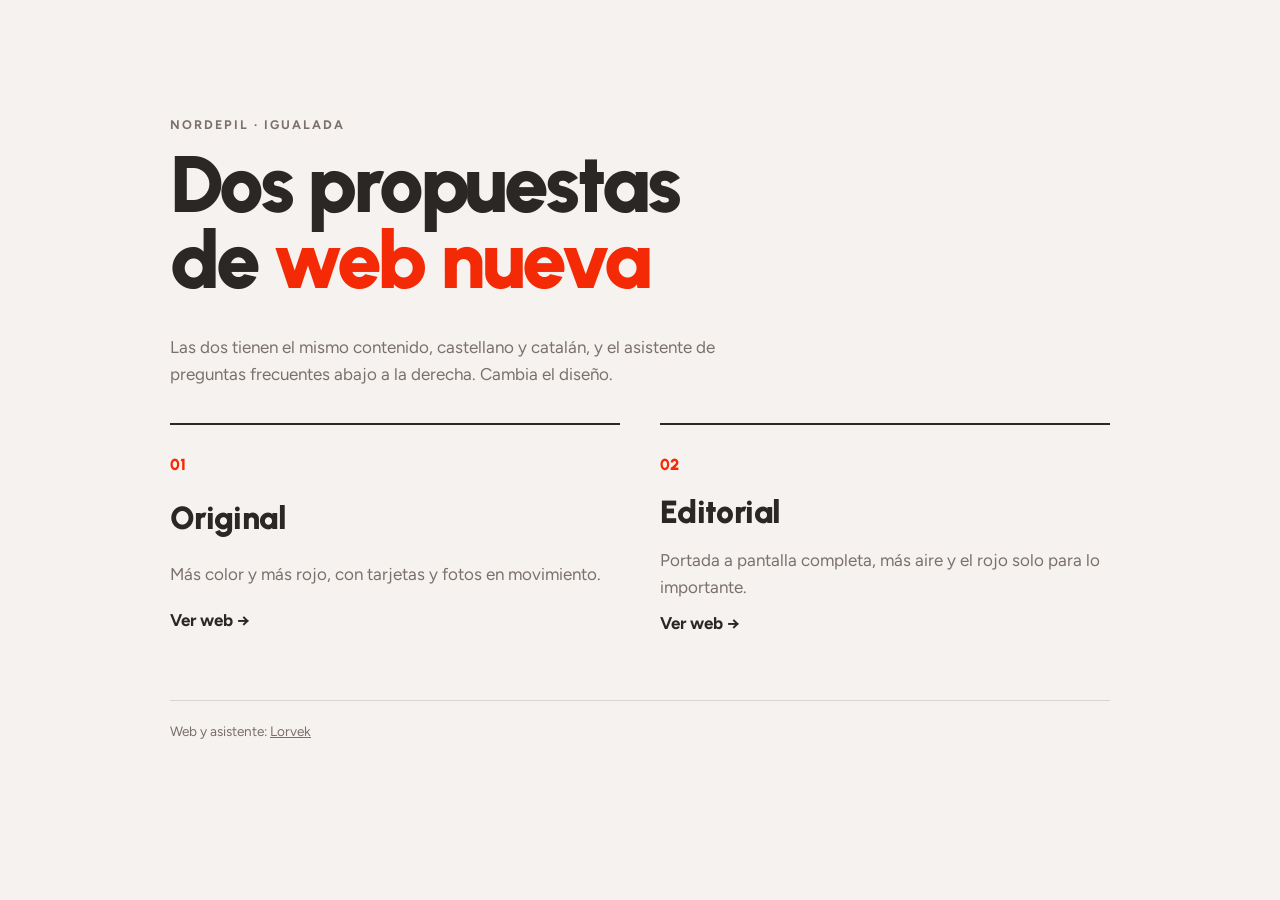
<file: index.html>
<!doctype html>
<html lang="es">
<head>
<meta charset="utf-8">
<meta name="robots" content="noindex, nofollow">
<meta name="viewport" content="width=device-width, initial-scale=1, viewport-fit=cover">
<title>Nordepil · Propuestas de web</title>
<link rel="icon" type="image/png" href="favicon-32.png">
<link rel="stylesheet" href="https://fonts.googleapis.com/css2?family=Figtree:wght@400;600;700&family=Urbanist:wght@800;900&display=swap">
<style>
  :root { --red: #F32A05; --ink: #2B2725; --muted: #7A706C; --cream: #F6F2EF; --hair: rgba(43,39,37,.14); }
  * { box-sizing: border-box; }
  body { margin: 0; background: var(--cream); color: var(--ink); font: 17px/1.55 "Figtree", system-ui, sans-serif; }
  main { max-width: 980px; margin: 0 auto; padding: clamp(48px, 9vw, 110px) 20px 48px; display: grid; gap: 36px; }
  .eyebrow { font-size: .78rem; font-weight: 700; letter-spacing: .16em; text-transform: uppercase; color: var(--muted); }
  h1 { font-family: "Urbanist", system-ui, sans-serif; font-weight: 900; font-size: clamp(2.6rem, 1.6rem + 5vw, 5rem); line-height: .95; letter-spacing: -.04em; margin: 10px 0 0; }
  h1 em { font-style: normal; color: var(--red); }
  p { margin: 0; color: var(--muted); max-width: 56ch; }
  .options { display: grid; grid-template-columns: repeat(2, minmax(0, 1fr)); gap: 0 40px; }
  .opt { display: grid; gap: 10px; padding: 28px 0; border-top: 2px solid var(--ink); text-decoration: none; color: inherit; }
  .opt .n { font-family: "Urbanist", sans-serif; font-weight: 900; color: var(--red); font-size: 1rem; }
  .opt h2 { font-family: "Urbanist", sans-serif; font-weight: 900; font-size: 2rem; margin: 0; letter-spacing: -.02em; }
  .opt span.go { font-weight: 700; display: inline-flex; gap: 8px; align-items: center; }
  .opt:hover h2, .opt:focus-visible h2 { color: var(--red); }
  footer { font-size: .85rem; color: var(--muted); border-top: 1px solid var(--hair); padding-top: 20px; }
  footer a { color: inherit; }
  @media (max-width: 640px) { .options { grid-template-columns: 1fr; } }
</style>
</head>
<body>
<main>
  <div>
    <span class="eyebrow">Nordepil · Igualada</span>
    <h1>Dos propuestas<br>de <em>web nueva</em></h1>
  </div>
  <p>Las dos tienen el mismo contenido, castellano y catalán, y el asistente de preguntas frecuentes abajo a la derecha. Cambia el diseño.</p>
  <div class="options">
    <a class="opt" href="original/"><span class="n">01</span><h2>Original</h2><p>Más color y más rojo, con tarjetas y fotos en movimiento.</p><span class="go">Ver web →</span></a>
    <a class="opt" href="editorial/"><span class="n">02</span><h2>Editorial</h2><p>Portada a pantalla completa, más aire y el rojo solo para lo importante.</p><span class="go">Ver web →</span></a>
  </div>
  <footer>Web y asistente: <a href="https://lorvekai.github.io/lorvekai-web/" target="_blank" rel="noopener">Lorvek</a></footer>
</main>
</body>
</html>
</file>
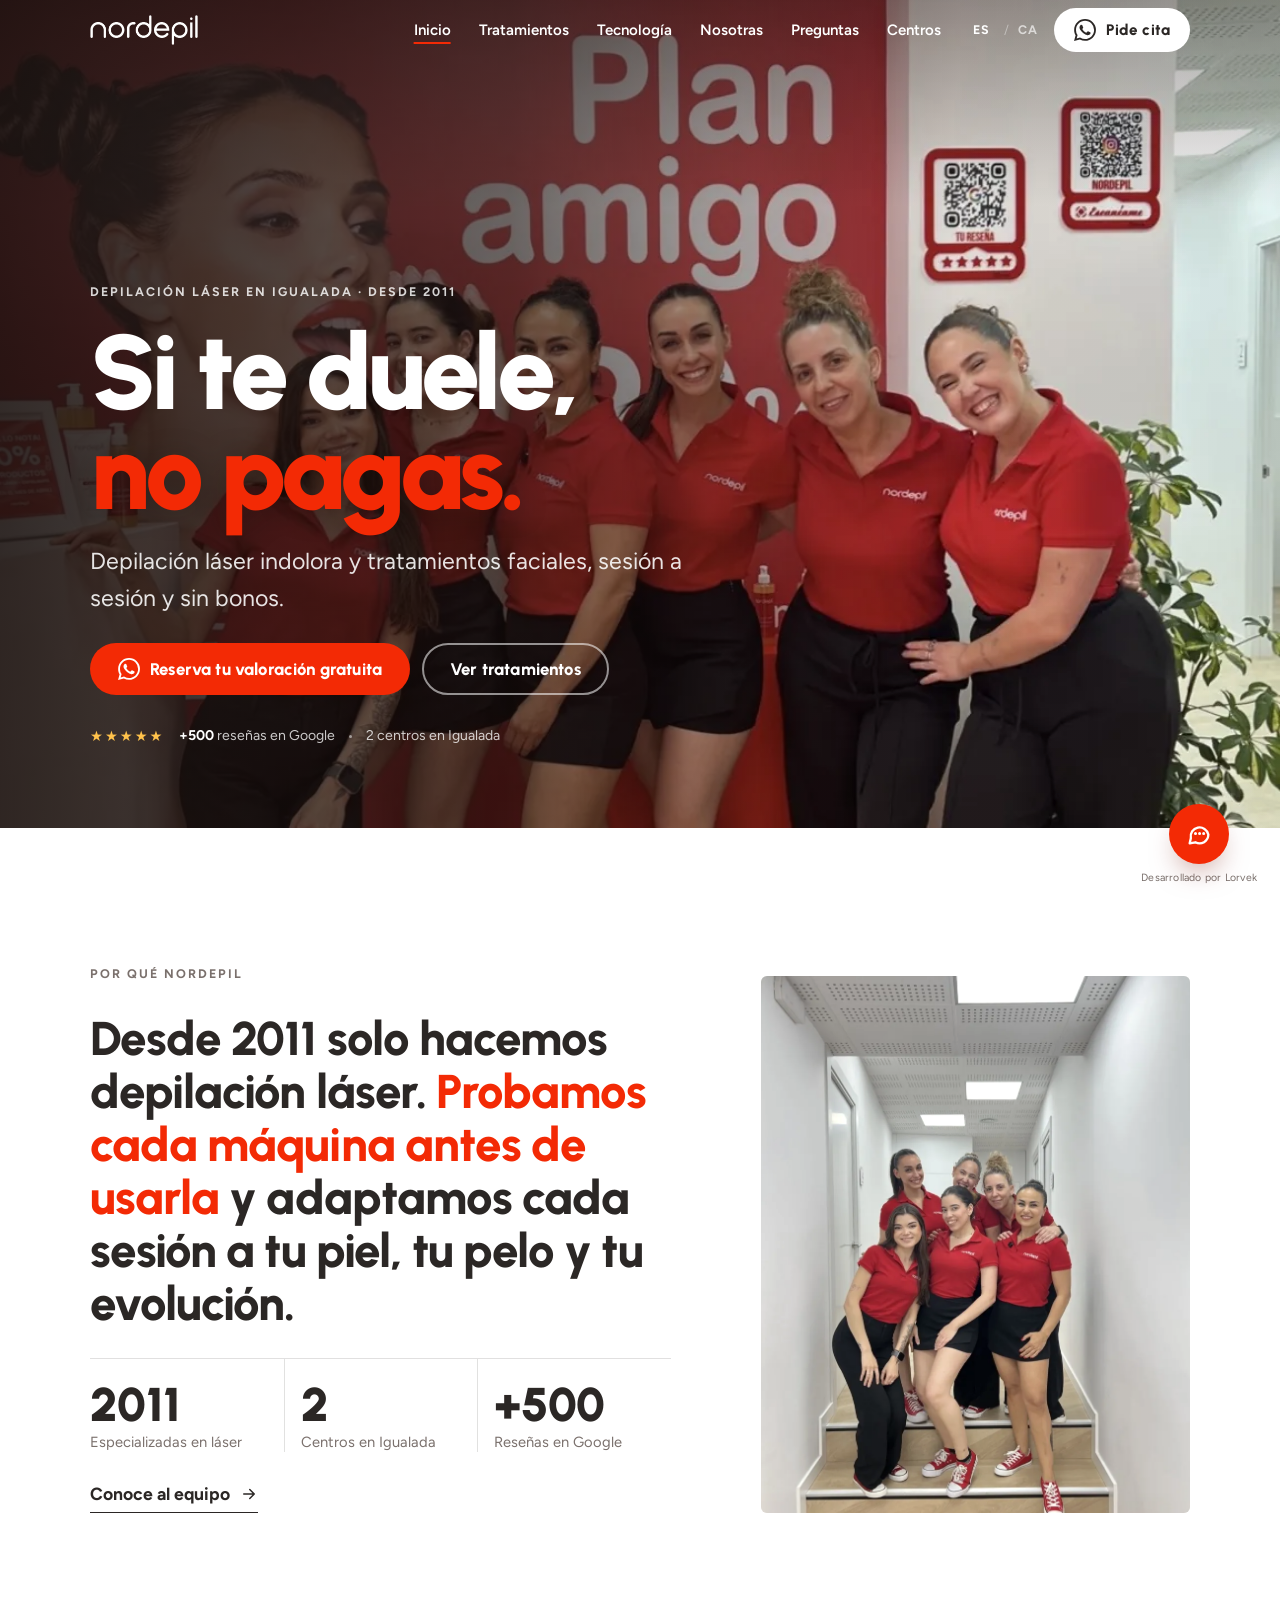
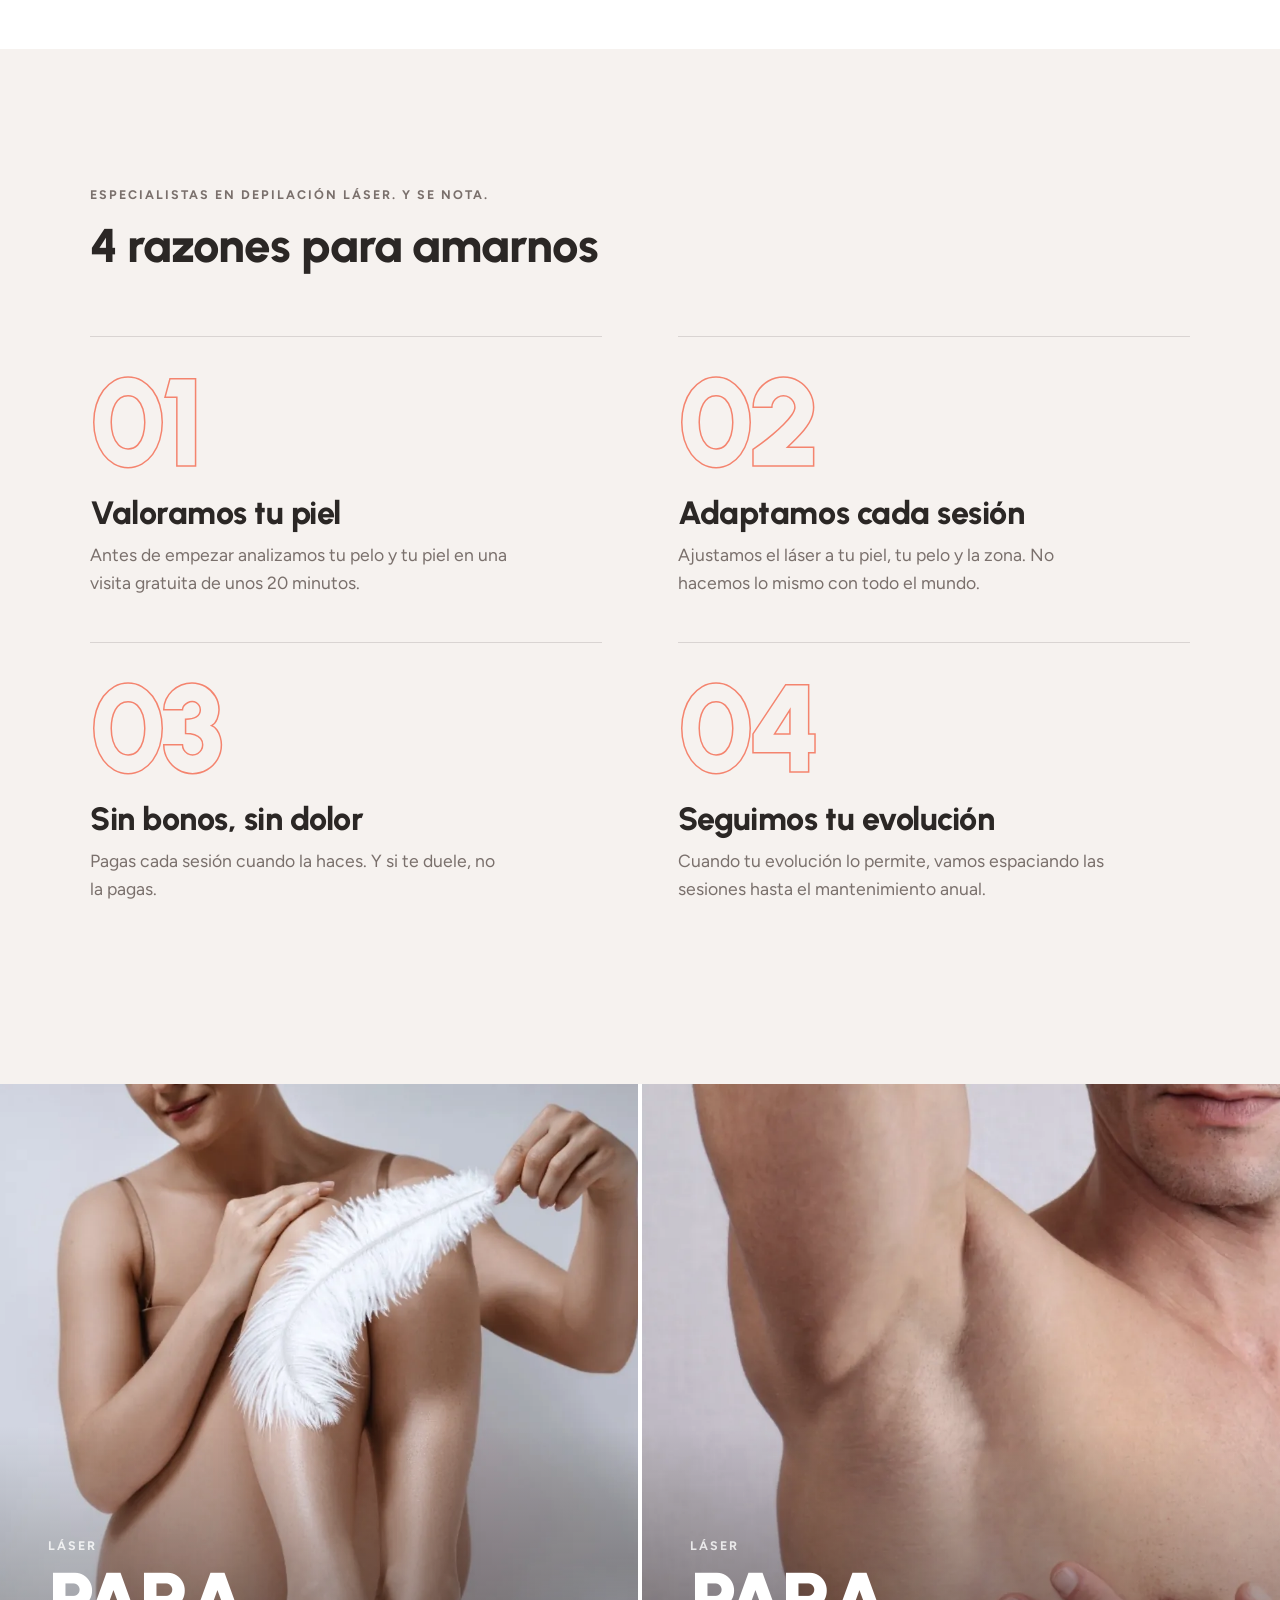
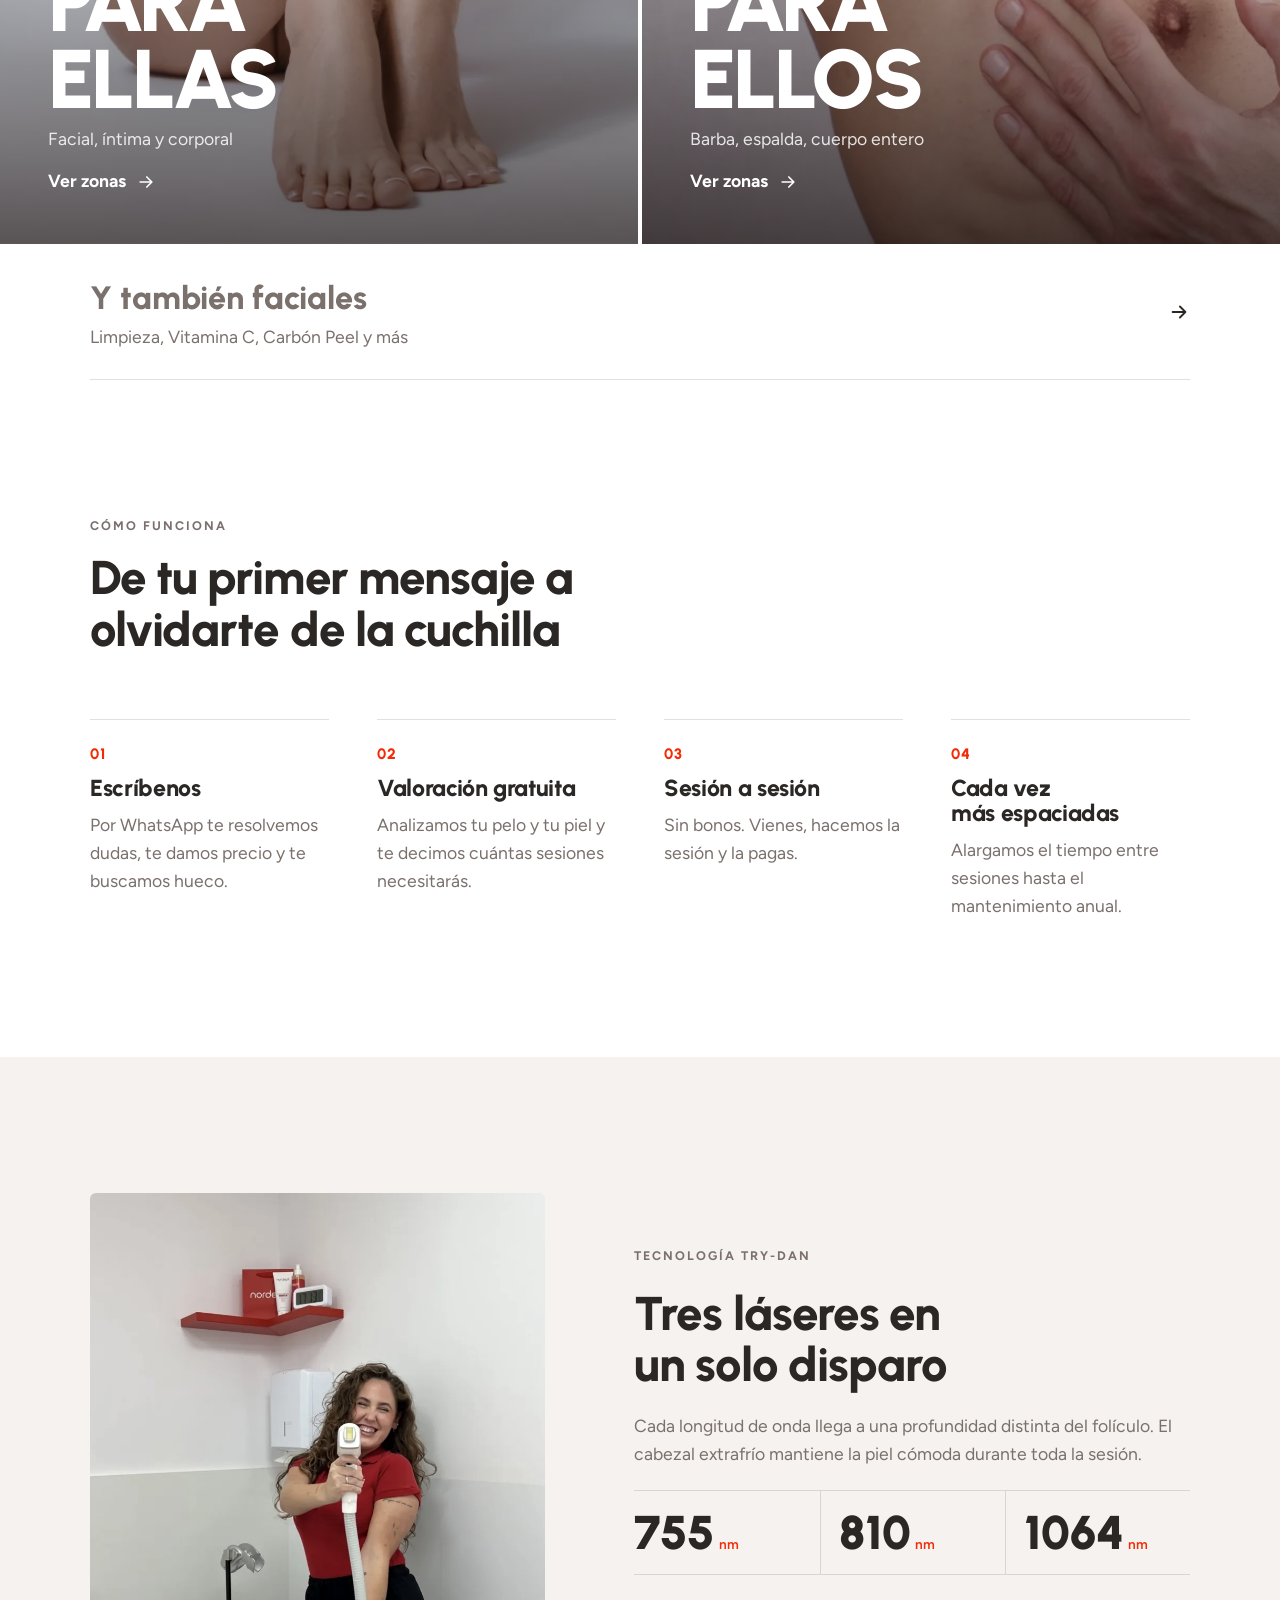
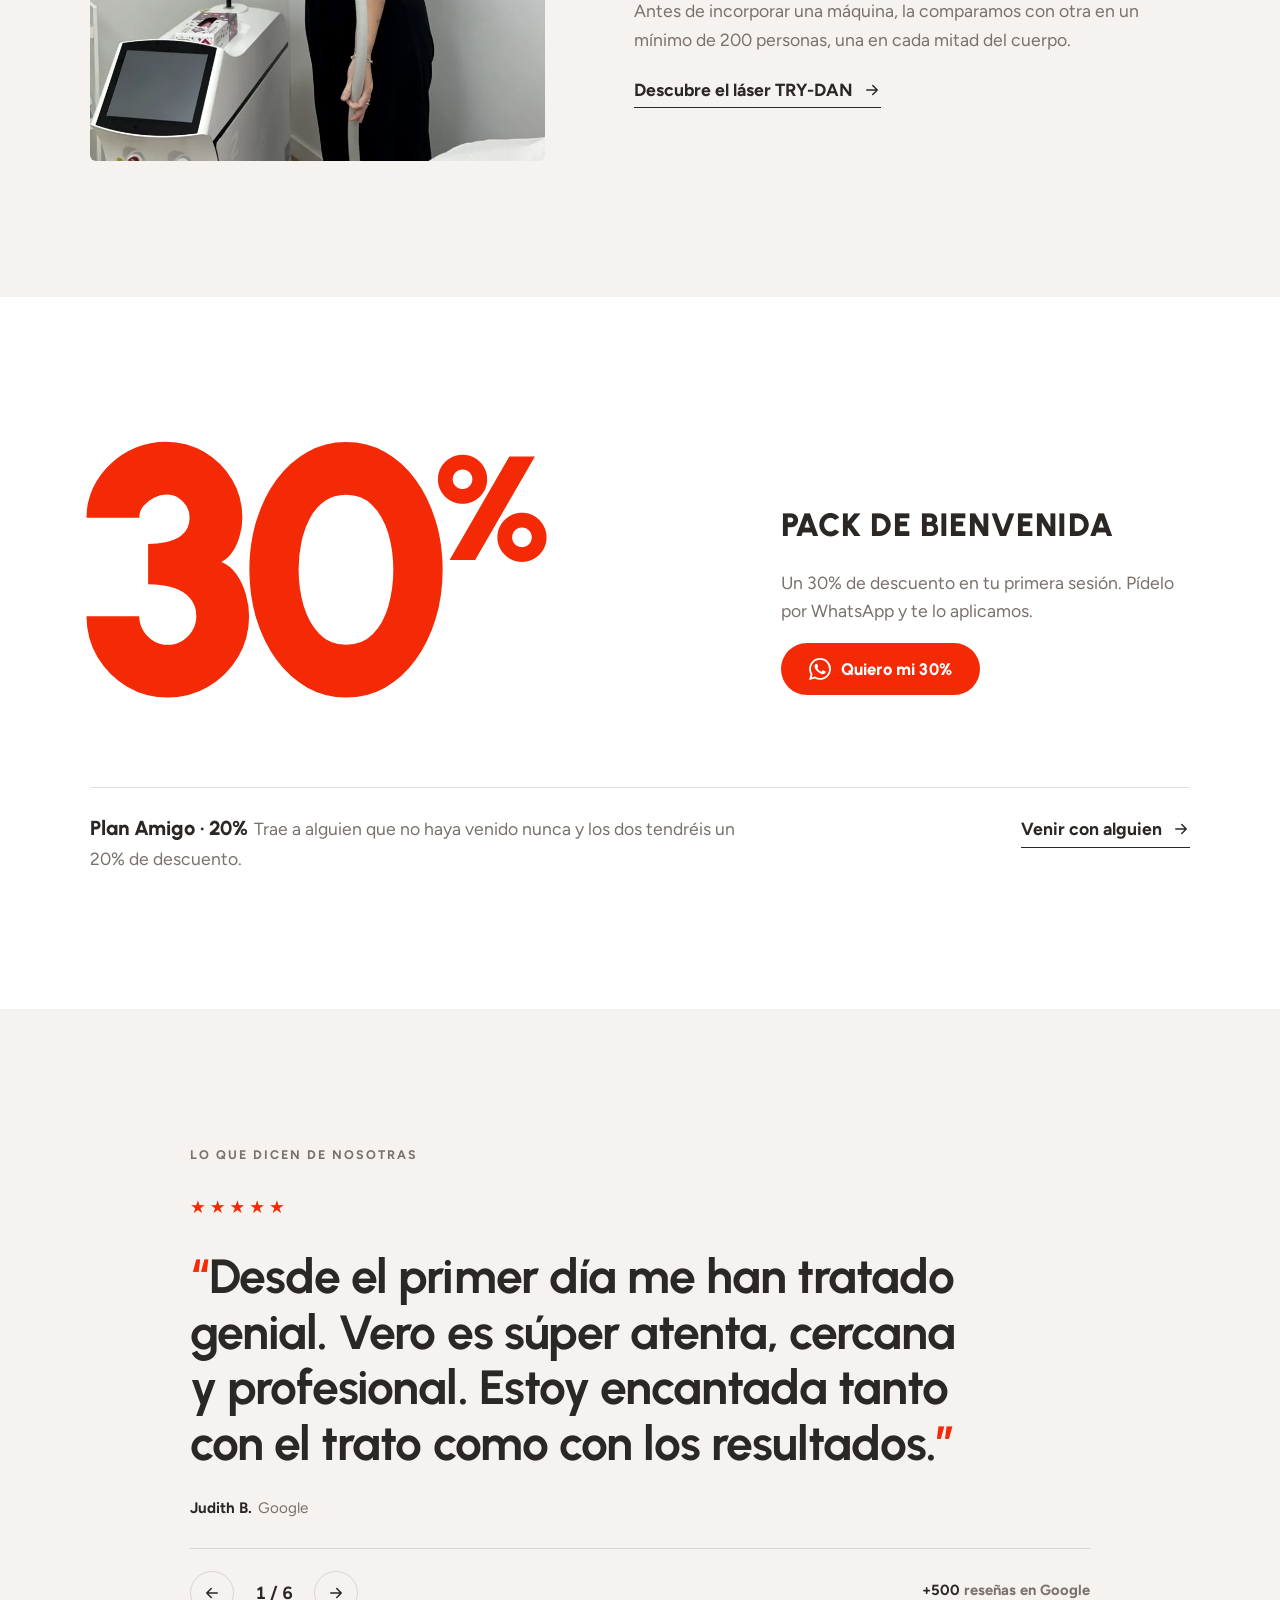
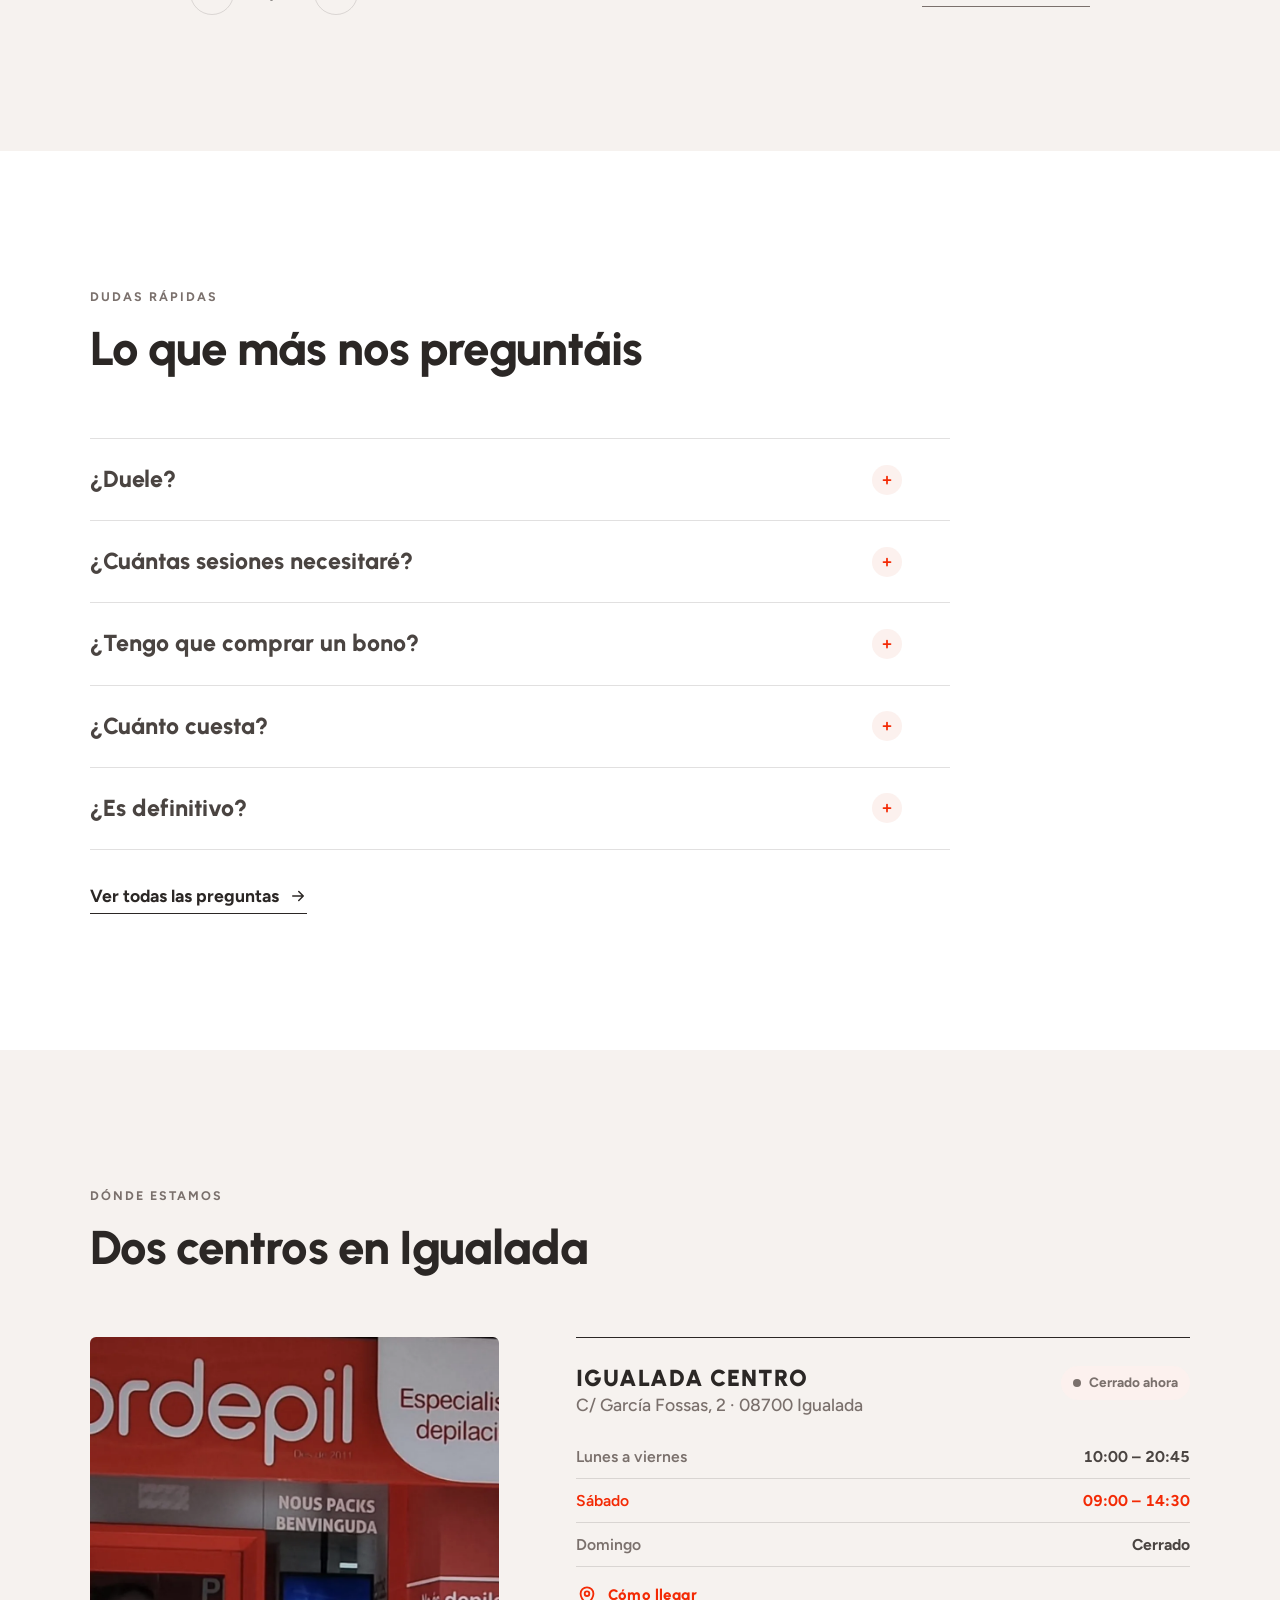
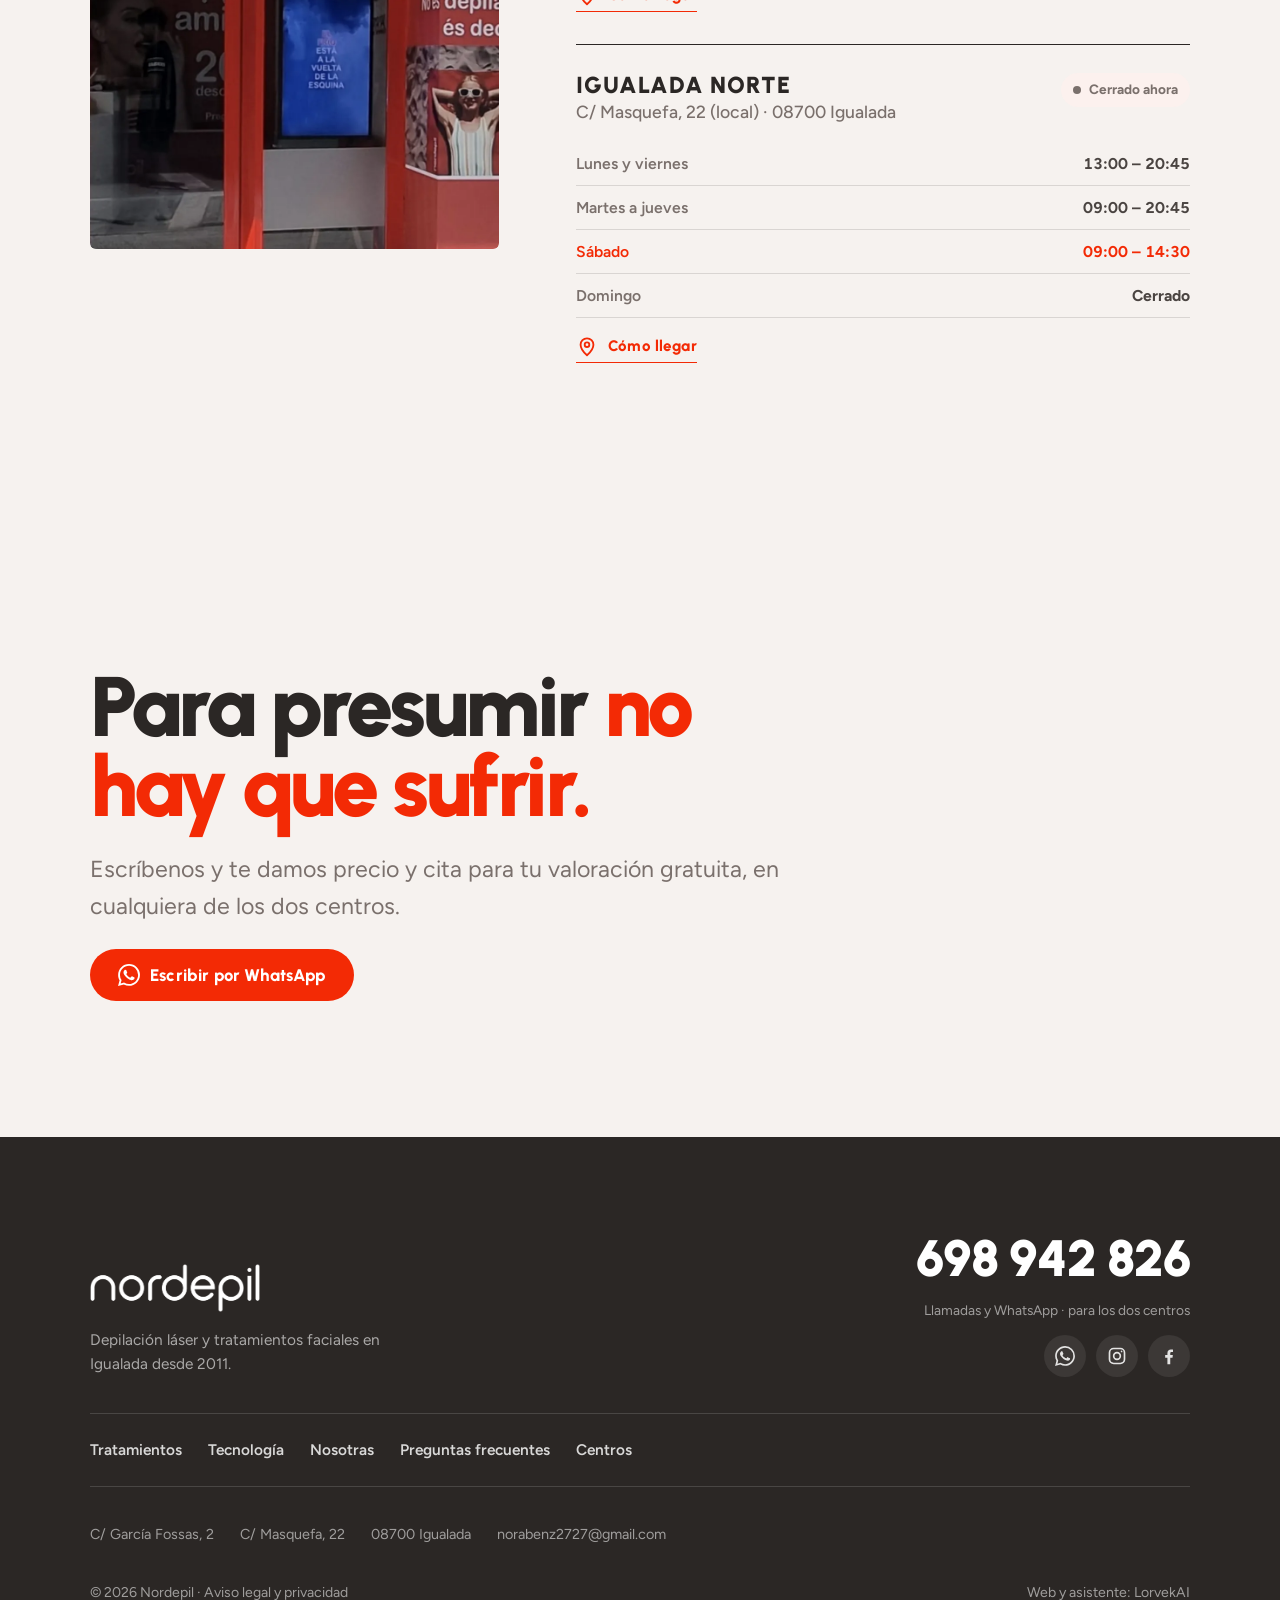
<file: editorial/index.html>
<!doctype html><html><head><meta charset=utf8><meta name=viewport content="width=device-width,initial-scale=1,viewport-fit=cover"><style>:root{color-scheme:light;box-sizing:border-box;padding-top:env(safe-area-inset-top,0px);padding-bottom:env(safe-area-inset-bottom,0px)}html{scroll-padding-top:env(safe-area-inset-top,0px)}body{margin:0;padding:0;font:14px -apple-system,BlinkMacSystemFont,sans-serif;background:#fff;color:#000}img{max-width:100%}[hidden]:not([hidden=until-found i]){display:none!important}</style></head><body class="home">
<!doctype html>
<html lang="es" data-lang="es">
<head>
<meta charset="utf-8">
<meta name="robots" content="noindex, nofollow">
<meta name="viewport" content="width=device-width, initial-scale=1, viewport-fit=cover">
<title>Nordepil · Versión editorial</title>
<meta name="title-es" content="Nordepil · Versión editorial">
<meta name="title-ca" content="Nordepil · Versió editorial">
<meta name="description" content="Centro especializado en depilación láser y tratamientos faciales en Igualada desde 2011. Tecnología triláser TRY-DAN, sesión a sesión y sin bonos. Si te duele, no pagas.">
<meta name="theme-color" content="#F32A05">
<link rel="canonical" href="https://depilacionlasernordepil.com/">
<meta property="og:type" content="website">
<meta property="og:site_name" content="Nordepil">
<meta property="og:title" content="Nordepil · Depilación láser en Igualada">
<meta property="og:description" content="Centro especializado en depilación láser y tratamientos faciales en Igualada desde 2011. Tecnología triláser TRY-DAN, sesión a sesión y sin bonos. Si te duele, no pagas.">
<meta property="og:image" content="https://depilacionlasernordepil.com/img/equipo-plan-amigo.jpg">
<meta property="og:locale" content="es_ES">
<meta property="og:locale:alternate" content="ca_ES">
<link rel="icon" type="image/png" sizes="32x32" href="img/favicon-32.png">
<link rel="apple-touch-icon" href="img/apple-touch-icon.png">
<link rel="preconnect" href="https://fonts.googleapis.com">
<link rel="preconnect" href="https://fonts.gstatic.com" crossorigin>
<link rel="stylesheet" href="https://fonts.googleapis.com/css2?family=Figtree:ital,wght@0,400;0,500;0,600;0,700;1,400&family=Urbanist:wght@700;800;900&display=swap">
<link rel="stylesheet" href="css/styles.css">
<link rel="stylesheet" href="css/v2.css">
</head>
<body>
<a class="skip" href="#main"><span lang="es">Saltar al contenido</span><span lang="ca">Anar al contingut</span></a>
<header class="site-header">
  <div class="wrap">
    <a class="brand" href="index.html" aria-label="Nordepil"><img class="logo-dark" src="img/logo-rojo.png" alt="Nordepil" width="1702" height="474"><img class="logo-light" src="img/logo-blanco.png" alt="" width="1702" height="474"></a>
    <nav class="nav" id="nav" aria-label="Menú">
        <a href="index.html" aria-current="page"><span lang="es">Inicio</span><span lang="ca">Inici</span></a>
        <a href="tratamientos.html"><span lang="es">Tratamientos</span><span lang="ca">Tractaments</span></a>
        <a href="tecnologia.html"><span lang="es">Tecnología</span><span lang="ca">Tecnologia</span></a>
        <a href="nosotras.html"><span lang="es">Nosotras</span><span lang="ca">Nosaltres</span></a>
        <a href="preguntas.html"><span lang="es">Preguntas</span><span lang="ca">Preguntes</span></a>
        <a href="centros.html"><span lang="es">Centros</span><span lang="ca">Centres</span></a>
    </nav>
    <div class="header-tools">
      <div class="lang" role="group" aria-label="Idioma">
        <button type="button" data-set-lang="es" aria-pressed="true">ES</button>
        <button type="button" data-set-lang="ca" aria-pressed="false">CA</button>
      </div>
      <a class="btn btn--red btn--small header-cta" data-wa="cabecera" href="https://wa.me/34698942826"><svg viewBox="0 0 24 24" fill="currentColor" aria-hidden="true"><path d="M17.472 14.382c-.297-.149-1.758-.867-2.03-.967-.273-.099-.471-.148-.67.15-.197.297-.767.966-.94 1.164-.173.199-.347.223-.644.075-.297-.15-1.255-.463-2.39-1.475-.883-.788-1.48-1.761-1.653-2.059-.173-.297-.018-.458.13-.606.134-.133.298-.347.446-.52.149-.174.198-.298.298-.497.099-.198.05-.371-.025-.52-.075-.149-.669-1.612-.916-2.207-.242-.579-.487-.5-.669-.51-.173-.008-.371-.01-.57-.01-.198 0-.52.074-.792.372-.272.297-1.04 1.016-1.04 2.479 0 1.462 1.065 2.875 1.213 3.074.149.198 2.096 3.2 5.077 4.487.709.306 1.262.489 1.694.625.712.227 1.36.195 1.871.118.571-.085 1.758-.719 2.006-1.413.248-.694.248-1.289.173-1.413-.074-.124-.272-.198-.57-.347m-5.421 7.403h-.004a9.87 9.87 0 01-5.031-1.378l-.361-.214-3.741.982.998-3.648-.235-.374a9.86 9.86 0 01-1.51-5.26c.001-5.45 4.436-9.884 9.888-9.884 2.64 0 5.122 1.03 6.988 2.898a9.825 9.825 0 012.893 6.994c-.003 5.45-4.437 9.884-9.885 9.884m8.413-18.297A11.815 11.815 0 0012.05 0C5.495 0 .16 5.335.157 11.892c0 2.096.547 4.142 1.588 5.945L.057 24l6.305-1.654a11.882 11.882 0 005.683 1.448h.005c6.554 0 11.89-5.335 11.893-11.893a11.821 11.821 0 00-3.48-8.413z"/></svg><span lang="es">Pide cita</span><span lang="ca">Demana cita</span></a>
      <button class="menu-toggle" type="button" aria-expanded="false" aria-controls="nav" aria-label="Menú"><svg viewBox="0 0 24 24" fill="none" stroke="currentColor" stroke-width="2.4" stroke-linecap="round" aria-hidden="true"><path d="M4 7h16M4 12h16M4 17h16"/></svg></button>
    </div>
  </div>
</header>
<main id="main">
<section class="cover">
  <picture class="cover-media"><source srcset="img/equipo-plan-amigo.webp" type="image/webp"><img src="img/equipo-plan-amigo.jpg" alt="El equipo de Nordepil con el uniforme rojo en la recepción del centro" fetchpriority="high"></picture>
  <div class="wrap">
    <div class="cover-copy">
      <span class="eyebrow reveal"><span lang="es">Depilación láser en Igualada · desde 2011</span><span lang="ca">Depilació làser a Igualada · des de 2011</span></span>
      <h1 class="reveal reveal-2"><span lang="es">Si te duele, <em>no pagas.</em></span><span lang="ca">Si et fa mal, <em>no pagues.</em></span></h1>
      <p class="lede reveal reveal-3" lang="es">Depilación láser indolora y tratamientos faciales, sesión a sesión y sin bonos.</p><p class="lede reveal reveal-3" lang="ca">Depilació làser indolora i tractaments facials, sessió a sessió i sense bons.</p>
      <div class="btn-row reveal reveal-3">
        <a class="btn btn--red" data-wa="inicio-hero" href="https://wa.me/34698942826"><svg viewBox="0 0 24 24" fill="currentColor" aria-hidden="true"><path d="M17.472 14.382c-.297-.149-1.758-.867-2.03-.967-.273-.099-.471-.148-.67.15-.197.297-.767.966-.94 1.164-.173.199-.347.223-.644.075-.297-.15-1.255-.463-2.39-1.475-.883-.788-1.48-1.761-1.653-2.059-.173-.297-.018-.458.13-.606.134-.133.298-.347.446-.52.149-.174.198-.298.298-.497.099-.198.05-.371-.025-.52-.075-.149-.669-1.612-.916-2.207-.242-.579-.487-.5-.669-.51-.173-.008-.371-.01-.57-.01-.198 0-.52.074-.792.372-.272.297-1.04 1.016-1.04 2.479 0 1.462 1.065 2.875 1.213 3.074.149.198 2.096 3.2 5.077 4.487.709.306 1.262.489 1.694.625.712.227 1.36.195 1.871.118.571-.085 1.758-.719 2.006-1.413.248-.694.248-1.289.173-1.413-.074-.124-.272-.198-.57-.347m-5.421 7.403h-.004a9.87 9.87 0 01-5.031-1.378l-.361-.214-3.741.982.998-3.648-.235-.374a9.86 9.86 0 01-1.51-5.26c.001-5.45 4.436-9.884 9.888-9.884 2.64 0 5.122 1.03 6.988 2.898a9.825 9.825 0 012.893 6.994c-.003 5.45-4.437 9.884-9.885 9.884m8.413-18.297A11.815 11.815 0 0012.05 0C5.495 0 .16 5.335.157 11.892c0 2.096.547 4.142 1.588 5.945L.057 24l6.305-1.654a11.882 11.882 0 005.683 1.448h.005c6.554 0 11.89-5.335 11.893-11.893a11.821 11.821 0 00-3.48-8.413z"/></svg><span lang="es">Reserva tu valoración gratuita</span><span lang="ca">Reserva la teva valoració gratuïta</span></a>
        <a class="btn btn--ghost" href="tratamientos.html"><span lang="es">Ver tratamientos</span><span lang="ca">Veure tractaments</span></a>
      </div>
      <a class="proof" href="#opiniones"><span class="stars" aria-hidden="true">★★★★★</span><span><b>+500</b> <span lang="es">reseñas en Google</span><span lang="ca">ressenyes a Google</span></span><i aria-hidden="true"></i><span><span lang="es">2 centros en Igualada</span><span lang="ca">2 centres a Igualada</span></span></a>
    </div>
  </div>
</section>

<section class="section">
  <div class="wrap intro">
    <div class="intro-copy sr">
      <span class="eyebrow"><span lang="es">Por qué Nordepil</span><span lang="ca">Per què Nordepil</span></span>
      <p class="big" lang="es">Desde 2011 solo hacemos depilación láser. <span class="mark">Probamos cada máquina antes de usarla</span> y adaptamos cada sesión a tu piel, tu pelo y tu evolución.</p><p class="big" lang="ca">Des de 2011 només fem depilació làser. <span class="mark">Provem cada màquina abans de fer-la servir</span> i adaptem cada sessió a la teva pell, el teu pèl i la teva evolució.</p>
      <ul class="figures">
        <li><strong data-count="2011" data-from="1990">2011</strong><span><span lang="es">Especializadas en láser</span><span lang="ca">Especialitzades en làser</span></span></li>
        <li><strong data-count="2">2</strong><span><span lang="es">Centros en Igualada</span><span lang="ca">Centres a Igualada</span></span></li>
        <li><strong data-count="500" data-prefix="+">+500</strong><span><span lang="es">Reseñas en Google</span><span lang="ca">Ressenyes a Google</span></span></li>
      </ul>
      <div><a class="link-arrow" href="nosotras.html"><span lang="es">Conoce al equipo</span><span lang="ca">Coneix l'equip</span><svg viewBox="0 0 24 24" fill="none" stroke="currentColor" stroke-width="2" stroke-linecap="round" stroke-linejoin="round" aria-hidden="true"><path d="M5 12h14M13 6l6 6-6 6"/></svg></a></div>
    </div>
    <div class="ph ph--portrait sr"><picture><source srcset="img/equipo-escalera.webp" type="image/webp"><img src="img/equipo-escalera.jpg" alt="El equipo de Nordepil posando en la escalera del centro" loading="lazy"></picture></div>
  </div>
</section>

<section class="section section--blush">
  <div class="wrap">
    <div class="section-head sr">
      <span class="eyebrow"><span lang="es">Especialistas en depilación láser. Y se nota.</span><span lang="ca">Especialistes en depilació làser. I es nota.</span></span>
      <h2><span lang="es">4 razones para amarnos</span><span lang="ca">4 raons per estimar-nos</span></h2>
    </div>
    <ol class="reasons-ed">
      <li class="sr"><span class="n" aria-hidden="true">01</span><h3><span lang="es">Valoramos tu piel</span><span lang="ca">Valorem la teva pell</span></h3><p lang="es">Antes de empezar analizamos tu pelo y tu piel en una visita gratuita de unos 20 minutos.</p><p lang="ca">Abans de començar analitzem el teu pèl i la teva pell en una visita gratuïta d'uns 20 minuts.</p></li>
      <li class="sr"><span class="n" aria-hidden="true">02</span><h3><span lang="es">Adaptamos cada sesión</span><span lang="ca">Adaptem cada sessió</span></h3><p lang="es">Ajustamos el láser a tu piel, tu pelo y la zona. No hacemos lo mismo con todo el mundo.</p><p lang="ca">Ajustem el làser a la teva pell, el teu pèl i la zona. No fem el mateix amb tothom.</p></li>
      <li class="sr"><span class="n" aria-hidden="true">03</span><h3><span lang="es">Sin bonos, sin dolor</span><span lang="ca">Sense bons, sense dolor</span></h3><p lang="es">Pagas cada sesión cuando la haces. Y si te duele, no la pagas.</p><p lang="ca">Pagues cada sessió quan la fas. I si et fa mal, no la pagues.</p></li>
      <li class="sr"><span class="n" aria-hidden="true">04</span><h3><span lang="es">Seguimos tu evolución</span><span lang="ca">Seguim la teva evolució</span></h3><p lang="es">Cuando tu evolución lo permite, vamos espaciando las sesiones hasta el mantenimiento anual.</p><p lang="ca">Quan la teva evolució ho permet, anem espaiant les sessions fins al manteniment anual.</p></li>
    </ol>
  </div>
</section>

<section aria-label="Tratamientos">
  <div class="duo">
    <a class="duo-block" href="tratamientos.html#ellas"><picture><source srcset="img/ellas.webp" type="image/webp"><img src="img/ellas.jpg" alt="Piernas suaves después de la depilación láser" loading="lazy"></picture><span class="kicker"><span lang="es">Láser</span><span lang="ca">Làser</span></span><h3><span lang="es">Para<br>ellas</span><span lang="ca">Per a<br>elles</span></h3><p lang="es">Facial, íntima y corporal</p><p lang="ca">Facial, íntima i corporal</p><span class="go"><span lang="es">Ver zonas</span><span lang="ca">Veure zones</span><svg viewBox="0 0 24 24" fill="none" stroke="currentColor" stroke-width="2" stroke-linecap="round" stroke-linejoin="round" aria-hidden="true"><path d="M5 12h14M13 6l6 6-6 6"/></svg></span></a>
    <a class="duo-block" href="tratamientos.html#ellos"><picture><source srcset="img/ellos.webp" type="image/webp"><img src="img/ellos.jpg" alt="Axila masculina tras la depilación láser" loading="lazy"></picture><span class="kicker"><span lang="es">Láser</span><span lang="ca">Làser</span></span><h3><span lang="es">Para<br>ellos</span><span lang="ca">Per a<br>ells</span></h3><p lang="es">Barba, espalda, cuerpo entero</p><p lang="ca">Barba, esquena, cos sencer</p><span class="go"><span lang="es">Ver zonas</span><span lang="ca">Veure zones</span><svg viewBox="0 0 24 24" fill="none" stroke="currentColor" stroke-width="2" stroke-linecap="round" stroke-linejoin="round" aria-hidden="true"><path d="M5 12h14M13 6l6 6-6 6"/></svg></span></a>
  </div>
  <div class="wrap">
    <a class="duo-extra" href="tratamientos.html#faciales"><div><strong><span lang="es">Y también faciales</span><span lang="ca">I també facials</span></strong><br><span lang="es">Limpieza, Vitamina C, Carbón Peel y más</span><span lang="ca">Neteja, Vitamina C, Carbon Peel i més</span></div><svg viewBox="0 0 24 24" fill="none" stroke="currentColor" stroke-width="2" stroke-linecap="round" stroke-linejoin="round" aria-hidden="true"><path d="M5 12h14M13 6l6 6-6 6"/></svg></a>
  </div>
</section>

<section class="section">
  <div class="wrap">
    <div class="section-head sr">
      <span class="eyebrow"><span lang="es">Cómo funciona</span><span lang="ca">Com funciona</span></span>
      <h2><span lang="es">De tu primer mensaje a olvidarte de la cuchilla</span><span lang="ca">Del primer missatge a oblidar-te de la fulla</span></h2>
    </div>
    <ol class="flow">
      <li class="sr"><span class="k">01</span><h3><span lang="es">Escríbenos</span><span lang="ca">Escriu-nos</span></h3><p lang="es">Por WhatsApp te resolvemos dudas, te damos precio y te buscamos hueco.</p><p lang="ca">Per WhatsApp et resolem dubtes, et donem preu i et busquem hora.</p></li>
      <li class="sr"><span class="k">02</span><h3><span lang="es">Valoración gratuita</span><span lang="ca">Valoració gratuïta</span></h3><p lang="es">Analizamos tu pelo y tu piel y te decimos cuántas sesiones necesitarás.</p><p lang="ca">Analitzem el teu pèl i la teva pell i et diem quantes sessions necessitaràs.</p></li>
      <li class="sr"><span class="k">03</span><h3><span lang="es">Sesión a sesión</span><span lang="ca">Sessió a sessió</span></h3><p lang="es">Sin bonos. Vienes, hacemos la sesión y la pagas.</p><p lang="ca">Sense bons. Vens, fem la sessió i la pagues.</p></li>
      <li class="sr"><span class="k">04</span><h3><span lang="es">Cada vez más espaciadas</span><span lang="ca">Cada cop més espaiades</span></h3><p lang="es">Alargamos el tiempo entre sesiones hasta el mantenimiento anual.</p><p lang="ca">Allarguem el temps entre sessions fins al manteniment anual.</p></li>
    </ol>
  </div>
</section>

<section class="section section--blush">
  <div class="wrap tech">
    <div class="ph ph--portrait sr"><picture><source srcset="img/equipo-laser.webp" type="image/webp"><img src="img/equipo-laser.jpg" alt="Una depiladora de Nordepil sonriendo con el cabezal del láser TRY-DAN en la mano" loading="lazy"></picture></div>
    <div class="tech-copy sr">
      <span class="eyebrow"><span lang="es">Tecnología TRY-DAN</span><span lang="ca">Tecnologia TRY-DAN</span></span>
      <h2><span lang="es">Tres láseres en un solo disparo</span><span lang="ca">Tres làsers en un sol tret</span></h2>
      <p lang="es">Cada longitud de onda llega a una profundidad distinta del folículo. El cabezal extrafrío mantiene la piel cómoda durante toda la sesión.</p><p lang="ca">Cada longitud d'ona arriba a una profunditat diferent del fol·licle. El capçal extrafred manté la pell còmoda durant tota la sessió.</p>
      <div class="nm" aria-label="Longitudes de onda"><span>755<small>nm</small></span><span>810<small>nm</small></span><span>1064<small>nm</small></span></div>
      <p lang="es">Antes de incorporar una máquina, la comparamos con otra en un mínimo de 200 personas, una en cada mitad del cuerpo.</p><p lang="ca">Abans d'incorporar una màquina, la comparem amb una altra en un mínim de 200 persones, una a cada meitat del cos.</p>
      <div><a class="link-arrow" href="tecnologia.html"><span lang="es">Descubre el láser TRY-DAN</span><span lang="ca">Descobreix el làser TRY-DAN</span><svg viewBox="0 0 24 24" fill="none" stroke="currentColor" stroke-width="2" stroke-linecap="round" stroke-linejoin="round" aria-hidden="true"><path d="M5 12h14M13 6l6 6-6 6"/></svg></a></div>
    </div>
  </div>
</section>

<section class="section">
  <div class="wrap">
    <div class="offer sr">
      <div class="offer-num" aria-label="30%">30<sup>%</sup></div>
      <div class="offer-copy">
        <span class="label"><span lang="es">Pack de Bienvenida</span><span lang="ca">Pack de Benvinguda</span></span>
        <p lang="es">Un 30% de descuento en tu primera sesión. Pídelo por WhatsApp y te lo aplicamos.</p><p lang="ca">Un 30% de descompte en la teva primera sessió. Demana-ho per WhatsApp i te l'apliquem.</p>
        <div><a class="btn btn--red" data-wa="inicio-promo-bienvenida" href="https://wa.me/34698942826"><svg viewBox="0 0 24 24" fill="currentColor" aria-hidden="true"><path d="M17.472 14.382c-.297-.149-1.758-.867-2.03-.967-.273-.099-.471-.148-.67.15-.197.297-.767.966-.94 1.164-.173.199-.347.223-.644.075-.297-.15-1.255-.463-2.39-1.475-.883-.788-1.48-1.761-1.653-2.059-.173-.297-.018-.458.13-.606.134-.133.298-.347.446-.52.149-.174.198-.298.298-.497.099-.198.05-.371-.025-.52-.075-.149-.669-1.612-.916-2.207-.242-.579-.487-.5-.669-.51-.173-.008-.371-.01-.57-.01-.198 0-.52.074-.792.372-.272.297-1.04 1.016-1.04 2.479 0 1.462 1.065 2.875 1.213 3.074.149.198 2.096 3.2 5.077 4.487.709.306 1.262.489 1.694.625.712.227 1.36.195 1.871.118.571-.085 1.758-.719 2.006-1.413.248-.694.248-1.289.173-1.413-.074-.124-.272-.198-.57-.347m-5.421 7.403h-.004a9.87 9.87 0 01-5.031-1.378l-.361-.214-3.741.982.998-3.648-.235-.374a9.86 9.86 0 01-1.51-5.26c.001-5.45 4.436-9.884 9.888-9.884 2.64 0 5.122 1.03 6.988 2.898a9.825 9.825 0 012.893 6.994c-.003 5.45-4.437 9.884-9.885 9.884m8.413-18.297A11.815 11.815 0 0012.05 0C5.495 0 .16 5.335.157 11.892c0 2.096.547 4.142 1.588 5.945L.057 24l6.305-1.654a11.882 11.882 0 005.683 1.448h.005c6.554 0 11.89-5.335 11.893-11.893a11.821 11.821 0 00-3.48-8.413z"/></svg><span lang="es">Quiero mi 30%</span><span lang="ca">Vull el meu 30%</span></a></div>
      </div>
    </div>
    <div class="friend sr">
      <p><b>Plan Amigo · 20%</b><span lang="es">Trae a alguien que no haya venido nunca y los dos tendréis un 20% de descuento.</span><span lang="ca">Porta algú que no hagi vingut mai i tots dos tindreu un 20% de descompte.</span></p>
      <a class="link-arrow" data-wa="inicio-promo-amigo" href="https://wa.me/34698942826"><span lang="es">Venir con alguien</span><span lang="ca">Venir amb algú</span><svg viewBox="0 0 24 24" fill="none" stroke="currentColor" stroke-width="2" stroke-linecap="round" stroke-linejoin="round" aria-hidden="true"><path d="M5 12h14M13 6l6 6-6 6"/></svg></a>
    </div>
  </div>
</section>

<section class="section section--blush" id="opiniones">
  <div class="wrap quote-wrap">
    <span class="eyebrow"><span lang="es">Lo que dicen de nosotras</span><span lang="ca">El que diuen de nosaltres</span></span>
    <span class="quote-stars" aria-label="5 estrellas">★★★★★</span>
    <div class="quote-stage" data-quotes aria-live="polite"><figure><blockquote>Desde el primer día me han tratado genial. Vero es súper atenta, cercana y profesional. Estoy encantada tanto con el trato como con los resultados.</blockquote><cite><b>Judith B.</b>Google</cite></figure><figure aria-hidden="true"><blockquote>Desde la primera sesión ya empecé a notar los resultados, y con cada sesión se hacen más visibles. ¡Recomiendo Nordepil al 100%!</blockquote><cite><b>Alba R.</b>Google</cite></figure><figure aria-hidden="true"><blockquote>Con solo una sesión ya he notado que me ha bajado mucho la densidad del pelo. Tanto Noa como Patri me han atendido súper bien.</blockquote><cite><b>Mireia F.</b>Google</cite></figure><figure aria-hidden="true"><blockquote>Muy buen servicio. Las empleadas son muy amables y atentas. ¡Una experiencia muy buena!</blockquote><cite><b>Jana J.</b>Google</cite></figure><figure aria-hidden="true"><blockquote>Ho fan súper bé de veritat. El tracte, espectacular.</blockquote><cite><b>Albert V.</b>Google</cite></figure><figure aria-hidden="true"><blockquote>Molt contenta amb la Patri! Tracte genial i molt professional.</blockquote><cite><b>Elsa L.</b>Google</cite></figure></div>
    <div class="quote-nav">
      <button type="button" data-q="-1" aria-label="Anterior"><svg viewBox="0 0 24 24" fill="none" stroke="currentColor" stroke-width="2" stroke-linecap="round" stroke-linejoin="round" aria-hidden="true"><path d="M19 12H5M11 6l-6 6 6 6"/></svg></button>
      <span class="quote-count">1 / 6</span>
      <button type="button" data-q="1" aria-label="Siguiente"><svg viewBox="0 0 24 24" fill="none" stroke="currentColor" stroke-width="2" stroke-linecap="round" stroke-linejoin="round" aria-hidden="true"><path d="M5 12h14M13 6l6 6-6 6"/></svg></button>
      <span class="spacer"></span>
      <a class="quote-total link-arrow" href="https://www.google.com/search?q=nordepil+igualada" target="_blank" rel="noopener"><span><b>+500</b> <span lang="es">reseñas en Google</span><span lang="ca">ressenyes a Google</span></span></a>
    </div>
  </div>
</section>

<section class="section">
  <div class="wrap">
    <div class="section-head">
      <span class="eyebrow"><span lang="es">Dudas rápidas</span><span lang="ca">Dubtes ràpids</span></span>
      <h2><span lang="es">Lo que más nos preguntáis</span><span lang="ca">El que més ens pregunteu</span></h2>
    </div>
    <div class="faq">
      <details>
        <summary><span lang="es">¿Duele?</span><span lang="ca">Fa mal?</span></summary>
        <div class="answer">
          <p lang="es">Nuestro objetivo es que no. Como mucho notarás un ligero calor, y el cabezal extrafrío lo suaviza. Y si te duele, no pagas la sesión.</p>
          <p lang="ca">El nostre objectiu és que no. Com a molt notaràs una lleugera calor, i el capçal extrafred la suavitza. I si et fa mal, no pagues la sessió.</p>
        </div>
      </details>
      <details>
        <summary><span lang="es">¿Cuántas sesiones necesitaré?</span><span lang="ca">Quantes sessions necessitaré?</span></summary>
        <div class="answer">
          <p lang="es">Depende de tu piel, tu pelo y la zona. En la visita de valoración gratuita analizamos tu caso y te lo decimos en unos 20 minutos.</p>
          <p lang="ca">Depèn de la teva pell, el teu pèl i la zona. A la visita de valoració gratuïta analitzem el teu cas i t'ho diem en uns 20 minuts.</p>
        </div>
      </details>
      <details>
        <summary><span lang="es">¿Tengo que comprar un bono?</span><span lang="ca">He de comprar un bo?</span></summary>
        <div class="answer">
          <p lang="es">No. Trabajamos sesión a sesión: pagas cada sesión cuando la haces, sin tratamientos cerrados.</p>
          <p lang="ca">No. Treballem sessió a sessió: pagues cada sessió quan la fas, sense tractaments tancats.</p>
        </div>
      </details>
      <details>
        <summary><span lang="es">¿Cuánto cuesta?</span><span lang="ca">Quant costa?</span></summary>
        <div class="answer">
          <p lang="es">Depende de la zona y de tu caso, así que te pasamos el precio personalmente por WhatsApp. Recuerda que tu primera sesión tiene un 30% de descuento. <a data-wa="inicio-faq-precio" href="https://wa.me/34698942826">Pedir precio</a></p>
          <p lang="ca">Depèn de la zona i del teu cas, així que et passem el preu personalment per WhatsApp. Recorda que la teva primera sessió té un 30% de descompte. <a data-wa="inicio-faq-precio" href="https://wa.me/34698942826">Demanar preu</a></p>
        </div>
      </details>
      <details>
        <summary><span lang="es">¿Es definitivo?</span><span lang="ca">És definitiu?</span></summary>
        <div class="answer">
          <p lang="es">Se elimina la gran mayoría del vello y lo que queda es fino y casi invisible. Recomendamos una sesión de mantenimiento al año.</p>
          <p lang="ca">S'elimina la gran majoria del pèl i el que queda és fi i gairebé invisible. Recomanem una sessió de manteniment l'any.</p>
        </div>
      </details>
    </div>
    <p style="margin-top:32px"><a class="link-arrow" href="preguntas.html"><span lang="es">Ver todas las preguntas</span><span lang="ca">Veure totes les preguntes</span><svg viewBox="0 0 24 24" fill="none" stroke="currentColor" stroke-width="2" stroke-linecap="round" stroke-linejoin="round" aria-hidden="true"><path d="M5 12h14M13 6l6 6-6 6"/></svg></a></p>
  </div>
</section>

<section class="section section--blush">
  <div class="wrap">
    <div class="section-head">
      <span class="eyebrow"><span lang="es">Dónde estamos</span><span lang="ca">On som</span></span>
      <h2><span lang="es">Dos centros en Igualada</span><span lang="ca">Dos centres a Igualada</span></h2>
    </div>
    <div class="place">
      <div class="ph ph--portrait"><picture><source srcset="img/fachada-2.webp" type="image/webp"><img src="img/fachada-2.jpg" alt="Fachada roja de Nordepil con el rótulo Des de 2011" loading="lazy"></picture></div>
      <div class="centers">
      <article class="center" data-hours='{"1":["10:00","20:45"],"2":["10:00","20:45"],"3":["10:00","20:45"],"4":["10:00","20:45"],"5":["10:00","20:45"],"6":["09:00","14:30"]}'>
        <div class="center-head">
          <div>
            <h3><span lang="es">Igualada Centro</span><span lang="ca">Igualada Centre</span></h3>
            <p class="addr">C/ García Fossas, 2 · 08700 Igualada</p>
          </div>
          <span class="status"><span data-open hidden><span lang="es">Abierto ahora</span><span lang="ca">Obert ara</span></span><span data-closed><span lang="es">Cerrado ahora</span><span lang="ca">Tancat ara</span></span></span>
        </div>
        <table class="hours">
          <tr data-days="1,2,3,4,5"><th><span lang="es">Lunes a viernes</span><span lang="ca">Dilluns a divendres</span></th><td>10:00 – 20:45</td></tr>
          <tr data-days="6"><th><span lang="es">Sábado</span><span lang="ca">Dissabte</span></th><td>09:00 – 14:30</td></tr>
          <tr data-days="0"><th><span lang="es">Domingo</span><span lang="ca">Diumenge</span></th><td><span lang="es">Cerrado</span><span lang="ca">Tancat</span></td></tr>
        </table>
        <div class="btn-row"><a class="btn btn--ghost btn--small" style="color:var(--red)" href="https://maps.app.goo.gl/pbsCTVRweEdySJ5d9" target="_blank" rel="noopener"><svg viewBox="0 0 24 24" fill="none" stroke="currentColor" stroke-width="2" stroke-linecap="round" stroke-linejoin="round" aria-hidden="true"><path d="M12 21s7-6.1 7-11.5A7 7 0 0 0 5 9.5C5 14.9 12 21 12 21z"/><circle cx="12" cy="9.5" r="2.5"/></svg><span lang="es">Cómo llegar</span><span lang="ca">Com arribar-hi</span></a></div>
      </article>
      <article class="center" data-hours='{"1":["13:00","20:45"],"2":["09:00","20:45"],"3":["09:00","20:45"],"4":["09:00","20:45"],"5":["13:00","20:45"],"6":["09:00","14:30"]}'>
        <div class="center-head">
          <div>
            <h3><span lang="es">Igualada Norte</span><span lang="ca">Igualada Nord</span></h3>
            <p class="addr">C/ Masquefa, 22 (local) · 08700 Igualada</p>
          </div>
          <span class="status"><span data-open hidden><span lang="es">Abierto ahora</span><span lang="ca">Obert ara</span></span><span data-closed><span lang="es">Cerrado ahora</span><span lang="ca">Tancat ara</span></span></span>
        </div>
        <table class="hours">
          <tr data-days="1,5"><th><span lang="es">Lunes y viernes</span><span lang="ca">Dilluns i divendres</span></th><td>13:00 – 20:45</td></tr>
          <tr data-days="2,3,4"><th><span lang="es">Martes a jueves</span><span lang="ca">Dimarts a dijous</span></th><td>09:00 – 20:45</td></tr>
          <tr data-days="6"><th><span lang="es">Sábado</span><span lang="ca">Dissabte</span></th><td>09:00 – 14:30</td></tr>
          <tr data-days="0"><th><span lang="es">Domingo</span><span lang="ca">Diumenge</span></th><td><span lang="es">Cerrado</span><span lang="ca">Tancat</span></td></tr>
        </table>
        <div class="btn-row"><a class="btn btn--ghost btn--small" style="color:var(--red)" href="https://maps.app.goo.gl/kjWtw3zHL14nPXCo9" target="_blank" rel="noopener"><svg viewBox="0 0 24 24" fill="none" stroke="currentColor" stroke-width="2" stroke-linecap="round" stroke-linejoin="round" aria-hidden="true"><path d="M12 21s7-6.1 7-11.5A7 7 0 0 0 5 9.5C5 14.9 12 21 12 21z"/><circle cx="12" cy="9.5" r="2.5"/></svg><span lang="es">Cómo llegar</span><span lang="ca">Com arribar-hi</span></a></div>
      </article>
    </div>
    </div>
  </div>
</section>

<section class="section closing">
  <div class="wrap">
    <h2><span lang="es">Para presumir <em>no hay que sufrir.</em></span><span lang="ca">Per presumir <em>no cal patir.</em></span></h2>
    <p lang="es">Escríbenos y te damos precio y cita para tu valoración gratuita, en cualquiera de los dos centros.</p><p lang="ca">Escriu-nos i et donem preu i hora per a la teva valoració gratuïta, a qualsevol dels dos centres.</p>
    <a class="btn btn--red" data-wa="inicio-final" href="https://wa.me/34698942826"><svg viewBox="0 0 24 24" fill="currentColor" aria-hidden="true"><path d="M17.472 14.382c-.297-.149-1.758-.867-2.03-.967-.273-.099-.471-.148-.67.15-.197.297-.767.966-.94 1.164-.173.199-.347.223-.644.075-.297-.15-1.255-.463-2.39-1.475-.883-.788-1.48-1.761-1.653-2.059-.173-.297-.018-.458.13-.606.134-.133.298-.347.446-.52.149-.174.198-.298.298-.497.099-.198.05-.371-.025-.52-.075-.149-.669-1.612-.916-2.207-.242-.579-.487-.5-.669-.51-.173-.008-.371-.01-.57-.01-.198 0-.52.074-.792.372-.272.297-1.04 1.016-1.04 2.479 0 1.462 1.065 2.875 1.213 3.074.149.198 2.096 3.2 5.077 4.487.709.306 1.262.489 1.694.625.712.227 1.36.195 1.871.118.571-.085 1.758-.719 2.006-1.413.248-.694.248-1.289.173-1.413-.074-.124-.272-.198-.57-.347m-5.421 7.403h-.004a9.87 9.87 0 01-5.031-1.378l-.361-.214-3.741.982.998-3.648-.235-.374a9.86 9.86 0 01-1.51-5.26c.001-5.45 4.436-9.884 9.888-9.884 2.64 0 5.122 1.03 6.988 2.898a9.825 9.825 0 012.893 6.994c-.003 5.45-4.437 9.884-9.885 9.884m8.413-18.297A11.815 11.815 0 0012.05 0C5.495 0 .16 5.335.157 11.892c0 2.096.547 4.142 1.588 5.945L.057 24l6.305-1.654a11.882 11.882 0 005.683 1.448h.005c6.554 0 11.89-5.335 11.893-11.893a11.821 11.821 0 00-3.48-8.413z"/></svg><span lang="es">Escribir por WhatsApp</span><span lang="ca">Escriure per WhatsApp</span></a>
  </div>
</section>

<script type="application/ld+json">
{
  "@context": "https://schema.org",
  "@graph": [
    {"@type": "HealthAndBeautyBusiness", "name": "Nordepil García Fossas", "url": "https://depilacionlasernordepil.com/", "telephone": "+34698942826", "image": "https://depilacionlasernordepil.com/img/equipo-plan-amigo.jpg",
     "address": {"@type": "PostalAddress", "streetAddress": "Carrer de García Fossas, 2", "postalCode": "08700", "addressLocality": "Igualada", "addressRegion": "Barcelona", "addressCountry": "ES"},
     "openingHoursSpecification": [
       {"@type": "OpeningHoursSpecification", "dayOfWeek": ["Monday","Tuesday","Wednesday","Thursday","Friday"], "opens": "10:00", "closes": "20:45"},
       {"@type": "OpeningHoursSpecification", "dayOfWeek": "Saturday", "opens": "09:00", "closes": "14:30"}]},
    {"@type": "HealthAndBeautyBusiness", "name": "Nordepil Masquefa", "url": "https://depilacionlasernordepil.com/", "telephone": "+34698942826", "image": "https://depilacionlasernordepil.com/img/equipo-plan-amigo.jpg",
     "address": {"@type": "PostalAddress", "streetAddress": "Carrer de Masquefa, 22", "postalCode": "08700", "addressLocality": "Igualada", "addressRegion": "Barcelona", "addressCountry": "ES"},
     "openingHoursSpecification": [
       {"@type": "OpeningHoursSpecification", "dayOfWeek": ["Monday","Friday"], "opens": "13:00", "closes": "20:45"},
       {"@type": "OpeningHoursSpecification", "dayOfWeek": ["Tuesday","Wednesday","Thursday"], "opens": "09:00", "closes": "20:45"},
       {"@type": "OpeningHoursSpecification", "dayOfWeek": "Saturday", "opens": "09:00", "closes": "14:30"}]}
  ]
}
</script>
</main>
<footer class="site-footer">
  <div class="wrap">
    <div class="foot-top">
      <div>
        <img src="img/logo-blanco.png" alt="Nordepil" width="1702" height="474" loading="lazy">
        <p lang="es">Depilación láser y tratamientos faciales en Igualada desde 2011.</p><p lang="ca">Depilació làser i tractaments facials a Igualada des de 2011.</p>
      </div>
      <div class="foot-contact">
        <span class="foot-phone">698 942 826</span>
        <small><span lang="es">Llamadas y WhatsApp · para los dos centros</span><span lang="ca">Trucades i WhatsApp · per als dos centres</span></small>
        <div class="socials">
          <a data-wa="pie" href="https://wa.me/34698942826" aria-label="WhatsApp"><svg viewBox="0 0 24 24" fill="currentColor" aria-hidden="true"><path d="M17.472 14.382c-.297-.149-1.758-.867-2.03-.967-.273-.099-.471-.148-.67.15-.197.297-.767.966-.94 1.164-.173.199-.347.223-.644.075-.297-.15-1.255-.463-2.39-1.475-.883-.788-1.48-1.761-1.653-2.059-.173-.297-.018-.458.13-.606.134-.133.298-.347.446-.52.149-.174.198-.298.298-.497.099-.198.05-.371-.025-.52-.075-.149-.669-1.612-.916-2.207-.242-.579-.487-.5-.669-.51-.173-.008-.371-.01-.57-.01-.198 0-.52.074-.792.372-.272.297-1.04 1.016-1.04 2.479 0 1.462 1.065 2.875 1.213 3.074.149.198 2.096 3.2 5.077 4.487.709.306 1.262.489 1.694.625.712.227 1.36.195 1.871.118.571-.085 1.758-.719 2.006-1.413.248-.694.248-1.289.173-1.413-.074-.124-.272-.198-.57-.347m-5.421 7.403h-.004a9.87 9.87 0 01-5.031-1.378l-.361-.214-3.741.982.998-3.648-.235-.374a9.86 9.86 0 01-1.51-5.26c.001-5.45 4.436-9.884 9.888-9.884 2.64 0 5.122 1.03 6.988 2.898a9.825 9.825 0 012.893 6.994c-.003 5.45-4.437 9.884-9.885 9.884m8.413-18.297A11.815 11.815 0 0012.05 0C5.495 0 .16 5.335.157 11.892c0 2.096.547 4.142 1.588 5.945L.057 24l6.305-1.654a11.882 11.882 0 005.683 1.448h.005c6.554 0 11.89-5.335 11.893-11.893a11.821 11.821 0 00-3.48-8.413z"/></svg></a>
          <a href="https://www.instagram.com/nordepil" target="_blank" rel="noopener" aria-label="Instagram"><svg viewBox="0 0 24 24" fill="none" stroke="currentColor" stroke-width="2" aria-hidden="true"><rect x="3" y="3" width="18" height="18" rx="5"/><circle cx="12" cy="12" r="4"/><circle cx="17.5" cy="6.5" r="1" fill="currentColor" stroke="none"/></svg></a>
          <a href="https://www.facebook.com/Fotodepilacionnordepil" target="_blank" rel="noopener" aria-label="Facebook"><svg viewBox="0 0 24 24" fill="currentColor" aria-hidden="true"><path d="M13.5 22v-8h2.7l.4-3.2h-3.1V8.8c0-.9.3-1.6 1.6-1.6h1.7V4.4c-.3 0-1.3-.1-2.5-.1-2.5 0-4.2 1.5-4.2 4.3v2.3H7.4V14h2.7v8h3.4z"/></svg></a>
        </div>
      </div>
    </div>
    <nav class="foot-links" aria-label="Pie">
      <a href="tratamientos.html"><span lang="es">Tratamientos</span><span lang="ca">Tractaments</span></a>
      <a href="tecnologia.html"><span lang="es">Tecnología</span><span lang="ca">Tecnologia</span></a>
      <a href="nosotras.html"><span lang="es">Nosotras</span><span lang="ca">Nosaltres</span></a>
      <a href="preguntas.html"><span lang="es">Preguntas frecuentes</span><span lang="ca">Preguntes freqüents</span></a>
      <a href="centros.html"><span lang="es">Centros</span><span lang="ca">Centres</span></a>
    </nav>
    <div class="foot-places">
      <a href="centros.html#garcia-fossas">C/ García Fossas, 2</a>
      <a href="centros.html#masquefa">C/ Masquefa, 22</a>
      <span>08700 Igualada</span>
      <a href="mailto:norabenz2727@gmail.com">norabenz2727@gmail.com</a>
    </div>
    <div class="footer-bottom">
      <span>© <span data-year>2026</span> Nordepil · <a href="legal.html"><span lang="es">Aviso legal y privacidad</span><span lang="ca">Avís legal i privacitat</span></a></span>
      <a href="https://lorvekai.github.io/lorvekai-web/" target="_blank" rel="noopener"><span lang="es">Web y asistente: LorvekAI</span><span lang="ca">Web i assistent: LorvekAI</span></a>
    </div>
  </div>
</footer>
<script src="js/config.js"></script>
<script src="js/main.js"></script>
<script src="js/agent.js"></script>
</body>
</html>

</body></html>
</file>
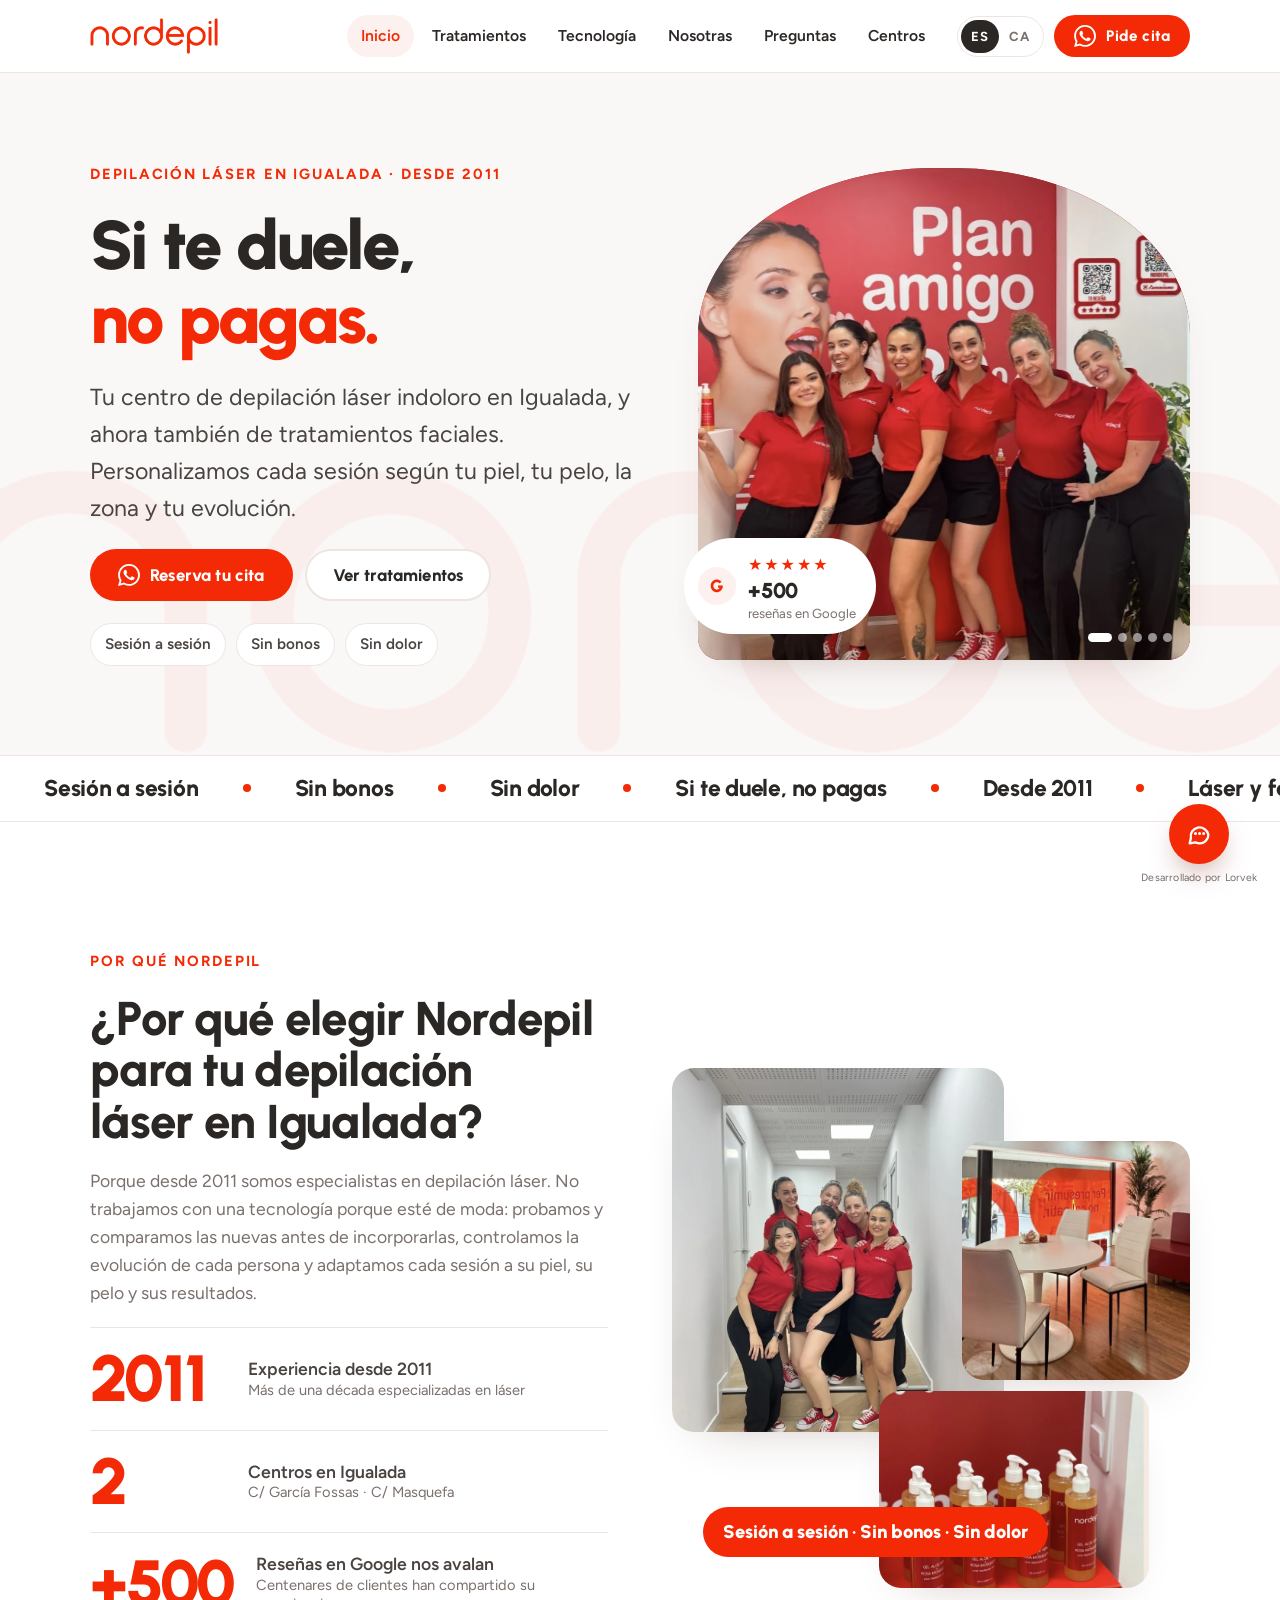
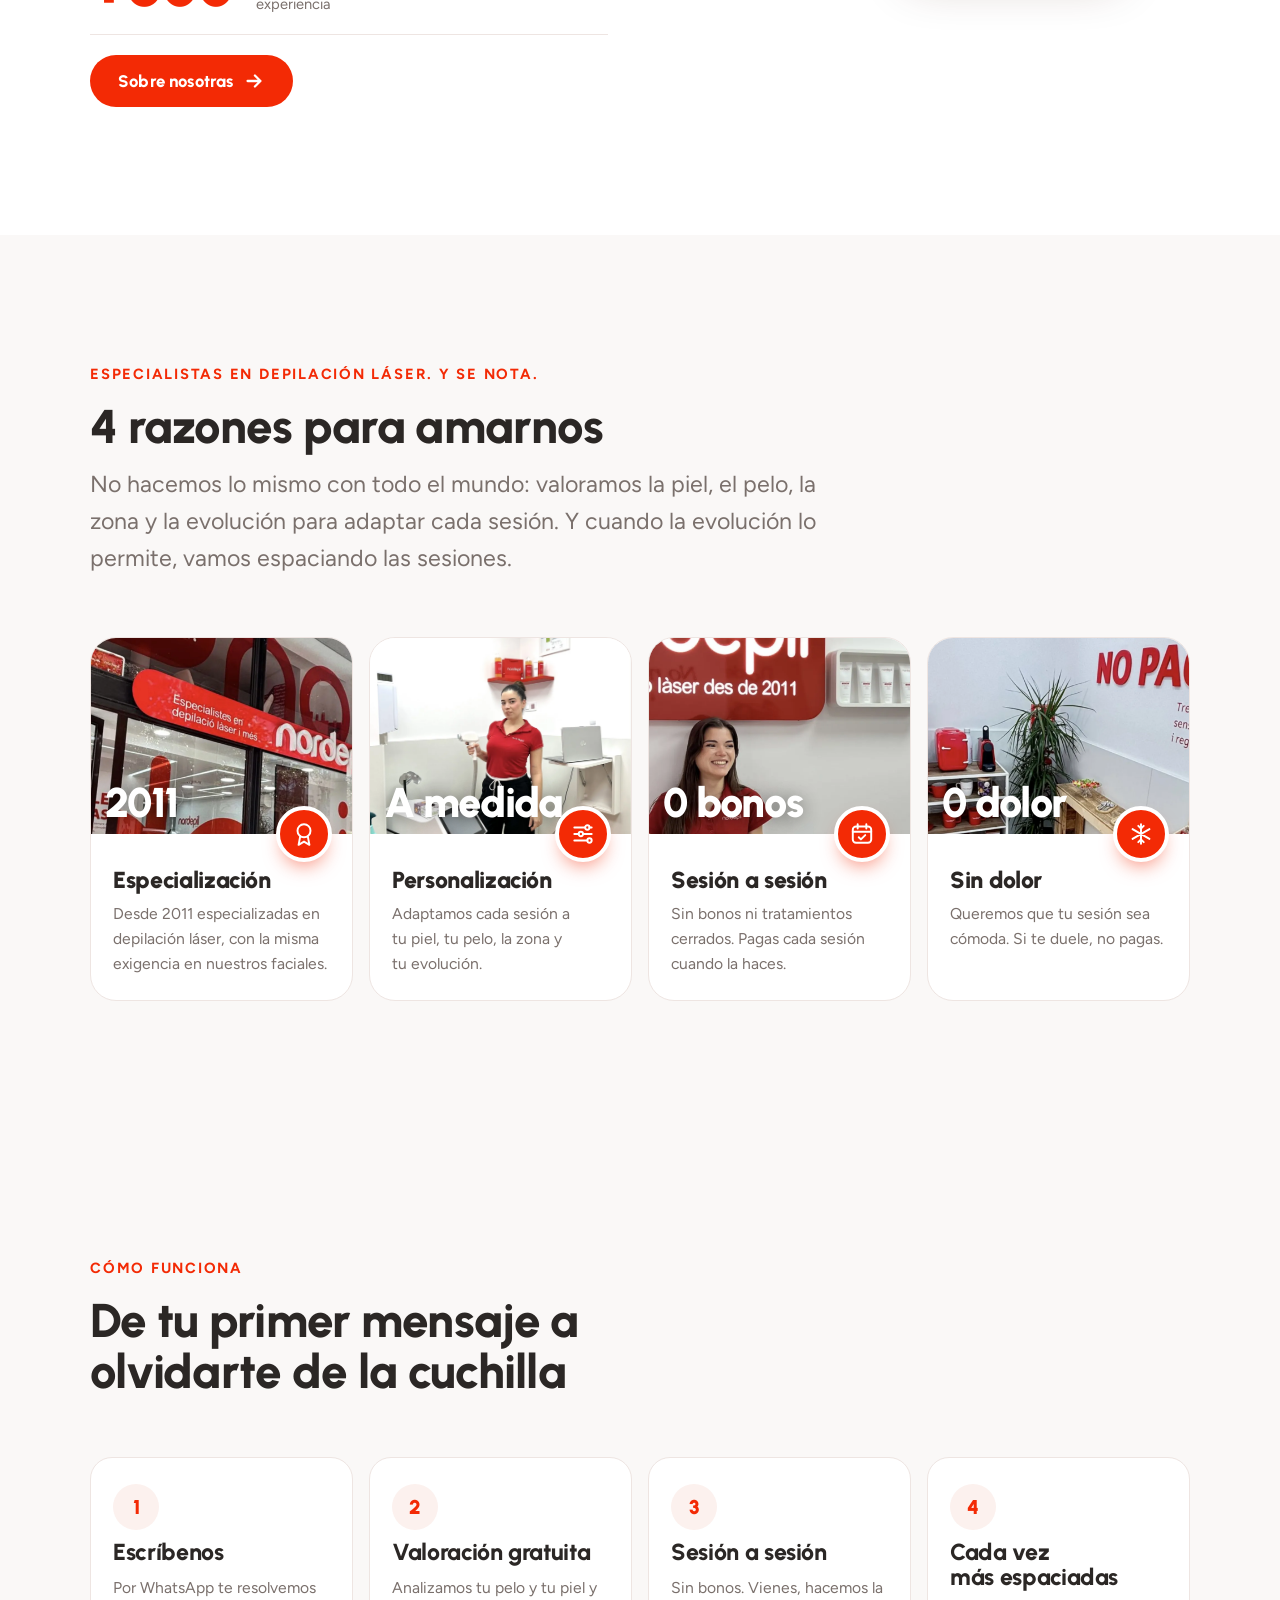
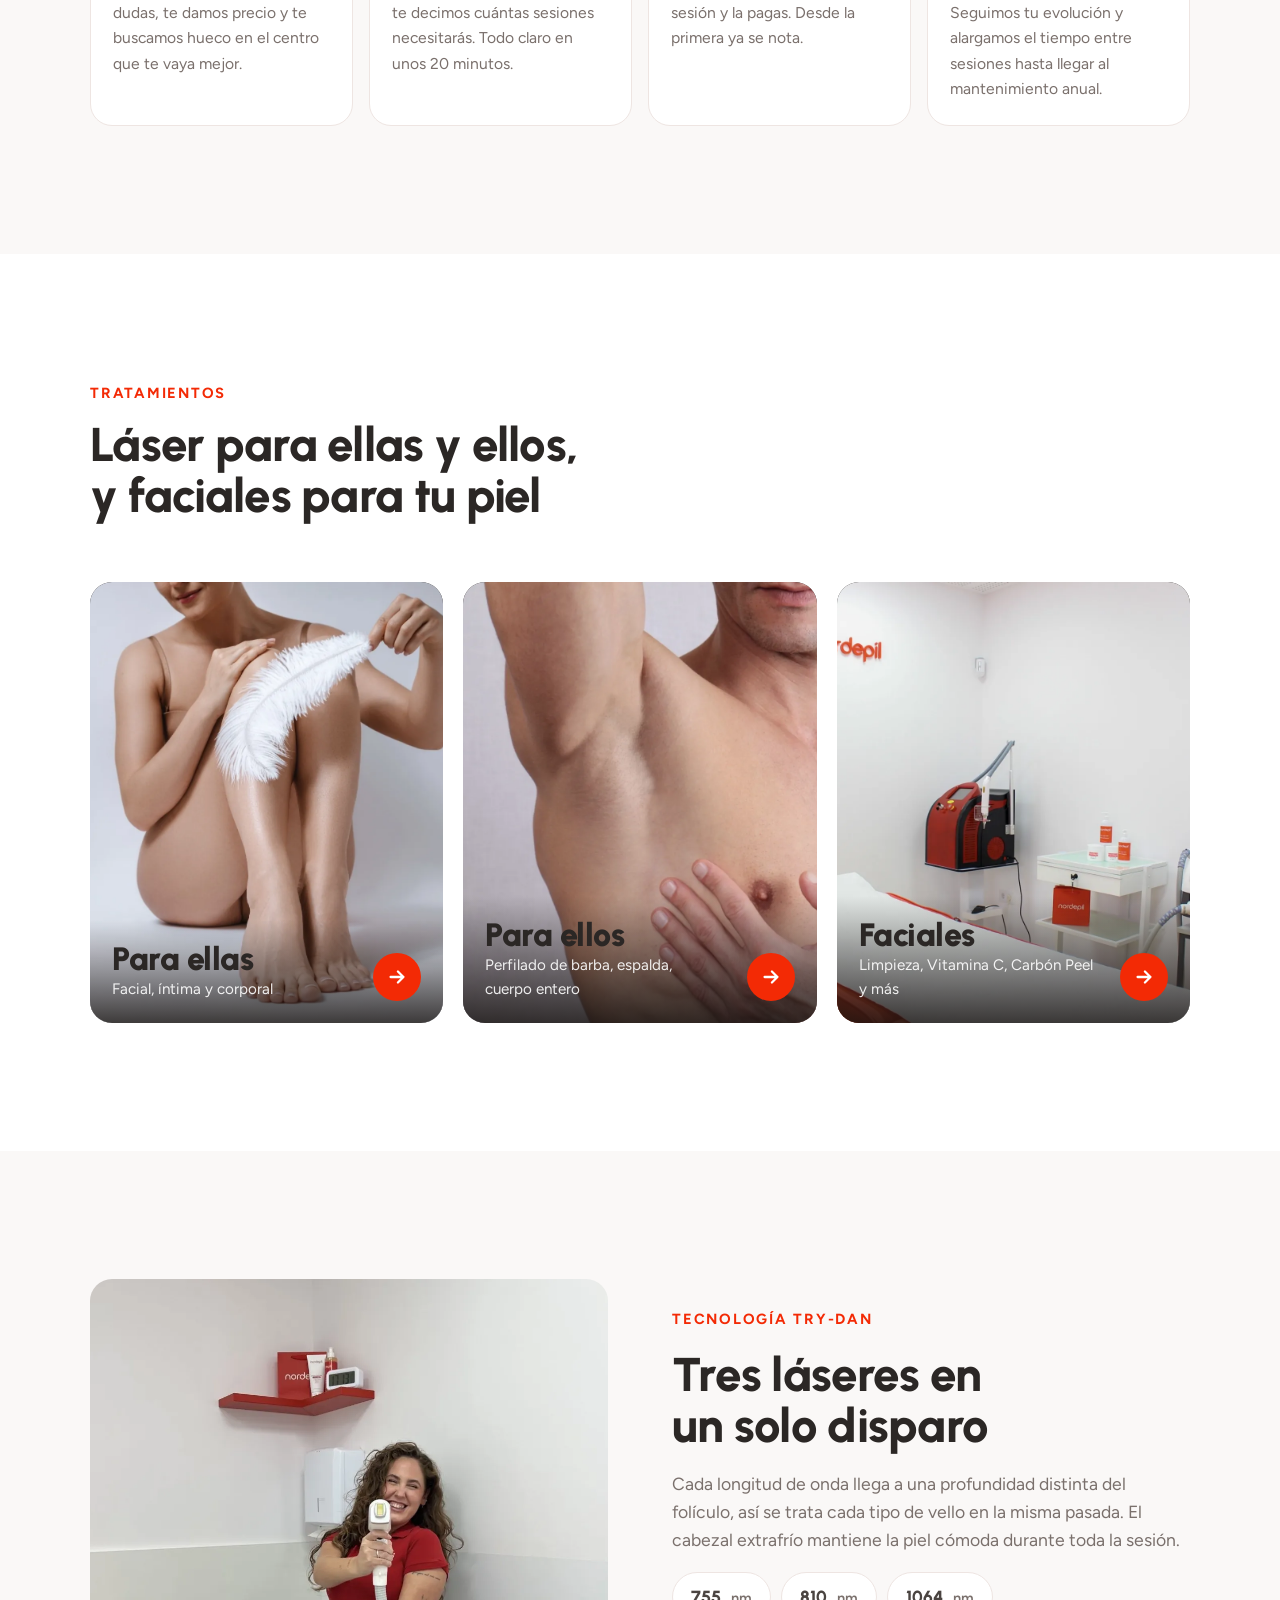
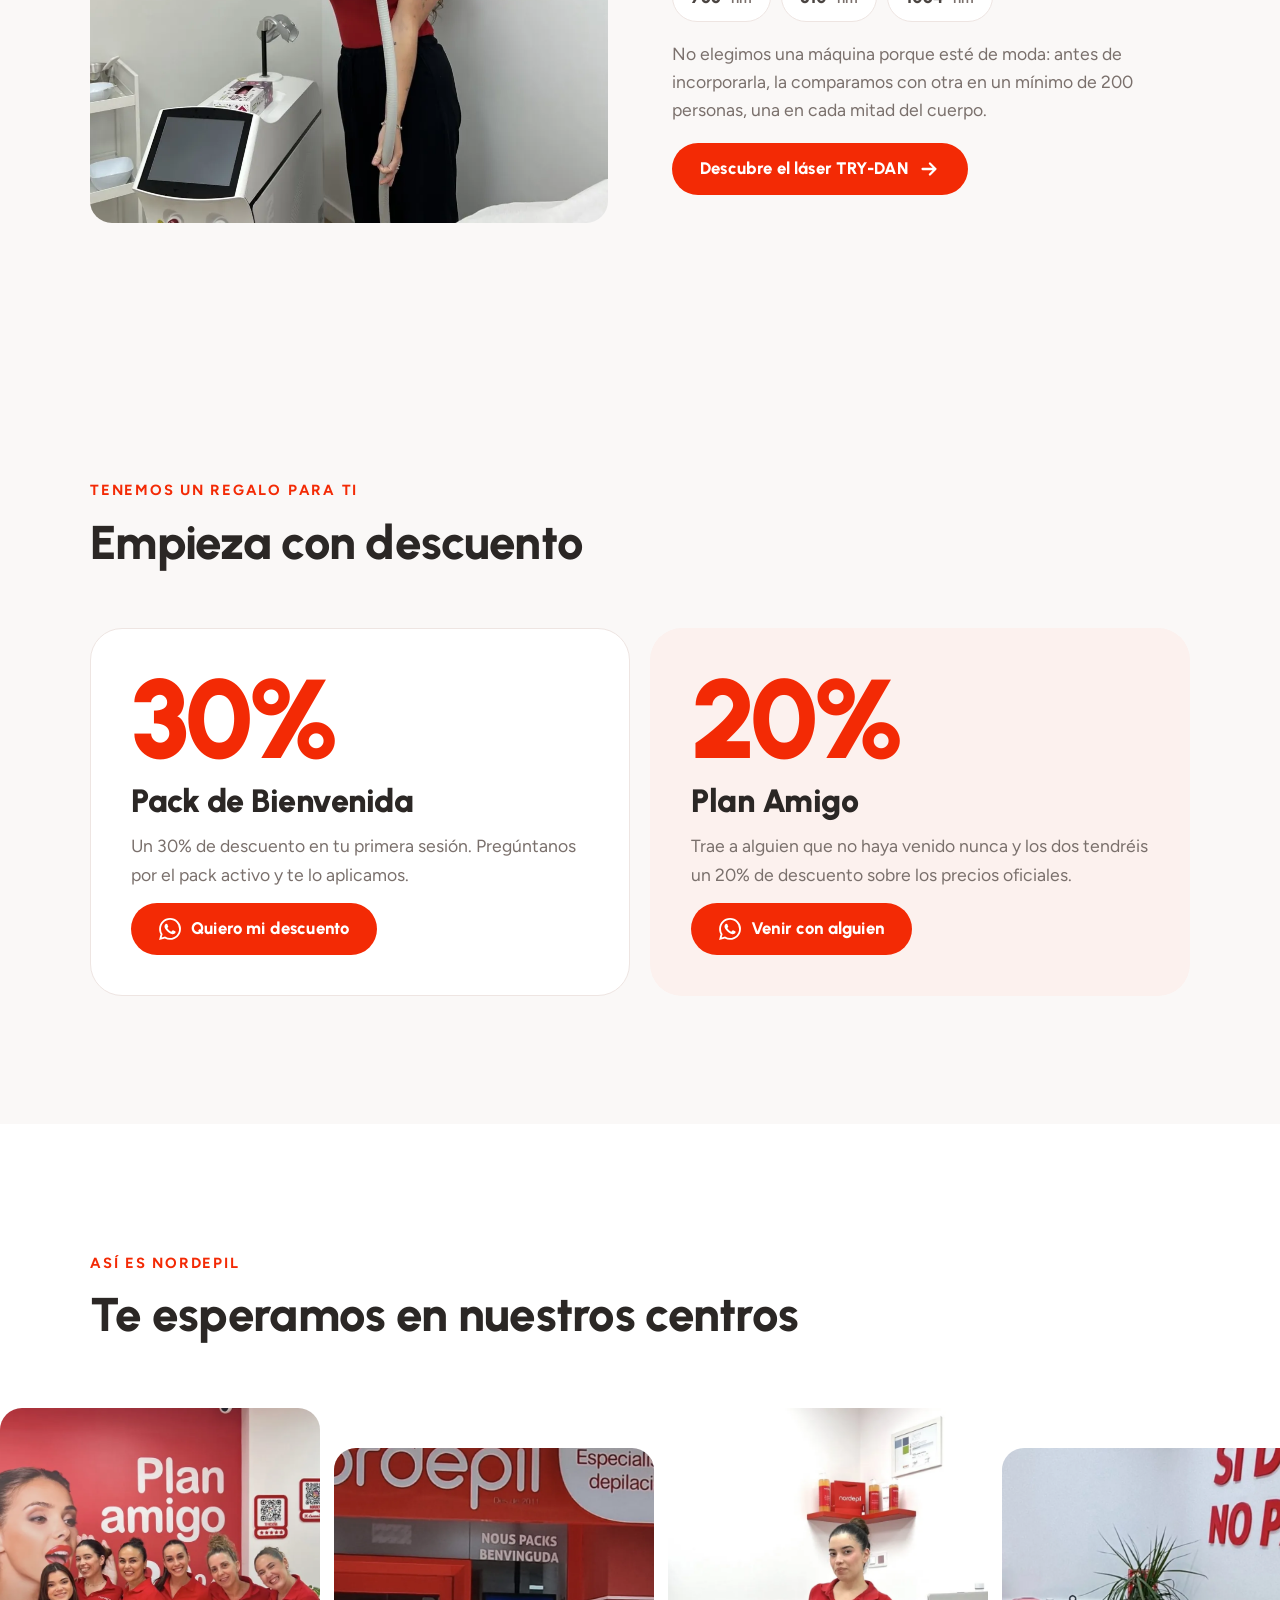
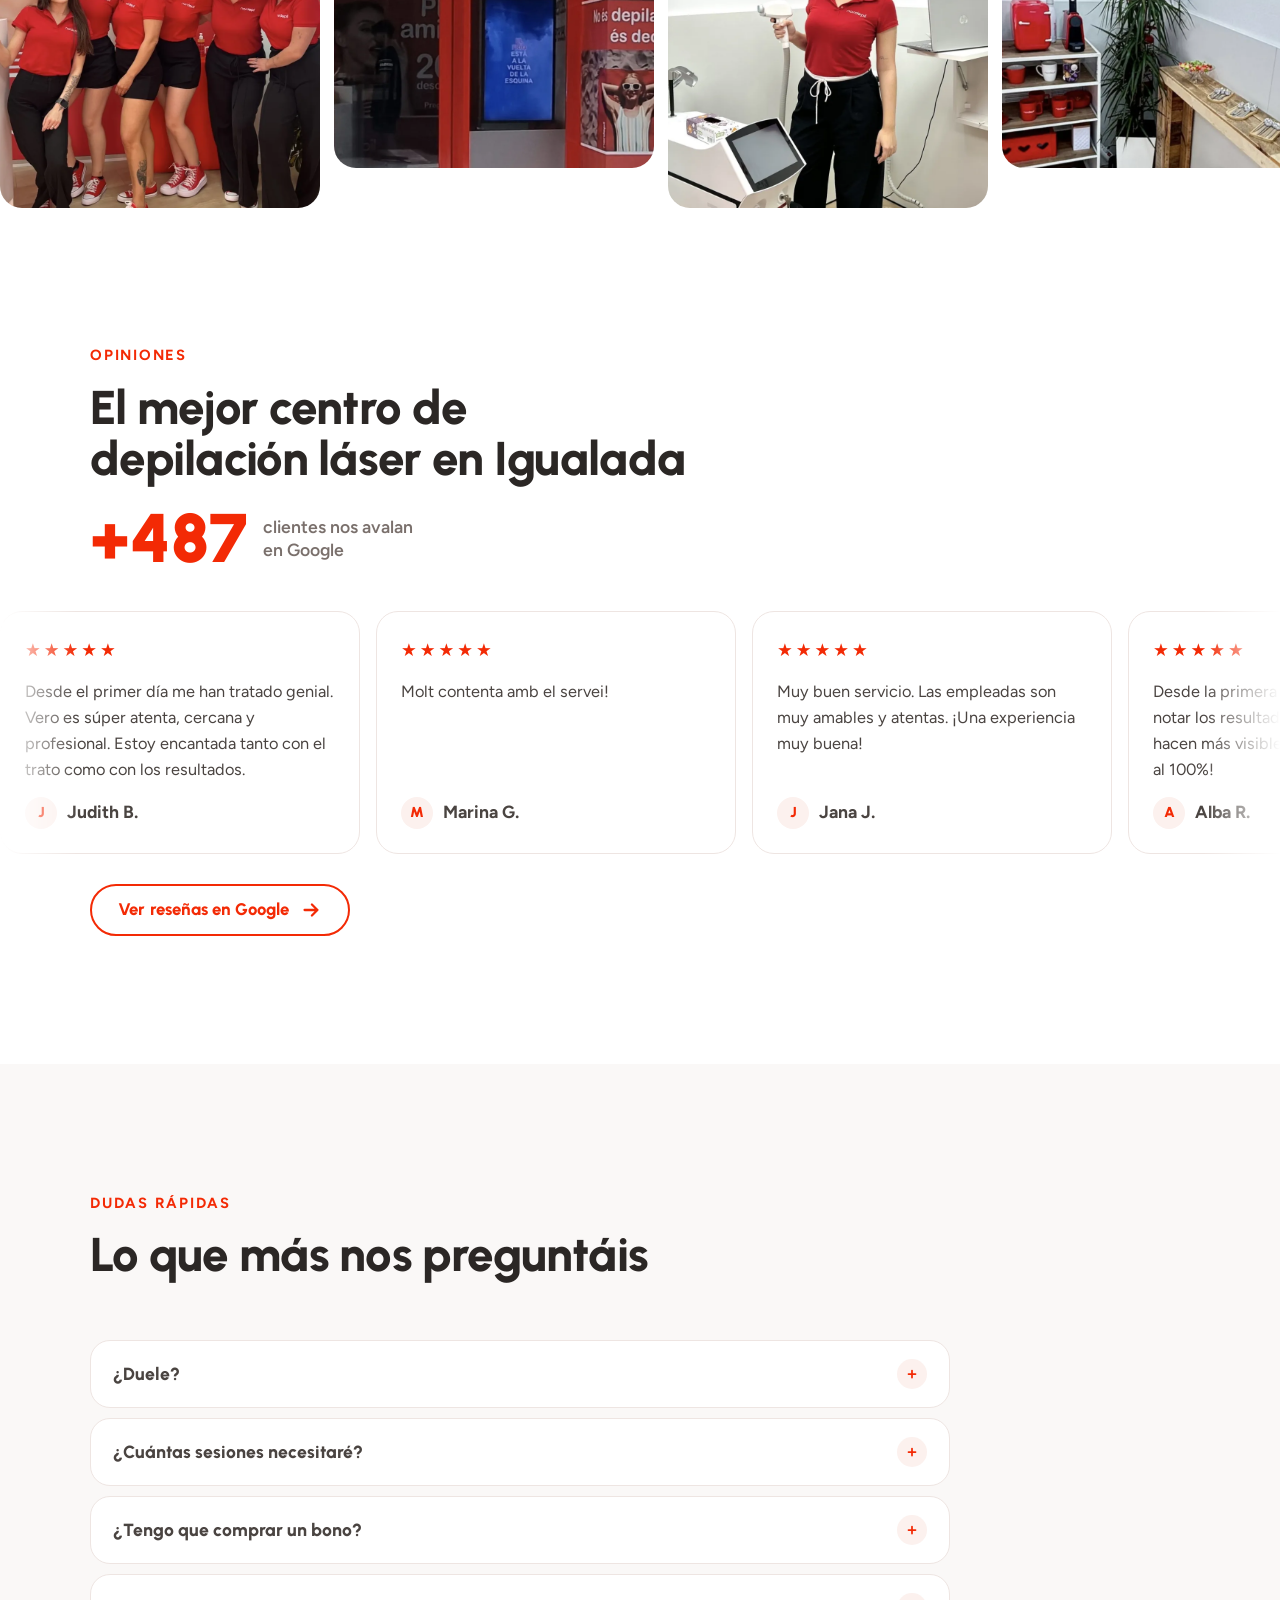
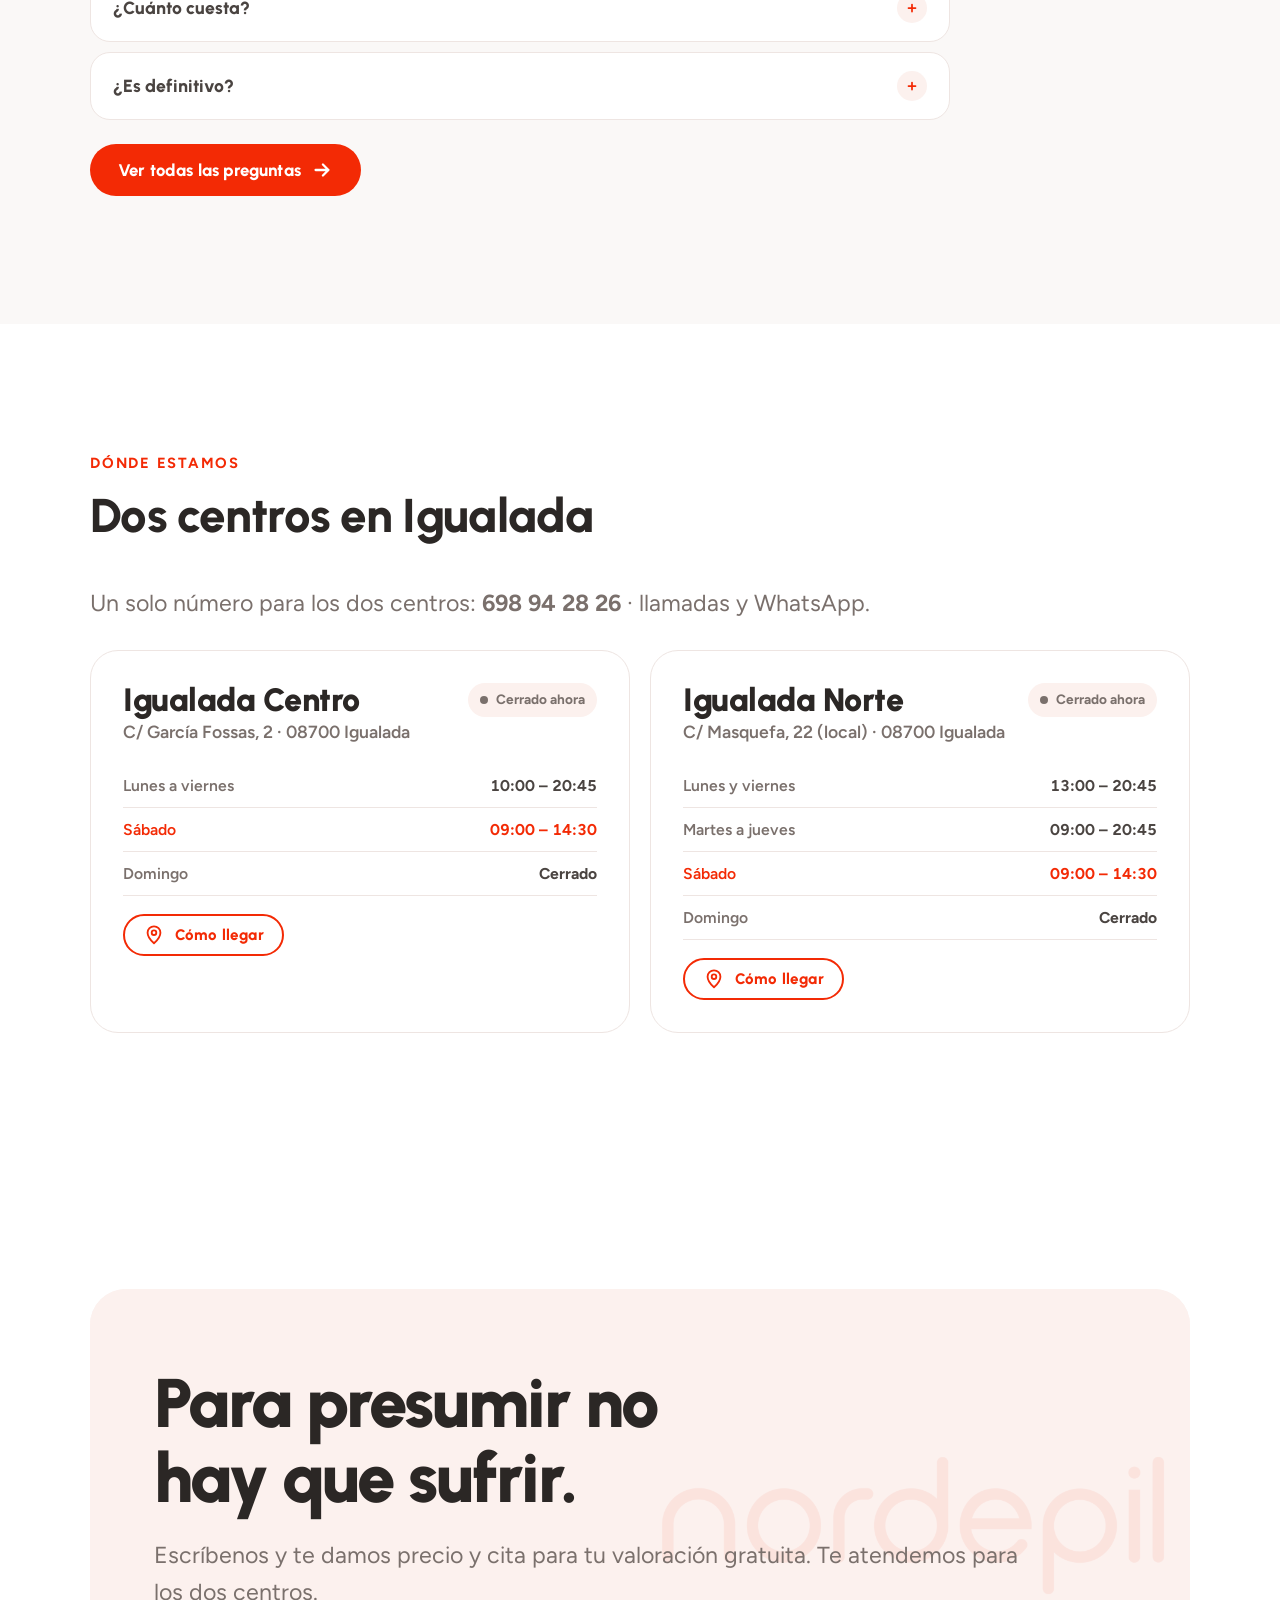
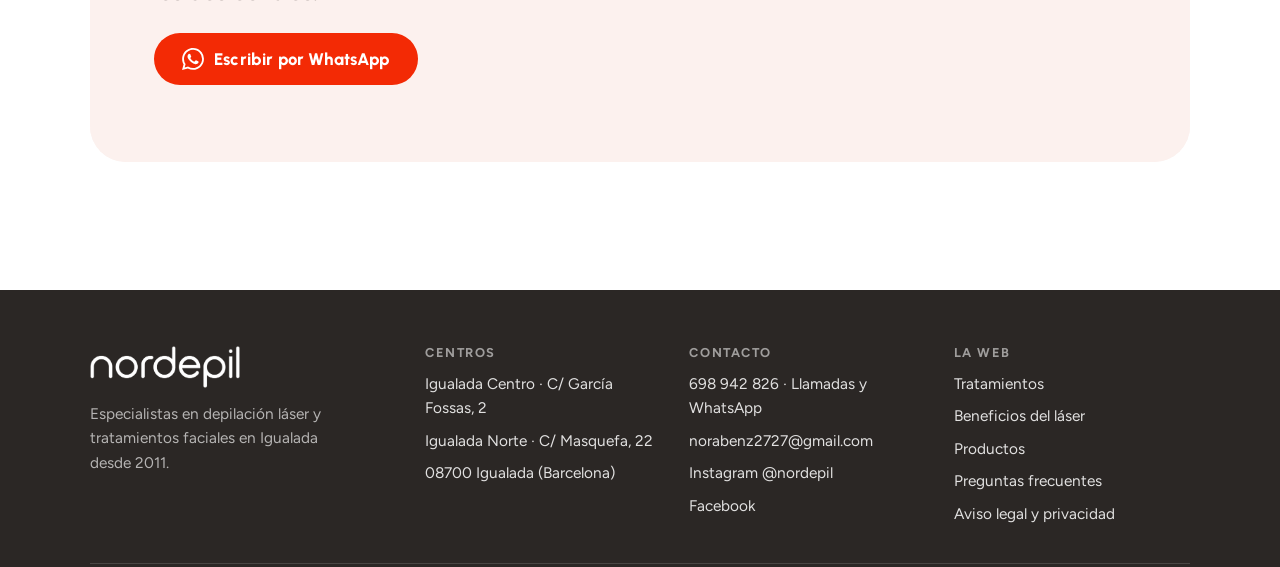
<file: original/index.html>
<!doctype html><html><head><meta charset=utf8><meta name=viewport content="width=device-width,initial-scale=1,viewport-fit=cover"><style>:root{color-scheme:light;box-sizing:border-box;padding-top:env(safe-area-inset-top,0px);padding-bottom:env(safe-area-inset-bottom,0px)}html{scroll-padding-top:env(safe-area-inset-top,0px)}body{margin:0;padding:0;font:14px -apple-system,BlinkMacSystemFont,sans-serif;background:#fff;color:#000}img{max-width:100%}[hidden]:not([hidden=until-found i]){display:none!important}</style></head><body>
<!doctype html>
<html lang="es" data-lang="es">
<head>
<meta charset="utf-8">
<meta name="robots" content="noindex, nofollow">
<meta name="viewport" content="width=device-width, initial-scale=1, viewport-fit=cover">
<title>Nordepil · Depilación láser en Igualada</title>
<meta name="title-es" content="Nordepil · Depilación láser en Igualada">
<meta name="title-ca" content="Nordepil · Depilació làser a Igualada">
<meta name="description" content="Centro especializado en depilación láser y tratamientos faciales en Igualada desde 2011. Tecnología triláser TRY-DAN, sesión a sesión y sin bonos. Si te duele, no pagas.">
<meta name="theme-color" content="#F32A05">
<link rel="canonical" href="https://depilacionlasernordepil.com/">
<meta property="og:type" content="website">
<meta property="og:site_name" content="Nordepil">
<meta property="og:title" content="Nordepil · Depilación láser en Igualada">
<meta property="og:description" content="Centro especializado en depilación láser y tratamientos faciales en Igualada desde 2011. Tecnología triláser TRY-DAN, sesión a sesión y sin bonos. Si te duele, no pagas.">
<meta property="og:image" content="https://depilacionlasernordepil.com/img/equipo-plan-amigo.jpg">
<meta property="og:locale" content="es_ES">
<meta property="og:locale:alternate" content="ca_ES">
<link rel="icon" type="image/png" sizes="32x32" href="img/favicon-32.png">
<link rel="apple-touch-icon" href="img/apple-touch-icon.png">
<link rel="preconnect" href="https://fonts.googleapis.com">
<link rel="preconnect" href="https://fonts.gstatic.com" crossorigin>
<link rel="stylesheet" href="https://fonts.googleapis.com/css2?family=Figtree:ital,wght@0,400;0,500;0,600;0,700;1,400&family=Urbanist:wght@700;800;900&display=swap">
<link rel="stylesheet" href="css/styles.css">
</head>
<body>
<a class="skip" href="#main"><span lang="es">Saltar al contenido</span><span lang="ca">Anar al contingut</span></a>
<header class="site-header">
  <div class="wrap">
    <a class="brand" href="index.html" aria-label="Nordepil"><img src="img/logo-rojo.png" alt="Nordepil" width="1702" height="474"></a>
    <nav class="nav" id="nav" aria-label="Menú">
        <a href="index.html" aria-current="page"><span lang="es">Inicio</span><span lang="ca">Inici</span></a>
        <a href="tratamientos.html"><span lang="es">Tratamientos</span><span lang="ca">Tractaments</span></a>
        <a href="tecnologia.html"><span lang="es">Tecnología</span><span lang="ca">Tecnologia</span></a>
        <a href="nosotras.html"><span lang="es">Nosotras</span><span lang="ca">Nosaltres</span></a>
        <a href="preguntas.html"><span lang="es">Preguntas</span><span lang="ca">Preguntes</span></a>
        <a href="centros.html"><span lang="es">Centros</span><span lang="ca">Centres</span></a>
    </nav>
    <div class="header-tools">
      <div class="lang" role="group" aria-label="Idioma">
        <button type="button" data-set-lang="es" aria-pressed="true">ES</button>
        <button type="button" data-set-lang="ca" aria-pressed="false">CA</button>
      </div>
      <a class="btn btn--red btn--small header-cta" data-wa="cabecera" href="https://wa.me/34698942826"><svg viewBox="0 0 24 24" fill="currentColor" aria-hidden="true"><path d="M17.472 14.382c-.297-.149-1.758-.867-2.03-.967-.273-.099-.471-.148-.67.15-.197.297-.767.966-.94 1.164-.173.199-.347.223-.644.075-.297-.15-1.255-.463-2.39-1.475-.883-.788-1.48-1.761-1.653-2.059-.173-.297-.018-.458.13-.606.134-.133.298-.347.446-.52.149-.174.198-.298.298-.497.099-.198.05-.371-.025-.52-.075-.149-.669-1.612-.916-2.207-.242-.579-.487-.5-.669-.51-.173-.008-.371-.01-.57-.01-.198 0-.52.074-.792.372-.272.297-1.04 1.016-1.04 2.479 0 1.462 1.065 2.875 1.213 3.074.149.198 2.096 3.2 5.077 4.487.709.306 1.262.489 1.694.625.712.227 1.36.195 1.871.118.571-.085 1.758-.719 2.006-1.413.248-.694.248-1.289.173-1.413-.074-.124-.272-.198-.57-.347m-5.421 7.403h-.004a9.87 9.87 0 01-5.031-1.378l-.361-.214-3.741.982.998-3.648-.235-.374a9.86 9.86 0 01-1.51-5.26c.001-5.45 4.436-9.884 9.888-9.884 2.64 0 5.122 1.03 6.988 2.898a9.825 9.825 0 012.893 6.994c-.003 5.45-4.437 9.884-9.885 9.884m8.413-18.297A11.815 11.815 0 0012.05 0C5.495 0 .16 5.335.157 11.892c0 2.096.547 4.142 1.588 5.945L.057 24l6.305-1.654a11.882 11.882 0 005.683 1.448h.005c6.554 0 11.89-5.335 11.893-11.893a11.821 11.821 0 00-3.48-8.413z"/></svg><span lang="es">Pide cita</span><span lang="ca">Demana cita</span></a>
      <button class="menu-toggle" type="button" aria-expanded="false" aria-controls="nav" aria-label="Menú"><svg viewBox="0 0 24 24" fill="none" stroke="currentColor" stroke-width="2.4" stroke-linecap="round" aria-hidden="true"><path d="M4 7h16M4 12h16M4 17h16"/></svg></button>
    </div>
  </div>
</header>
<main id="main">
<section class="hero">
  <div class="wrap">
    <div class="hero-copy">
      <span class="eyebrow reveal"><span lang="es">Depilación láser en Igualada · desde 2011</span><span lang="ca">Depilació làser a Igualada · des de 2011</span></span>
      <h1 class="reveal reveal-2">
        <span lang="es">Si te duele, <em>no pagas.</em></span>
        <span lang="ca">Si et fa mal, <em>no pagues.</em></span>
      </h1>
      <p class="lede reveal reveal-3" lang="es">Tu centro de depilación láser indoloro en Igualada, y ahora también de tratamientos faciales. Personalizamos cada sesión según tu piel, tu pelo, la zona y tu evolución.</p>
      <p class="lede reveal reveal-3" lang="ca">El teu centre de depilació làser indolora a Igualada, i ara també de tractaments facials. Personalitzem cada sessió segons la teva pell, el teu pèl, la zona i la teva evolució.</p>
      <div class="btn-row">
        <a class="btn btn--white" data-wa="inicio-hero" href="https://wa.me/34698942826"><svg viewBox="0 0 24 24" fill="currentColor" aria-hidden="true"><path d="M17.472 14.382c-.297-.149-1.758-.867-2.03-.967-.273-.099-.471-.148-.67.15-.197.297-.767.966-.94 1.164-.173.199-.347.223-.644.075-.297-.15-1.255-.463-2.39-1.475-.883-.788-1.48-1.761-1.653-2.059-.173-.297-.018-.458.13-.606.134-.133.298-.347.446-.52.149-.174.198-.298.298-.497.099-.198.05-.371-.025-.52-.075-.149-.669-1.612-.916-2.207-.242-.579-.487-.5-.669-.51-.173-.008-.371-.01-.57-.01-.198 0-.52.074-.792.372-.272.297-1.04 1.016-1.04 2.479 0 1.462 1.065 2.875 1.213 3.074.149.198 2.096 3.2 5.077 4.487.709.306 1.262.489 1.694.625.712.227 1.36.195 1.871.118.571-.085 1.758-.719 2.006-1.413.248-.694.248-1.289.173-1.413-.074-.124-.272-.198-.57-.347m-5.421 7.403h-.004a9.87 9.87 0 01-5.031-1.378l-.361-.214-3.741.982.998-3.648-.235-.374a9.86 9.86 0 01-1.51-5.26c.001-5.45 4.436-9.884 9.888-9.884 2.64 0 5.122 1.03 6.988 2.898a9.825 9.825 0 012.893 6.994c-.003 5.45-4.437 9.884-9.885 9.884m8.413-18.297A11.815 11.815 0 0012.05 0C5.495 0 .16 5.335.157 11.892c0 2.096.547 4.142 1.588 5.945L.057 24l6.305-1.654a11.882 11.882 0 005.683 1.448h.005c6.554 0 11.89-5.335 11.893-11.893a11.821 11.821 0 00-3.48-8.413z"/></svg><span lang="es">Reserva tu cita</span><span lang="ca">Reserva la teva cita</span></a>
        <a class="btn btn--ghost" href="tratamientos.html"><span lang="es">Ver tratamientos</span><span lang="ca">Veure tractaments</span></a>
      </div>
      <ul class="hero-badges">
        <li class="badge"><span lang="es">Sesión a sesión</span><span lang="ca">Sessió a sessió</span></li>
        <li class="badge"><span lang="es">Sin bonos</span><span lang="ca">Sense bons</span></li>
        <li class="badge"><span lang="es">Sin dolor</span><span lang="ca">Sense dolor</span></li>
      </ul>
    </div>
    <div class="hero-media">
      <div class="slideshow" data-slideshow>
        <picture><source srcset="img/equipo-plan-amigo.webp" type="image/webp"><img src="img/equipo-plan-amigo.jpg" alt="El equipo de Nordepil con el uniforme rojo en la recepción del centro" width="1152" height="1087" fetchpriority="high"></picture>
        <picture><source srcset="img/recepcion.webp" type="image/webp"><img src="img/recepcion.jpg" alt="Recepcionista de Nordepil sonriendo bajo el rótulo luminoso del centro" width="1178" height="1751" loading="lazy"></picture>
        <picture><source srcset="img/equipo-laser.webp" type="image/webp"><img src="img/equipo-laser.jpg" alt="Depiladora de Nordepil con el cabezal del láser TRY-DAN en la mano" width="1160" height="1081" loading="lazy"></picture>
        <picture><source srcset="img/fachada-2.webp" type="image/webp"><img src="img/fachada-2.jpg" alt="Fachada roja de Nordepil con el rótulo Des de 2011" width="1178" height="1758" loading="lazy"></picture>
        <picture><source srcset="img/cabina-depiladora.webp" type="image/webp"><img src="img/cabina-depiladora.jpg" alt="Depiladora de Nordepil junto a la máquina TRY-DAN en la cabina" width="1156" height="1082" loading="lazy"></picture>
        <div class="slide-dots" role="group" aria-label="Fotos"></div>
      </div>
      <a class="hero-sticker" href="#opiniones" style="text-decoration:none">
        <span class="g-dot" aria-hidden="true">G</span>
        <span>
          <span class="stars" aria-label="5 estrellas">★★★★★</span><br>
          <strong>+500</strong> <small><span lang="es">reseñas en Google</span><span lang="ca">ressenyes a Google</span></small>
        </span>
      </a>
    </div>
  </div>
</section>

<div class="ticker" aria-hidden="true">
  <div class="ticker-track" data-marquee><div class="ticker-group"><span><span lang="es">Sesión a sesión</span><span lang="ca">Sessió a sessió</span></span><i></i><span><span lang="es">Sin bonos</span><span lang="ca">Sense bons</span></span><i></i><span><span lang="es">Sin dolor</span><span lang="ca">Sense dolor</span></span><i></i><span><span lang="es">Si te duele, no pagas</span><span lang="ca">Si et fa mal, no pagues</span></span><i></i><span><span lang="es">Desde 2011</span><span lang="ca">Des de 2011</span></span><i></i><span><span lang="es">Láser y faciales</span><span lang="ca">Làser i facials</span></span><i></i><span><span lang="es">Para presumir no hay que sufrir</span><span lang="ca">Per presumir no cal patir</span></span><i></i></div></div>
</div>

<section class="section">
  <div class="wrap why">
    <div class="why-copy sr">
      <span class="eyebrow"><span lang="es">Por qué Nordepil</span><span lang="ca">Per què Nordepil</span></span>
      <h2><span lang="es">¿Por qué elegir Nordepil para tu depilación láser en Igualada?</span><span lang="ca">Per què triar Nordepil per a la teva depilació làser a Igualada?</span></h2>
      <p lang="es">Porque desde 2011 somos especialistas en depilación láser. No trabajamos con una tecnología porque esté de moda: probamos y comparamos las nuevas antes de incorporarlas, controlamos la evolución de cada persona y adaptamos cada sesión a su piel, su pelo y sus resultados.</p>
      <p lang="ca">Perquè des de 2011 som especialistes en depilació làser. No treballem amb una tecnologia perquè estigui de moda: provem i comparem les noves abans d'incorporar-les, controlem l'evolució de cada persona i adaptem cada sessió a la seva pell, el seu pèl i els seus resultats.</p>
      <ul class="stats">
        <li class="stat"><strong data-count="2011" data-from="1990">2011</strong><span><span lang="es">Experiencia desde 2011</span><span lang="ca">Experiència des de 2011</span><small lang="es">Más de una década especializadas en láser</small><small lang="ca">Més d'una dècada especialitzades en làser</small></span></li>
        <li class="stat"><strong data-count="2">2</strong><span><span lang="es">Centros en Igualada</span><span lang="ca">Centres a Igualada</span><small>C/ García Fossas · C/ Masquefa</small></span></li>
        <li class="stat"><strong data-count="500" data-prefix="+">+500</strong><span><span lang="es">Reseñas en Google nos avalan</span><span lang="ca">Ressenyes a Google ens avalen</span><small lang="es">Centenares de clientes han compartido su experiencia</small><small lang="ca">Centenars de clients han compartit la seva experiència</small></span></li>
      </ul>
      <div class="btn-row"><a class="btn btn--red" href="nosotras.html"><span lang="es">Sobre nosotras</span><span lang="ca">Sobre nosaltres</span><svg viewBox="0 0 24 24" fill="none" stroke="currentColor" stroke-width="2.5" stroke-linecap="round" stroke-linejoin="round" aria-hidden="true"><path d="M5 12h14M13 6l6 6-6 6"/></svg></a></div>
    </div>
    <div class="collage sr" aria-hidden="false">
      <picture class="c1"><source srcset="img/equipo-escalera.webp" type="image/webp"><img src="img/equipo-escalera.jpg" alt="El equipo de Nordepil posando en la escalera del centro" width="869" height="1168" loading="lazy"></picture>
      <picture class="c2"><source srcset="img/interior.webp" type="image/webp"><img src="img/interior.jpg" alt="Mesa de espera junto al escaparate del centro" width="1178" height="1751" loading="lazy"></picture>
      <picture class="c3"><source srcset="img/producto-gel.webp" type="image/webp"><img src="img/producto-gel.jpg" alt="Botellas de gel de aloe vera y rosa mosqueta de Nordepil" width="1179" height="1085" loading="lazy"></picture>
      <span class="bubble"><span lang="es">Sesión a sesión · Sin bonos · Sin dolor</span><span lang="ca">Sessió a sessió · Sense bons · Sense dolor</span></span>
    </div>
  </div>
</section>

<section class="section section--blush">
  <div class="wrap">
    <div class="section-head sr">
      <span class="eyebrow"><span lang="es">Especialistas en depilación láser. Y se nota.</span><span lang="ca">Especialistes en depilació làser. I es nota.</span></span>
      <h2><span lang="es">4 razones para amarnos</span><span lang="ca">4 raons per estimar-nos</span></h2>
      <p class="lede" lang="es">No hacemos lo mismo con todo el mundo: valoramos la piel, el pelo, la zona y la evolución para adaptar cada sesión. Y cuando la evolución lo permite, vamos espaciando las sesiones.</p>
      <p class="lede" lang="ca">No fem el mateix amb tothom: valorem la pell, el pèl, la zona i l'evolució per adaptar cada sessió. I quan l'evolució ho permet, anem espaiant les sessions.</p>
    </div>
    <div class="reasons">
      <article class="reason sr">
        <div class="reason-media"><picture><source srcset="img/fachada-1.webp" type="image/webp"><img src="img/fachada-1.jpg" alt="Escaparate de Nordepil con el lema Per presumir no cal patir" width="1178" height="1758" loading="lazy"></picture><span class="big-word"><span lang="es">2011</span><span lang="ca">2011</span></span></div>
        <div class="reason-body">
          <span class="icon-badge"><svg viewBox="0 0 24 24" fill="none" stroke="currentColor" stroke-width="1.8" stroke-linecap="round" stroke-linejoin="round" aria-hidden="true"><circle cx="12" cy="9" r="6"/><path d="M8.5 14.2 7 22l5-3 5 3-1.5-7.8"/></svg></span>
          <h3><span lang="es">Especialización</span><span lang="ca">Especialització</span></h3>
          <p lang="es">Desde 2011 especializadas en depilación láser, con la misma exigencia en nuestros faciales.</p>
          <p lang="ca">Des de 2011 especialitzades en depilació làser, amb la mateixa exigència en els nostres facials.</p>
        </div>
      </article>
      <article class="reason sr">
        <div class="reason-media"><picture><source srcset="img/cabina-depiladora.webp" type="image/webp"><img src="img/cabina-depiladora.jpg" alt="Depiladora de Nordepil junto a la máquina TRY-DAN en la cabina" width="1156" height="1082" loading="lazy"></picture><span class="big-word"><span lang="es">A medida</span><span lang="ca">A mida</span></span></div>
        <div class="reason-body">
          <span class="icon-badge"><svg viewBox="0 0 24 24" fill="none" stroke="currentColor" stroke-width="1.8" stroke-linecap="round" stroke-linejoin="round" aria-hidden="true"><path d="M4 6h10M18 6h2M4 12h4M12 12h8M4 18h12"/><circle cx="16" cy="6" r="2"/><circle cx="10" cy="12" r="2"/><circle cx="18" cy="18" r="2"/></svg></span>
          <h3><span lang="es">Personalización</span><span lang="ca">Personalització</span></h3>
          <p lang="es">Adaptamos cada sesión a tu piel, tu pelo, la zona y tu evolución.</p>
          <p lang="ca">Adaptem cada sessió a la teva pell, el teu pèl, la zona i la teva evolució.</p>
        </div>
      </article>
      <article class="reason sr">
        <div class="reason-media"><picture><source srcset="img/recepcion.webp" type="image/webp"><img src="img/recepcion.jpg" alt="Recepcionista de Nordepil sonriendo bajo el rótulo luminoso del centro" width="1178" height="1751" loading="lazy"></picture><span class="big-word"><span lang="es">0 bonos</span><span lang="ca">0 bons</span></span></div>
        <div class="reason-body">
          <span class="icon-badge"><svg viewBox="0 0 24 24" fill="none" stroke="currentColor" stroke-width="1.8" stroke-linecap="round" stroke-linejoin="round" aria-hidden="true"><rect x="3.5" y="5" width="17" height="15" rx="3"/><path d="M8 3v4M16 3v4M3.5 10h17M9 15l2 2 4-4"/></svg></span>
          <h3><span lang="es">Sesión a sesión</span><span lang="ca">Sessió a sessió</span></h3>
          <p lang="es">Sin bonos ni tratamientos cerrados. Pagas cada sesión cuando la haces.</p>
          <p lang="ca">Sense bons ni tractaments tancats. Pagues cada sessió quan la fas.</p>
        </div>
      </article>
      <article class="reason sr">
        <div class="reason-media"><picture><source srcset="img/sala-espera.webp" type="image/webp"><img src="img/sala-espera.jpg" alt="Zona de espera con cafetera y el lema Si duele no pagas en la pared" width="1162" height="1764" loading="lazy"></picture><span class="big-word"><span lang="es">0 dolor</span><span lang="ca">0 dolor</span></span></div>
        <div class="reason-body">
          <span class="icon-badge"><svg viewBox="0 0 24 24" fill="none" stroke="currentColor" stroke-width="1.8" stroke-linecap="round" stroke-linejoin="round" aria-hidden="true"><path d="M12 3v18M4.2 7.5l15.6 9M4.2 16.5l15.6-9M9.5 4.5 12 7l2.5-2.5M9.5 19.5 12 17l2.5 2.5"/></svg></span>
          <h3><span lang="es">Sin dolor</span><span lang="ca">Sense dolor</span></h3>
          <p lang="es">Queremos que tu sesión sea cómoda. Si te duele, no pagas.</p>
          <p lang="ca">Volem que la teva sessió sigui còmoda. Si et fa mal, no pagues.</p>
        </div>
      </article>
    </div>
  </div>
</section>

<section class="section section--blush">
  <div class="wrap">
    <div class="section-head sr">
      <span class="eyebrow"><span lang="es">Cómo funciona</span><span lang="ca">Com funciona</span></span>
      <h2><span lang="es">De tu primer mensaje a olvidarte de la cuchilla</span><span lang="ca">Del primer missatge a oblidar-te de la fulla</span></h2>
    </div>
    <ol class="steps">
      <li class="step sr">
        <span class="step-num">1</span>
        <h3><span lang="es">Escríbenos</span><span lang="ca">Escriu-nos</span></h3>
        <p lang="es">Por WhatsApp te resolvemos dudas, te damos precio y te buscamos hueco en el centro que te vaya mejor.</p>
        <p lang="ca">Per WhatsApp et resolem dubtes, et donem preu i et busquem hora al centre que et vagi millor.</p>
      </li>
      <li class="step sr">
        <span class="step-num">2</span>
        <h3><span lang="es">Valoración gratuita</span><span lang="ca">Valoració gratuïta</span></h3>
        <p lang="es">Analizamos tu pelo y tu piel y te decimos cuántas sesiones necesitarás. Todo claro en unos 20 minutos.</p>
        <p lang="ca">Analitzem el teu pèl i la teva pell i et diem quantes sessions necessitaràs. Tot clar en uns 20 minuts.</p>
      </li>
      <li class="step sr">
        <span class="step-num">3</span>
        <h3><span lang="es">Sesión a sesión</span><span lang="ca">Sessió a sessió</span></h3>
        <p lang="es">Sin bonos. Vienes, hacemos la sesión y la pagas. Desde la primera ya se nota.</p>
        <p lang="ca">Sense bons. Vens, fem la sessió i la pagues. Des de la primera ja es nota.</p>
      </li>
      <li class="step sr">
        <span class="step-num">4</span>
        <h3><span lang="es">Cada vez más espaciadas</span><span lang="ca">Cada cop més espaiades</span></h3>
        <p lang="es">Seguimos tu evolución y alargamos el tiempo entre sesiones hasta llegar al mantenimiento anual.</p>
        <p lang="ca">Seguim la teva evolució i allarguem el temps entre sessions fins arribar al manteniment anual.</p>
      </li>
    </ol>
  </div>
</section>

<section class="section">
  <div class="wrap">
    <div class="section-head">
      <span class="eyebrow"><span lang="es">Tratamientos</span><span lang="ca">Tractaments</span></span>
      <h2><span lang="es">Láser para ellas y ellos, y faciales para tu piel</span><span lang="ca">Làser per a elles i ells, i facials per a la teva pell</span></h2>
    </div>
    <div class="split split--3">
      <a class="tile" href="tratamientos.html#ellas">
        <picture><source srcset="img/ellas.webp" type="image/webp"><img src="img/ellas.jpg" alt="Piernas suaves después de la depilación láser" width="1111" height="1114" loading="lazy"></picture>
        <div class="tile-body">
          <div>
            <h3><span lang="es">Para ellas</span><span lang="ca">Per a elles</span></h3>
            <p lang="es">Facial, íntima y corporal</p>
            <p lang="ca">Facial, íntima i corporal</p>
          </div>
          <span class="arrow"><svg viewBox="0 0 24 24" fill="none" stroke="currentColor" stroke-width="2.5" stroke-linecap="round" stroke-linejoin="round" aria-hidden="true"><path d="M5 12h14M13 6l6 6-6 6"/></svg></span>
        </div>
      </a>
      <a class="tile" href="tratamientos.html#ellos">
        <picture><source srcset="img/ellos.webp" type="image/webp"><img src="img/ellos.jpg" alt="Axila masculina tras la depilación láser" width="1106" height="1103" loading="lazy"></picture>
        <div class="tile-body">
          <div>
            <h3><span lang="es">Para ellos</span><span lang="ca">Per a ells</span></h3>
            <p lang="es">Perfilado de barba, espalda, cuerpo entero</p>
            <p lang="ca">Perfilat de barba, esquena, cos sencer</p>
          </div>
          <span class="arrow"><svg viewBox="0 0 24 24" fill="none" stroke="currentColor" stroke-width="2.5" stroke-linecap="round" stroke-linejoin="round" aria-hidden="true"><path d="M5 12h14M13 6l6 6-6 6"/></svg></span>
        </div>
      </a>
      <a class="tile" href="tratamientos.html#faciales">
        <picture><source srcset="img/cabina.webp" type="image/webp"><img src="img/cabina.jpg" alt="Cabina de tratamientos faciales de Nordepil" width="1148" height="1096" loading="lazy"></picture>
        <div class="tile-body">
          <div>
            <h3><span lang="es">Faciales</span><span lang="ca">Facials</span></h3>
            <p lang="es">Limpieza, Vitamina C, Carbón Peel y más</p>
            <p lang="ca">Neteja, Vitamina C, Carbon Peel i més</p>
          </div>
          <span class="arrow"><svg viewBox="0 0 24 24" fill="none" stroke="currentColor" stroke-width="2.5" stroke-linecap="round" stroke-linejoin="round" aria-hidden="true"><path d="M5 12h14M13 6l6 6-6 6"/></svg></span>
        </div>
      </a>
    </div>
  </div>
</section>

<section class="section section--blush">
  <div class="wrap feature">
    <div class="feature-media">
      <picture><source srcset="img/equipo-laser.webp" type="image/webp"><img src="img/equipo-laser.jpg" alt="Una depiladora de Nordepil sonriendo con el cabezal del láser TRY-DAN en la mano" width="1160" height="1081" loading="lazy"></picture>
    </div>
    <div class="feature-copy sr">
      <span class="eyebrow"><span lang="es">Tecnología TRY-DAN</span><span lang="ca">Tecnologia TRY-DAN</span></span>
      <h2><span lang="es">Tres láseres en un solo disparo</span><span lang="ca">Tres làsers en un sol tret</span></h2>
      <p lang="es">Cada longitud de onda llega a una profundidad distinta del folículo, así se trata cada tipo de vello en la misma pasada. El cabezal extrafrío mantiene la piel cómoda durante toda la sesión.</p>
      <p lang="ca">Cada longitud d'ona arriba a una profunditat diferent del fol·licle, així es tracta cada tipus de pèl en la mateixa passada. El capçal extrafred manté la pell còmoda durant tota la sessió.</p>
      <div class="waves" aria-label="Longitudes de onda">
        <span class="wave">755 <small>nm</small></span>
        <span class="wave">810 <small>nm</small></span>
        <span class="wave">1064 <small>nm</small></span>
      </div>
      <p lang="es">No elegimos una máquina porque esté de moda: antes de incorporarla, la comparamos con otra en un mínimo de 200 personas, una en cada mitad del cuerpo.</p>
      <p lang="ca">No triem una màquina perquè estigui de moda: abans d'incorporar-la, la comparem amb una altra en un mínim de 200 persones, una a cada meitat del cos.</p>
      <div><a class="btn btn--red" href="tecnologia.html"><span lang="es">Descubre el láser TRY-DAN</span><span lang="ca">Descobreix el làser TRY-DAN</span><svg viewBox="0 0 24 24" fill="none" stroke="currentColor" stroke-width="2.5" stroke-linecap="round" stroke-linejoin="round" aria-hidden="true"><path d="M5 12h14M13 6l6 6-6 6"/></svg></a></div>
    </div>
  </div>
</section>

<section class="section section--red">
  <div class="wrap">
    <div class="section-head">
      <span class="eyebrow"><span lang="es">Tenemos un regalo para ti</span><span lang="ca">Tenim un regal per a tu</span></span>
      <h2><span lang="es">Empieza con descuento</span><span lang="ca">Comença amb descompte</span></h2>
    </div>
    <div class="promos">
      <article class="sr promo promo--white">
        <span class="big">30%</span>
        <h3><span lang="es">Pack de Bienvenida</span><span lang="ca">Pack de Benvinguda</span></h3>
        <p lang="es">Un 30% de descuento en tu primera sesión. Pregúntanos por el pack activo y te lo aplicamos.</p>
        <p lang="ca">Un 30% de descompte en la teva primera sessió. Pregunta'ns pel pack actiu i te l'apliquem.</p>
        <div><a class="btn btn--red" data-wa="inicio-promo-bienvenida" href="https://wa.me/34698942826"><svg viewBox="0 0 24 24" fill="currentColor" aria-hidden="true"><path d="M17.472 14.382c-.297-.149-1.758-.867-2.03-.967-.273-.099-.471-.148-.67.15-.197.297-.767.966-.94 1.164-.173.199-.347.223-.644.075-.297-.15-1.255-.463-2.39-1.475-.883-.788-1.48-1.761-1.653-2.059-.173-.297-.018-.458.13-.606.134-.133.298-.347.446-.52.149-.174.198-.298.298-.497.099-.198.05-.371-.025-.52-.075-.149-.669-1.612-.916-2.207-.242-.579-.487-.5-.669-.51-.173-.008-.371-.01-.57-.01-.198 0-.52.074-.792.372-.272.297-1.04 1.016-1.04 2.479 0 1.462 1.065 2.875 1.213 3.074.149.198 2.096 3.2 5.077 4.487.709.306 1.262.489 1.694.625.712.227 1.36.195 1.871.118.571-.085 1.758-.719 2.006-1.413.248-.694.248-1.289.173-1.413-.074-.124-.272-.198-.57-.347m-5.421 7.403h-.004a9.87 9.87 0 01-5.031-1.378l-.361-.214-3.741.982.998-3.648-.235-.374a9.86 9.86 0 01-1.51-5.26c.001-5.45 4.436-9.884 9.888-9.884 2.64 0 5.122 1.03 6.988 2.898a9.825 9.825 0 012.893 6.994c-.003 5.45-4.437 9.884-9.885 9.884m8.413-18.297A11.815 11.815 0 0012.05 0C5.495 0 .16 5.335.157 11.892c0 2.096.547 4.142 1.588 5.945L.057 24l6.305-1.654a11.882 11.882 0 005.683 1.448h.005c6.554 0 11.89-5.335 11.893-11.893a11.821 11.821 0 00-3.48-8.413z"/></svg><span lang="es">Quiero mi descuento</span><span lang="ca">Vull el meu descompte</span></a></div>
      </article>
      <article class="sr promo promo--outline">
        <span class="big">20%</span>
        <h3>Plan Amigo</h3>
        <p lang="es">Trae a alguien que no haya venido nunca y los dos tendréis un 20% de descuento sobre los precios oficiales.</p>
        <p lang="ca">Porta algú que no hagi vingut mai i tots dos tindreu un 20% de descompte sobre els preus oficials.</p>
        <div><a class="btn btn--white" data-wa="inicio-promo-amigo" href="https://wa.me/34698942826"><svg viewBox="0 0 24 24" fill="currentColor" aria-hidden="true"><path d="M17.472 14.382c-.297-.149-1.758-.867-2.03-.967-.273-.099-.471-.148-.67.15-.197.297-.767.966-.94 1.164-.173.199-.347.223-.644.075-.297-.15-1.255-.463-2.39-1.475-.883-.788-1.48-1.761-1.653-2.059-.173-.297-.018-.458.13-.606.134-.133.298-.347.446-.52.149-.174.198-.298.298-.497.099-.198.05-.371-.025-.52-.075-.149-.669-1.612-.916-2.207-.242-.579-.487-.5-.669-.51-.173-.008-.371-.01-.57-.01-.198 0-.52.074-.792.372-.272.297-1.04 1.016-1.04 2.479 0 1.462 1.065 2.875 1.213 3.074.149.198 2.096 3.2 5.077 4.487.709.306 1.262.489 1.694.625.712.227 1.36.195 1.871.118.571-.085 1.758-.719 2.006-1.413.248-.694.248-1.289.173-1.413-.074-.124-.272-.198-.57-.347m-5.421 7.403h-.004a9.87 9.87 0 01-5.031-1.378l-.361-.214-3.741.982.998-3.648-.235-.374a9.86 9.86 0 01-1.51-5.26c.001-5.45 4.436-9.884 9.888-9.884 2.64 0 5.122 1.03 6.988 2.898a9.825 9.825 0 012.893 6.994c-.003 5.45-4.437 9.884-9.885 9.884m8.413-18.297A11.815 11.815 0 0012.05 0C5.495 0 .16 5.335.157 11.892c0 2.096.547 4.142 1.588 5.945L.057 24l6.305-1.654a11.882 11.882 0 005.683 1.448h.005c6.554 0 11.89-5.335 11.893-11.893a11.821 11.821 0 00-3.48-8.413z"/></svg><span lang="es">Venir con alguien</span><span lang="ca">Venir amb algú</span></a></div>
      </article>
    </div>
  </div>
</section>

<section class="section" style="padding-bottom:0">
  <div class="wrap">
    <div class="section-head sr">
      <span class="eyebrow"><span lang="es">Así es Nordepil</span><span lang="ca">Així és Nordepil</span></span>
      <h2><span lang="es">Te esperamos en nuestros centros</span><span lang="ca">T'esperem als nostres centres</span></h2>
    </div>
  </div>
  <div class="photo-marquee">
    <div class="photo-track" data-marquee><div class="photo-group"><picture><source srcset="img/equipo-plan-amigo.webp" type="image/webp"><img src="img/equipo-plan-amigo.jpg" alt="El equipo de Nordepil con el uniforme rojo en la recepción del centro" width="1152" height="1087" loading="lazy"></picture><picture><source srcset="img/fachada-2.webp" type="image/webp"><img src="img/fachada-2.jpg" alt="Fachada roja de Nordepil con el rótulo Des de 2011" width="1178" height="1758" loading="lazy"></picture><picture><source srcset="img/cabina-depiladora.webp" type="image/webp"><img src="img/cabina-depiladora.jpg" alt="Depiladora de Nordepil junto a la máquina TRY-DAN en la cabina" width="1156" height="1082" loading="lazy"></picture><picture><source srcset="img/sala-espera.webp" type="image/webp"><img src="img/sala-espera.jpg" alt="Zona de espera con cafetera y el lema Si duele no pagas en la pared" width="1162" height="1764" loading="lazy"></picture><picture><source srcset="img/equipo-escalera.webp" type="image/webp"><img src="img/equipo-escalera.jpg" alt="El equipo de Nordepil posando en la escalera del centro" width="869" height="1168" loading="lazy"></picture><picture><source srcset="img/producto-gel.webp" type="image/webp"><img src="img/producto-gel.jpg" alt="Botellas de gel de aloe vera y rosa mosqueta de Nordepil" width="1179" height="1085" loading="lazy"></picture><picture><source srcset="img/recepcion.webp" type="image/webp"><img src="img/recepcion.jpg" alt="Recepcionista de Nordepil sonriendo bajo el rótulo luminoso del centro" width="1178" height="1751" loading="lazy"></picture><picture><source srcset="img/interior.webp" type="image/webp"><img src="img/interior.jpg" alt="Mesa de espera junto al escaparate del centro" width="1178" height="1751" loading="lazy"></picture><picture><source srcset="img/equipo-laser.webp" type="image/webp"><img src="img/equipo-laser.jpg" alt="Depiladora de Nordepil con el cabezal del láser TRY-DAN en la mano" width="1160" height="1081" loading="lazy"></picture><picture><source srcset="img/fachada-1.webp" type="image/webp"><img src="img/fachada-1.jpg" alt="Escaparate de Nordepil con el lema Per presumir no cal patir" width="1178" height="1758" loading="lazy"></picture><picture><source srcset="img/cabina.webp" type="image/webp"><img src="img/cabina.jpg" alt="Cabina de tratamiento con camilla y el logo de Nordepil" width="1148" height="1096" loading="lazy"></picture></div></div>
  </div>
</section>

<section class="section" id="opiniones">
  <div class="wrap">
    <div class="reviews-top sr">
      <div class="section-head" style="margin-bottom:0">
        <span class="eyebrow"><span lang="es">Opiniones</span><span lang="ca">Opinions</span></span>
        <h2><span lang="es">El mejor centro de depilación láser en Igualada</span><span lang="ca">El millor centre de depilació làser a Igualada</span></h2>
      </div>
      <div class="score">
        <strong data-count="500" data-prefix="+">+500</strong>
        <span><span lang="es">clientes nos avalan<br>en Google</span><span lang="ca">clients ens avalen<br>a Google</span></span>
      </div>
    </div>
  </div>
  <div class="review-marquee">
    <div class="review-track" data-marquee><div class="review-group"><figure class="review"><span class="stars" aria-label="5 estrellas">★★★★★</span><blockquote>Desde el primer día me han tratado genial. Vero es súper atenta, cercana y profesional. Estoy encantada tanto con el trato como con los resultados.</blockquote><cite><span class="g-dot" aria-hidden="true">J</span>Judith B.</cite></figure><figure class="review"><span class="stars" aria-label="5 estrellas">★★★★★</span><blockquote>Molt contenta amb el servei!</blockquote><cite><span class="g-dot" aria-hidden="true">M</span>Marina G.</cite></figure><figure class="review"><span class="stars" aria-label="5 estrellas">★★★★★</span><blockquote>Muy buen servicio. Las empleadas son muy amables y atentas. ¡Una experiencia muy buena!</blockquote><cite><span class="g-dot" aria-hidden="true">J</span>Jana J.</cite></figure><figure class="review"><span class="stars" aria-label="5 estrellas">★★★★★</span><blockquote>Desde la primera sesión ya empecé a notar los resultados, y con cada sesión se hacen más visibles. ¡Recomiendo Nordepil al 100%!</blockquote><cite><span class="g-dot" aria-hidden="true">A</span>Alba R.</cite></figure><figure class="review"><span class="stars" aria-label="5 estrellas">★★★★★</span><blockquote>Con solo una sesión ya he notado que me ha bajado mucho la densidad del pelo. Tanto Noa como Patri me han atendido súper bien.</blockquote><cite><span class="g-dot" aria-hidden="true">M</span>Mireia F.</cite></figure><figure class="review"><span class="stars" aria-label="5 estrellas">★★★★★</span><blockquote>Ho fan súper bé de veritat. El tracte, espectacular.</blockquote><cite><span class="g-dot" aria-hidden="true">A</span>Albert V.</cite></figure><figure class="review"><span class="stars" aria-label="5 estrellas">★★★★★</span><blockquote>Molt contenta amb la Patri! Tracte genial i molt professional.</blockquote><cite><span class="g-dot" aria-hidden="true">E</span>Elsa L.</cite></figure><figure class="review"><span class="stars" aria-label="5 estrellas">★★★★★</span><blockquote>Vero es muy profesional.</blockquote><cite><span class="g-dot" aria-hidden="true">I</span>Inma M.</cite></figure></div></div>
  </div>
  <div class="wrap">
    <p style="margin-top:24px"><a class="btn btn--ghost" style="color:var(--red)" href="https://www.google.com/search?q=nordepil+igualada" target="_blank" rel="noopener"><span lang="es">Ver reseñas en Google</span><span lang="ca">Veure ressenyes a Google</span><svg viewBox="0 0 24 24" fill="none" stroke="currentColor" stroke-width="2.5" stroke-linecap="round" stroke-linejoin="round" aria-hidden="true"><path d="M5 12h14M13 6l6 6-6 6"/></svg></a></p>
  </div>
</section>

<section class="section section--blush">
  <div class="wrap">
    <div class="section-head">
      <span class="eyebrow"><span lang="es">Dudas rápidas</span><span lang="ca">Dubtes ràpids</span></span>
      <h2><span lang="es">Lo que más nos preguntáis</span><span lang="ca">El que més ens pregunteu</span></h2>
    </div>
    <div class="faq">
      <details>
        <summary><span lang="es">¿Duele?</span><span lang="ca">Fa mal?</span></summary>
        <div class="answer">
          <p lang="es">Nuestro objetivo es que no. Como mucho notarás un ligero calor, y el cabezal extrafrío lo suaviza. Y si te duele, no pagas la sesión.</p>
          <p lang="ca">El nostre objectiu és que no. Com a molt notaràs una lleugera calor, i el capçal extrafred la suavitza. I si et fa mal, no pagues la sessió.</p>
        </div>
      </details>
      <details>
        <summary><span lang="es">¿Cuántas sesiones necesitaré?</span><span lang="ca">Quantes sessions necessitaré?</span></summary>
        <div class="answer">
          <p lang="es">Depende de tu piel, tu pelo y la zona. En la visita de valoración gratuita analizamos tu caso y te lo decimos en unos 20 minutos.</p>
          <p lang="ca">Depèn de la teva pell, el teu pèl i la zona. A la visita de valoració gratuïta analitzem el teu cas i t'ho diem en uns 20 minuts.</p>
        </div>
      </details>
      <details>
        <summary><span lang="es">¿Tengo que comprar un bono?</span><span lang="ca">He de comprar un bo?</span></summary>
        <div class="answer">
          <p lang="es">No. Trabajamos sesión a sesión: pagas cada sesión cuando la haces, sin tratamientos cerrados.</p>
          <p lang="ca">No. Treballem sessió a sessió: pagues cada sessió quan la fas, sense tractaments tancats.</p>
        </div>
      </details>
      <details>
        <summary><span lang="es">¿Cuánto cuesta?</span><span lang="ca">Quant costa?</span></summary>
        <div class="answer">
          <p lang="es">Depende de la zona y de tu caso, así que te pasamos el precio personalmente por WhatsApp. Recuerda que tu primera sesión tiene un 30% de descuento. <a data-wa="inicio-faq-precio" href="https://wa.me/34698942826">Pedir precio</a></p>
          <p lang="ca">Depèn de la zona i del teu cas, així que et passem el preu personalment per WhatsApp. Recorda que la teva primera sessió té un 30% de descompte. <a data-wa="inicio-faq-precio" href="https://wa.me/34698942826">Demanar preu</a></p>
        </div>
      </details>
      <details>
        <summary><span lang="es">¿Es definitivo?</span><span lang="ca">És definitiu?</span></summary>
        <div class="answer">
          <p lang="es">Se elimina la gran mayoría del vello y lo que queda es fino y casi invisible. Recomendamos una sesión de mantenimiento al año.</p>
          <p lang="ca">S'elimina la gran majoria del pèl i el que queda és fi i gairebé invisible. Recomanem una sessió de manteniment l'any.</p>
        </div>
      </details>
    </div>
    <p style="margin-top:24px"><a class="btn btn--red" href="preguntas.html"><span lang="es">Ver todas las preguntas</span><span lang="ca">Veure totes les preguntes</span><svg viewBox="0 0 24 24" fill="none" stroke="currentColor" stroke-width="2.5" stroke-linecap="round" stroke-linejoin="round" aria-hidden="true"><path d="M5 12h14M13 6l6 6-6 6"/></svg></a></p>
  </div>
</section>

<section class="section">
  <div class="wrap">
    <div class="section-head">
      <span class="eyebrow"><span lang="es">Dónde estamos</span><span lang="ca">On som</span></span>
      <h2><span lang="es">Dos centros en Igualada</span><span lang="ca">Dos centres a Igualada</span></h2>
    </div>
    <p class="lede" style="margin:-16px 0 28px" lang="es">Un solo número para los dos centros: <strong>698 94 28 26</strong> · llamadas y WhatsApp.</p><p class="lede" style="margin:-16px 0 28px" lang="ca">Un sol número per als dos centres: <strong>698 94 28 26</strong> · trucades i WhatsApp.</p>
    <div class="centers">
      <article class="center" data-hours='{"1":["10:00","20:45"],"2":["10:00","20:45"],"3":["10:00","20:45"],"4":["10:00","20:45"],"5":["10:00","20:45"],"6":["09:00","14:30"]}'>
        <div class="center-head">
          <div>
            <h3><span lang="es">Igualada Centro</span><span lang="ca">Igualada Centre</span></h3>
            <p class="addr">C/ García Fossas, 2 · 08700 Igualada</p>
          </div>
          <span class="status"><span data-open hidden><span lang="es">Abierto ahora</span><span lang="ca">Obert ara</span></span><span data-closed><span lang="es">Cerrado ahora</span><span lang="ca">Tancat ara</span></span></span>
        </div>
        <table class="hours">
          <tr data-days="1,2,3,4,5"><th><span lang="es">Lunes a viernes</span><span lang="ca">Dilluns a divendres</span></th><td>10:00 – 20:45</td></tr>
          <tr data-days="6"><th><span lang="es">Sábado</span><span lang="ca">Dissabte</span></th><td>09:00 – 14:30</td></tr>
          <tr data-days="0"><th><span lang="es">Domingo</span><span lang="ca">Diumenge</span></th><td><span lang="es">Cerrado</span><span lang="ca">Tancat</span></td></tr>
        </table>
        <div class="btn-row"><a class="btn btn--ghost btn--small" style="color:var(--red)" href="https://maps.app.goo.gl/pbsCTVRweEdySJ5d9" target="_blank" rel="noopener"><svg viewBox="0 0 24 24" fill="none" stroke="currentColor" stroke-width="2" stroke-linecap="round" stroke-linejoin="round" aria-hidden="true"><path d="M12 21s7-6.1 7-11.5A7 7 0 0 0 5 9.5C5 14.9 12 21 12 21z"/><circle cx="12" cy="9.5" r="2.5"/></svg><span lang="es">Cómo llegar</span><span lang="ca">Com arribar-hi</span></a></div>
      </article>
      <article class="center" data-hours='{"1":["13:00","20:45"],"2":["09:00","20:45"],"3":["09:00","20:45"],"4":["09:00","20:45"],"5":["13:00","20:45"],"6":["09:00","14:30"]}'>
        <div class="center-head">
          <div>
            <h3><span lang="es">Igualada Norte</span><span lang="ca">Igualada Nord</span></h3>
            <p class="addr">C/ Masquefa, 22 (local) · 08700 Igualada</p>
          </div>
          <span class="status"><span data-open hidden><span lang="es">Abierto ahora</span><span lang="ca">Obert ara</span></span><span data-closed><span lang="es">Cerrado ahora</span><span lang="ca">Tancat ara</span></span></span>
        </div>
        <table class="hours">
          <tr data-days="1,5"><th><span lang="es">Lunes y viernes</span><span lang="ca">Dilluns i divendres</span></th><td>13:00 – 20:45</td></tr>
          <tr data-days="2,3,4"><th><span lang="es">Martes a jueves</span><span lang="ca">Dimarts a dijous</span></th><td>09:00 – 20:45</td></tr>
          <tr data-days="6"><th><span lang="es">Sábado</span><span lang="ca">Dissabte</span></th><td>09:00 – 14:30</td></tr>
          <tr data-days="0"><th><span lang="es">Domingo</span><span lang="ca">Diumenge</span></th><td><span lang="es">Cerrado</span><span lang="ca">Tancat</span></td></tr>
        </table>
        <div class="btn-row"><a class="btn btn--ghost btn--small" style="color:var(--red)" href="https://maps.app.goo.gl/kjWtw3zHL14nPXCo9" target="_blank" rel="noopener"><svg viewBox="0 0 24 24" fill="none" stroke="currentColor" stroke-width="2" stroke-linecap="round" stroke-linejoin="round" aria-hidden="true"><path d="M12 21s7-6.1 7-11.5A7 7 0 0 0 5 9.5C5 14.9 12 21 12 21z"/><circle cx="12" cy="9.5" r="2.5"/></svg><span lang="es">Cómo llegar</span><span lang="ca">Com arribar-hi</span></a></div>
      </article>
    </div>
  </div>
</section>

<section class="section section--red cta-final">
  <div class="wrap">
    <h2><span lang="es">Para presumir no hay que sufrir.</span><span lang="ca">Per presumir no cal patir.</span></h2>
    <p class="lede" lang="es">Escríbenos y te damos precio y cita para tu valoración gratuita. Te atendemos para los dos centros.</p>
    <p class="lede" lang="ca">Escriu-nos i et donem preu i hora per a la teva valoració gratuïta. T'atenem per als dos centres.</p>
    <a class="btn btn--white" data-wa="inicio-final" href="https://wa.me/34698942826"><svg viewBox="0 0 24 24" fill="currentColor" aria-hidden="true"><path d="M17.472 14.382c-.297-.149-1.758-.867-2.03-.967-.273-.099-.471-.148-.67.15-.197.297-.767.966-.94 1.164-.173.199-.347.223-.644.075-.297-.15-1.255-.463-2.39-1.475-.883-.788-1.48-1.761-1.653-2.059-.173-.297-.018-.458.13-.606.134-.133.298-.347.446-.52.149-.174.198-.298.298-.497.099-.198.05-.371-.025-.52-.075-.149-.669-1.612-.916-2.207-.242-.579-.487-.5-.669-.51-.173-.008-.371-.01-.57-.01-.198 0-.52.074-.792.372-.272.297-1.04 1.016-1.04 2.479 0 1.462 1.065 2.875 1.213 3.074.149.198 2.096 3.2 5.077 4.487.709.306 1.262.489 1.694.625.712.227 1.36.195 1.871.118.571-.085 1.758-.719 2.006-1.413.248-.694.248-1.289.173-1.413-.074-.124-.272-.198-.57-.347m-5.421 7.403h-.004a9.87 9.87 0 01-5.031-1.378l-.361-.214-3.741.982.998-3.648-.235-.374a9.86 9.86 0 01-1.51-5.26c.001-5.45 4.436-9.884 9.888-9.884 2.64 0 5.122 1.03 6.988 2.898a9.825 9.825 0 012.893 6.994c-.003 5.45-4.437 9.884-9.885 9.884m8.413-18.297A11.815 11.815 0 0012.05 0C5.495 0 .16 5.335.157 11.892c0 2.096.547 4.142 1.588 5.945L.057 24l6.305-1.654a11.882 11.882 0 005.683 1.448h.005c6.554 0 11.89-5.335 11.893-11.893a11.821 11.821 0 00-3.48-8.413z"/></svg><span lang="es">Escribir por WhatsApp</span><span lang="ca">Escriure per WhatsApp</span></a>
  </div>
</section>

<script type="application/ld+json">
{
  "@context": "https://schema.org",
  "@graph": [
    {"@type": "HealthAndBeautyBusiness", "name": "Nordepil García Fossas", "url": "https://depilacionlasernordepil.com/", "telephone": "+34698942826", "image": "https://depilacionlasernordepil.com/img/equipo-plan-amigo.jpg",
     "address": {"@type": "PostalAddress", "streetAddress": "Carrer de García Fossas, 2", "postalCode": "08700", "addressLocality": "Igualada", "addressRegion": "Barcelona", "addressCountry": "ES"},
     "openingHoursSpecification": [
       {"@type": "OpeningHoursSpecification", "dayOfWeek": ["Monday","Tuesday","Wednesday","Thursday","Friday"], "opens": "10:00", "closes": "20:45"},
       {"@type": "OpeningHoursSpecification", "dayOfWeek": "Saturday", "opens": "09:00", "closes": "14:30"}]},
    {"@type": "HealthAndBeautyBusiness", "name": "Nordepil Masquefa", "url": "https://depilacionlasernordepil.com/", "telephone": "+34698942826", "image": "https://depilacionlasernordepil.com/img/equipo-plan-amigo.jpg",
     "address": {"@type": "PostalAddress", "streetAddress": "Carrer de Masquefa, 22", "postalCode": "08700", "addressLocality": "Igualada", "addressRegion": "Barcelona", "addressCountry": "ES"},
     "openingHoursSpecification": [
       {"@type": "OpeningHoursSpecification", "dayOfWeek": ["Monday","Friday"], "opens": "13:00", "closes": "20:45"},
       {"@type": "OpeningHoursSpecification", "dayOfWeek": ["Tuesday","Wednesday","Thursday"], "opens": "09:00", "closes": "20:45"},
       {"@type": "OpeningHoursSpecification", "dayOfWeek": "Saturday", "opens": "09:00", "closes": "14:30"}]}
  ]
}
</script>
</main>
<footer class="site-footer">
  <div class="wrap">
    <div class="footer-grid">
      <div class="footer-logo">
        <img src="img/logo-blanco.png" alt="Nordepil" width="1702" height="474" loading="lazy">
        <p lang="es">Especialistas en depilación láser y tratamientos faciales en Igualada desde 2011.</p>
        <p lang="ca">Especialistes en depilació làser i tractaments facials a Igualada des de 2011.</p>
      </div>
      <div>
        <h4><span lang="es">Centros</span><span lang="ca">Centres</span></h4>
        <ul>
          <li><a href="centros.html#garcia-fossas"><span lang="es">Igualada Centro</span><span lang="ca">Igualada Centre</span> · C/ García Fossas, 2</a></li>
          <li><a href="centros.html#masquefa"><span lang="es">Igualada Norte</span><span lang="ca">Igualada Nord</span> · C/ Masquefa, 22</a></li>
          <li>08700 Igualada (Barcelona)</li>
        </ul>
      </div>
      <div>
        <h4><span lang="es">Contacto</span><span lang="ca">Contacte</span></h4>
        <ul>
          <li><a data-wa="pie" href="https://wa.me/34698942826">698 942 826 · <span lang="es">Llamadas y WhatsApp</span><span lang="ca">Trucades i WhatsApp</span></a></li>
          <li><a href="mailto:norabenz2727@gmail.com">norabenz2727@gmail.com</a></li>
          <li><a href="https://www.instagram.com/nordepil" target="_blank" rel="noopener">Instagram @nordepil</a></li>
          <li><a href="https://www.facebook.com/Fotodepilacionnordepil" target="_blank" rel="noopener">Facebook</a></li>
        </ul>
      </div>
      <div>
        <h4><span lang="es">La web</span><span lang="ca">El web</span></h4>
        <ul>
          <li><a href="tratamientos.html"><span lang="es">Tratamientos</span><span lang="ca">Tractaments</span></a></li>
          <li><a href="tecnologia.html#beneficios"><span lang="es">Beneficios del láser</span><span lang="ca">Beneficis del làser</span></a></li>
          <li><a href="tratamientos.html#productos"><span lang="es">Productos</span><span lang="ca">Productes</span></a></li>
          <li><a href="preguntas.html"><span lang="es">Preguntas frecuentes</span><span lang="ca">Preguntes freqüents</span></a></li>
          <li><a href="legal.html"><span lang="es">Aviso legal y privacidad</span><span lang="ca">Avís legal i privacitat</span></a></li>
        </ul>
      </div>
    </div>
    <div class="footer-bottom">
      <span>© <span data-year>2026</span> Nordepil</span>
      <div class="socials">
        <a href="https://www.instagram.com/nordepil" target="_blank" rel="noopener" aria-label="Instagram"><svg viewBox="0 0 24 24" fill="none" stroke="currentColor" stroke-width="2" aria-hidden="true"><rect x="3" y="3" width="18" height="18" rx="5"/><circle cx="12" cy="12" r="4"/><circle cx="17.5" cy="6.5" r="1" fill="currentColor" stroke="none"/></svg></a>
        <a href="https://www.facebook.com/Fotodepilacionnordepil" target="_blank" rel="noopener" aria-label="Facebook"><svg viewBox="0 0 24 24" fill="currentColor" aria-hidden="true"><path d="M13.5 22v-8h2.7l.4-3.2h-3.1V8.8c0-.9.3-1.6 1.6-1.6h1.7V4.4c-.3 0-1.3-.1-2.5-.1-2.5 0-4.2 1.5-4.2 4.3v2.3H7.4V14h2.7v8h3.4z"/></svg></a>
      </div>
      <a href="https://lorvekai.github.io/lorvekai-web/" target="_blank" rel="noopener"><span lang="es">Web y asistente: LorvekAI</span><span lang="ca">Web i assistent: LorvekAI</span></a>
    </div>
  </div>
</footer>
<script src="js/config.js"></script>
<script src="js/main.js"></script>
<script src="js/agent.js"></script>
</body>
</html>

</body></html>
</file>
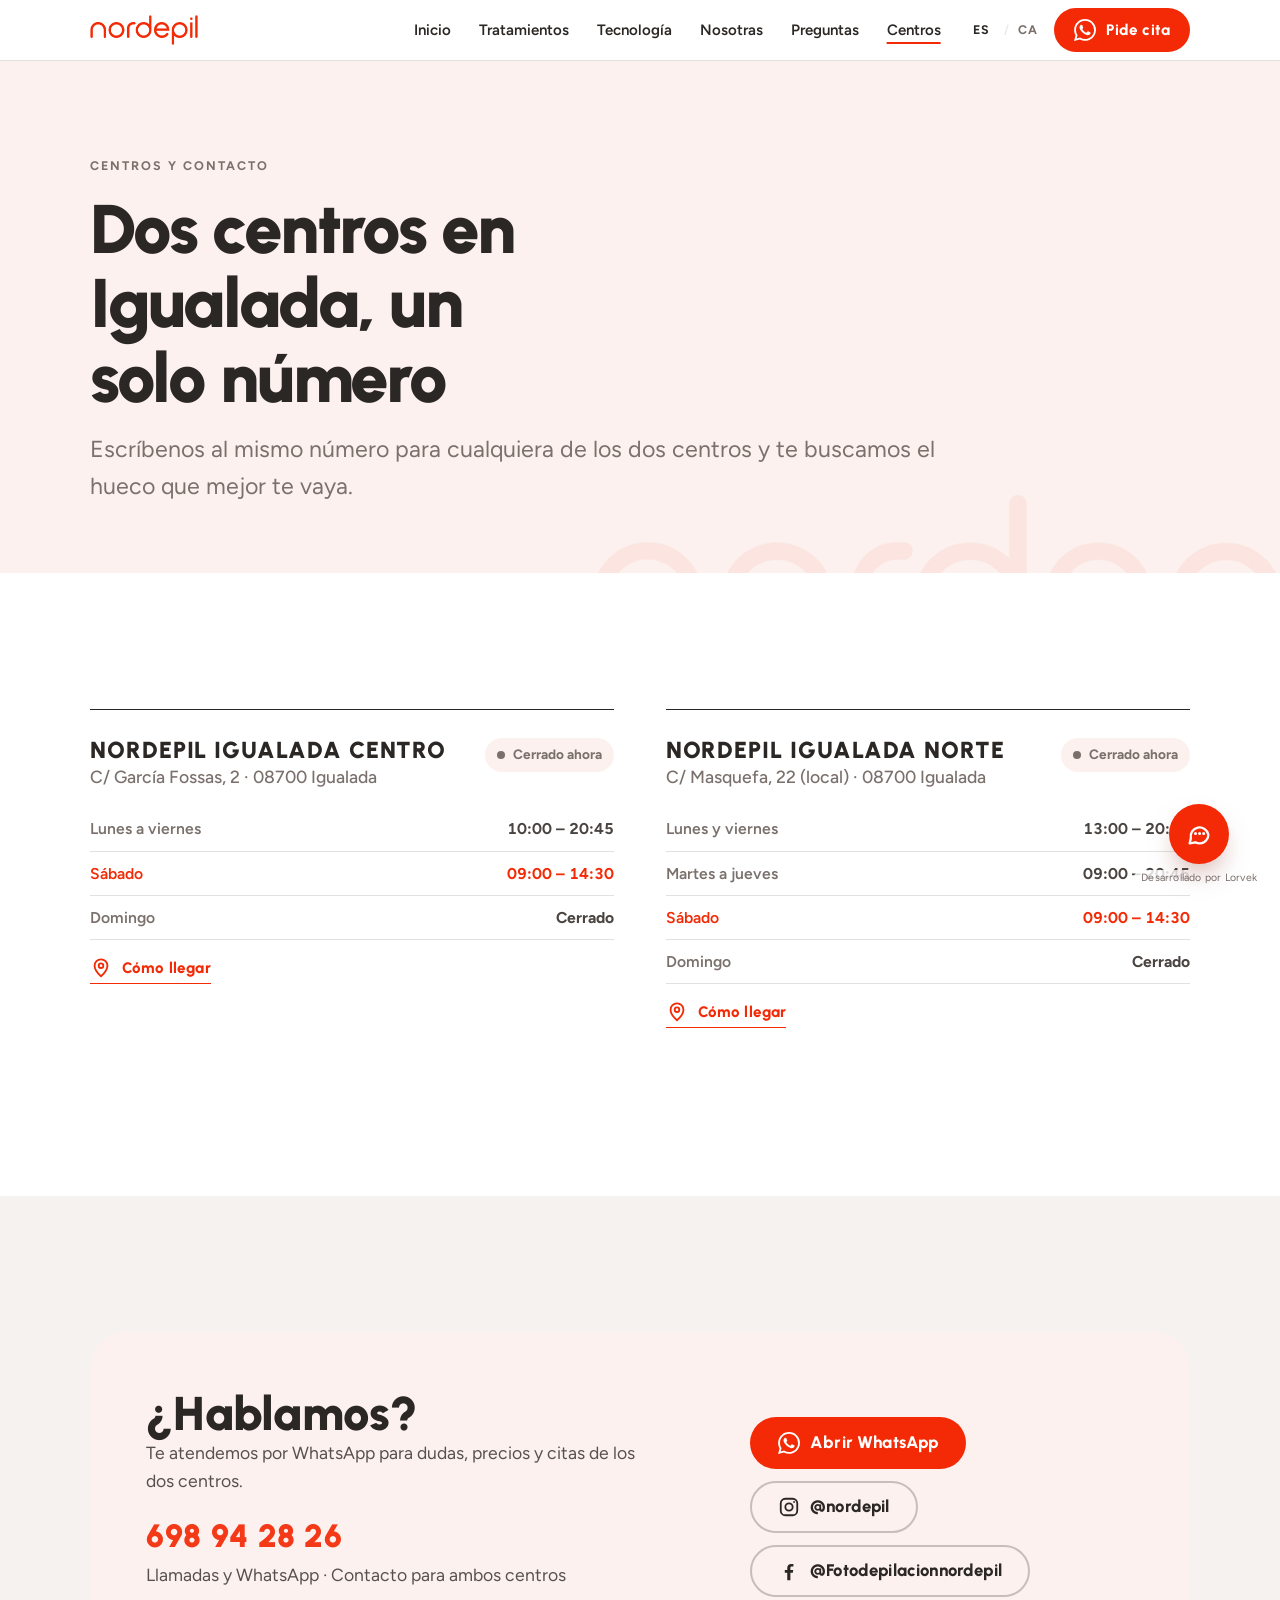
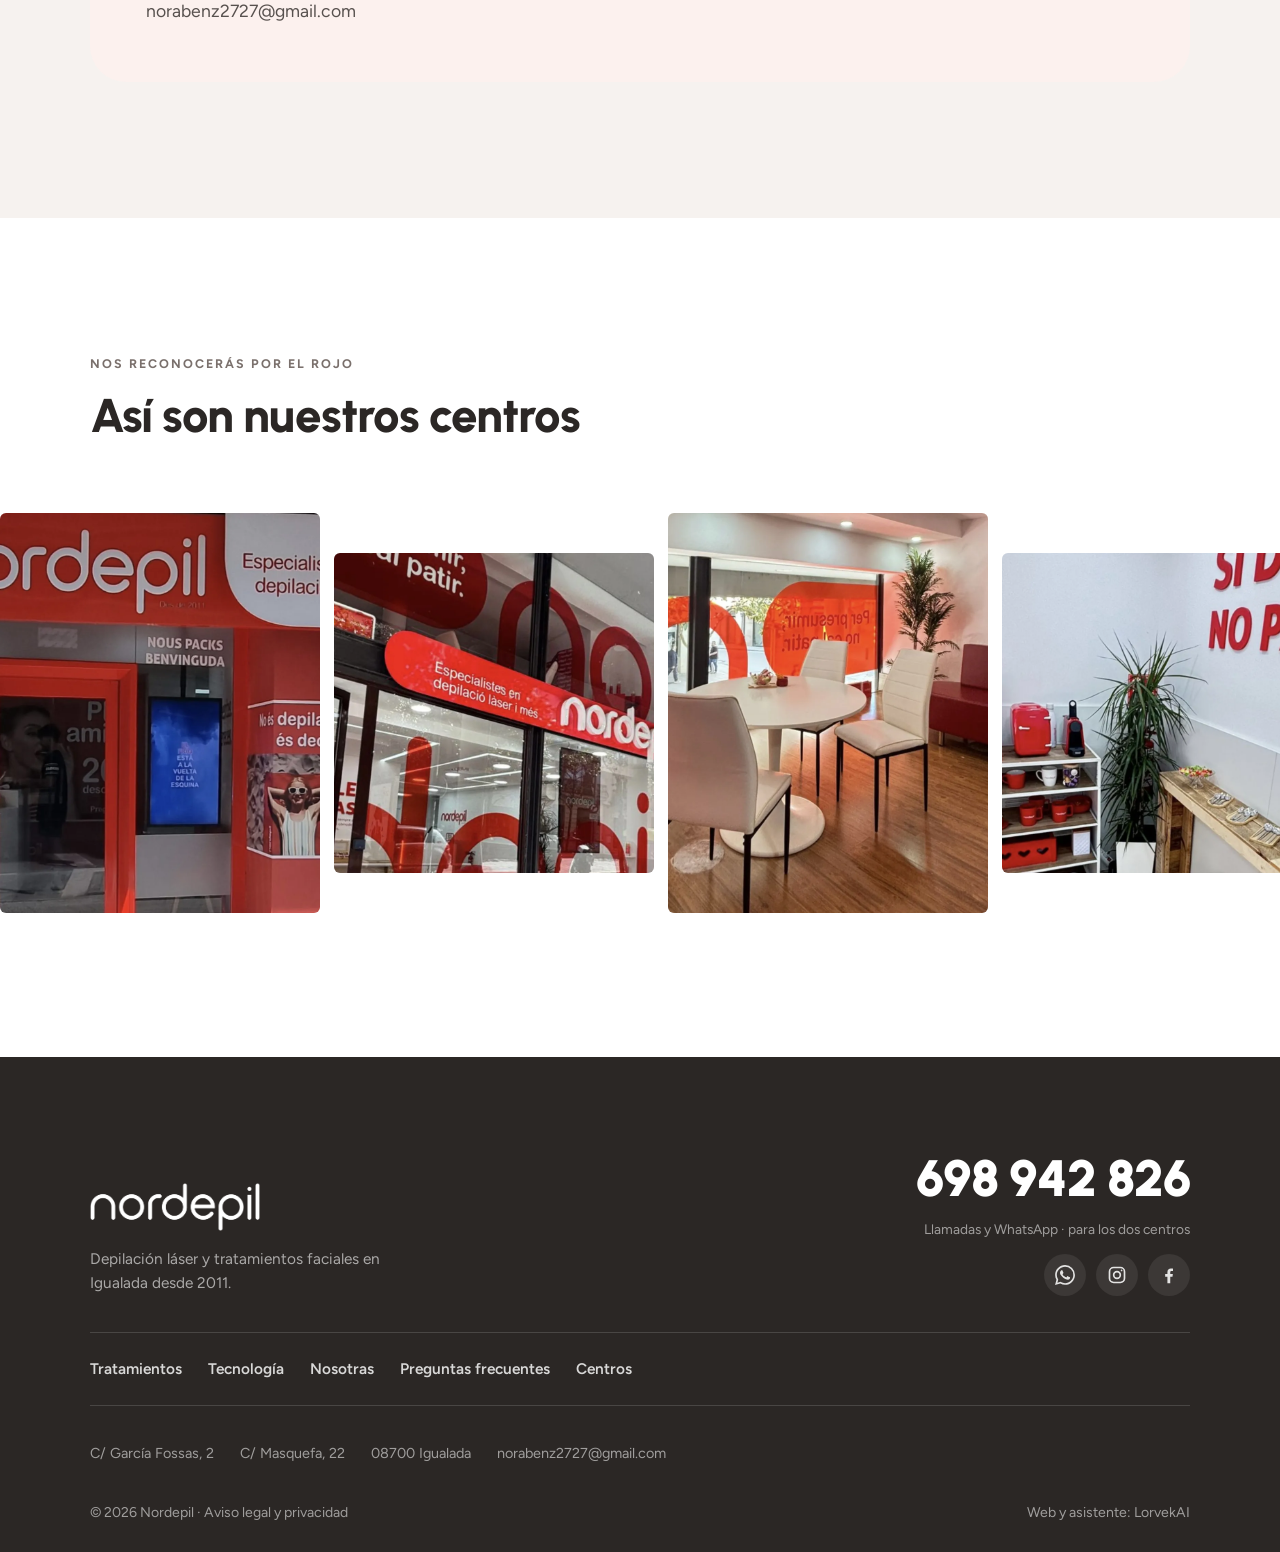
<file: editorial/centros.html>
<!doctype html>
<html lang="es" data-lang="es">
<head>
<meta charset="utf-8">
<meta name="robots" content="noindex, nofollow">
<meta name="viewport" content="width=device-width, initial-scale=1, viewport-fit=cover">
<title>Centros y contacto · Nordepil</title>
<meta name="title-es" content="Centros y contacto · Nordepil">
<meta name="title-ca" content="Centres i contacte · Nordepil">
<meta name="description" content="Nordepil tiene dos centros de depilación láser en Igualada: C/ García Fossas, 2 y C/ Masquefa, 22. Horarios y contacto por WhatsApp.">
<meta name="theme-color" content="#F32A05">
<link rel="canonical" href="https://depilacionlasernordepil.com/centros.html">
<meta property="og:type" content="website">
<meta property="og:site_name" content="Nordepil">
<meta property="og:title" content="Centros y contacto · Nordepil">
<meta property="og:description" content="Nordepil tiene dos centros de depilación láser en Igualada: C/ García Fossas, 2 y C/ Masquefa, 22. Horarios y contacto por WhatsApp.">
<meta property="og:image" content="https://depilacionlasernordepil.com/img/fachada-2.jpg">
<meta property="og:locale" content="es_ES">
<meta property="og:locale:alternate" content="ca_ES">
<link rel="icon" type="image/png" sizes="32x32" href="img/favicon-32.png">
<link rel="apple-touch-icon" href="img/apple-touch-icon.png">
<link rel="preconnect" href="https://fonts.googleapis.com">
<link rel="preconnect" href="https://fonts.gstatic.com" crossorigin>
<link rel="stylesheet" href="https://fonts.googleapis.com/css2?family=Figtree:ital,wght@0,400;0,500;0,600;0,700;1,400&family=Urbanist:wght@700;800;900&display=swap">
<link rel="stylesheet" href="css/styles.css">
<link rel="stylesheet" href="css/v2.css">
</head>
<body>
<a class="skip" href="#main"><span lang="es">Saltar al contenido</span><span lang="ca">Anar al contingut</span></a>
<header class="site-header">
  <div class="wrap">
    <a class="brand" href="index.html" aria-label="Nordepil"><img src="img/logo-rojo.png" alt="Nordepil" width="1702" height="474"></a>
    <nav class="nav" id="nav" aria-label="Menú">
        <a href="index.html"><span lang="es">Inicio</span><span lang="ca">Inici</span></a>
        <a href="tratamientos.html"><span lang="es">Tratamientos</span><span lang="ca">Tractaments</span></a>
        <a href="tecnologia.html"><span lang="es">Tecnología</span><span lang="ca">Tecnologia</span></a>
        <a href="nosotras.html"><span lang="es">Nosotras</span><span lang="ca">Nosaltres</span></a>
        <a href="preguntas.html"><span lang="es">Preguntas</span><span lang="ca">Preguntes</span></a>
        <a href="centros.html" aria-current="page"><span lang="es">Centros</span><span lang="ca">Centres</span></a>
    </nav>
    <div class="header-tools">
      <div class="lang" role="group" aria-label="Idioma">
        <button type="button" data-set-lang="es" aria-pressed="true">ES</button>
        <button type="button" data-set-lang="ca" aria-pressed="false">CA</button>
      </div>
      <a class="btn btn--red btn--small header-cta" data-wa="cabecera" href="https://wa.me/34698942826"><svg viewBox="0 0 24 24" fill="currentColor" aria-hidden="true"><path d="M17.472 14.382c-.297-.149-1.758-.867-2.03-.967-.273-.099-.471-.148-.67.15-.197.297-.767.966-.94 1.164-.173.199-.347.223-.644.075-.297-.15-1.255-.463-2.39-1.475-.883-.788-1.48-1.761-1.653-2.059-.173-.297-.018-.458.13-.606.134-.133.298-.347.446-.52.149-.174.198-.298.298-.497.099-.198.05-.371-.025-.52-.075-.149-.669-1.612-.916-2.207-.242-.579-.487-.5-.669-.51-.173-.008-.371-.01-.57-.01-.198 0-.52.074-.792.372-.272.297-1.04 1.016-1.04 2.479 0 1.462 1.065 2.875 1.213 3.074.149.198 2.096 3.2 5.077 4.487.709.306 1.262.489 1.694.625.712.227 1.36.195 1.871.118.571-.085 1.758-.719 2.006-1.413.248-.694.248-1.289.173-1.413-.074-.124-.272-.198-.57-.347m-5.421 7.403h-.004a9.87 9.87 0 01-5.031-1.378l-.361-.214-3.741.982.998-3.648-.235-.374a9.86 9.86 0 01-1.51-5.26c.001-5.45 4.436-9.884 9.888-9.884 2.64 0 5.122 1.03 6.988 2.898a9.825 9.825 0 012.893 6.994c-.003 5.45-4.437 9.884-9.885 9.884m8.413-18.297A11.815 11.815 0 0012.05 0C5.495 0 .16 5.335.157 11.892c0 2.096.547 4.142 1.588 5.945L.057 24l6.305-1.654a11.882 11.882 0 005.683 1.448h.005c6.554 0 11.89-5.335 11.893-11.893a11.821 11.821 0 00-3.48-8.413z"/></svg><span lang="es">Pide cita</span><span lang="ca">Demana cita</span></a>
      <button class="menu-toggle" type="button" aria-expanded="false" aria-controls="nav" aria-label="Menú"><svg viewBox="0 0 24 24" fill="none" stroke="currentColor" stroke-width="2.4" stroke-linecap="round" aria-hidden="true"><path d="M4 7h16M4 12h16M4 17h16"/></svg></button>
    </div>
  </div>
</header>
<main id="main">
<section class="page-hero">
  <div class="wrap">
    <span class="eyebrow"><span lang="es">Centros y contacto</span><span lang="ca">Centres i contacte</span></span>
    <h1><span lang="es">Dos centros en Igualada, un solo número</span><span lang="ca">Dos centres a Igualada, un sol número</span></h1>
    <p class="lede" lang="es">Escríbenos al mismo número para cualquiera de los dos centros y te buscamos el hueco que mejor te vaya.</p>
    <p class="lede" lang="ca">Escriu-nos al mateix número per a qualsevol dels dos centres i et busquem l'hora que millor et vagi.</p>
  </div>
</section>

<section class="section">
  <div class="wrap">
    <div class="centers">
      <article class="center sr" id="garcia-fossas" data-hours='{"1":["10:00","20:45"],"2":["10:00","20:45"],"3":["10:00","20:45"],"4":["10:00","20:45"],"5":["10:00","20:45"],"6":["09:00","14:30"]}'>
        <div class="center-head">
          <div>
            <h3><span lang="es">Nordepil Igualada Centro</span><span lang="ca">Nordepil Igualada Centre</span></h3>
            <p class="addr">C/ García Fossas, 2 · 08700 Igualada</p>
          </div>
          <span class="status"><span data-open hidden><span lang="es">Abierto ahora</span><span lang="ca">Obert ara</span></span><span data-closed><span lang="es">Cerrado ahora</span><span lang="ca">Tancat ara</span></span></span>
        </div>
        <table class="hours">
          <tr data-days="1,2,3,4,5"><th><span lang="es">Lunes a viernes</span><span lang="ca">Dilluns a divendres</span></th><td>10:00 – 20:45</td></tr>
          <tr data-days="6"><th><span lang="es">Sábado</span><span lang="ca">Dissabte</span></th><td>09:00 – 14:30</td></tr>
          <tr data-days="0"><th><span lang="es">Domingo</span><span lang="ca">Diumenge</span></th><td><span lang="es">Cerrado</span><span lang="ca">Tancat</span></td></tr>
        </table>
        <div class="btn-row"><a class="btn btn--ghost btn--small" style="color:var(--red)" href="https://maps.app.goo.gl/pbsCTVRweEdySJ5d9" target="_blank" rel="noopener"><svg viewBox="0 0 24 24" fill="none" stroke="currentColor" stroke-width="2" stroke-linecap="round" stroke-linejoin="round" aria-hidden="true"><path d="M12 21s7-6.1 7-11.5A7 7 0 0 0 5 9.5C5 14.9 12 21 12 21z"/><circle cx="12" cy="9.5" r="2.5"/></svg><span lang="es">Cómo llegar</span><span lang="ca">Com arribar-hi</span></a></div>
      </article>
      <article class="center sr" id="masquefa" data-hours='{"1":["13:00","20:45"],"2":["09:00","20:45"],"3":["09:00","20:45"],"4":["09:00","20:45"],"5":["13:00","20:45"],"6":["09:00","14:30"]}'>
        <div class="center-head">
          <div>
            <h3><span lang="es">Nordepil Igualada Norte</span><span lang="ca">Nordepil Igualada Nord</span></h3>
            <p class="addr">C/ Masquefa, 22 (local) · 08700 Igualada</p>
          </div>
          <span class="status"><span data-open hidden><span lang="es">Abierto ahora</span><span lang="ca">Obert ara</span></span><span data-closed><span lang="es">Cerrado ahora</span><span lang="ca">Tancat ara</span></span></span>
        </div>
        <table class="hours">
          <tr data-days="1,5"><th><span lang="es">Lunes y viernes</span><span lang="ca">Dilluns i divendres</span></th><td>13:00 – 20:45</td></tr>
          <tr data-days="2,3,4"><th><span lang="es">Martes a jueves</span><span lang="ca">Dimarts a dijous</span></th><td>09:00 – 20:45</td></tr>
          <tr data-days="6"><th><span lang="es">Sábado</span><span lang="ca">Dissabte</span></th><td>09:00 – 14:30</td></tr>
          <tr data-days="0"><th><span lang="es">Domingo</span><span lang="ca">Diumenge</span></th><td><span lang="es">Cerrado</span><span lang="ca">Tancat</span></td></tr>
        </table>
        <div class="btn-row"><a class="btn btn--ghost btn--small" style="color:var(--red)" href="https://maps.app.goo.gl/kjWtw3zHL14nPXCo9" target="_blank" rel="noopener"><svg viewBox="0 0 24 24" fill="none" stroke="currentColor" stroke-width="2" stroke-linecap="round" stroke-linejoin="round" aria-hidden="true"><path d="M12 21s7-6.1 7-11.5A7 7 0 0 0 5 9.5C5 14.9 12 21 12 21z"/><circle cx="12" cy="9.5" r="2.5"/></svg><span lang="es">Cómo llegar</span><span lang="ca">Com arribar-hi</span></a></div>
      </article>
    </div>
  </div>
</section>

<section class="section section--blush">
  <div class="wrap">
    <div class="contact-band">
      <div>
        <h2><span lang="es">¿Hablamos?</span><span lang="ca">Parlem?</span></h2>
        <p lang="es">Te atendemos por WhatsApp para dudas, precios y citas de los dos centros.</p>
        <p lang="ca">T'atenem per WhatsApp per a dubtes, preus i cites dels dos centres.</p>
        <p class="phone" style="margin-top:14px">698 94 28 26</p>
        <p><span lang="es">Llamadas y WhatsApp · Contacto para ambos centros</span><span lang="ca">Trucades i WhatsApp · Contacte per als dos centres</span></p>
        <p style="margin-top:8px;user-select:all">norabenz2727@gmail.com</p>
      </div>
      <div class="actions">
        <a class="btn btn--white" data-wa="centros-contacto" href="https://wa.me/34698942826"><svg viewBox="0 0 24 24" fill="currentColor" aria-hidden="true"><path d="M17.472 14.382c-.297-.149-1.758-.867-2.03-.967-.273-.099-.471-.148-.67.15-.197.297-.767.966-.94 1.164-.173.199-.347.223-.644.075-.297-.15-1.255-.463-2.39-1.475-.883-.788-1.48-1.761-1.653-2.059-.173-.297-.018-.458.13-.606.134-.133.298-.347.446-.52.149-.174.198-.298.298-.497.099-.198.05-.371-.025-.52-.075-.149-.669-1.612-.916-2.207-.242-.579-.487-.5-.669-.51-.173-.008-.371-.01-.57-.01-.198 0-.52.074-.792.372-.272.297-1.04 1.016-1.04 2.479 0 1.462 1.065 2.875 1.213 3.074.149.198 2.096 3.2 5.077 4.487.709.306 1.262.489 1.694.625.712.227 1.36.195 1.871.118.571-.085 1.758-.719 2.006-1.413.248-.694.248-1.289.173-1.413-.074-.124-.272-.198-.57-.347m-5.421 7.403h-.004a9.87 9.87 0 01-5.031-1.378l-.361-.214-3.741.982.998-3.648-.235-.374a9.86 9.86 0 01-1.51-5.26c.001-5.45 4.436-9.884 9.888-9.884 2.64 0 5.122 1.03 6.988 2.898a9.825 9.825 0 012.893 6.994c-.003 5.45-4.437 9.884-9.885 9.884m8.413-18.297A11.815 11.815 0 0012.05 0C5.495 0 .16 5.335.157 11.892c0 2.096.547 4.142 1.588 5.945L.057 24l6.305-1.654a11.882 11.882 0 005.683 1.448h.005c6.554 0 11.89-5.335 11.893-11.893a11.821 11.821 0 00-3.48-8.413z"/></svg><span lang="es">Abrir WhatsApp</span><span lang="ca">Obrir WhatsApp</span></a>
        <a class="btn btn--ghost" href="https://www.instagram.com/nordepil" target="_blank" rel="noopener"><svg viewBox="0 0 24 24" fill="none" stroke="currentColor" stroke-width="2" aria-hidden="true"><rect x="3" y="3" width="18" height="18" rx="5"/><circle cx="12" cy="12" r="4"/><circle cx="17.5" cy="6.5" r="1" fill="currentColor" stroke="none"/></svg>@nordepil</a>
        <a class="btn btn--ghost" href="https://www.facebook.com/Fotodepilacionnordepil" target="_blank" rel="noopener"><svg viewBox="0 0 24 24" fill="currentColor" aria-hidden="true"><path d="M13.5 22v-8h2.7l.4-3.2h-3.1V8.8c0-.9.3-1.6 1.6-1.6h1.7V4.4c-.3 0-1.3-.1-2.5-.1-2.5 0-4.2 1.5-4.2 4.3v2.3H7.4V14h2.7v8h3.4z"/></svg>@Fotodepilacionnordepil</a>
      </div>
    </div>
  </div>
</section>

<section class="section">
  <div class="wrap">
    <div class="section-head sr">
      <span class="eyebrow"><span lang="es">Nos reconocerás por el rojo</span><span lang="ca">Ens reconeixeràs pel vermell</span></span>
      <h2><span lang="es">Así son nuestros centros</span><span lang="ca">Així són els nostres centres</span></h2>
    </div>
    </div>
  <div class="photo-marquee">
    <div class="photo-track" data-marquee><div class="photo-group"><picture><source srcset="img/fachada-2.webp" type="image/webp"><img src="img/fachada-2.jpg" alt="" loading="lazy"></picture><picture><source srcset="img/fachada-1.webp" type="image/webp"><img src="img/fachada-1.jpg" alt="" loading="lazy"></picture><picture><source srcset="img/interior.webp" type="image/webp"><img src="img/interior.jpg" alt="" loading="lazy"></picture><picture><source srcset="img/sala-espera.webp" type="image/webp"><img src="img/sala-espera.jpg" alt="" loading="lazy"></picture><picture><source srcset="img/recepcion.webp" type="image/webp"><img src="img/recepcion.jpg" alt="" loading="lazy"></picture><picture><source srcset="img/equipo-plan-amigo.webp" type="image/webp"><img src="img/equipo-plan-amigo.jpg" alt="" loading="lazy"></picture><picture><source srcset="img/cabina.webp" type="image/webp"><img src="img/cabina.jpg" alt="" loading="lazy"></picture></div></div>
  </div>
  <div class="wrap">
  </div>
</section>
</main>
<footer class="site-footer">
  <div class="wrap">
    <div class="foot-top">
      <div>
        <img src="img/logo-blanco.png" alt="Nordepil" width="1702" height="474" loading="lazy">
        <p lang="es">Depilación láser y tratamientos faciales en Igualada desde 2011.</p><p lang="ca">Depilació làser i tractaments facials a Igualada des de 2011.</p>
      </div>
      <div class="foot-contact">
        <span class="foot-phone">698 942 826</span>
        <small><span lang="es">Llamadas y WhatsApp · para los dos centros</span><span lang="ca">Trucades i WhatsApp · per als dos centres</span></small>
        <div class="socials">
          <a data-wa="pie" href="https://wa.me/34698942826" aria-label="WhatsApp"><svg viewBox="0 0 24 24" fill="currentColor" aria-hidden="true"><path d="M17.472 14.382c-.297-.149-1.758-.867-2.03-.967-.273-.099-.471-.148-.67.15-.197.297-.767.966-.94 1.164-.173.199-.347.223-.644.075-.297-.15-1.255-.463-2.39-1.475-.883-.788-1.48-1.761-1.653-2.059-.173-.297-.018-.458.13-.606.134-.133.298-.347.446-.52.149-.174.198-.298.298-.497.099-.198.05-.371-.025-.52-.075-.149-.669-1.612-.916-2.207-.242-.579-.487-.5-.669-.51-.173-.008-.371-.01-.57-.01-.198 0-.52.074-.792.372-.272.297-1.04 1.016-1.04 2.479 0 1.462 1.065 2.875 1.213 3.074.149.198 2.096 3.2 5.077 4.487.709.306 1.262.489 1.694.625.712.227 1.36.195 1.871.118.571-.085 1.758-.719 2.006-1.413.248-.694.248-1.289.173-1.413-.074-.124-.272-.198-.57-.347m-5.421 7.403h-.004a9.87 9.87 0 01-5.031-1.378l-.361-.214-3.741.982.998-3.648-.235-.374a9.86 9.86 0 01-1.51-5.26c.001-5.45 4.436-9.884 9.888-9.884 2.64 0 5.122 1.03 6.988 2.898a9.825 9.825 0 012.893 6.994c-.003 5.45-4.437 9.884-9.885 9.884m8.413-18.297A11.815 11.815 0 0012.05 0C5.495 0 .16 5.335.157 11.892c0 2.096.547 4.142 1.588 5.945L.057 24l6.305-1.654a11.882 11.882 0 005.683 1.448h.005c6.554 0 11.89-5.335 11.893-11.893a11.821 11.821 0 00-3.48-8.413z"/></svg></a>
          <a href="https://www.instagram.com/nordepil" target="_blank" rel="noopener" aria-label="Instagram"><svg viewBox="0 0 24 24" fill="none" stroke="currentColor" stroke-width="2" aria-hidden="true"><rect x="3" y="3" width="18" height="18" rx="5"/><circle cx="12" cy="12" r="4"/><circle cx="17.5" cy="6.5" r="1" fill="currentColor" stroke="none"/></svg></a>
          <a href="https://www.facebook.com/Fotodepilacionnordepil" target="_blank" rel="noopener" aria-label="Facebook"><svg viewBox="0 0 24 24" fill="currentColor" aria-hidden="true"><path d="M13.5 22v-8h2.7l.4-3.2h-3.1V8.8c0-.9.3-1.6 1.6-1.6h1.7V4.4c-.3 0-1.3-.1-2.5-.1-2.5 0-4.2 1.5-4.2 4.3v2.3H7.4V14h2.7v8h3.4z"/></svg></a>
        </div>
      </div>
    </div>
    <nav class="foot-links" aria-label="Pie">
      <a href="tratamientos.html"><span lang="es">Tratamientos</span><span lang="ca">Tractaments</span></a>
      <a href="tecnologia.html"><span lang="es">Tecnología</span><span lang="ca">Tecnologia</span></a>
      <a href="nosotras.html"><span lang="es">Nosotras</span><span lang="ca">Nosaltres</span></a>
      <a href="preguntas.html"><span lang="es">Preguntas frecuentes</span><span lang="ca">Preguntes freqüents</span></a>
      <a href="centros.html"><span lang="es">Centros</span><span lang="ca">Centres</span></a>
    </nav>
    <div class="foot-places">
      <a href="centros.html#garcia-fossas">C/ García Fossas, 2</a>
      <a href="centros.html#masquefa">C/ Masquefa, 22</a>
      <span>08700 Igualada</span>
      <a href="mailto:norabenz2727@gmail.com">norabenz2727@gmail.com</a>
    </div>
    <div class="footer-bottom">
      <span>© <span data-year>2026</span> Nordepil · <a href="legal.html"><span lang="es">Aviso legal y privacidad</span><span lang="ca">Avís legal i privacitat</span></a></span>
      <a href="https://lorvekai.github.io/lorvekai-web/" target="_blank" rel="noopener"><span lang="es">Web y asistente: LorvekAI</span><span lang="ca">Web i assistent: LorvekAI</span></a>
    </div>
  </div>
</footer>
<script src="js/config.js"></script>
<script src="js/main.js"></script>
<script src="js/agent.js"></script>
</body>
</html>
</file>
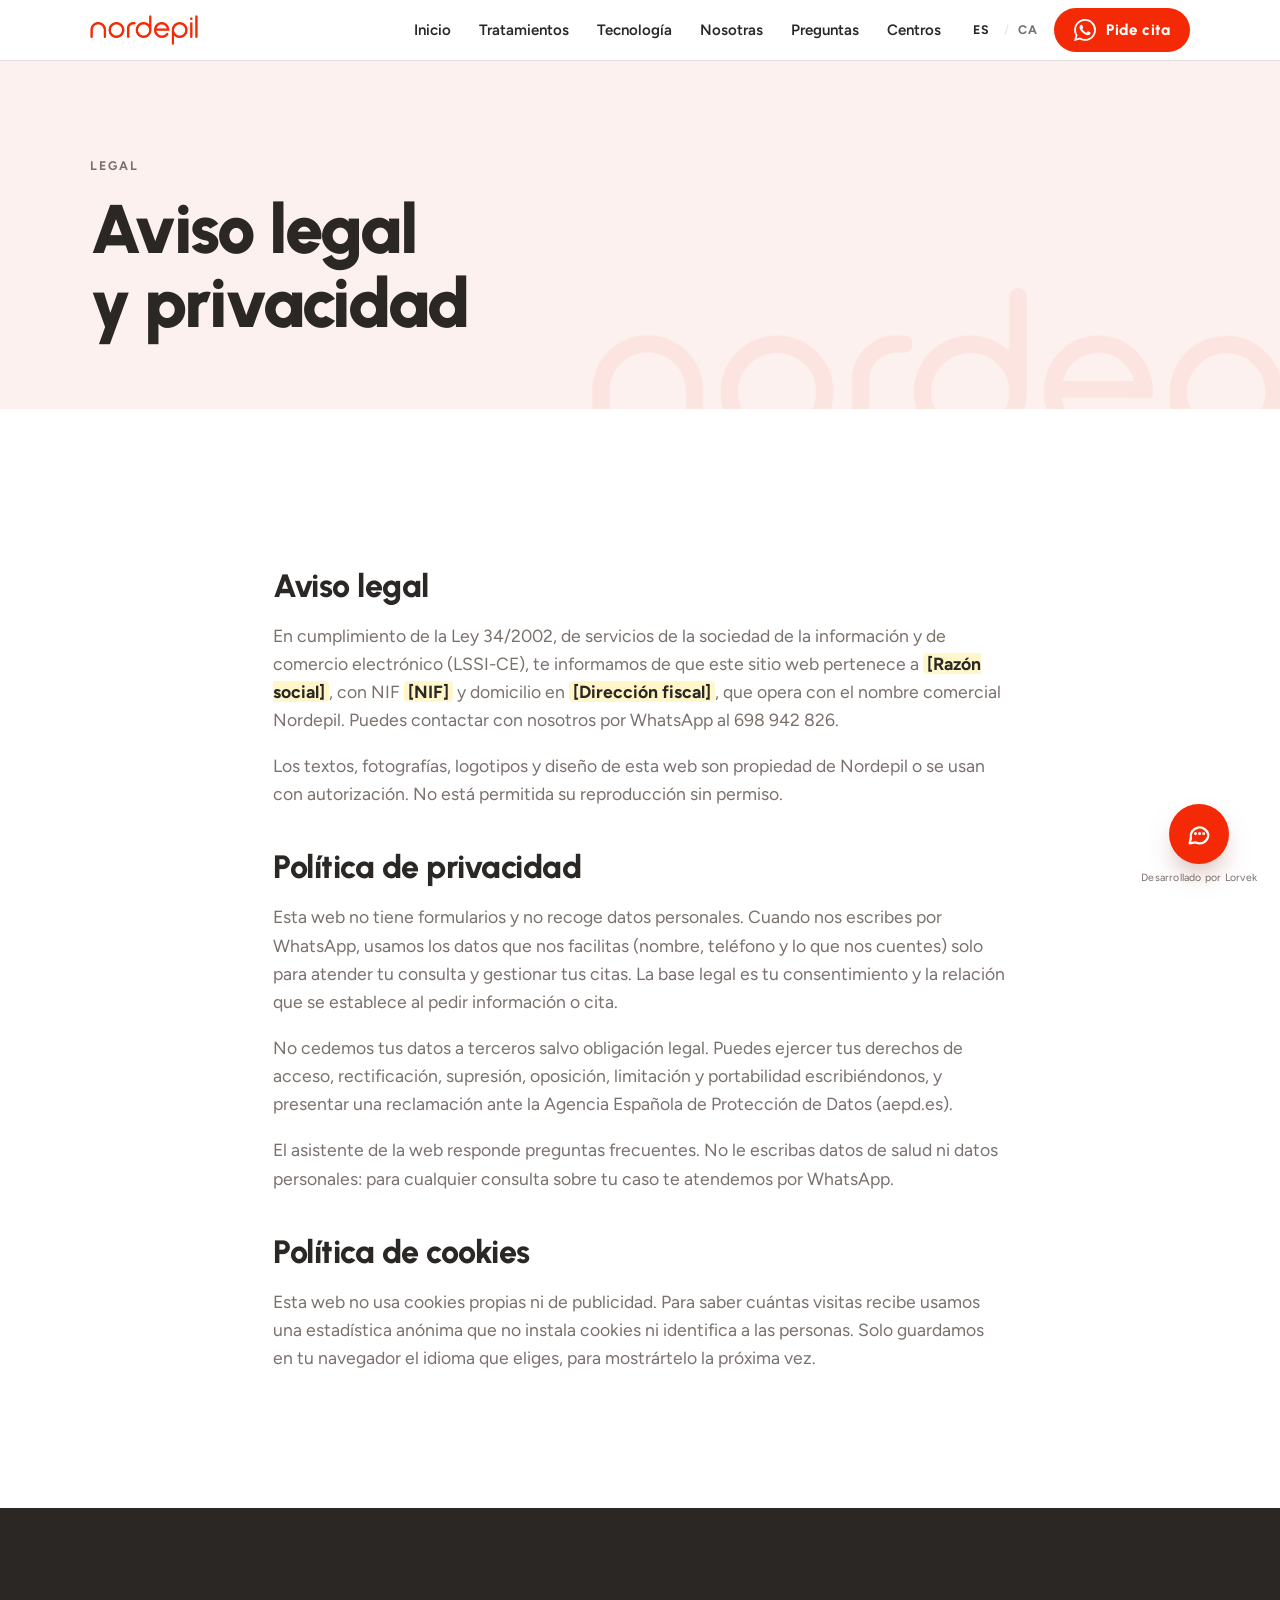
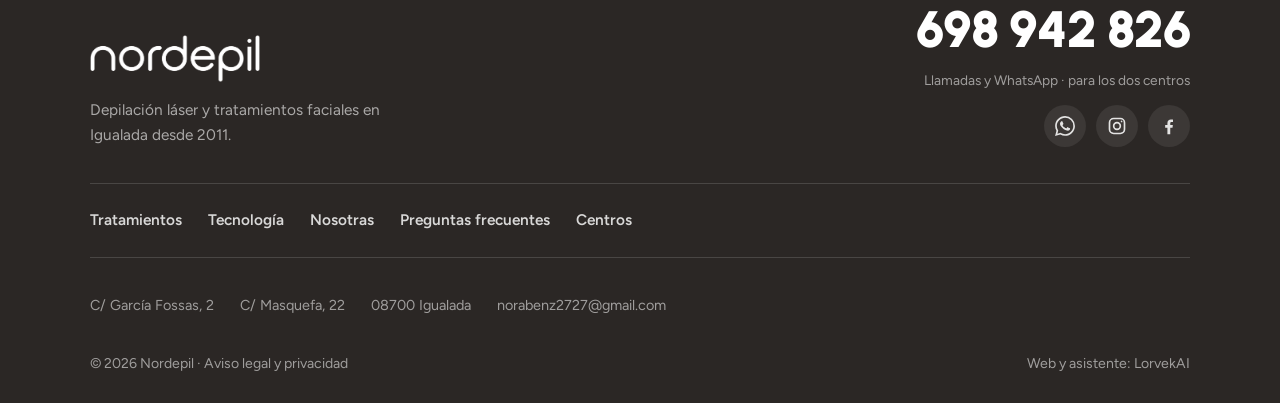
<file: editorial/legal.html>
<!doctype html>
<html lang="es" data-lang="es">
<head>
<meta charset="utf-8">
<meta name="viewport" content="width=device-width, initial-scale=1, viewport-fit=cover">
<title>Aviso legal y privacidad · Nordepil</title>
<meta name="title-es" content="Aviso legal y privacidad · Nordepil">
<meta name="title-ca" content="Avís legal i privacitat · Nordepil">
<meta name="description" content="Aviso legal, política de privacidad y política de cookies de Nordepil.">
<meta name="theme-color" content="#F32A05">
<link rel="canonical" href="https://depilacionlasernordepil.com/legal.html">
<meta property="og:type" content="website">
<meta property="og:site_name" content="Nordepil">
<meta property="og:title" content="Aviso legal y privacidad · Nordepil">
<meta property="og:description" content="Aviso legal, política de privacidad y política de cookies de Nordepil.">
<meta property="og:image" content="https://depilacionlasernordepil.com/img/equipo-plan-amigo.jpg">
<meta property="og:locale" content="es_ES">
<meta property="og:locale:alternate" content="ca_ES">
<link rel="icon" type="image/png" sizes="32x32" href="img/favicon-32.png">
<link rel="apple-touch-icon" href="img/apple-touch-icon.png">
<link rel="preconnect" href="https://fonts.googleapis.com">
<link rel="preconnect" href="https://fonts.gstatic.com" crossorigin>
<link rel="stylesheet" href="https://fonts.googleapis.com/css2?family=Figtree:ital,wght@0,400;0,500;0,600;0,700;1,400&family=Urbanist:wght@700;800;900&display=swap">
<link rel="stylesheet" href="css/styles.css">
<link rel="stylesheet" href="css/v2.css">
<meta name="robots" content="noindex">
</head>
<body>
<a class="skip" href="#main"><span lang="es">Saltar al contenido</span><span lang="ca">Anar al contingut</span></a>
<header class="site-header">
  <div class="wrap">
    <a class="brand" href="index.html" aria-label="Nordepil"><img src="img/logo-rojo.png" alt="Nordepil" width="1702" height="474"></a>
    <nav class="nav" id="nav" aria-label="Menú">
        <a href="index.html"><span lang="es">Inicio</span><span lang="ca">Inici</span></a>
        <a href="tratamientos.html"><span lang="es">Tratamientos</span><span lang="ca">Tractaments</span></a>
        <a href="tecnologia.html"><span lang="es">Tecnología</span><span lang="ca">Tecnologia</span></a>
        <a href="nosotras.html"><span lang="es">Nosotras</span><span lang="ca">Nosaltres</span></a>
        <a href="preguntas.html"><span lang="es">Preguntas</span><span lang="ca">Preguntes</span></a>
        <a href="centros.html"><span lang="es">Centros</span><span lang="ca">Centres</span></a>
    </nav>
    <div class="header-tools">
      <div class="lang" role="group" aria-label="Idioma">
        <button type="button" data-set-lang="es" aria-pressed="true">ES</button>
        <button type="button" data-set-lang="ca" aria-pressed="false">CA</button>
      </div>
      <a class="btn btn--red btn--small header-cta" data-wa="cabecera" href="https://wa.me/34698942826"><svg viewBox="0 0 24 24" fill="currentColor" aria-hidden="true"><path d="M17.472 14.382c-.297-.149-1.758-.867-2.03-.967-.273-.099-.471-.148-.67.15-.197.297-.767.966-.94 1.164-.173.199-.347.223-.644.075-.297-.15-1.255-.463-2.39-1.475-.883-.788-1.48-1.761-1.653-2.059-.173-.297-.018-.458.13-.606.134-.133.298-.347.446-.52.149-.174.198-.298.298-.497.099-.198.05-.371-.025-.52-.075-.149-.669-1.612-.916-2.207-.242-.579-.487-.5-.669-.51-.173-.008-.371-.01-.57-.01-.198 0-.52.074-.792.372-.272.297-1.04 1.016-1.04 2.479 0 1.462 1.065 2.875 1.213 3.074.149.198 2.096 3.2 5.077 4.487.709.306 1.262.489 1.694.625.712.227 1.36.195 1.871.118.571-.085 1.758-.719 2.006-1.413.248-.694.248-1.289.173-1.413-.074-.124-.272-.198-.57-.347m-5.421 7.403h-.004a9.87 9.87 0 01-5.031-1.378l-.361-.214-3.741.982.998-3.648-.235-.374a9.86 9.86 0 01-1.51-5.26c.001-5.45 4.436-9.884 9.888-9.884 2.64 0 5.122 1.03 6.988 2.898a9.825 9.825 0 012.893 6.994c-.003 5.45-4.437 9.884-9.885 9.884m8.413-18.297A11.815 11.815 0 0012.05 0C5.495 0 .16 5.335.157 11.892c0 2.096.547 4.142 1.588 5.945L.057 24l6.305-1.654a11.882 11.882 0 005.683 1.448h.005c6.554 0 11.89-5.335 11.893-11.893a11.821 11.821 0 00-3.48-8.413z"/></svg><span lang="es">Pide cita</span><span lang="ca">Demana cita</span></a>
      <button class="menu-toggle" type="button" aria-expanded="false" aria-controls="nav" aria-label="Menú"><svg viewBox="0 0 24 24" fill="none" stroke="currentColor" stroke-width="2.4" stroke-linecap="round" aria-hidden="true"><path d="M4 7h16M4 12h16M4 17h16"/></svg></button>
    </div>
  </div>
</header>
<main id="main">
<section class="page-hero">
  <div class="wrap">
    <span class="eyebrow">Legal</span>
    <h1><span lang="es">Aviso legal y privacidad</span><span lang="ca">Avís legal i privacitat</span></h1>
  </div>
</section>

<section class="section">
  <div class="wrap legal">
    <!-- Pendiente: completar los campos marcados en amarillo con los datos fiscales de la clínica. -->
    <h2 id="aviso-legal"><span lang="es">Aviso legal</span><span lang="ca">Avís legal</span></h2>
    <p lang="es">En cumplimiento de la Ley 34/2002, de servicios de la sociedad de la información y de comercio electrónico (LSSI-CE), te informamos de que este sitio web pertenece a <span class="fill">[Razón social]</span>, con NIF <span class="fill">[NIF]</span> y domicilio en <span class="fill">[Dirección fiscal]</span>, que opera con el nombre comercial Nordepil. Puedes contactar con nosotros por WhatsApp al 698 942 826.</p>
    <p lang="ca">En compliment de la Llei 34/2002, de serveis de la societat de la informació i de comerç electrònic (LSSI-CE), t'informem que aquest lloc web pertany a <span class="fill">[Raó social]</span>, amb NIF <span class="fill">[NIF]</span> i domicili a <span class="fill">[Adreça fiscal]</span>, que opera amb el nom comercial Nordepil. Pots contactar amb nosaltres per WhatsApp al 698 942 826.</p>
    <p lang="es">Los textos, fotografías, logotipos y diseño de esta web son propiedad de Nordepil o se usan con autorización. No está permitida su reproducción sin permiso.</p>
    <p lang="ca">Els textos, fotografies, logotips i disseny d'aquest web són propietat de Nordepil o s'utilitzen amb autorització. No se'n permet la reproducció sense permís.</p>

    <h2 id="privacidad"><span lang="es">Política de privacidad</span><span lang="ca">Política de privacitat</span></h2>
    <p lang="es">Esta web no tiene formularios y no recoge datos personales. Cuando nos escribes por WhatsApp, usamos los datos que nos facilitas (nombre, teléfono y lo que nos cuentes) solo para atender tu consulta y gestionar tus citas. La base legal es tu consentimiento y la relación que se establece al pedir información o cita.</p>
    <p lang="ca">Aquest web no té formularis i no recull dades personals. Quan ens escrius per WhatsApp, fem servir les dades que ens facilites (nom, telèfon i el que ens expliquis) només per atendre la teva consulta i gestionar les teves cites. La base legal és el teu consentiment i la relació que s'estableix en demanar informació o cita.</p>
    <p lang="es">No cedemos tus datos a terceros salvo obligación legal. Puedes ejercer tus derechos de acceso, rectificación, supresión, oposición, limitación y portabilidad escribiéndonos, y presentar una reclamación ante la Agencia Española de Protección de Datos (aepd.es).</p>
    <p lang="ca">No cedim les teves dades a tercers excepte per obligació legal. Pots exercir els teus drets d'accés, rectificació, supressió, oposició, limitació i portabilitat escrivint-nos, i presentar una reclamació davant l'Agència Espanyola de Protecció de Dades (aepd.es).</p>
    <p lang="es">El asistente de la web responde preguntas frecuentes. No le escribas datos de salud ni datos personales: para cualquier consulta sobre tu caso te atendemos por WhatsApp.</p>
    <p lang="ca">L'assistent del web respon preguntes freqüents. No hi escriguis dades de salut ni dades personals: per a qualsevol consulta sobre el teu cas t'atenem per WhatsApp.</p>

    <h2 id="cookies"><span lang="es">Política de cookies</span><span lang="ca">Política de galetes</span></h2>
    <p lang="es">Esta web no usa cookies propias ni de publicidad. Para saber cuántas visitas recibe usamos una estadística anónima que no instala cookies ni identifica a las personas. Solo guardamos en tu navegador el idioma que eliges, para mostrártelo la próxima vez.</p>
    <p lang="ca">Aquest web no fa servir galetes pròpies ni de publicitat. Per saber quantes visites rep fem servir una estadística anònima que no instal·la galetes ni identifica les persones. Només desem al teu navegador l'idioma que tries, per mostrar-te'l la propera vegada.</p>
  </div>
</section>
</main>
<footer class="site-footer">
  <div class="wrap">
    <div class="foot-top">
      <div>
        <img src="img/logo-blanco.png" alt="Nordepil" width="1702" height="474" loading="lazy">
        <p lang="es">Depilación láser y tratamientos faciales en Igualada desde 2011.</p><p lang="ca">Depilació làser i tractaments facials a Igualada des de 2011.</p>
      </div>
      <div class="foot-contact">
        <span class="foot-phone">698 942 826</span>
        <small><span lang="es">Llamadas y WhatsApp · para los dos centros</span><span lang="ca">Trucades i WhatsApp · per als dos centres</span></small>
        <div class="socials">
          <a data-wa="pie" href="https://wa.me/34698942826" aria-label="WhatsApp"><svg viewBox="0 0 24 24" fill="currentColor" aria-hidden="true"><path d="M17.472 14.382c-.297-.149-1.758-.867-2.03-.967-.273-.099-.471-.148-.67.15-.197.297-.767.966-.94 1.164-.173.199-.347.223-.644.075-.297-.15-1.255-.463-2.39-1.475-.883-.788-1.48-1.761-1.653-2.059-.173-.297-.018-.458.13-.606.134-.133.298-.347.446-.52.149-.174.198-.298.298-.497.099-.198.05-.371-.025-.52-.075-.149-.669-1.612-.916-2.207-.242-.579-.487-.5-.669-.51-.173-.008-.371-.01-.57-.01-.198 0-.52.074-.792.372-.272.297-1.04 1.016-1.04 2.479 0 1.462 1.065 2.875 1.213 3.074.149.198 2.096 3.2 5.077 4.487.709.306 1.262.489 1.694.625.712.227 1.36.195 1.871.118.571-.085 1.758-.719 2.006-1.413.248-.694.248-1.289.173-1.413-.074-.124-.272-.198-.57-.347m-5.421 7.403h-.004a9.87 9.87 0 01-5.031-1.378l-.361-.214-3.741.982.998-3.648-.235-.374a9.86 9.86 0 01-1.51-5.26c.001-5.45 4.436-9.884 9.888-9.884 2.64 0 5.122 1.03 6.988 2.898a9.825 9.825 0 012.893 6.994c-.003 5.45-4.437 9.884-9.885 9.884m8.413-18.297A11.815 11.815 0 0012.05 0C5.495 0 .16 5.335.157 11.892c0 2.096.547 4.142 1.588 5.945L.057 24l6.305-1.654a11.882 11.882 0 005.683 1.448h.005c6.554 0 11.89-5.335 11.893-11.893a11.821 11.821 0 00-3.48-8.413z"/></svg></a>
          <a href="https://www.instagram.com/nordepil" target="_blank" rel="noopener" aria-label="Instagram"><svg viewBox="0 0 24 24" fill="none" stroke="currentColor" stroke-width="2" aria-hidden="true"><rect x="3" y="3" width="18" height="18" rx="5"/><circle cx="12" cy="12" r="4"/><circle cx="17.5" cy="6.5" r="1" fill="currentColor" stroke="none"/></svg></a>
          <a href="https://www.facebook.com/Fotodepilacionnordepil" target="_blank" rel="noopener" aria-label="Facebook"><svg viewBox="0 0 24 24" fill="currentColor" aria-hidden="true"><path d="M13.5 22v-8h2.7l.4-3.2h-3.1V8.8c0-.9.3-1.6 1.6-1.6h1.7V4.4c-.3 0-1.3-.1-2.5-.1-2.5 0-4.2 1.5-4.2 4.3v2.3H7.4V14h2.7v8h3.4z"/></svg></a>
        </div>
      </div>
    </div>
    <nav class="foot-links" aria-label="Pie">
      <a href="tratamientos.html"><span lang="es">Tratamientos</span><span lang="ca">Tractaments</span></a>
      <a href="tecnologia.html"><span lang="es">Tecnología</span><span lang="ca">Tecnologia</span></a>
      <a href="nosotras.html"><span lang="es">Nosotras</span><span lang="ca">Nosaltres</span></a>
      <a href="preguntas.html"><span lang="es">Preguntas frecuentes</span><span lang="ca">Preguntes freqüents</span></a>
      <a href="centros.html"><span lang="es">Centros</span><span lang="ca">Centres</span></a>
    </nav>
    <div class="foot-places">
      <a href="centros.html#garcia-fossas">C/ García Fossas, 2</a>
      <a href="centros.html#masquefa">C/ Masquefa, 22</a>
      <span>08700 Igualada</span>
      <a href="mailto:norabenz2727@gmail.com">norabenz2727@gmail.com</a>
    </div>
    <div class="footer-bottom">
      <span>© <span data-year>2026</span> Nordepil · <a href="legal.html"><span lang="es">Aviso legal y privacidad</span><span lang="ca">Avís legal i privacitat</span></a></span>
      <a href="https://lorvekai.github.io/lorvekai-web/" target="_blank" rel="noopener"><span lang="es">Web y asistente: LorvekAI</span><span lang="ca">Web i assistent: LorvekAI</span></a>
    </div>
  </div>
</footer>
<script src="js/config.js"></script>
<script src="js/main.js"></script>
<script src="js/agent.js"></script>
</body>
</html>
</file>
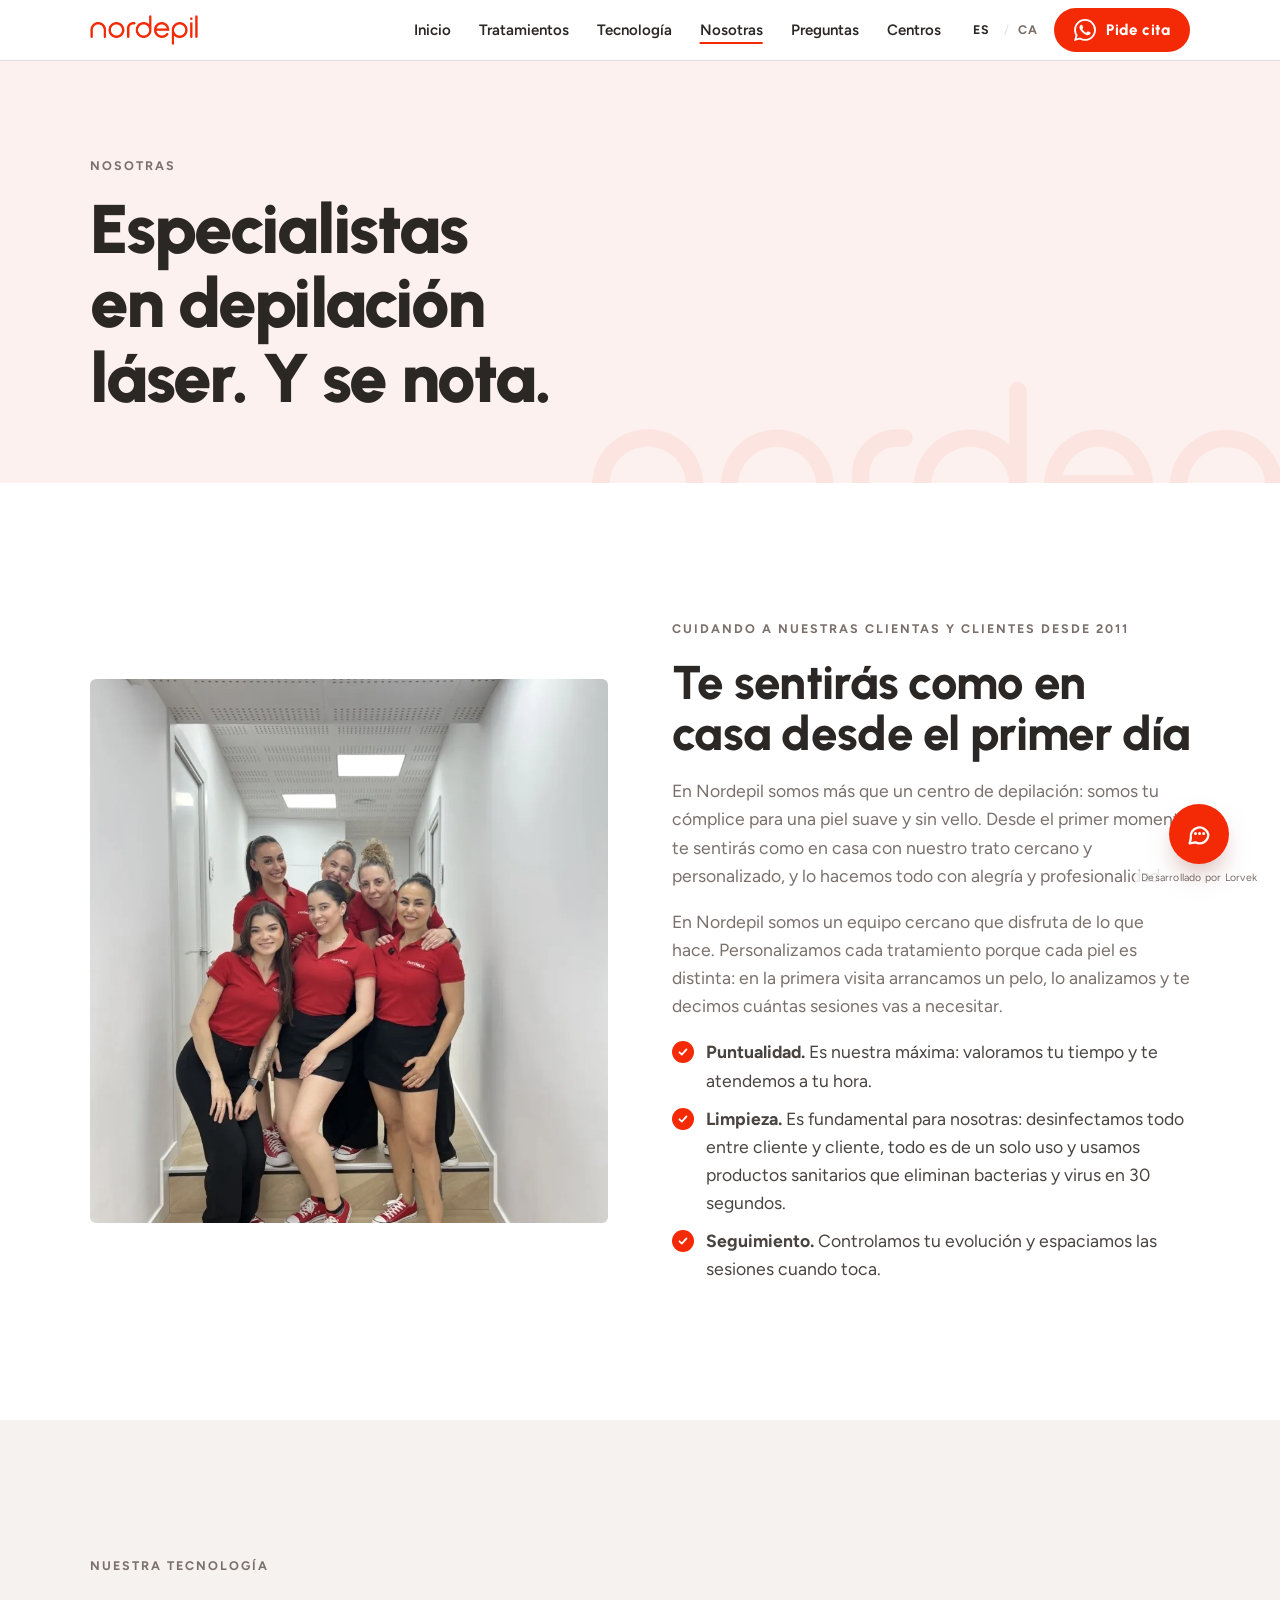
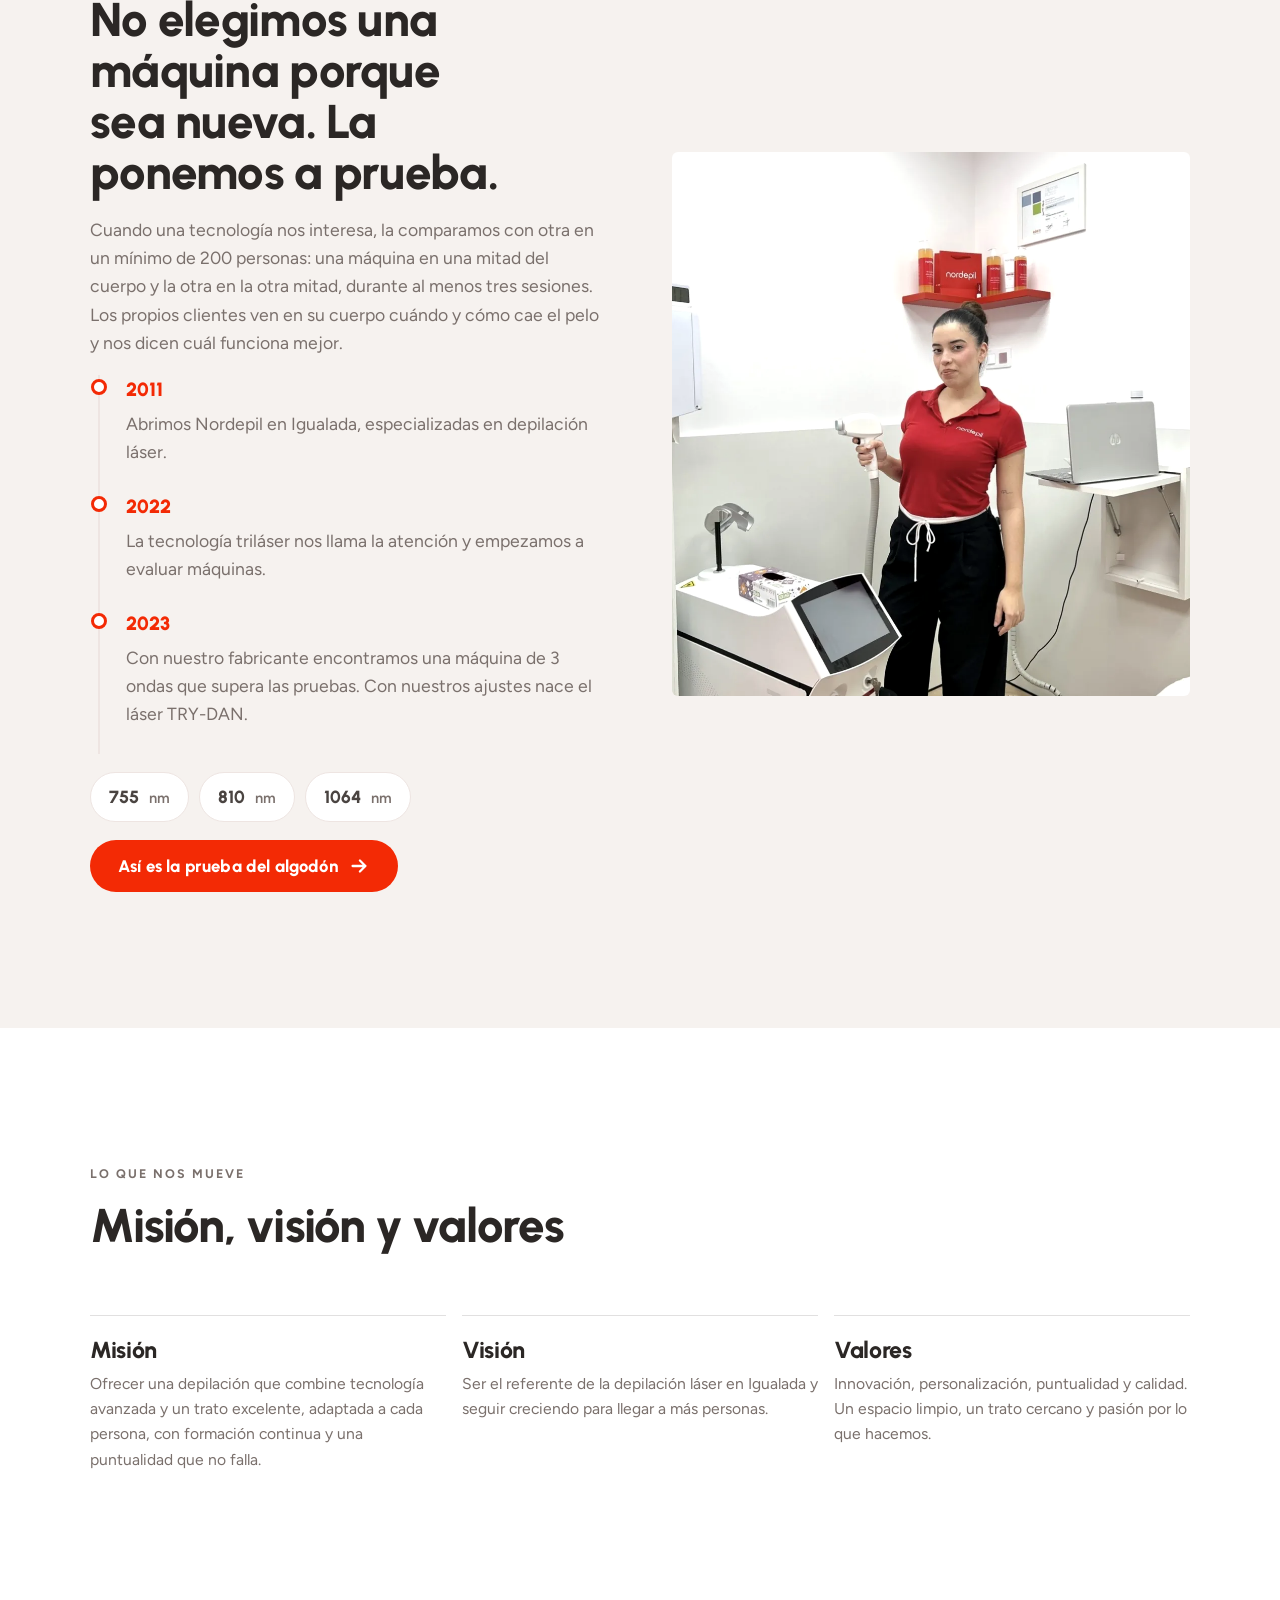
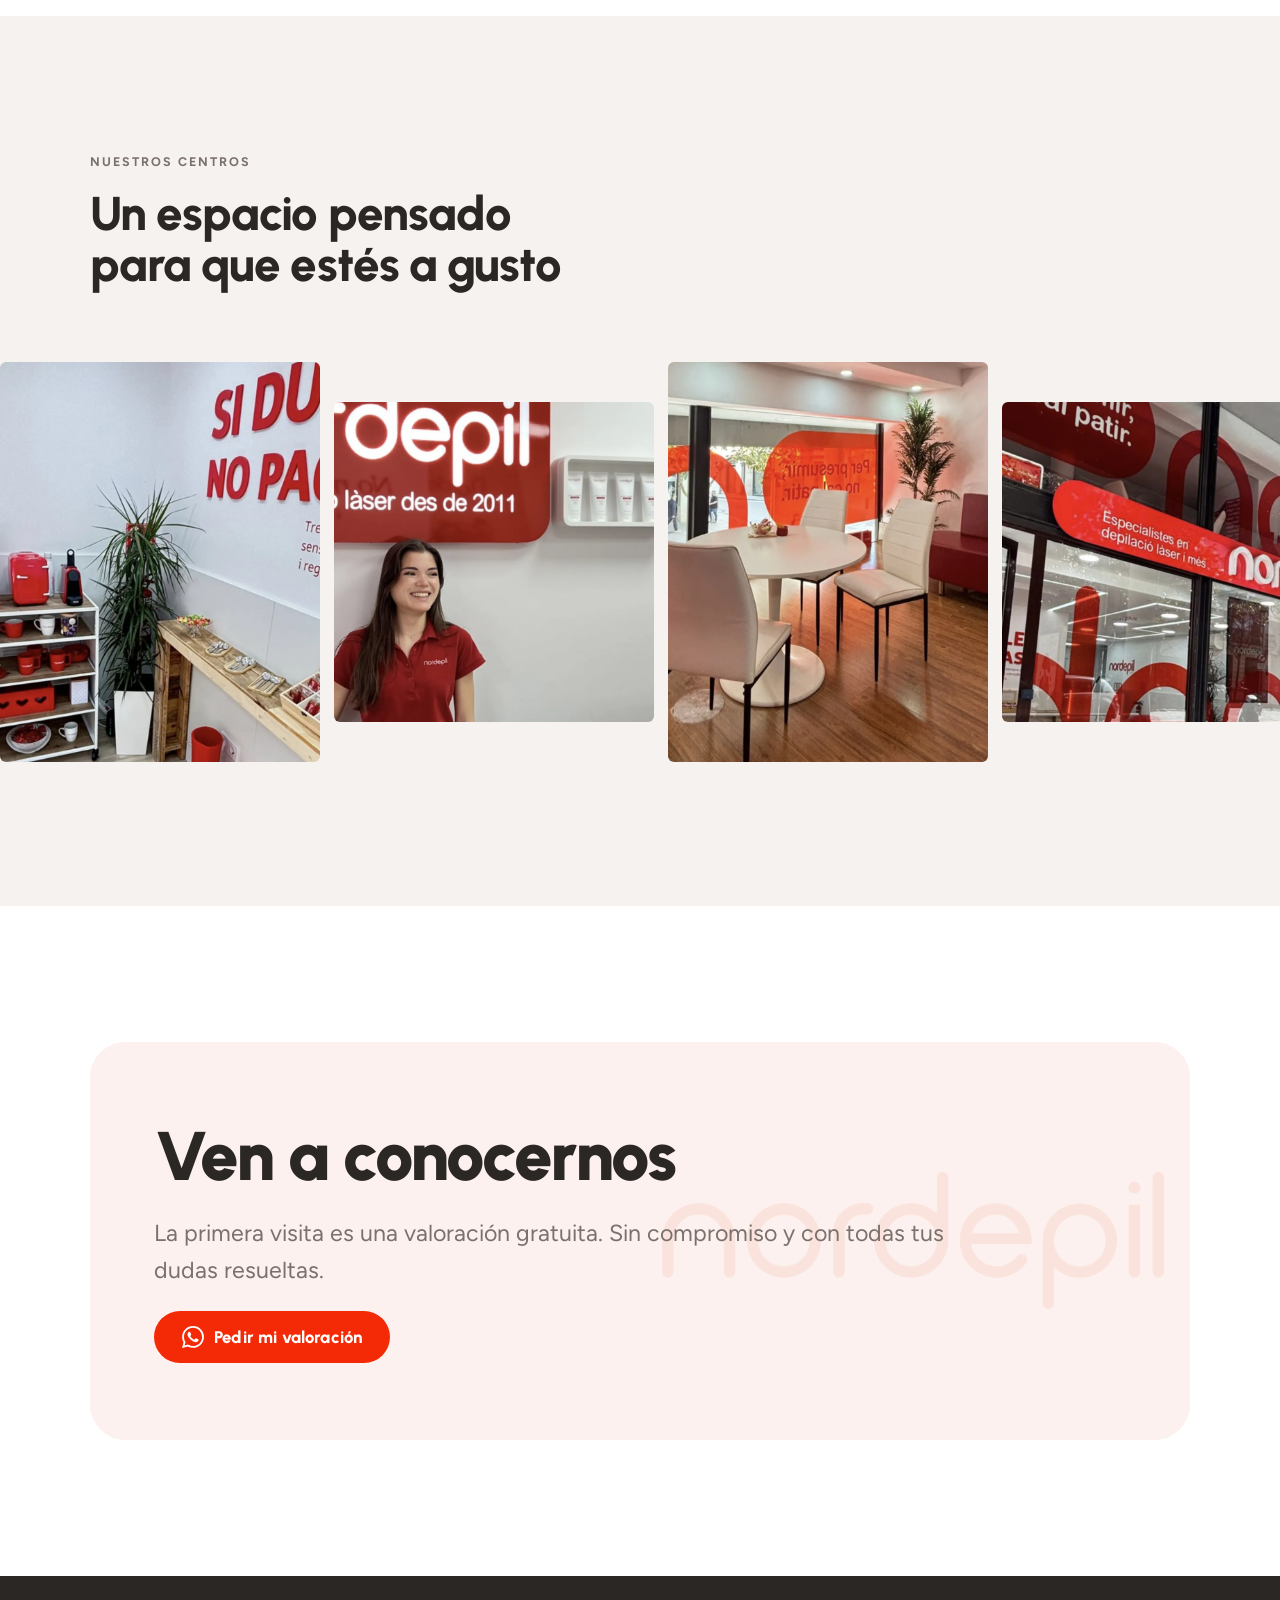
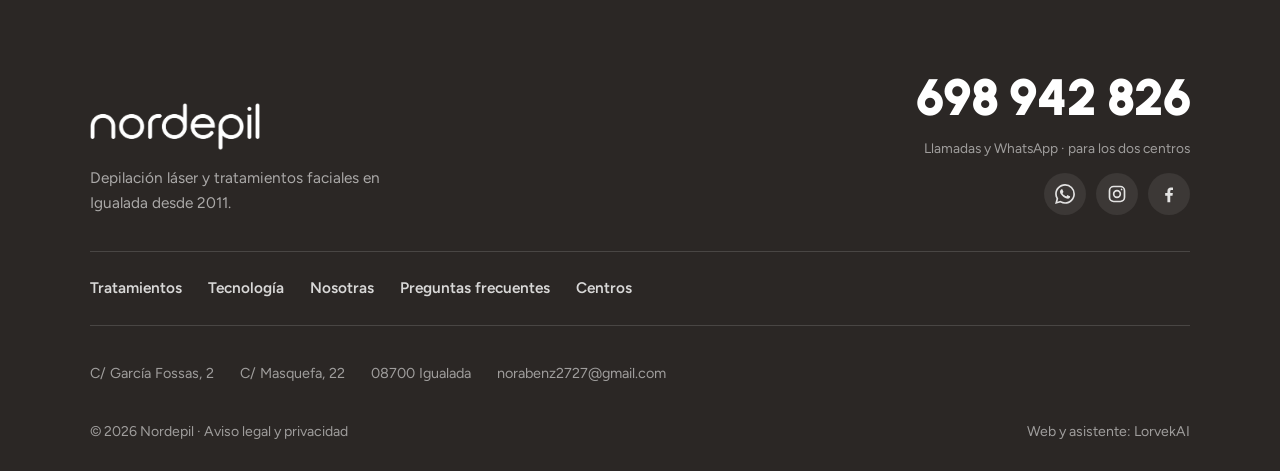
<file: editorial/nosotras.html>
<!doctype html>
<html lang="es" data-lang="es">
<head>
<meta charset="utf-8">
<meta name="robots" content="noindex, nofollow">
<meta name="viewport" content="width=device-width, initial-scale=1, viewport-fit=cover">
<title>Nosotras · Nordepil</title>
<meta name="title-es" content="Nosotras · Nordepil">
<meta name="title-ca" content="Nosaltres · Nordepil">
<meta name="description" content="Especialistas en depilación láser y tratamientos faciales en Igualada desde 2011. Conoce al equipo de Nordepil, nuestros centros y cómo elegimos la tecnología TRY-DAN.">
<meta name="theme-color" content="#F32A05">
<link rel="canonical" href="https://depilacionlasernordepil.com/nosotras.html">
<meta property="og:type" content="website">
<meta property="og:site_name" content="Nordepil">
<meta property="og:title" content="Nosotras · Nordepil">
<meta property="og:description" content="Especialistas en depilación láser y tratamientos faciales en Igualada desde 2011. Conoce al equipo de Nordepil, nuestros centros y cómo elegimos la tecnología TRY-DAN.">
<meta property="og:image" content="https://depilacionlasernordepil.com/img/equipo-escalera.jpg">
<meta property="og:locale" content="es_ES">
<meta property="og:locale:alternate" content="ca_ES">
<link rel="icon" type="image/png" sizes="32x32" href="img/favicon-32.png">
<link rel="apple-touch-icon" href="img/apple-touch-icon.png">
<link rel="preconnect" href="https://fonts.googleapis.com">
<link rel="preconnect" href="https://fonts.gstatic.com" crossorigin>
<link rel="stylesheet" href="https://fonts.googleapis.com/css2?family=Figtree:ital,wght@0,400;0,500;0,600;0,700;1,400&family=Urbanist:wght@700;800;900&display=swap">
<link rel="stylesheet" href="css/styles.css">
<link rel="stylesheet" href="css/v2.css">
</head>
<body>
<a class="skip" href="#main"><span lang="es">Saltar al contenido</span><span lang="ca">Anar al contingut</span></a>
<header class="site-header">
  <div class="wrap">
    <a class="brand" href="index.html" aria-label="Nordepil"><img src="img/logo-rojo.png" alt="Nordepil" width="1702" height="474"></a>
    <nav class="nav" id="nav" aria-label="Menú">
        <a href="index.html"><span lang="es">Inicio</span><span lang="ca">Inici</span></a>
        <a href="tratamientos.html"><span lang="es">Tratamientos</span><span lang="ca">Tractaments</span></a>
        <a href="tecnologia.html"><span lang="es">Tecnología</span><span lang="ca">Tecnologia</span></a>
        <a href="nosotras.html" aria-current="page"><span lang="es">Nosotras</span><span lang="ca">Nosaltres</span></a>
        <a href="preguntas.html"><span lang="es">Preguntas</span><span lang="ca">Preguntes</span></a>
        <a href="centros.html"><span lang="es">Centros</span><span lang="ca">Centres</span></a>
    </nav>
    <div class="header-tools">
      <div class="lang" role="group" aria-label="Idioma">
        <button type="button" data-set-lang="es" aria-pressed="true">ES</button>
        <button type="button" data-set-lang="ca" aria-pressed="false">CA</button>
      </div>
      <a class="btn btn--red btn--small header-cta" data-wa="cabecera" href="https://wa.me/34698942826"><svg viewBox="0 0 24 24" fill="currentColor" aria-hidden="true"><path d="M17.472 14.382c-.297-.149-1.758-.867-2.03-.967-.273-.099-.471-.148-.67.15-.197.297-.767.966-.94 1.164-.173.199-.347.223-.644.075-.297-.15-1.255-.463-2.39-1.475-.883-.788-1.48-1.761-1.653-2.059-.173-.297-.018-.458.13-.606.134-.133.298-.347.446-.52.149-.174.198-.298.298-.497.099-.198.05-.371-.025-.52-.075-.149-.669-1.612-.916-2.207-.242-.579-.487-.5-.669-.51-.173-.008-.371-.01-.57-.01-.198 0-.52.074-.792.372-.272.297-1.04 1.016-1.04 2.479 0 1.462 1.065 2.875 1.213 3.074.149.198 2.096 3.2 5.077 4.487.709.306 1.262.489 1.694.625.712.227 1.36.195 1.871.118.571-.085 1.758-.719 2.006-1.413.248-.694.248-1.289.173-1.413-.074-.124-.272-.198-.57-.347m-5.421 7.403h-.004a9.87 9.87 0 01-5.031-1.378l-.361-.214-3.741.982.998-3.648-.235-.374a9.86 9.86 0 01-1.51-5.26c.001-5.45 4.436-9.884 9.888-9.884 2.64 0 5.122 1.03 6.988 2.898a9.825 9.825 0 012.893 6.994c-.003 5.45-4.437 9.884-9.885 9.884m8.413-18.297A11.815 11.815 0 0012.05 0C5.495 0 .16 5.335.157 11.892c0 2.096.547 4.142 1.588 5.945L.057 24l6.305-1.654a11.882 11.882 0 005.683 1.448h.005c6.554 0 11.89-5.335 11.893-11.893a11.821 11.821 0 00-3.48-8.413z"/></svg><span lang="es">Pide cita</span><span lang="ca">Demana cita</span></a>
      <button class="menu-toggle" type="button" aria-expanded="false" aria-controls="nav" aria-label="Menú"><svg viewBox="0 0 24 24" fill="none" stroke="currentColor" stroke-width="2.4" stroke-linecap="round" aria-hidden="true"><path d="M4 7h16M4 12h16M4 17h16"/></svg></button>
    </div>
  </div>
</header>
<main id="main">
<section class="page-hero">
  <div class="wrap">
    <span class="eyebrow"><span lang="es">Nosotras</span><span lang="ca">Nosaltres</span></span>
    <h1><span lang="es">Especialistas en depilación láser. Y se nota.</span><span lang="ca">Especialistes en depilació làser. I es nota.</span></h1>
  </div>
</section>

<section class="section">
  <div class="wrap feature">
    <div class="feature-media">
      <picture><source srcset="img/equipo-escalera.webp" type="image/webp"><img src="img/equipo-escalera.jpg" alt="El equipo de Nordepil posando en la escalera del centro" width="869" height="1168" loading="lazy"></picture>
    </div>
    <div class="feature-copy story">
      <span class="eyebrow"><span lang="es">Cuidando a nuestras clientas y clientes desde 2011</span><span lang="ca">Cuidant les nostres clientes i clients des de 2011</span></span>
      <h2><span lang="es">Te sentirás como en casa desde el primer día</span><span lang="ca">Et sentiràs com a casa des del primer dia</span></h2>
      <p lang="es">En Nordepil somos más que un centro de depilación: somos tu cómplice para una piel suave y sin vello. Desde el primer momento te sentirás como en casa con nuestro trato cercano y personalizado, y lo hacemos todo con alegría y profesionalidad.</p>
      <p lang="ca">A Nordepil som més que un centre de depilació: som el teu còmplice per a una pell suau i sense pèl. Des del primer moment et sentiràs com a casa amb el nostre tracte proper i personalitzat, i ho fem tot amb alegria i professionalitat.</p>
      <p lang="es">En Nordepil somos un equipo cercano que disfruta de lo que hace. Personalizamos cada tratamiento porque cada piel es distinta: en la primera visita arrancamos un pelo, lo analizamos y te decimos cuántas sesiones vas a necesitar.</p>
      <p lang="ca">A Nordepil som un equip proper que gaudeix del que fa. Personalitzem cada tractament perquè cada pell és diferent: a la primera visita arrenquem un pèl, l'analitzem i et diem quantes sessions necessitaràs.</p>
      <ul class="checks">
        <li><span lang="es"><strong>Puntualidad.</strong> Es nuestra máxima: valoramos tu tiempo y te atendemos a tu hora.</span><span lang="ca"><strong>Puntualitat.</strong> És la nostra màxima: valorem el teu temps i t'atenem a la teva hora.</span></li>
        <li><span lang="es"><strong>Limpieza.</strong> Es fundamental para nosotras: desinfectamos todo entre cliente y cliente, todo es de un solo uso y usamos productos sanitarios que eliminan bacterias y virus en 30 segundos.</span><span lang="ca"><strong>Neteja.</strong> És fonamental per a nosaltres: desinfectem tot entre client i client, tot és d'un sol ús i fem servir productes sanitaris que eliminen bacteris i virus en 30 segons.</span></li>
        <li><span lang="es"><strong>Seguimiento.</strong> Controlamos tu evolución y espaciamos las sesiones cuando toca.</span><span lang="ca"><strong>Seguiment.</strong> Controlem la teva evolució i espaiem les sessions quan toca.</span></li>
      </ul>
    </div>
  </div>
</section>

<section class="section section--blush" id="tecnologia">
  <div class="wrap feature feature--flip">
    <div class="feature-media">
      <picture><source srcset="img/cabina-depiladora.webp" type="image/webp"><img src="img/cabina-depiladora.jpg" alt="Depiladora de Nordepil junto a la máquina TRY-DAN en una cabina" width="1156" height="1082" loading="lazy"></picture>
    </div>
    <div class="feature-copy">
      <span class="eyebrow"><span lang="es">Nuestra tecnología</span><span lang="ca">La nostra tecnologia</span></span>
      <h2><span lang="es">No elegimos una máquina porque sea nueva. La ponemos a prueba.</span><span lang="ca">No triem una màquina perquè sigui nova. La posem a prova.</span></h2>
      <p lang="es">Cuando una tecnología nos interesa, la comparamos con otra en un mínimo de 200 personas: una máquina en una mitad del cuerpo y la otra en la otra mitad, durante al menos tres sesiones. Los propios clientes ven en su cuerpo cuándo y cómo cae el pelo y nos dicen cuál funciona mejor.</p>
      <p lang="ca">Quan una tecnologia ens interessa, la comparem amb una altra en un mínim de 200 persones: una màquina en una meitat del cos i l'altra a l'altra meitat, durant almenys tres sessions. Els mateixos clients veuen al seu cos quan i com cau el pèl i ens diuen quina funciona millor.</p>
      <ol class="timeline">
        <li><strong>2011</strong><span lang="es">Abrimos Nordepil en Igualada, especializadas en depilación láser.</span><span lang="ca">Obrim Nordepil a Igualada, especialitzades en depilació làser.</span></li>
        <li><strong>2022</strong><span lang="es">La tecnología triláser nos llama la atención y empezamos a evaluar máquinas.</span><span lang="ca">La tecnologia trilàser ens crida l'atenció i comencem a avaluar màquines.</span></li>
        <li><strong>2023</strong><span lang="es">Con nuestro fabricante encontramos una máquina de 3 ondas que supera las pruebas. Con nuestros ajustes nace el láser TRY-DAN.</span><span lang="ca">Amb el nostre fabricant trobem una màquina de 3 ones que supera les proves. Amb els nostres ajustos neix el làser TRY-DAN.</span></li>
      </ol>
      <div class="waves" aria-label="Longitudes de onda">
        <span class="wave">755 <small>nm</small></span>
        <span class="wave">810 <small>nm</small></span>
        <span class="wave">1064 <small>nm</small></span>
      </div>
      <div><a class="btn btn--red" href="tecnologia.html#prueba"><span lang="es">Así es la prueba del algodón</span><span lang="ca">Així és la prova del cotó</span><svg viewBox="0 0 24 24" fill="none" stroke="currentColor" stroke-width="2.5" stroke-linecap="round" stroke-linejoin="round" aria-hidden="true"><path d="M5 12h14M13 6l6 6-6 6"/></svg></a></div>
    </div>
  </div>
</section>

<section class="section">
  <div class="wrap">
    <div class="section-head sr">
      <span class="eyebrow"><span lang="es">Lo que nos mueve</span><span lang="ca">El que ens mou</span></span>
      <h2><span lang="es">Misión, visión y valores</span><span lang="ca">Missió, visió i valors</span></h2>
    </div>
    <div class="values">
      <article class="sr value section--blush">
        <h3><span lang="es">Misión</span><span lang="ca">Missió</span></h3>
        <p lang="es">Ofrecer una depilación que combine tecnología avanzada y un trato excelente, adaptada a cada persona, con formación continua y una puntualidad que no falla.</p>
        <p lang="ca">Oferir una depilació que combini tecnologia avançada i un tracte excel·lent, adaptada a cada persona, amb formació contínua i una puntualitat que no falla.</p>
      </article>
      <article class="sr value section--blush">
        <h3><span lang="es">Visión</span><span lang="ca">Visió</span></h3>
        <p lang="es">Ser el referente de la depilación láser en Igualada y seguir creciendo para llegar a más personas.</p>
        <p lang="ca">Ser el referent de la depilació làser a Igualada i continuar creixent per arribar a més persones.</p>
      </article>
      <article class="sr value section--blush">
        <h3><span lang="es">Valores</span><span lang="ca">Valors</span></h3>
        <p lang="es">Innovación, personalización, puntualidad y calidad. Un espacio limpio, un trato cercano y pasión por lo que hacemos.</p>
        <p lang="ca">Innovació, personalització, puntualitat i qualitat. Un espai net, un tracte proper i passió pel que fem.</p>
      </article>
    </div>
  </div>
</section>

<section class="section section--blush">
  <div class="wrap">
    <div class="section-head sr">
      <span class="eyebrow"><span lang="es">Nuestros centros</span><span lang="ca">Els nostres centres</span></span>
      <h2><span lang="es">Un espacio pensado para que estés a gusto</span><span lang="ca">Un espai pensat perquè hi estiguis a gust</span></h2>
    </div>
    </div>
  <div class="photo-marquee">
    <div class="photo-track" data-marquee><div class="photo-group"><picture><source srcset="img/sala-espera.webp" type="image/webp"><img src="img/sala-espera.jpg" alt="" loading="lazy"></picture><picture><source srcset="img/recepcion.webp" type="image/webp"><img src="img/recepcion.jpg" alt="" loading="lazy"></picture><picture><source srcset="img/interior.webp" type="image/webp"><img src="img/interior.jpg" alt="" loading="lazy"></picture><picture><source srcset="img/fachada-1.webp" type="image/webp"><img src="img/fachada-1.jpg" alt="" loading="lazy"></picture><picture><source srcset="img/cabina.webp" type="image/webp"><img src="img/cabina.jpg" alt="" loading="lazy"></picture><picture><source srcset="img/equipo-plan-amigo.webp" type="image/webp"><img src="img/equipo-plan-amigo.jpg" alt="" loading="lazy"></picture><picture><source srcset="img/fachada-2.webp" type="image/webp"><img src="img/fachada-2.jpg" alt="" loading="lazy"></picture><picture><source srcset="img/producto-gel.webp" type="image/webp"><img src="img/producto-gel.jpg" alt="" loading="lazy"></picture><picture><source srcset="img/equipo-laser.webp" type="image/webp"><img src="img/equipo-laser.jpg" alt="" loading="lazy"></picture><picture><source srcset="img/equipo-escalera.webp" type="image/webp"><img src="img/equipo-escalera.jpg" alt="" loading="lazy"></picture><picture><source srcset="img/cabina-depiladora.webp" type="image/webp"><img src="img/cabina-depiladora.jpg" alt="" loading="lazy"></picture></div></div>
  </div>
  <div class="wrap">
  </div>
</section>

<section class="section section--red cta-final">
  <div class="wrap">
    <h2><span lang="es">Ven a conocernos</span><span lang="ca">Vine a conèixer-nos</span></h2>
    <p class="lede" lang="es">La primera visita es una valoración gratuita. Sin compromiso y con todas tus dudas resueltas.</p>
    <p class="lede" lang="ca">La primera visita és una valoració gratuïta. Sense compromís i amb tots els teus dubtes resolts.</p>
    <a class="btn btn--white" data-wa="nosotras-final" href="https://wa.me/34698942826"><svg viewBox="0 0 24 24" fill="currentColor" aria-hidden="true"><path d="M17.472 14.382c-.297-.149-1.758-.867-2.03-.967-.273-.099-.471-.148-.67.15-.197.297-.767.966-.94 1.164-.173.199-.347.223-.644.075-.297-.15-1.255-.463-2.39-1.475-.883-.788-1.48-1.761-1.653-2.059-.173-.297-.018-.458.13-.606.134-.133.298-.347.446-.52.149-.174.198-.298.298-.497.099-.198.05-.371-.025-.52-.075-.149-.669-1.612-.916-2.207-.242-.579-.487-.5-.669-.51-.173-.008-.371-.01-.57-.01-.198 0-.52.074-.792.372-.272.297-1.04 1.016-1.04 2.479 0 1.462 1.065 2.875 1.213 3.074.149.198 2.096 3.2 5.077 4.487.709.306 1.262.489 1.694.625.712.227 1.36.195 1.871.118.571-.085 1.758-.719 2.006-1.413.248-.694.248-1.289.173-1.413-.074-.124-.272-.198-.57-.347m-5.421 7.403h-.004a9.87 9.87 0 01-5.031-1.378l-.361-.214-3.741.982.998-3.648-.235-.374a9.86 9.86 0 01-1.51-5.26c.001-5.45 4.436-9.884 9.888-9.884 2.64 0 5.122 1.03 6.988 2.898a9.825 9.825 0 012.893 6.994c-.003 5.45-4.437 9.884-9.885 9.884m8.413-18.297A11.815 11.815 0 0012.05 0C5.495 0 .16 5.335.157 11.892c0 2.096.547 4.142 1.588 5.945L.057 24l6.305-1.654a11.882 11.882 0 005.683 1.448h.005c6.554 0 11.89-5.335 11.893-11.893a11.821 11.821 0 00-3.48-8.413z"/></svg><span lang="es">Pedir mi valoración</span><span lang="ca">Demanar la meva valoració</span></a>
  </div>
</section>
</main>
<footer class="site-footer">
  <div class="wrap">
    <div class="foot-top">
      <div>
        <img src="img/logo-blanco.png" alt="Nordepil" width="1702" height="474" loading="lazy">
        <p lang="es">Depilación láser y tratamientos faciales en Igualada desde 2011.</p><p lang="ca">Depilació làser i tractaments facials a Igualada des de 2011.</p>
      </div>
      <div class="foot-contact">
        <span class="foot-phone">698 942 826</span>
        <small><span lang="es">Llamadas y WhatsApp · para los dos centros</span><span lang="ca">Trucades i WhatsApp · per als dos centres</span></small>
        <div class="socials">
          <a data-wa="pie" href="https://wa.me/34698942826" aria-label="WhatsApp"><svg viewBox="0 0 24 24" fill="currentColor" aria-hidden="true"><path d="M17.472 14.382c-.297-.149-1.758-.867-2.03-.967-.273-.099-.471-.148-.67.15-.197.297-.767.966-.94 1.164-.173.199-.347.223-.644.075-.297-.15-1.255-.463-2.39-1.475-.883-.788-1.48-1.761-1.653-2.059-.173-.297-.018-.458.13-.606.134-.133.298-.347.446-.52.149-.174.198-.298.298-.497.099-.198.05-.371-.025-.52-.075-.149-.669-1.612-.916-2.207-.242-.579-.487-.5-.669-.51-.173-.008-.371-.01-.57-.01-.198 0-.52.074-.792.372-.272.297-1.04 1.016-1.04 2.479 0 1.462 1.065 2.875 1.213 3.074.149.198 2.096 3.2 5.077 4.487.709.306 1.262.489 1.694.625.712.227 1.36.195 1.871.118.571-.085 1.758-.719 2.006-1.413.248-.694.248-1.289.173-1.413-.074-.124-.272-.198-.57-.347m-5.421 7.403h-.004a9.87 9.87 0 01-5.031-1.378l-.361-.214-3.741.982.998-3.648-.235-.374a9.86 9.86 0 01-1.51-5.26c.001-5.45 4.436-9.884 9.888-9.884 2.64 0 5.122 1.03 6.988 2.898a9.825 9.825 0 012.893 6.994c-.003 5.45-4.437 9.884-9.885 9.884m8.413-18.297A11.815 11.815 0 0012.05 0C5.495 0 .16 5.335.157 11.892c0 2.096.547 4.142 1.588 5.945L.057 24l6.305-1.654a11.882 11.882 0 005.683 1.448h.005c6.554 0 11.89-5.335 11.893-11.893a11.821 11.821 0 00-3.48-8.413z"/></svg></a>
          <a href="https://www.instagram.com/nordepil" target="_blank" rel="noopener" aria-label="Instagram"><svg viewBox="0 0 24 24" fill="none" stroke="currentColor" stroke-width="2" aria-hidden="true"><rect x="3" y="3" width="18" height="18" rx="5"/><circle cx="12" cy="12" r="4"/><circle cx="17.5" cy="6.5" r="1" fill="currentColor" stroke="none"/></svg></a>
          <a href="https://www.facebook.com/Fotodepilacionnordepil" target="_blank" rel="noopener" aria-label="Facebook"><svg viewBox="0 0 24 24" fill="currentColor" aria-hidden="true"><path d="M13.5 22v-8h2.7l.4-3.2h-3.1V8.8c0-.9.3-1.6 1.6-1.6h1.7V4.4c-.3 0-1.3-.1-2.5-.1-2.5 0-4.2 1.5-4.2 4.3v2.3H7.4V14h2.7v8h3.4z"/></svg></a>
        </div>
      </div>
    </div>
    <nav class="foot-links" aria-label="Pie">
      <a href="tratamientos.html"><span lang="es">Tratamientos</span><span lang="ca">Tractaments</span></a>
      <a href="tecnologia.html"><span lang="es">Tecnología</span><span lang="ca">Tecnologia</span></a>
      <a href="nosotras.html"><span lang="es">Nosotras</span><span lang="ca">Nosaltres</span></a>
      <a href="preguntas.html"><span lang="es">Preguntas frecuentes</span><span lang="ca">Preguntes freqüents</span></a>
      <a href="centros.html"><span lang="es">Centros</span><span lang="ca">Centres</span></a>
    </nav>
    <div class="foot-places">
      <a href="centros.html#garcia-fossas">C/ García Fossas, 2</a>
      <a href="centros.html#masquefa">C/ Masquefa, 22</a>
      <span>08700 Igualada</span>
      <a href="mailto:norabenz2727@gmail.com">norabenz2727@gmail.com</a>
    </div>
    <div class="footer-bottom">
      <span>© <span data-year>2026</span> Nordepil · <a href="legal.html"><span lang="es">Aviso legal y privacidad</span><span lang="ca">Avís legal i privacitat</span></a></span>
      <a href="https://lorvekai.github.io/lorvekai-web/" target="_blank" rel="noopener"><span lang="es">Web y asistente: LorvekAI</span><span lang="ca">Web i assistent: LorvekAI</span></a>
    </div>
  </div>
</footer>
<script src="js/config.js"></script>
<script src="js/main.js"></script>
<script src="js/agent.js"></script>
</body>
</html>
</file>
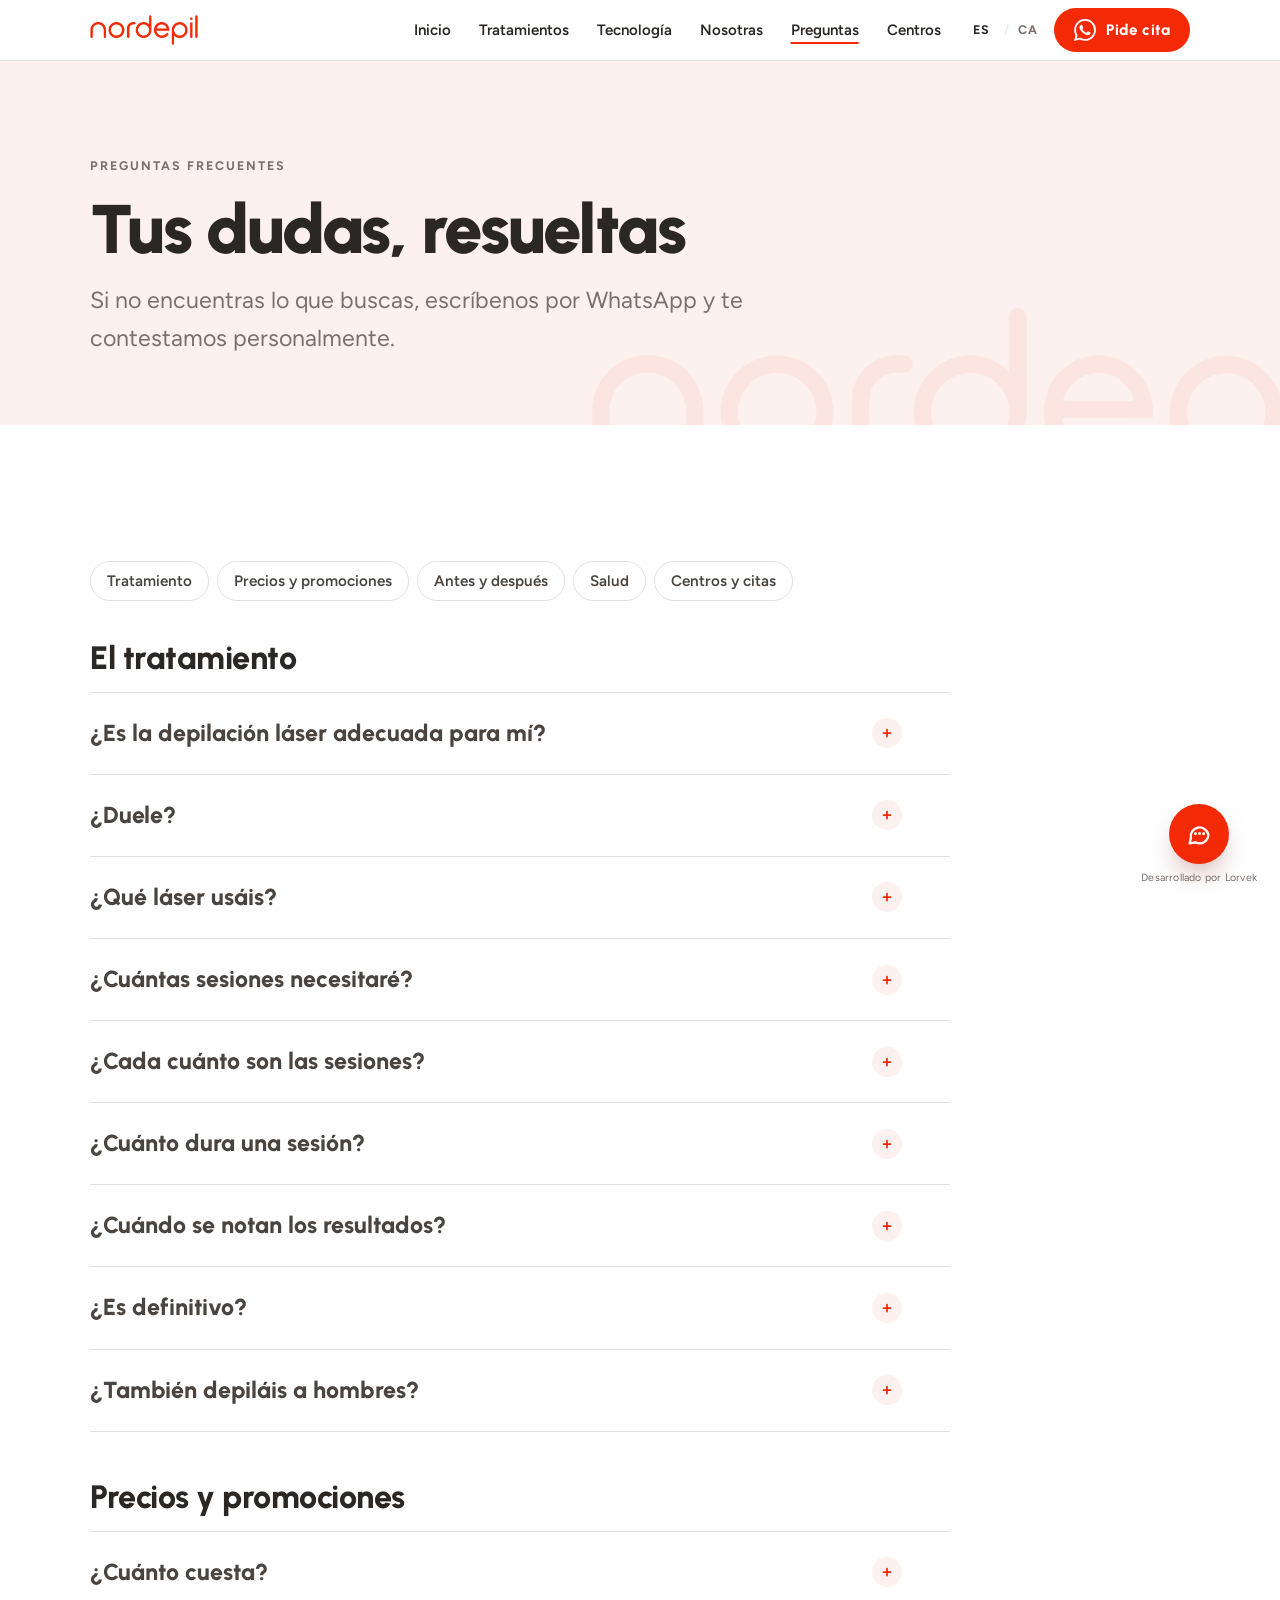
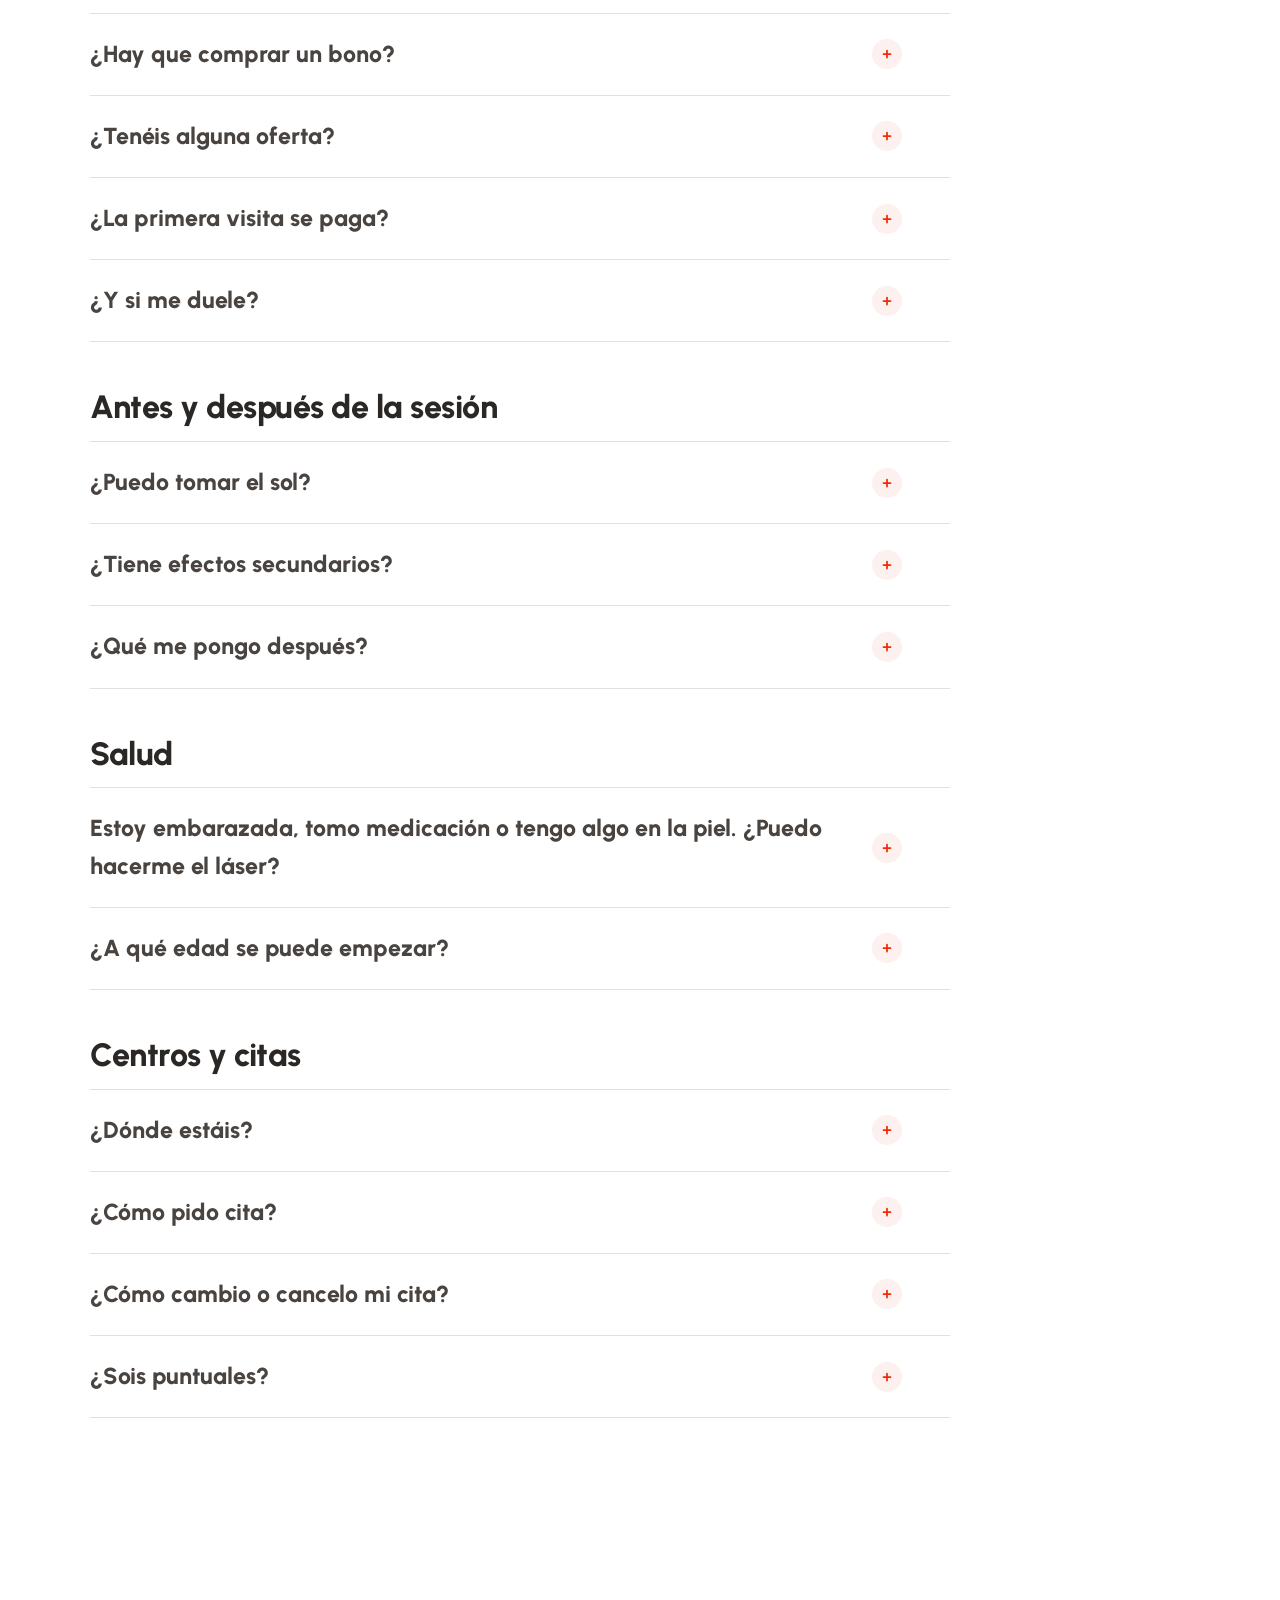
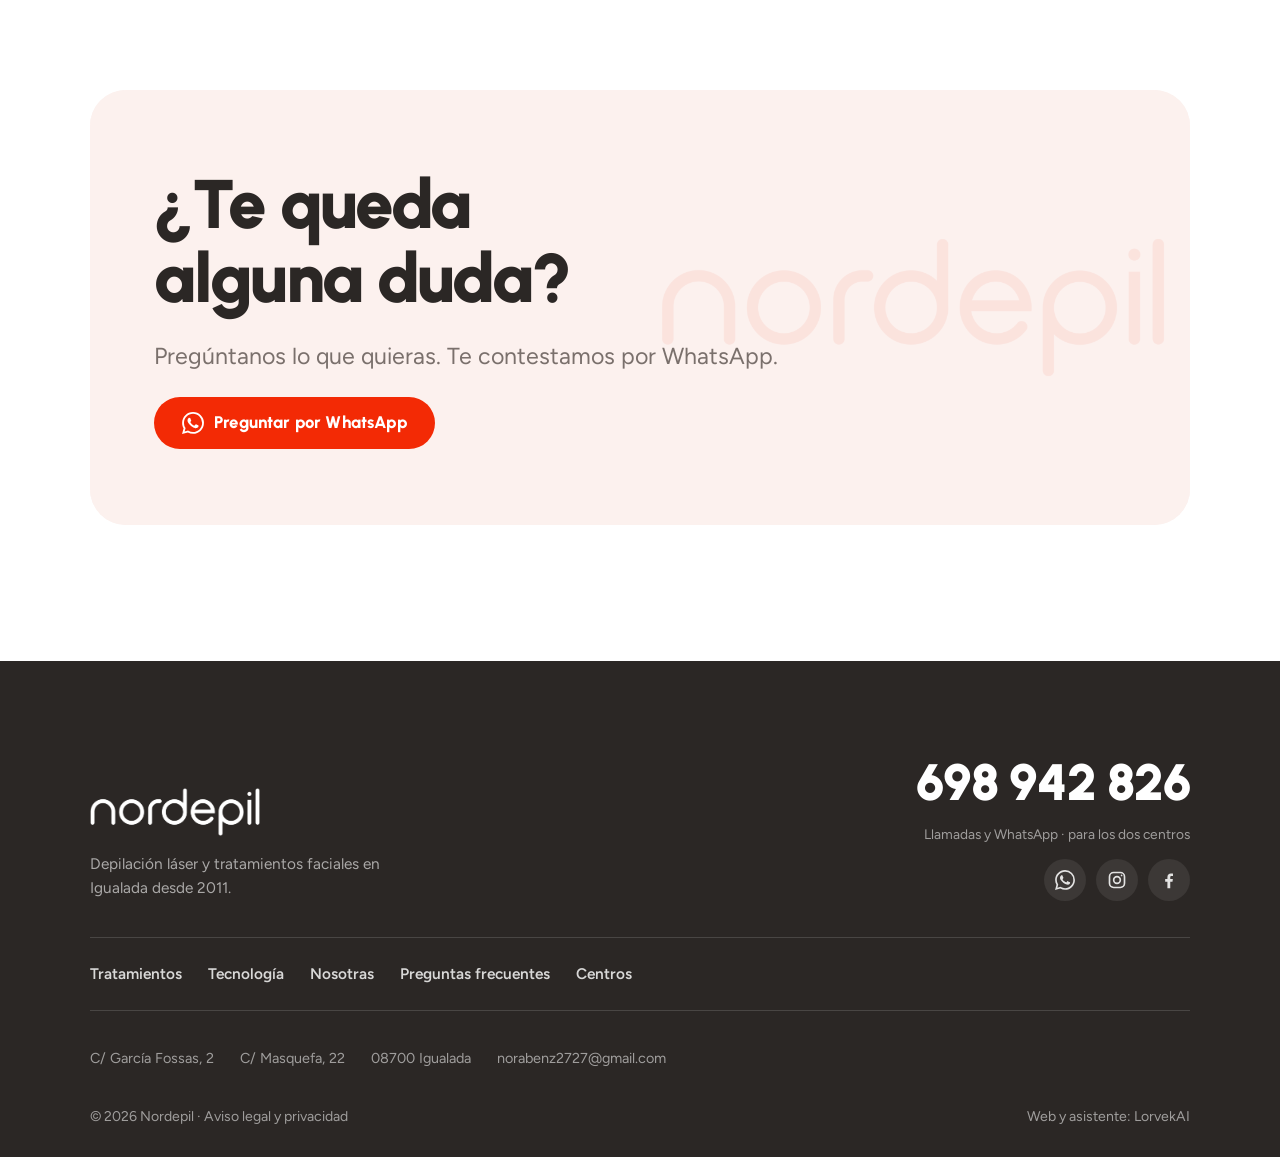
<file: editorial/preguntas.html>
<!doctype html>
<html lang="es" data-lang="es">
<head>
<meta charset="utf-8">
<meta name="robots" content="noindex, nofollow">
<meta name="viewport" content="width=device-width, initial-scale=1, viewport-fit=cover">
<title>Preguntas frecuentes · Nordepil</title>
<meta name="title-es" content="Preguntas frecuentes · Nordepil">
<meta name="title-ca" content="Preguntes freqüents · Nordepil">
<meta name="description" content="Resolvemos tus dudas sobre la depilación láser en Nordepil: dolor, sesiones, precios, promociones, cuidados y citas.">
<meta name="theme-color" content="#F32A05">
<link rel="canonical" href="https://depilacionlasernordepil.com/preguntas.html">
<meta property="og:type" content="website">
<meta property="og:site_name" content="Nordepil">
<meta property="og:title" content="Preguntas frecuentes · Nordepil">
<meta property="og:description" content="Resolvemos tus dudas sobre la depilación láser en Nordepil: dolor, sesiones, precios, promociones, cuidados y citas.">
<meta property="og:image" content="https://depilacionlasernordepil.com/img/recepcion.jpg">
<meta property="og:locale" content="es_ES">
<meta property="og:locale:alternate" content="ca_ES">
<link rel="icon" type="image/png" sizes="32x32" href="img/favicon-32.png">
<link rel="apple-touch-icon" href="img/apple-touch-icon.png">
<link rel="preconnect" href="https://fonts.googleapis.com">
<link rel="preconnect" href="https://fonts.gstatic.com" crossorigin>
<link rel="stylesheet" href="https://fonts.googleapis.com/css2?family=Figtree:ital,wght@0,400;0,500;0,600;0,700;1,400&family=Urbanist:wght@700;800;900&display=swap">
<link rel="stylesheet" href="css/styles.css">
<link rel="stylesheet" href="css/v2.css">
</head>
<body>
<a class="skip" href="#main"><span lang="es">Saltar al contenido</span><span lang="ca">Anar al contingut</span></a>
<header class="site-header">
  <div class="wrap">
    <a class="brand" href="index.html" aria-label="Nordepil"><img src="img/logo-rojo.png" alt="Nordepil" width="1702" height="474"></a>
    <nav class="nav" id="nav" aria-label="Menú">
        <a href="index.html"><span lang="es">Inicio</span><span lang="ca">Inici</span></a>
        <a href="tratamientos.html"><span lang="es">Tratamientos</span><span lang="ca">Tractaments</span></a>
        <a href="tecnologia.html"><span lang="es">Tecnología</span><span lang="ca">Tecnologia</span></a>
        <a href="nosotras.html"><span lang="es">Nosotras</span><span lang="ca">Nosaltres</span></a>
        <a href="preguntas.html" aria-current="page"><span lang="es">Preguntas</span><span lang="ca">Preguntes</span></a>
        <a href="centros.html"><span lang="es">Centros</span><span lang="ca">Centres</span></a>
    </nav>
    <div class="header-tools">
      <div class="lang" role="group" aria-label="Idioma">
        <button type="button" data-set-lang="es" aria-pressed="true">ES</button>
        <button type="button" data-set-lang="ca" aria-pressed="false">CA</button>
      </div>
      <a class="btn btn--red btn--small header-cta" data-wa="cabecera" href="https://wa.me/34698942826"><svg viewBox="0 0 24 24" fill="currentColor" aria-hidden="true"><path d="M17.472 14.382c-.297-.149-1.758-.867-2.03-.967-.273-.099-.471-.148-.67.15-.197.297-.767.966-.94 1.164-.173.199-.347.223-.644.075-.297-.15-1.255-.463-2.39-1.475-.883-.788-1.48-1.761-1.653-2.059-.173-.297-.018-.458.13-.606.134-.133.298-.347.446-.52.149-.174.198-.298.298-.497.099-.198.05-.371-.025-.52-.075-.149-.669-1.612-.916-2.207-.242-.579-.487-.5-.669-.51-.173-.008-.371-.01-.57-.01-.198 0-.52.074-.792.372-.272.297-1.04 1.016-1.04 2.479 0 1.462 1.065 2.875 1.213 3.074.149.198 2.096 3.2 5.077 4.487.709.306 1.262.489 1.694.625.712.227 1.36.195 1.871.118.571-.085 1.758-.719 2.006-1.413.248-.694.248-1.289.173-1.413-.074-.124-.272-.198-.57-.347m-5.421 7.403h-.004a9.87 9.87 0 01-5.031-1.378l-.361-.214-3.741.982.998-3.648-.235-.374a9.86 9.86 0 01-1.51-5.26c.001-5.45 4.436-9.884 9.888-9.884 2.64 0 5.122 1.03 6.988 2.898a9.825 9.825 0 012.893 6.994c-.003 5.45-4.437 9.884-9.885 9.884m8.413-18.297A11.815 11.815 0 0012.05 0C5.495 0 .16 5.335.157 11.892c0 2.096.547 4.142 1.588 5.945L.057 24l6.305-1.654a11.882 11.882 0 005.683 1.448h.005c6.554 0 11.89-5.335 11.893-11.893a11.821 11.821 0 00-3.48-8.413z"/></svg><span lang="es">Pide cita</span><span lang="ca">Demana cita</span></a>
      <button class="menu-toggle" type="button" aria-expanded="false" aria-controls="nav" aria-label="Menú"><svg viewBox="0 0 24 24" fill="none" stroke="currentColor" stroke-width="2.4" stroke-linecap="round" aria-hidden="true"><path d="M4 7h16M4 12h16M4 17h16"/></svg></button>
    </div>
  </div>
</header>
<main id="main">
<section class="page-hero">
  <div class="wrap">
    <span class="eyebrow"><span lang="es">Preguntas frecuentes</span><span lang="ca">Preguntes freqüents</span></span>
    <h1><span lang="es">Tus dudas, resueltas</span><span lang="ca">Els teus dubtes, resolts</span></h1>
    <p class="lede" lang="es">Si no encuentras lo que buscas, escríbenos por WhatsApp y te contestamos personalmente.</p>
    <p class="lede" lang="ca">Si no trobes el que busques, escriu-nos per WhatsApp i et contestem personalment.</p>
  </div>
</section>

<section class="section">
  <div class="wrap">
    <nav class="faq-nav" aria-label="Categorías">
      <a class="chip" href="#tratamiento"><span lang="es">Tratamiento</span><span lang="ca">Tractament</span></a>
      <a class="chip" href="#precios"><span lang="es">Precios y promociones</span><span lang="ca">Preus i promocions</span></a>
      <a class="chip" href="#cuidados"><span lang="es">Antes y después</span><span lang="ca">Abans i després</span></a>
      <a class="chip" href="#salud"><span lang="es">Salud</span><span lang="ca">Salut</span></a>
      <a class="chip" href="#centros-citas"><span lang="es">Centros y citas</span><span lang="ca">Centres i cites</span></a>
    </nav>

    <div class="faq-group" id="tratamiento">
      <h2><span lang="es">El tratamiento</span><span lang="ca">El tractament</span></h2>
      <div class="faq">
        <details>
          <summary><span lang="es">¿Es la depilación láser adecuada para mí?</span><span lang="ca">La depilació làser és adequada per a mi?</span></summary>
          <div class="answer">
            <p lang="es">Es adecuada para la mayoría de las personas, pero conviene hacer una valoración previa. Si tienes la piel oscura, vello grueso o alguna afección de la piel, consulta con nuestro equipo y te asesoramos de forma personalizada. La valoración es gratuita.</p>
            <p lang="ca">És adequada per a la majoria de persones, però convé fer una valoració prèvia. Si tens la pell fosca, pèl gruixut o alguna afecció de la pell, consulta-ho amb el nostre equip i t'assessorem de manera personalitzada. La valoració és gratuïta.</p>
          </div>
        </details>
        <details>
          <summary><span lang="es">¿Duele?</span><span lang="ca">Fa mal?</span></summary>
          <div class="answer">
            <p lang="es">Nuestro objetivo es que no. Como mucho notarás un ligero calor, y el cabezal extrafrío del láser lo suaviza. Tanto lo tenemos claro que, si te duele, no pagas la sesión.</p>
            <p lang="ca">El nostre objectiu és que no. Com a molt notaràs una lleugera calor, i el capçal extrafred del làser la suavitza. Ho tenim tan clar que, si et fa mal, no pagues la sessió.</p>
          </div>
        </details>
        <details>
          <summary><span lang="es">¿Qué láser usáis?</span><span lang="ca">Quin làser feu servir?</span></summary>
          <div class="answer">
            <p lang="es">El láser TRY-DAN: tres láseres en un solo disparo (755, 810 y 1064 nm). Cada longitud de onda llega a una profundidad distinta del folículo, así se trata cada tipo de vello en la misma pasada.</p>
            <p lang="ca">El làser TRY-DAN: tres làsers en un sol tret (755, 810 i 1064 nm). Cada longitud d'ona arriba a una profunditat diferent del fol·licle, així es tracta cada tipus de pèl en la mateixa passada.</p>
          </div>
        </details>
        <details>
          <summary><span lang="es">¿Cuántas sesiones necesitaré?</span><span lang="ca">Quantes sessions necessitaré?</span></summary>
          <div class="answer">
            <p lang="es">Depende de tu piel, tu pelo y la zona. En la visita de valoración gratuita analizamos tu caso y te lo decimos en unos 20 minutos.</p>
            <p lang="ca">Depèn de la teva pell, el teu pèl i la zona. A la visita de valoració gratuïta analitzem el teu cas i t'ho diem en uns 20 minuts.</p>
          </div>
        </details>
        <details>
          <summary><span lang="es">¿Cada cuánto son las sesiones?</span><span lang="ca">Cada quant són les sessions?</span></summary>
          <div class="answer">
            <p lang="es">Normalmente entre 4 y 6 semanas, según la zona y cómo crece tu pelo. A medida que avanzas, vamos espaciando las sesiones.</p>
            <p lang="ca">Normalment entre 4 i 6 setmanes, segons la zona i com et creix el pèl. A mesura que avances, anem espaiant les sessions.</p>
          </div>
        </details>
        <details>
          <summary><span lang="es">¿Cuánto dura una sesión?</span><span lang="ca">Quant dura una sessió?</span></summary>
          <div class="answer">
            <p lang="es">Entre 15 y 60 minutos, según el tamaño de la zona. Te decimos la duración aproximada cuando reservas.</p>
            <p lang="ca">Entre 15 i 60 minuts, segons la mida de la zona. Et diem la durada aproximada quan reserves.</p>
          </div>
        </details>
        <details>
          <summary><span lang="es">¿Cuándo se notan los resultados?</span><span lang="ca">Quan es noten els resultats?</span></summary>
          <div class="answer">
            <p lang="es">Mucha gente nota menos pelo desde la primera sesión, y con cada sesión se ve más.</p>
            <p lang="ca">Molta gent nota menys pèl des de la primera sessió, i amb cada sessió es veu més.</p>
          </div>
        </details>
        <details>
          <summary><span lang="es">¿Es definitivo?</span><span lang="ca">És definitiu?</span></summary>
          <div class="answer">
            <p lang="es">Se elimina entre el 80% y el 95% del vello, y lo que queda es fino y casi invisible. Después del tratamiento recomendado, la reducción es de largo plazo; para mantenerla aconsejamos una sesión de mantenimiento al año.</p>
            <p lang="ca">S'elimina entre el 80% i el 95% del pèl, i el que queda és fi i gairebé invisible. Després del tractament recomanat, la reducció és de llarg termini; per mantenir-la aconsellem una sessió de manteniment l'any.</p>
          </div>
        </details>
        <details>
          <summary><span lang="es">¿También depiláis a hombres?</span><span lang="ca">També depileu homes?</span></summary>
          <div class="answer">
            <p lang="es">Sí. Hacemos perfilado de barba, cuello, nuca, espalda, pecho y cuerpo entero. <a href="tratamientos.html#ellos">Ver tratamientos para ellos</a></p>
            <p lang="ca">Sí. Fem perfilat de barba, coll, clatell, esquena, pit i cos sencer. <a href="tratamientos.html#ellos">Veure tractaments per a ells</a></p>
          </div>
        </details>
      </div>
    </div>

    <div class="faq-group" id="precios">
      <h2><span lang="es">Precios y promociones</span><span lang="ca">Preus i promocions</span></h2>
      <div class="faq">
        <details>
          <summary><span lang="es">¿Cuánto cuesta?</span><span lang="ca">Quant costa?</span></summary>
          <div class="answer">
            <p lang="es">El precio depende de la zona y de tu caso, así que te lo pasamos personalmente por WhatsApp. <a data-wa="faq-precio" href="https://wa.me/34698942826">Pedir mi precio</a></p>
            <p lang="ca">El preu depèn de la zona i del teu cas, així que te'l passem personalment per WhatsApp. <a data-wa="faq-precio" href="https://wa.me/34698942826">Demanar el meu preu</a></p>
          </div>
        </details>
        <details>
          <summary><span lang="es">¿Hay que comprar un bono?</span><span lang="ca">Cal comprar un bo?</span></summary>
          <div class="answer">
            <p lang="es">No. Trabajamos sesión a sesión: pagas cada sesión cuando la haces, sin tratamientos cerrados.</p>
            <p lang="ca">No. Treballem sessió a sessió: pagues cada sessió quan la fas, sense tractaments tancats.</p>
          </div>
        </details>
        <details>
          <summary><span lang="es">¿Tenéis alguna oferta?</span><span lang="ca">Teniu alguna oferta?</span></summary>
          <div class="answer">
            <p lang="es">Sí, dos. Con el Pack de Bienvenida tienes un 30% de descuento en tu primera sesión. Y con el Plan Amigo, si traes a alguien que no haya venido nunca, los dos tenéis un 20% de descuento sobre los precios oficiales.</p>
            <p lang="ca">Sí, dues. Amb el Pack de Benvinguda tens un 30% de descompte a la primera sessió. I amb el Pla Amic, si portes algú que no hagi vingut mai, tots dos teniu un 20% de descompte sobre els preus oficials.</p>
          </div>
        </details>
        <details>
          <summary><span lang="es">¿La primera visita se paga?</span><span lang="ca">La primera visita es paga?</span></summary>
          <div class="answer">
            <p lang="es">No, la visita de valoración es gratuita.</p>
            <p lang="ca">No, la visita de valoració és gratuïta.</p>
          </div>
        </details>
        <details>
          <summary><span lang="es">¿Y si me duele?</span><span lang="ca">I si em fa mal?</span></summary>
          <div class="answer">
            <p lang="es">Si te duele, no pagas la sesión.</p>
            <p lang="ca">Si et fa mal, no pagues la sessió.</p>
          </div>
        </details>
      </div>
    </div>

    <div class="faq-group" id="cuidados">
      <h2><span lang="es">Antes y después de la sesión</span><span lang="ca">Abans i després de la sessió</span></h2>
      <div class="faq">
        <details>
          <summary><span lang="es">¿Puedo tomar el sol?</span><span lang="ca">Puc prendre el sol?</span></summary>
          <div class="answer">
            <p lang="es">Es importante evitar la exposición al sol antes y después de cada sesión para reducir el riesgo de manchas o quemaduras. Recomendamos evitar el sol directo al menos dos días antes y dos días después del tratamiento.</p>
            <p lang="ca">És important evitar l'exposició al sol abans i després de cada sessió per reduir el risc de taques o cremades. Recomanem evitar el sol directe almenys dos dies abans i dos dies després del tractament.</p>
          </div>
        </details>
        <details>
          <summary><span lang="es">¿Tiene efectos secundarios?</span><span lang="ca">Té efectes secundaris?</span></summary>
          <div class="answer">
            <p lang="es">Son mínimos y temporales. Puede aparecer un enrojecimiento o sensibilidad leve en la zona, que suele irse en pocas horas. Es importante seguir las recomendaciones que te damos después de la sesión.</p>
            <p lang="ca">Són mínims i temporals. Pot aparèixer un enrogiment o sensibilitat lleu a la zona, que sol marxar en poques hores. És important seguir les recomanacions que et donem després de la sessió.</p>
          </div>
        </details>
        <details>
          <summary><span lang="es">¿Qué me pongo después?</span><span lang="ca">Què em poso després?</span></summary>
          <div class="answer">
            <p lang="es">Tenemos un Gel de Aloe vera y Rosa mosqueta pensado para calmar e hidratar la piel después del láser. <a href="tratamientos.html#productos">Ver productos</a></p>
            <p lang="ca">Tenim un Gel d'Aloe vera i Rosa mosqueta pensat per calmar i hidratar la pell després del làser. <a href="tratamientos.html#productos">Veure productes</a></p>
          </div>
        </details>
      </div>
    </div>

    <div class="faq-group" id="salud">
      <h2><span lang="es">Salud</span><span lang="ca">Salut</span></h2>
      <div class="faq">
        <details>
          <summary><span lang="es">Estoy embarazada, tomo medicación o tengo algo en la piel. ¿Puedo hacerme el láser?</span><span lang="ca">Estic embarassada, prenc medicació o tinc alguna cosa a la pell. Puc fer-me el làser?</span></summary>
          <div class="answer">
            <p lang="es">Cada caso es distinto y lo tiene que valorar nuestro equipo. Esto incluye embarazo o lactancia, medicación, tatuajes, lunares, manchas, piel bronceada o cualquier afección de la piel. Escríbenos por WhatsApp y te atendemos personalmente. <a data-wa="faq-salud" href="https://wa.me/34698942826">Consultar mi caso</a></p>
            <p lang="ca">Cada cas és diferent i l'ha de valorar el nostre equip. Això inclou embaràs o lactància, medicació, tatuatges, pigues, taques, pell bronzejada o qualsevol afecció de la pell. Escriu-nos per WhatsApp i t'atenem personalment. <a data-wa="faq-salud" href="https://wa.me/34698942826">Consultar el meu cas</a></p>
          </div>
        </details>
        <details>
          <summary><span lang="es">¿A qué edad se puede empezar?</span><span lang="ca">A quina edat es pot començar?</span></summary>
          <div class="answer">
            <p lang="es">Se puede empezar cuando el vello ya tiene un crecimiento estable. No hay una edad mínima establecida, pero recomendamos esperar a que el desarrollo físico esté completo. Nuestro equipo valora cada caso para decidir cuándo empezar.</p>
            <p lang="ca">Es pot començar quan el pèl ja té un creixement estable. No hi ha una edat mínima establerta, però recomanem esperar que el desenvolupament físic sigui complet. El nostre equip valora cada cas per decidir quan començar.</p>
          </div>
        </details>
      </div>
    </div>

    <div class="faq-group" id="centros-citas">
      <h2><span lang="es">Centros y citas</span><span lang="ca">Centres i cites</span></h2>
      <div class="faq">
        <details>
          <summary><span lang="es">¿Dónde estáis?</span><span lang="ca">On sou?</span></summary>
          <div class="answer">
            <p lang="es">Tenemos dos centros en Igualada: C/ García Fossas, 2 y C/ Masquefa, 22. <a href="centros.html">Ver horarios y cómo llegar</a></p>
            <p lang="ca">Tenim dos centres a Igualada: C/ García Fossas, 2 i C/ Masquefa, 22. <a href="centros.html">Veure horaris i com arribar-hi</a></p>
          </div>
        </details>
        <details>
          <summary><span lang="es">¿Cómo pido cita?</span><span lang="ca">Com demano cita?</span></summary>
          <div class="answer">
            <p lang="es">Por WhatsApp al 698 942 826. Te buscamos hueco en el centro que te vaya mejor. <a data-wa="faq-cita" href="https://wa.me/34698942826">Pedir cita</a></p>
            <p lang="ca">Per WhatsApp al 698 942 826. Et busquem hora al centre que et vagi millor. <a data-wa="faq-cita" href="https://wa.me/34698942826">Demanar cita</a></p>
          </div>
        </details>
        <details>
          <summary><span lang="es">¿Cómo cambio o cancelo mi cita?</span><span lang="ca">Com canvio o anul·lo la meva cita?</span></summary>
          <div class="answer">
            <p lang="es">Escríbenos por WhatsApp con tu nombre y la cita que tienes, y te la cambiamos.</p>
            <p lang="ca">Escriu-nos per WhatsApp amb el teu nom i la cita que tens, i te la canviem.</p>
          </div>
        </details>
        <details>
          <summary><span lang="es">¿Sois puntuales?</span><span lang="ca">Sou puntuals?</span></summary>
          <div class="answer">
            <p lang="es">Sí. La puntualidad es una de nuestras prioridades: si tienes hora, te atendemos a tu hora.</p>
            <p lang="ca">Sí. La puntualitat és una de les nostres prioritats: si tens hora, t'atenem a la teva hora.</p>
          </div>
        </details>
      </div>
    </div>
  </div>
</section>

<section class="section section--red cta-final">
  <div class="wrap">
    <h2><span lang="es">¿Te queda alguna duda?</span><span lang="ca">Et queda algun dubte?</span></h2>
    <p class="lede" lang="es">Pregúntanos lo que quieras. Te contestamos por WhatsApp.</p>
    <p class="lede" lang="ca">Pregunta'ns el que vulguis. Et contestem per WhatsApp.</p>
    <a class="btn btn--white" data-wa="faq-final" href="https://wa.me/34698942826"><svg viewBox="0 0 24 24" fill="currentColor" aria-hidden="true"><path d="M17.472 14.382c-.297-.149-1.758-.867-2.03-.967-.273-.099-.471-.148-.67.15-.197.297-.767.966-.94 1.164-.173.199-.347.223-.644.075-.297-.15-1.255-.463-2.39-1.475-.883-.788-1.48-1.761-1.653-2.059-.173-.297-.018-.458.13-.606.134-.133.298-.347.446-.52.149-.174.198-.298.298-.497.099-.198.05-.371-.025-.52-.075-.149-.669-1.612-.916-2.207-.242-.579-.487-.5-.669-.51-.173-.008-.371-.01-.57-.01-.198 0-.52.074-.792.372-.272.297-1.04 1.016-1.04 2.479 0 1.462 1.065 2.875 1.213 3.074.149.198 2.096 3.2 5.077 4.487.709.306 1.262.489 1.694.625.712.227 1.36.195 1.871.118.571-.085 1.758-.719 2.006-1.413.248-.694.248-1.289.173-1.413-.074-.124-.272-.198-.57-.347m-5.421 7.403h-.004a9.87 9.87 0 01-5.031-1.378l-.361-.214-3.741.982.998-3.648-.235-.374a9.86 9.86 0 01-1.51-5.26c.001-5.45 4.436-9.884 9.888-9.884 2.64 0 5.122 1.03 6.988 2.898a9.825 9.825 0 012.893 6.994c-.003 5.45-4.437 9.884-9.885 9.884m8.413-18.297A11.815 11.815 0 0012.05 0C5.495 0 .16 5.335.157 11.892c0 2.096.547 4.142 1.588 5.945L.057 24l6.305-1.654a11.882 11.882 0 005.683 1.448h.005c6.554 0 11.89-5.335 11.893-11.893a11.821 11.821 0 00-3.48-8.413z"/></svg><span lang="es">Preguntar por WhatsApp</span><span lang="ca">Preguntar per WhatsApp</span></a>
  </div>
</section>
</main>
<footer class="site-footer">
  <div class="wrap">
    <div class="foot-top">
      <div>
        <img src="img/logo-blanco.png" alt="Nordepil" width="1702" height="474" loading="lazy">
        <p lang="es">Depilación láser y tratamientos faciales en Igualada desde 2011.</p><p lang="ca">Depilació làser i tractaments facials a Igualada des de 2011.</p>
      </div>
      <div class="foot-contact">
        <span class="foot-phone">698 942 826</span>
        <small><span lang="es">Llamadas y WhatsApp · para los dos centros</span><span lang="ca">Trucades i WhatsApp · per als dos centres</span></small>
        <div class="socials">
          <a data-wa="pie" href="https://wa.me/34698942826" aria-label="WhatsApp"><svg viewBox="0 0 24 24" fill="currentColor" aria-hidden="true"><path d="M17.472 14.382c-.297-.149-1.758-.867-2.03-.967-.273-.099-.471-.148-.67.15-.197.297-.767.966-.94 1.164-.173.199-.347.223-.644.075-.297-.15-1.255-.463-2.39-1.475-.883-.788-1.48-1.761-1.653-2.059-.173-.297-.018-.458.13-.606.134-.133.298-.347.446-.52.149-.174.198-.298.298-.497.099-.198.05-.371-.025-.52-.075-.149-.669-1.612-.916-2.207-.242-.579-.487-.5-.669-.51-.173-.008-.371-.01-.57-.01-.198 0-.52.074-.792.372-.272.297-1.04 1.016-1.04 2.479 0 1.462 1.065 2.875 1.213 3.074.149.198 2.096 3.2 5.077 4.487.709.306 1.262.489 1.694.625.712.227 1.36.195 1.871.118.571-.085 1.758-.719 2.006-1.413.248-.694.248-1.289.173-1.413-.074-.124-.272-.198-.57-.347m-5.421 7.403h-.004a9.87 9.87 0 01-5.031-1.378l-.361-.214-3.741.982.998-3.648-.235-.374a9.86 9.86 0 01-1.51-5.26c.001-5.45 4.436-9.884 9.888-9.884 2.64 0 5.122 1.03 6.988 2.898a9.825 9.825 0 012.893 6.994c-.003 5.45-4.437 9.884-9.885 9.884m8.413-18.297A11.815 11.815 0 0012.05 0C5.495 0 .16 5.335.157 11.892c0 2.096.547 4.142 1.588 5.945L.057 24l6.305-1.654a11.882 11.882 0 005.683 1.448h.005c6.554 0 11.89-5.335 11.893-11.893a11.821 11.821 0 00-3.48-8.413z"/></svg></a>
          <a href="https://www.instagram.com/nordepil" target="_blank" rel="noopener" aria-label="Instagram"><svg viewBox="0 0 24 24" fill="none" stroke="currentColor" stroke-width="2" aria-hidden="true"><rect x="3" y="3" width="18" height="18" rx="5"/><circle cx="12" cy="12" r="4"/><circle cx="17.5" cy="6.5" r="1" fill="currentColor" stroke="none"/></svg></a>
          <a href="https://www.facebook.com/Fotodepilacionnordepil" target="_blank" rel="noopener" aria-label="Facebook"><svg viewBox="0 0 24 24" fill="currentColor" aria-hidden="true"><path d="M13.5 22v-8h2.7l.4-3.2h-3.1V8.8c0-.9.3-1.6 1.6-1.6h1.7V4.4c-.3 0-1.3-.1-2.5-.1-2.5 0-4.2 1.5-4.2 4.3v2.3H7.4V14h2.7v8h3.4z"/></svg></a>
        </div>
      </div>
    </div>
    <nav class="foot-links" aria-label="Pie">
      <a href="tratamientos.html"><span lang="es">Tratamientos</span><span lang="ca">Tractaments</span></a>
      <a href="tecnologia.html"><span lang="es">Tecnología</span><span lang="ca">Tecnologia</span></a>
      <a href="nosotras.html"><span lang="es">Nosotras</span><span lang="ca">Nosaltres</span></a>
      <a href="preguntas.html"><span lang="es">Preguntas frecuentes</span><span lang="ca">Preguntes freqüents</span></a>
      <a href="centros.html"><span lang="es">Centros</span><span lang="ca">Centres</span></a>
    </nav>
    <div class="foot-places">
      <a href="centros.html#garcia-fossas">C/ García Fossas, 2</a>
      <a href="centros.html#masquefa">C/ Masquefa, 22</a>
      <span>08700 Igualada</span>
      <a href="mailto:norabenz2727@gmail.com">norabenz2727@gmail.com</a>
    </div>
    <div class="footer-bottom">
      <span>© <span data-year>2026</span> Nordepil · <a href="legal.html"><span lang="es">Aviso legal y privacidad</span><span lang="ca">Avís legal i privacitat</span></a></span>
      <a href="https://lorvekai.github.io/lorvekai-web/" target="_blank" rel="noopener"><span lang="es">Web y asistente: LorvekAI</span><span lang="ca">Web i assistent: LorvekAI</span></a>
    </div>
  </div>
</footer>
<script src="js/config.js"></script>
<script src="js/main.js"></script>
<script src="js/agent.js"></script>
</body>
</html>
</file>
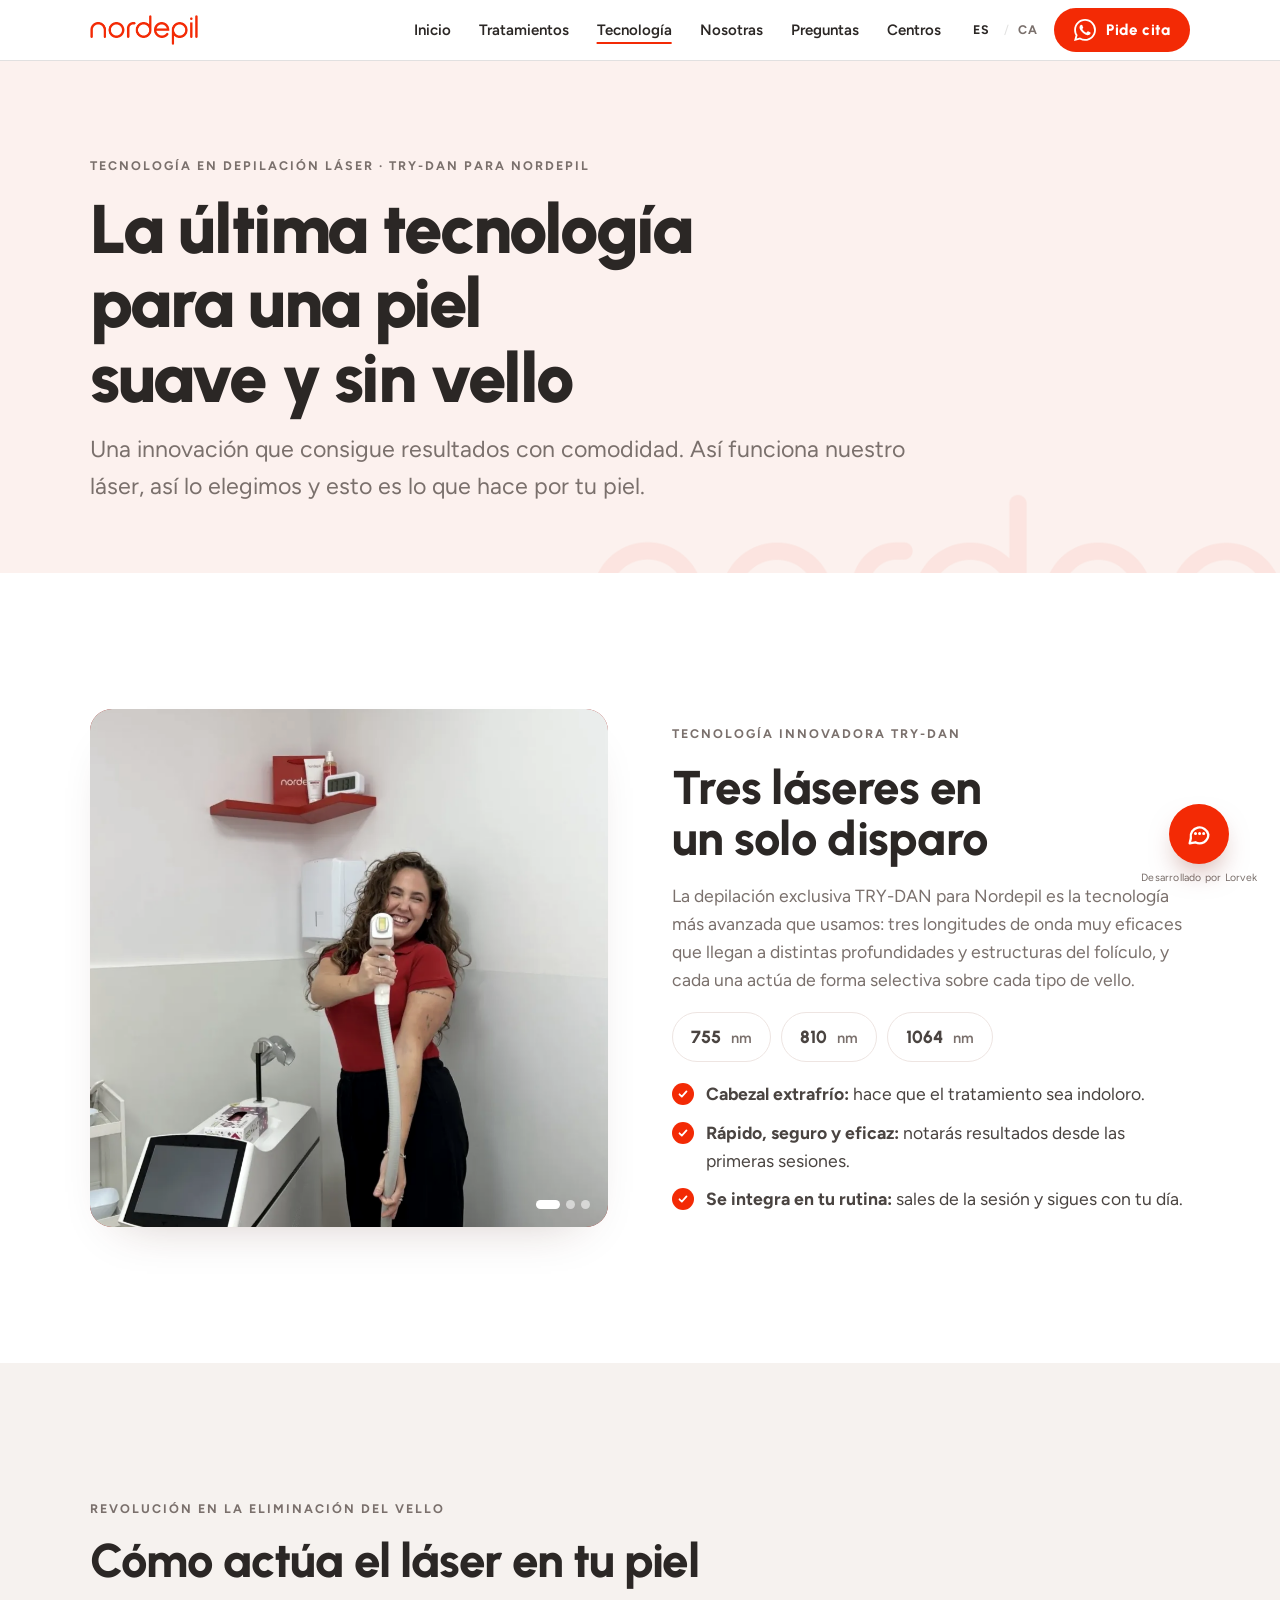
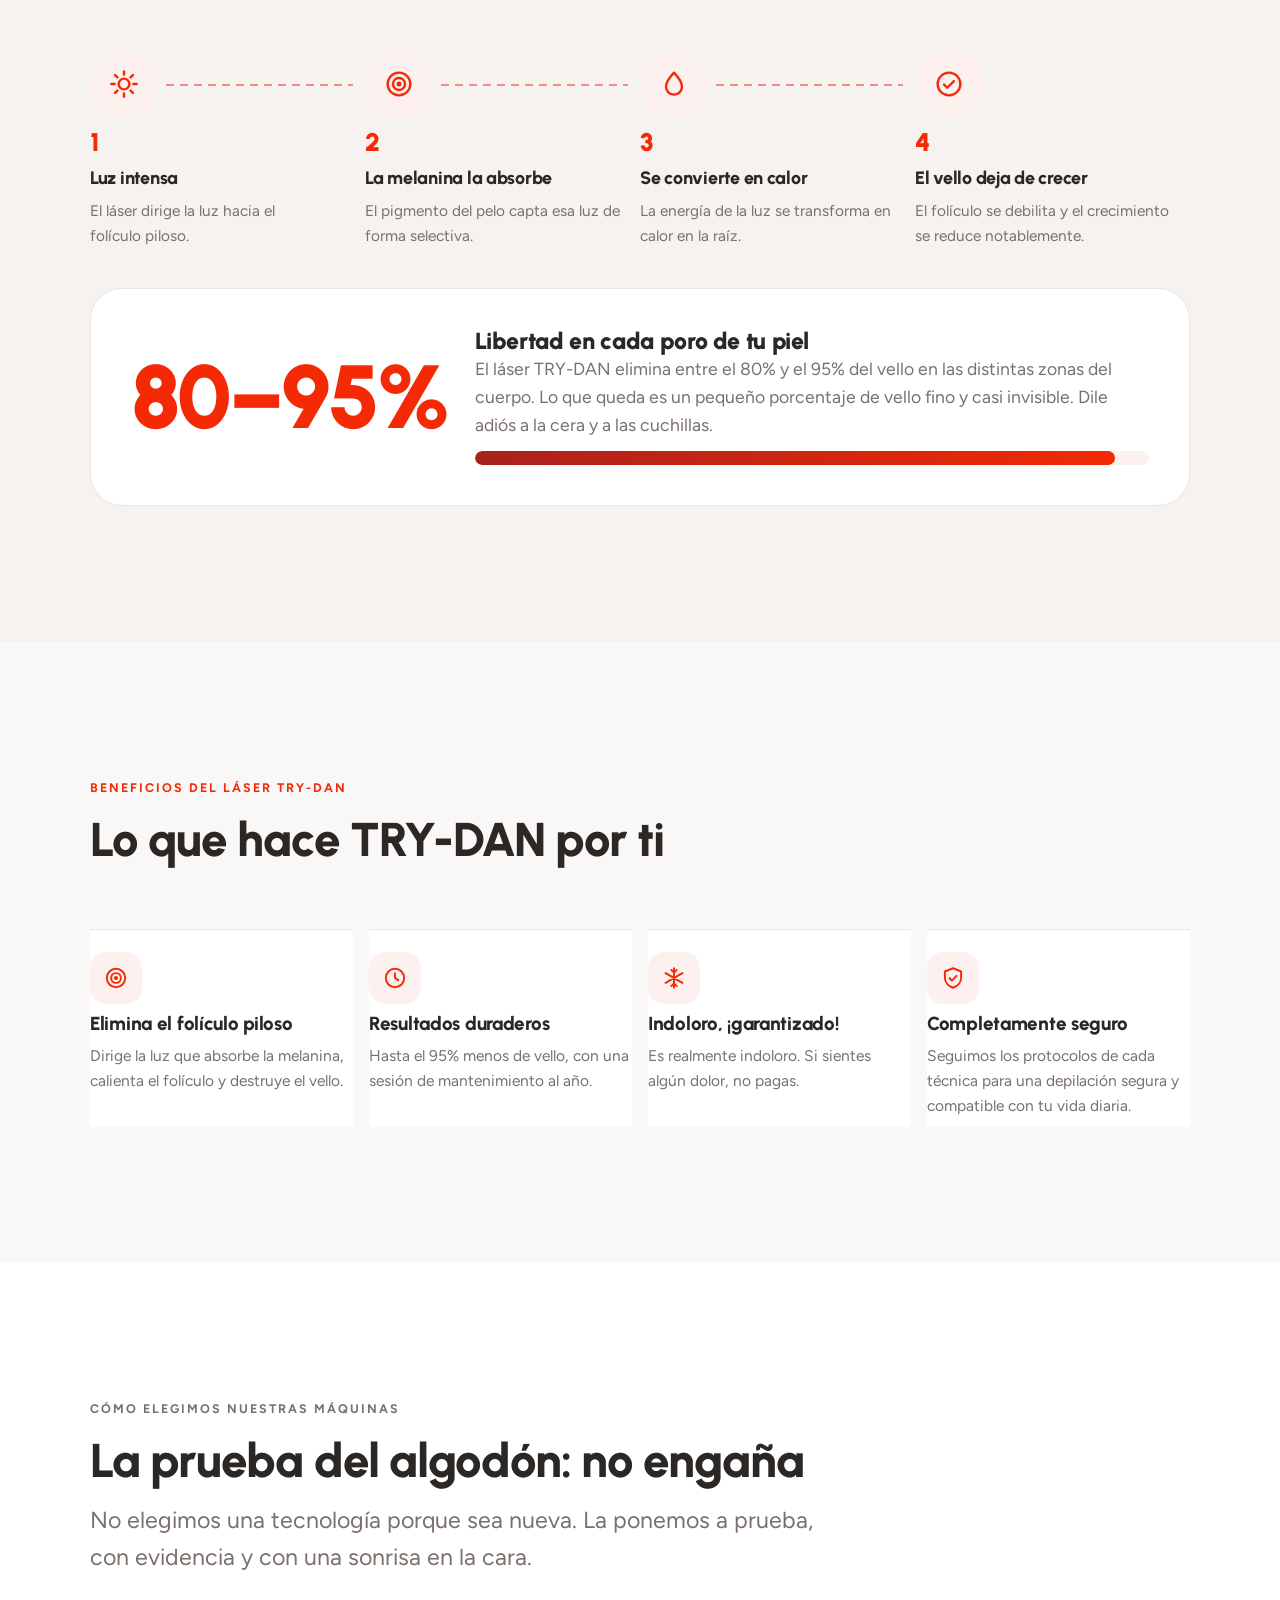
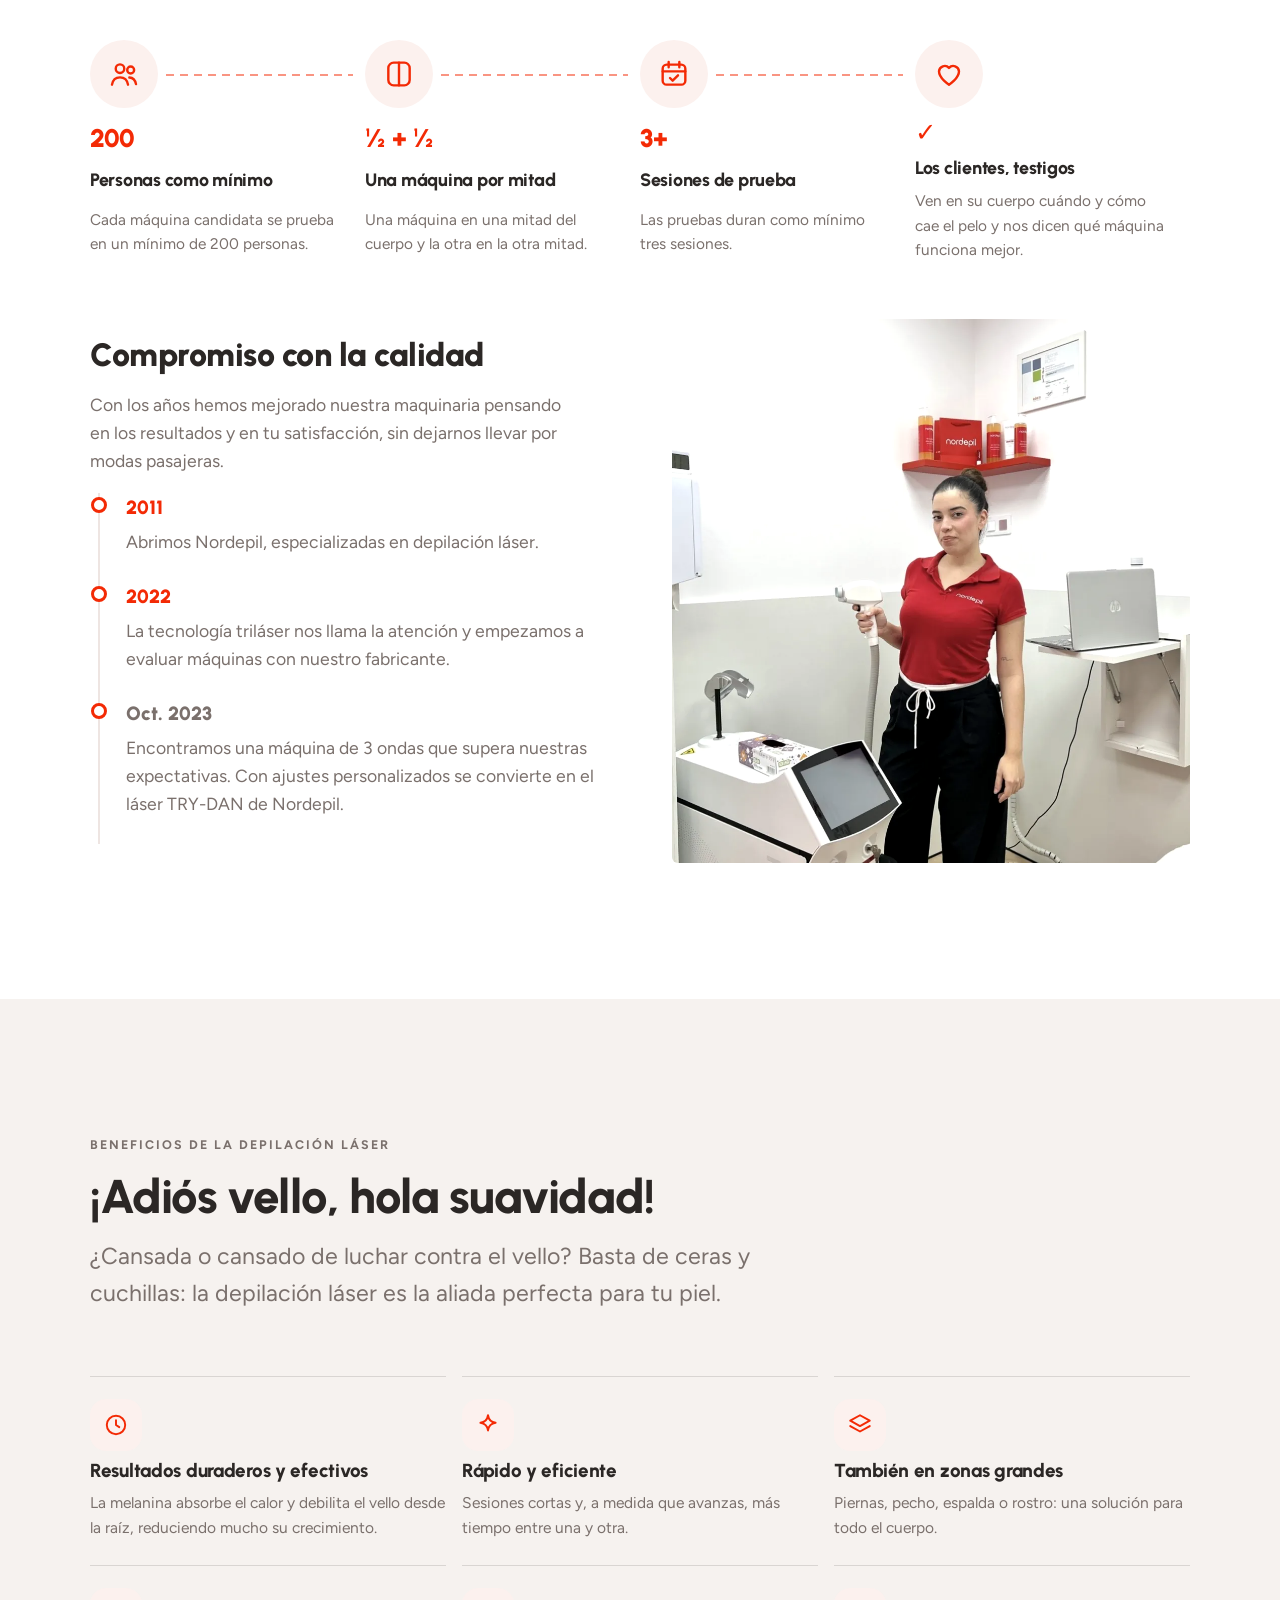
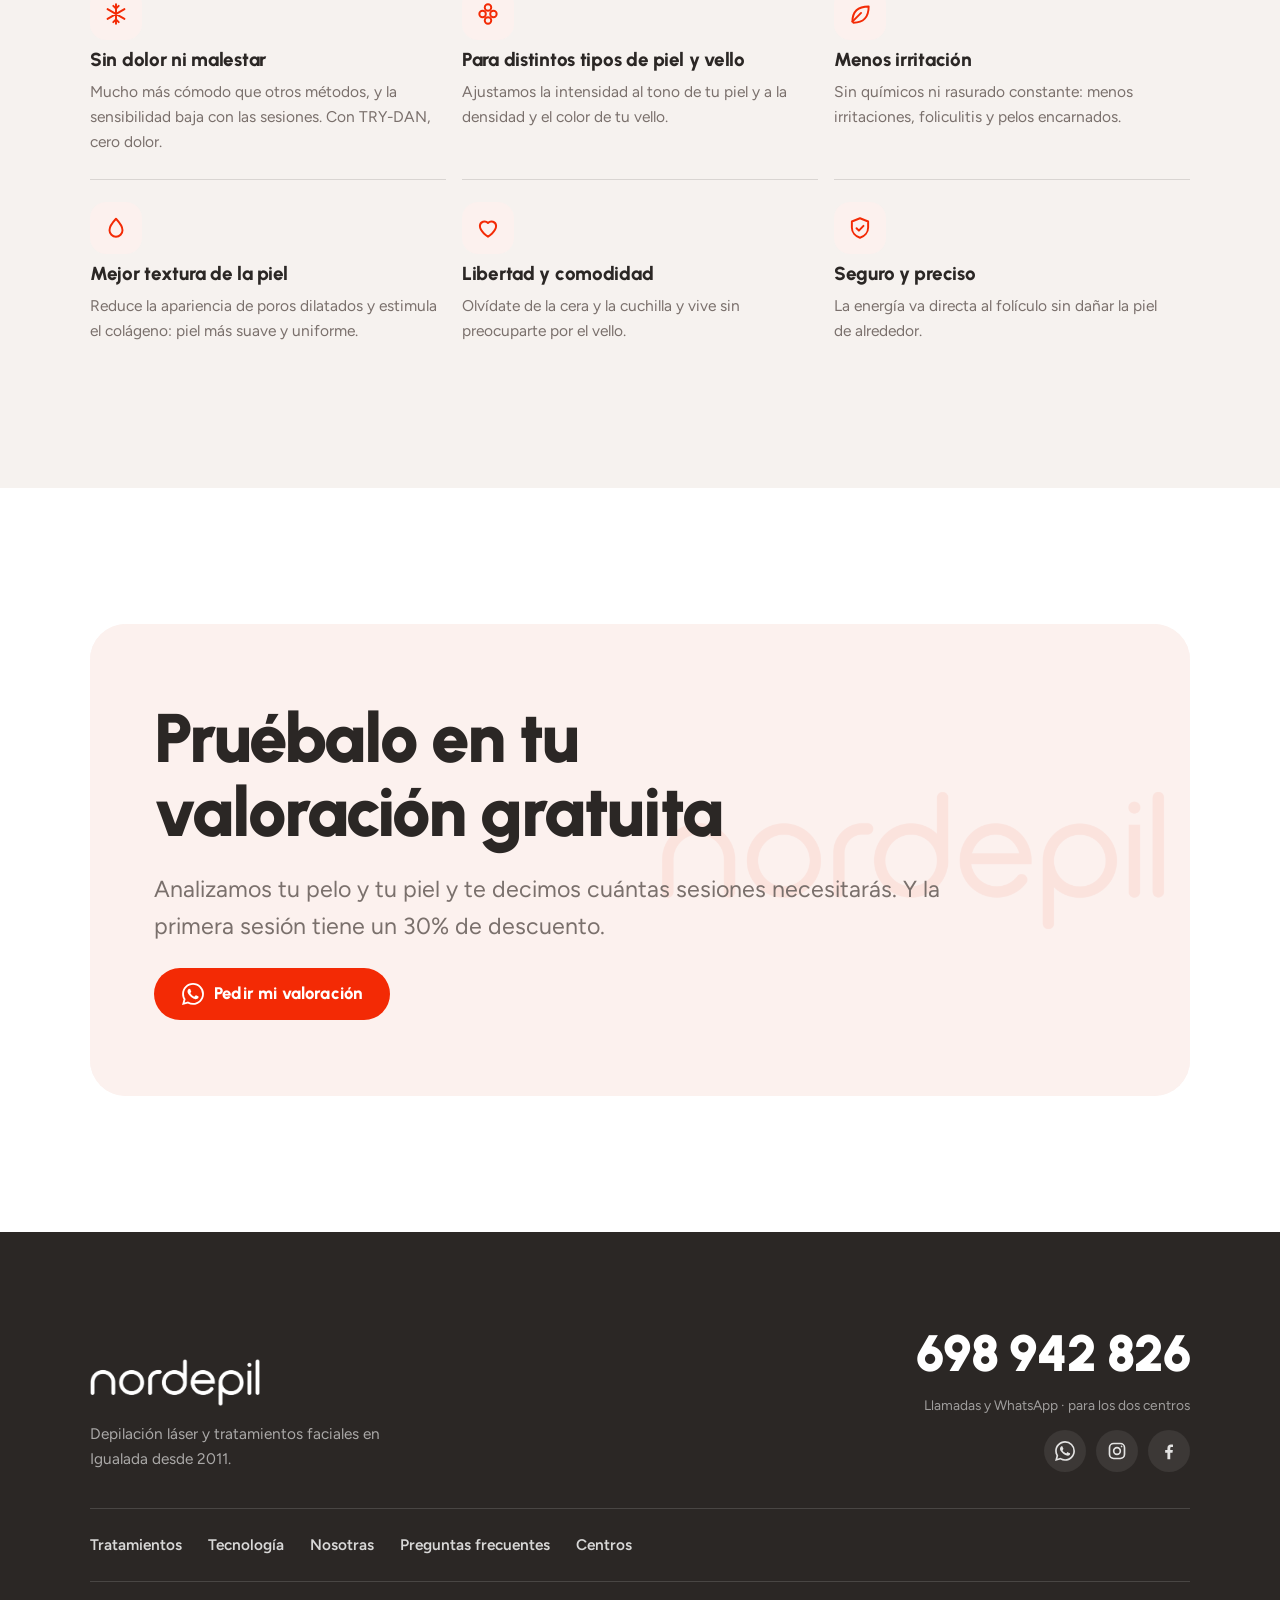
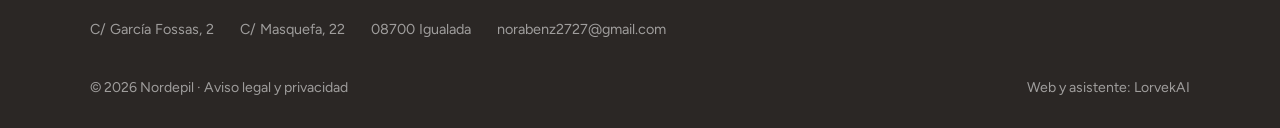
<file: editorial/tecnologia.html>
<!doctype html>
<html lang="es" data-lang="es">
<head>
<meta charset="utf-8">
<meta name="robots" content="noindex, nofollow">
<meta name="viewport" content="width=device-width, initial-scale=1, viewport-fit=cover">
<title>Láser TRY-DAN y beneficios · Nordepil</title>
<meta name="title-es" content="Láser TRY-DAN y beneficios · Nordepil">
<meta name="title-ca" content="Làser TRY-DAN i beneficis · Nordepil">
<meta name="description" content="Tecnología triláser TRY-DAN: tres longitudes de onda (755, 810 y 1064 nm) en un solo disparo, cabezal extrafrío y entre un 80% y un 95% menos de vello. Beneficios de la depilación láser.">
<meta name="theme-color" content="#F32A05">
<link rel="canonical" href="https://depilacionlasernordepil.com/tecnologia.html">
<meta property="og:type" content="website">
<meta property="og:site_name" content="Nordepil">
<meta property="og:title" content="Láser TRY-DAN y beneficios · Nordepil">
<meta property="og:description" content="Tecnología triláser TRY-DAN: tres longitudes de onda (755, 810 y 1064 nm) en un solo disparo, cabezal extrafrío y entre un 80% y un 95% menos de vello. Beneficios de la depilación láser.">
<meta property="og:image" content="https://depilacionlasernordepil.com/img/equipo-laser.jpg">
<meta property="og:locale" content="es_ES">
<meta property="og:locale:alternate" content="ca_ES">
<link rel="icon" type="image/png" sizes="32x32" href="img/favicon-32.png">
<link rel="apple-touch-icon" href="img/apple-touch-icon.png">
<link rel="preconnect" href="https://fonts.googleapis.com">
<link rel="preconnect" href="https://fonts.gstatic.com" crossorigin>
<link rel="stylesheet" href="https://fonts.googleapis.com/css2?family=Figtree:ital,wght@0,400;0,500;0,600;0,700;1,400&family=Urbanist:wght@700;800;900&display=swap">
<link rel="stylesheet" href="css/styles.css">
<link rel="stylesheet" href="css/v2.css">
</head>
<body>
<a class="skip" href="#main"><span lang="es">Saltar al contenido</span><span lang="ca">Anar al contingut</span></a>
<header class="site-header">
  <div class="wrap">
    <a class="brand" href="index.html" aria-label="Nordepil"><img src="img/logo-rojo.png" alt="Nordepil" width="1702" height="474"></a>
    <nav class="nav" id="nav" aria-label="Menú">
        <a href="index.html"><span lang="es">Inicio</span><span lang="ca">Inici</span></a>
        <a href="tratamientos.html"><span lang="es">Tratamientos</span><span lang="ca">Tractaments</span></a>
        <a href="tecnologia.html" aria-current="page"><span lang="es">Tecnología</span><span lang="ca">Tecnologia</span></a>
        <a href="nosotras.html"><span lang="es">Nosotras</span><span lang="ca">Nosaltres</span></a>
        <a href="preguntas.html"><span lang="es">Preguntas</span><span lang="ca">Preguntes</span></a>
        <a href="centros.html"><span lang="es">Centros</span><span lang="ca">Centres</span></a>
    </nav>
    <div class="header-tools">
      <div class="lang" role="group" aria-label="Idioma">
        <button type="button" data-set-lang="es" aria-pressed="true">ES</button>
        <button type="button" data-set-lang="ca" aria-pressed="false">CA</button>
      </div>
      <a class="btn btn--red btn--small header-cta" data-wa="cabecera" href="https://wa.me/34698942826"><svg viewBox="0 0 24 24" fill="currentColor" aria-hidden="true"><path d="M17.472 14.382c-.297-.149-1.758-.867-2.03-.967-.273-.099-.471-.148-.67.15-.197.297-.767.966-.94 1.164-.173.199-.347.223-.644.075-.297-.15-1.255-.463-2.39-1.475-.883-.788-1.48-1.761-1.653-2.059-.173-.297-.018-.458.13-.606.134-.133.298-.347.446-.52.149-.174.198-.298.298-.497.099-.198.05-.371-.025-.52-.075-.149-.669-1.612-.916-2.207-.242-.579-.487-.5-.669-.51-.173-.008-.371-.01-.57-.01-.198 0-.52.074-.792.372-.272.297-1.04 1.016-1.04 2.479 0 1.462 1.065 2.875 1.213 3.074.149.198 2.096 3.2 5.077 4.487.709.306 1.262.489 1.694.625.712.227 1.36.195 1.871.118.571-.085 1.758-.719 2.006-1.413.248-.694.248-1.289.173-1.413-.074-.124-.272-.198-.57-.347m-5.421 7.403h-.004a9.87 9.87 0 01-5.031-1.378l-.361-.214-3.741.982.998-3.648-.235-.374a9.86 9.86 0 01-1.51-5.26c.001-5.45 4.436-9.884 9.888-9.884 2.64 0 5.122 1.03 6.988 2.898a9.825 9.825 0 012.893 6.994c-.003 5.45-4.437 9.884-9.885 9.884m8.413-18.297A11.815 11.815 0 0012.05 0C5.495 0 .16 5.335.157 11.892c0 2.096.547 4.142 1.588 5.945L.057 24l6.305-1.654a11.882 11.882 0 005.683 1.448h.005c6.554 0 11.89-5.335 11.893-11.893a11.821 11.821 0 00-3.48-8.413z"/></svg><span lang="es">Pide cita</span><span lang="ca">Demana cita</span></a>
      <button class="menu-toggle" type="button" aria-expanded="false" aria-controls="nav" aria-label="Menú"><svg viewBox="0 0 24 24" fill="none" stroke="currentColor" stroke-width="2.4" stroke-linecap="round" aria-hidden="true"><path d="M4 7h16M4 12h16M4 17h16"/></svg></button>
    </div>
  </div>
</header>
<main id="main">
<section class="page-hero">
  <div class="wrap">
    <span class="eyebrow"><span lang="es">Tecnología en depilación láser · TRY-DAN para Nordepil</span><span lang="ca">Tecnologia en depilació làser · TRY-DAN per a Nordepil</span></span>
    <h1><span lang="es">La última tecnología para una piel suave y sin vello</span><span lang="ca">L'última tecnologia per a una pell suau i sense pèl</span></h1>
    <p class="lede" lang="es">Una innovación que consigue resultados con comodidad. Así funciona nuestro láser, así lo elegimos y esto es lo que hace por tu piel.</p>
    <p class="lede" lang="ca">Una innovació que aconsegueix resultats amb comoditat. Així funciona el nostre làser, així el vam triar i això és el que fa per la teva pell.</p>
  </div>
</section>

<section class="section">
  <div class="wrap feature">
    <div class="feature-media sr">
      <div class="slideshow" data-slideshow style="border-radius:var(--radius)">
        <picture><source srcset="img/equipo-laser.webp" type="image/webp"><img src="img/equipo-laser.jpg" alt="Depiladora de Nordepil con el cabezal del láser TRY-DAN en la mano" width="1160" height="1081"></picture>
        <picture><source srcset="img/cabina-depiladora.webp" type="image/webp"><img src="img/cabina-depiladora.jpg" alt="Depiladora de Nordepil junto a la máquina TRY-DAN" width="1156" height="1082" loading="lazy"></picture>
        <picture><source srcset="img/cabina.webp" type="image/webp"><img src="img/cabina.jpg" alt="Cabina de tratamiento de Nordepil" width="1148" height="1096" loading="lazy"></picture>
        <div class="slide-dots" role="group" aria-label="Fotos"></div>
      </div>
    </div>
    <div class="feature-copy sr">
      <span class="eyebrow"><span lang="es">Tecnología innovadora TRY-DAN</span><span lang="ca">Tecnologia innovadora TRY-DAN</span></span>
      <h2><span lang="es">Tres láseres en un solo disparo</span><span lang="ca">Tres làsers en un sol tret</span></h2>
      <p lang="es">La depilación exclusiva TRY-DAN para Nordepil es la tecnología más avanzada que usamos: tres longitudes de onda muy eficaces que llegan a distintas profundidades y estructuras del folículo, y cada una actúa de forma selectiva sobre cada tipo de vello.</p>
      <p lang="ca">La depilació exclusiva TRY-DAN per a Nordepil és la tecnologia més avançada que fem servir: tres longituds d'ona molt eficaces que arriben a diferents profunditats i estructures del fol·licle, i cadascuna actua de manera selectiva sobre cada tipus de pèl.</p>
      <div class="waves" aria-label="Longitudes de onda">
        <span class="wave">755 <small>nm</small></span>
        <span class="wave">810 <small>nm</small></span>
        <span class="wave">1064 <small>nm</small></span>
      </div>
      <ul class="checks">
        <li><span lang="es"><strong>Cabezal extrafrío:</strong> hace que el tratamiento sea indoloro.</span><span lang="ca"><strong>Capçal extrafred:</strong> fa que el tractament sigui indolor.</span></li>
        <li><span lang="es"><strong>Rápido, seguro y eficaz:</strong> notarás resultados desde las primeras sesiones.</span><span lang="ca"><strong>Ràpid, segur i eficaç:</strong> notaràs resultats des de les primeres sessions.</span></li>
        <li><span lang="es"><strong>Se integra en tu rutina:</strong> sales de la sesión y sigues con tu día.</span><span lang="ca"><strong>S'integra a la teva rutina:</strong> surts de la sessió i continues amb el teu dia.</span></li>
      </ul>
    </div>
  </div>
</section>

<section class="section section--blush">
  <div class="wrap">
    <div class="section-head sr">
      <span class="eyebrow"><span lang="es">Revolución en la eliminación del vello</span><span lang="ca">Revolució en l'eliminació del pèl</span></span>
      <h2><span lang="es">Cómo actúa el láser en tu piel</span><span lang="ca">Com actua el làser a la teva pell</span></h2>
    </div>
    <ol class="process sr">
      <li><span class="p-ico"><svg viewBox="0 0 24 24" fill="none" stroke="currentColor" stroke-width="1.8" stroke-linecap="round" stroke-linejoin="round" aria-hidden="true"><circle cx="12" cy="12" r="4"/><path d="M12 2.5V5M12 19v2.5M2.5 12H5M19 12h2.5M5.3 5.3l1.8 1.8M16.9 16.9l1.8 1.8M5.3 18.7l1.8-1.8M16.9 7.1l1.8-1.8"/></svg></span><strong>1</strong><h3><span lang="es">Luz intensa</span><span lang="ca">Llum intensa</span></h3><p lang="es">El láser dirige la luz hacia el folículo piloso.</p><p lang="ca">El làser dirigeix la llum cap al fol·licle pilós.</p></li>
      <li><span class="p-ico"><svg viewBox="0 0 24 24" fill="none" stroke="currentColor" stroke-width="1.8" stroke-linecap="round" stroke-linejoin="round" aria-hidden="true"><circle cx="12" cy="12" r="8.5"/><circle cx="12" cy="12" r="4.5"/><circle cx="12" cy="12" r="1" fill="currentColor"/></svg></span><strong>2</strong><h3><span lang="es">La melanina la absorbe</span><span lang="ca">La melanina l'absorbeix</span></h3><p lang="es">El pigmento del pelo capta esa luz de forma selectiva.</p><p lang="ca">El pigment del pèl capta aquesta llum de manera selectiva.</p></li>
      <li><span class="p-ico"><svg viewBox="0 0 24 24" fill="none" stroke="currentColor" stroke-width="1.8" stroke-linecap="round" stroke-linejoin="round" aria-hidden="true"><path d="M12 3.5s6 6.4 6 10.5a6 6 0 0 1-12 0c0-4.1 6-10.5 6-10.5z"/></svg></span><strong>3</strong><h3><span lang="es">Se convierte en calor</span><span lang="ca">Es converteix en calor</span></h3><p lang="es">La energía de la luz se transforma en calor en la raíz.</p><p lang="ca">L'energia de la llum es transforma en calor a l'arrel.</p></li>
      <li><span class="p-ico"><svg viewBox="0 0 24 24" fill="none" stroke="currentColor" stroke-width="1.8" stroke-linecap="round" stroke-linejoin="round" aria-hidden="true"><circle cx="12" cy="12" r="8.5"/><path d="M8.3 12.4l2.4 2.4 5-5"/></svg></span><strong>4</strong><h3><span lang="es">El vello deja de crecer</span><span lang="ca">El pèl deixa de créixer</span></h3><p lang="es">El folículo se debilita y el crecimiento se reduce notablemente.</p><p lang="ca">El fol·licle s'afebleix i el creixement es redueix notablement.</p></li>
    </ol>

    <div class="efficacy sr" style="margin-top:40px">
      <span class="num">80–95%</span>
      <div>
        <h3 style="font-size:var(--step-1);font-weight:900"><span lang="es">Libertad en cada poro de tu piel</span><span lang="ca">Llibertat a cada porus de la teva pell</span></h3>
        <p lang="es">El láser TRY-DAN elimina entre el 80% y el 95% del vello en las distintas zonas del cuerpo. Lo que queda es un pequeño porcentaje de vello fino y casi invisible. Dile adiós a la cera y a las cuchillas.</p>
        <p lang="ca">El làser TRY-DAN elimina entre el 80% i el 95% del pèl a les diferents zones del cos. El que queda és un petit percentatge de pèl fi i gairebé invisible. Digues adeu a la cera i a les fulles.</p>
        <div class="bar" role="img" aria-label="Hasta un 95% menos de vello"><span></span></div>
      </div>
    </div>
  </div>
</section>

<section class="section section--red">
  <div class="wrap">
    <div class="section-head sr">
      <span class="eyebrow"><span lang="es">Beneficios del láser TRY-DAN</span><span lang="ca">Beneficis del làser TRY-DAN</span></span>
      <h2><span lang="es">Lo que hace TRY-DAN por ti</span><span lang="ca">El que fa TRY-DAN per tu</span></h2>
    </div>
    <div class="benefits benefits--4">
      <article class="benefit sr"><span class="ico"><svg viewBox="0 0 24 24" fill="none" stroke="currentColor" stroke-width="1.8" stroke-linecap="round" stroke-linejoin="round" aria-hidden="true"><circle cx="12" cy="12" r="8.5"/><circle cx="12" cy="12" r="4.5"/><circle cx="12" cy="12" r="1" fill="currentColor"/></svg></span><h3><span lang="es">Elimina el folículo piloso</span><span lang="ca">Elimina el fol·licle pilós</span></h3><p lang="es">Dirige la luz que absorbe la melanina, calienta el folículo y destruye el vello.</p><p lang="ca">Dirigeix la llum que absorbeix la melanina, escalfa el fol·licle i destrueix el pèl.</p></article>
      <article class="benefit sr"><span class="ico"><svg viewBox="0 0 24 24" fill="none" stroke="currentColor" stroke-width="1.8" stroke-linecap="round" stroke-linejoin="round" aria-hidden="true"><circle cx="12" cy="12" r="8.5"/><path d="M12 7.5V12l3 2"/></svg></span><h3><span lang="es">Resultados duraderos</span><span lang="ca">Resultats duradors</span></h3><p lang="es">Hasta el 95% menos de vello, con una sesión de mantenimiento al año.</p><p lang="ca">Fins a un 95% menys de pèl, amb una sessió de manteniment l'any.</p></article>
      <article class="benefit sr"><span class="ico"><svg viewBox="0 0 24 24" fill="none" stroke="currentColor" stroke-width="1.8" stroke-linecap="round" stroke-linejoin="round" aria-hidden="true"><path d="M12 3v18M4.2 7.5l15.6 9M4.2 16.5l15.6-9M9.5 4.5 12 7l2.5-2.5M9.5 19.5 12 17l2.5 2.5"/></svg></span><h3><span lang="es">Indoloro, ¡garantizado!</span><span lang="ca">Indolor, garantit!</span></h3><p lang="es">Es realmente indoloro. Si sientes algún dolor, no pagas.</p><p lang="ca">És realment indolor. Si sents cap dolor, no pagues.</p></article>
      <article class="benefit sr"><span class="ico"><svg viewBox="0 0 24 24" fill="none" stroke="currentColor" stroke-width="1.8" stroke-linecap="round" stroke-linejoin="round" aria-hidden="true"><path d="M12 3l7.5 3v5.5c0 4.6-3.2 8.2-7.5 9.5-4.3-1.3-7.5-4.9-7.5-9.5V6z"/><path d="M8.8 12.2l2.2 2.2 4.2-4.4"/></svg></span><h3><span lang="es">Completamente seguro</span><span lang="ca">Completament segur</span></h3><p lang="es">Seguimos los protocolos de cada técnica para una depilación segura y compatible con tu vida diaria.</p><p lang="ca">Seguim els protocols de cada tècnica per a una depilació segura i compatible amb la teva vida diària.</p></article>
    </div>
  </div>
</section>

<section class="section" id="prueba">
  <div class="wrap">
    <div class="section-head sr">
      <span class="eyebrow"><span lang="es">Cómo elegimos nuestras máquinas</span><span lang="ca">Com triem les nostres màquines</span></span>
      <h2><span lang="es">La prueba del algodón: no engaña</span><span lang="ca">La prova del cotó: no enganya</span></h2>
      <p class="lede" lang="es">No elegimos una tecnología porque sea nueva. La ponemos a prueba, con evidencia y con una sonrisa en la cara.</p>
      <p class="lede" lang="ca">No triem una tecnologia perquè sigui nova. La posem a prova, amb evidència i amb un somriure a la cara.</p>
    </div>
    <ol class="process sr">
      <li><span class="p-ico"><svg viewBox="0 0 24 24" fill="none" stroke="currentColor" stroke-width="1.8" stroke-linecap="round" stroke-linejoin="round" aria-hidden="true"><circle cx="9" cy="8" r="3.2"/><path d="M3 20c.6-3.6 3-5.5 6-5.5s5.4 1.9 6 5.5"/><circle cx="17" cy="9" r="2.6"/><path d="M16 14.6c2.6.1 4.4 1.9 5 5"/></svg></span><strong>200</strong><h3><span lang="es">Personas como mínimo</span><span lang="ca">Persones com a mínim</span></h3><p lang="es">Cada máquina candidata se prueba en un mínimo de 200 personas.</p><p lang="ca">Cada màquina candidata es prova en un mínim de 200 persones.</p></li>
      <li><span class="p-ico"><svg viewBox="0 0 24 24" fill="none" stroke="currentColor" stroke-width="1.8" stroke-linecap="round" stroke-linejoin="round" aria-hidden="true"><rect x="4" y="3.5" width="16" height="17" rx="4"/><path d="M12 3.5v17"/></svg></span><strong>½ + ½</strong><h3><span lang="es">Una máquina por mitad</span><span lang="ca">Una màquina per meitat</span></h3><p lang="es">Una máquina en una mitad del cuerpo y la otra en la otra mitad.</p><p lang="ca">Una màquina a una meitat del cos i l'altra a l'altra meitat.</p></li>
      <li><span class="p-ico"><svg viewBox="0 0 24 24" fill="none" stroke="currentColor" stroke-width="1.8" stroke-linecap="round" stroke-linejoin="round" aria-hidden="true"><rect x="3.5" y="5" width="17" height="15" rx="3"/><path d="M8 3v4M16 3v4M3.5 10h17M9 15l2 2 4-4"/></svg></span><strong>3+</strong><h3><span lang="es">Sesiones de prueba</span><span lang="ca">Sessions de prova</span></h3><p lang="es">Las pruebas duran como mínimo tres sesiones.</p><p lang="ca">Les proves duren com a mínim tres sessions.</p></li>
      <li><span class="p-ico"><svg viewBox="0 0 24 24" fill="none" stroke="currentColor" stroke-width="1.8" stroke-linecap="round" stroke-linejoin="round" aria-hidden="true"><path d="M12 20s-7.5-4.6-7.5-10A4.3 4.3 0 0 1 12 7.4 4.3 4.3 0 0 1 19.5 10c0 5.4-7.5 10-7.5 10z"/></svg></span><strong>✓</strong><h3><span lang="es">Los clientes, testigos</span><span lang="ca">Els clients, testimonis</span></h3><p lang="es">Ven en su cuerpo cuándo y cómo cae el pelo y nos dicen qué máquina funciona mejor.</p><p lang="ca">Veuen al seu cos quan i com cau el pèl i ens diuen quina màquina funciona millor.</p></li>
    </ol>
    <div class="feature" style="margin-top:56px">
      <div class="feature-copy sr">
        <h3 style="font-size:var(--step-2);font-weight:900"><span lang="es">Compromiso con la calidad</span><span lang="ca">Compromís amb la qualitat</span></h3>
        <p lang="es">Con los años hemos mejorado nuestra maquinaria pensando en los resultados y en tu satisfacción, sin dejarnos llevar por modas pasajeras.</p>
        <p lang="ca">Amb els anys hem millorat la nostra maquinària pensant en els resultats i en la teva satisfacció, sense deixar-nos endur per modes passatgeres.</p>
        <ol class="timeline">
          <li><strong>2011</strong><span lang="es">Abrimos Nordepil, especializadas en depilación láser.</span><span lang="ca">Obrim Nordepil, especialitzades en depilació làser.</span></li>
          <li><strong>2022</strong><span lang="es">La tecnología triláser nos llama la atención y empezamos a evaluar máquinas con nuestro fabricante.</span><span lang="ca">La tecnologia trilàser ens crida l'atenció i comencem a avaluar màquines amb el nostre fabricant.</span></li>
          <li><strong><span lang="es">Oct. 2023</span><span lang="ca">Oct. 2023</span></strong><span lang="es">Encontramos una máquina de 3 ondas que supera nuestras expectativas. Con ajustes personalizados se convierte en el láser TRY-DAN de Nordepil.</span><span lang="ca">Trobem una màquina de 3 ones que supera les nostres expectatives. Amb ajustos personalitzats es converteix en el làser TRY-DAN de Nordepil.</span></li>
        </ol>
      </div>
      <div class="feature-media sr">
        <picture><source srcset="img/cabina-depiladora.webp" type="image/webp"><img src="img/cabina-depiladora.jpg" alt="Depiladora de Nordepil junto a la máquina TRY-DAN" width="1156" height="1082" loading="lazy"></picture>
      </div>
    </div>
  </div>
</section>

<section class="section section--blush" id="beneficios">
  <div class="wrap">
    <div class="section-head sr">
      <span class="eyebrow"><span lang="es">Beneficios de la depilación láser</span><span lang="ca">Beneficis de la depilació làser</span></span>
      <h2><span lang="es">¡Adiós vello, hola suavidad!</span><span lang="ca">Adeu pèl, hola suavitat!</span></h2>
      <p class="lede" lang="es">¿Cansada o cansado de luchar contra el vello? Basta de ceras y cuchillas: la depilación láser es la aliada perfecta para tu piel.</p>
      <p class="lede" lang="ca">Cansada o cansat de lluitar contra el pèl? Prou de ceres i fulles: la depilació làser és l'aliada perfecta per a la teva pell.</p>
    </div>
    <div class="benefits">
      <article class="benefit sr"><span class="ico"><svg viewBox="0 0 24 24" fill="none" stroke="currentColor" stroke-width="1.8" stroke-linecap="round" stroke-linejoin="round" aria-hidden="true"><circle cx="12" cy="12" r="8.5"/><path d="M12 7.5V12l3 2"/></svg></span><h3><span lang="es">Resultados duraderos y efectivos</span><span lang="ca">Resultats duradors i efectius</span></h3><p lang="es">La melanina absorbe el calor y debilita el vello desde la raíz, reduciendo mucho su crecimiento.</p><p lang="ca">La melanina absorbeix la calor i afebleix el pèl des de l'arrel, reduint molt el seu creixement.</p></article>
      <article class="benefit sr"><span class="ico"><svg viewBox="0 0 24 24" fill="none" stroke="currentColor" stroke-width="1.8" stroke-linecap="round" stroke-linejoin="round" aria-hidden="true"><path d="M12 3c.6 4.2 2.8 6.4 7 7-4.2.6-6.4 2.8-7 7-.6-4.2-2.8-6.4-7-7 4.2-.6 6.4-2.8 7-7z"/></svg></span><h3><span lang="es">Rápido y eficiente</span><span lang="ca">Ràpid i eficient</span></h3><p lang="es">Sesiones cortas y, a medida que avanzas, más tiempo entre una y otra.</p><p lang="ca">Sessions curtes i, a mesura que avances, més temps entre una i l'altra.</p></article>
      <article class="benefit sr"><span class="ico"><svg viewBox="0 0 24 24" fill="none" stroke="currentColor" stroke-width="1.8" stroke-linecap="round" stroke-linejoin="round" aria-hidden="true"><path d="M12 3 3 8l9 5 9-5z"/><path d="M3 13l9 5 9-5"/></svg></span><h3><span lang="es">También en zonas grandes</span><span lang="ca">També en zones grans</span></h3><p lang="es">Piernas, pecho, espalda o rostro: una solución para todo el cuerpo.</p><p lang="ca">Cames, pit, esquena o rostre: una solució per a tot el cos.</p></article>
      <article class="benefit sr"><span class="ico"><svg viewBox="0 0 24 24" fill="none" stroke="currentColor" stroke-width="1.8" stroke-linecap="round" stroke-linejoin="round" aria-hidden="true"><path d="M12 3v18M4.2 7.5l15.6 9M4.2 16.5l15.6-9M9.5 4.5 12 7l2.5-2.5M9.5 19.5 12 17l2.5 2.5"/></svg></span><h3><span lang="es">Sin dolor ni malestar</span><span lang="ca">Sense dolor ni malestar</span></h3><p lang="es">Mucho más cómodo que otros métodos, y la sensibilidad baja con las sesiones. Con TRY-DAN, cero dolor.</p><p lang="ca">Molt més còmode que altres mètodes, i la sensibilitat baixa amb les sessions. Amb TRY-DAN, zero dolor.</p></article>
      <article class="benefit sr"><span class="ico"><svg viewBox="0 0 24 24" fill="none" stroke="currentColor" stroke-width="1.8" stroke-linecap="round" stroke-linejoin="round" aria-hidden="true"><circle cx="7" cy="12" r="3"/><circle cx="17" cy="12" r="3"/><circle cx="12" cy="6" r="3"/><circle cx="12" cy="18" r="3"/></svg></span><h3><span lang="es">Para distintos tipos de piel y vello</span><span lang="ca">Per a diferents tipus de pell i pèl</span></h3><p lang="es">Ajustamos la intensidad al tono de tu piel y a la densidad y el color de tu vello.</p><p lang="ca">Ajustem la intensitat al to de la teva pell i a la densitat i el color del teu pèl.</p></article>
      <article class="benefit sr"><span class="ico"><svg viewBox="0 0 24 24" fill="none" stroke="currentColor" stroke-width="1.8" stroke-linecap="round" stroke-linejoin="round" aria-hidden="true"><path d="M5 19c0-9 5-14 15-14 0 10-5 15-14 15"/><path d="M5 19 13 11"/></svg></span><h3><span lang="es">Menos irritación</span><span lang="ca">Menys irritació</span></h3><p lang="es">Sin químicos ni rasurado constante: menos irritaciones, foliculitis y pelos encarnados.</p><p lang="ca">Sense químics ni afaitat constant: menys irritacions, foliculitis i pèls encarnats.</p></article>
      <article class="benefit sr"><span class="ico"><svg viewBox="0 0 24 24" fill="none" stroke="currentColor" stroke-width="1.8" stroke-linecap="round" stroke-linejoin="round" aria-hidden="true"><path d="M12 3.5s6 6.4 6 10.5a6 6 0 0 1-12 0c0-4.1 6-10.5 6-10.5z"/></svg></span><h3><span lang="es">Mejor textura de la piel</span><span lang="ca">Millor textura de la pell</span></h3><p lang="es">Reduce la apariencia de poros dilatados y estimula el colágeno: piel más suave y uniforme.</p><p lang="ca">Redueix l'aparença de porus dilatats i estimula el col·lagen: pell més suau i uniforme.</p></article>
      <article class="benefit sr"><span class="ico"><svg viewBox="0 0 24 24" fill="none" stroke="currentColor" stroke-width="1.8" stroke-linecap="round" stroke-linejoin="round" aria-hidden="true"><path d="M12 20s-7.5-4.6-7.5-10A4.3 4.3 0 0 1 12 7.4 4.3 4.3 0 0 1 19.5 10c0 5.4-7.5 10-7.5 10z"/></svg></span><h3><span lang="es">Libertad y comodidad</span><span lang="ca">Llibertat i comoditat</span></h3><p lang="es">Olvídate de la cera y la cuchilla y vive sin preocuparte por el vello.</p><p lang="ca">Oblida't de la cera i la fulla i viu sense preocupar-te pel pèl.</p></article>
      <article class="benefit sr"><span class="ico"><svg viewBox="0 0 24 24" fill="none" stroke="currentColor" stroke-width="1.8" stroke-linecap="round" stroke-linejoin="round" aria-hidden="true"><path d="M12 3l7.5 3v5.5c0 4.6-3.2 8.2-7.5 9.5-4.3-1.3-7.5-4.9-7.5-9.5V6z"/><path d="M8.8 12.2l2.2 2.2 4.2-4.4"/></svg></span><h3><span lang="es">Seguro y preciso</span><span lang="ca">Segur i precís</span></h3><p lang="es">La energía va directa al folículo sin dañar la piel de alrededor.</p><p lang="ca">L'energia va directa al fol·licle sense danyar la pell del voltant.</p></article>
    </div>
  </div>
</section>

<section class="section section--red cta-final">
  <div class="wrap">
    <h2><span lang="es">Pruébalo en tu valoración gratuita</span><span lang="ca">Prova-ho a la teva valoració gratuïta</span></h2>
    <p class="lede" lang="es">Analizamos tu pelo y tu piel y te decimos cuántas sesiones necesitarás. Y la primera sesión tiene un 30% de descuento.</p>
    <p class="lede" lang="ca">Analitzem el teu pèl i la teva pell i et diem quantes sessions necessitaràs. I la primera sessió té un 30% de descompte.</p>
    <a class="btn btn--white" data-wa="tecnologia-final" href="https://wa.me/34698942826"><svg viewBox="0 0 24 24" fill="currentColor" aria-hidden="true"><path d="M17.472 14.382c-.297-.149-1.758-.867-2.03-.967-.273-.099-.471-.148-.67.15-.197.297-.767.966-.94 1.164-.173.199-.347.223-.644.075-.297-.15-1.255-.463-2.39-1.475-.883-.788-1.48-1.761-1.653-2.059-.173-.297-.018-.458.13-.606.134-.133.298-.347.446-.52.149-.174.198-.298.298-.497.099-.198.05-.371-.025-.52-.075-.149-.669-1.612-.916-2.207-.242-.579-.487-.5-.669-.51-.173-.008-.371-.01-.57-.01-.198 0-.52.074-.792.372-.272.297-1.04 1.016-1.04 2.479 0 1.462 1.065 2.875 1.213 3.074.149.198 2.096 3.2 5.077 4.487.709.306 1.262.489 1.694.625.712.227 1.36.195 1.871.118.571-.085 1.758-.719 2.006-1.413.248-.694.248-1.289.173-1.413-.074-.124-.272-.198-.57-.347m-5.421 7.403h-.004a9.87 9.87 0 01-5.031-1.378l-.361-.214-3.741.982.998-3.648-.235-.374a9.86 9.86 0 01-1.51-5.26c.001-5.45 4.436-9.884 9.888-9.884 2.64 0 5.122 1.03 6.988 2.898a9.825 9.825 0 012.893 6.994c-.003 5.45-4.437 9.884-9.885 9.884m8.413-18.297A11.815 11.815 0 0012.05 0C5.495 0 .16 5.335.157 11.892c0 2.096.547 4.142 1.588 5.945L.057 24l6.305-1.654a11.882 11.882 0 005.683 1.448h.005c6.554 0 11.89-5.335 11.893-11.893a11.821 11.821 0 00-3.48-8.413z"/></svg><span lang="es">Pedir mi valoración</span><span lang="ca">Demanar la meva valoració</span></a>
  </div>
</section>
</main>
<footer class="site-footer">
  <div class="wrap">
    <div class="foot-top">
      <div>
        <img src="img/logo-blanco.png" alt="Nordepil" width="1702" height="474" loading="lazy">
        <p lang="es">Depilación láser y tratamientos faciales en Igualada desde 2011.</p><p lang="ca">Depilació làser i tractaments facials a Igualada des de 2011.</p>
      </div>
      <div class="foot-contact">
        <span class="foot-phone">698 942 826</span>
        <small><span lang="es">Llamadas y WhatsApp · para los dos centros</span><span lang="ca">Trucades i WhatsApp · per als dos centres</span></small>
        <div class="socials">
          <a data-wa="pie" href="https://wa.me/34698942826" aria-label="WhatsApp"><svg viewBox="0 0 24 24" fill="currentColor" aria-hidden="true"><path d="M17.472 14.382c-.297-.149-1.758-.867-2.03-.967-.273-.099-.471-.148-.67.15-.197.297-.767.966-.94 1.164-.173.199-.347.223-.644.075-.297-.15-1.255-.463-2.39-1.475-.883-.788-1.48-1.761-1.653-2.059-.173-.297-.018-.458.13-.606.134-.133.298-.347.446-.52.149-.174.198-.298.298-.497.099-.198.05-.371-.025-.52-.075-.149-.669-1.612-.916-2.207-.242-.579-.487-.5-.669-.51-.173-.008-.371-.01-.57-.01-.198 0-.52.074-.792.372-.272.297-1.04 1.016-1.04 2.479 0 1.462 1.065 2.875 1.213 3.074.149.198 2.096 3.2 5.077 4.487.709.306 1.262.489 1.694.625.712.227 1.36.195 1.871.118.571-.085 1.758-.719 2.006-1.413.248-.694.248-1.289.173-1.413-.074-.124-.272-.198-.57-.347m-5.421 7.403h-.004a9.87 9.87 0 01-5.031-1.378l-.361-.214-3.741.982.998-3.648-.235-.374a9.86 9.86 0 01-1.51-5.26c.001-5.45 4.436-9.884 9.888-9.884 2.64 0 5.122 1.03 6.988 2.898a9.825 9.825 0 012.893 6.994c-.003 5.45-4.437 9.884-9.885 9.884m8.413-18.297A11.815 11.815 0 0012.05 0C5.495 0 .16 5.335.157 11.892c0 2.096.547 4.142 1.588 5.945L.057 24l6.305-1.654a11.882 11.882 0 005.683 1.448h.005c6.554 0 11.89-5.335 11.893-11.893a11.821 11.821 0 00-3.48-8.413z"/></svg></a>
          <a href="https://www.instagram.com/nordepil" target="_blank" rel="noopener" aria-label="Instagram"><svg viewBox="0 0 24 24" fill="none" stroke="currentColor" stroke-width="2" aria-hidden="true"><rect x="3" y="3" width="18" height="18" rx="5"/><circle cx="12" cy="12" r="4"/><circle cx="17.5" cy="6.5" r="1" fill="currentColor" stroke="none"/></svg></a>
          <a href="https://www.facebook.com/Fotodepilacionnordepil" target="_blank" rel="noopener" aria-label="Facebook"><svg viewBox="0 0 24 24" fill="currentColor" aria-hidden="true"><path d="M13.5 22v-8h2.7l.4-3.2h-3.1V8.8c0-.9.3-1.6 1.6-1.6h1.7V4.4c-.3 0-1.3-.1-2.5-.1-2.5 0-4.2 1.5-4.2 4.3v2.3H7.4V14h2.7v8h3.4z"/></svg></a>
        </div>
      </div>
    </div>
    <nav class="foot-links" aria-label="Pie">
      <a href="tratamientos.html"><span lang="es">Tratamientos</span><span lang="ca">Tractaments</span></a>
      <a href="tecnologia.html"><span lang="es">Tecnología</span><span lang="ca">Tecnologia</span></a>
      <a href="nosotras.html"><span lang="es">Nosotras</span><span lang="ca">Nosaltres</span></a>
      <a href="preguntas.html"><span lang="es">Preguntas frecuentes</span><span lang="ca">Preguntes freqüents</span></a>
      <a href="centros.html"><span lang="es">Centros</span><span lang="ca">Centres</span></a>
    </nav>
    <div class="foot-places">
      <a href="centros.html#garcia-fossas">C/ García Fossas, 2</a>
      <a href="centros.html#masquefa">C/ Masquefa, 22</a>
      <span>08700 Igualada</span>
      <a href="mailto:norabenz2727@gmail.com">norabenz2727@gmail.com</a>
    </div>
    <div class="footer-bottom">
      <span>© <span data-year>2026</span> Nordepil · <a href="legal.html"><span lang="es">Aviso legal y privacidad</span><span lang="ca">Avís legal i privacitat</span></a></span>
      <a href="https://lorvekai.github.io/lorvekai-web/" target="_blank" rel="noopener"><span lang="es">Web y asistente: LorvekAI</span><span lang="ca">Web i assistent: LorvekAI</span></a>
    </div>
  </div>
</footer>
<script src="js/config.js"></script>
<script src="js/main.js"></script>
<script src="js/agent.js"></script>
</body>
</html>
</file>
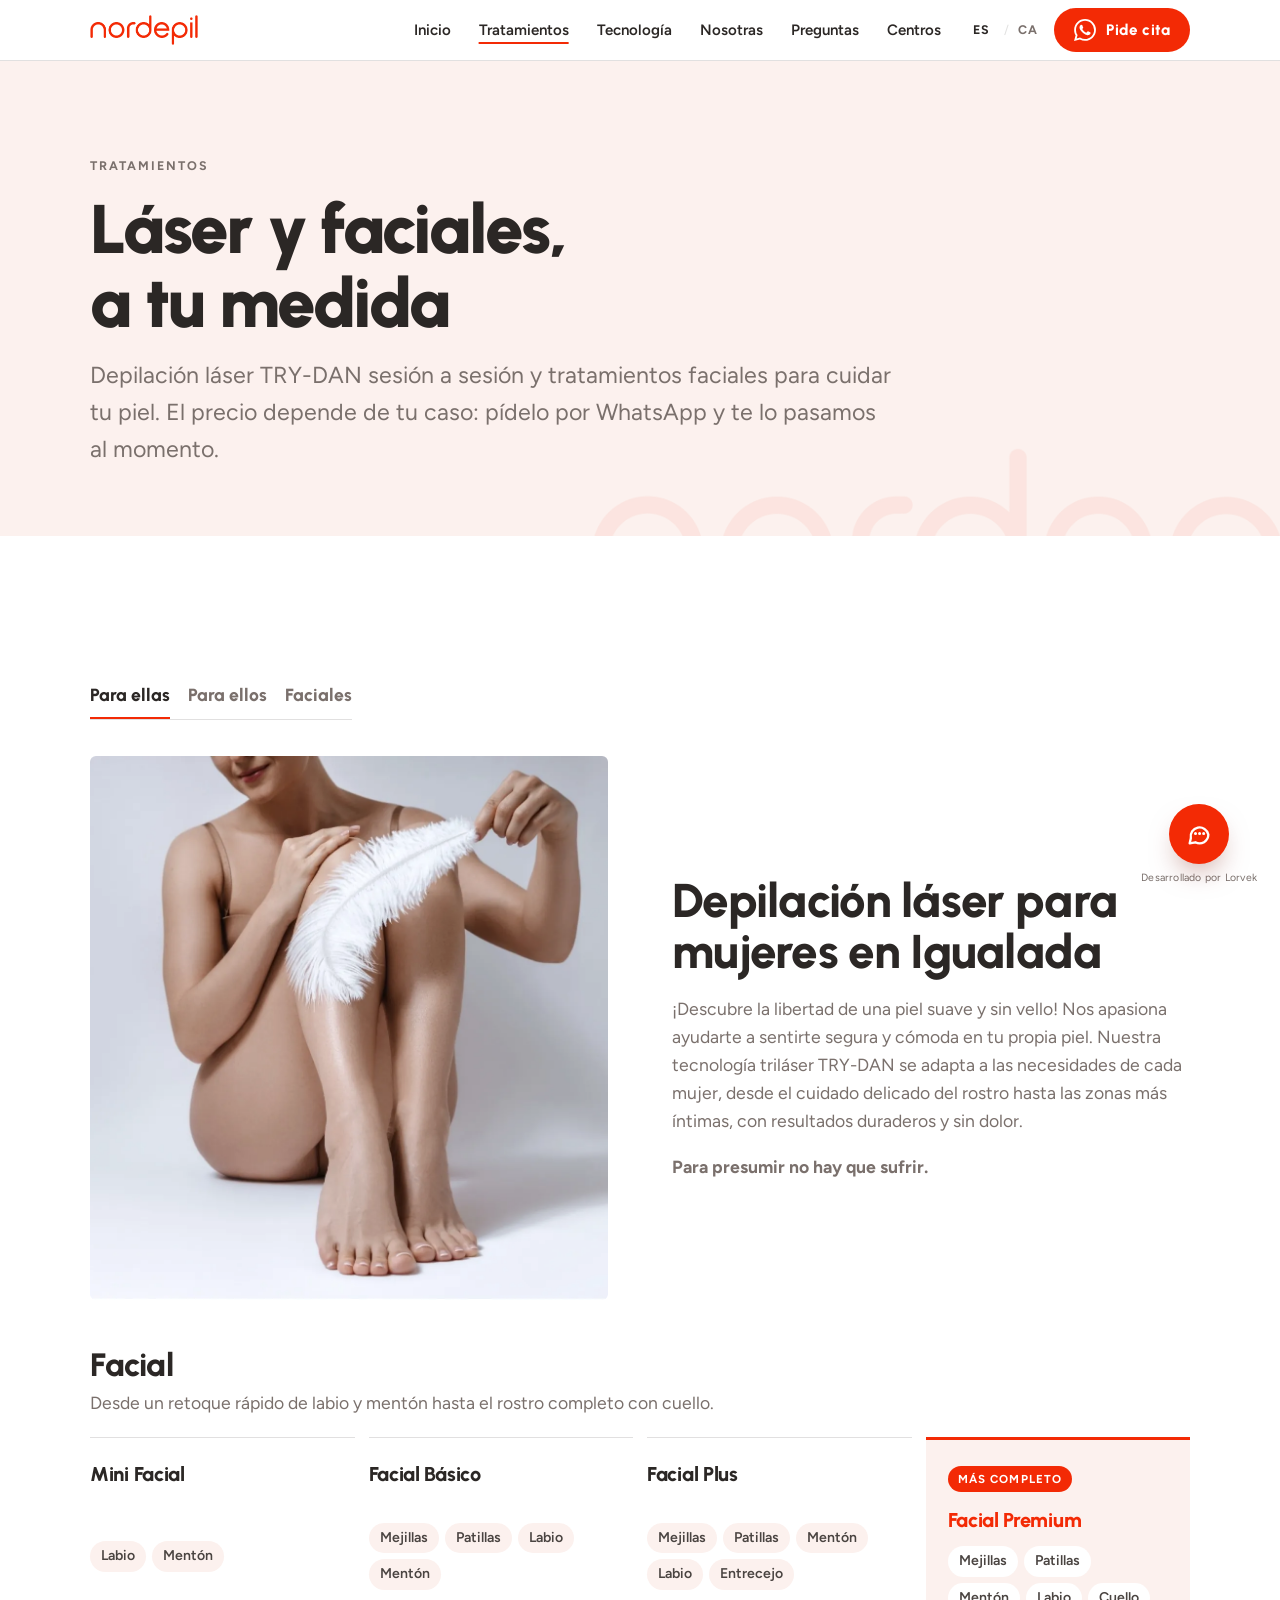
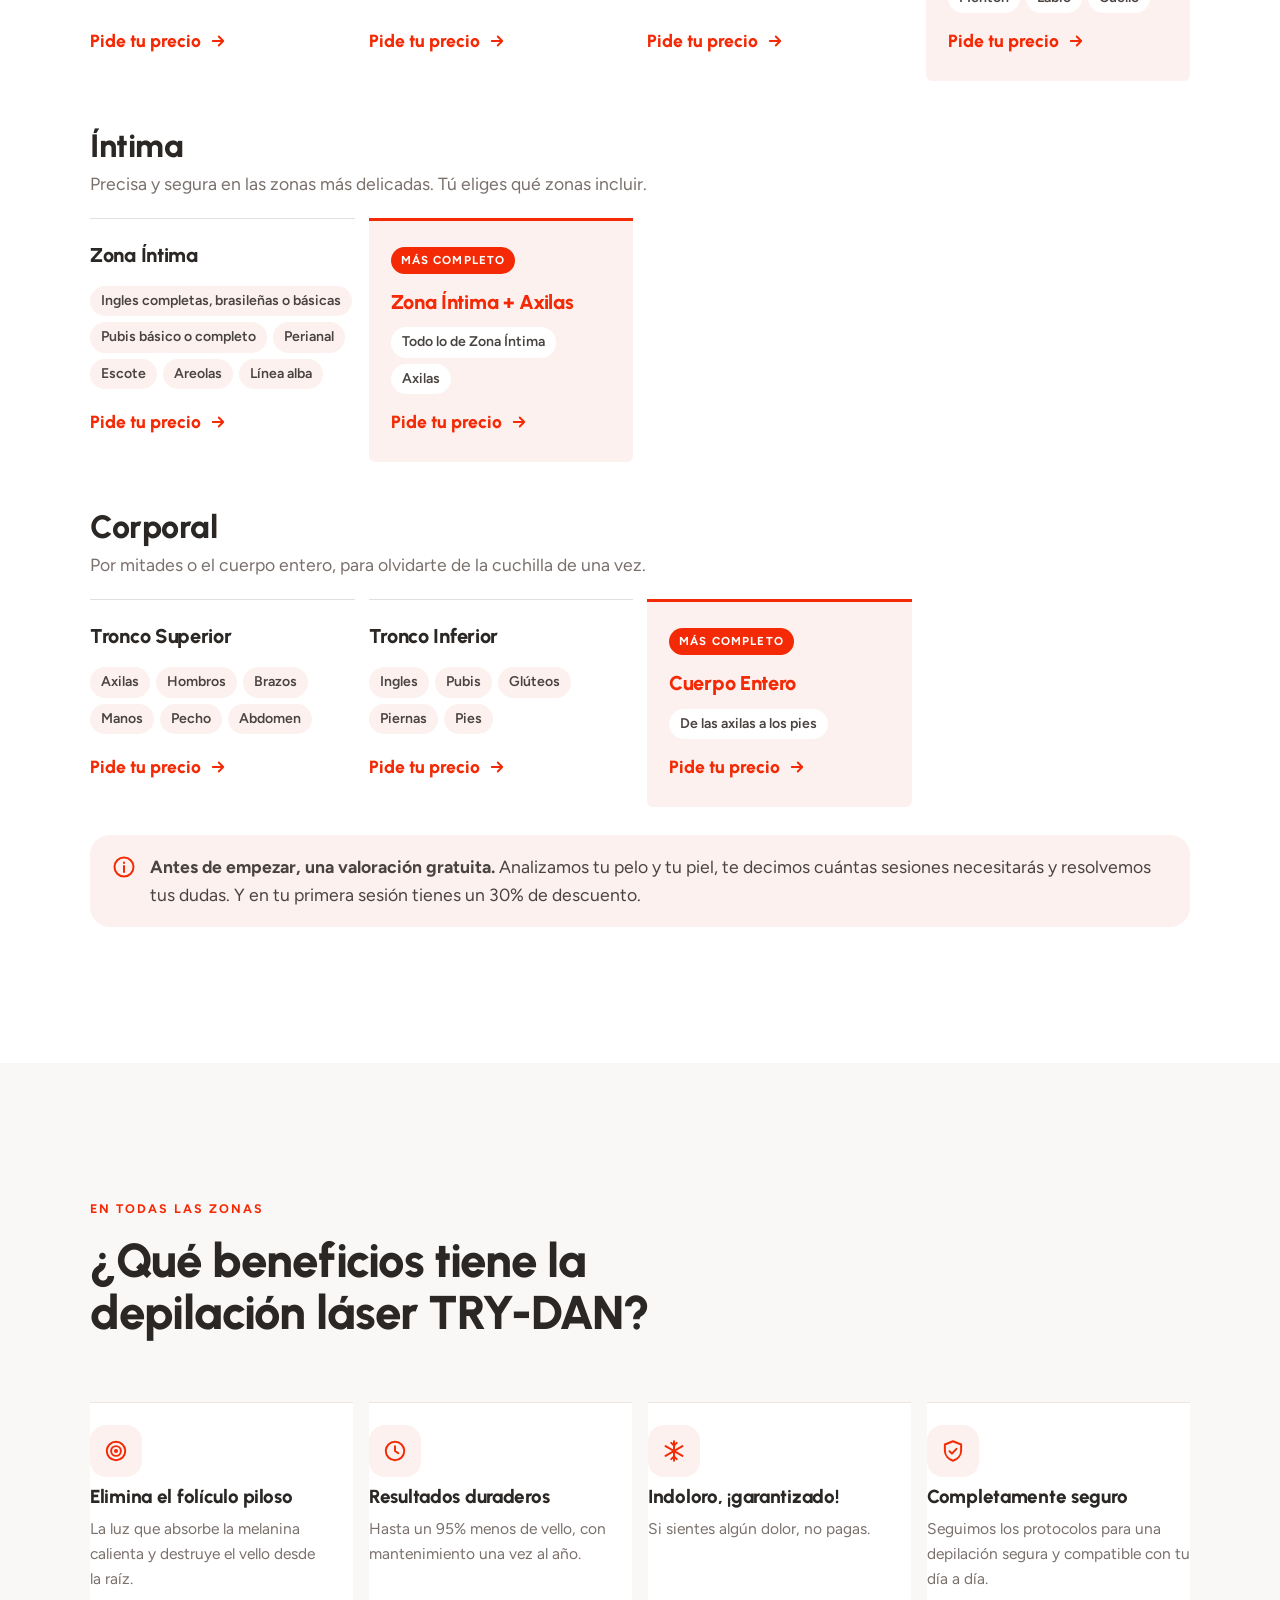
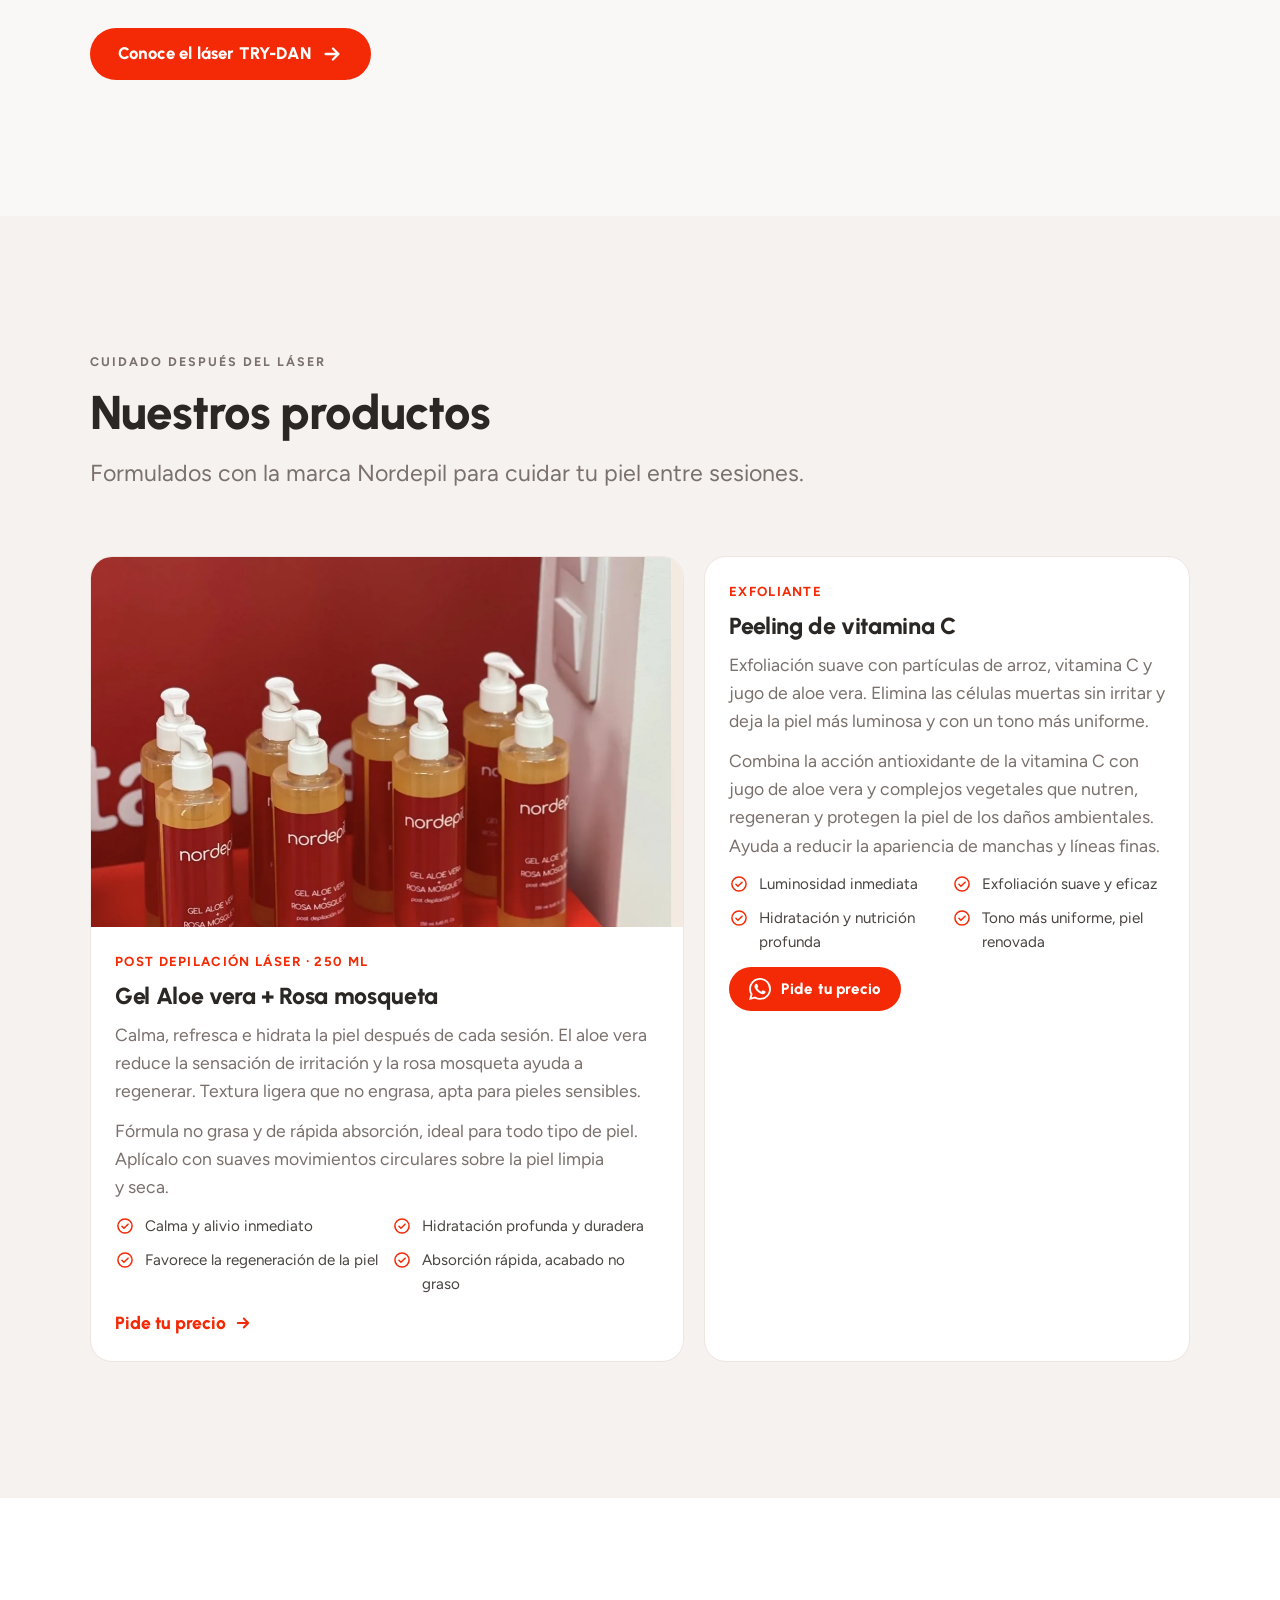
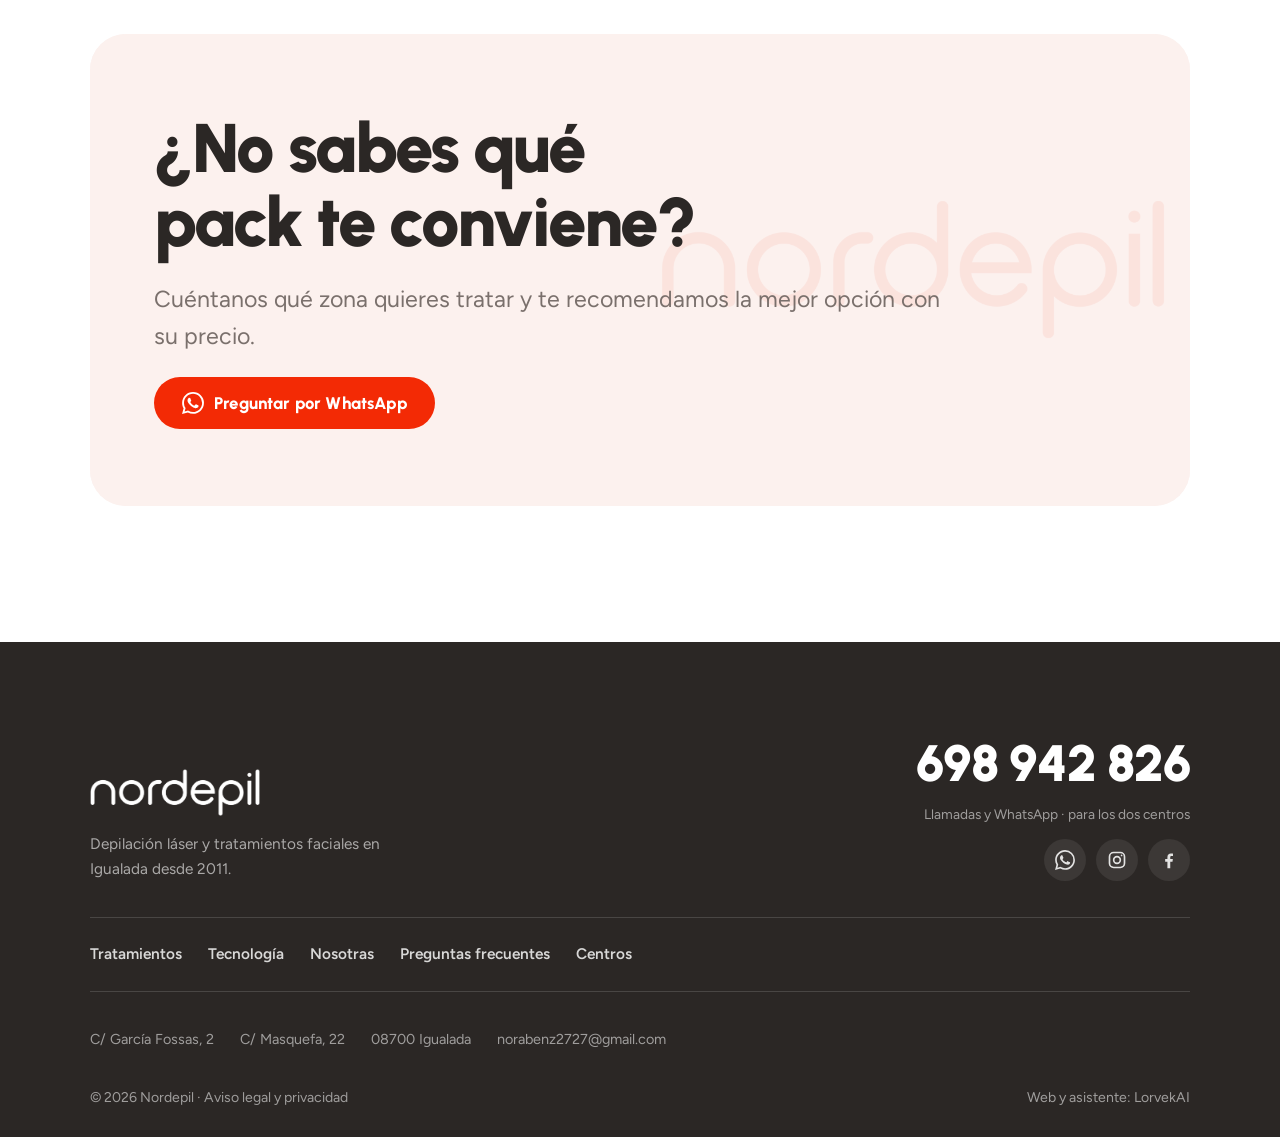
<file: editorial/tratamientos.html>
<!doctype html>
<html lang="es" data-lang="es">
<head>
<meta charset="utf-8">
<meta name="robots" content="noindex, nofollow">
<meta name="viewport" content="width=device-width, initial-scale=1, viewport-fit=cover">
<title>Tratamientos · Nordepil</title>
<meta name="title-es" content="Tratamientos · Nordepil">
<meta name="title-ca" content="Tractaments · Nordepil">
<meta name="description" content="Depilación láser para mujeres y hombres y tratamientos faciales en Igualada: Limpieza, Vitamina C, RGnerin, Fotorejuvenecimiento, ResetSkin y Carbón Peel. Pide tu precio por WhatsApp.">
<meta name="theme-color" content="#F32A05">
<link rel="canonical" href="https://depilacionlasernordepil.com/tratamientos.html">
<meta property="og:type" content="website">
<meta property="og:site_name" content="Nordepil">
<meta property="og:title" content="Tratamientos · Nordepil">
<meta property="og:description" content="Depilación láser para mujeres y hombres y tratamientos faciales en Igualada: Limpieza, Vitamina C, RGnerin, Fotorejuvenecimiento, ResetSkin y Carbón Peel. Pide tu precio por WhatsApp.">
<meta property="og:image" content="https://depilacionlasernordepil.com/img/cabina-depiladora.jpg">
<meta property="og:locale" content="es_ES">
<meta property="og:locale:alternate" content="ca_ES">
<link rel="icon" type="image/png" sizes="32x32" href="img/favicon-32.png">
<link rel="apple-touch-icon" href="img/apple-touch-icon.png">
<link rel="preconnect" href="https://fonts.googleapis.com">
<link rel="preconnect" href="https://fonts.gstatic.com" crossorigin>
<link rel="stylesheet" href="https://fonts.googleapis.com/css2?family=Figtree:ital,wght@0,400;0,500;0,600;0,700;1,400&family=Urbanist:wght@700;800;900&display=swap">
<link rel="stylesheet" href="css/styles.css">
<link rel="stylesheet" href="css/v2.css">
</head>
<body>
<a class="skip" href="#main"><span lang="es">Saltar al contenido</span><span lang="ca">Anar al contingut</span></a>
<header class="site-header">
  <div class="wrap">
    <a class="brand" href="index.html" aria-label="Nordepil"><img src="img/logo-rojo.png" alt="Nordepil" width="1702" height="474"></a>
    <nav class="nav" id="nav" aria-label="Menú">
        <a href="index.html"><span lang="es">Inicio</span><span lang="ca">Inici</span></a>
        <a href="tratamientos.html" aria-current="page"><span lang="es">Tratamientos</span><span lang="ca">Tractaments</span></a>
        <a href="tecnologia.html"><span lang="es">Tecnología</span><span lang="ca">Tecnologia</span></a>
        <a href="nosotras.html"><span lang="es">Nosotras</span><span lang="ca">Nosaltres</span></a>
        <a href="preguntas.html"><span lang="es">Preguntas</span><span lang="ca">Preguntes</span></a>
        <a href="centros.html"><span lang="es">Centros</span><span lang="ca">Centres</span></a>
    </nav>
    <div class="header-tools">
      <div class="lang" role="group" aria-label="Idioma">
        <button type="button" data-set-lang="es" aria-pressed="true">ES</button>
        <button type="button" data-set-lang="ca" aria-pressed="false">CA</button>
      </div>
      <a class="btn btn--red btn--small header-cta" data-wa="cabecera" href="https://wa.me/34698942826"><svg viewBox="0 0 24 24" fill="currentColor" aria-hidden="true"><path d="M17.472 14.382c-.297-.149-1.758-.867-2.03-.967-.273-.099-.471-.148-.67.15-.197.297-.767.966-.94 1.164-.173.199-.347.223-.644.075-.297-.15-1.255-.463-2.39-1.475-.883-.788-1.48-1.761-1.653-2.059-.173-.297-.018-.458.13-.606.134-.133.298-.347.446-.52.149-.174.198-.298.298-.497.099-.198.05-.371-.025-.52-.075-.149-.669-1.612-.916-2.207-.242-.579-.487-.5-.669-.51-.173-.008-.371-.01-.57-.01-.198 0-.52.074-.792.372-.272.297-1.04 1.016-1.04 2.479 0 1.462 1.065 2.875 1.213 3.074.149.198 2.096 3.2 5.077 4.487.709.306 1.262.489 1.694.625.712.227 1.36.195 1.871.118.571-.085 1.758-.719 2.006-1.413.248-.694.248-1.289.173-1.413-.074-.124-.272-.198-.57-.347m-5.421 7.403h-.004a9.87 9.87 0 01-5.031-1.378l-.361-.214-3.741.982.998-3.648-.235-.374a9.86 9.86 0 01-1.51-5.26c.001-5.45 4.436-9.884 9.888-9.884 2.64 0 5.122 1.03 6.988 2.898a9.825 9.825 0 012.893 6.994c-.003 5.45-4.437 9.884-9.885 9.884m8.413-18.297A11.815 11.815 0 0012.05 0C5.495 0 .16 5.335.157 11.892c0 2.096.547 4.142 1.588 5.945L.057 24l6.305-1.654a11.882 11.882 0 005.683 1.448h.005c6.554 0 11.89-5.335 11.893-11.893a11.821 11.821 0 00-3.48-8.413z"/></svg><span lang="es">Pide cita</span><span lang="ca">Demana cita</span></a>
      <button class="menu-toggle" type="button" aria-expanded="false" aria-controls="nav" aria-label="Menú"><svg viewBox="0 0 24 24" fill="none" stroke="currentColor" stroke-width="2.4" stroke-linecap="round" aria-hidden="true"><path d="M4 7h16M4 12h16M4 17h16"/></svg></button>
    </div>
  </div>
</header>
<main id="main">
<section class="page-hero">
  <div class="wrap">
    <span class="eyebrow"><span lang="es">Tratamientos</span><span lang="ca">Tractaments</span></span>
    <h1><span lang="es">Láser y faciales, a tu medida</span><span lang="ca">Làser i facials, a la teva mida</span></h1>
    <p class="lede" lang="es">Depilación láser TRY-DAN sesión a sesión y tratamientos faciales para cuidar tu piel. El precio depende de tu caso: pídelo por WhatsApp y te lo pasamos al momento.</p>
    <p class="lede" lang="ca">Depilació làser TRY-DAN sessió a sessió i tractaments facials per cuidar la teva pell. El preu depèn del teu cas: demana'l per WhatsApp i te'l passem de seguida.</p>
  </div>
</section>

<section class="section">
  <div class="wrap">
    <div class="tabs" role="tablist" aria-label="Tratamientos">
      <button type="button" role="tab" id="tab-ellas" aria-controls="ellas" aria-selected="true"><span lang="es">Para ellas</span><span lang="ca">Per a elles</span></button>
      <button type="button" role="tab" id="tab-ellos" aria-controls="ellos" aria-selected="false" tabindex="-1"><span lang="es">Para ellos</span><span lang="ca">Per a ells</span></button>
      <button type="button" role="tab" id="tab-faciales" aria-controls="faciales" aria-selected="false" tabindex="-1"><span lang="es">Faciales</span><span lang="ca">Facials</span></button>
    </div>

    <div id="ellas" role="tabpanel" aria-labelledby="tab-ellas">
      <div class="feature" style="margin-bottom:48px">
        <div class="feature-media"><picture><source srcset="img/ellas.webp" type="image/webp"><img src="img/ellas.jpg" alt="Piernas suaves después de la depilación láser" width="1111" height="1114" loading="lazy"></picture></div>
        <div class="feature-copy">
          <h2><span lang="es">Depilación láser para mujeres en Igualada</span><span lang="ca">Depilació làser per a dones a Igualada</span></h2>
          <p lang="es">¡Descubre la libertad de una piel suave y sin vello! Nos apasiona ayudarte a sentirte segura y cómoda en tu propia piel. Nuestra tecnología triláser TRY-DAN se adapta a las necesidades de cada mujer, desde el cuidado delicado del rostro hasta las zonas más íntimas, con resultados duraderos y sin dolor.</p>
          <p lang="ca">Descobreix la llibertat d'una pell suau i sense pèl! Ens apassiona ajudar-te a sentir-te segura i còmoda a la teva pell. La nostra tecnologia trilàser TRY-DAN s'adapta a les necessitats de cada dona, des de la cura delicada del rostre fins a les zones més íntimes, amb resultats duradors i sense dolor.</p>
          <p lang="es"><strong>Para presumir no hay que sufrir.</strong></p>
          <p lang="ca"><strong>Per presumir no cal patir.</strong></p>
        </div>
      </div>
      <div class="zone-group">
        <h3><span lang="es">Facial</span><span lang="ca">Facial</span></h3>
        <p lang="es">Desde un retoque rápido de labio y mentón hasta el rostro completo con cuello.</p>
        <p lang="ca">Des d'un retoc ràpid de llavi i mentó fins al rostre complet amb coll.</p>
        <div class="packs sr">
          <article class="pack">
            <h4>Mini Facial</h4>
            <ul class="zones"><li><span lang="es">Labio</span><span lang="ca">Llavi</span></li><li><span lang="es">Mentón</span><span lang="ca">Mentó</span></li></ul>
            <a class="price-link" data-wa="trat-ellas-mini-facial" href="https://wa.me/34698942826"><span lang="es">Pide tu precio</span><span lang="ca">Demana el preu</span><svg viewBox="0 0 24 24" fill="none" stroke="currentColor" stroke-width="2.5" stroke-linecap="round" stroke-linejoin="round" aria-hidden="true"><path d="M5 12h14M13 6l6 6-6 6"/></svg></a>
          </article>
          <article class="pack">
            <h4><span lang="es">Facial Básico</span><span lang="ca">Facial Bàsic</span></h4>
            <ul class="zones"><li><span lang="es">Mejillas</span><span lang="ca">Galtes</span></li><li><span lang="es">Patillas</span><span lang="ca">Patilles</span></li><li><span lang="es">Labio</span><span lang="ca">Llavi</span></li><li><span lang="es">Mentón</span><span lang="ca">Mentó</span></li></ul>
            <a class="price-link" data-wa="trat-ellas-facial-basico" href="https://wa.me/34698942826"><span lang="es">Pide tu precio</span><span lang="ca">Demana el preu</span><svg viewBox="0 0 24 24" fill="none" stroke="currentColor" stroke-width="2.5" stroke-linecap="round" stroke-linejoin="round" aria-hidden="true"><path d="M5 12h14M13 6l6 6-6 6"/></svg></a>
          </article>
          <article class="pack">
            <h4>Facial Plus</h4>
            <ul class="zones"><li><span lang="es">Mejillas</span><span lang="ca">Galtes</span></li><li><span lang="es">Patillas</span><span lang="ca">Patilles</span></li><li><span lang="es">Mentón</span><span lang="ca">Mentó</span></li><li><span lang="es">Labio</span><span lang="ca">Llavi</span></li><li><span lang="es">Entrecejo</span><span lang="ca">Entrecella</span></li></ul>
            <a class="price-link" data-wa="trat-ellas-facial-plus" href="https://wa.me/34698942826"><span lang="es">Pide tu precio</span><span lang="ca">Demana el preu</span><svg viewBox="0 0 24 24" fill="none" stroke="currentColor" stroke-width="2.5" stroke-linecap="round" stroke-linejoin="round" aria-hidden="true"><path d="M5 12h14M13 6l6 6-6 6"/></svg></a>
          </article>
          <article class="pack pack--featured">
            <h4>Facial Premium</h4>
            <ul class="zones"><li><span lang="es">Mejillas</span><span lang="ca">Galtes</span></li><li><span lang="es">Patillas</span><span lang="ca">Patilles</span></li><li><span lang="es">Mentón</span><span lang="ca">Mentó</span></li><li><span lang="es">Labio</span><span lang="ca">Llavi</span></li><li><span lang="es">Cuello</span><span lang="ca">Coll</span></li></ul>
            <a class="price-link" data-wa="trat-ellas-facial-premium" href="https://wa.me/34698942826"><span lang="es">Pide tu precio</span><span lang="ca">Demana el preu</span><svg viewBox="0 0 24 24" fill="none" stroke="currentColor" stroke-width="2.5" stroke-linecap="round" stroke-linejoin="round" aria-hidden="true"><path d="M5 12h14M13 6l6 6-6 6"/></svg></a>
          </article>
        </div>
      </div>

      <div class="zone-group">
        <h3><span lang="es">Íntima</span><span lang="ca">Íntima</span></h3>
        <p lang="es">Precisa y segura en las zonas más delicadas. Tú eliges qué zonas incluir.</p>
        <p lang="ca">Precisa i segura a les zones més delicades. Tu tries quines zones incloure.</p>
        <div class="packs sr">
          <article class="pack">
            <h4><span lang="es">Zona Íntima</span><span lang="ca">Zona Íntima</span></h4>
            <ul class="zones">
              <li><span lang="es">Ingles completas, brasileñas o básicas</span><span lang="ca">Engonals completes, brasileres o bàsiques</span></li>
              <li><span lang="es">Pubis básico o completo</span><span lang="ca">Pubis bàsic o complet</span></li>
              <li>Perianal</li><li><span lang="es">Escote</span><span lang="ca">Escot</span></li><li><span lang="es">Areolas</span><span lang="ca">Arèoles</span></li><li><span lang="es">Línea alba</span><span lang="ca">Línia alba</span></li>
            </ul>
            <a class="price-link" data-wa="trat-ellas-intima" href="https://wa.me/34698942826"><span lang="es">Pide tu precio</span><span lang="ca">Demana el preu</span><svg viewBox="0 0 24 24" fill="none" stroke="currentColor" stroke-width="2.5" stroke-linecap="round" stroke-linejoin="round" aria-hidden="true"><path d="M5 12h14M13 6l6 6-6 6"/></svg></a>
          </article>
          <article class="pack pack--featured">
            <h4><span lang="es">Zona Íntima + Axilas</span><span lang="ca">Zona Íntima + Aixelles</span></h4>
            <ul class="zones"><li><span lang="es">Todo lo de Zona Íntima</span><span lang="ca">Tot el de Zona Íntima</span></li><li><span lang="es">Axilas</span><span lang="ca">Aixelles</span></li></ul>
            <a class="price-link" data-wa="trat-ellas-intima-axilas" href="https://wa.me/34698942826"><span lang="es">Pide tu precio</span><span lang="ca">Demana el preu</span><svg viewBox="0 0 24 24" fill="none" stroke="currentColor" stroke-width="2.5" stroke-linecap="round" stroke-linejoin="round" aria-hidden="true"><path d="M5 12h14M13 6l6 6-6 6"/></svg></a>
          </article>
        </div>
      </div>

      <div class="zone-group">
        <h3><span lang="es">Corporal</span><span lang="ca">Corporal</span></h3>
        <p lang="es">Por mitades o el cuerpo entero, para olvidarte de la cuchilla de una vez.</p>
        <p lang="ca">Per meitats o el cos sencer, per oblidar-te de la fulla d'una vegada.</p>
        <div class="packs sr">
          <article class="pack">
            <h4><span lang="es">Tronco Superior</span><span lang="ca">Tronc Superior</span></h4>
            <ul class="zones"><li><span lang="es">Axilas</span><span lang="ca">Aixelles</span></li><li><span lang="es">Hombros</span><span lang="ca">Espatlles</span></li><li><span lang="es">Brazos</span><span lang="ca">Braços</span></li><li><span lang="es">Manos</span><span lang="ca">Mans</span></li><li><span lang="es">Pecho</span><span lang="ca">Pit</span></li><li><span lang="es">Abdomen</span><span lang="ca">Abdomen</span></li></ul>
            <a class="price-link" data-wa="trat-ellas-tronco-superior" href="https://wa.me/34698942826"><span lang="es">Pide tu precio</span><span lang="ca">Demana el preu</span><svg viewBox="0 0 24 24" fill="none" stroke="currentColor" stroke-width="2.5" stroke-linecap="round" stroke-linejoin="round" aria-hidden="true"><path d="M5 12h14M13 6l6 6-6 6"/></svg></a>
          </article>
          <article class="pack">
            <h4><span lang="es">Tronco Inferior</span><span lang="ca">Tronc Inferior</span></h4>
            <ul class="zones"><li><span lang="es">Ingles</span><span lang="ca">Engonals</span></li><li>Pubis</li><li><span lang="es">Glúteos</span><span lang="ca">Glutis</span></li><li><span lang="es">Piernas</span><span lang="ca">Cames</span></li><li><span lang="es">Pies</span><span lang="ca">Peus</span></li></ul>
            <a class="price-link" data-wa="trat-ellas-tronco-inferior" href="https://wa.me/34698942826"><span lang="es">Pide tu precio</span><span lang="ca">Demana el preu</span><svg viewBox="0 0 24 24" fill="none" stroke="currentColor" stroke-width="2.5" stroke-linecap="round" stroke-linejoin="round" aria-hidden="true"><path d="M5 12h14M13 6l6 6-6 6"/></svg></a>
          </article>
          <article class="pack pack--featured">
            <h4><span lang="es">Cuerpo Entero</span><span lang="ca">Cos Sencer</span></h4>
            <ul class="zones"><li><span lang="es">De las axilas a los pies</span><span lang="ca">De les aixelles als peus</span></li></ul>
            <a class="price-link" data-wa="trat-ellas-cuerpo-entero" href="https://wa.me/34698942826"><span lang="es">Pide tu precio</span><span lang="ca">Demana el preu</span><svg viewBox="0 0 24 24" fill="none" stroke="currentColor" stroke-width="2.5" stroke-linecap="round" stroke-linejoin="round" aria-hidden="true"><path d="M5 12h14M13 6l6 6-6 6"/></svg></a>
          </article>
        </div>
      </div>
    </div>

    <div id="ellos" role="tabpanel" aria-labelledby="tab-ellos" hidden>
      <div class="feature" style="margin-bottom:48px">
        <div class="feature-media"><picture><source srcset="img/ellos.webp" type="image/webp"><img src="img/ellos.jpg" alt="Axila masculina tras la depilación láser" width="1106" height="1103" loading="lazy"></picture></div>
        <div class="feature-copy">
          <h2><span lang="es">Depilación láser para hombres en Igualada</span><span lang="ca">Depilació làser per a homes a Igualada</span></h2>
          <p lang="es">Dale un toque de sofisticación a tu rutina de cuidado personal. Sabemos que buscas algo más que eliminar el vello: comodidad, eficacia y resultados que duren. ¿Una barba siempre perfilada? ¿Olvidarte del vello corporal? Con la tecnología TRY-DAN la experiencia es rápida, indolora y eficaz.</p>
          <p lang="ca">Dona un toc de sofisticació a la teva rutina de cura personal. Sabem que busques alguna cosa més que eliminar el pèl: comoditat, eficàcia i resultats que durin. Una barba sempre perfilada? Oblidar-te del pèl corporal? Amb la tecnologia TRY-DAN l'experiència és ràpida, indolora i eficaç.</p>
        </div>
      </div>
      <div class="zone-group">
        <h3><span lang="es">Facial</span><span lang="ca">Facial</span></h3>
        <p lang="es">Una barba siempre perfilada sin pasar la cuchilla cada mañana.</p>
        <p lang="ca">Una barba sempre perfilada sense passar la fulla cada matí.</p>
        <div class="packs sr">
          <article class="pack">
            <h4><span lang="es">Facial Básico</span><span lang="ca">Facial Bàsic</span></h4>
            <ul class="zones"><li><span lang="es">Perfilado de barba</span><span lang="ca">Perfilat de barba</span></li><li><span lang="es">Entrecejo</span><span lang="ca">Entrecella</span></li></ul>
            <a class="price-link" data-wa="trat-ellos-facial-basico" href="https://wa.me/34698942826"><span lang="es">Pide tu precio</span><span lang="ca">Demana el preu</span><svg viewBox="0 0 24 24" fill="none" stroke="currentColor" stroke-width="2.5" stroke-linecap="round" stroke-linejoin="round" aria-hidden="true"><path d="M5 12h14M13 6l6 6-6 6"/></svg></a>
          </article>
          <article class="pack">
            <h4>Facial Plus</h4>
            <ul class="zones"><li><span lang="es">Perfilado de barba</span><span lang="ca">Perfilat de barba</span></li><li><span lang="es">Cuello o nuca</span><span lang="ca">Coll o clatell</span></li></ul>
            <a class="price-link" data-wa="trat-ellos-facial-plus" href="https://wa.me/34698942826"><span lang="es">Pide tu precio</span><span lang="ca">Demana el preu</span><svg viewBox="0 0 24 24" fill="none" stroke="currentColor" stroke-width="2.5" stroke-linecap="round" stroke-linejoin="round" aria-hidden="true"><path d="M5 12h14M13 6l6 6-6 6"/></svg></a>
          </article>
          <article class="pack pack--featured">
            <h4>Facial Premium</h4>
            <ul class="zones"><li><span lang="es">Perfilado de barba</span><span lang="ca">Perfilat de barba</span></li><li><span lang="es">Cuello</span><span lang="ca">Coll</span></li><li><span lang="es">Nuca</span><span lang="ca">Clatell</span></li></ul>
            <a class="price-link" data-wa="trat-ellos-facial-premium" href="https://wa.me/34698942826"><span lang="es">Pide tu precio</span><span lang="ca">Demana el preu</span><svg viewBox="0 0 24 24" fill="none" stroke="currentColor" stroke-width="2.5" stroke-linecap="round" stroke-linejoin="round" aria-hidden="true"><path d="M5 12h14M13 6l6 6-6 6"/></svg></a>
          </article>
        </div>
      </div>

      <div class="zone-group">
        <h3><span lang="es">Corporal</span><span lang="ca">Corporal</span></h3>
        <p lang="es">Espalda, pecho o cuerpo entero, con resultados que duran.</p>
        <p lang="ca">Esquena, pit o cos sencer, amb resultats que duren.</p>
        <div class="packs sr">
          <article class="pack">
            <h4><span lang="es">Tronco Superior</span><span lang="ca">Tronc Superior</span></h4>
            <ul class="zones"><li><span lang="es">Axilas</span><span lang="ca">Aixelles</span></li><li><span lang="es">Hombros</span><span lang="ca">Espatlles</span></li><li><span lang="es">Brazos</span><span lang="ca">Braços</span></li><li><span lang="es">Manos</span><span lang="ca">Mans</span></li><li><span lang="es">Pecho</span><span lang="ca">Pit</span></li><li><span lang="es">Abdomen</span><span lang="ca">Abdomen</span></li><li><span lang="es">Espalda</span><span lang="ca">Esquena</span></li><li><span lang="es">Lumbares</span><span lang="ca">Lumbars</span></li><li><span lang="es">Cuello o nuca</span><span lang="ca">Coll o clatell</span></li></ul>
            <a class="price-link" data-wa="trat-ellos-tronco-superior" href="https://wa.me/34698942826"><span lang="es">Pide tu precio</span><span lang="ca">Demana el preu</span><svg viewBox="0 0 24 24" fill="none" stroke="currentColor" stroke-width="2.5" stroke-linecap="round" stroke-linejoin="round" aria-hidden="true"><path d="M5 12h14M13 6l6 6-6 6"/></svg></a>
          </article>
          <article class="pack">
            <h4><span lang="es">Tronco Inferior</span><span lang="ca">Tronc Inferior</span></h4>
            <ul class="zones"><li><span lang="es">Ingles</span><span lang="ca">Engonals</span></li><li>Pubis</li><li><span lang="es">Glúteos</span><span lang="ca">Glutis</span></li><li><span lang="es">Piernas</span><span lang="ca">Cames</span></li><li><span lang="es">Pies</span><span lang="ca">Peus</span></li></ul>
            <a class="price-link" data-wa="trat-ellos-tronco-inferior" href="https://wa.me/34698942826"><span lang="es">Pide tu precio</span><span lang="ca">Demana el preu</span><svg viewBox="0 0 24 24" fill="none" stroke="currentColor" stroke-width="2.5" stroke-linecap="round" stroke-linejoin="round" aria-hidden="true"><path d="M5 12h14M13 6l6 6-6 6"/></svg></a>
          </article>
          <article class="pack pack--featured">
            <h4><span lang="es">Cuerpo Entero</span><span lang="ca">Cos Sencer</span></h4>
            <ul class="zones"><li><span lang="es">Todas las zonas del cuerpo</span><span lang="ca">Totes les zones del cos</span></li></ul>
            <a class="price-link" data-wa="trat-ellos-cuerpo-entero" href="https://wa.me/34698942826"><span lang="es">Pide tu precio</span><span lang="ca">Demana el preu</span><svg viewBox="0 0 24 24" fill="none" stroke="currentColor" stroke-width="2.5" stroke-linecap="round" stroke-linejoin="round" aria-hidden="true"><path d="M5 12h14M13 6l6 6-6 6"/></svg></a>
          </article>
        </div>
      </div>
    </div>


    <div id="faciales" role="tabpanel" aria-labelledby="tab-faciales" hidden>
      <div class="feature" style="margin-bottom:48px">
        <div class="feature-media"><picture><source srcset="img/cabina.webp" type="image/webp"><img src="img/cabina.jpg" alt="Cabina de tratamientos de Nordepil" width="1148" height="1096" loading="lazy"></picture></div>
        <div class="feature-copy">
          <h2><span lang="es">Tratamientos faciales</span><span lang="ca">Tractaments facials</span></h2>
          <p lang="es">Pensados para mejorar tu piel de forma visible desde la primera sesión. No hay uno mejor que otro: los combinamos según tu piel y tus objetivos.</p>
          <p lang="ca">Pensats per millorar la teva pell de manera visible des de la primera sessió. No n'hi ha un de millor que un altre: els combinem segons la teva pell i els teus objectius.</p>
          <ul class="checks">
            <li><span lang="es">Todos se pueden hacer cada mes.</span><span lang="ca">Tots es poden fer cada mes.</span></li>
            <li><span lang="es">Se combinan entre ellos para potenciar resultados.</span><span lang="ca">Es combinen entre ells per potenciar els resultats.</span></li>
            <li><span lang="es">Con nuestra cosmética en casa, los resultados se multiplican.</span><span lang="ca">Amb la nostra cosmètica a casa, els resultats es multipliquen.</span></li>
          </ul>
        </div>
      </div>
      <div class="zone-group">
        <h3><span lang="es">¿Qué quieres mejorar?</span><span lang="ca">Què vols millorar?</span></h3>
        <p lang="es">Elige un objetivo y te marcamos los tratamientos que más te ayudan.</p>
        <p lang="ca">Tria un objectiu i et marquem els tractaments que més t'ajuden.</p>
        <div class="filters" role="group" aria-label="Objetivo"><button type="button" class="filter-chip" data-filter="todos" aria-pressed="true"><span lang="es">Todos</span><span lang="ca">Tots</span></button><button type="button" class="filter-chip" data-filter="luminosidad" aria-pressed="false"><span lang="es">Luminosidad</span><span lang="ca">Lluminositat</span></button><button type="button" class="filter-chip" data-filter="manchas" aria-pressed="false"><span lang="es">Manchas</span><span lang="ca">Taques</span></button><button type="button" class="filter-chip" data-filter="arrugas" aria-pressed="false"><span lang="es">Arrugas finas</span><span lang="ca">Arrugues fines</span></button><button type="button" class="filter-chip" data-filter="poros" aria-pressed="false"><span lang="es">Poros y grasa</span><span lang="ca">Porus i greix</span></button><button type="button" class="filter-chip" data-filter="limpieza" aria-pressed="false"><span lang="es">Limpieza profunda</span><span lang="ca">Neteja profunda</span></button><button type="button" class="filter-chip" data-filter="hidratacion" aria-pressed="false"><span lang="es">Hidratación</span><span lang="ca">Hidratació</span></button></div>
        <div class="facials" data-facials>
          <article class="facial" data-tags="limpieza" tabindex="0">
            <div class="facial-top">
              <span class="facial-ico"><svg viewBox="0 0 24 24" fill="none" stroke="currentColor" stroke-width="1.8" stroke-linecap="round" stroke-linejoin="round" aria-hidden="true"><path d="M12 3.5s6 6.4 6 10.5a6 6 0 0 1-12 0c0-4.1 6-10.5 6-10.5z"/><path d="M9.5 14.5l1.8 1.8 3.4-3.6"/></svg></span>
              
              <span class="facial-time"><svg viewBox="0 0 24 24" fill="none" stroke="currentColor" stroke-width="1.8" stroke-linecap="round" stroke-linejoin="round" aria-hidden="true"><circle cx="12" cy="12" r="8.5"/><path d="M12 7.5V12l3 2"/></svg>60 min</span>
            </div>
            <h4><span lang="es">Limpieza Facial</span><span lang="ca">Neteja Facial</span></h4>
            <p class="facial-ideal"><span lang="es">Todo tipo de pieles y edades</span><span lang="ca">Tot tipus de pells i edats</span></p>
            <p class="facial-desc" lang="es">Limpieza completa con extracción manual para una piel limpia, fresca y oxigenada.</p>
            <p class="facial-desc" lang="ca">Neteja completa amb extracció manual per a una pell neta, fresca i oxigenada.</p>
            <a class="price-link" data-wa="trat-facial-limpieza" href="https://wa.me/34698942826"><span lang="es">Pide tu precio</span><span lang="ca">Demana el preu</span><svg viewBox="0 0 24 24" fill="none" stroke="currentColor" stroke-width="2.5" stroke-linecap="round" stroke-linejoin="round" aria-hidden="true"><path d="M5 12h14M13 6l6 6-6 6"/></svg></a>
          </article>
          <article class="facial" data-tags="luminosidad manchas" tabindex="0">
            <div class="facial-top">
              <span class="facial-ico"><svg viewBox="0 0 24 24" fill="none" stroke="currentColor" stroke-width="1.8" stroke-linecap="round" stroke-linejoin="round" aria-hidden="true"><circle cx="12" cy="12" r="4"/><path d="M12 2.5V5M12 19v2.5M2.5 12H5M19 12h2.5M5.3 5.3l1.8 1.8M16.9 16.9l1.8 1.8M5.3 18.7l1.8-1.8M16.9 7.1l1.8-1.8"/></svg></span>
              
              <span class="facial-time"><svg viewBox="0 0 24 24" fill="none" stroke="currentColor" stroke-width="1.8" stroke-linecap="round" stroke-linejoin="round" aria-hidden="true"><circle cx="12" cy="12" r="8.5"/><path d="M12 7.5V12l3 2"/></svg>60 min</span>
            </div>
            <h4><span lang="es">Vitamina C</span><span lang="ca">Vitamina C</span></h4>
            <p class="facial-ideal"><span lang="es">Pieles apagadas, jóvenes o maduras</span><span lang="ca">Pells apagades, joves o madures</span></p>
            <p class="facial-desc" lang="es">Aporta mucha luminosidad a las pieles apagadas y ayuda a reducir las manchas solares.</p>
            <p class="facial-desc" lang="ca">Aporta molta lluminositat a les pells apagades i ajuda a reduir les taques solars.</p>
            <a class="price-link" data-wa="trat-facial-vitamina-c" href="https://wa.me/34698942826"><span lang="es">Pide tu precio</span><span lang="ca">Demana el preu</span><svg viewBox="0 0 24 24" fill="none" stroke="currentColor" stroke-width="2.5" stroke-linecap="round" stroke-linejoin="round" aria-hidden="true"><path d="M5 12h14M13 6l6 6-6 6"/></svg></a>
          </article>
          <article class="facial" data-tags="hidratacion arrugas" tabindex="0">
            <div class="facial-top">
              <span class="facial-ico"><svg viewBox="0 0 24 24" fill="none" stroke="currentColor" stroke-width="1.8" stroke-linecap="round" stroke-linejoin="round" aria-hidden="true"><path d="M12 3.5s6 6.4 6 10.5a6 6 0 0 1-12 0c0-4.1 6-10.5 6-10.5z"/></svg></span>
              <span class="f-badge"><span lang="es">Efecto botox</span><span lang="ca">Efecte bòtox</span></span>
              <span class="facial-time"><svg viewBox="0 0 24 24" fill="none" stroke="currentColor" stroke-width="1.8" stroke-linecap="round" stroke-linejoin="round" aria-hidden="true"><circle cx="12" cy="12" r="8.5"/><path d="M12 7.5V12l3 2"/></svg>60 min</span>
            </div>
            <h4><span lang="es">RGnerin</span><span lang="ca">RGnerin</span></h4>
            <p class="facial-ideal"><span lang="es">Pieles jóvenes y maduras</span><span lang="ca">Pells joves i madures</span></p>
            <p class="facial-desc" lang="es">Efecto botox: hidratación profunda que alisa las arrugas finas.</p>
            <p class="facial-desc" lang="ca">Efecte bòtox: hidratació profunda que allisa les arrugues fines.</p>
            <a class="price-link" data-wa="trat-facial-rgnerin" href="https://wa.me/34698942826"><span lang="es">Pide tu precio</span><span lang="ca">Demana el preu</span><svg viewBox="0 0 24 24" fill="none" stroke="currentColor" stroke-width="2.5" stroke-linecap="round" stroke-linejoin="round" aria-hidden="true"><path d="M5 12h14M13 6l6 6-6 6"/></svg></a>
          </article>
          <article class="facial" data-tags="luminosidad manchas arrugas" tabindex="0">
            <div class="facial-top">
              <span class="facial-ico"><svg viewBox="0 0 24 24" fill="none" stroke="currentColor" stroke-width="1.8" stroke-linecap="round" stroke-linejoin="round" aria-hidden="true"><path d="M12 3c.6 4.2 2.8 6.4 7 7-4.2.6-6.4 2.8-7 7-.6-4.2-2.8-6.4-7-7 4.2-.6 6.4-2.8 7-7z"/></svg></span>
              
              <span class="facial-time"><svg viewBox="0 0 24 24" fill="none" stroke="currentColor" stroke-width="1.8" stroke-linecap="round" stroke-linejoin="round" aria-hidden="true"><circle cx="12" cy="12" r="8.5"/><path d="M12 7.5V12l3 2"/></svg>40 min</span>
            </div>
            <h4><span lang="es">Fotorejuvenecimiento facial</span><span lang="ca">Fotorejoveniment facial</span></h4>
            <p class="facial-ideal"><span lang="es">Todo tipo de pieles</span><span lang="ca">Tot tipus de pells</span></p>
            <p class="facial-desc" lang="es">Aporta firmeza y luz, y atenúa manchas y líneas de expresión.</p>
            <p class="facial-desc" lang="ca">Aporta fermesa i llum, i atenua taques i línies d'expressió.</p>
            <a class="price-link" data-wa="trat-facial-fotorejuvenecimiento" href="https://wa.me/34698942826"><span lang="es">Pide tu precio</span><span lang="ca">Demana el preu</span><svg viewBox="0 0 24 24" fill="none" stroke="currentColor" stroke-width="2.5" stroke-linecap="round" stroke-linejoin="round" aria-hidden="true"><path d="M5 12h14M13 6l6 6-6 6"/></svg></a>
          </article>
          <article class="facial" data-tags="luminosidad manchas arrugas poros" tabindex="0">
            <div class="facial-top">
              <span class="facial-ico"><svg viewBox="0 0 24 24" fill="none" stroke="currentColor" stroke-width="1.8" stroke-linecap="round" stroke-linejoin="round" aria-hidden="true"><path d="M12 3 3 8l9 5 9-5z"/><path d="M3 13l9 5 9-5"/></svg></span>
              <span class="f-badge"><span lang="es">Novedad</span><span lang="ca">Novetat</span></span>
              <span class="facial-time"><svg viewBox="0 0 24 24" fill="none" stroke="currentColor" stroke-width="1.8" stroke-linecap="round" stroke-linejoin="round" aria-hidden="true"><circle cx="12" cy="12" r="8.5"/><path d="M12 7.5V12l3 2"/></svg>30 min</span>
            </div>
            <h4><span lang="es">ResetSkin</span><span lang="ca">ResetSkin</span></h4>
            <p class="facial-ideal"><span lang="es">También imperfecciones puntuales muy leves</span><span lang="ca">També imperfeccions puntuals molt lleus</span></p>
            <p class="facial-desc" lang="es">Renovación intensiva que actúa como un reset global: mejora textura, luminosidad, manchas, poros abiertos y arrugas finas.</p>
            <p class="facial-desc" lang="ca">Renovació intensiva que actua com un reset global: millora textura, lluminositat, taques, porus oberts i arrugues fines.</p>
            <a class="price-link" data-wa="trat-facial-resetskin" href="https://wa.me/34698942826"><span lang="es">Pide tu precio</span><span lang="ca">Demana el preu</span><svg viewBox="0 0 24 24" fill="none" stroke="currentColor" stroke-width="2.5" stroke-linecap="round" stroke-linejoin="round" aria-hidden="true"><path d="M5 12h14M13 6l6 6-6 6"/></svg></a>
          </article>
          <article class="facial" data-tags="limpieza poros manchas luminosidad" tabindex="0">
            <div class="facial-top">
              <span class="facial-ico"><svg viewBox="0 0 24 24" fill="none" stroke="currentColor" stroke-width="1.8" stroke-linecap="round" stroke-linejoin="round" aria-hidden="true"><circle cx="12" cy="12" r="8.5"/><circle cx="12" cy="12" r="4.5"/><circle cx="12" cy="12" r="1" fill="currentColor"/></svg></span>
              
              <span class="facial-time"><svg viewBox="0 0 24 24" fill="none" stroke="currentColor" stroke-width="1.8" stroke-linecap="round" stroke-linejoin="round" aria-hidden="true"><circle cx="12" cy="12" r="8.5"/><path d="M12 7.5V12l3 2"/></svg>45 min</span>
            </div>
            <h4><span lang="es">Carbón Peel</span><span lang="ca">Carbon Peel</span></h4>
            <p class="facial-ideal"><span lang="es">Hollywood Peel · piel grasa o poros visibles</span><span lang="ca">Hollywood Peel · pell grassa o porus visibles</span></p>
            <p class="facial-desc" lang="es">Limpieza profunda con láser y mascarilla de carbón. Afina poros, controla la grasa y deja la piel lisa y luminosa, sin descamación ni molestias.</p>
            <p class="facial-desc" lang="ca">Neteja profunda amb làser i mascareta de carbó. Afina porus, controla el greix i deixa la pell llisa i lluminosa, sense descamació ni molèsties.</p>
            <a class="price-link" data-wa="trat-facial-carbon-peel" href="https://wa.me/34698942826"><span lang="es">Pide tu precio</span><span lang="ca">Demana el preu</span><svg viewBox="0 0 24 24" fill="none" stroke="currentColor" stroke-width="2.5" stroke-linecap="round" stroke-linejoin="round" aria-hidden="true"><path d="M5 12h14M13 6l6 6-6 6"/></svg></a>
          </article>
        </div>
      </div>
    </div>
    <div class="note" data-laser-only>
      <svg viewBox="0 0 24 24" fill="none" stroke="currentColor" stroke-width="2" stroke-linecap="round" aria-hidden="true"><circle cx="12" cy="12" r="9.5"/><path d="M12 11v6M12 7.5v.5"/></svg>
      <p lang="es"><strong>Antes de empezar, una valoración gratuita.</strong> Analizamos tu pelo y tu piel, te decimos cuántas sesiones necesitarás y resolvemos tus dudas. Y en tu primera sesión tienes un 30% de descuento.</p>
      <p lang="ca"><strong>Abans de començar, una valoració gratuïta.</strong> Analitzem el teu pèl i la teva pell, et diem quantes sessions necessitaràs i resolem els teus dubtes. I a la primera sessió tens un 30% de descompte.</p>
    </div>
  </div>
</section>

<section class="section section--red">
  <div class="wrap">
    <div class="section-head sr">
      <span class="eyebrow"><span lang="es">En todas las zonas</span><span lang="ca">A totes les zones</span></span>
      <h2><span lang="es">¿Qué beneficios tiene la depilación láser TRY-DAN?</span><span lang="ca">Quins beneficis té la depilació làser TRY-DAN?</span></h2>
    </div>
    <div class="benefits benefits--4">
      <article class="benefit sr"><span class="ico"><svg viewBox="0 0 24 24" fill="none" stroke="currentColor" stroke-width="1.8" stroke-linecap="round" stroke-linejoin="round" aria-hidden="true"><circle cx="12" cy="12" r="8.5"/><circle cx="12" cy="12" r="4.5"/><circle cx="12" cy="12" r="1" fill="currentColor"/></svg></span><h3><span lang="es">Elimina el folículo piloso</span><span lang="ca">Elimina el fol·licle pilós</span></h3><p lang="es">La luz que absorbe la melanina calienta y destruye el vello desde la raíz.</p><p lang="ca">La llum que absorbeix la melanina escalfa i destrueix el pèl des de l'arrel.</p></article>
      <article class="benefit sr"><span class="ico"><svg viewBox="0 0 24 24" fill="none" stroke="currentColor" stroke-width="1.8" stroke-linecap="round" stroke-linejoin="round" aria-hidden="true"><circle cx="12" cy="12" r="8.5"/><path d="M12 7.5V12l3 2"/></svg></span><h3><span lang="es">Resultados duraderos</span><span lang="ca">Resultats duradors</span></h3><p lang="es">Hasta un 95% menos de vello, con mantenimiento una vez al año.</p><p lang="ca">Fins a un 95% menys de pèl, amb manteniment un cop l'any.</p></article>
      <article class="benefit sr"><span class="ico"><svg viewBox="0 0 24 24" fill="none" stroke="currentColor" stroke-width="1.8" stroke-linecap="round" stroke-linejoin="round" aria-hidden="true"><path d="M12 3v18M4.2 7.5l15.6 9M4.2 16.5l15.6-9M9.5 4.5 12 7l2.5-2.5M9.5 19.5 12 17l2.5 2.5"/></svg></span><h3><span lang="es">Indoloro, ¡garantizado!</span><span lang="ca">Indolor, garantit!</span></h3><p lang="es">Si sientes algún dolor, no pagas.</p><p lang="ca">Si sents cap dolor, no pagues.</p></article>
      <article class="benefit sr"><span class="ico"><svg viewBox="0 0 24 24" fill="none" stroke="currentColor" stroke-width="1.8" stroke-linecap="round" stroke-linejoin="round" aria-hidden="true"><path d="M12 3l7.5 3v5.5c0 4.6-3.2 8.2-7.5 9.5-4.3-1.3-7.5-4.9-7.5-9.5V6z"/><path d="M8.8 12.2l2.2 2.2 4.2-4.4"/></svg></span><h3><span lang="es">Completamente seguro</span><span lang="ca">Completament segur</span></h3><p lang="es">Seguimos los protocolos para una depilación segura y compatible con tu día a día.</p><p lang="ca">Seguim els protocols per a una depilació segura i compatible amb el teu dia a dia.</p></article>
    </div>
    <p style="margin-top:28px"><a class="btn btn--white" href="tecnologia.html"><span lang="es">Conoce el láser TRY-DAN</span><span lang="ca">Coneix el làser TRY-DAN</span><svg viewBox="0 0 24 24" fill="none" stroke="currentColor" stroke-width="2.5" stroke-linecap="round" stroke-linejoin="round" aria-hidden="true"><path d="M5 12h14M13 6l6 6-6 6"/></svg></a></p>
  </div>
</section>

<section class="section section--blush" id="productos">
  <div class="wrap">
    <div class="section-head">
      <span class="eyebrow"><span lang="es">Cuidado después del láser</span><span lang="ca">Cura després del làser</span></span>
      <h2><span lang="es">Nuestros productos</span><span lang="ca">Els nostres productes</span></h2>
      <p class="lede" lang="es">Formulados con la marca Nordepil para cuidar tu piel entre sesiones.</p>
      <p class="lede" lang="ca">Formulats amb la marca Nordepil per cuidar la teva pell entre sessions.</p>
    </div>
    <div class="products">
      <article class="product">
        <picture><source srcset="img/producto-gel.webp" type="image/webp"><img src="img/producto-gel.jpg" alt="Botellas de gel de aloe vera y rosa mosqueta de Nordepil" width="1179" height="1085" loading="lazy"></picture>
        <div class="product-body">
          <span class="tag"><span lang="es">Post depilación láser · 250 ml</span><span lang="ca">Post depilació làser · 250 ml</span></span>
          <h3><span lang="es">Gel Aloe vera + Rosa mosqueta</span><span lang="ca">Gel Aloe vera + Rosa mosqueta</span></h3>
          <p lang="es">Calma, refresca e hidrata la piel después de cada sesión. El aloe vera reduce la sensación de irritación y la rosa mosqueta ayuda a regenerar. Textura ligera que no engrasa, apta para pieles sensibles.</p>
          <p lang="ca">Calma, refresca i hidrata la pell després de cada sessió. L'aloe vera redueix la sensació d'irritació i la rosa mosqueta ajuda a regenerar. Textura lleugera que no greixa, apta per a pells sensibles.</p>
          <p lang="es">Fórmula no grasa y de rápida absorción, ideal para todo tipo de piel. Aplícalo con suaves movimientos circulares sobre la piel limpia y seca.</p>
          <p lang="ca">Fórmula no greixosa i d'absorció ràpida, ideal per a tot tipus de pell. Aplica'l amb moviments circulars suaus sobre la pell neta i seca.</p>
          <ul class="mini-list">
            <li><svg viewBox="0 0 24 24" fill="none" stroke="currentColor" stroke-width="1.8" stroke-linecap="round" stroke-linejoin="round" aria-hidden="true"><circle cx="12" cy="12" r="8.5"/><path d="M8.3 12.4l2.4 2.4 5-5"/></svg><span lang="es">Calma y alivio inmediato</span><span lang="ca">Calma i alleujament immediat</span></li>
            <li><svg viewBox="0 0 24 24" fill="none" stroke="currentColor" stroke-width="1.8" stroke-linecap="round" stroke-linejoin="round" aria-hidden="true"><circle cx="12" cy="12" r="8.5"/><path d="M8.3 12.4l2.4 2.4 5-5"/></svg><span lang="es">Hidratación profunda y duradera</span><span lang="ca">Hidratació profunda i duradora</span></li>
            <li><svg viewBox="0 0 24 24" fill="none" stroke="currentColor" stroke-width="1.8" stroke-linecap="round" stroke-linejoin="round" aria-hidden="true"><circle cx="12" cy="12" r="8.5"/><path d="M8.3 12.4l2.4 2.4 5-5"/></svg><span lang="es">Favorece la regeneración de la piel</span><span lang="ca">Afavoreix la regeneració de la pell</span></li>
            <li><svg viewBox="0 0 24 24" fill="none" stroke="currentColor" stroke-width="1.8" stroke-linecap="round" stroke-linejoin="round" aria-hidden="true"><circle cx="12" cy="12" r="8.5"/><path d="M8.3 12.4l2.4 2.4 5-5"/></svg><span lang="es">Absorción rápida, acabado no graso</span><span lang="ca">Absorció ràpida, acabat no greixós</span></li>
          </ul>
          <div><a class="price-link" data-wa="trat-producto-gel" href="https://wa.me/34698942826"><span lang="es">Pide tu precio</span><span lang="ca">Demana el preu</span><svg viewBox="0 0 24 24" fill="none" stroke="currentColor" stroke-width="2.5" stroke-linecap="round" stroke-linejoin="round" aria-hidden="true"><path d="M5 12h14M13 6l6 6-6 6"/></svg></a></div>
        </div>
      </article>
      <article class="product product--text">
        <div class="product-body">
          <span class="tag"><span lang="es">Exfoliante</span><span lang="ca">Exfoliant</span></span>
          <h3><span lang="es">Peeling de vitamina C</span><span lang="ca">Peeling de vitamina C</span></h3>
          <p lang="es">Exfoliación suave con partículas de arroz, vitamina C y jugo de aloe vera. Elimina las células muertas sin irritar y deja la piel más luminosa y con un tono más uniforme.</p>
          <p lang="ca">Exfoliació suau amb partícules d'arròs, vitamina C i suc d'aloe vera. Elimina les cèl·lules mortes sense irritar i deixa la pell més lluminosa i amb un to més uniforme.</p>
          <p lang="es">Combina la acción antioxidante de la vitamina C con jugo de aloe vera y complejos vegetales que nutren, regeneran y protegen la piel de los daños ambientales. Ayuda a reducir la apariencia de manchas y líneas finas.</p>
          <p lang="ca">Combina l'acció antioxidant de la vitamina C amb suc d'aloe vera i complexos vegetals que nodreixen, regeneren i protegeixen la pell dels danys ambientals. Ajuda a reduir l'aparença de taques i línies fines.</p>
          <ul class="mini-list">
            <li><svg viewBox="0 0 24 24" fill="none" stroke="currentColor" stroke-width="1.8" stroke-linecap="round" stroke-linejoin="round" aria-hidden="true"><circle cx="12" cy="12" r="8.5"/><path d="M8.3 12.4l2.4 2.4 5-5"/></svg><span lang="es">Luminosidad inmediata</span><span lang="ca">Lluminositat immediata</span></li>
            <li><svg viewBox="0 0 24 24" fill="none" stroke="currentColor" stroke-width="1.8" stroke-linecap="round" stroke-linejoin="round" aria-hidden="true"><circle cx="12" cy="12" r="8.5"/><path d="M8.3 12.4l2.4 2.4 5-5"/></svg><span lang="es">Exfoliación suave y eficaz</span><span lang="ca">Exfoliació suau i eficaç</span></li>
            <li><svg viewBox="0 0 24 24" fill="none" stroke="currentColor" stroke-width="1.8" stroke-linecap="round" stroke-linejoin="round" aria-hidden="true"><circle cx="12" cy="12" r="8.5"/><path d="M8.3 12.4l2.4 2.4 5-5"/></svg><span lang="es">Hidratación y nutrición profunda</span><span lang="ca">Hidratació i nutrició profunda</span></li>
            <li><svg viewBox="0 0 24 24" fill="none" stroke="currentColor" stroke-width="1.8" stroke-linecap="round" stroke-linejoin="round" aria-hidden="true"><circle cx="12" cy="12" r="8.5"/><path d="M8.3 12.4l2.4 2.4 5-5"/></svg><span lang="es">Tono más uniforme, piel renovada</span><span lang="ca">To més uniforme, pell renovada</span></li>
          </ul>
          <div><a class="btn btn--white btn--small" data-wa="trat-producto-peeling" href="https://wa.me/34698942826"><svg viewBox="0 0 24 24" fill="currentColor" aria-hidden="true"><path d="M17.472 14.382c-.297-.149-1.758-.867-2.03-.967-.273-.099-.471-.148-.67.15-.197.297-.767.966-.94 1.164-.173.199-.347.223-.644.075-.297-.15-1.255-.463-2.39-1.475-.883-.788-1.48-1.761-1.653-2.059-.173-.297-.018-.458.13-.606.134-.133.298-.347.446-.52.149-.174.198-.298.298-.497.099-.198.05-.371-.025-.52-.075-.149-.669-1.612-.916-2.207-.242-.579-.487-.5-.669-.51-.173-.008-.371-.01-.57-.01-.198 0-.52.074-.792.372-.272.297-1.04 1.016-1.04 2.479 0 1.462 1.065 2.875 1.213 3.074.149.198 2.096 3.2 5.077 4.487.709.306 1.262.489 1.694.625.712.227 1.36.195 1.871.118.571-.085 1.758-.719 2.006-1.413.248-.694.248-1.289.173-1.413-.074-.124-.272-.198-.57-.347m-5.421 7.403h-.004a9.87 9.87 0 01-5.031-1.378l-.361-.214-3.741.982.998-3.648-.235-.374a9.86 9.86 0 01-1.51-5.26c.001-5.45 4.436-9.884 9.888-9.884 2.64 0 5.122 1.03 6.988 2.898a9.825 9.825 0 012.893 6.994c-.003 5.45-4.437 9.884-9.885 9.884m8.413-18.297A11.815 11.815 0 0012.05 0C5.495 0 .16 5.335.157 11.892c0 2.096.547 4.142 1.588 5.945L.057 24l6.305-1.654a11.882 11.882 0 005.683 1.448h.005c6.554 0 11.89-5.335 11.893-11.893a11.821 11.821 0 00-3.48-8.413z"/></svg><span lang="es">Pide tu precio</span><span lang="ca">Demana el preu</span></a></div>
        </div>
      </article>
    </div>
  </div>
</section>

<section class="section section--red cta-final">
  <div class="wrap">
    <h2><span lang="es">¿No sabes qué pack te conviene?</span><span lang="ca">No saps quin pack et convé?</span></h2>
    <p class="lede" lang="es">Cuéntanos qué zona quieres tratar y te recomendamos la mejor opción con su precio.</p>
    <p class="lede" lang="ca">Explica'ns quina zona vols tractar i et recomanem la millor opció amb el seu preu.</p>
    <a class="btn btn--white" data-wa="trat-final" href="https://wa.me/34698942826"><svg viewBox="0 0 24 24" fill="currentColor" aria-hidden="true"><path d="M17.472 14.382c-.297-.149-1.758-.867-2.03-.967-.273-.099-.471-.148-.67.15-.197.297-.767.966-.94 1.164-.173.199-.347.223-.644.075-.297-.15-1.255-.463-2.39-1.475-.883-.788-1.48-1.761-1.653-2.059-.173-.297-.018-.458.13-.606.134-.133.298-.347.446-.52.149-.174.198-.298.298-.497.099-.198.05-.371-.025-.52-.075-.149-.669-1.612-.916-2.207-.242-.579-.487-.5-.669-.51-.173-.008-.371-.01-.57-.01-.198 0-.52.074-.792.372-.272.297-1.04 1.016-1.04 2.479 0 1.462 1.065 2.875 1.213 3.074.149.198 2.096 3.2 5.077 4.487.709.306 1.262.489 1.694.625.712.227 1.36.195 1.871.118.571-.085 1.758-.719 2.006-1.413.248-.694.248-1.289.173-1.413-.074-.124-.272-.198-.57-.347m-5.421 7.403h-.004a9.87 9.87 0 01-5.031-1.378l-.361-.214-3.741.982.998-3.648-.235-.374a9.86 9.86 0 01-1.51-5.26c.001-5.45 4.436-9.884 9.888-9.884 2.64 0 5.122 1.03 6.988 2.898a9.825 9.825 0 012.893 6.994c-.003 5.45-4.437 9.884-9.885 9.884m8.413-18.297A11.815 11.815 0 0012.05 0C5.495 0 .16 5.335.157 11.892c0 2.096.547 4.142 1.588 5.945L.057 24l6.305-1.654a11.882 11.882 0 005.683 1.448h.005c6.554 0 11.89-5.335 11.893-11.893a11.821 11.821 0 00-3.48-8.413z"/></svg><span lang="es">Preguntar por WhatsApp</span><span lang="ca">Preguntar per WhatsApp</span></a>
  </div>
</section>
</main>
<footer class="site-footer">
  <div class="wrap">
    <div class="foot-top">
      <div>
        <img src="img/logo-blanco.png" alt="Nordepil" width="1702" height="474" loading="lazy">
        <p lang="es">Depilación láser y tratamientos faciales en Igualada desde 2011.</p><p lang="ca">Depilació làser i tractaments facials a Igualada des de 2011.</p>
      </div>
      <div class="foot-contact">
        <span class="foot-phone">698 942 826</span>
        <small><span lang="es">Llamadas y WhatsApp · para los dos centros</span><span lang="ca">Trucades i WhatsApp · per als dos centres</span></small>
        <div class="socials">
          <a data-wa="pie" href="https://wa.me/34698942826" aria-label="WhatsApp"><svg viewBox="0 0 24 24" fill="currentColor" aria-hidden="true"><path d="M17.472 14.382c-.297-.149-1.758-.867-2.03-.967-.273-.099-.471-.148-.67.15-.197.297-.767.966-.94 1.164-.173.199-.347.223-.644.075-.297-.15-1.255-.463-2.39-1.475-.883-.788-1.48-1.761-1.653-2.059-.173-.297-.018-.458.13-.606.134-.133.298-.347.446-.52.149-.174.198-.298.298-.497.099-.198.05-.371-.025-.52-.075-.149-.669-1.612-.916-2.207-.242-.579-.487-.5-.669-.51-.173-.008-.371-.01-.57-.01-.198 0-.52.074-.792.372-.272.297-1.04 1.016-1.04 2.479 0 1.462 1.065 2.875 1.213 3.074.149.198 2.096 3.2 5.077 4.487.709.306 1.262.489 1.694.625.712.227 1.36.195 1.871.118.571-.085 1.758-.719 2.006-1.413.248-.694.248-1.289.173-1.413-.074-.124-.272-.198-.57-.347m-5.421 7.403h-.004a9.87 9.87 0 01-5.031-1.378l-.361-.214-3.741.982.998-3.648-.235-.374a9.86 9.86 0 01-1.51-5.26c.001-5.45 4.436-9.884 9.888-9.884 2.64 0 5.122 1.03 6.988 2.898a9.825 9.825 0 012.893 6.994c-.003 5.45-4.437 9.884-9.885 9.884m8.413-18.297A11.815 11.815 0 0012.05 0C5.495 0 .16 5.335.157 11.892c0 2.096.547 4.142 1.588 5.945L.057 24l6.305-1.654a11.882 11.882 0 005.683 1.448h.005c6.554 0 11.89-5.335 11.893-11.893a11.821 11.821 0 00-3.48-8.413z"/></svg></a>
          <a href="https://www.instagram.com/nordepil" target="_blank" rel="noopener" aria-label="Instagram"><svg viewBox="0 0 24 24" fill="none" stroke="currentColor" stroke-width="2" aria-hidden="true"><rect x="3" y="3" width="18" height="18" rx="5"/><circle cx="12" cy="12" r="4"/><circle cx="17.5" cy="6.5" r="1" fill="currentColor" stroke="none"/></svg></a>
          <a href="https://www.facebook.com/Fotodepilacionnordepil" target="_blank" rel="noopener" aria-label="Facebook"><svg viewBox="0 0 24 24" fill="currentColor" aria-hidden="true"><path d="M13.5 22v-8h2.7l.4-3.2h-3.1V8.8c0-.9.3-1.6 1.6-1.6h1.7V4.4c-.3 0-1.3-.1-2.5-.1-2.5 0-4.2 1.5-4.2 4.3v2.3H7.4V14h2.7v8h3.4z"/></svg></a>
        </div>
      </div>
    </div>
    <nav class="foot-links" aria-label="Pie">
      <a href="tratamientos.html"><span lang="es">Tratamientos</span><span lang="ca">Tractaments</span></a>
      <a href="tecnologia.html"><span lang="es">Tecnología</span><span lang="ca">Tecnologia</span></a>
      <a href="nosotras.html"><span lang="es">Nosotras</span><span lang="ca">Nosaltres</span></a>
      <a href="preguntas.html"><span lang="es">Preguntas frecuentes</span><span lang="ca">Preguntes freqüents</span></a>
      <a href="centros.html"><span lang="es">Centros</span><span lang="ca">Centres</span></a>
    </nav>
    <div class="foot-places">
      <a href="centros.html#garcia-fossas">C/ García Fossas, 2</a>
      <a href="centros.html#masquefa">C/ Masquefa, 22</a>
      <span>08700 Igualada</span>
      <a href="mailto:norabenz2727@gmail.com">norabenz2727@gmail.com</a>
    </div>
    <div class="footer-bottom">
      <span>© <span data-year>2026</span> Nordepil · <a href="legal.html"><span lang="es">Aviso legal y privacidad</span><span lang="ca">Avís legal i privacitat</span></a></span>
      <a href="https://lorvekai.github.io/lorvekai-web/" target="_blank" rel="noopener"><span lang="es">Web y asistente: LorvekAI</span><span lang="ca">Web i assistent: LorvekAI</span></a>
    </div>
  </div>
</footer>
<script src="js/config.js"></script>
<script src="js/main.js"></script>
<script src="js/agent.js"></script>
</body>
</html>
</file>
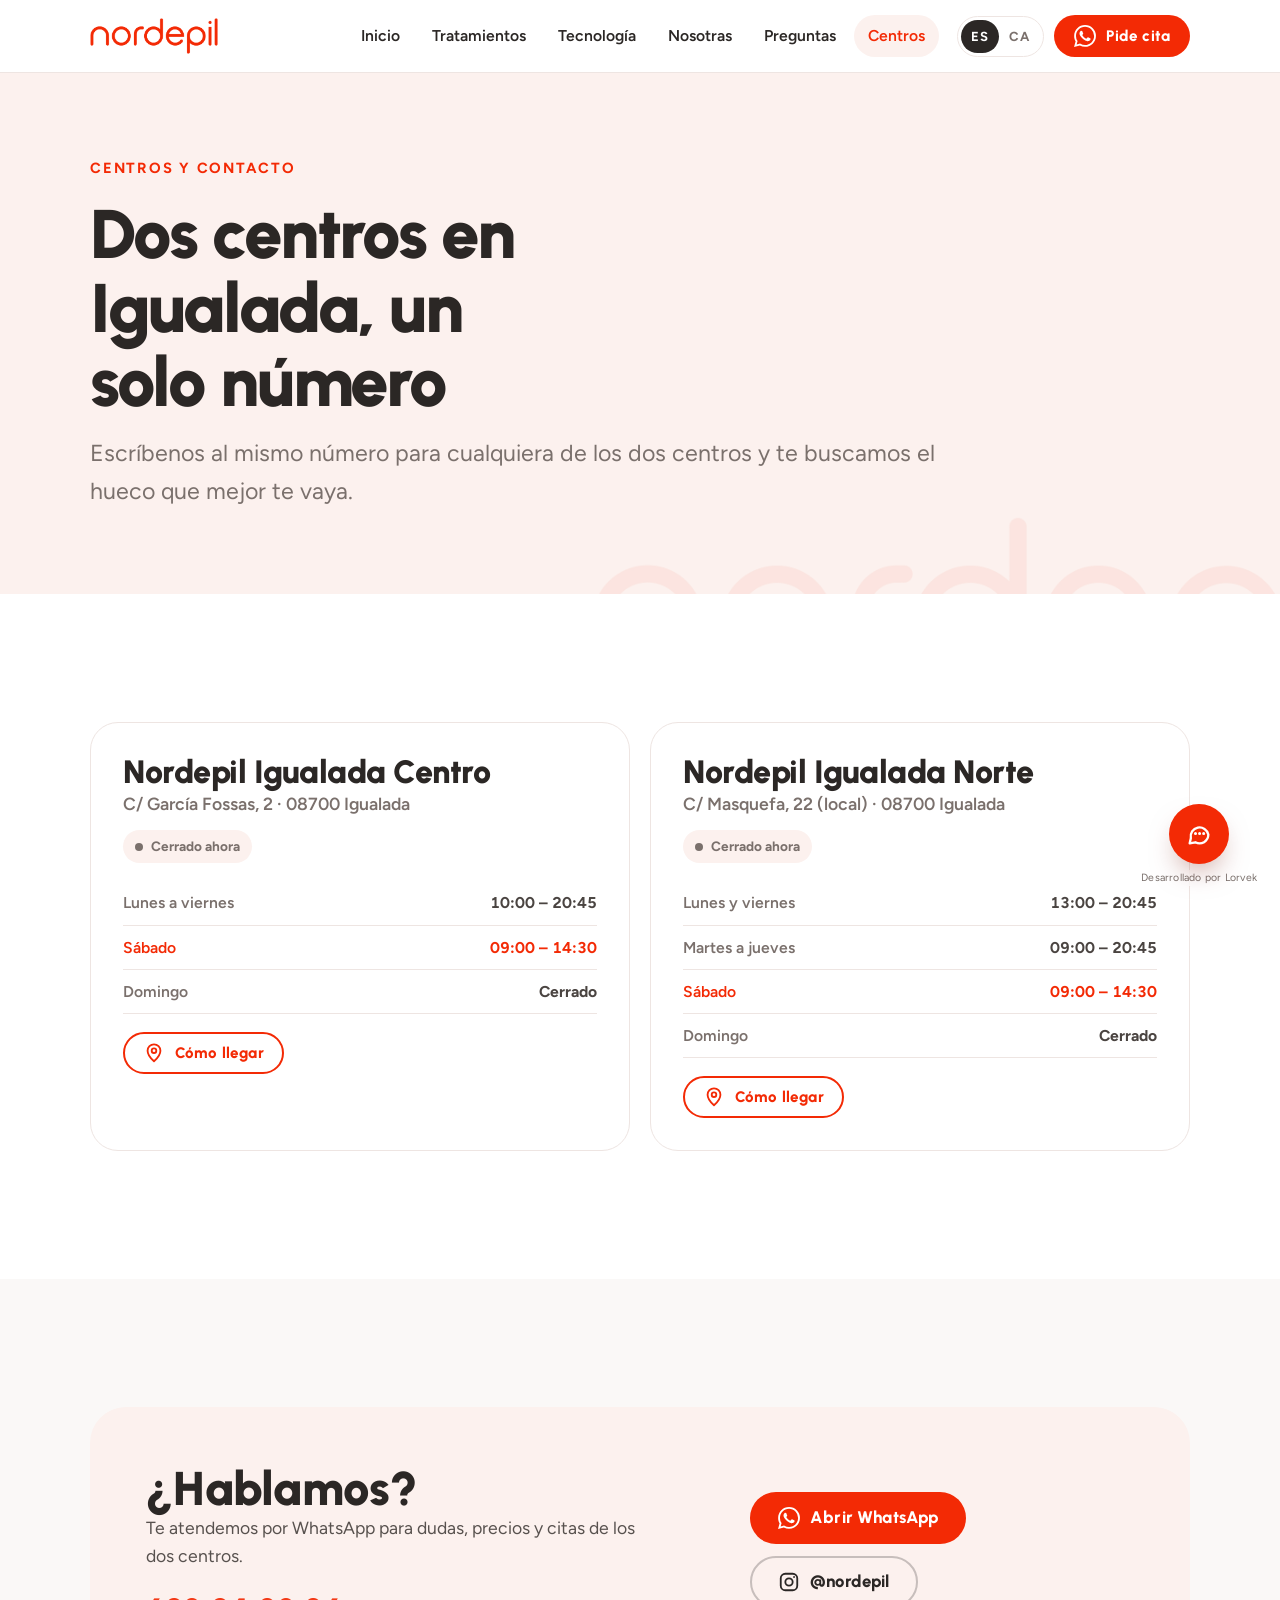
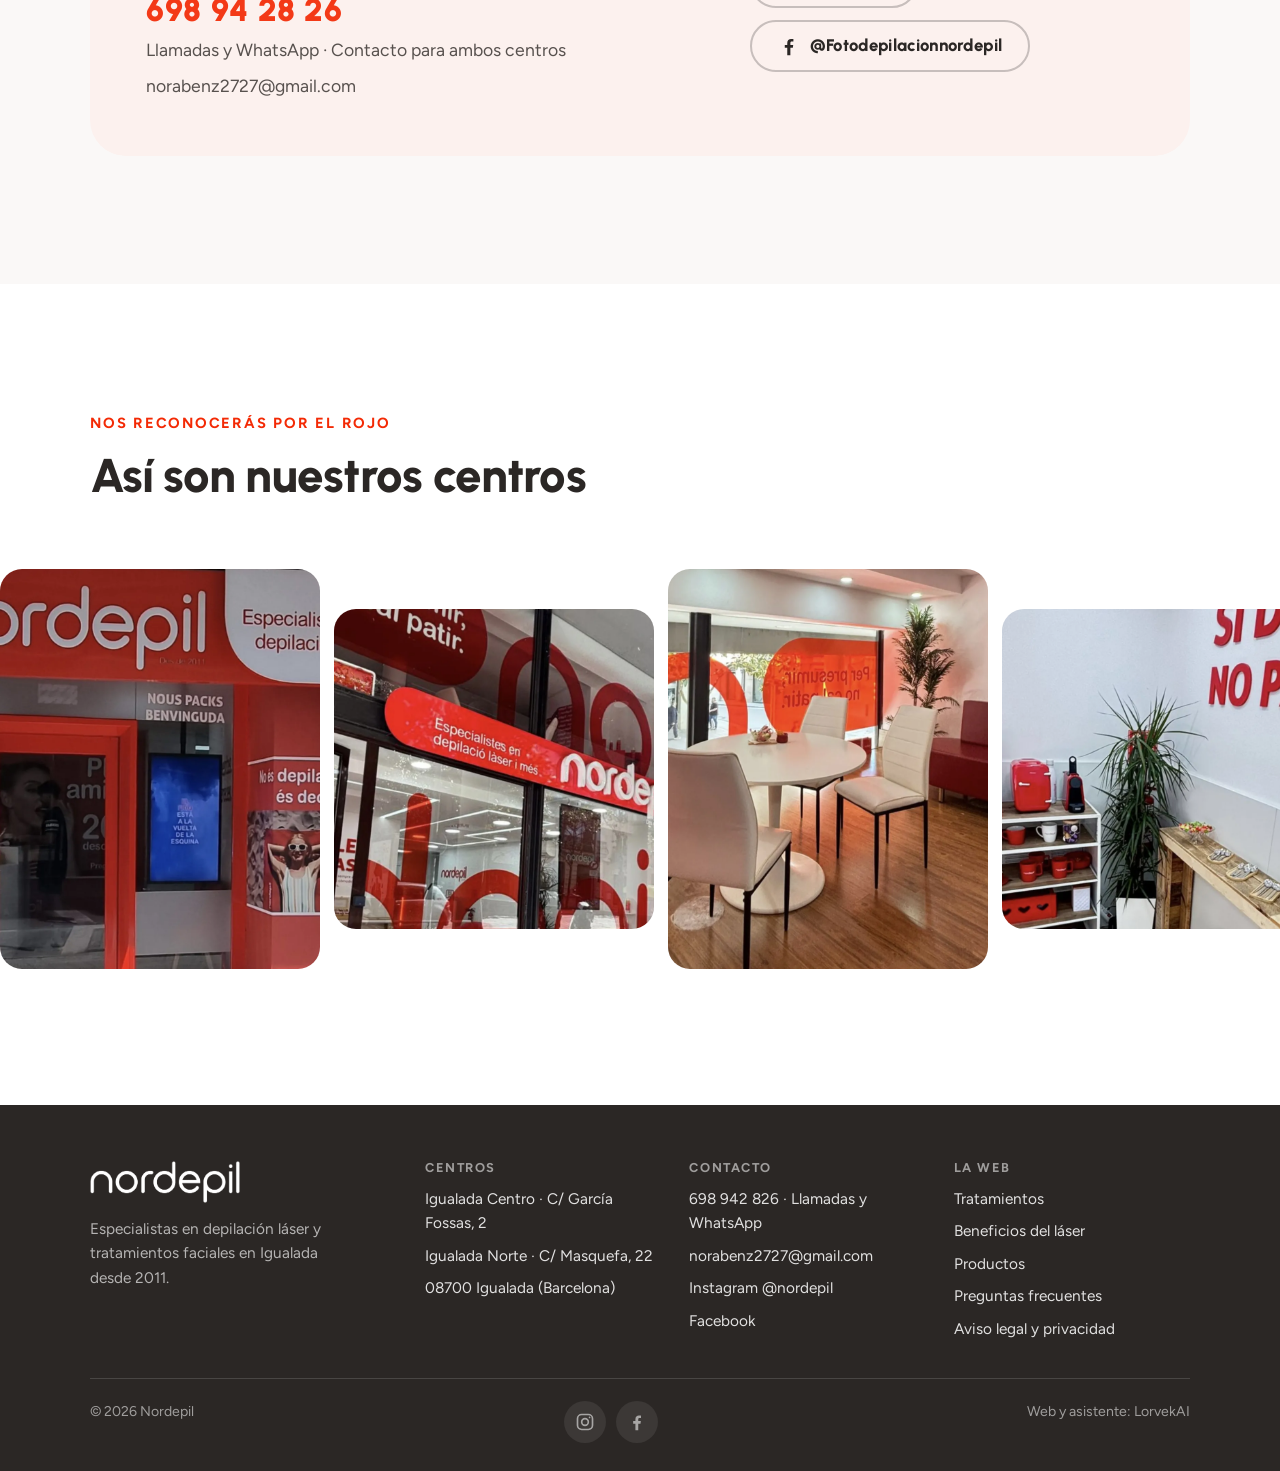
<file: original/centros.html>
<!doctype html>
<html lang="es" data-lang="es">
<head>
<meta charset="utf-8">
<meta name="robots" content="noindex, nofollow">
<meta name="viewport" content="width=device-width, initial-scale=1, viewport-fit=cover">
<title>Centros y contacto · Nordepil</title>
<meta name="title-es" content="Centros y contacto · Nordepil">
<meta name="title-ca" content="Centres i contacte · Nordepil">
<meta name="description" content="Nordepil tiene dos centros de depilación láser en Igualada: C/ García Fossas, 2 y C/ Masquefa, 22. Horarios y contacto por WhatsApp.">
<meta name="theme-color" content="#F32A05">
<link rel="canonical" href="https://depilacionlasernordepil.com/centros.html">
<meta property="og:type" content="website">
<meta property="og:site_name" content="Nordepil">
<meta property="og:title" content="Centros y contacto · Nordepil">
<meta property="og:description" content="Nordepil tiene dos centros de depilación láser en Igualada: C/ García Fossas, 2 y C/ Masquefa, 22. Horarios y contacto por WhatsApp.">
<meta property="og:image" content="https://depilacionlasernordepil.com/img/fachada-2.jpg">
<meta property="og:locale" content="es_ES">
<meta property="og:locale:alternate" content="ca_ES">
<link rel="icon" type="image/png" sizes="32x32" href="img/favicon-32.png">
<link rel="apple-touch-icon" href="img/apple-touch-icon.png">
<link rel="preconnect" href="https://fonts.googleapis.com">
<link rel="preconnect" href="https://fonts.gstatic.com" crossorigin>
<link rel="stylesheet" href="https://fonts.googleapis.com/css2?family=Figtree:ital,wght@0,400;0,500;0,600;0,700;1,400&family=Urbanist:wght@700;800;900&display=swap">
<link rel="stylesheet" href="css/styles.css">
</head>
<body>
<a class="skip" href="#main"><span lang="es">Saltar al contenido</span><span lang="ca">Anar al contingut</span></a>
<header class="site-header">
  <div class="wrap">
    <a class="brand" href="index.html" aria-label="Nordepil"><img src="img/logo-rojo.png" alt="Nordepil" width="1702" height="474"></a>
    <nav class="nav" id="nav" aria-label="Menú">
        <a href="index.html"><span lang="es">Inicio</span><span lang="ca">Inici</span></a>
        <a href="tratamientos.html"><span lang="es">Tratamientos</span><span lang="ca">Tractaments</span></a>
        <a href="tecnologia.html"><span lang="es">Tecnología</span><span lang="ca">Tecnologia</span></a>
        <a href="nosotras.html"><span lang="es">Nosotras</span><span lang="ca">Nosaltres</span></a>
        <a href="preguntas.html"><span lang="es">Preguntas</span><span lang="ca">Preguntes</span></a>
        <a href="centros.html" aria-current="page"><span lang="es">Centros</span><span lang="ca">Centres</span></a>
    </nav>
    <div class="header-tools">
      <div class="lang" role="group" aria-label="Idioma">
        <button type="button" data-set-lang="es" aria-pressed="true">ES</button>
        <button type="button" data-set-lang="ca" aria-pressed="false">CA</button>
      </div>
      <a class="btn btn--red btn--small header-cta" data-wa="cabecera" href="https://wa.me/34698942826"><svg viewBox="0 0 24 24" fill="currentColor" aria-hidden="true"><path d="M17.472 14.382c-.297-.149-1.758-.867-2.03-.967-.273-.099-.471-.148-.67.15-.197.297-.767.966-.94 1.164-.173.199-.347.223-.644.075-.297-.15-1.255-.463-2.39-1.475-.883-.788-1.48-1.761-1.653-2.059-.173-.297-.018-.458.13-.606.134-.133.298-.347.446-.52.149-.174.198-.298.298-.497.099-.198.05-.371-.025-.52-.075-.149-.669-1.612-.916-2.207-.242-.579-.487-.5-.669-.51-.173-.008-.371-.01-.57-.01-.198 0-.52.074-.792.372-.272.297-1.04 1.016-1.04 2.479 0 1.462 1.065 2.875 1.213 3.074.149.198 2.096 3.2 5.077 4.487.709.306 1.262.489 1.694.625.712.227 1.36.195 1.871.118.571-.085 1.758-.719 2.006-1.413.248-.694.248-1.289.173-1.413-.074-.124-.272-.198-.57-.347m-5.421 7.403h-.004a9.87 9.87 0 01-5.031-1.378l-.361-.214-3.741.982.998-3.648-.235-.374a9.86 9.86 0 01-1.51-5.26c.001-5.45 4.436-9.884 9.888-9.884 2.64 0 5.122 1.03 6.988 2.898a9.825 9.825 0 012.893 6.994c-.003 5.45-4.437 9.884-9.885 9.884m8.413-18.297A11.815 11.815 0 0012.05 0C5.495 0 .16 5.335.157 11.892c0 2.096.547 4.142 1.588 5.945L.057 24l6.305-1.654a11.882 11.882 0 005.683 1.448h.005c6.554 0 11.89-5.335 11.893-11.893a11.821 11.821 0 00-3.48-8.413z"/></svg><span lang="es">Pide cita</span><span lang="ca">Demana cita</span></a>
      <button class="menu-toggle" type="button" aria-expanded="false" aria-controls="nav" aria-label="Menú"><svg viewBox="0 0 24 24" fill="none" stroke="currentColor" stroke-width="2.4" stroke-linecap="round" aria-hidden="true"><path d="M4 7h16M4 12h16M4 17h16"/></svg></button>
    </div>
  </div>
</header>
<main id="main">
<section class="page-hero">
  <div class="wrap">
    <span class="eyebrow"><span lang="es">Centros y contacto</span><span lang="ca">Centres i contacte</span></span>
    <h1><span lang="es">Dos centros en Igualada, un solo número</span><span lang="ca">Dos centres a Igualada, un sol número</span></h1>
    <p class="lede" lang="es">Escríbenos al mismo número para cualquiera de los dos centros y te buscamos el hueco que mejor te vaya.</p>
    <p class="lede" lang="ca">Escriu-nos al mateix número per a qualsevol dels dos centres i et busquem l'hora que millor et vagi.</p>
  </div>
</section>

<section class="section">
  <div class="wrap">
    <div class="centers">
      <article class="center sr" id="garcia-fossas" data-hours='{"1":["10:00","20:45"],"2":["10:00","20:45"],"3":["10:00","20:45"],"4":["10:00","20:45"],"5":["10:00","20:45"],"6":["09:00","14:30"]}'>
        <div class="center-head">
          <div>
            <h3><span lang="es">Nordepil Igualada Centro</span><span lang="ca">Nordepil Igualada Centre</span></h3>
            <p class="addr">C/ García Fossas, 2 · 08700 Igualada</p>
          </div>
          <span class="status"><span data-open hidden><span lang="es">Abierto ahora</span><span lang="ca">Obert ara</span></span><span data-closed><span lang="es">Cerrado ahora</span><span lang="ca">Tancat ara</span></span></span>
        </div>
        <table class="hours">
          <tr data-days="1,2,3,4,5"><th><span lang="es">Lunes a viernes</span><span lang="ca">Dilluns a divendres</span></th><td>10:00 – 20:45</td></tr>
          <tr data-days="6"><th><span lang="es">Sábado</span><span lang="ca">Dissabte</span></th><td>09:00 – 14:30</td></tr>
          <tr data-days="0"><th><span lang="es">Domingo</span><span lang="ca">Diumenge</span></th><td><span lang="es">Cerrado</span><span lang="ca">Tancat</span></td></tr>
        </table>
        <div class="btn-row"><a class="btn btn--ghost btn--small" style="color:var(--red)" href="https://maps.app.goo.gl/pbsCTVRweEdySJ5d9" target="_blank" rel="noopener"><svg viewBox="0 0 24 24" fill="none" stroke="currentColor" stroke-width="2" stroke-linecap="round" stroke-linejoin="round" aria-hidden="true"><path d="M12 21s7-6.1 7-11.5A7 7 0 0 0 5 9.5C5 14.9 12 21 12 21z"/><circle cx="12" cy="9.5" r="2.5"/></svg><span lang="es">Cómo llegar</span><span lang="ca">Com arribar-hi</span></a></div>
      </article>
      <article class="center sr" id="masquefa" data-hours='{"1":["13:00","20:45"],"2":["09:00","20:45"],"3":["09:00","20:45"],"4":["09:00","20:45"],"5":["13:00","20:45"],"6":["09:00","14:30"]}'>
        <div class="center-head">
          <div>
            <h3><span lang="es">Nordepil Igualada Norte</span><span lang="ca">Nordepil Igualada Nord</span></h3>
            <p class="addr">C/ Masquefa, 22 (local) · 08700 Igualada</p>
          </div>
          <span class="status"><span data-open hidden><span lang="es">Abierto ahora</span><span lang="ca">Obert ara</span></span><span data-closed><span lang="es">Cerrado ahora</span><span lang="ca">Tancat ara</span></span></span>
        </div>
        <table class="hours">
          <tr data-days="1,5"><th><span lang="es">Lunes y viernes</span><span lang="ca">Dilluns i divendres</span></th><td>13:00 – 20:45</td></tr>
          <tr data-days="2,3,4"><th><span lang="es">Martes a jueves</span><span lang="ca">Dimarts a dijous</span></th><td>09:00 – 20:45</td></tr>
          <tr data-days="6"><th><span lang="es">Sábado</span><span lang="ca">Dissabte</span></th><td>09:00 – 14:30</td></tr>
          <tr data-days="0"><th><span lang="es">Domingo</span><span lang="ca">Diumenge</span></th><td><span lang="es">Cerrado</span><span lang="ca">Tancat</span></td></tr>
        </table>
        <div class="btn-row"><a class="btn btn--ghost btn--small" style="color:var(--red)" href="https://maps.app.goo.gl/kjWtw3zHL14nPXCo9" target="_blank" rel="noopener"><svg viewBox="0 0 24 24" fill="none" stroke="currentColor" stroke-width="2" stroke-linecap="round" stroke-linejoin="round" aria-hidden="true"><path d="M12 21s7-6.1 7-11.5A7 7 0 0 0 5 9.5C5 14.9 12 21 12 21z"/><circle cx="12" cy="9.5" r="2.5"/></svg><span lang="es">Cómo llegar</span><span lang="ca">Com arribar-hi</span></a></div>
      </article>
    </div>
  </div>
</section>

<section class="section section--blush">
  <div class="wrap">
    <div class="contact-band">
      <div>
        <h2><span lang="es">¿Hablamos?</span><span lang="ca">Parlem?</span></h2>
        <p lang="es">Te atendemos por WhatsApp para dudas, precios y citas de los dos centros.</p>
        <p lang="ca">T'atenem per WhatsApp per a dubtes, preus i cites dels dos centres.</p>
        <p class="phone" style="margin-top:14px">698 94 28 26</p>
        <p><span lang="es">Llamadas y WhatsApp · Contacto para ambos centros</span><span lang="ca">Trucades i WhatsApp · Contacte per als dos centres</span></p>
        <p style="margin-top:8px;user-select:all">norabenz2727@gmail.com</p>
      </div>
      <div class="actions">
        <a class="btn btn--white" data-wa="centros-contacto" href="https://wa.me/34698942826"><svg viewBox="0 0 24 24" fill="currentColor" aria-hidden="true"><path d="M17.472 14.382c-.297-.149-1.758-.867-2.03-.967-.273-.099-.471-.148-.67.15-.197.297-.767.966-.94 1.164-.173.199-.347.223-.644.075-.297-.15-1.255-.463-2.39-1.475-.883-.788-1.48-1.761-1.653-2.059-.173-.297-.018-.458.13-.606.134-.133.298-.347.446-.52.149-.174.198-.298.298-.497.099-.198.05-.371-.025-.52-.075-.149-.669-1.612-.916-2.207-.242-.579-.487-.5-.669-.51-.173-.008-.371-.01-.57-.01-.198 0-.52.074-.792.372-.272.297-1.04 1.016-1.04 2.479 0 1.462 1.065 2.875 1.213 3.074.149.198 2.096 3.2 5.077 4.487.709.306 1.262.489 1.694.625.712.227 1.36.195 1.871.118.571-.085 1.758-.719 2.006-1.413.248-.694.248-1.289.173-1.413-.074-.124-.272-.198-.57-.347m-5.421 7.403h-.004a9.87 9.87 0 01-5.031-1.378l-.361-.214-3.741.982.998-3.648-.235-.374a9.86 9.86 0 01-1.51-5.26c.001-5.45 4.436-9.884 9.888-9.884 2.64 0 5.122 1.03 6.988 2.898a9.825 9.825 0 012.893 6.994c-.003 5.45-4.437 9.884-9.885 9.884m8.413-18.297A11.815 11.815 0 0012.05 0C5.495 0 .16 5.335.157 11.892c0 2.096.547 4.142 1.588 5.945L.057 24l6.305-1.654a11.882 11.882 0 005.683 1.448h.005c6.554 0 11.89-5.335 11.893-11.893a11.821 11.821 0 00-3.48-8.413z"/></svg><span lang="es">Abrir WhatsApp</span><span lang="ca">Obrir WhatsApp</span></a>
        <a class="btn btn--ghost" href="https://www.instagram.com/nordepil" target="_blank" rel="noopener"><svg viewBox="0 0 24 24" fill="none" stroke="currentColor" stroke-width="2" aria-hidden="true"><rect x="3" y="3" width="18" height="18" rx="5"/><circle cx="12" cy="12" r="4"/><circle cx="17.5" cy="6.5" r="1" fill="currentColor" stroke="none"/></svg>@nordepil</a>
        <a class="btn btn--ghost" href="https://www.facebook.com/Fotodepilacionnordepil" target="_blank" rel="noopener"><svg viewBox="0 0 24 24" fill="currentColor" aria-hidden="true"><path d="M13.5 22v-8h2.7l.4-3.2h-3.1V8.8c0-.9.3-1.6 1.6-1.6h1.7V4.4c-.3 0-1.3-.1-2.5-.1-2.5 0-4.2 1.5-4.2 4.3v2.3H7.4V14h2.7v8h3.4z"/></svg>@Fotodepilacionnordepil</a>
      </div>
    </div>
  </div>
</section>

<section class="section">
  <div class="wrap">
    <div class="section-head sr">
      <span class="eyebrow"><span lang="es">Nos reconocerás por el rojo</span><span lang="ca">Ens reconeixeràs pel vermell</span></span>
      <h2><span lang="es">Así son nuestros centros</span><span lang="ca">Així són els nostres centres</span></h2>
    </div>
    </div>
  <div class="photo-marquee">
    <div class="photo-track" data-marquee><div class="photo-group"><picture><source srcset="img/fachada-2.webp" type="image/webp"><img src="img/fachada-2.jpg" alt="" loading="lazy"></picture><picture><source srcset="img/fachada-1.webp" type="image/webp"><img src="img/fachada-1.jpg" alt="" loading="lazy"></picture><picture><source srcset="img/interior.webp" type="image/webp"><img src="img/interior.jpg" alt="" loading="lazy"></picture><picture><source srcset="img/sala-espera.webp" type="image/webp"><img src="img/sala-espera.jpg" alt="" loading="lazy"></picture><picture><source srcset="img/recepcion.webp" type="image/webp"><img src="img/recepcion.jpg" alt="" loading="lazy"></picture><picture><source srcset="img/equipo-plan-amigo.webp" type="image/webp"><img src="img/equipo-plan-amigo.jpg" alt="" loading="lazy"></picture><picture><source srcset="img/cabina.webp" type="image/webp"><img src="img/cabina.jpg" alt="" loading="lazy"></picture></div></div>
  </div>
  <div class="wrap">
  </div>
</section>
</main>
<footer class="site-footer">
  <div class="wrap">
    <div class="footer-grid">
      <div class="footer-logo">
        <img src="img/logo-blanco.png" alt="Nordepil" width="1702" height="474" loading="lazy">
        <p lang="es">Especialistas en depilación láser y tratamientos faciales en Igualada desde 2011.</p>
        <p lang="ca">Especialistes en depilació làser i tractaments facials a Igualada des de 2011.</p>
      </div>
      <div>
        <h4><span lang="es">Centros</span><span lang="ca">Centres</span></h4>
        <ul>
          <li><a href="centros.html#garcia-fossas"><span lang="es">Igualada Centro</span><span lang="ca">Igualada Centre</span> · C/ García Fossas, 2</a></li>
          <li><a href="centros.html#masquefa"><span lang="es">Igualada Norte</span><span lang="ca">Igualada Nord</span> · C/ Masquefa, 22</a></li>
          <li>08700 Igualada (Barcelona)</li>
        </ul>
      </div>
      <div>
        <h4><span lang="es">Contacto</span><span lang="ca">Contacte</span></h4>
        <ul>
          <li><a data-wa="pie" href="https://wa.me/34698942826">698 942 826 · <span lang="es">Llamadas y WhatsApp</span><span lang="ca">Trucades i WhatsApp</span></a></li>
          <li><a href="mailto:norabenz2727@gmail.com">norabenz2727@gmail.com</a></li>
          <li><a href="https://www.instagram.com/nordepil" target="_blank" rel="noopener">Instagram @nordepil</a></li>
          <li><a href="https://www.facebook.com/Fotodepilacionnordepil" target="_blank" rel="noopener">Facebook</a></li>
        </ul>
      </div>
      <div>
        <h4><span lang="es">La web</span><span lang="ca">El web</span></h4>
        <ul>
          <li><a href="tratamientos.html"><span lang="es">Tratamientos</span><span lang="ca">Tractaments</span></a></li>
          <li><a href="tecnologia.html#beneficios"><span lang="es">Beneficios del láser</span><span lang="ca">Beneficis del làser</span></a></li>
          <li><a href="tratamientos.html#productos"><span lang="es">Productos</span><span lang="ca">Productes</span></a></li>
          <li><a href="preguntas.html"><span lang="es">Preguntas frecuentes</span><span lang="ca">Preguntes freqüents</span></a></li>
          <li><a href="legal.html"><span lang="es">Aviso legal y privacidad</span><span lang="ca">Avís legal i privacitat</span></a></li>
        </ul>
      </div>
    </div>
    <div class="footer-bottom">
      <span>© <span data-year>2026</span> Nordepil</span>
      <div class="socials">
        <a href="https://www.instagram.com/nordepil" target="_blank" rel="noopener" aria-label="Instagram"><svg viewBox="0 0 24 24" fill="none" stroke="currentColor" stroke-width="2" aria-hidden="true"><rect x="3" y="3" width="18" height="18" rx="5"/><circle cx="12" cy="12" r="4"/><circle cx="17.5" cy="6.5" r="1" fill="currentColor" stroke="none"/></svg></a>
        <a href="https://www.facebook.com/Fotodepilacionnordepil" target="_blank" rel="noopener" aria-label="Facebook"><svg viewBox="0 0 24 24" fill="currentColor" aria-hidden="true"><path d="M13.5 22v-8h2.7l.4-3.2h-3.1V8.8c0-.9.3-1.6 1.6-1.6h1.7V4.4c-.3 0-1.3-.1-2.5-.1-2.5 0-4.2 1.5-4.2 4.3v2.3H7.4V14h2.7v8h3.4z"/></svg></a>
      </div>
      <a href="https://lorvekai.github.io/lorvekai-web/" target="_blank" rel="noopener"><span lang="es">Web y asistente: LorvekAI</span><span lang="ca">Web i assistent: LorvekAI</span></a>
    </div>
  </div>
</footer>
<script src="js/config.js"></script>
<script src="js/main.js"></script>
<script src="js/agent.js"></script>
</body>
</html>
</file>
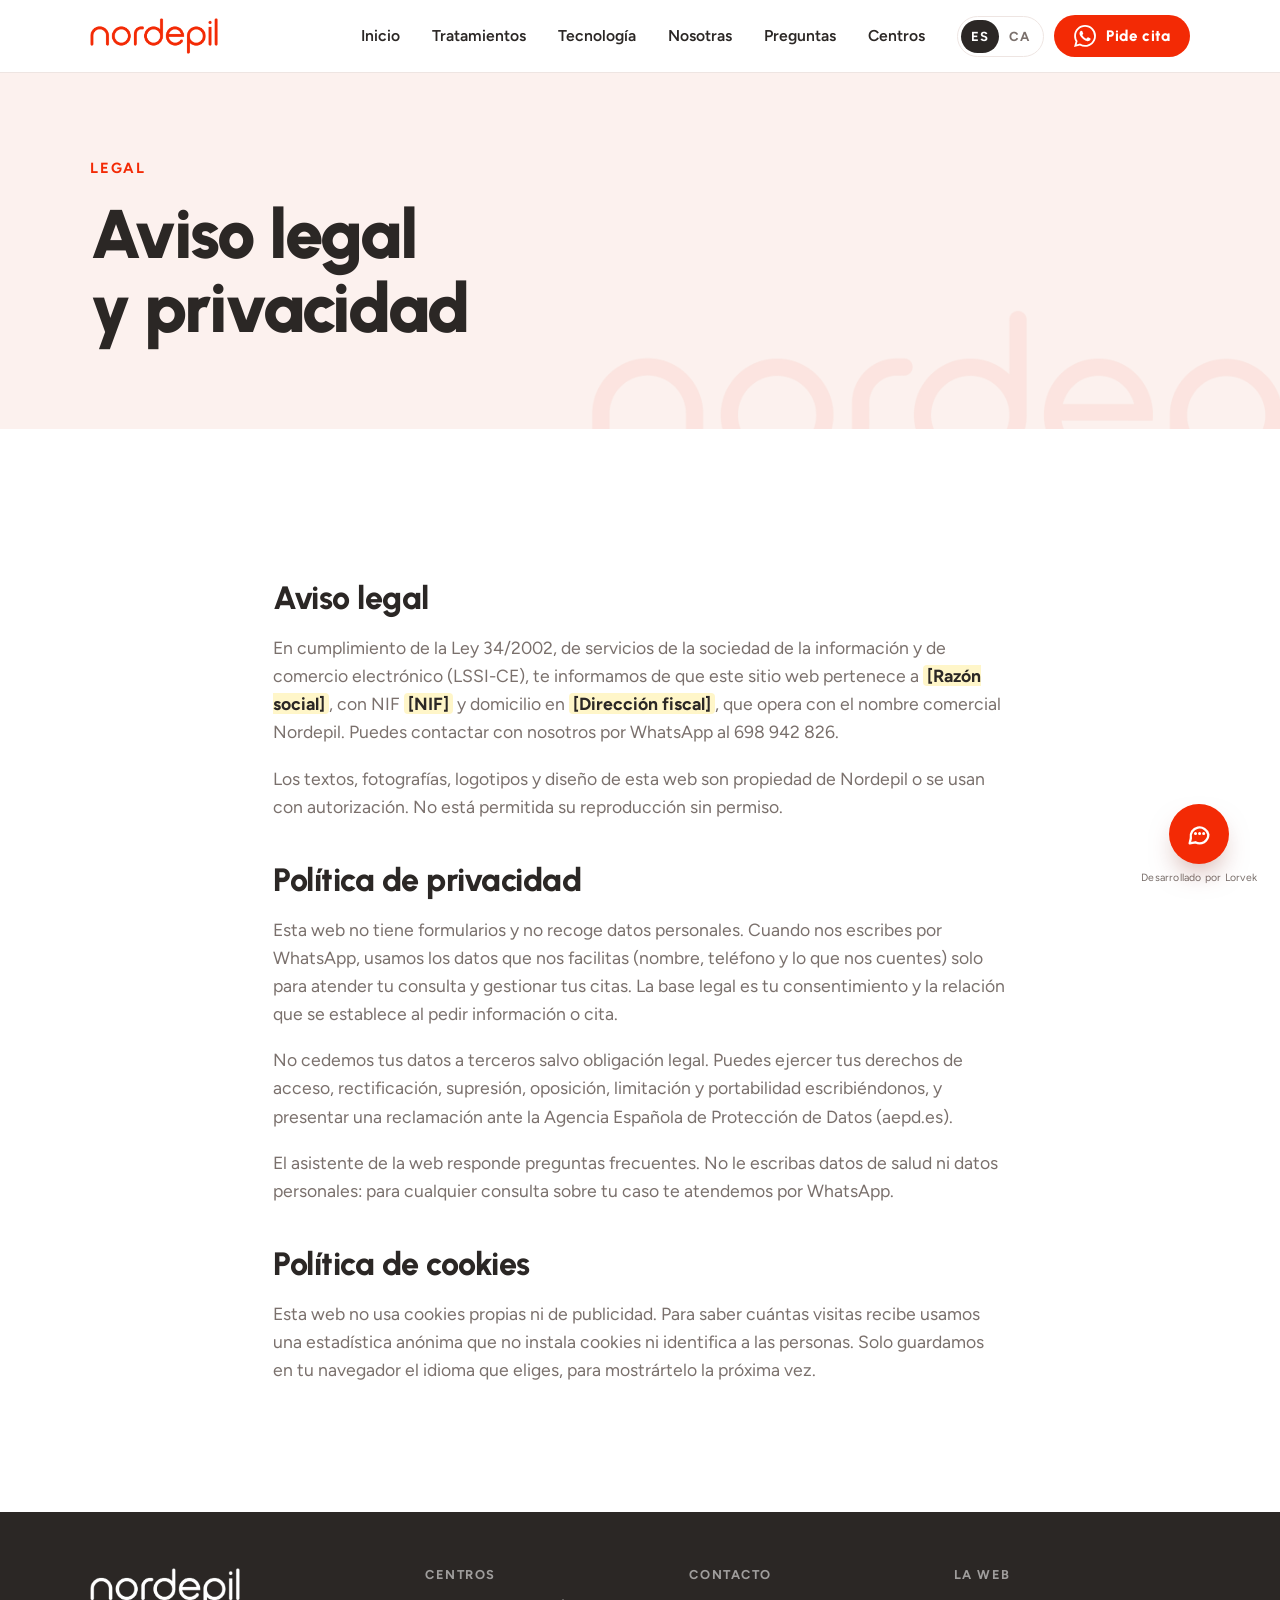
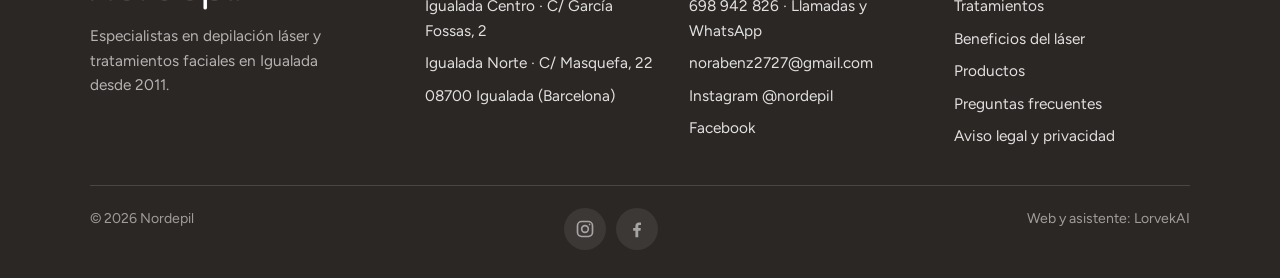
<file: original/legal.html>
<!doctype html>
<html lang="es" data-lang="es">
<head>
<meta charset="utf-8">
<meta name="viewport" content="width=device-width, initial-scale=1, viewport-fit=cover">
<title>Aviso legal y privacidad · Nordepil</title>
<meta name="title-es" content="Aviso legal y privacidad · Nordepil">
<meta name="title-ca" content="Avís legal i privacitat · Nordepil">
<meta name="description" content="Aviso legal, política de privacidad y política de cookies de Nordepil.">
<meta name="theme-color" content="#F32A05">
<link rel="canonical" href="https://depilacionlasernordepil.com/legal.html">
<meta property="og:type" content="website">
<meta property="og:site_name" content="Nordepil">
<meta property="og:title" content="Aviso legal y privacidad · Nordepil">
<meta property="og:description" content="Aviso legal, política de privacidad y política de cookies de Nordepil.">
<meta property="og:image" content="https://depilacionlasernordepil.com/img/equipo-plan-amigo.jpg">
<meta property="og:locale" content="es_ES">
<meta property="og:locale:alternate" content="ca_ES">
<link rel="icon" type="image/png" sizes="32x32" href="img/favicon-32.png">
<link rel="apple-touch-icon" href="img/apple-touch-icon.png">
<link rel="preconnect" href="https://fonts.googleapis.com">
<link rel="preconnect" href="https://fonts.gstatic.com" crossorigin>
<link rel="stylesheet" href="https://fonts.googleapis.com/css2?family=Figtree:ital,wght@0,400;0,500;0,600;0,700;1,400&family=Urbanist:wght@700;800;900&display=swap">
<link rel="stylesheet" href="css/styles.css">
<meta name="robots" content="noindex">
</head>
<body>
<a class="skip" href="#main"><span lang="es">Saltar al contenido</span><span lang="ca">Anar al contingut</span></a>
<header class="site-header">
  <div class="wrap">
    <a class="brand" href="index.html" aria-label="Nordepil"><img src="img/logo-rojo.png" alt="Nordepil" width="1702" height="474"></a>
    <nav class="nav" id="nav" aria-label="Menú">
        <a href="index.html"><span lang="es">Inicio</span><span lang="ca">Inici</span></a>
        <a href="tratamientos.html"><span lang="es">Tratamientos</span><span lang="ca">Tractaments</span></a>
        <a href="tecnologia.html"><span lang="es">Tecnología</span><span lang="ca">Tecnologia</span></a>
        <a href="nosotras.html"><span lang="es">Nosotras</span><span lang="ca">Nosaltres</span></a>
        <a href="preguntas.html"><span lang="es">Preguntas</span><span lang="ca">Preguntes</span></a>
        <a href="centros.html"><span lang="es">Centros</span><span lang="ca">Centres</span></a>
    </nav>
    <div class="header-tools">
      <div class="lang" role="group" aria-label="Idioma">
        <button type="button" data-set-lang="es" aria-pressed="true">ES</button>
        <button type="button" data-set-lang="ca" aria-pressed="false">CA</button>
      </div>
      <a class="btn btn--red btn--small header-cta" data-wa="cabecera" href="https://wa.me/34698942826"><svg viewBox="0 0 24 24" fill="currentColor" aria-hidden="true"><path d="M17.472 14.382c-.297-.149-1.758-.867-2.03-.967-.273-.099-.471-.148-.67.15-.197.297-.767.966-.94 1.164-.173.199-.347.223-.644.075-.297-.15-1.255-.463-2.39-1.475-.883-.788-1.48-1.761-1.653-2.059-.173-.297-.018-.458.13-.606.134-.133.298-.347.446-.52.149-.174.198-.298.298-.497.099-.198.05-.371-.025-.52-.075-.149-.669-1.612-.916-2.207-.242-.579-.487-.5-.669-.51-.173-.008-.371-.01-.57-.01-.198 0-.52.074-.792.372-.272.297-1.04 1.016-1.04 2.479 0 1.462 1.065 2.875 1.213 3.074.149.198 2.096 3.2 5.077 4.487.709.306 1.262.489 1.694.625.712.227 1.36.195 1.871.118.571-.085 1.758-.719 2.006-1.413.248-.694.248-1.289.173-1.413-.074-.124-.272-.198-.57-.347m-5.421 7.403h-.004a9.87 9.87 0 01-5.031-1.378l-.361-.214-3.741.982.998-3.648-.235-.374a9.86 9.86 0 01-1.51-5.26c.001-5.45 4.436-9.884 9.888-9.884 2.64 0 5.122 1.03 6.988 2.898a9.825 9.825 0 012.893 6.994c-.003 5.45-4.437 9.884-9.885 9.884m8.413-18.297A11.815 11.815 0 0012.05 0C5.495 0 .16 5.335.157 11.892c0 2.096.547 4.142 1.588 5.945L.057 24l6.305-1.654a11.882 11.882 0 005.683 1.448h.005c6.554 0 11.89-5.335 11.893-11.893a11.821 11.821 0 00-3.48-8.413z"/></svg><span lang="es">Pide cita</span><span lang="ca">Demana cita</span></a>
      <button class="menu-toggle" type="button" aria-expanded="false" aria-controls="nav" aria-label="Menú"><svg viewBox="0 0 24 24" fill="none" stroke="currentColor" stroke-width="2.4" stroke-linecap="round" aria-hidden="true"><path d="M4 7h16M4 12h16M4 17h16"/></svg></button>
    </div>
  </div>
</header>
<main id="main">
<section class="page-hero">
  <div class="wrap">
    <span class="eyebrow">Legal</span>
    <h1><span lang="es">Aviso legal y privacidad</span><span lang="ca">Avís legal i privacitat</span></h1>
  </div>
</section>

<section class="section">
  <div class="wrap legal">
    <!-- Pendiente: completar los campos marcados en amarillo con los datos fiscales de la clínica. -->
    <h2 id="aviso-legal"><span lang="es">Aviso legal</span><span lang="ca">Avís legal</span></h2>
    <p lang="es">En cumplimiento de la Ley 34/2002, de servicios de la sociedad de la información y de comercio electrónico (LSSI-CE), te informamos de que este sitio web pertenece a <span class="fill">[Razón social]</span>, con NIF <span class="fill">[NIF]</span> y domicilio en <span class="fill">[Dirección fiscal]</span>, que opera con el nombre comercial Nordepil. Puedes contactar con nosotros por WhatsApp al 698 942 826.</p>
    <p lang="ca">En compliment de la Llei 34/2002, de serveis de la societat de la informació i de comerç electrònic (LSSI-CE), t'informem que aquest lloc web pertany a <span class="fill">[Raó social]</span>, amb NIF <span class="fill">[NIF]</span> i domicili a <span class="fill">[Adreça fiscal]</span>, que opera amb el nom comercial Nordepil. Pots contactar amb nosaltres per WhatsApp al 698 942 826.</p>
    <p lang="es">Los textos, fotografías, logotipos y diseño de esta web son propiedad de Nordepil o se usan con autorización. No está permitida su reproducción sin permiso.</p>
    <p lang="ca">Els textos, fotografies, logotips i disseny d'aquest web són propietat de Nordepil o s'utilitzen amb autorització. No se'n permet la reproducció sense permís.</p>

    <h2 id="privacidad"><span lang="es">Política de privacidad</span><span lang="ca">Política de privacitat</span></h2>
    <p lang="es">Esta web no tiene formularios y no recoge datos personales. Cuando nos escribes por WhatsApp, usamos los datos que nos facilitas (nombre, teléfono y lo que nos cuentes) solo para atender tu consulta y gestionar tus citas. La base legal es tu consentimiento y la relación que se establece al pedir información o cita.</p>
    <p lang="ca">Aquest web no té formularis i no recull dades personals. Quan ens escrius per WhatsApp, fem servir les dades que ens facilites (nom, telèfon i el que ens expliquis) només per atendre la teva consulta i gestionar les teves cites. La base legal és el teu consentiment i la relació que s'estableix en demanar informació o cita.</p>
    <p lang="es">No cedemos tus datos a terceros salvo obligación legal. Puedes ejercer tus derechos de acceso, rectificación, supresión, oposición, limitación y portabilidad escribiéndonos, y presentar una reclamación ante la Agencia Española de Protección de Datos (aepd.es).</p>
    <p lang="ca">No cedim les teves dades a tercers excepte per obligació legal. Pots exercir els teus drets d'accés, rectificació, supressió, oposició, limitació i portabilitat escrivint-nos, i presentar una reclamació davant l'Agència Espanyola de Protecció de Dades (aepd.es).</p>
    <p lang="es">El asistente de la web responde preguntas frecuentes. No le escribas datos de salud ni datos personales: para cualquier consulta sobre tu caso te atendemos por WhatsApp.</p>
    <p lang="ca">L'assistent del web respon preguntes freqüents. No hi escriguis dades de salut ni dades personals: per a qualsevol consulta sobre el teu cas t'atenem per WhatsApp.</p>

    <h2 id="cookies"><span lang="es">Política de cookies</span><span lang="ca">Política de galetes</span></h2>
    <p lang="es">Esta web no usa cookies propias ni de publicidad. Para saber cuántas visitas recibe usamos una estadística anónima que no instala cookies ni identifica a las personas. Solo guardamos en tu navegador el idioma que eliges, para mostrártelo la próxima vez.</p>
    <p lang="ca">Aquest web no fa servir galetes pròpies ni de publicitat. Per saber quantes visites rep fem servir una estadística anònima que no instal·la galetes ni identifica les persones. Només desem al teu navegador l'idioma que tries, per mostrar-te'l la propera vegada.</p>
  </div>
</section>
</main>
<footer class="site-footer">
  <div class="wrap">
    <div class="footer-grid">
      <div class="footer-logo">
        <img src="img/logo-blanco.png" alt="Nordepil" width="1702" height="474" loading="lazy">
        <p lang="es">Especialistas en depilación láser y tratamientos faciales en Igualada desde 2011.</p>
        <p lang="ca">Especialistes en depilació làser i tractaments facials a Igualada des de 2011.</p>
      </div>
      <div>
        <h4><span lang="es">Centros</span><span lang="ca">Centres</span></h4>
        <ul>
          <li><a href="centros.html#garcia-fossas"><span lang="es">Igualada Centro</span><span lang="ca">Igualada Centre</span> · C/ García Fossas, 2</a></li>
          <li><a href="centros.html#masquefa"><span lang="es">Igualada Norte</span><span lang="ca">Igualada Nord</span> · C/ Masquefa, 22</a></li>
          <li>08700 Igualada (Barcelona)</li>
        </ul>
      </div>
      <div>
        <h4><span lang="es">Contacto</span><span lang="ca">Contacte</span></h4>
        <ul>
          <li><a data-wa="pie" href="https://wa.me/34698942826">698 942 826 · <span lang="es">Llamadas y WhatsApp</span><span lang="ca">Trucades i WhatsApp</span></a></li>
          <li><a href="mailto:norabenz2727@gmail.com">norabenz2727@gmail.com</a></li>
          <li><a href="https://www.instagram.com/nordepil" target="_blank" rel="noopener">Instagram @nordepil</a></li>
          <li><a href="https://www.facebook.com/Fotodepilacionnordepil" target="_blank" rel="noopener">Facebook</a></li>
        </ul>
      </div>
      <div>
        <h4><span lang="es">La web</span><span lang="ca">El web</span></h4>
        <ul>
          <li><a href="tratamientos.html"><span lang="es">Tratamientos</span><span lang="ca">Tractaments</span></a></li>
          <li><a href="tecnologia.html#beneficios"><span lang="es">Beneficios del láser</span><span lang="ca">Beneficis del làser</span></a></li>
          <li><a href="tratamientos.html#productos"><span lang="es">Productos</span><span lang="ca">Productes</span></a></li>
          <li><a href="preguntas.html"><span lang="es">Preguntas frecuentes</span><span lang="ca">Preguntes freqüents</span></a></li>
          <li><a href="legal.html"><span lang="es">Aviso legal y privacidad</span><span lang="ca">Avís legal i privacitat</span></a></li>
        </ul>
      </div>
    </div>
    <div class="footer-bottom">
      <span>© <span data-year>2026</span> Nordepil</span>
      <div class="socials">
        <a href="https://www.instagram.com/nordepil" target="_blank" rel="noopener" aria-label="Instagram"><svg viewBox="0 0 24 24" fill="none" stroke="currentColor" stroke-width="2" aria-hidden="true"><rect x="3" y="3" width="18" height="18" rx="5"/><circle cx="12" cy="12" r="4"/><circle cx="17.5" cy="6.5" r="1" fill="currentColor" stroke="none"/></svg></a>
        <a href="https://www.facebook.com/Fotodepilacionnordepil" target="_blank" rel="noopener" aria-label="Facebook"><svg viewBox="0 0 24 24" fill="currentColor" aria-hidden="true"><path d="M13.5 22v-8h2.7l.4-3.2h-3.1V8.8c0-.9.3-1.6 1.6-1.6h1.7V4.4c-.3 0-1.3-.1-2.5-.1-2.5 0-4.2 1.5-4.2 4.3v2.3H7.4V14h2.7v8h3.4z"/></svg></a>
      </div>
      <a href="https://lorvekai.github.io/lorvekai-web/" target="_blank" rel="noopener"><span lang="es">Web y asistente: LorvekAI</span><span lang="ca">Web i assistent: LorvekAI</span></a>
    </div>
  </div>
</footer>
<script src="js/config.js"></script>
<script src="js/main.js"></script>
<script src="js/agent.js"></script>
</body>
</html>
</file>
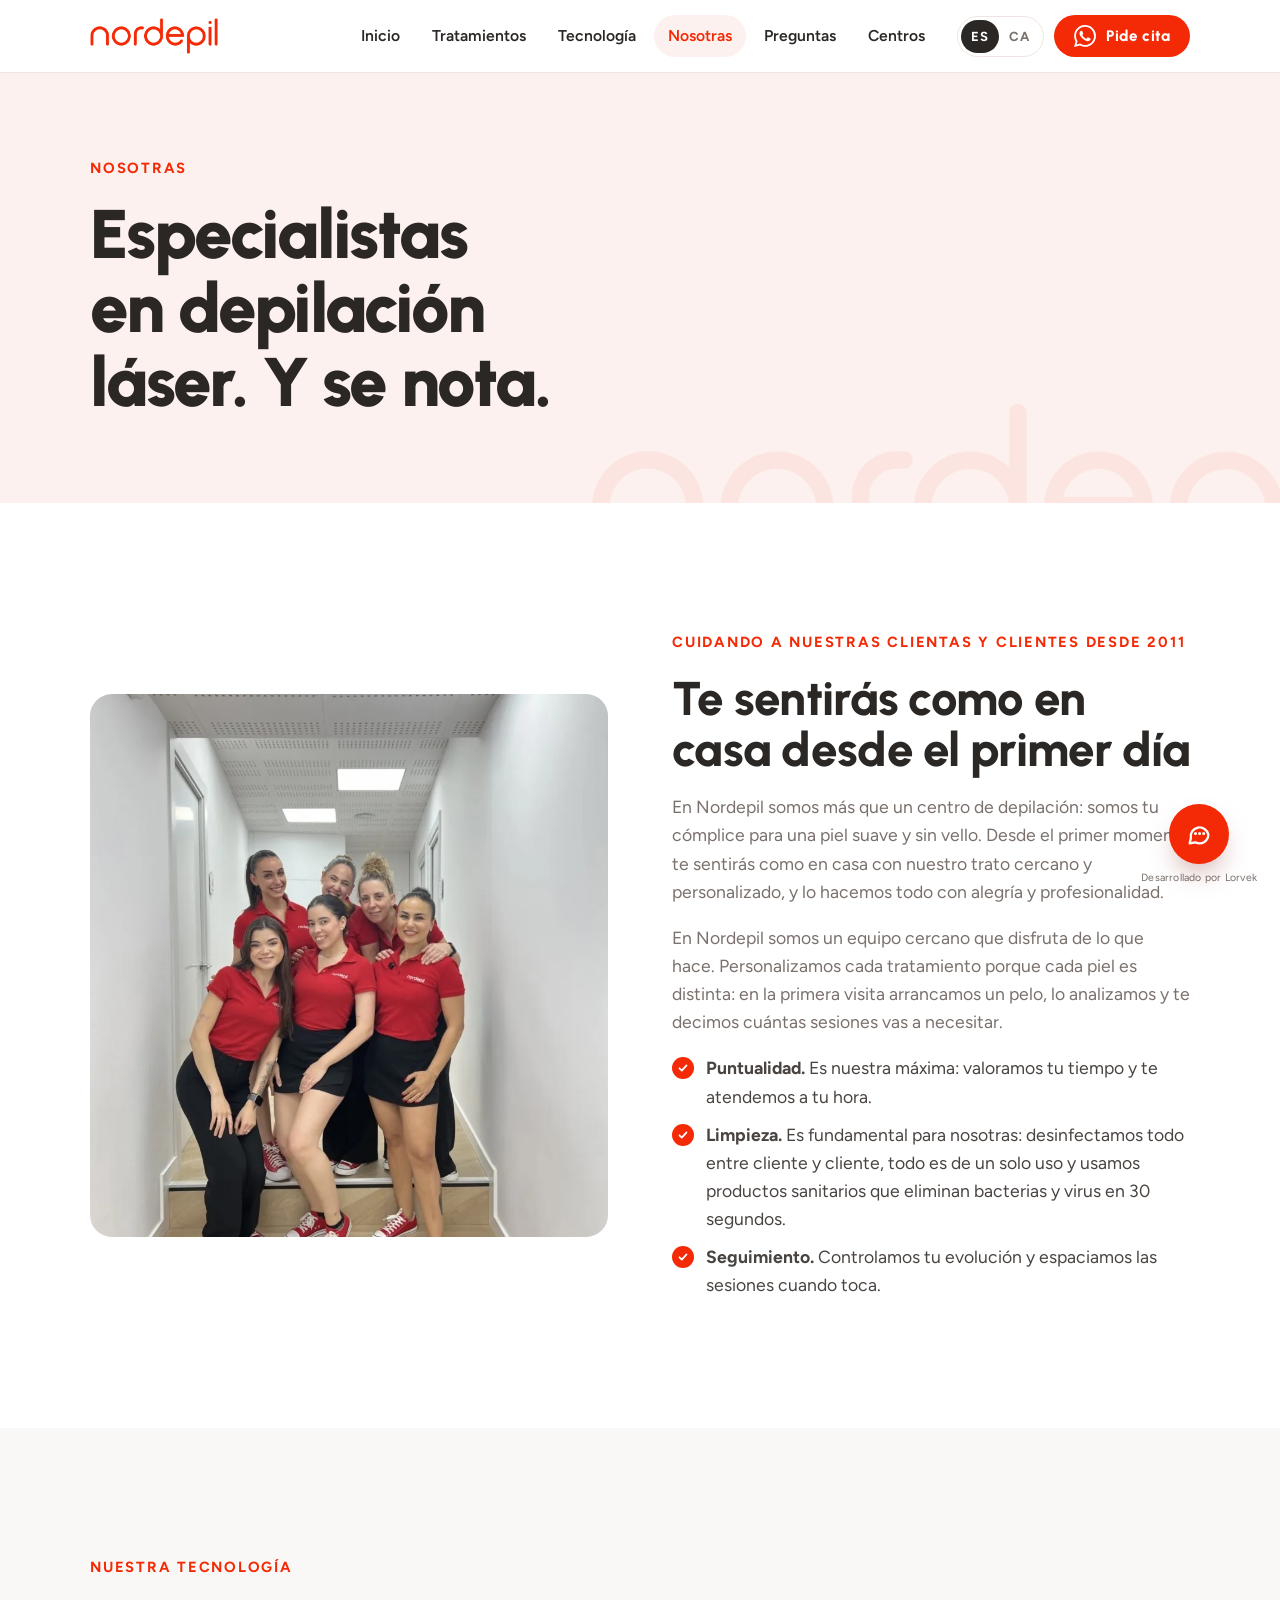
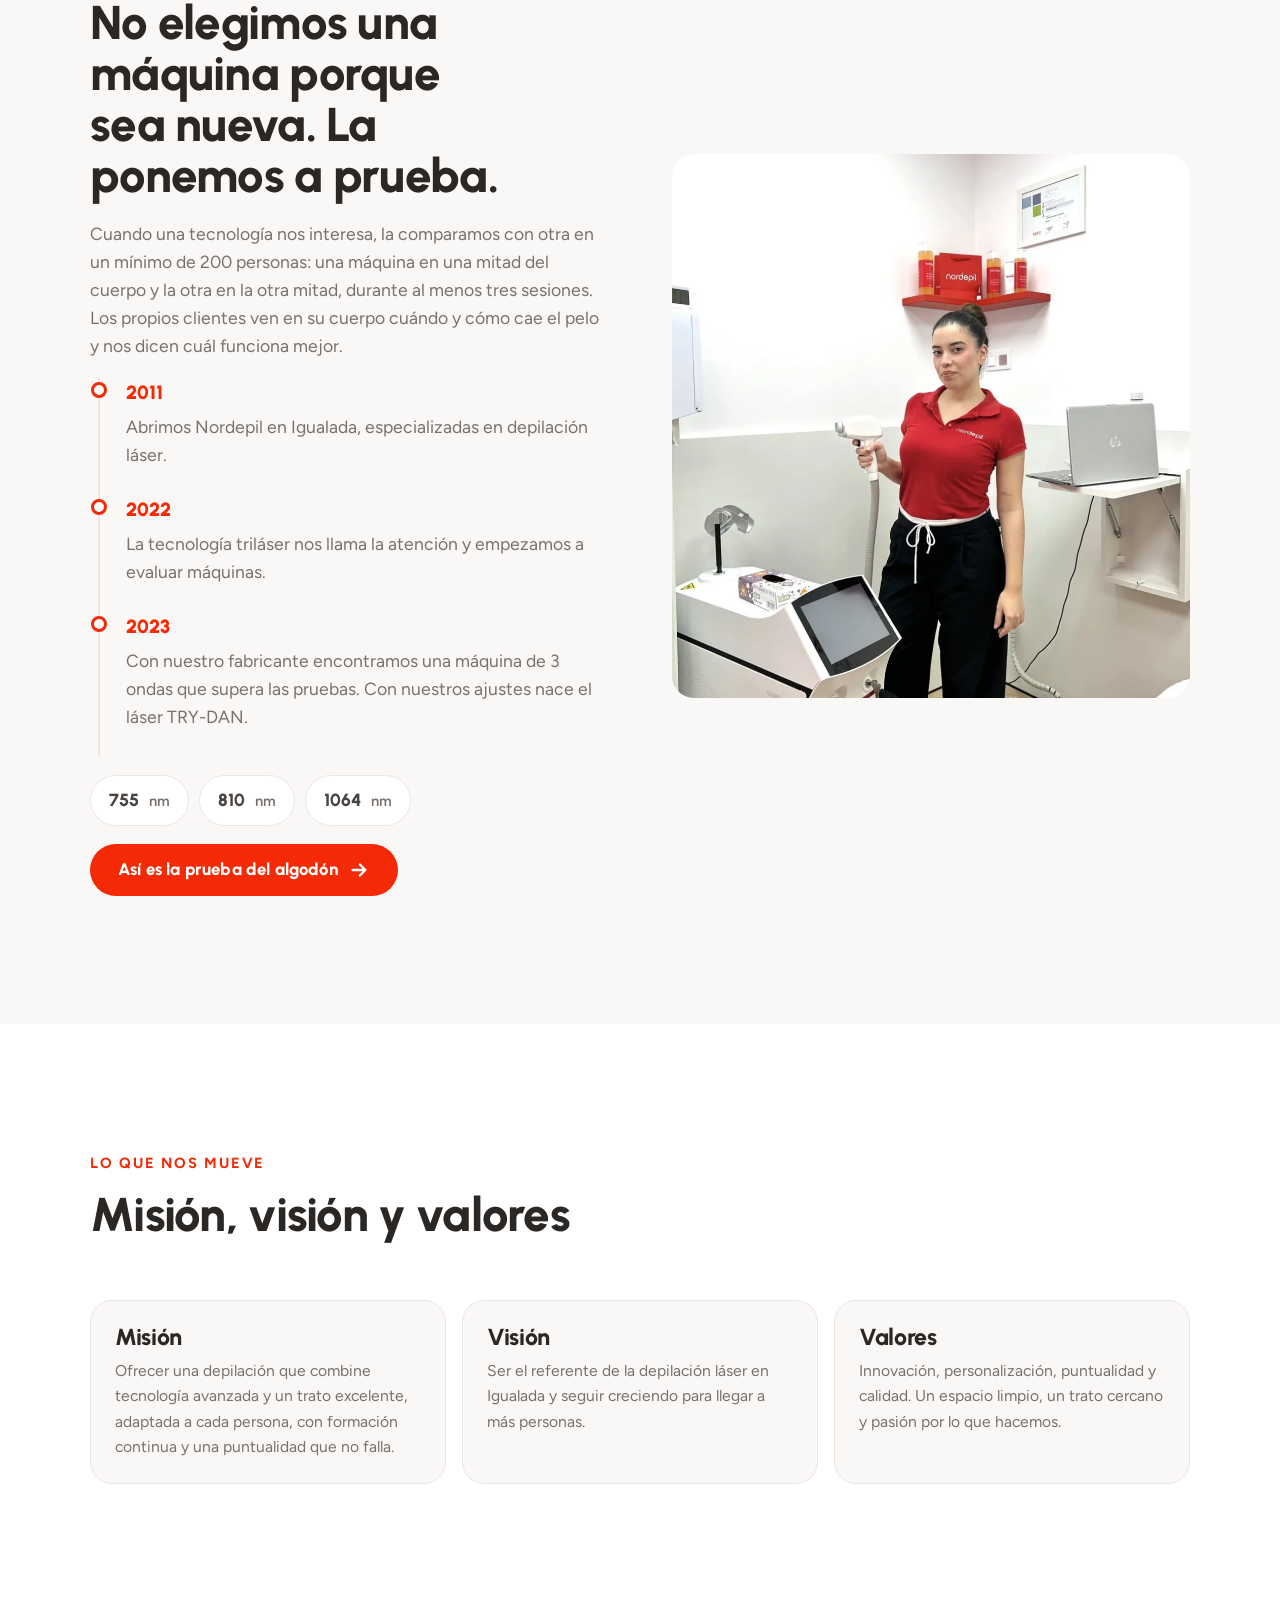
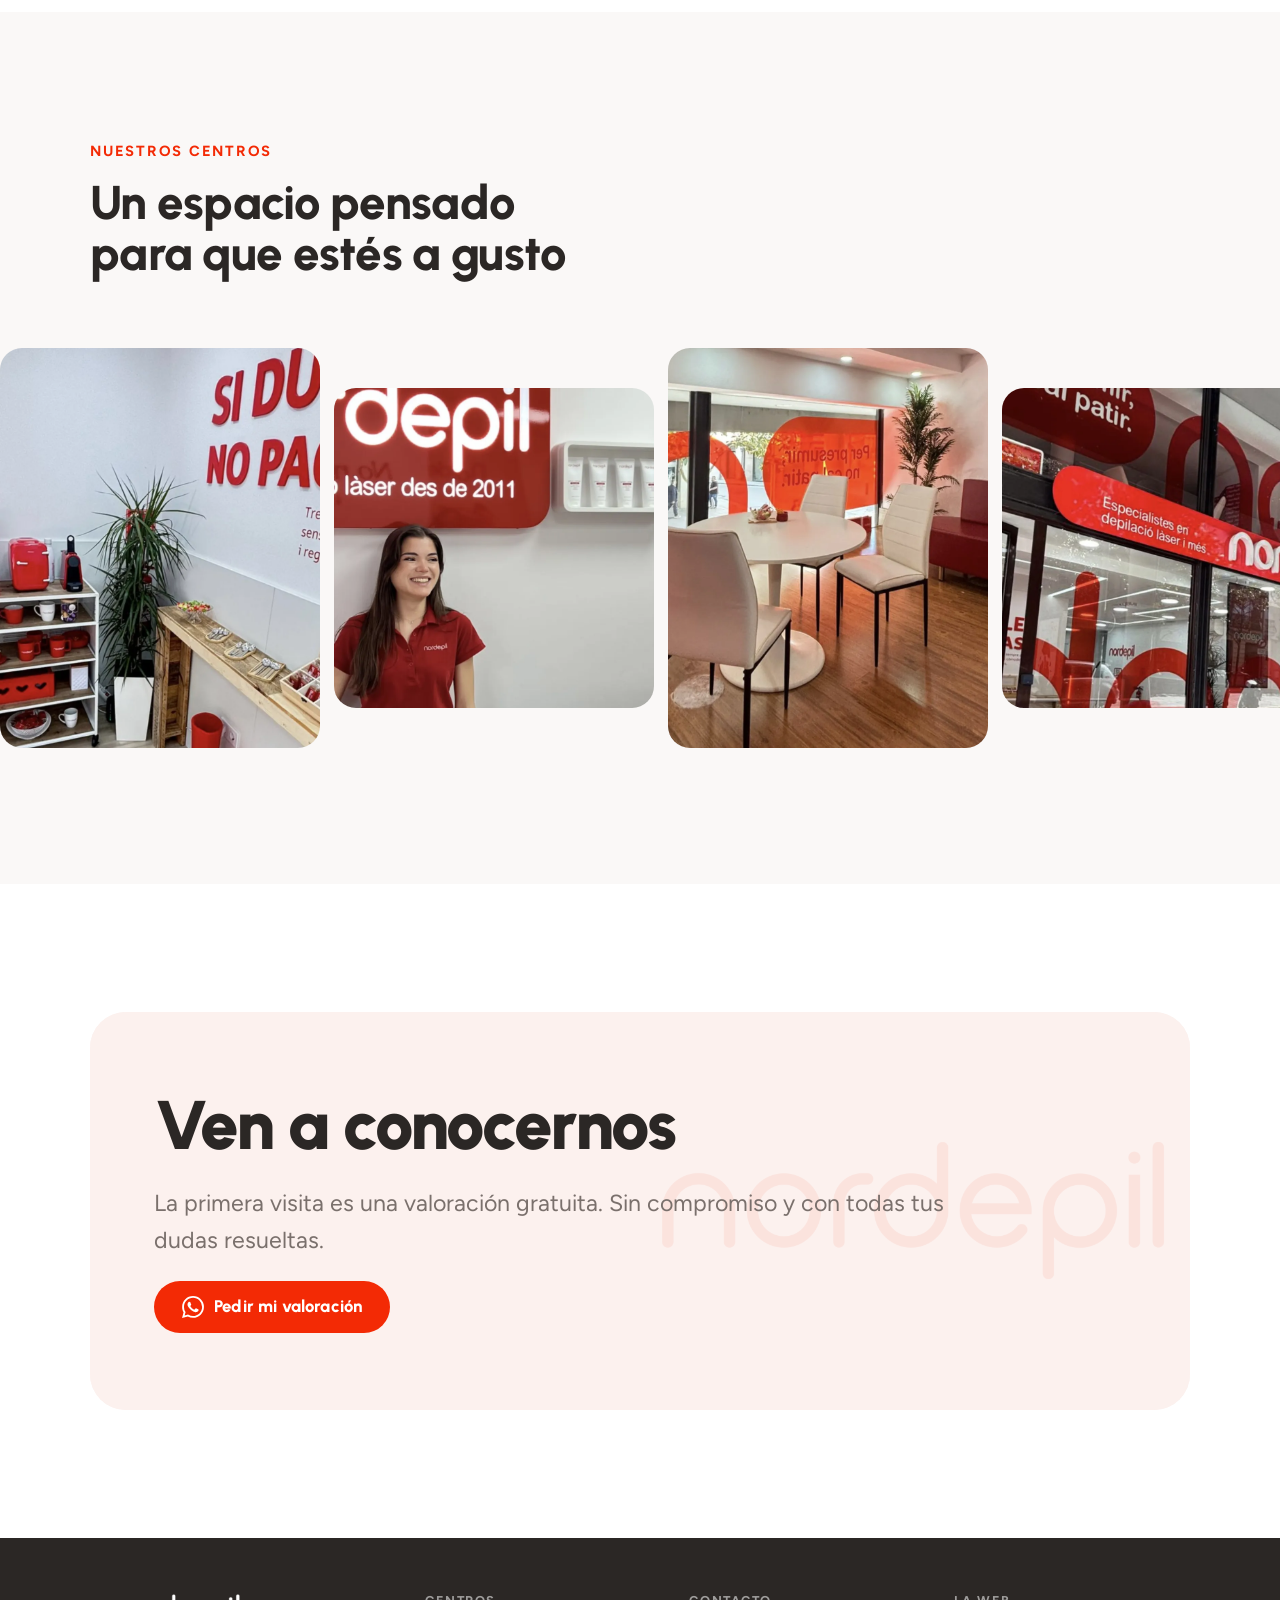
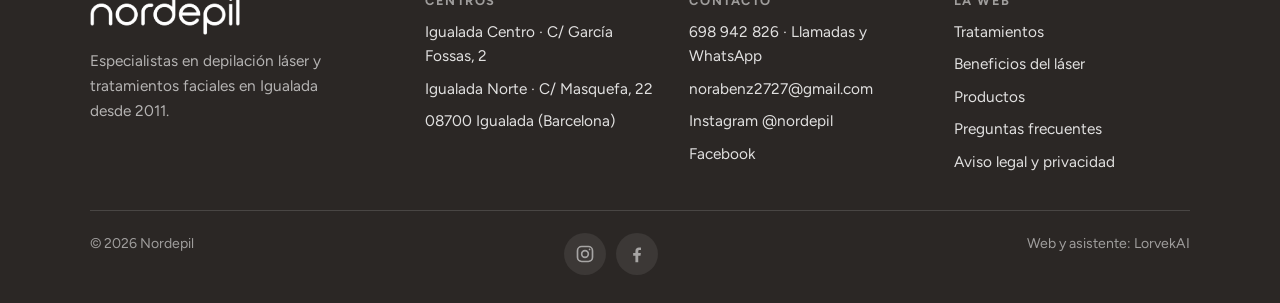
<file: original/nosotras.html>
<!doctype html>
<html lang="es" data-lang="es">
<head>
<meta charset="utf-8">
<meta name="robots" content="noindex, nofollow">
<meta name="viewport" content="width=device-width, initial-scale=1, viewport-fit=cover">
<title>Nosotras · Nordepil</title>
<meta name="title-es" content="Nosotras · Nordepil">
<meta name="title-ca" content="Nosaltres · Nordepil">
<meta name="description" content="Especialistas en depilación láser y tratamientos faciales en Igualada desde 2011. Conoce al equipo de Nordepil, nuestros centros y cómo elegimos la tecnología TRY-DAN.">
<meta name="theme-color" content="#F32A05">
<link rel="canonical" href="https://depilacionlasernordepil.com/nosotras.html">
<meta property="og:type" content="website">
<meta property="og:site_name" content="Nordepil">
<meta property="og:title" content="Nosotras · Nordepil">
<meta property="og:description" content="Especialistas en depilación láser y tratamientos faciales en Igualada desde 2011. Conoce al equipo de Nordepil, nuestros centros y cómo elegimos la tecnología TRY-DAN.">
<meta property="og:image" content="https://depilacionlasernordepil.com/img/equipo-escalera.jpg">
<meta property="og:locale" content="es_ES">
<meta property="og:locale:alternate" content="ca_ES">
<link rel="icon" type="image/png" sizes="32x32" href="img/favicon-32.png">
<link rel="apple-touch-icon" href="img/apple-touch-icon.png">
<link rel="preconnect" href="https://fonts.googleapis.com">
<link rel="preconnect" href="https://fonts.gstatic.com" crossorigin>
<link rel="stylesheet" href="https://fonts.googleapis.com/css2?family=Figtree:ital,wght@0,400;0,500;0,600;0,700;1,400&family=Urbanist:wght@700;800;900&display=swap">
<link rel="stylesheet" href="css/styles.css">
</head>
<body>
<a class="skip" href="#main"><span lang="es">Saltar al contenido</span><span lang="ca">Anar al contingut</span></a>
<header class="site-header">
  <div class="wrap">
    <a class="brand" href="index.html" aria-label="Nordepil"><img src="img/logo-rojo.png" alt="Nordepil" width="1702" height="474"></a>
    <nav class="nav" id="nav" aria-label="Menú">
        <a href="index.html"><span lang="es">Inicio</span><span lang="ca">Inici</span></a>
        <a href="tratamientos.html"><span lang="es">Tratamientos</span><span lang="ca">Tractaments</span></a>
        <a href="tecnologia.html"><span lang="es">Tecnología</span><span lang="ca">Tecnologia</span></a>
        <a href="nosotras.html" aria-current="page"><span lang="es">Nosotras</span><span lang="ca">Nosaltres</span></a>
        <a href="preguntas.html"><span lang="es">Preguntas</span><span lang="ca">Preguntes</span></a>
        <a href="centros.html"><span lang="es">Centros</span><span lang="ca">Centres</span></a>
    </nav>
    <div class="header-tools">
      <div class="lang" role="group" aria-label="Idioma">
        <button type="button" data-set-lang="es" aria-pressed="true">ES</button>
        <button type="button" data-set-lang="ca" aria-pressed="false">CA</button>
      </div>
      <a class="btn btn--red btn--small header-cta" data-wa="cabecera" href="https://wa.me/34698942826"><svg viewBox="0 0 24 24" fill="currentColor" aria-hidden="true"><path d="M17.472 14.382c-.297-.149-1.758-.867-2.03-.967-.273-.099-.471-.148-.67.15-.197.297-.767.966-.94 1.164-.173.199-.347.223-.644.075-.297-.15-1.255-.463-2.39-1.475-.883-.788-1.48-1.761-1.653-2.059-.173-.297-.018-.458.13-.606.134-.133.298-.347.446-.52.149-.174.198-.298.298-.497.099-.198.05-.371-.025-.52-.075-.149-.669-1.612-.916-2.207-.242-.579-.487-.5-.669-.51-.173-.008-.371-.01-.57-.01-.198 0-.52.074-.792.372-.272.297-1.04 1.016-1.04 2.479 0 1.462 1.065 2.875 1.213 3.074.149.198 2.096 3.2 5.077 4.487.709.306 1.262.489 1.694.625.712.227 1.36.195 1.871.118.571-.085 1.758-.719 2.006-1.413.248-.694.248-1.289.173-1.413-.074-.124-.272-.198-.57-.347m-5.421 7.403h-.004a9.87 9.87 0 01-5.031-1.378l-.361-.214-3.741.982.998-3.648-.235-.374a9.86 9.86 0 01-1.51-5.26c.001-5.45 4.436-9.884 9.888-9.884 2.64 0 5.122 1.03 6.988 2.898a9.825 9.825 0 012.893 6.994c-.003 5.45-4.437 9.884-9.885 9.884m8.413-18.297A11.815 11.815 0 0012.05 0C5.495 0 .16 5.335.157 11.892c0 2.096.547 4.142 1.588 5.945L.057 24l6.305-1.654a11.882 11.882 0 005.683 1.448h.005c6.554 0 11.89-5.335 11.893-11.893a11.821 11.821 0 00-3.48-8.413z"/></svg><span lang="es">Pide cita</span><span lang="ca">Demana cita</span></a>
      <button class="menu-toggle" type="button" aria-expanded="false" aria-controls="nav" aria-label="Menú"><svg viewBox="0 0 24 24" fill="none" stroke="currentColor" stroke-width="2.4" stroke-linecap="round" aria-hidden="true"><path d="M4 7h16M4 12h16M4 17h16"/></svg></button>
    </div>
  </div>
</header>
<main id="main">
<section class="page-hero">
  <div class="wrap">
    <span class="eyebrow"><span lang="es">Nosotras</span><span lang="ca">Nosaltres</span></span>
    <h1><span lang="es">Especialistas en depilación láser. Y se nota.</span><span lang="ca">Especialistes en depilació làser. I es nota.</span></h1>
  </div>
</section>

<section class="section">
  <div class="wrap feature">
    <div class="feature-media">
      <picture><source srcset="img/equipo-escalera.webp" type="image/webp"><img src="img/equipo-escalera.jpg" alt="El equipo de Nordepil posando en la escalera del centro" width="869" height="1168" loading="lazy"></picture>
    </div>
    <div class="feature-copy story">
      <span class="eyebrow"><span lang="es">Cuidando a nuestras clientas y clientes desde 2011</span><span lang="ca">Cuidant les nostres clientes i clients des de 2011</span></span>
      <h2><span lang="es">Te sentirás como en casa desde el primer día</span><span lang="ca">Et sentiràs com a casa des del primer dia</span></h2>
      <p lang="es">En Nordepil somos más que un centro de depilación: somos tu cómplice para una piel suave y sin vello. Desde el primer momento te sentirás como en casa con nuestro trato cercano y personalizado, y lo hacemos todo con alegría y profesionalidad.</p>
      <p lang="ca">A Nordepil som més que un centre de depilació: som el teu còmplice per a una pell suau i sense pèl. Des del primer moment et sentiràs com a casa amb el nostre tracte proper i personalitzat, i ho fem tot amb alegria i professionalitat.</p>
      <p lang="es">En Nordepil somos un equipo cercano que disfruta de lo que hace. Personalizamos cada tratamiento porque cada piel es distinta: en la primera visita arrancamos un pelo, lo analizamos y te decimos cuántas sesiones vas a necesitar.</p>
      <p lang="ca">A Nordepil som un equip proper que gaudeix del que fa. Personalitzem cada tractament perquè cada pell és diferent: a la primera visita arrenquem un pèl, l'analitzem i et diem quantes sessions necessitaràs.</p>
      <ul class="checks">
        <li><span lang="es"><strong>Puntualidad.</strong> Es nuestra máxima: valoramos tu tiempo y te atendemos a tu hora.</span><span lang="ca"><strong>Puntualitat.</strong> És la nostra màxima: valorem el teu temps i t'atenem a la teva hora.</span></li>
        <li><span lang="es"><strong>Limpieza.</strong> Es fundamental para nosotras: desinfectamos todo entre cliente y cliente, todo es de un solo uso y usamos productos sanitarios que eliminan bacterias y virus en 30 segundos.</span><span lang="ca"><strong>Neteja.</strong> És fonamental per a nosaltres: desinfectem tot entre client i client, tot és d'un sol ús i fem servir productes sanitaris que eliminen bacteris i virus en 30 segons.</span></li>
        <li><span lang="es"><strong>Seguimiento.</strong> Controlamos tu evolución y espaciamos las sesiones cuando toca.</span><span lang="ca"><strong>Seguiment.</strong> Controlem la teva evolució i espaiem les sessions quan toca.</span></li>
      </ul>
    </div>
  </div>
</section>

<section class="section section--blush" id="tecnologia">
  <div class="wrap feature feature--flip">
    <div class="feature-media">
      <picture><source srcset="img/cabina-depiladora.webp" type="image/webp"><img src="img/cabina-depiladora.jpg" alt="Depiladora de Nordepil junto a la máquina TRY-DAN en una cabina" width="1156" height="1082" loading="lazy"></picture>
    </div>
    <div class="feature-copy">
      <span class="eyebrow"><span lang="es">Nuestra tecnología</span><span lang="ca">La nostra tecnologia</span></span>
      <h2><span lang="es">No elegimos una máquina porque sea nueva. La ponemos a prueba.</span><span lang="ca">No triem una màquina perquè sigui nova. La posem a prova.</span></h2>
      <p lang="es">Cuando una tecnología nos interesa, la comparamos con otra en un mínimo de 200 personas: una máquina en una mitad del cuerpo y la otra en la otra mitad, durante al menos tres sesiones. Los propios clientes ven en su cuerpo cuándo y cómo cae el pelo y nos dicen cuál funciona mejor.</p>
      <p lang="ca">Quan una tecnologia ens interessa, la comparem amb una altra en un mínim de 200 persones: una màquina en una meitat del cos i l'altra a l'altra meitat, durant almenys tres sessions. Els mateixos clients veuen al seu cos quan i com cau el pèl i ens diuen quina funciona millor.</p>
      <ol class="timeline">
        <li><strong>2011</strong><span lang="es">Abrimos Nordepil en Igualada, especializadas en depilación láser.</span><span lang="ca">Obrim Nordepil a Igualada, especialitzades en depilació làser.</span></li>
        <li><strong>2022</strong><span lang="es">La tecnología triláser nos llama la atención y empezamos a evaluar máquinas.</span><span lang="ca">La tecnologia trilàser ens crida l'atenció i comencem a avaluar màquines.</span></li>
        <li><strong>2023</strong><span lang="es">Con nuestro fabricante encontramos una máquina de 3 ondas que supera las pruebas. Con nuestros ajustes nace el láser TRY-DAN.</span><span lang="ca">Amb el nostre fabricant trobem una màquina de 3 ones que supera les proves. Amb els nostres ajustos neix el làser TRY-DAN.</span></li>
      </ol>
      <div class="waves" aria-label="Longitudes de onda">
        <span class="wave">755 <small>nm</small></span>
        <span class="wave">810 <small>nm</small></span>
        <span class="wave">1064 <small>nm</small></span>
      </div>
      <div><a class="btn btn--red" href="tecnologia.html#prueba"><span lang="es">Así es la prueba del algodón</span><span lang="ca">Així és la prova del cotó</span><svg viewBox="0 0 24 24" fill="none" stroke="currentColor" stroke-width="2.5" stroke-linecap="round" stroke-linejoin="round" aria-hidden="true"><path d="M5 12h14M13 6l6 6-6 6"/></svg></a></div>
    </div>
  </div>
</section>

<section class="section">
  <div class="wrap">
    <div class="section-head sr">
      <span class="eyebrow"><span lang="es">Lo que nos mueve</span><span lang="ca">El que ens mou</span></span>
      <h2><span lang="es">Misión, visión y valores</span><span lang="ca">Missió, visió i valors</span></h2>
    </div>
    <div class="values">
      <article class="sr value section--blush">
        <h3><span lang="es">Misión</span><span lang="ca">Missió</span></h3>
        <p lang="es">Ofrecer una depilación que combine tecnología avanzada y un trato excelente, adaptada a cada persona, con formación continua y una puntualidad que no falla.</p>
        <p lang="ca">Oferir una depilació que combini tecnologia avançada i un tracte excel·lent, adaptada a cada persona, amb formació contínua i una puntualitat que no falla.</p>
      </article>
      <article class="sr value section--blush">
        <h3><span lang="es">Visión</span><span lang="ca">Visió</span></h3>
        <p lang="es">Ser el referente de la depilación láser en Igualada y seguir creciendo para llegar a más personas.</p>
        <p lang="ca">Ser el referent de la depilació làser a Igualada i continuar creixent per arribar a més persones.</p>
      </article>
      <article class="sr value section--blush">
        <h3><span lang="es">Valores</span><span lang="ca">Valors</span></h3>
        <p lang="es">Innovación, personalización, puntualidad y calidad. Un espacio limpio, un trato cercano y pasión por lo que hacemos.</p>
        <p lang="ca">Innovació, personalització, puntualitat i qualitat. Un espai net, un tracte proper i passió pel que fem.</p>
      </article>
    </div>
  </div>
</section>

<section class="section section--blush">
  <div class="wrap">
    <div class="section-head sr">
      <span class="eyebrow"><span lang="es">Nuestros centros</span><span lang="ca">Els nostres centres</span></span>
      <h2><span lang="es">Un espacio pensado para que estés a gusto</span><span lang="ca">Un espai pensat perquè hi estiguis a gust</span></h2>
    </div>
    </div>
  <div class="photo-marquee">
    <div class="photo-track" data-marquee><div class="photo-group"><picture><source srcset="img/sala-espera.webp" type="image/webp"><img src="img/sala-espera.jpg" alt="" loading="lazy"></picture><picture><source srcset="img/recepcion.webp" type="image/webp"><img src="img/recepcion.jpg" alt="" loading="lazy"></picture><picture><source srcset="img/interior.webp" type="image/webp"><img src="img/interior.jpg" alt="" loading="lazy"></picture><picture><source srcset="img/fachada-1.webp" type="image/webp"><img src="img/fachada-1.jpg" alt="" loading="lazy"></picture><picture><source srcset="img/cabina.webp" type="image/webp"><img src="img/cabina.jpg" alt="" loading="lazy"></picture><picture><source srcset="img/equipo-plan-amigo.webp" type="image/webp"><img src="img/equipo-plan-amigo.jpg" alt="" loading="lazy"></picture><picture><source srcset="img/fachada-2.webp" type="image/webp"><img src="img/fachada-2.jpg" alt="" loading="lazy"></picture><picture><source srcset="img/producto-gel.webp" type="image/webp"><img src="img/producto-gel.jpg" alt="" loading="lazy"></picture><picture><source srcset="img/equipo-laser.webp" type="image/webp"><img src="img/equipo-laser.jpg" alt="" loading="lazy"></picture><picture><source srcset="img/equipo-escalera.webp" type="image/webp"><img src="img/equipo-escalera.jpg" alt="" loading="lazy"></picture><picture><source srcset="img/cabina-depiladora.webp" type="image/webp"><img src="img/cabina-depiladora.jpg" alt="" loading="lazy"></picture></div></div>
  </div>
  <div class="wrap">
  </div>
</section>

<section class="section section--red cta-final">
  <div class="wrap">
    <h2><span lang="es">Ven a conocernos</span><span lang="ca">Vine a conèixer-nos</span></h2>
    <p class="lede" lang="es">La primera visita es una valoración gratuita. Sin compromiso y con todas tus dudas resueltas.</p>
    <p class="lede" lang="ca">La primera visita és una valoració gratuïta. Sense compromís i amb tots els teus dubtes resolts.</p>
    <a class="btn btn--white" data-wa="nosotras-final" href="https://wa.me/34698942826"><svg viewBox="0 0 24 24" fill="currentColor" aria-hidden="true"><path d="M17.472 14.382c-.297-.149-1.758-.867-2.03-.967-.273-.099-.471-.148-.67.15-.197.297-.767.966-.94 1.164-.173.199-.347.223-.644.075-.297-.15-1.255-.463-2.39-1.475-.883-.788-1.48-1.761-1.653-2.059-.173-.297-.018-.458.13-.606.134-.133.298-.347.446-.52.149-.174.198-.298.298-.497.099-.198.05-.371-.025-.52-.075-.149-.669-1.612-.916-2.207-.242-.579-.487-.5-.669-.51-.173-.008-.371-.01-.57-.01-.198 0-.52.074-.792.372-.272.297-1.04 1.016-1.04 2.479 0 1.462 1.065 2.875 1.213 3.074.149.198 2.096 3.2 5.077 4.487.709.306 1.262.489 1.694.625.712.227 1.36.195 1.871.118.571-.085 1.758-.719 2.006-1.413.248-.694.248-1.289.173-1.413-.074-.124-.272-.198-.57-.347m-5.421 7.403h-.004a9.87 9.87 0 01-5.031-1.378l-.361-.214-3.741.982.998-3.648-.235-.374a9.86 9.86 0 01-1.51-5.26c.001-5.45 4.436-9.884 9.888-9.884 2.64 0 5.122 1.03 6.988 2.898a9.825 9.825 0 012.893 6.994c-.003 5.45-4.437 9.884-9.885 9.884m8.413-18.297A11.815 11.815 0 0012.05 0C5.495 0 .16 5.335.157 11.892c0 2.096.547 4.142 1.588 5.945L.057 24l6.305-1.654a11.882 11.882 0 005.683 1.448h.005c6.554 0 11.89-5.335 11.893-11.893a11.821 11.821 0 00-3.48-8.413z"/></svg><span lang="es">Pedir mi valoración</span><span lang="ca">Demanar la meva valoració</span></a>
  </div>
</section>
</main>
<footer class="site-footer">
  <div class="wrap">
    <div class="footer-grid">
      <div class="footer-logo">
        <img src="img/logo-blanco.png" alt="Nordepil" width="1702" height="474" loading="lazy">
        <p lang="es">Especialistas en depilación láser y tratamientos faciales en Igualada desde 2011.</p>
        <p lang="ca">Especialistes en depilació làser i tractaments facials a Igualada des de 2011.</p>
      </div>
      <div>
        <h4><span lang="es">Centros</span><span lang="ca">Centres</span></h4>
        <ul>
          <li><a href="centros.html#garcia-fossas"><span lang="es">Igualada Centro</span><span lang="ca">Igualada Centre</span> · C/ García Fossas, 2</a></li>
          <li><a href="centros.html#masquefa"><span lang="es">Igualada Norte</span><span lang="ca">Igualada Nord</span> · C/ Masquefa, 22</a></li>
          <li>08700 Igualada (Barcelona)</li>
        </ul>
      </div>
      <div>
        <h4><span lang="es">Contacto</span><span lang="ca">Contacte</span></h4>
        <ul>
          <li><a data-wa="pie" href="https://wa.me/34698942826">698 942 826 · <span lang="es">Llamadas y WhatsApp</span><span lang="ca">Trucades i WhatsApp</span></a></li>
          <li><a href="mailto:norabenz2727@gmail.com">norabenz2727@gmail.com</a></li>
          <li><a href="https://www.instagram.com/nordepil" target="_blank" rel="noopener">Instagram @nordepil</a></li>
          <li><a href="https://www.facebook.com/Fotodepilacionnordepil" target="_blank" rel="noopener">Facebook</a></li>
        </ul>
      </div>
      <div>
        <h4><span lang="es">La web</span><span lang="ca">El web</span></h4>
        <ul>
          <li><a href="tratamientos.html"><span lang="es">Tratamientos</span><span lang="ca">Tractaments</span></a></li>
          <li><a href="tecnologia.html#beneficios"><span lang="es">Beneficios del láser</span><span lang="ca">Beneficis del làser</span></a></li>
          <li><a href="tratamientos.html#productos"><span lang="es">Productos</span><span lang="ca">Productes</span></a></li>
          <li><a href="preguntas.html"><span lang="es">Preguntas frecuentes</span><span lang="ca">Preguntes freqüents</span></a></li>
          <li><a href="legal.html"><span lang="es">Aviso legal y privacidad</span><span lang="ca">Avís legal i privacitat</span></a></li>
        </ul>
      </div>
    </div>
    <div class="footer-bottom">
      <span>© <span data-year>2026</span> Nordepil</span>
      <div class="socials">
        <a href="https://www.instagram.com/nordepil" target="_blank" rel="noopener" aria-label="Instagram"><svg viewBox="0 0 24 24" fill="none" stroke="currentColor" stroke-width="2" aria-hidden="true"><rect x="3" y="3" width="18" height="18" rx="5"/><circle cx="12" cy="12" r="4"/><circle cx="17.5" cy="6.5" r="1" fill="currentColor" stroke="none"/></svg></a>
        <a href="https://www.facebook.com/Fotodepilacionnordepil" target="_blank" rel="noopener" aria-label="Facebook"><svg viewBox="0 0 24 24" fill="currentColor" aria-hidden="true"><path d="M13.5 22v-8h2.7l.4-3.2h-3.1V8.8c0-.9.3-1.6 1.6-1.6h1.7V4.4c-.3 0-1.3-.1-2.5-.1-2.5 0-4.2 1.5-4.2 4.3v2.3H7.4V14h2.7v8h3.4z"/></svg></a>
      </div>
      <a href="https://lorvekai.github.io/lorvekai-web/" target="_blank" rel="noopener"><span lang="es">Web y asistente: LorvekAI</span><span lang="ca">Web i assistent: LorvekAI</span></a>
    </div>
  </div>
</footer>
<script src="js/config.js"></script>
<script src="js/main.js"></script>
<script src="js/agent.js"></script>
</body>
</html>
</file>
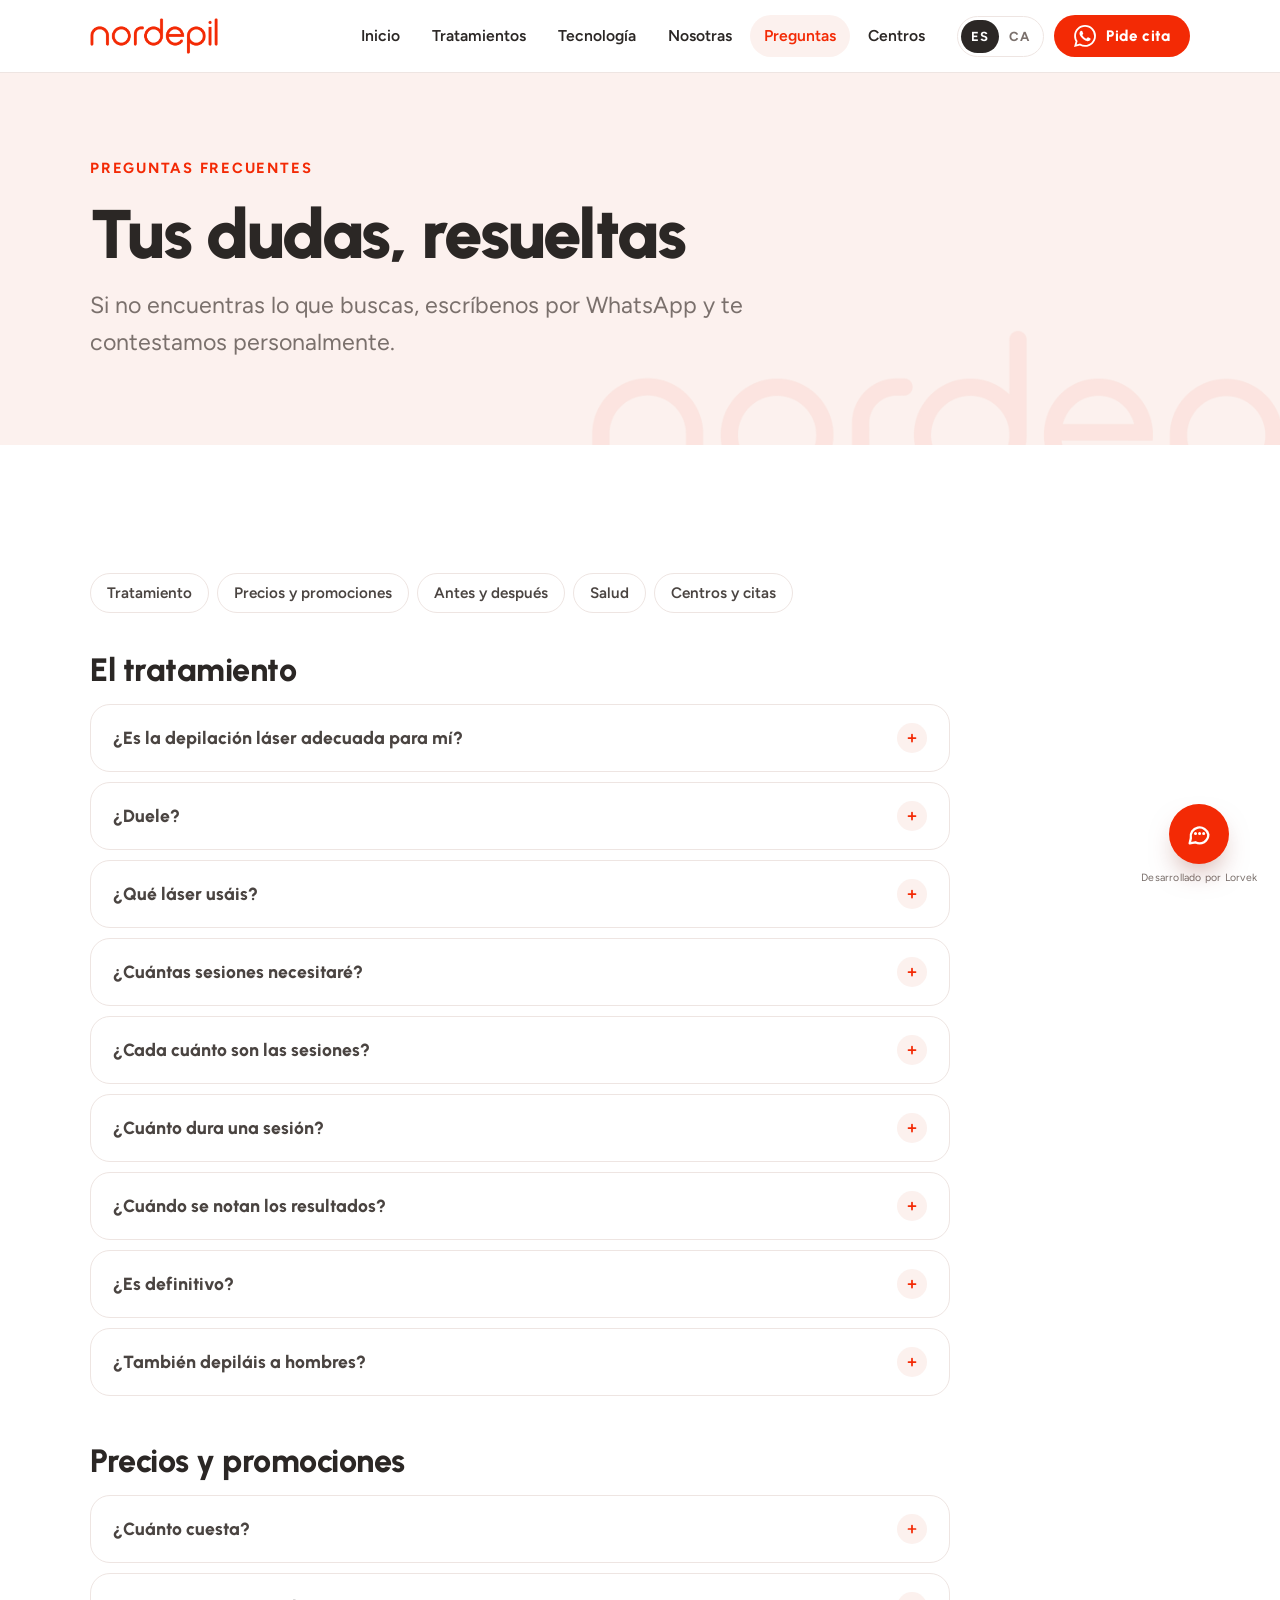
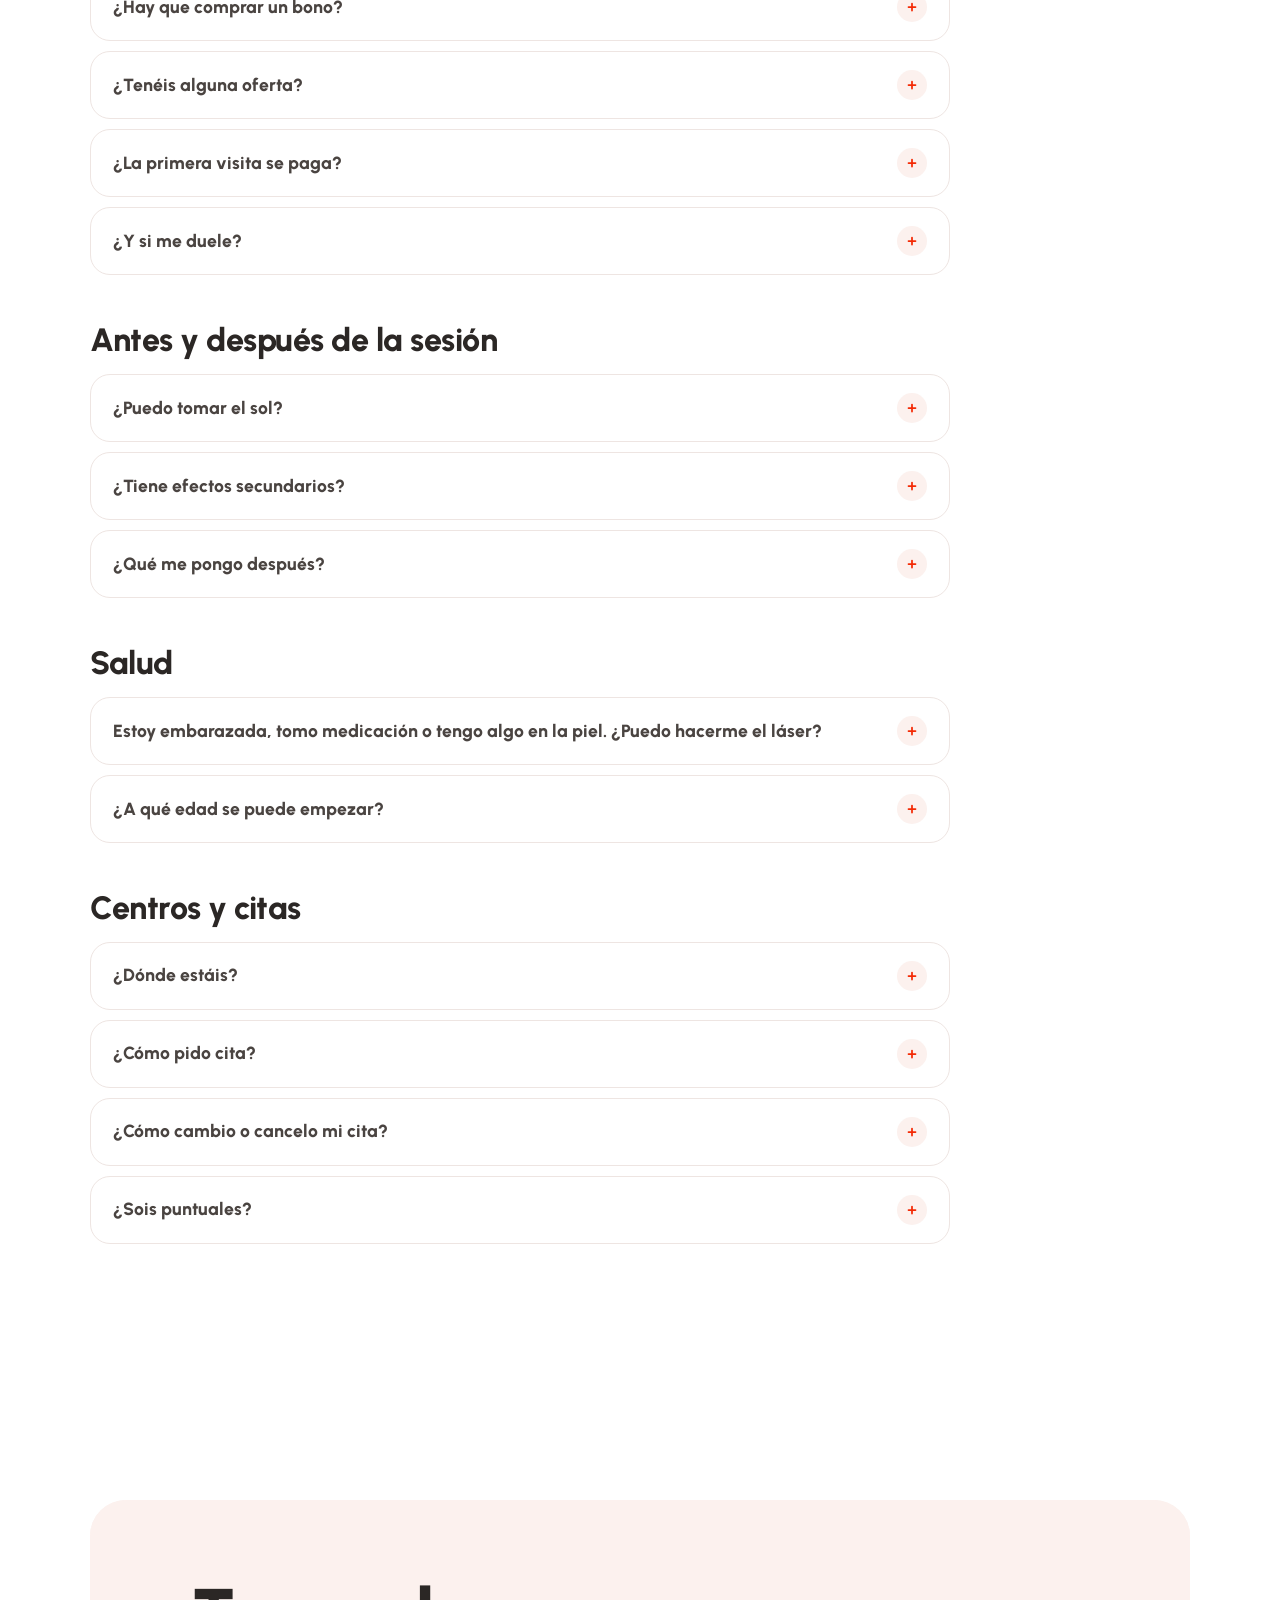
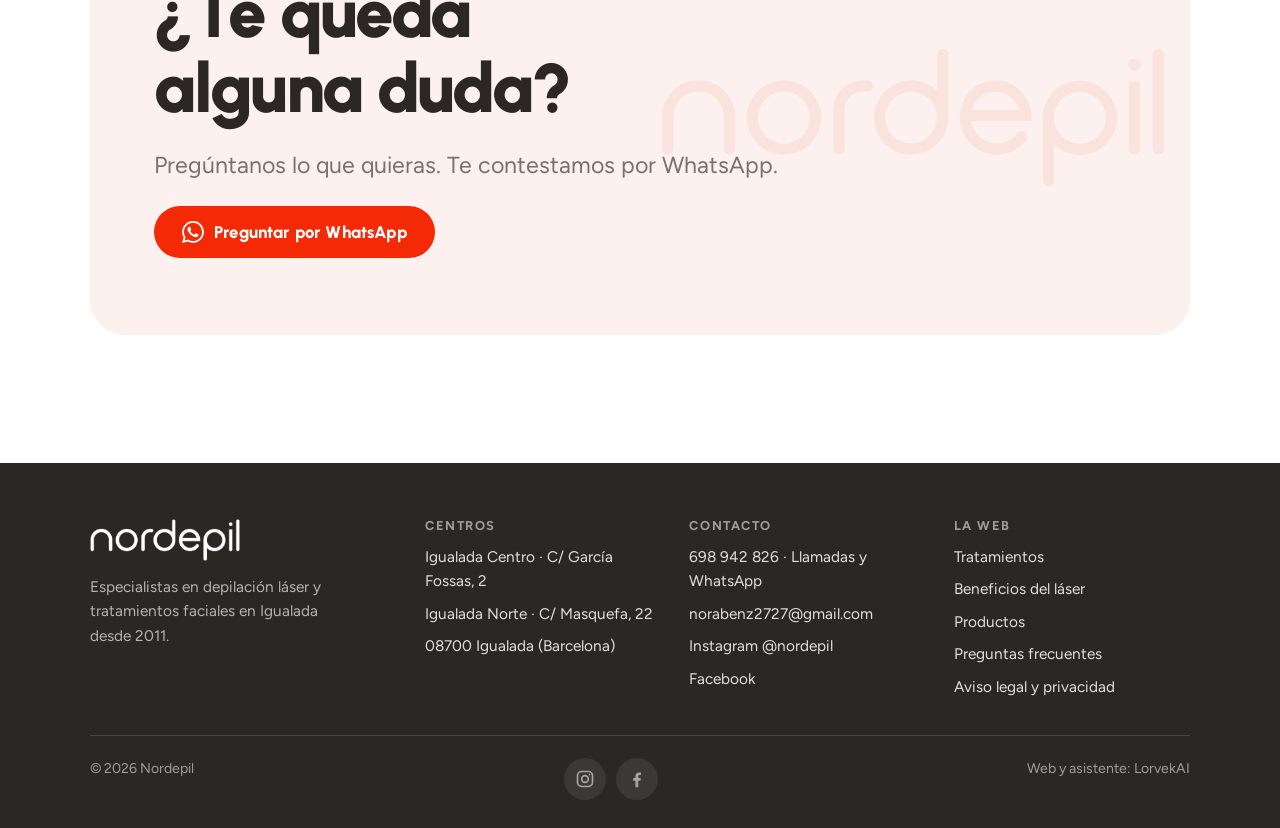
<file: original/preguntas.html>
<!doctype html>
<html lang="es" data-lang="es">
<head>
<meta charset="utf-8">
<meta name="robots" content="noindex, nofollow">
<meta name="viewport" content="width=device-width, initial-scale=1, viewport-fit=cover">
<title>Preguntas frecuentes · Nordepil</title>
<meta name="title-es" content="Preguntas frecuentes · Nordepil">
<meta name="title-ca" content="Preguntes freqüents · Nordepil">
<meta name="description" content="Resolvemos tus dudas sobre la depilación láser en Nordepil: dolor, sesiones, precios, promociones, cuidados y citas.">
<meta name="theme-color" content="#F32A05">
<link rel="canonical" href="https://depilacionlasernordepil.com/preguntas.html">
<meta property="og:type" content="website">
<meta property="og:site_name" content="Nordepil">
<meta property="og:title" content="Preguntas frecuentes · Nordepil">
<meta property="og:description" content="Resolvemos tus dudas sobre la depilación láser en Nordepil: dolor, sesiones, precios, promociones, cuidados y citas.">
<meta property="og:image" content="https://depilacionlasernordepil.com/img/recepcion.jpg">
<meta property="og:locale" content="es_ES">
<meta property="og:locale:alternate" content="ca_ES">
<link rel="icon" type="image/png" sizes="32x32" href="img/favicon-32.png">
<link rel="apple-touch-icon" href="img/apple-touch-icon.png">
<link rel="preconnect" href="https://fonts.googleapis.com">
<link rel="preconnect" href="https://fonts.gstatic.com" crossorigin>
<link rel="stylesheet" href="https://fonts.googleapis.com/css2?family=Figtree:ital,wght@0,400;0,500;0,600;0,700;1,400&family=Urbanist:wght@700;800;900&display=swap">
<link rel="stylesheet" href="css/styles.css">
</head>
<body>
<a class="skip" href="#main"><span lang="es">Saltar al contenido</span><span lang="ca">Anar al contingut</span></a>
<header class="site-header">
  <div class="wrap">
    <a class="brand" href="index.html" aria-label="Nordepil"><img src="img/logo-rojo.png" alt="Nordepil" width="1702" height="474"></a>
    <nav class="nav" id="nav" aria-label="Menú">
        <a href="index.html"><span lang="es">Inicio</span><span lang="ca">Inici</span></a>
        <a href="tratamientos.html"><span lang="es">Tratamientos</span><span lang="ca">Tractaments</span></a>
        <a href="tecnologia.html"><span lang="es">Tecnología</span><span lang="ca">Tecnologia</span></a>
        <a href="nosotras.html"><span lang="es">Nosotras</span><span lang="ca">Nosaltres</span></a>
        <a href="preguntas.html" aria-current="page"><span lang="es">Preguntas</span><span lang="ca">Preguntes</span></a>
        <a href="centros.html"><span lang="es">Centros</span><span lang="ca">Centres</span></a>
    </nav>
    <div class="header-tools">
      <div class="lang" role="group" aria-label="Idioma">
        <button type="button" data-set-lang="es" aria-pressed="true">ES</button>
        <button type="button" data-set-lang="ca" aria-pressed="false">CA</button>
      </div>
      <a class="btn btn--red btn--small header-cta" data-wa="cabecera" href="https://wa.me/34698942826"><svg viewBox="0 0 24 24" fill="currentColor" aria-hidden="true"><path d="M17.472 14.382c-.297-.149-1.758-.867-2.03-.967-.273-.099-.471-.148-.67.15-.197.297-.767.966-.94 1.164-.173.199-.347.223-.644.075-.297-.15-1.255-.463-2.39-1.475-.883-.788-1.48-1.761-1.653-2.059-.173-.297-.018-.458.13-.606.134-.133.298-.347.446-.52.149-.174.198-.298.298-.497.099-.198.05-.371-.025-.52-.075-.149-.669-1.612-.916-2.207-.242-.579-.487-.5-.669-.51-.173-.008-.371-.01-.57-.01-.198 0-.52.074-.792.372-.272.297-1.04 1.016-1.04 2.479 0 1.462 1.065 2.875 1.213 3.074.149.198 2.096 3.2 5.077 4.487.709.306 1.262.489 1.694.625.712.227 1.36.195 1.871.118.571-.085 1.758-.719 2.006-1.413.248-.694.248-1.289.173-1.413-.074-.124-.272-.198-.57-.347m-5.421 7.403h-.004a9.87 9.87 0 01-5.031-1.378l-.361-.214-3.741.982.998-3.648-.235-.374a9.86 9.86 0 01-1.51-5.26c.001-5.45 4.436-9.884 9.888-9.884 2.64 0 5.122 1.03 6.988 2.898a9.825 9.825 0 012.893 6.994c-.003 5.45-4.437 9.884-9.885 9.884m8.413-18.297A11.815 11.815 0 0012.05 0C5.495 0 .16 5.335.157 11.892c0 2.096.547 4.142 1.588 5.945L.057 24l6.305-1.654a11.882 11.882 0 005.683 1.448h.005c6.554 0 11.89-5.335 11.893-11.893a11.821 11.821 0 00-3.48-8.413z"/></svg><span lang="es">Pide cita</span><span lang="ca">Demana cita</span></a>
      <button class="menu-toggle" type="button" aria-expanded="false" aria-controls="nav" aria-label="Menú"><svg viewBox="0 0 24 24" fill="none" stroke="currentColor" stroke-width="2.4" stroke-linecap="round" aria-hidden="true"><path d="M4 7h16M4 12h16M4 17h16"/></svg></button>
    </div>
  </div>
</header>
<main id="main">
<section class="page-hero">
  <div class="wrap">
    <span class="eyebrow"><span lang="es">Preguntas frecuentes</span><span lang="ca">Preguntes freqüents</span></span>
    <h1><span lang="es">Tus dudas, resueltas</span><span lang="ca">Els teus dubtes, resolts</span></h1>
    <p class="lede" lang="es">Si no encuentras lo que buscas, escríbenos por WhatsApp y te contestamos personalmente.</p>
    <p class="lede" lang="ca">Si no trobes el que busques, escriu-nos per WhatsApp i et contestem personalment.</p>
  </div>
</section>

<section class="section">
  <div class="wrap">
    <nav class="faq-nav" aria-label="Categorías">
      <a class="chip" href="#tratamiento"><span lang="es">Tratamiento</span><span lang="ca">Tractament</span></a>
      <a class="chip" href="#precios"><span lang="es">Precios y promociones</span><span lang="ca">Preus i promocions</span></a>
      <a class="chip" href="#cuidados"><span lang="es">Antes y después</span><span lang="ca">Abans i després</span></a>
      <a class="chip" href="#salud"><span lang="es">Salud</span><span lang="ca">Salut</span></a>
      <a class="chip" href="#centros-citas"><span lang="es">Centros y citas</span><span lang="ca">Centres i cites</span></a>
    </nav>

    <div class="faq-group" id="tratamiento">
      <h2><span lang="es">El tratamiento</span><span lang="ca">El tractament</span></h2>
      <div class="faq">
        <details>
          <summary><span lang="es">¿Es la depilación láser adecuada para mí?</span><span lang="ca">La depilació làser és adequada per a mi?</span></summary>
          <div class="answer">
            <p lang="es">Es adecuada para la mayoría de las personas, pero conviene hacer una valoración previa. Si tienes la piel oscura, vello grueso o alguna afección de la piel, consulta con nuestro equipo y te asesoramos de forma personalizada. La valoración es gratuita.</p>
            <p lang="ca">És adequada per a la majoria de persones, però convé fer una valoració prèvia. Si tens la pell fosca, pèl gruixut o alguna afecció de la pell, consulta-ho amb el nostre equip i t'assessorem de manera personalitzada. La valoració és gratuïta.</p>
          </div>
        </details>
        <details>
          <summary><span lang="es">¿Duele?</span><span lang="ca">Fa mal?</span></summary>
          <div class="answer">
            <p lang="es">Nuestro objetivo es que no. Como mucho notarás un ligero calor, y el cabezal extrafrío del láser lo suaviza. Tanto lo tenemos claro que, si te duele, no pagas la sesión.</p>
            <p lang="ca">El nostre objectiu és que no. Com a molt notaràs una lleugera calor, i el capçal extrafred del làser la suavitza. Ho tenim tan clar que, si et fa mal, no pagues la sessió.</p>
          </div>
        </details>
        <details>
          <summary><span lang="es">¿Qué láser usáis?</span><span lang="ca">Quin làser feu servir?</span></summary>
          <div class="answer">
            <p lang="es">El láser TRY-DAN: tres láseres en un solo disparo (755, 810 y 1064 nm). Cada longitud de onda llega a una profundidad distinta del folículo, así se trata cada tipo de vello en la misma pasada.</p>
            <p lang="ca">El làser TRY-DAN: tres làsers en un sol tret (755, 810 i 1064 nm). Cada longitud d'ona arriba a una profunditat diferent del fol·licle, així es tracta cada tipus de pèl en la mateixa passada.</p>
          </div>
        </details>
        <details>
          <summary><span lang="es">¿Cuántas sesiones necesitaré?</span><span lang="ca">Quantes sessions necessitaré?</span></summary>
          <div class="answer">
            <p lang="es">Depende de tu piel, tu pelo y la zona. En la visita de valoración gratuita analizamos tu caso y te lo decimos en unos 20 minutos.</p>
            <p lang="ca">Depèn de la teva pell, el teu pèl i la zona. A la visita de valoració gratuïta analitzem el teu cas i t'ho diem en uns 20 minuts.</p>
          </div>
        </details>
        <details>
          <summary><span lang="es">¿Cada cuánto son las sesiones?</span><span lang="ca">Cada quant són les sessions?</span></summary>
          <div class="answer">
            <p lang="es">Normalmente entre 4 y 6 semanas, según la zona y cómo crece tu pelo. A medida que avanzas, vamos espaciando las sesiones.</p>
            <p lang="ca">Normalment entre 4 i 6 setmanes, segons la zona i com et creix el pèl. A mesura que avances, anem espaiant les sessions.</p>
          </div>
        </details>
        <details>
          <summary><span lang="es">¿Cuánto dura una sesión?</span><span lang="ca">Quant dura una sessió?</span></summary>
          <div class="answer">
            <p lang="es">Entre 15 y 60 minutos, según el tamaño de la zona. Te decimos la duración aproximada cuando reservas.</p>
            <p lang="ca">Entre 15 i 60 minuts, segons la mida de la zona. Et diem la durada aproximada quan reserves.</p>
          </div>
        </details>
        <details>
          <summary><span lang="es">¿Cuándo se notan los resultados?</span><span lang="ca">Quan es noten els resultats?</span></summary>
          <div class="answer">
            <p lang="es">Mucha gente nota menos pelo desde la primera sesión, y con cada sesión se ve más.</p>
            <p lang="ca">Molta gent nota menys pèl des de la primera sessió, i amb cada sessió es veu més.</p>
          </div>
        </details>
        <details>
          <summary><span lang="es">¿Es definitivo?</span><span lang="ca">És definitiu?</span></summary>
          <div class="answer">
            <p lang="es">Se elimina entre el 80% y el 95% del vello, y lo que queda es fino y casi invisible. Después del tratamiento recomendado, la reducción es de largo plazo; para mantenerla aconsejamos una sesión de mantenimiento al año.</p>
            <p lang="ca">S'elimina entre el 80% i el 95% del pèl, i el que queda és fi i gairebé invisible. Després del tractament recomanat, la reducció és de llarg termini; per mantenir-la aconsellem una sessió de manteniment l'any.</p>
          </div>
        </details>
        <details>
          <summary><span lang="es">¿También depiláis a hombres?</span><span lang="ca">També depileu homes?</span></summary>
          <div class="answer">
            <p lang="es">Sí. Hacemos perfilado de barba, cuello, nuca, espalda, pecho y cuerpo entero. <a href="tratamientos.html#ellos">Ver tratamientos para ellos</a></p>
            <p lang="ca">Sí. Fem perfilat de barba, coll, clatell, esquena, pit i cos sencer. <a href="tratamientos.html#ellos">Veure tractaments per a ells</a></p>
          </div>
        </details>
      </div>
    </div>

    <div class="faq-group" id="precios">
      <h2><span lang="es">Precios y promociones</span><span lang="ca">Preus i promocions</span></h2>
      <div class="faq">
        <details>
          <summary><span lang="es">¿Cuánto cuesta?</span><span lang="ca">Quant costa?</span></summary>
          <div class="answer">
            <p lang="es">El precio depende de la zona y de tu caso, así que te lo pasamos personalmente por WhatsApp. <a data-wa="faq-precio" href="https://wa.me/34698942826">Pedir mi precio</a></p>
            <p lang="ca">El preu depèn de la zona i del teu cas, així que te'l passem personalment per WhatsApp. <a data-wa="faq-precio" href="https://wa.me/34698942826">Demanar el meu preu</a></p>
          </div>
        </details>
        <details>
          <summary><span lang="es">¿Hay que comprar un bono?</span><span lang="ca">Cal comprar un bo?</span></summary>
          <div class="answer">
            <p lang="es">No. Trabajamos sesión a sesión: pagas cada sesión cuando la haces, sin tratamientos cerrados.</p>
            <p lang="ca">No. Treballem sessió a sessió: pagues cada sessió quan la fas, sense tractaments tancats.</p>
          </div>
        </details>
        <details>
          <summary><span lang="es">¿Tenéis alguna oferta?</span><span lang="ca">Teniu alguna oferta?</span></summary>
          <div class="answer">
            <p lang="es">Sí, dos. Con el Pack de Bienvenida tienes un 30% de descuento en tu primera sesión. Y con el Plan Amigo, si traes a alguien que no haya venido nunca, los dos tenéis un 20% de descuento sobre los precios oficiales.</p>
            <p lang="ca">Sí, dues. Amb el Pack de Benvinguda tens un 30% de descompte a la primera sessió. I amb el Pla Amic, si portes algú que no hagi vingut mai, tots dos teniu un 20% de descompte sobre els preus oficials.</p>
          </div>
        </details>
        <details>
          <summary><span lang="es">¿La primera visita se paga?</span><span lang="ca">La primera visita es paga?</span></summary>
          <div class="answer">
            <p lang="es">No, la visita de valoración es gratuita.</p>
            <p lang="ca">No, la visita de valoració és gratuïta.</p>
          </div>
        </details>
        <details>
          <summary><span lang="es">¿Y si me duele?</span><span lang="ca">I si em fa mal?</span></summary>
          <div class="answer">
            <p lang="es">Si te duele, no pagas la sesión.</p>
            <p lang="ca">Si et fa mal, no pagues la sessió.</p>
          </div>
        </details>
      </div>
    </div>

    <div class="faq-group" id="cuidados">
      <h2><span lang="es">Antes y después de la sesión</span><span lang="ca">Abans i després de la sessió</span></h2>
      <div class="faq">
        <details>
          <summary><span lang="es">¿Puedo tomar el sol?</span><span lang="ca">Puc prendre el sol?</span></summary>
          <div class="answer">
            <p lang="es">Es importante evitar la exposición al sol antes y después de cada sesión para reducir el riesgo de manchas o quemaduras. Recomendamos evitar el sol directo al menos dos días antes y dos días después del tratamiento.</p>
            <p lang="ca">És important evitar l'exposició al sol abans i després de cada sessió per reduir el risc de taques o cremades. Recomanem evitar el sol directe almenys dos dies abans i dos dies després del tractament.</p>
          </div>
        </details>
        <details>
          <summary><span lang="es">¿Tiene efectos secundarios?</span><span lang="ca">Té efectes secundaris?</span></summary>
          <div class="answer">
            <p lang="es">Son mínimos y temporales. Puede aparecer un enrojecimiento o sensibilidad leve en la zona, que suele irse en pocas horas. Es importante seguir las recomendaciones que te damos después de la sesión.</p>
            <p lang="ca">Són mínims i temporals. Pot aparèixer un enrogiment o sensibilitat lleu a la zona, que sol marxar en poques hores. És important seguir les recomanacions que et donem després de la sessió.</p>
          </div>
        </details>
        <details>
          <summary><span lang="es">¿Qué me pongo después?</span><span lang="ca">Què em poso després?</span></summary>
          <div class="answer">
            <p lang="es">Tenemos un Gel de Aloe vera y Rosa mosqueta pensado para calmar e hidratar la piel después del láser. <a href="tratamientos.html#productos">Ver productos</a></p>
            <p lang="ca">Tenim un Gel d'Aloe vera i Rosa mosqueta pensat per calmar i hidratar la pell després del làser. <a href="tratamientos.html#productos">Veure productes</a></p>
          </div>
        </details>
      </div>
    </div>

    <div class="faq-group" id="salud">
      <h2><span lang="es">Salud</span><span lang="ca">Salut</span></h2>
      <div class="faq">
        <details>
          <summary><span lang="es">Estoy embarazada, tomo medicación o tengo algo en la piel. ¿Puedo hacerme el láser?</span><span lang="ca">Estic embarassada, prenc medicació o tinc alguna cosa a la pell. Puc fer-me el làser?</span></summary>
          <div class="answer">
            <p lang="es">Cada caso es distinto y lo tiene que valorar nuestro equipo. Esto incluye embarazo o lactancia, medicación, tatuajes, lunares, manchas, piel bronceada o cualquier afección de la piel. Escríbenos por WhatsApp y te atendemos personalmente. <a data-wa="faq-salud" href="https://wa.me/34698942826">Consultar mi caso</a></p>
            <p lang="ca">Cada cas és diferent i l'ha de valorar el nostre equip. Això inclou embaràs o lactància, medicació, tatuatges, pigues, taques, pell bronzejada o qualsevol afecció de la pell. Escriu-nos per WhatsApp i t'atenem personalment. <a data-wa="faq-salud" href="https://wa.me/34698942826">Consultar el meu cas</a></p>
          </div>
        </details>
        <details>
          <summary><span lang="es">¿A qué edad se puede empezar?</span><span lang="ca">A quina edat es pot començar?</span></summary>
          <div class="answer">
            <p lang="es">Se puede empezar cuando el vello ya tiene un crecimiento estable. No hay una edad mínima establecida, pero recomendamos esperar a que el desarrollo físico esté completo. Nuestro equipo valora cada caso para decidir cuándo empezar.</p>
            <p lang="ca">Es pot començar quan el pèl ja té un creixement estable. No hi ha una edat mínima establerta, però recomanem esperar que el desenvolupament físic sigui complet. El nostre equip valora cada cas per decidir quan començar.</p>
          </div>
        </details>
      </div>
    </div>

    <div class="faq-group" id="centros-citas">
      <h2><span lang="es">Centros y citas</span><span lang="ca">Centres i cites</span></h2>
      <div class="faq">
        <details>
          <summary><span lang="es">¿Dónde estáis?</span><span lang="ca">On sou?</span></summary>
          <div class="answer">
            <p lang="es">Tenemos dos centros en Igualada: C/ García Fossas, 2 y C/ Masquefa, 22. <a href="centros.html">Ver horarios y cómo llegar</a></p>
            <p lang="ca">Tenim dos centres a Igualada: C/ García Fossas, 2 i C/ Masquefa, 22. <a href="centros.html">Veure horaris i com arribar-hi</a></p>
          </div>
        </details>
        <details>
          <summary><span lang="es">¿Cómo pido cita?</span><span lang="ca">Com demano cita?</span></summary>
          <div class="answer">
            <p lang="es">Por WhatsApp al 698 942 826. Te buscamos hueco en el centro que te vaya mejor. <a data-wa="faq-cita" href="https://wa.me/34698942826">Pedir cita</a></p>
            <p lang="ca">Per WhatsApp al 698 942 826. Et busquem hora al centre que et vagi millor. <a data-wa="faq-cita" href="https://wa.me/34698942826">Demanar cita</a></p>
          </div>
        </details>
        <details>
          <summary><span lang="es">¿Cómo cambio o cancelo mi cita?</span><span lang="ca">Com canvio o anul·lo la meva cita?</span></summary>
          <div class="answer">
            <p lang="es">Escríbenos por WhatsApp con tu nombre y la cita que tienes, y te la cambiamos.</p>
            <p lang="ca">Escriu-nos per WhatsApp amb el teu nom i la cita que tens, i te la canviem.</p>
          </div>
        </details>
        <details>
          <summary><span lang="es">¿Sois puntuales?</span><span lang="ca">Sou puntuals?</span></summary>
          <div class="answer">
            <p lang="es">Sí. La puntualidad es una de nuestras prioridades: si tienes hora, te atendemos a tu hora.</p>
            <p lang="ca">Sí. La puntualitat és una de les nostres prioritats: si tens hora, t'atenem a la teva hora.</p>
          </div>
        </details>
      </div>
    </div>
  </div>
</section>

<section class="section section--red cta-final">
  <div class="wrap">
    <h2><span lang="es">¿Te queda alguna duda?</span><span lang="ca">Et queda algun dubte?</span></h2>
    <p class="lede" lang="es">Pregúntanos lo que quieras. Te contestamos por WhatsApp.</p>
    <p class="lede" lang="ca">Pregunta'ns el que vulguis. Et contestem per WhatsApp.</p>
    <a class="btn btn--white" data-wa="faq-final" href="https://wa.me/34698942826"><svg viewBox="0 0 24 24" fill="currentColor" aria-hidden="true"><path d="M17.472 14.382c-.297-.149-1.758-.867-2.03-.967-.273-.099-.471-.148-.67.15-.197.297-.767.966-.94 1.164-.173.199-.347.223-.644.075-.297-.15-1.255-.463-2.39-1.475-.883-.788-1.48-1.761-1.653-2.059-.173-.297-.018-.458.13-.606.134-.133.298-.347.446-.52.149-.174.198-.298.298-.497.099-.198.05-.371-.025-.52-.075-.149-.669-1.612-.916-2.207-.242-.579-.487-.5-.669-.51-.173-.008-.371-.01-.57-.01-.198 0-.52.074-.792.372-.272.297-1.04 1.016-1.04 2.479 0 1.462 1.065 2.875 1.213 3.074.149.198 2.096 3.2 5.077 4.487.709.306 1.262.489 1.694.625.712.227 1.36.195 1.871.118.571-.085 1.758-.719 2.006-1.413.248-.694.248-1.289.173-1.413-.074-.124-.272-.198-.57-.347m-5.421 7.403h-.004a9.87 9.87 0 01-5.031-1.378l-.361-.214-3.741.982.998-3.648-.235-.374a9.86 9.86 0 01-1.51-5.26c.001-5.45 4.436-9.884 9.888-9.884 2.64 0 5.122 1.03 6.988 2.898a9.825 9.825 0 012.893 6.994c-.003 5.45-4.437 9.884-9.885 9.884m8.413-18.297A11.815 11.815 0 0012.05 0C5.495 0 .16 5.335.157 11.892c0 2.096.547 4.142 1.588 5.945L.057 24l6.305-1.654a11.882 11.882 0 005.683 1.448h.005c6.554 0 11.89-5.335 11.893-11.893a11.821 11.821 0 00-3.48-8.413z"/></svg><span lang="es">Preguntar por WhatsApp</span><span lang="ca">Preguntar per WhatsApp</span></a>
  </div>
</section>
</main>
<footer class="site-footer">
  <div class="wrap">
    <div class="footer-grid">
      <div class="footer-logo">
        <img src="img/logo-blanco.png" alt="Nordepil" width="1702" height="474" loading="lazy">
        <p lang="es">Especialistas en depilación láser y tratamientos faciales en Igualada desde 2011.</p>
        <p lang="ca">Especialistes en depilació làser i tractaments facials a Igualada des de 2011.</p>
      </div>
      <div>
        <h4><span lang="es">Centros</span><span lang="ca">Centres</span></h4>
        <ul>
          <li><a href="centros.html#garcia-fossas"><span lang="es">Igualada Centro</span><span lang="ca">Igualada Centre</span> · C/ García Fossas, 2</a></li>
          <li><a href="centros.html#masquefa"><span lang="es">Igualada Norte</span><span lang="ca">Igualada Nord</span> · C/ Masquefa, 22</a></li>
          <li>08700 Igualada (Barcelona)</li>
        </ul>
      </div>
      <div>
        <h4><span lang="es">Contacto</span><span lang="ca">Contacte</span></h4>
        <ul>
          <li><a data-wa="pie" href="https://wa.me/34698942826">698 942 826 · <span lang="es">Llamadas y WhatsApp</span><span lang="ca">Trucades i WhatsApp</span></a></li>
          <li><a href="mailto:norabenz2727@gmail.com">norabenz2727@gmail.com</a></li>
          <li><a href="https://www.instagram.com/nordepil" target="_blank" rel="noopener">Instagram @nordepil</a></li>
          <li><a href="https://www.facebook.com/Fotodepilacionnordepil" target="_blank" rel="noopener">Facebook</a></li>
        </ul>
      </div>
      <div>
        <h4><span lang="es">La web</span><span lang="ca">El web</span></h4>
        <ul>
          <li><a href="tratamientos.html"><span lang="es">Tratamientos</span><span lang="ca">Tractaments</span></a></li>
          <li><a href="tecnologia.html#beneficios"><span lang="es">Beneficios del láser</span><span lang="ca">Beneficis del làser</span></a></li>
          <li><a href="tratamientos.html#productos"><span lang="es">Productos</span><span lang="ca">Productes</span></a></li>
          <li><a href="preguntas.html"><span lang="es">Preguntas frecuentes</span><span lang="ca">Preguntes freqüents</span></a></li>
          <li><a href="legal.html"><span lang="es">Aviso legal y privacidad</span><span lang="ca">Avís legal i privacitat</span></a></li>
        </ul>
      </div>
    </div>
    <div class="footer-bottom">
      <span>© <span data-year>2026</span> Nordepil</span>
      <div class="socials">
        <a href="https://www.instagram.com/nordepil" target="_blank" rel="noopener" aria-label="Instagram"><svg viewBox="0 0 24 24" fill="none" stroke="currentColor" stroke-width="2" aria-hidden="true"><rect x="3" y="3" width="18" height="18" rx="5"/><circle cx="12" cy="12" r="4"/><circle cx="17.5" cy="6.5" r="1" fill="currentColor" stroke="none"/></svg></a>
        <a href="https://www.facebook.com/Fotodepilacionnordepil" target="_blank" rel="noopener" aria-label="Facebook"><svg viewBox="0 0 24 24" fill="currentColor" aria-hidden="true"><path d="M13.5 22v-8h2.7l.4-3.2h-3.1V8.8c0-.9.3-1.6 1.6-1.6h1.7V4.4c-.3 0-1.3-.1-2.5-.1-2.5 0-4.2 1.5-4.2 4.3v2.3H7.4V14h2.7v8h3.4z"/></svg></a>
      </div>
      <a href="https://lorvekai.github.io/lorvekai-web/" target="_blank" rel="noopener"><span lang="es">Web y asistente: LorvekAI</span><span lang="ca">Web i assistent: LorvekAI</span></a>
    </div>
  </div>
</footer>
<script src="js/config.js"></script>
<script src="js/main.js"></script>
<script src="js/agent.js"></script>
</body>
</html>
</file>
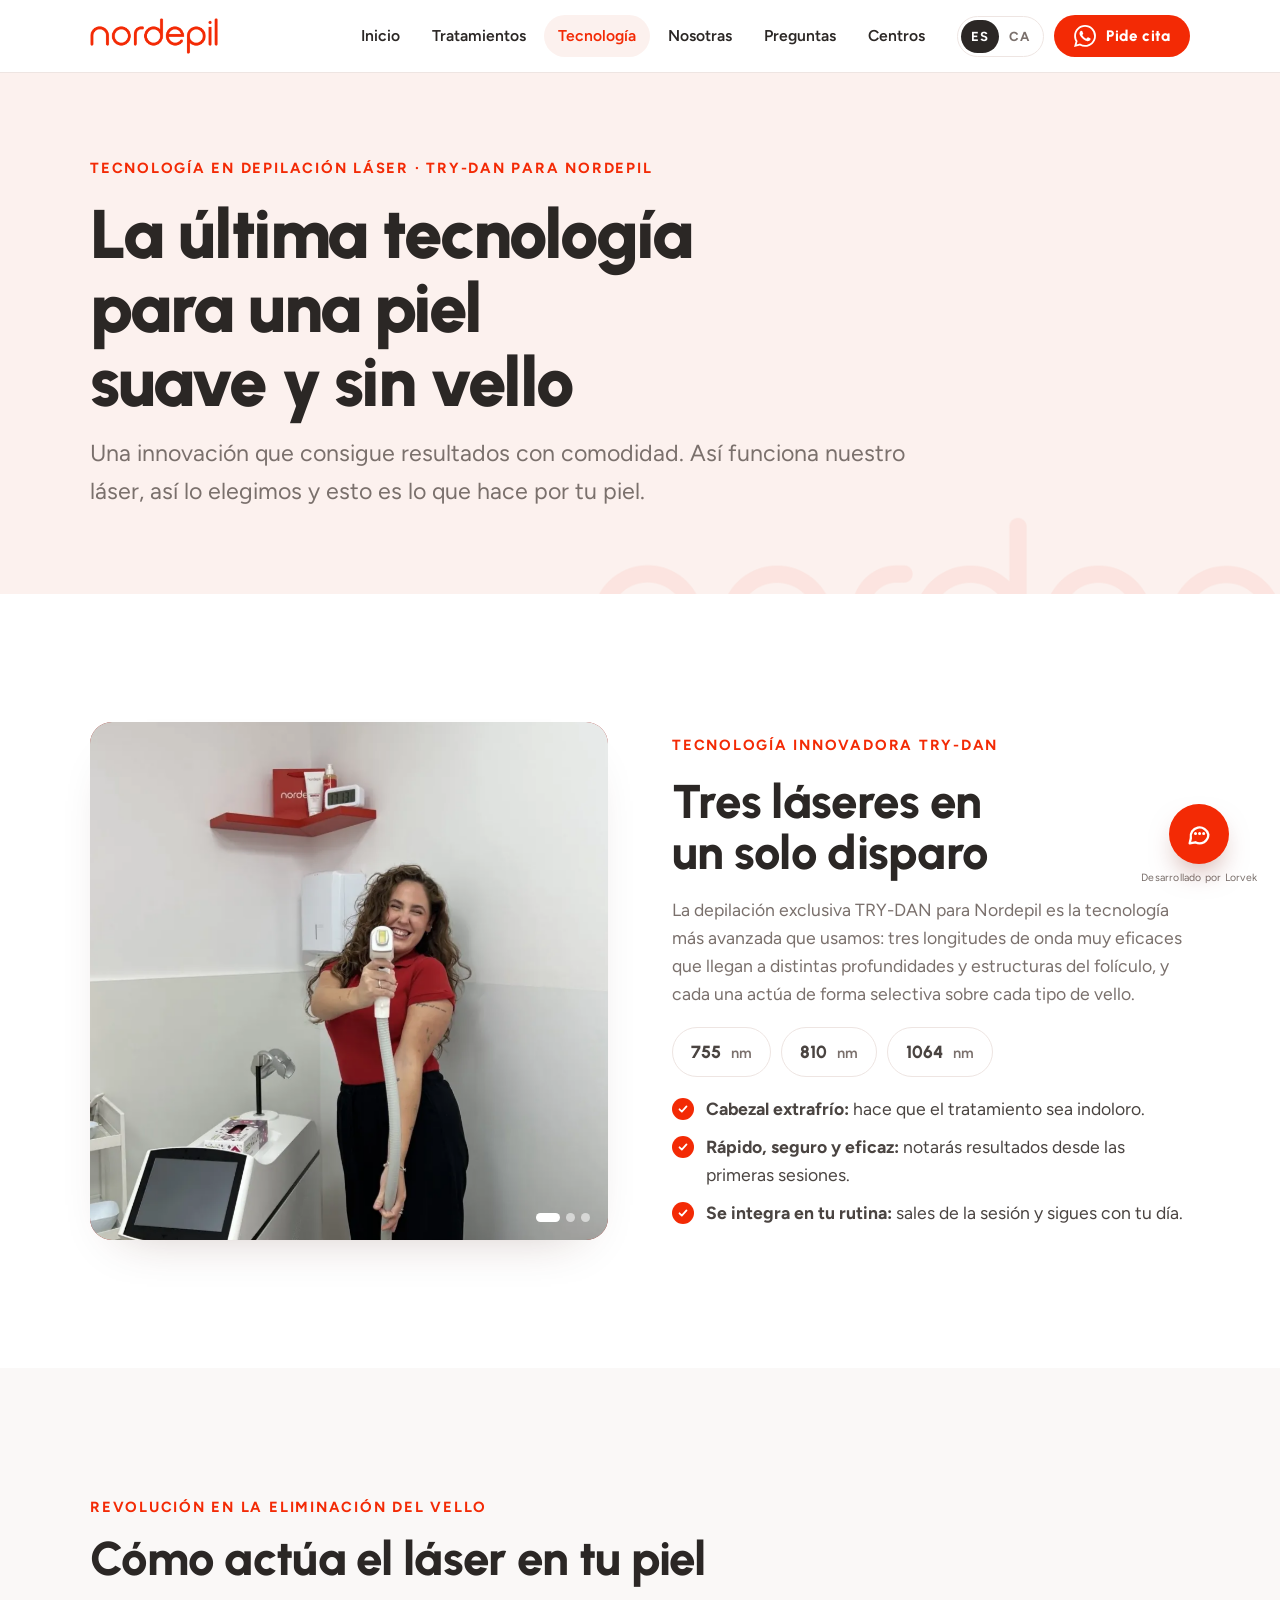
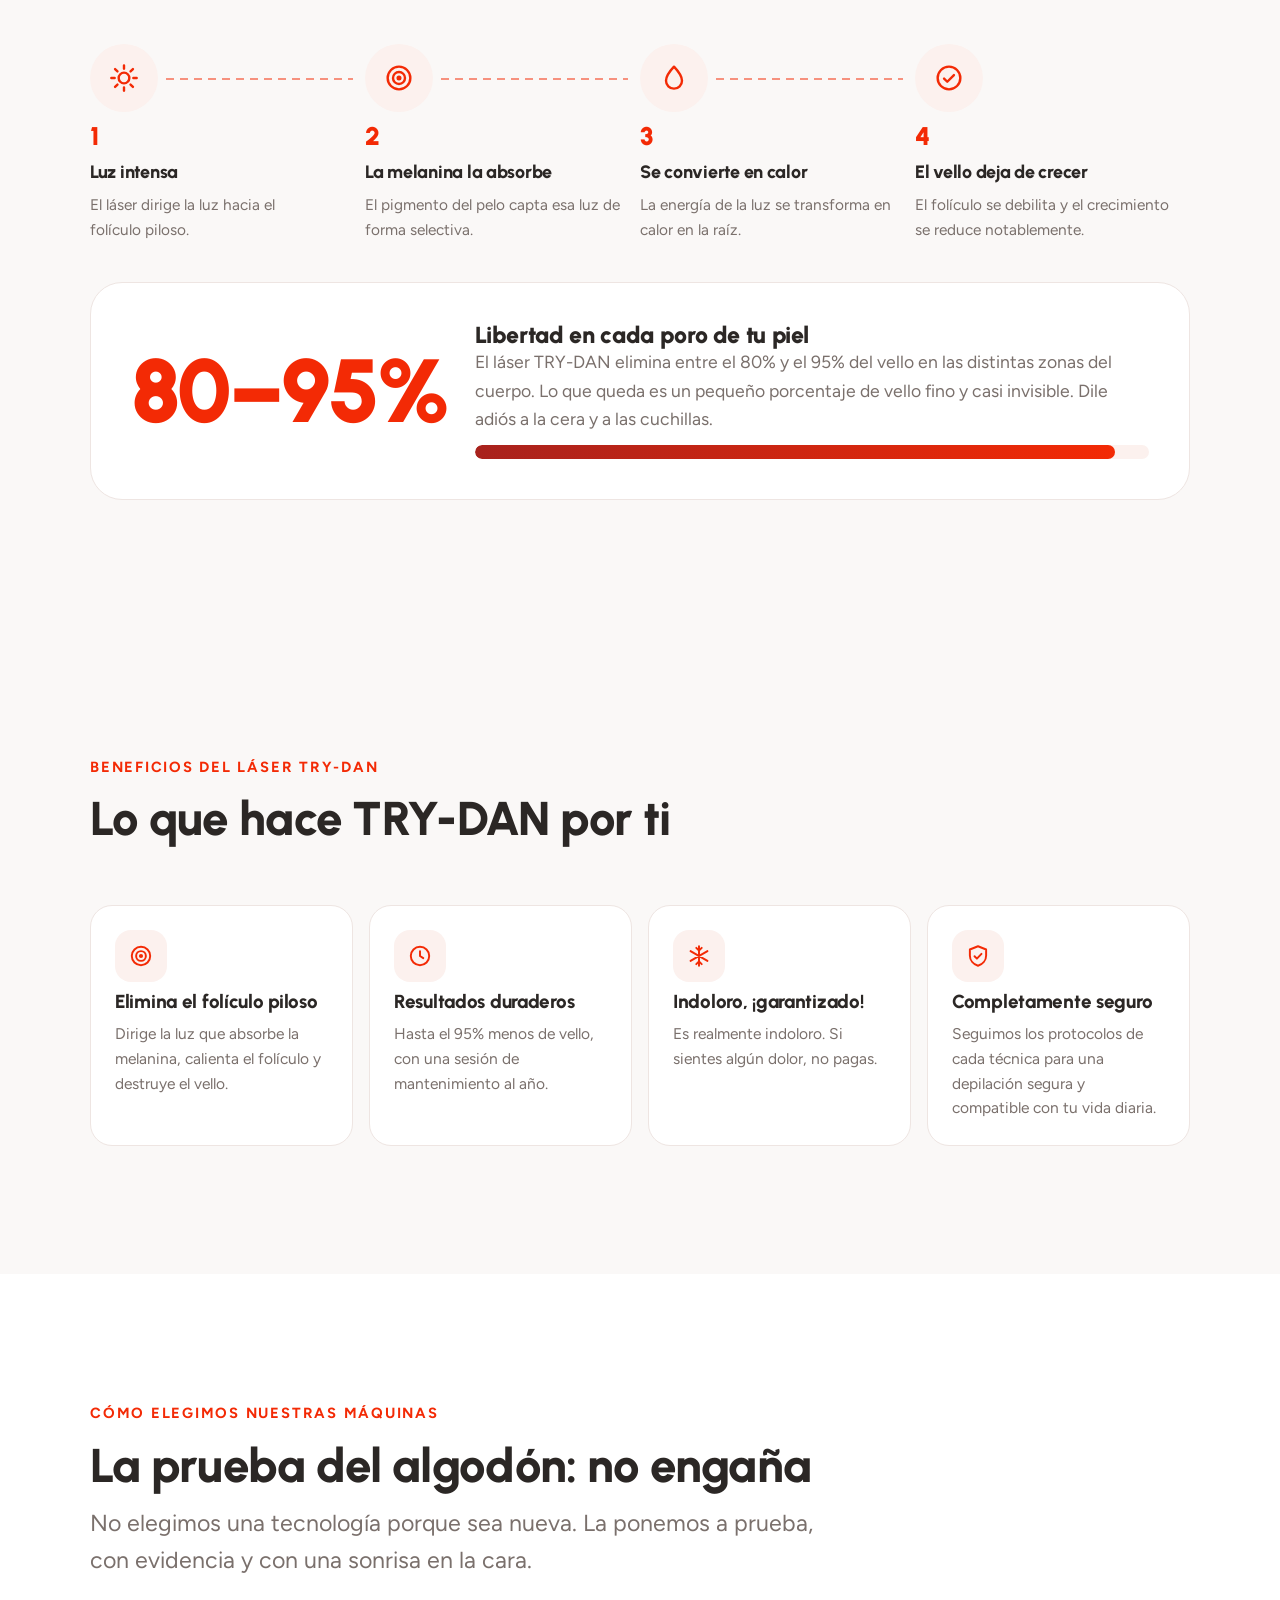
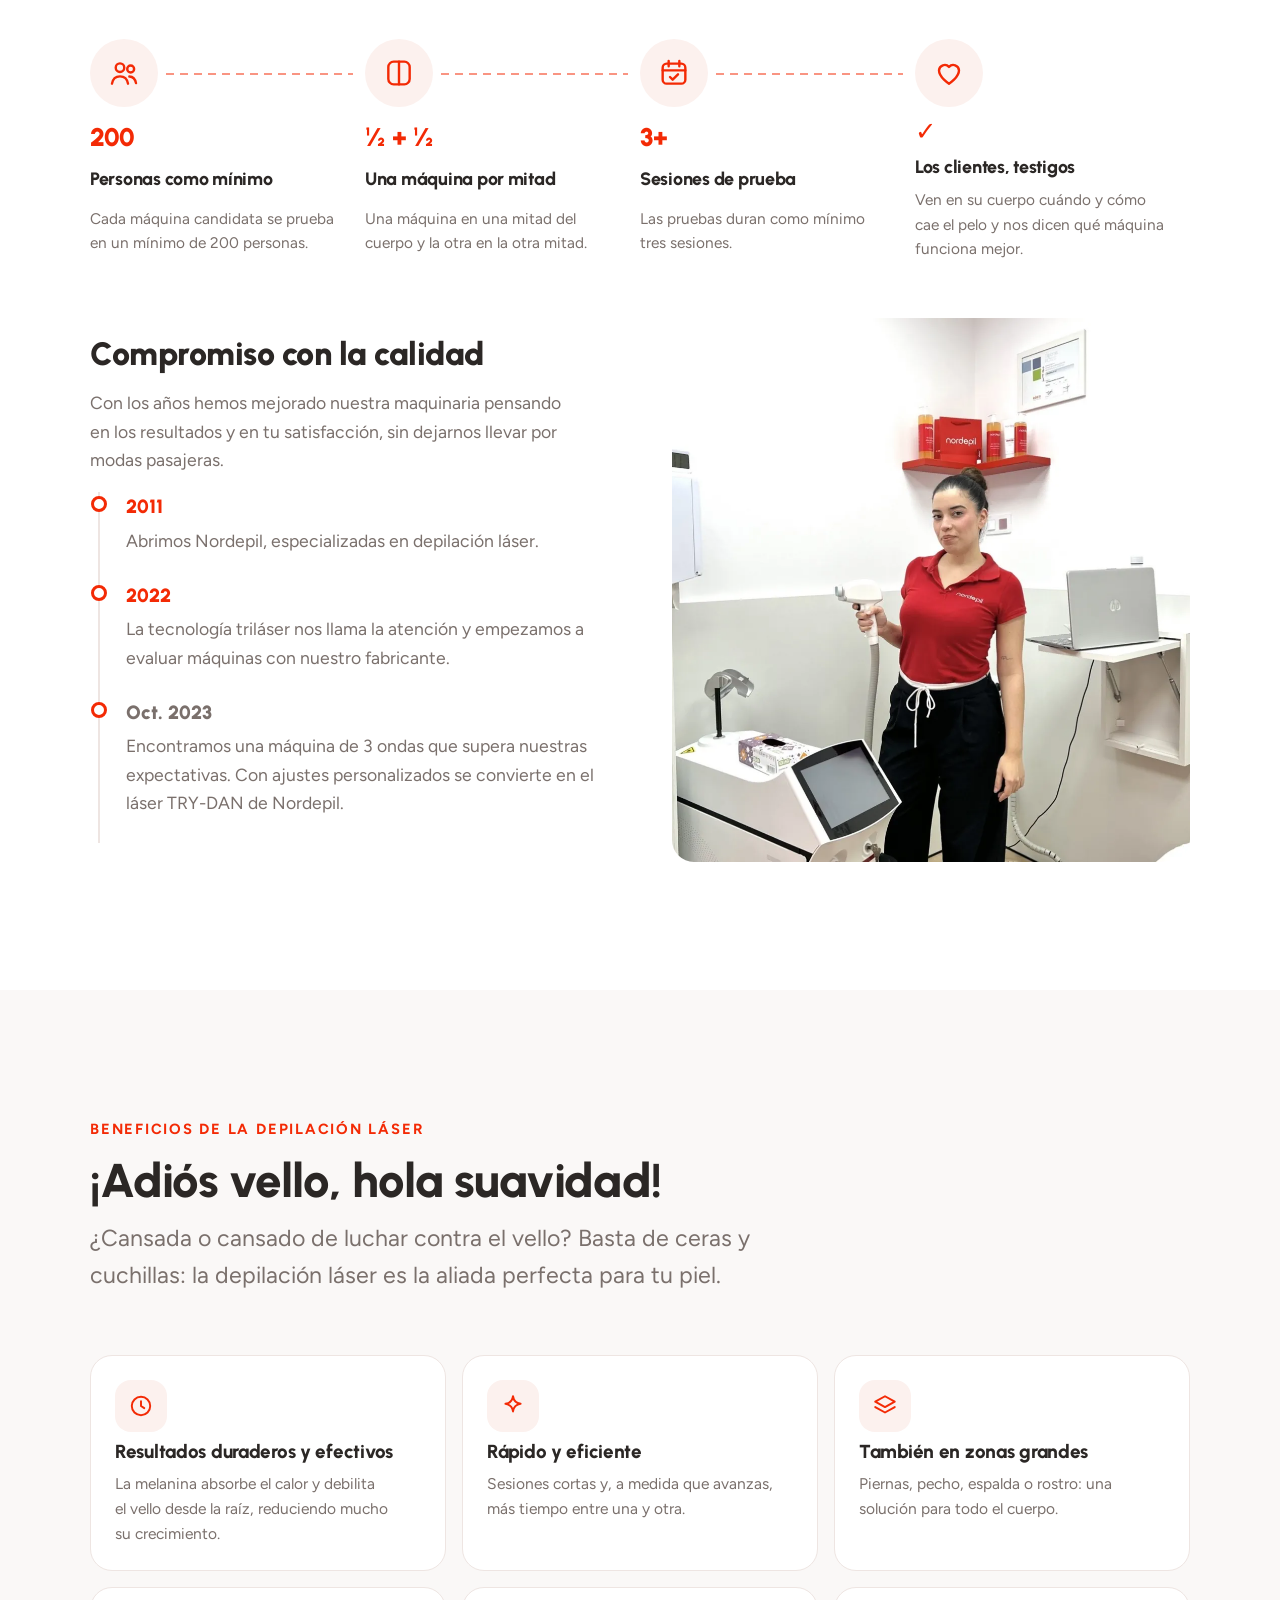
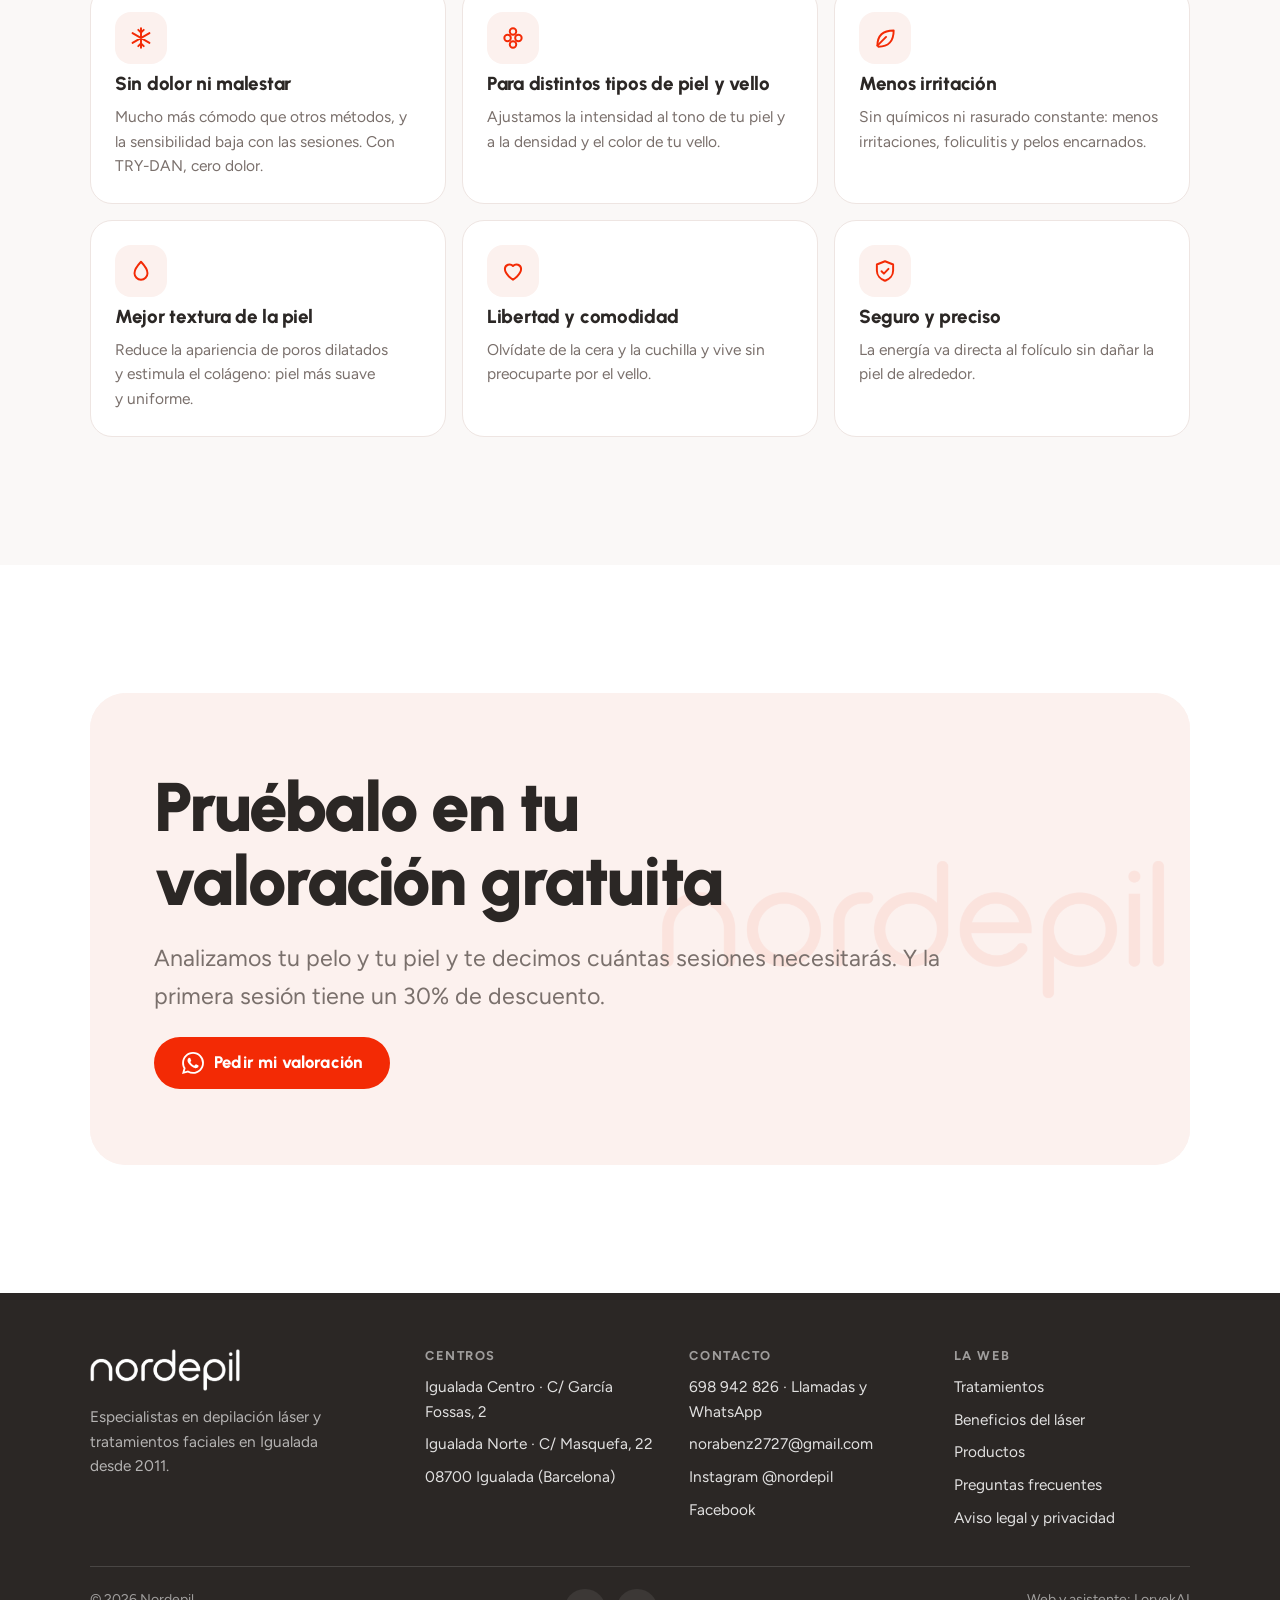
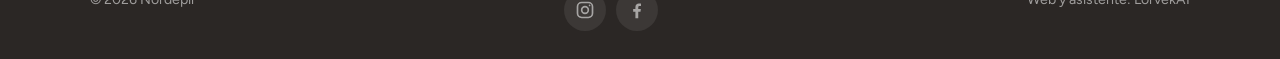
<file: original/tecnologia.html>
<!doctype html>
<html lang="es" data-lang="es">
<head>
<meta charset="utf-8">
<meta name="robots" content="noindex, nofollow">
<meta name="viewport" content="width=device-width, initial-scale=1, viewport-fit=cover">
<title>Láser TRY-DAN y beneficios · Nordepil</title>
<meta name="title-es" content="Láser TRY-DAN y beneficios · Nordepil">
<meta name="title-ca" content="Làser TRY-DAN i beneficis · Nordepil">
<meta name="description" content="Tecnología triláser TRY-DAN: tres longitudes de onda (755, 810 y 1064 nm) en un solo disparo, cabezal extrafrío y entre un 80% y un 95% menos de vello. Beneficios de la depilación láser.">
<meta name="theme-color" content="#F32A05">
<link rel="canonical" href="https://depilacionlasernordepil.com/tecnologia.html">
<meta property="og:type" content="website">
<meta property="og:site_name" content="Nordepil">
<meta property="og:title" content="Láser TRY-DAN y beneficios · Nordepil">
<meta property="og:description" content="Tecnología triláser TRY-DAN: tres longitudes de onda (755, 810 y 1064 nm) en un solo disparo, cabezal extrafrío y entre un 80% y un 95% menos de vello. Beneficios de la depilación láser.">
<meta property="og:image" content="https://depilacionlasernordepil.com/img/equipo-laser.jpg">
<meta property="og:locale" content="es_ES">
<meta property="og:locale:alternate" content="ca_ES">
<link rel="icon" type="image/png" sizes="32x32" href="img/favicon-32.png">
<link rel="apple-touch-icon" href="img/apple-touch-icon.png">
<link rel="preconnect" href="https://fonts.googleapis.com">
<link rel="preconnect" href="https://fonts.gstatic.com" crossorigin>
<link rel="stylesheet" href="https://fonts.googleapis.com/css2?family=Figtree:ital,wght@0,400;0,500;0,600;0,700;1,400&family=Urbanist:wght@700;800;900&display=swap">
<link rel="stylesheet" href="css/styles.css">
</head>
<body>
<a class="skip" href="#main"><span lang="es">Saltar al contenido</span><span lang="ca">Anar al contingut</span></a>
<header class="site-header">
  <div class="wrap">
    <a class="brand" href="index.html" aria-label="Nordepil"><img src="img/logo-rojo.png" alt="Nordepil" width="1702" height="474"></a>
    <nav class="nav" id="nav" aria-label="Menú">
        <a href="index.html"><span lang="es">Inicio</span><span lang="ca">Inici</span></a>
        <a href="tratamientos.html"><span lang="es">Tratamientos</span><span lang="ca">Tractaments</span></a>
        <a href="tecnologia.html" aria-current="page"><span lang="es">Tecnología</span><span lang="ca">Tecnologia</span></a>
        <a href="nosotras.html"><span lang="es">Nosotras</span><span lang="ca">Nosaltres</span></a>
        <a href="preguntas.html"><span lang="es">Preguntas</span><span lang="ca">Preguntes</span></a>
        <a href="centros.html"><span lang="es">Centros</span><span lang="ca">Centres</span></a>
    </nav>
    <div class="header-tools">
      <div class="lang" role="group" aria-label="Idioma">
        <button type="button" data-set-lang="es" aria-pressed="true">ES</button>
        <button type="button" data-set-lang="ca" aria-pressed="false">CA</button>
      </div>
      <a class="btn btn--red btn--small header-cta" data-wa="cabecera" href="https://wa.me/34698942826"><svg viewBox="0 0 24 24" fill="currentColor" aria-hidden="true"><path d="M17.472 14.382c-.297-.149-1.758-.867-2.03-.967-.273-.099-.471-.148-.67.15-.197.297-.767.966-.94 1.164-.173.199-.347.223-.644.075-.297-.15-1.255-.463-2.39-1.475-.883-.788-1.48-1.761-1.653-2.059-.173-.297-.018-.458.13-.606.134-.133.298-.347.446-.52.149-.174.198-.298.298-.497.099-.198.05-.371-.025-.52-.075-.149-.669-1.612-.916-2.207-.242-.579-.487-.5-.669-.51-.173-.008-.371-.01-.57-.01-.198 0-.52.074-.792.372-.272.297-1.04 1.016-1.04 2.479 0 1.462 1.065 2.875 1.213 3.074.149.198 2.096 3.2 5.077 4.487.709.306 1.262.489 1.694.625.712.227 1.36.195 1.871.118.571-.085 1.758-.719 2.006-1.413.248-.694.248-1.289.173-1.413-.074-.124-.272-.198-.57-.347m-5.421 7.403h-.004a9.87 9.87 0 01-5.031-1.378l-.361-.214-3.741.982.998-3.648-.235-.374a9.86 9.86 0 01-1.51-5.26c.001-5.45 4.436-9.884 9.888-9.884 2.64 0 5.122 1.03 6.988 2.898a9.825 9.825 0 012.893 6.994c-.003 5.45-4.437 9.884-9.885 9.884m8.413-18.297A11.815 11.815 0 0012.05 0C5.495 0 .16 5.335.157 11.892c0 2.096.547 4.142 1.588 5.945L.057 24l6.305-1.654a11.882 11.882 0 005.683 1.448h.005c6.554 0 11.89-5.335 11.893-11.893a11.821 11.821 0 00-3.48-8.413z"/></svg><span lang="es">Pide cita</span><span lang="ca">Demana cita</span></a>
      <button class="menu-toggle" type="button" aria-expanded="false" aria-controls="nav" aria-label="Menú"><svg viewBox="0 0 24 24" fill="none" stroke="currentColor" stroke-width="2.4" stroke-linecap="round" aria-hidden="true"><path d="M4 7h16M4 12h16M4 17h16"/></svg></button>
    </div>
  </div>
</header>
<main id="main">
<section class="page-hero">
  <div class="wrap">
    <span class="eyebrow"><span lang="es">Tecnología en depilación láser · TRY-DAN para Nordepil</span><span lang="ca">Tecnologia en depilació làser · TRY-DAN per a Nordepil</span></span>
    <h1><span lang="es">La última tecnología para una piel suave y sin vello</span><span lang="ca">L'última tecnologia per a una pell suau i sense pèl</span></h1>
    <p class="lede" lang="es">Una innovación que consigue resultados con comodidad. Así funciona nuestro láser, así lo elegimos y esto es lo que hace por tu piel.</p>
    <p class="lede" lang="ca">Una innovació que aconsegueix resultats amb comoditat. Així funciona el nostre làser, així el vam triar i això és el que fa per la teva pell.</p>
  </div>
</section>

<section class="section">
  <div class="wrap feature">
    <div class="feature-media sr">
      <div class="slideshow" data-slideshow style="border-radius:var(--radius)">
        <picture><source srcset="img/equipo-laser.webp" type="image/webp"><img src="img/equipo-laser.jpg" alt="Depiladora de Nordepil con el cabezal del láser TRY-DAN en la mano" width="1160" height="1081"></picture>
        <picture><source srcset="img/cabina-depiladora.webp" type="image/webp"><img src="img/cabina-depiladora.jpg" alt="Depiladora de Nordepil junto a la máquina TRY-DAN" width="1156" height="1082" loading="lazy"></picture>
        <picture><source srcset="img/cabina.webp" type="image/webp"><img src="img/cabina.jpg" alt="Cabina de tratamiento de Nordepil" width="1148" height="1096" loading="lazy"></picture>
        <div class="slide-dots" role="group" aria-label="Fotos"></div>
      </div>
    </div>
    <div class="feature-copy sr">
      <span class="eyebrow"><span lang="es">Tecnología innovadora TRY-DAN</span><span lang="ca">Tecnologia innovadora TRY-DAN</span></span>
      <h2><span lang="es">Tres láseres en un solo disparo</span><span lang="ca">Tres làsers en un sol tret</span></h2>
      <p lang="es">La depilación exclusiva TRY-DAN para Nordepil es la tecnología más avanzada que usamos: tres longitudes de onda muy eficaces que llegan a distintas profundidades y estructuras del folículo, y cada una actúa de forma selectiva sobre cada tipo de vello.</p>
      <p lang="ca">La depilació exclusiva TRY-DAN per a Nordepil és la tecnologia més avançada que fem servir: tres longituds d'ona molt eficaces que arriben a diferents profunditats i estructures del fol·licle, i cadascuna actua de manera selectiva sobre cada tipus de pèl.</p>
      <div class="waves" aria-label="Longitudes de onda">
        <span class="wave">755 <small>nm</small></span>
        <span class="wave">810 <small>nm</small></span>
        <span class="wave">1064 <small>nm</small></span>
      </div>
      <ul class="checks">
        <li><span lang="es"><strong>Cabezal extrafrío:</strong> hace que el tratamiento sea indoloro.</span><span lang="ca"><strong>Capçal extrafred:</strong> fa que el tractament sigui indolor.</span></li>
        <li><span lang="es"><strong>Rápido, seguro y eficaz:</strong> notarás resultados desde las primeras sesiones.</span><span lang="ca"><strong>Ràpid, segur i eficaç:</strong> notaràs resultats des de les primeres sessions.</span></li>
        <li><span lang="es"><strong>Se integra en tu rutina:</strong> sales de la sesión y sigues con tu día.</span><span lang="ca"><strong>S'integra a la teva rutina:</strong> surts de la sessió i continues amb el teu dia.</span></li>
      </ul>
    </div>
  </div>
</section>

<section class="section section--blush">
  <div class="wrap">
    <div class="section-head sr">
      <span class="eyebrow"><span lang="es">Revolución en la eliminación del vello</span><span lang="ca">Revolució en l'eliminació del pèl</span></span>
      <h2><span lang="es">Cómo actúa el láser en tu piel</span><span lang="ca">Com actua el làser a la teva pell</span></h2>
    </div>
    <ol class="process sr">
      <li><span class="p-ico"><svg viewBox="0 0 24 24" fill="none" stroke="currentColor" stroke-width="1.8" stroke-linecap="round" stroke-linejoin="round" aria-hidden="true"><circle cx="12" cy="12" r="4"/><path d="M12 2.5V5M12 19v2.5M2.5 12H5M19 12h2.5M5.3 5.3l1.8 1.8M16.9 16.9l1.8 1.8M5.3 18.7l1.8-1.8M16.9 7.1l1.8-1.8"/></svg></span><strong>1</strong><h3><span lang="es">Luz intensa</span><span lang="ca">Llum intensa</span></h3><p lang="es">El láser dirige la luz hacia el folículo piloso.</p><p lang="ca">El làser dirigeix la llum cap al fol·licle pilós.</p></li>
      <li><span class="p-ico"><svg viewBox="0 0 24 24" fill="none" stroke="currentColor" stroke-width="1.8" stroke-linecap="round" stroke-linejoin="round" aria-hidden="true"><circle cx="12" cy="12" r="8.5"/><circle cx="12" cy="12" r="4.5"/><circle cx="12" cy="12" r="1" fill="currentColor"/></svg></span><strong>2</strong><h3><span lang="es">La melanina la absorbe</span><span lang="ca">La melanina l'absorbeix</span></h3><p lang="es">El pigmento del pelo capta esa luz de forma selectiva.</p><p lang="ca">El pigment del pèl capta aquesta llum de manera selectiva.</p></li>
      <li><span class="p-ico"><svg viewBox="0 0 24 24" fill="none" stroke="currentColor" stroke-width="1.8" stroke-linecap="round" stroke-linejoin="round" aria-hidden="true"><path d="M12 3.5s6 6.4 6 10.5a6 6 0 0 1-12 0c0-4.1 6-10.5 6-10.5z"/></svg></span><strong>3</strong><h3><span lang="es">Se convierte en calor</span><span lang="ca">Es converteix en calor</span></h3><p lang="es">La energía de la luz se transforma en calor en la raíz.</p><p lang="ca">L'energia de la llum es transforma en calor a l'arrel.</p></li>
      <li><span class="p-ico"><svg viewBox="0 0 24 24" fill="none" stroke="currentColor" stroke-width="1.8" stroke-linecap="round" stroke-linejoin="round" aria-hidden="true"><circle cx="12" cy="12" r="8.5"/><path d="M8.3 12.4l2.4 2.4 5-5"/></svg></span><strong>4</strong><h3><span lang="es">El vello deja de crecer</span><span lang="ca">El pèl deixa de créixer</span></h3><p lang="es">El folículo se debilita y el crecimiento se reduce notablemente.</p><p lang="ca">El fol·licle s'afebleix i el creixement es redueix notablement.</p></li>
    </ol>

    <div class="efficacy sr" style="margin-top:40px">
      <span class="num">80–95%</span>
      <div>
        <h3 style="font-size:var(--step-1);font-weight:900"><span lang="es">Libertad en cada poro de tu piel</span><span lang="ca">Llibertat a cada porus de la teva pell</span></h3>
        <p lang="es">El láser TRY-DAN elimina entre el 80% y el 95% del vello en las distintas zonas del cuerpo. Lo que queda es un pequeño porcentaje de vello fino y casi invisible. Dile adiós a la cera y a las cuchillas.</p>
        <p lang="ca">El làser TRY-DAN elimina entre el 80% i el 95% del pèl a les diferents zones del cos. El que queda és un petit percentatge de pèl fi i gairebé invisible. Digues adeu a la cera i a les fulles.</p>
        <div class="bar" role="img" aria-label="Hasta un 95% menos de vello"><span></span></div>
      </div>
    </div>
  </div>
</section>

<section class="section section--red">
  <div class="wrap">
    <div class="section-head sr">
      <span class="eyebrow"><span lang="es">Beneficios del láser TRY-DAN</span><span lang="ca">Beneficis del làser TRY-DAN</span></span>
      <h2><span lang="es">Lo que hace TRY-DAN por ti</span><span lang="ca">El que fa TRY-DAN per tu</span></h2>
    </div>
    <div class="benefits benefits--4">
      <article class="benefit sr"><span class="ico"><svg viewBox="0 0 24 24" fill="none" stroke="currentColor" stroke-width="1.8" stroke-linecap="round" stroke-linejoin="round" aria-hidden="true"><circle cx="12" cy="12" r="8.5"/><circle cx="12" cy="12" r="4.5"/><circle cx="12" cy="12" r="1" fill="currentColor"/></svg></span><h3><span lang="es">Elimina el folículo piloso</span><span lang="ca">Elimina el fol·licle pilós</span></h3><p lang="es">Dirige la luz que absorbe la melanina, calienta el folículo y destruye el vello.</p><p lang="ca">Dirigeix la llum que absorbeix la melanina, escalfa el fol·licle i destrueix el pèl.</p></article>
      <article class="benefit sr"><span class="ico"><svg viewBox="0 0 24 24" fill="none" stroke="currentColor" stroke-width="1.8" stroke-linecap="round" stroke-linejoin="round" aria-hidden="true"><circle cx="12" cy="12" r="8.5"/><path d="M12 7.5V12l3 2"/></svg></span><h3><span lang="es">Resultados duraderos</span><span lang="ca">Resultats duradors</span></h3><p lang="es">Hasta el 95% menos de vello, con una sesión de mantenimiento al año.</p><p lang="ca">Fins a un 95% menys de pèl, amb una sessió de manteniment l'any.</p></article>
      <article class="benefit sr"><span class="ico"><svg viewBox="0 0 24 24" fill="none" stroke="currentColor" stroke-width="1.8" stroke-linecap="round" stroke-linejoin="round" aria-hidden="true"><path d="M12 3v18M4.2 7.5l15.6 9M4.2 16.5l15.6-9M9.5 4.5 12 7l2.5-2.5M9.5 19.5 12 17l2.5 2.5"/></svg></span><h3><span lang="es">Indoloro, ¡garantizado!</span><span lang="ca">Indolor, garantit!</span></h3><p lang="es">Es realmente indoloro. Si sientes algún dolor, no pagas.</p><p lang="ca">És realment indolor. Si sents cap dolor, no pagues.</p></article>
      <article class="benefit sr"><span class="ico"><svg viewBox="0 0 24 24" fill="none" stroke="currentColor" stroke-width="1.8" stroke-linecap="round" stroke-linejoin="round" aria-hidden="true"><path d="M12 3l7.5 3v5.5c0 4.6-3.2 8.2-7.5 9.5-4.3-1.3-7.5-4.9-7.5-9.5V6z"/><path d="M8.8 12.2l2.2 2.2 4.2-4.4"/></svg></span><h3><span lang="es">Completamente seguro</span><span lang="ca">Completament segur</span></h3><p lang="es">Seguimos los protocolos de cada técnica para una depilación segura y compatible con tu vida diaria.</p><p lang="ca">Seguim els protocols de cada tècnica per a una depilació segura i compatible amb la teva vida diària.</p></article>
    </div>
  </div>
</section>

<section class="section" id="prueba">
  <div class="wrap">
    <div class="section-head sr">
      <span class="eyebrow"><span lang="es">Cómo elegimos nuestras máquinas</span><span lang="ca">Com triem les nostres màquines</span></span>
      <h2><span lang="es">La prueba del algodón: no engaña</span><span lang="ca">La prova del cotó: no enganya</span></h2>
      <p class="lede" lang="es">No elegimos una tecnología porque sea nueva. La ponemos a prueba, con evidencia y con una sonrisa en la cara.</p>
      <p class="lede" lang="ca">No triem una tecnologia perquè sigui nova. La posem a prova, amb evidència i amb un somriure a la cara.</p>
    </div>
    <ol class="process sr">
      <li><span class="p-ico"><svg viewBox="0 0 24 24" fill="none" stroke="currentColor" stroke-width="1.8" stroke-linecap="round" stroke-linejoin="round" aria-hidden="true"><circle cx="9" cy="8" r="3.2"/><path d="M3 20c.6-3.6 3-5.5 6-5.5s5.4 1.9 6 5.5"/><circle cx="17" cy="9" r="2.6"/><path d="M16 14.6c2.6.1 4.4 1.9 5 5"/></svg></span><strong>200</strong><h3><span lang="es">Personas como mínimo</span><span lang="ca">Persones com a mínim</span></h3><p lang="es">Cada máquina candidata se prueba en un mínimo de 200 personas.</p><p lang="ca">Cada màquina candidata es prova en un mínim de 200 persones.</p></li>
      <li><span class="p-ico"><svg viewBox="0 0 24 24" fill="none" stroke="currentColor" stroke-width="1.8" stroke-linecap="round" stroke-linejoin="round" aria-hidden="true"><rect x="4" y="3.5" width="16" height="17" rx="4"/><path d="M12 3.5v17"/></svg></span><strong>½ + ½</strong><h3><span lang="es">Una máquina por mitad</span><span lang="ca">Una màquina per meitat</span></h3><p lang="es">Una máquina en una mitad del cuerpo y la otra en la otra mitad.</p><p lang="ca">Una màquina a una meitat del cos i l'altra a l'altra meitat.</p></li>
      <li><span class="p-ico"><svg viewBox="0 0 24 24" fill="none" stroke="currentColor" stroke-width="1.8" stroke-linecap="round" stroke-linejoin="round" aria-hidden="true"><rect x="3.5" y="5" width="17" height="15" rx="3"/><path d="M8 3v4M16 3v4M3.5 10h17M9 15l2 2 4-4"/></svg></span><strong>3+</strong><h3><span lang="es">Sesiones de prueba</span><span lang="ca">Sessions de prova</span></h3><p lang="es">Las pruebas duran como mínimo tres sesiones.</p><p lang="ca">Les proves duren com a mínim tres sessions.</p></li>
      <li><span class="p-ico"><svg viewBox="0 0 24 24" fill="none" stroke="currentColor" stroke-width="1.8" stroke-linecap="round" stroke-linejoin="round" aria-hidden="true"><path d="M12 20s-7.5-4.6-7.5-10A4.3 4.3 0 0 1 12 7.4 4.3 4.3 0 0 1 19.5 10c0 5.4-7.5 10-7.5 10z"/></svg></span><strong>✓</strong><h3><span lang="es">Los clientes, testigos</span><span lang="ca">Els clients, testimonis</span></h3><p lang="es">Ven en su cuerpo cuándo y cómo cae el pelo y nos dicen qué máquina funciona mejor.</p><p lang="ca">Veuen al seu cos quan i com cau el pèl i ens diuen quina màquina funciona millor.</p></li>
    </ol>
    <div class="feature" style="margin-top:56px">
      <div class="feature-copy sr">
        <h3 style="font-size:var(--step-2);font-weight:900"><span lang="es">Compromiso con la calidad</span><span lang="ca">Compromís amb la qualitat</span></h3>
        <p lang="es">Con los años hemos mejorado nuestra maquinaria pensando en los resultados y en tu satisfacción, sin dejarnos llevar por modas pasajeras.</p>
        <p lang="ca">Amb els anys hem millorat la nostra maquinària pensant en els resultats i en la teva satisfacció, sense deixar-nos endur per modes passatgeres.</p>
        <ol class="timeline">
          <li><strong>2011</strong><span lang="es">Abrimos Nordepil, especializadas en depilación láser.</span><span lang="ca">Obrim Nordepil, especialitzades en depilació làser.</span></li>
          <li><strong>2022</strong><span lang="es">La tecnología triláser nos llama la atención y empezamos a evaluar máquinas con nuestro fabricante.</span><span lang="ca">La tecnologia trilàser ens crida l'atenció i comencem a avaluar màquines amb el nostre fabricant.</span></li>
          <li><strong><span lang="es">Oct. 2023</span><span lang="ca">Oct. 2023</span></strong><span lang="es">Encontramos una máquina de 3 ondas que supera nuestras expectativas. Con ajustes personalizados se convierte en el láser TRY-DAN de Nordepil.</span><span lang="ca">Trobem una màquina de 3 ones que supera les nostres expectatives. Amb ajustos personalitzats es converteix en el làser TRY-DAN de Nordepil.</span></li>
        </ol>
      </div>
      <div class="feature-media sr">
        <picture><source srcset="img/cabina-depiladora.webp" type="image/webp"><img src="img/cabina-depiladora.jpg" alt="Depiladora de Nordepil junto a la máquina TRY-DAN" width="1156" height="1082" loading="lazy"></picture>
      </div>
    </div>
  </div>
</section>

<section class="section section--blush" id="beneficios">
  <div class="wrap">
    <div class="section-head sr">
      <span class="eyebrow"><span lang="es">Beneficios de la depilación láser</span><span lang="ca">Beneficis de la depilació làser</span></span>
      <h2><span lang="es">¡Adiós vello, hola suavidad!</span><span lang="ca">Adeu pèl, hola suavitat!</span></h2>
      <p class="lede" lang="es">¿Cansada o cansado de luchar contra el vello? Basta de ceras y cuchillas: la depilación láser es la aliada perfecta para tu piel.</p>
      <p class="lede" lang="ca">Cansada o cansat de lluitar contra el pèl? Prou de ceres i fulles: la depilació làser és l'aliada perfecta per a la teva pell.</p>
    </div>
    <div class="benefits">
      <article class="benefit sr"><span class="ico"><svg viewBox="0 0 24 24" fill="none" stroke="currentColor" stroke-width="1.8" stroke-linecap="round" stroke-linejoin="round" aria-hidden="true"><circle cx="12" cy="12" r="8.5"/><path d="M12 7.5V12l3 2"/></svg></span><h3><span lang="es">Resultados duraderos y efectivos</span><span lang="ca">Resultats duradors i efectius</span></h3><p lang="es">La melanina absorbe el calor y debilita el vello desde la raíz, reduciendo mucho su crecimiento.</p><p lang="ca">La melanina absorbeix la calor i afebleix el pèl des de l'arrel, reduint molt el seu creixement.</p></article>
      <article class="benefit sr"><span class="ico"><svg viewBox="0 0 24 24" fill="none" stroke="currentColor" stroke-width="1.8" stroke-linecap="round" stroke-linejoin="round" aria-hidden="true"><path d="M12 3c.6 4.2 2.8 6.4 7 7-4.2.6-6.4 2.8-7 7-.6-4.2-2.8-6.4-7-7 4.2-.6 6.4-2.8 7-7z"/></svg></span><h3><span lang="es">Rápido y eficiente</span><span lang="ca">Ràpid i eficient</span></h3><p lang="es">Sesiones cortas y, a medida que avanzas, más tiempo entre una y otra.</p><p lang="ca">Sessions curtes i, a mesura que avances, més temps entre una i l'altra.</p></article>
      <article class="benefit sr"><span class="ico"><svg viewBox="0 0 24 24" fill="none" stroke="currentColor" stroke-width="1.8" stroke-linecap="round" stroke-linejoin="round" aria-hidden="true"><path d="M12 3 3 8l9 5 9-5z"/><path d="M3 13l9 5 9-5"/></svg></span><h3><span lang="es">También en zonas grandes</span><span lang="ca">També en zones grans</span></h3><p lang="es">Piernas, pecho, espalda o rostro: una solución para todo el cuerpo.</p><p lang="ca">Cames, pit, esquena o rostre: una solució per a tot el cos.</p></article>
      <article class="benefit sr"><span class="ico"><svg viewBox="0 0 24 24" fill="none" stroke="currentColor" stroke-width="1.8" stroke-linecap="round" stroke-linejoin="round" aria-hidden="true"><path d="M12 3v18M4.2 7.5l15.6 9M4.2 16.5l15.6-9M9.5 4.5 12 7l2.5-2.5M9.5 19.5 12 17l2.5 2.5"/></svg></span><h3><span lang="es">Sin dolor ni malestar</span><span lang="ca">Sense dolor ni malestar</span></h3><p lang="es">Mucho más cómodo que otros métodos, y la sensibilidad baja con las sesiones. Con TRY-DAN, cero dolor.</p><p lang="ca">Molt més còmode que altres mètodes, i la sensibilitat baixa amb les sessions. Amb TRY-DAN, zero dolor.</p></article>
      <article class="benefit sr"><span class="ico"><svg viewBox="0 0 24 24" fill="none" stroke="currentColor" stroke-width="1.8" stroke-linecap="round" stroke-linejoin="round" aria-hidden="true"><circle cx="7" cy="12" r="3"/><circle cx="17" cy="12" r="3"/><circle cx="12" cy="6" r="3"/><circle cx="12" cy="18" r="3"/></svg></span><h3><span lang="es">Para distintos tipos de piel y vello</span><span lang="ca">Per a diferents tipus de pell i pèl</span></h3><p lang="es">Ajustamos la intensidad al tono de tu piel y a la densidad y el color de tu vello.</p><p lang="ca">Ajustem la intensitat al to de la teva pell i a la densitat i el color del teu pèl.</p></article>
      <article class="benefit sr"><span class="ico"><svg viewBox="0 0 24 24" fill="none" stroke="currentColor" stroke-width="1.8" stroke-linecap="round" stroke-linejoin="round" aria-hidden="true"><path d="M5 19c0-9 5-14 15-14 0 10-5 15-14 15"/><path d="M5 19 13 11"/></svg></span><h3><span lang="es">Menos irritación</span><span lang="ca">Menys irritació</span></h3><p lang="es">Sin químicos ni rasurado constante: menos irritaciones, foliculitis y pelos encarnados.</p><p lang="ca">Sense químics ni afaitat constant: menys irritacions, foliculitis i pèls encarnats.</p></article>
      <article class="benefit sr"><span class="ico"><svg viewBox="0 0 24 24" fill="none" stroke="currentColor" stroke-width="1.8" stroke-linecap="round" stroke-linejoin="round" aria-hidden="true"><path d="M12 3.5s6 6.4 6 10.5a6 6 0 0 1-12 0c0-4.1 6-10.5 6-10.5z"/></svg></span><h3><span lang="es">Mejor textura de la piel</span><span lang="ca">Millor textura de la pell</span></h3><p lang="es">Reduce la apariencia de poros dilatados y estimula el colágeno: piel más suave y uniforme.</p><p lang="ca">Redueix l'aparença de porus dilatats i estimula el col·lagen: pell més suau i uniforme.</p></article>
      <article class="benefit sr"><span class="ico"><svg viewBox="0 0 24 24" fill="none" stroke="currentColor" stroke-width="1.8" stroke-linecap="round" stroke-linejoin="round" aria-hidden="true"><path d="M12 20s-7.5-4.6-7.5-10A4.3 4.3 0 0 1 12 7.4 4.3 4.3 0 0 1 19.5 10c0 5.4-7.5 10-7.5 10z"/></svg></span><h3><span lang="es">Libertad y comodidad</span><span lang="ca">Llibertat i comoditat</span></h3><p lang="es">Olvídate de la cera y la cuchilla y vive sin preocuparte por el vello.</p><p lang="ca">Oblida't de la cera i la fulla i viu sense preocupar-te pel pèl.</p></article>
      <article class="benefit sr"><span class="ico"><svg viewBox="0 0 24 24" fill="none" stroke="currentColor" stroke-width="1.8" stroke-linecap="round" stroke-linejoin="round" aria-hidden="true"><path d="M12 3l7.5 3v5.5c0 4.6-3.2 8.2-7.5 9.5-4.3-1.3-7.5-4.9-7.5-9.5V6z"/><path d="M8.8 12.2l2.2 2.2 4.2-4.4"/></svg></span><h3><span lang="es">Seguro y preciso</span><span lang="ca">Segur i precís</span></h3><p lang="es">La energía va directa al folículo sin dañar la piel de alrededor.</p><p lang="ca">L'energia va directa al fol·licle sense danyar la pell del voltant.</p></article>
    </div>
  </div>
</section>

<section class="section section--red cta-final">
  <div class="wrap">
    <h2><span lang="es">Pruébalo en tu valoración gratuita</span><span lang="ca">Prova-ho a la teva valoració gratuïta</span></h2>
    <p class="lede" lang="es">Analizamos tu pelo y tu piel y te decimos cuántas sesiones necesitarás. Y la primera sesión tiene un 30% de descuento.</p>
    <p class="lede" lang="ca">Analitzem el teu pèl i la teva pell i et diem quantes sessions necessitaràs. I la primera sessió té un 30% de descompte.</p>
    <a class="btn btn--white" data-wa="tecnologia-final" href="https://wa.me/34698942826"><svg viewBox="0 0 24 24" fill="currentColor" aria-hidden="true"><path d="M17.472 14.382c-.297-.149-1.758-.867-2.03-.967-.273-.099-.471-.148-.67.15-.197.297-.767.966-.94 1.164-.173.199-.347.223-.644.075-.297-.15-1.255-.463-2.39-1.475-.883-.788-1.48-1.761-1.653-2.059-.173-.297-.018-.458.13-.606.134-.133.298-.347.446-.52.149-.174.198-.298.298-.497.099-.198.05-.371-.025-.52-.075-.149-.669-1.612-.916-2.207-.242-.579-.487-.5-.669-.51-.173-.008-.371-.01-.57-.01-.198 0-.52.074-.792.372-.272.297-1.04 1.016-1.04 2.479 0 1.462 1.065 2.875 1.213 3.074.149.198 2.096 3.2 5.077 4.487.709.306 1.262.489 1.694.625.712.227 1.36.195 1.871.118.571-.085 1.758-.719 2.006-1.413.248-.694.248-1.289.173-1.413-.074-.124-.272-.198-.57-.347m-5.421 7.403h-.004a9.87 9.87 0 01-5.031-1.378l-.361-.214-3.741.982.998-3.648-.235-.374a9.86 9.86 0 01-1.51-5.26c.001-5.45 4.436-9.884 9.888-9.884 2.64 0 5.122 1.03 6.988 2.898a9.825 9.825 0 012.893 6.994c-.003 5.45-4.437 9.884-9.885 9.884m8.413-18.297A11.815 11.815 0 0012.05 0C5.495 0 .16 5.335.157 11.892c0 2.096.547 4.142 1.588 5.945L.057 24l6.305-1.654a11.882 11.882 0 005.683 1.448h.005c6.554 0 11.89-5.335 11.893-11.893a11.821 11.821 0 00-3.48-8.413z"/></svg><span lang="es">Pedir mi valoración</span><span lang="ca">Demanar la meva valoració</span></a>
  </div>
</section>
</main>
<footer class="site-footer">
  <div class="wrap">
    <div class="footer-grid">
      <div class="footer-logo">
        <img src="img/logo-blanco.png" alt="Nordepil" width="1702" height="474" loading="lazy">
        <p lang="es">Especialistas en depilación láser y tratamientos faciales en Igualada desde 2011.</p>
        <p lang="ca">Especialistes en depilació làser i tractaments facials a Igualada des de 2011.</p>
      </div>
      <div>
        <h4><span lang="es">Centros</span><span lang="ca">Centres</span></h4>
        <ul>
          <li><a href="centros.html#garcia-fossas"><span lang="es">Igualada Centro</span><span lang="ca">Igualada Centre</span> · C/ García Fossas, 2</a></li>
          <li><a href="centros.html#masquefa"><span lang="es">Igualada Norte</span><span lang="ca">Igualada Nord</span> · C/ Masquefa, 22</a></li>
          <li>08700 Igualada (Barcelona)</li>
        </ul>
      </div>
      <div>
        <h4><span lang="es">Contacto</span><span lang="ca">Contacte</span></h4>
        <ul>
          <li><a data-wa="pie" href="https://wa.me/34698942826">698 942 826 · <span lang="es">Llamadas y WhatsApp</span><span lang="ca">Trucades i WhatsApp</span></a></li>
          <li><a href="mailto:norabenz2727@gmail.com">norabenz2727@gmail.com</a></li>
          <li><a href="https://www.instagram.com/nordepil" target="_blank" rel="noopener">Instagram @nordepil</a></li>
          <li><a href="https://www.facebook.com/Fotodepilacionnordepil" target="_blank" rel="noopener">Facebook</a></li>
        </ul>
      </div>
      <div>
        <h4><span lang="es">La web</span><span lang="ca">El web</span></h4>
        <ul>
          <li><a href="tratamientos.html"><span lang="es">Tratamientos</span><span lang="ca">Tractaments</span></a></li>
          <li><a href="tecnologia.html#beneficios"><span lang="es">Beneficios del láser</span><span lang="ca">Beneficis del làser</span></a></li>
          <li><a href="tratamientos.html#productos"><span lang="es">Productos</span><span lang="ca">Productes</span></a></li>
          <li><a href="preguntas.html"><span lang="es">Preguntas frecuentes</span><span lang="ca">Preguntes freqüents</span></a></li>
          <li><a href="legal.html"><span lang="es">Aviso legal y privacidad</span><span lang="ca">Avís legal i privacitat</span></a></li>
        </ul>
      </div>
    </div>
    <div class="footer-bottom">
      <span>© <span data-year>2026</span> Nordepil</span>
      <div class="socials">
        <a href="https://www.instagram.com/nordepil" target="_blank" rel="noopener" aria-label="Instagram"><svg viewBox="0 0 24 24" fill="none" stroke="currentColor" stroke-width="2" aria-hidden="true"><rect x="3" y="3" width="18" height="18" rx="5"/><circle cx="12" cy="12" r="4"/><circle cx="17.5" cy="6.5" r="1" fill="currentColor" stroke="none"/></svg></a>
        <a href="https://www.facebook.com/Fotodepilacionnordepil" target="_blank" rel="noopener" aria-label="Facebook"><svg viewBox="0 0 24 24" fill="currentColor" aria-hidden="true"><path d="M13.5 22v-8h2.7l.4-3.2h-3.1V8.8c0-.9.3-1.6 1.6-1.6h1.7V4.4c-.3 0-1.3-.1-2.5-.1-2.5 0-4.2 1.5-4.2 4.3v2.3H7.4V14h2.7v8h3.4z"/></svg></a>
      </div>
      <a href="https://lorvekai.github.io/lorvekai-web/" target="_blank" rel="noopener"><span lang="es">Web y asistente: LorvekAI</span><span lang="ca">Web i assistent: LorvekAI</span></a>
    </div>
  </div>
</footer>
<script src="js/config.js"></script>
<script src="js/main.js"></script>
<script src="js/agent.js"></script>
</body>
</html>
</file>
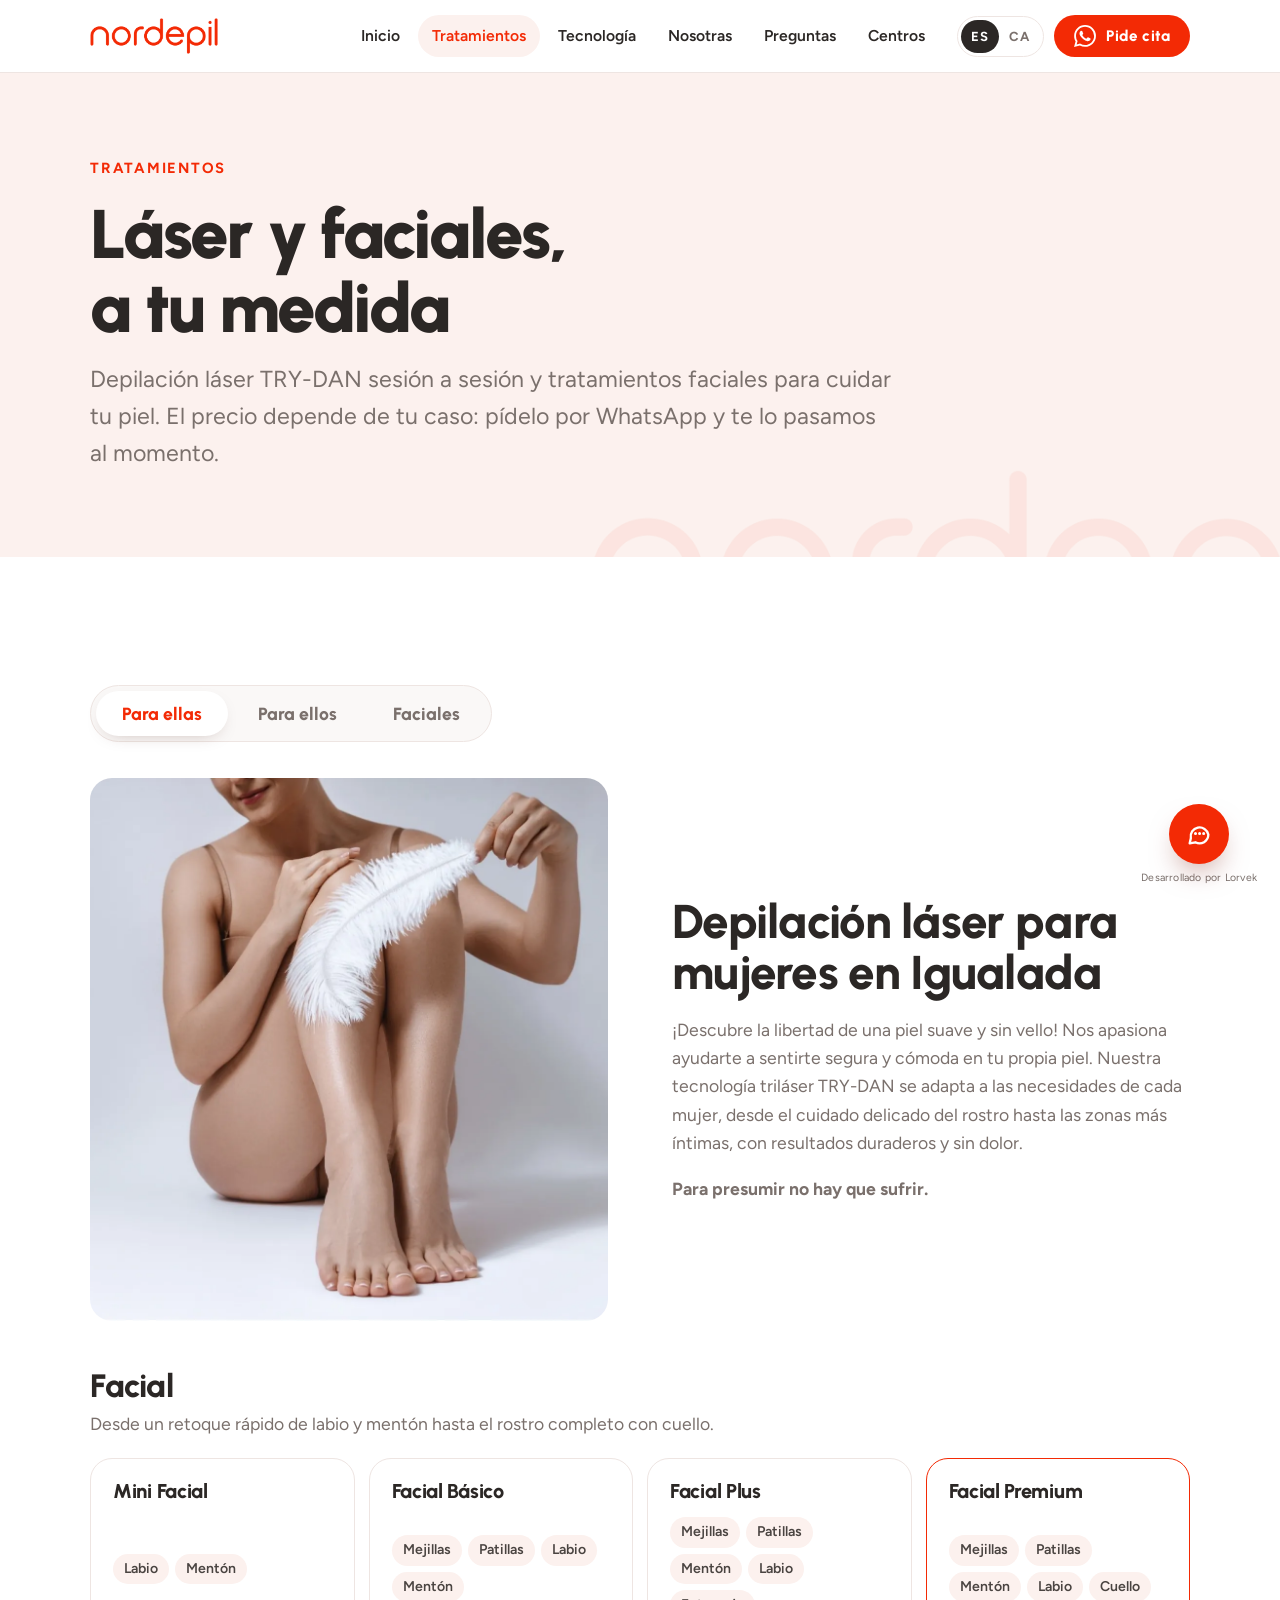
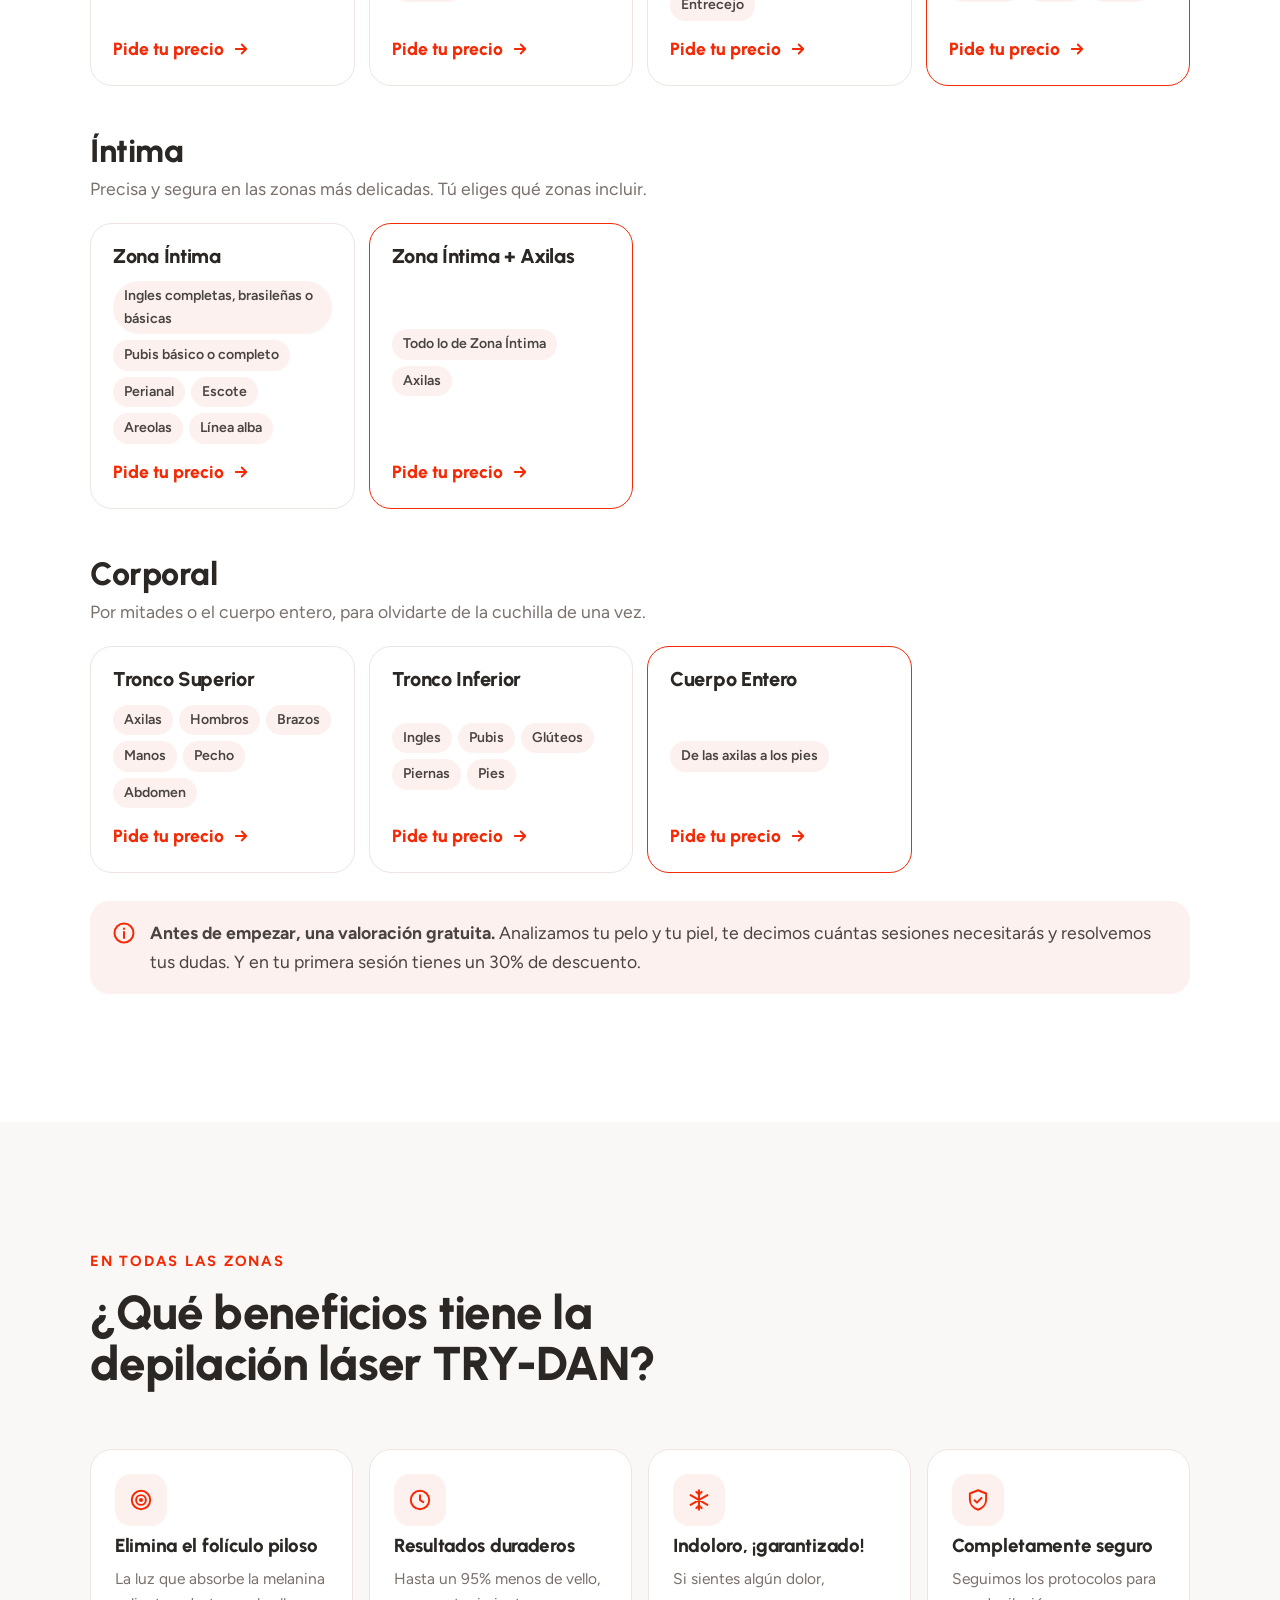
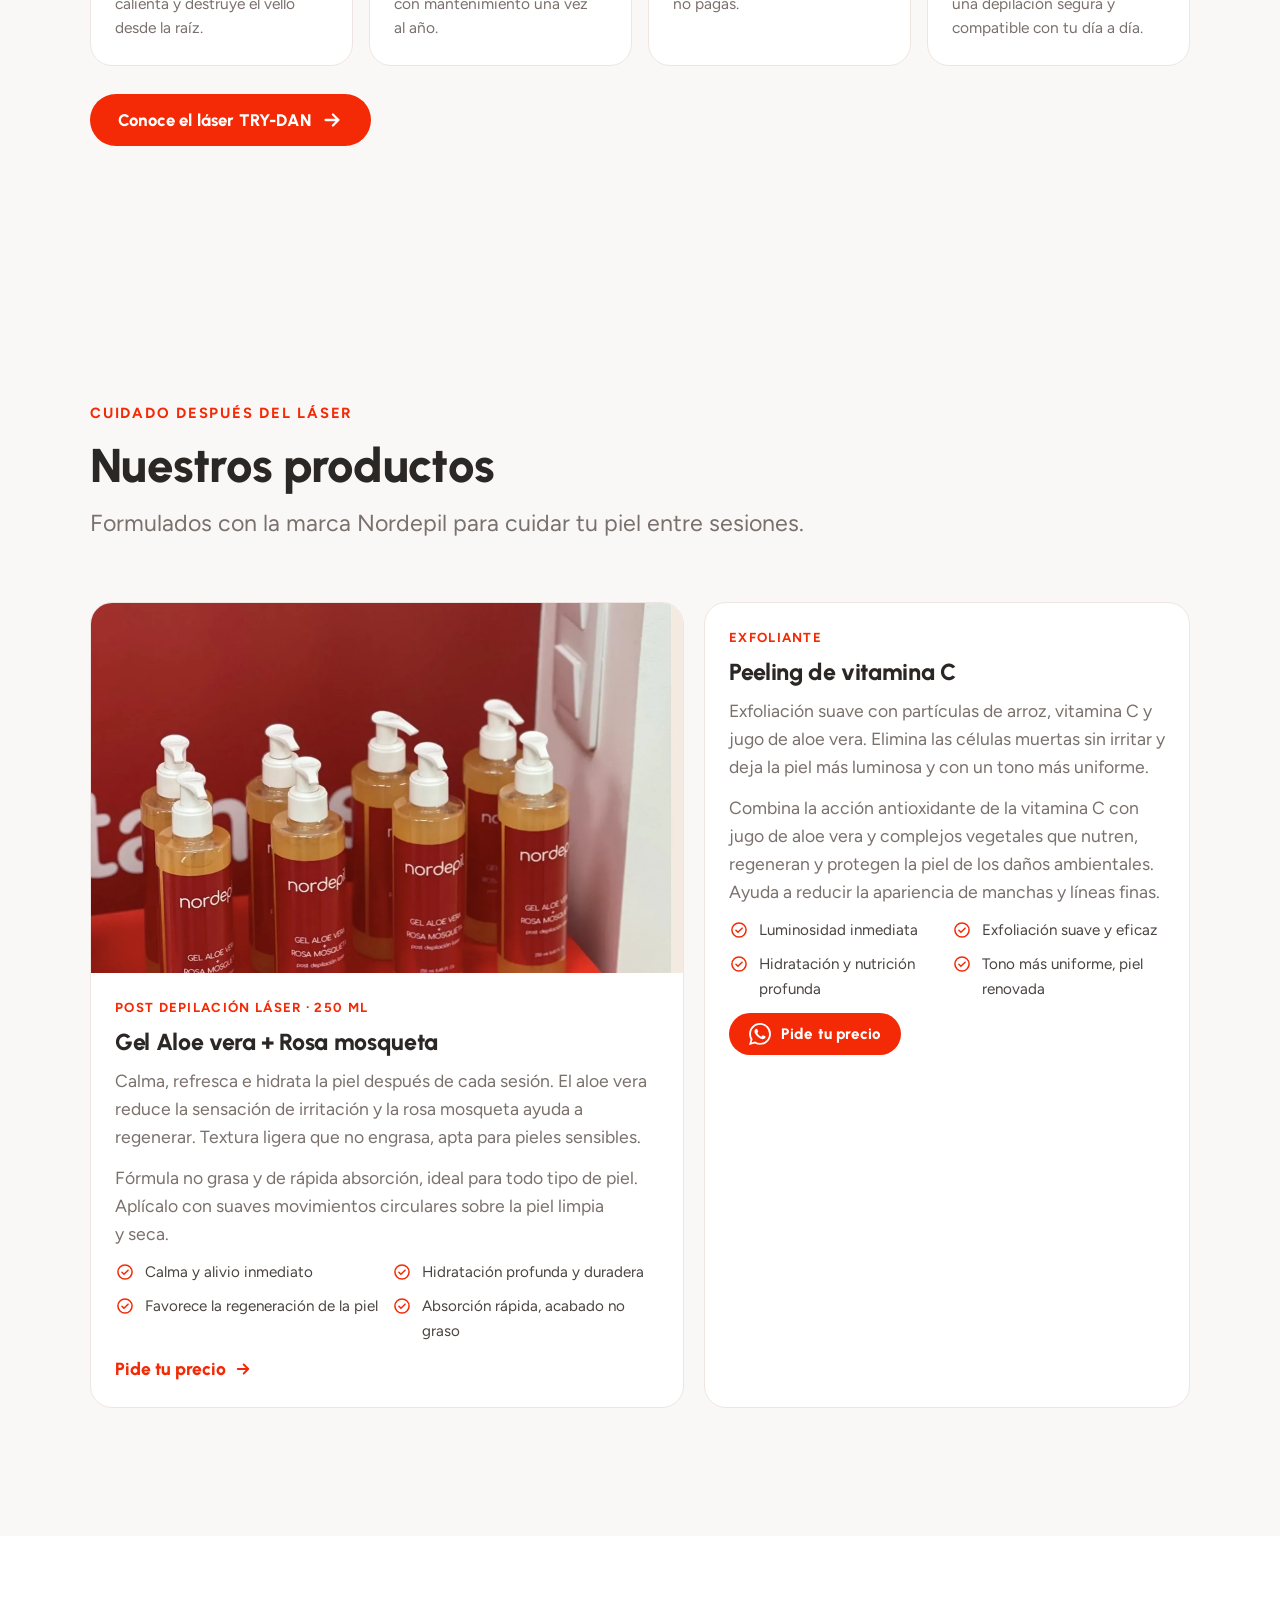
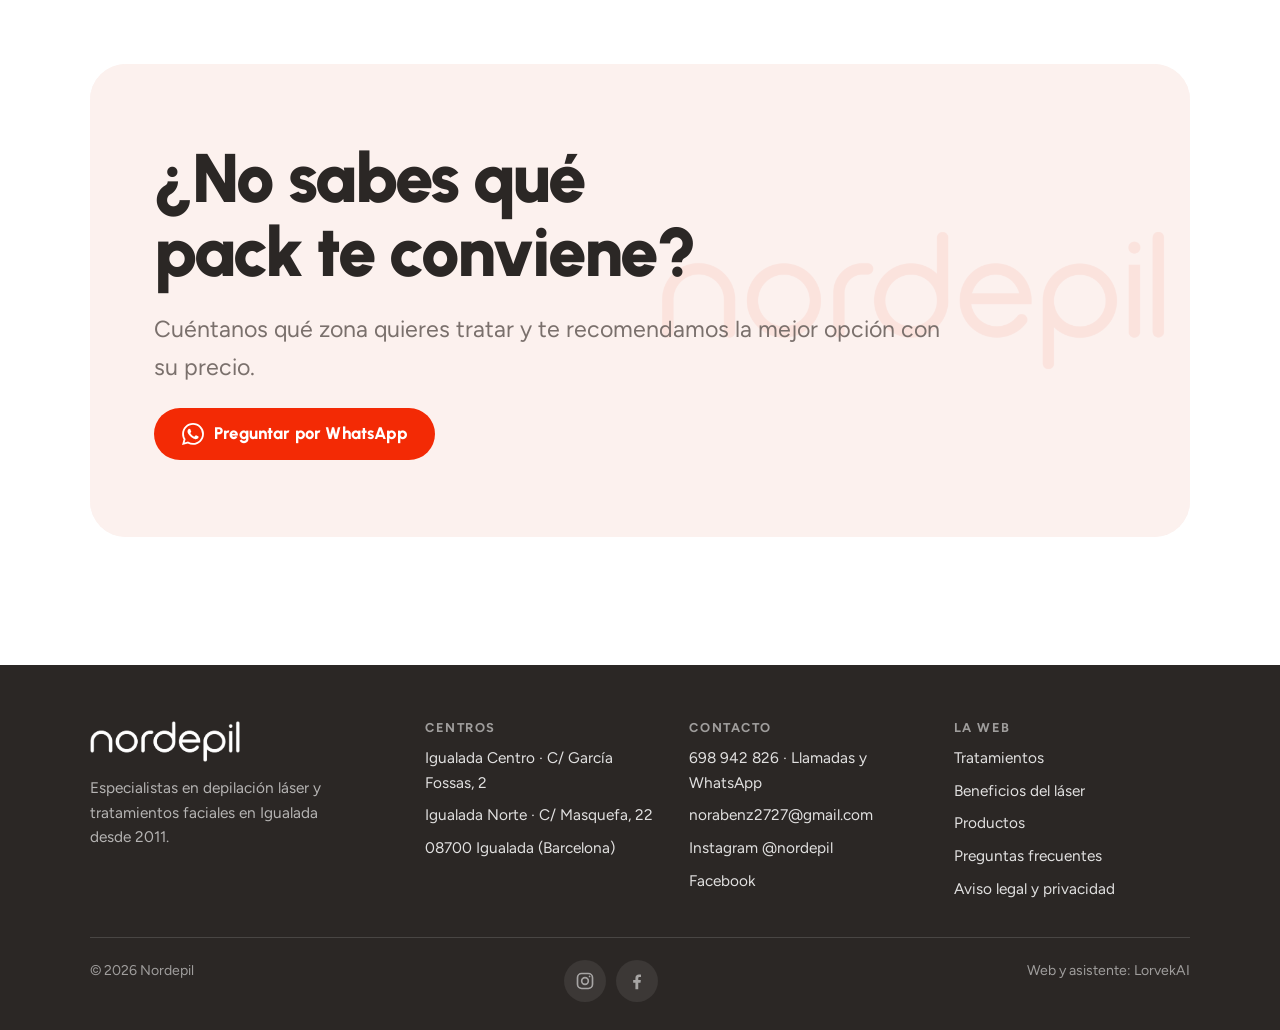
<file: original/tratamientos.html>
<!doctype html>
<html lang="es" data-lang="es">
<head>
<meta charset="utf-8">
<meta name="robots" content="noindex, nofollow">
<meta name="viewport" content="width=device-width, initial-scale=1, viewport-fit=cover">
<title>Tratamientos · Nordepil</title>
<meta name="title-es" content="Tratamientos · Nordepil">
<meta name="title-ca" content="Tractaments · Nordepil">
<meta name="description" content="Depilación láser para mujeres y hombres y tratamientos faciales en Igualada: Limpieza, Vitamina C, RGnerin, Fotorejuvenecimiento, ResetSkin y Carbón Peel. Pide tu precio por WhatsApp.">
<meta name="theme-color" content="#F32A05">
<link rel="canonical" href="https://depilacionlasernordepil.com/tratamientos.html">
<meta property="og:type" content="website">
<meta property="og:site_name" content="Nordepil">
<meta property="og:title" content="Tratamientos · Nordepil">
<meta property="og:description" content="Depilación láser para mujeres y hombres y tratamientos faciales en Igualada: Limpieza, Vitamina C, RGnerin, Fotorejuvenecimiento, ResetSkin y Carbón Peel. Pide tu precio por WhatsApp.">
<meta property="og:image" content="https://depilacionlasernordepil.com/img/cabina-depiladora.jpg">
<meta property="og:locale" content="es_ES">
<meta property="og:locale:alternate" content="ca_ES">
<link rel="icon" type="image/png" sizes="32x32" href="img/favicon-32.png">
<link rel="apple-touch-icon" href="img/apple-touch-icon.png">
<link rel="preconnect" href="https://fonts.googleapis.com">
<link rel="preconnect" href="https://fonts.gstatic.com" crossorigin>
<link rel="stylesheet" href="https://fonts.googleapis.com/css2?family=Figtree:ital,wght@0,400;0,500;0,600;0,700;1,400&family=Urbanist:wght@700;800;900&display=swap">
<link rel="stylesheet" href="css/styles.css">
</head>
<body>
<a class="skip" href="#main"><span lang="es">Saltar al contenido</span><span lang="ca">Anar al contingut</span></a>
<header class="site-header">
  <div class="wrap">
    <a class="brand" href="index.html" aria-label="Nordepil"><img src="img/logo-rojo.png" alt="Nordepil" width="1702" height="474"></a>
    <nav class="nav" id="nav" aria-label="Menú">
        <a href="index.html"><span lang="es">Inicio</span><span lang="ca">Inici</span></a>
        <a href="tratamientos.html" aria-current="page"><span lang="es">Tratamientos</span><span lang="ca">Tractaments</span></a>
        <a href="tecnologia.html"><span lang="es">Tecnología</span><span lang="ca">Tecnologia</span></a>
        <a href="nosotras.html"><span lang="es">Nosotras</span><span lang="ca">Nosaltres</span></a>
        <a href="preguntas.html"><span lang="es">Preguntas</span><span lang="ca">Preguntes</span></a>
        <a href="centros.html"><span lang="es">Centros</span><span lang="ca">Centres</span></a>
    </nav>
    <div class="header-tools">
      <div class="lang" role="group" aria-label="Idioma">
        <button type="button" data-set-lang="es" aria-pressed="true">ES</button>
        <button type="button" data-set-lang="ca" aria-pressed="false">CA</button>
      </div>
      <a class="btn btn--red btn--small header-cta" data-wa="cabecera" href="https://wa.me/34698942826"><svg viewBox="0 0 24 24" fill="currentColor" aria-hidden="true"><path d="M17.472 14.382c-.297-.149-1.758-.867-2.03-.967-.273-.099-.471-.148-.67.15-.197.297-.767.966-.94 1.164-.173.199-.347.223-.644.075-.297-.15-1.255-.463-2.39-1.475-.883-.788-1.48-1.761-1.653-2.059-.173-.297-.018-.458.13-.606.134-.133.298-.347.446-.52.149-.174.198-.298.298-.497.099-.198.05-.371-.025-.52-.075-.149-.669-1.612-.916-2.207-.242-.579-.487-.5-.669-.51-.173-.008-.371-.01-.57-.01-.198 0-.52.074-.792.372-.272.297-1.04 1.016-1.04 2.479 0 1.462 1.065 2.875 1.213 3.074.149.198 2.096 3.2 5.077 4.487.709.306 1.262.489 1.694.625.712.227 1.36.195 1.871.118.571-.085 1.758-.719 2.006-1.413.248-.694.248-1.289.173-1.413-.074-.124-.272-.198-.57-.347m-5.421 7.403h-.004a9.87 9.87 0 01-5.031-1.378l-.361-.214-3.741.982.998-3.648-.235-.374a9.86 9.86 0 01-1.51-5.26c.001-5.45 4.436-9.884 9.888-9.884 2.64 0 5.122 1.03 6.988 2.898a9.825 9.825 0 012.893 6.994c-.003 5.45-4.437 9.884-9.885 9.884m8.413-18.297A11.815 11.815 0 0012.05 0C5.495 0 .16 5.335.157 11.892c0 2.096.547 4.142 1.588 5.945L.057 24l6.305-1.654a11.882 11.882 0 005.683 1.448h.005c6.554 0 11.89-5.335 11.893-11.893a11.821 11.821 0 00-3.48-8.413z"/></svg><span lang="es">Pide cita</span><span lang="ca">Demana cita</span></a>
      <button class="menu-toggle" type="button" aria-expanded="false" aria-controls="nav" aria-label="Menú"><svg viewBox="0 0 24 24" fill="none" stroke="currentColor" stroke-width="2.4" stroke-linecap="round" aria-hidden="true"><path d="M4 7h16M4 12h16M4 17h16"/></svg></button>
    </div>
  </div>
</header>
<main id="main">
<section class="page-hero">
  <div class="wrap">
    <span class="eyebrow"><span lang="es">Tratamientos</span><span lang="ca">Tractaments</span></span>
    <h1><span lang="es">Láser y faciales, a tu medida</span><span lang="ca">Làser i facials, a la teva mida</span></h1>
    <p class="lede" lang="es">Depilación láser TRY-DAN sesión a sesión y tratamientos faciales para cuidar tu piel. El precio depende de tu caso: pídelo por WhatsApp y te lo pasamos al momento.</p>
    <p class="lede" lang="ca">Depilació làser TRY-DAN sessió a sessió i tractaments facials per cuidar la teva pell. El preu depèn del teu cas: demana'l per WhatsApp i te'l passem de seguida.</p>
  </div>
</section>

<section class="section">
  <div class="wrap">
    <div class="tabs" role="tablist" aria-label="Tratamientos">
      <button type="button" role="tab" id="tab-ellas" aria-controls="ellas" aria-selected="true"><span lang="es">Para ellas</span><span lang="ca">Per a elles</span></button>
      <button type="button" role="tab" id="tab-ellos" aria-controls="ellos" aria-selected="false" tabindex="-1"><span lang="es">Para ellos</span><span lang="ca">Per a ells</span></button>
      <button type="button" role="tab" id="tab-faciales" aria-controls="faciales" aria-selected="false" tabindex="-1"><span lang="es">Faciales</span><span lang="ca">Facials</span></button>
    </div>

    <div id="ellas" role="tabpanel" aria-labelledby="tab-ellas">
      <div class="feature" style="margin-bottom:48px">
        <div class="feature-media"><picture><source srcset="img/ellas.webp" type="image/webp"><img src="img/ellas.jpg" alt="Piernas suaves después de la depilación láser" width="1111" height="1114" loading="lazy"></picture></div>
        <div class="feature-copy">
          <h2><span lang="es">Depilación láser para mujeres en Igualada</span><span lang="ca">Depilació làser per a dones a Igualada</span></h2>
          <p lang="es">¡Descubre la libertad de una piel suave y sin vello! Nos apasiona ayudarte a sentirte segura y cómoda en tu propia piel. Nuestra tecnología triláser TRY-DAN se adapta a las necesidades de cada mujer, desde el cuidado delicado del rostro hasta las zonas más íntimas, con resultados duraderos y sin dolor.</p>
          <p lang="ca">Descobreix la llibertat d'una pell suau i sense pèl! Ens apassiona ajudar-te a sentir-te segura i còmoda a la teva pell. La nostra tecnologia trilàser TRY-DAN s'adapta a les necessitats de cada dona, des de la cura delicada del rostre fins a les zones més íntimes, amb resultats duradors i sense dolor.</p>
          <p lang="es"><strong>Para presumir no hay que sufrir.</strong></p>
          <p lang="ca"><strong>Per presumir no cal patir.</strong></p>
        </div>
      </div>
      <div class="zone-group">
        <h3><span lang="es">Facial</span><span lang="ca">Facial</span></h3>
        <p lang="es">Desde un retoque rápido de labio y mentón hasta el rostro completo con cuello.</p>
        <p lang="ca">Des d'un retoc ràpid de llavi i mentó fins al rostre complet amb coll.</p>
        <div class="packs sr">
          <article class="pack">
            <h4>Mini Facial</h4>
            <ul class="zones"><li><span lang="es">Labio</span><span lang="ca">Llavi</span></li><li><span lang="es">Mentón</span><span lang="ca">Mentó</span></li></ul>
            <a class="price-link" data-wa="trat-ellas-mini-facial" href="https://wa.me/34698942826"><span lang="es">Pide tu precio</span><span lang="ca">Demana el preu</span><svg viewBox="0 0 24 24" fill="none" stroke="currentColor" stroke-width="2.5" stroke-linecap="round" stroke-linejoin="round" aria-hidden="true"><path d="M5 12h14M13 6l6 6-6 6"/></svg></a>
          </article>
          <article class="pack">
            <h4><span lang="es">Facial Básico</span><span lang="ca">Facial Bàsic</span></h4>
            <ul class="zones"><li><span lang="es">Mejillas</span><span lang="ca">Galtes</span></li><li><span lang="es">Patillas</span><span lang="ca">Patilles</span></li><li><span lang="es">Labio</span><span lang="ca">Llavi</span></li><li><span lang="es">Mentón</span><span lang="ca">Mentó</span></li></ul>
            <a class="price-link" data-wa="trat-ellas-facial-basico" href="https://wa.me/34698942826"><span lang="es">Pide tu precio</span><span lang="ca">Demana el preu</span><svg viewBox="0 0 24 24" fill="none" stroke="currentColor" stroke-width="2.5" stroke-linecap="round" stroke-linejoin="round" aria-hidden="true"><path d="M5 12h14M13 6l6 6-6 6"/></svg></a>
          </article>
          <article class="pack">
            <h4>Facial Plus</h4>
            <ul class="zones"><li><span lang="es">Mejillas</span><span lang="ca">Galtes</span></li><li><span lang="es">Patillas</span><span lang="ca">Patilles</span></li><li><span lang="es">Mentón</span><span lang="ca">Mentó</span></li><li><span lang="es">Labio</span><span lang="ca">Llavi</span></li><li><span lang="es">Entrecejo</span><span lang="ca">Entrecella</span></li></ul>
            <a class="price-link" data-wa="trat-ellas-facial-plus" href="https://wa.me/34698942826"><span lang="es">Pide tu precio</span><span lang="ca">Demana el preu</span><svg viewBox="0 0 24 24" fill="none" stroke="currentColor" stroke-width="2.5" stroke-linecap="round" stroke-linejoin="round" aria-hidden="true"><path d="M5 12h14M13 6l6 6-6 6"/></svg></a>
          </article>
          <article class="pack pack--featured">
            <h4>Facial Premium</h4>
            <ul class="zones"><li><span lang="es">Mejillas</span><span lang="ca">Galtes</span></li><li><span lang="es">Patillas</span><span lang="ca">Patilles</span></li><li><span lang="es">Mentón</span><span lang="ca">Mentó</span></li><li><span lang="es">Labio</span><span lang="ca">Llavi</span></li><li><span lang="es">Cuello</span><span lang="ca">Coll</span></li></ul>
            <a class="price-link" data-wa="trat-ellas-facial-premium" href="https://wa.me/34698942826"><span lang="es">Pide tu precio</span><span lang="ca">Demana el preu</span><svg viewBox="0 0 24 24" fill="none" stroke="currentColor" stroke-width="2.5" stroke-linecap="round" stroke-linejoin="round" aria-hidden="true"><path d="M5 12h14M13 6l6 6-6 6"/></svg></a>
          </article>
        </div>
      </div>

      <div class="zone-group">
        <h3><span lang="es">Íntima</span><span lang="ca">Íntima</span></h3>
        <p lang="es">Precisa y segura en las zonas más delicadas. Tú eliges qué zonas incluir.</p>
        <p lang="ca">Precisa i segura a les zones més delicades. Tu tries quines zones incloure.</p>
        <div class="packs sr">
          <article class="pack">
            <h4><span lang="es">Zona Íntima</span><span lang="ca">Zona Íntima</span></h4>
            <ul class="zones">
              <li><span lang="es">Ingles completas, brasileñas o básicas</span><span lang="ca">Engonals completes, brasileres o bàsiques</span></li>
              <li><span lang="es">Pubis básico o completo</span><span lang="ca">Pubis bàsic o complet</span></li>
              <li>Perianal</li><li><span lang="es">Escote</span><span lang="ca">Escot</span></li><li><span lang="es">Areolas</span><span lang="ca">Arèoles</span></li><li><span lang="es">Línea alba</span><span lang="ca">Línia alba</span></li>
            </ul>
            <a class="price-link" data-wa="trat-ellas-intima" href="https://wa.me/34698942826"><span lang="es">Pide tu precio</span><span lang="ca">Demana el preu</span><svg viewBox="0 0 24 24" fill="none" stroke="currentColor" stroke-width="2.5" stroke-linecap="round" stroke-linejoin="round" aria-hidden="true"><path d="M5 12h14M13 6l6 6-6 6"/></svg></a>
          </article>
          <article class="pack pack--featured">
            <h4><span lang="es">Zona Íntima + Axilas</span><span lang="ca">Zona Íntima + Aixelles</span></h4>
            <ul class="zones"><li><span lang="es">Todo lo de Zona Íntima</span><span lang="ca">Tot el de Zona Íntima</span></li><li><span lang="es">Axilas</span><span lang="ca">Aixelles</span></li></ul>
            <a class="price-link" data-wa="trat-ellas-intima-axilas" href="https://wa.me/34698942826"><span lang="es">Pide tu precio</span><span lang="ca">Demana el preu</span><svg viewBox="0 0 24 24" fill="none" stroke="currentColor" stroke-width="2.5" stroke-linecap="round" stroke-linejoin="round" aria-hidden="true"><path d="M5 12h14M13 6l6 6-6 6"/></svg></a>
          </article>
        </div>
      </div>

      <div class="zone-group">
        <h3><span lang="es">Corporal</span><span lang="ca">Corporal</span></h3>
        <p lang="es">Por mitades o el cuerpo entero, para olvidarte de la cuchilla de una vez.</p>
        <p lang="ca">Per meitats o el cos sencer, per oblidar-te de la fulla d'una vegada.</p>
        <div class="packs sr">
          <article class="pack">
            <h4><span lang="es">Tronco Superior</span><span lang="ca">Tronc Superior</span></h4>
            <ul class="zones"><li><span lang="es">Axilas</span><span lang="ca">Aixelles</span></li><li><span lang="es">Hombros</span><span lang="ca">Espatlles</span></li><li><span lang="es">Brazos</span><span lang="ca">Braços</span></li><li><span lang="es">Manos</span><span lang="ca">Mans</span></li><li><span lang="es">Pecho</span><span lang="ca">Pit</span></li><li><span lang="es">Abdomen</span><span lang="ca">Abdomen</span></li></ul>
            <a class="price-link" data-wa="trat-ellas-tronco-superior" href="https://wa.me/34698942826"><span lang="es">Pide tu precio</span><span lang="ca">Demana el preu</span><svg viewBox="0 0 24 24" fill="none" stroke="currentColor" stroke-width="2.5" stroke-linecap="round" stroke-linejoin="round" aria-hidden="true"><path d="M5 12h14M13 6l6 6-6 6"/></svg></a>
          </article>
          <article class="pack">
            <h4><span lang="es">Tronco Inferior</span><span lang="ca">Tronc Inferior</span></h4>
            <ul class="zones"><li><span lang="es">Ingles</span><span lang="ca">Engonals</span></li><li>Pubis</li><li><span lang="es">Glúteos</span><span lang="ca">Glutis</span></li><li><span lang="es">Piernas</span><span lang="ca">Cames</span></li><li><span lang="es">Pies</span><span lang="ca">Peus</span></li></ul>
            <a class="price-link" data-wa="trat-ellas-tronco-inferior" href="https://wa.me/34698942826"><span lang="es">Pide tu precio</span><span lang="ca">Demana el preu</span><svg viewBox="0 0 24 24" fill="none" stroke="currentColor" stroke-width="2.5" stroke-linecap="round" stroke-linejoin="round" aria-hidden="true"><path d="M5 12h14M13 6l6 6-6 6"/></svg></a>
          </article>
          <article class="pack pack--featured">
            <h4><span lang="es">Cuerpo Entero</span><span lang="ca">Cos Sencer</span></h4>
            <ul class="zones"><li><span lang="es">De las axilas a los pies</span><span lang="ca">De les aixelles als peus</span></li></ul>
            <a class="price-link" data-wa="trat-ellas-cuerpo-entero" href="https://wa.me/34698942826"><span lang="es">Pide tu precio</span><span lang="ca">Demana el preu</span><svg viewBox="0 0 24 24" fill="none" stroke="currentColor" stroke-width="2.5" stroke-linecap="round" stroke-linejoin="round" aria-hidden="true"><path d="M5 12h14M13 6l6 6-6 6"/></svg></a>
          </article>
        </div>
      </div>
    </div>

    <div id="ellos" role="tabpanel" aria-labelledby="tab-ellos" hidden>
      <div class="feature" style="margin-bottom:48px">
        <div class="feature-media"><picture><source srcset="img/ellos.webp" type="image/webp"><img src="img/ellos.jpg" alt="Axila masculina tras la depilación láser" width="1106" height="1103" loading="lazy"></picture></div>
        <div class="feature-copy">
          <h2><span lang="es">Depilación láser para hombres en Igualada</span><span lang="ca">Depilació làser per a homes a Igualada</span></h2>
          <p lang="es">Dale un toque de sofisticación a tu rutina de cuidado personal. Sabemos que buscas algo más que eliminar el vello: comodidad, eficacia y resultados que duren. ¿Una barba siempre perfilada? ¿Olvidarte del vello corporal? Con la tecnología TRY-DAN la experiencia es rápida, indolora y eficaz.</p>
          <p lang="ca">Dona un toc de sofisticació a la teva rutina de cura personal. Sabem que busques alguna cosa més que eliminar el pèl: comoditat, eficàcia i resultats que durin. Una barba sempre perfilada? Oblidar-te del pèl corporal? Amb la tecnologia TRY-DAN l'experiència és ràpida, indolora i eficaç.</p>
        </div>
      </div>
      <div class="zone-group">
        <h3><span lang="es">Facial</span><span lang="ca">Facial</span></h3>
        <p lang="es">Una barba siempre perfilada sin pasar la cuchilla cada mañana.</p>
        <p lang="ca">Una barba sempre perfilada sense passar la fulla cada matí.</p>
        <div class="packs sr">
          <article class="pack">
            <h4><span lang="es">Facial Básico</span><span lang="ca">Facial Bàsic</span></h4>
            <ul class="zones"><li><span lang="es">Perfilado de barba</span><span lang="ca">Perfilat de barba</span></li><li><span lang="es">Entrecejo</span><span lang="ca">Entrecella</span></li></ul>
            <a class="price-link" data-wa="trat-ellos-facial-basico" href="https://wa.me/34698942826"><span lang="es">Pide tu precio</span><span lang="ca">Demana el preu</span><svg viewBox="0 0 24 24" fill="none" stroke="currentColor" stroke-width="2.5" stroke-linecap="round" stroke-linejoin="round" aria-hidden="true"><path d="M5 12h14M13 6l6 6-6 6"/></svg></a>
          </article>
          <article class="pack">
            <h4>Facial Plus</h4>
            <ul class="zones"><li><span lang="es">Perfilado de barba</span><span lang="ca">Perfilat de barba</span></li><li><span lang="es">Cuello o nuca</span><span lang="ca">Coll o clatell</span></li></ul>
            <a class="price-link" data-wa="trat-ellos-facial-plus" href="https://wa.me/34698942826"><span lang="es">Pide tu precio</span><span lang="ca">Demana el preu</span><svg viewBox="0 0 24 24" fill="none" stroke="currentColor" stroke-width="2.5" stroke-linecap="round" stroke-linejoin="round" aria-hidden="true"><path d="M5 12h14M13 6l6 6-6 6"/></svg></a>
          </article>
          <article class="pack pack--featured">
            <h4>Facial Premium</h4>
            <ul class="zones"><li><span lang="es">Perfilado de barba</span><span lang="ca">Perfilat de barba</span></li><li><span lang="es">Cuello</span><span lang="ca">Coll</span></li><li><span lang="es">Nuca</span><span lang="ca">Clatell</span></li></ul>
            <a class="price-link" data-wa="trat-ellos-facial-premium" href="https://wa.me/34698942826"><span lang="es">Pide tu precio</span><span lang="ca">Demana el preu</span><svg viewBox="0 0 24 24" fill="none" stroke="currentColor" stroke-width="2.5" stroke-linecap="round" stroke-linejoin="round" aria-hidden="true"><path d="M5 12h14M13 6l6 6-6 6"/></svg></a>
          </article>
        </div>
      </div>

      <div class="zone-group">
        <h3><span lang="es">Corporal</span><span lang="ca">Corporal</span></h3>
        <p lang="es">Espalda, pecho o cuerpo entero, con resultados que duran.</p>
        <p lang="ca">Esquena, pit o cos sencer, amb resultats que duren.</p>
        <div class="packs sr">
          <article class="pack">
            <h4><span lang="es">Tronco Superior</span><span lang="ca">Tronc Superior</span></h4>
            <ul class="zones"><li><span lang="es">Axilas</span><span lang="ca">Aixelles</span></li><li><span lang="es">Hombros</span><span lang="ca">Espatlles</span></li><li><span lang="es">Brazos</span><span lang="ca">Braços</span></li><li><span lang="es">Manos</span><span lang="ca">Mans</span></li><li><span lang="es">Pecho</span><span lang="ca">Pit</span></li><li><span lang="es">Abdomen</span><span lang="ca">Abdomen</span></li><li><span lang="es">Espalda</span><span lang="ca">Esquena</span></li><li><span lang="es">Lumbares</span><span lang="ca">Lumbars</span></li><li><span lang="es">Cuello o nuca</span><span lang="ca">Coll o clatell</span></li></ul>
            <a class="price-link" data-wa="trat-ellos-tronco-superior" href="https://wa.me/34698942826"><span lang="es">Pide tu precio</span><span lang="ca">Demana el preu</span><svg viewBox="0 0 24 24" fill="none" stroke="currentColor" stroke-width="2.5" stroke-linecap="round" stroke-linejoin="round" aria-hidden="true"><path d="M5 12h14M13 6l6 6-6 6"/></svg></a>
          </article>
          <article class="pack">
            <h4><span lang="es">Tronco Inferior</span><span lang="ca">Tronc Inferior</span></h4>
            <ul class="zones"><li><span lang="es">Ingles</span><span lang="ca">Engonals</span></li><li>Pubis</li><li><span lang="es">Glúteos</span><span lang="ca">Glutis</span></li><li><span lang="es">Piernas</span><span lang="ca">Cames</span></li><li><span lang="es">Pies</span><span lang="ca">Peus</span></li></ul>
            <a class="price-link" data-wa="trat-ellos-tronco-inferior" href="https://wa.me/34698942826"><span lang="es">Pide tu precio</span><span lang="ca">Demana el preu</span><svg viewBox="0 0 24 24" fill="none" stroke="currentColor" stroke-width="2.5" stroke-linecap="round" stroke-linejoin="round" aria-hidden="true"><path d="M5 12h14M13 6l6 6-6 6"/></svg></a>
          </article>
          <article class="pack pack--featured">
            <h4><span lang="es">Cuerpo Entero</span><span lang="ca">Cos Sencer</span></h4>
            <ul class="zones"><li><span lang="es">Todas las zonas del cuerpo</span><span lang="ca">Totes les zones del cos</span></li></ul>
            <a class="price-link" data-wa="trat-ellos-cuerpo-entero" href="https://wa.me/34698942826"><span lang="es">Pide tu precio</span><span lang="ca">Demana el preu</span><svg viewBox="0 0 24 24" fill="none" stroke="currentColor" stroke-width="2.5" stroke-linecap="round" stroke-linejoin="round" aria-hidden="true"><path d="M5 12h14M13 6l6 6-6 6"/></svg></a>
          </article>
        </div>
      </div>
    </div>


    <div id="faciales" role="tabpanel" aria-labelledby="tab-faciales" hidden>
      <div class="feature" style="margin-bottom:48px">
        <div class="feature-media"><picture><source srcset="img/cabina.webp" type="image/webp"><img src="img/cabina.jpg" alt="Cabina de tratamientos de Nordepil" width="1148" height="1096" loading="lazy"></picture></div>
        <div class="feature-copy">
          <h2><span lang="es">Tratamientos faciales</span><span lang="ca">Tractaments facials</span></h2>
          <p lang="es">Pensados para mejorar tu piel de forma visible desde la primera sesión. No hay uno mejor que otro: los combinamos según tu piel y tus objetivos.</p>
          <p lang="ca">Pensats per millorar la teva pell de manera visible des de la primera sessió. No n'hi ha un de millor que un altre: els combinem segons la teva pell i els teus objectius.</p>
          <ul class="checks">
            <li><span lang="es">Todos se pueden hacer cada mes.</span><span lang="ca">Tots es poden fer cada mes.</span></li>
            <li><span lang="es">Se combinan entre ellos para potenciar resultados.</span><span lang="ca">Es combinen entre ells per potenciar els resultats.</span></li>
            <li><span lang="es">Con nuestra cosmética en casa, los resultados se multiplican.</span><span lang="ca">Amb la nostra cosmètica a casa, els resultats es multipliquen.</span></li>
          </ul>
        </div>
      </div>
      <div class="zone-group">
        <h3><span lang="es">¿Qué quieres mejorar?</span><span lang="ca">Què vols millorar?</span></h3>
        <p lang="es">Elige un objetivo y te marcamos los tratamientos que más te ayudan.</p>
        <p lang="ca">Tria un objectiu i et marquem els tractaments que més t'ajuden.</p>
        <div class="filters" role="group" aria-label="Objetivo"><button type="button" class="filter-chip" data-filter="todos" aria-pressed="true"><span lang="es">Todos</span><span lang="ca">Tots</span></button><button type="button" class="filter-chip" data-filter="luminosidad" aria-pressed="false"><span lang="es">Luminosidad</span><span lang="ca">Lluminositat</span></button><button type="button" class="filter-chip" data-filter="manchas" aria-pressed="false"><span lang="es">Manchas</span><span lang="ca">Taques</span></button><button type="button" class="filter-chip" data-filter="arrugas" aria-pressed="false"><span lang="es">Arrugas finas</span><span lang="ca">Arrugues fines</span></button><button type="button" class="filter-chip" data-filter="poros" aria-pressed="false"><span lang="es">Poros y grasa</span><span lang="ca">Porus i greix</span></button><button type="button" class="filter-chip" data-filter="limpieza" aria-pressed="false"><span lang="es">Limpieza profunda</span><span lang="ca">Neteja profunda</span></button><button type="button" class="filter-chip" data-filter="hidratacion" aria-pressed="false"><span lang="es">Hidratación</span><span lang="ca">Hidratació</span></button></div>
        <div class="facials" data-facials>
          <article class="facial" data-tags="limpieza" tabindex="0">
            <div class="facial-top">
              <span class="facial-ico"><svg viewBox="0 0 24 24" fill="none" stroke="currentColor" stroke-width="1.8" stroke-linecap="round" stroke-linejoin="round" aria-hidden="true"><path d="M12 3.5s6 6.4 6 10.5a6 6 0 0 1-12 0c0-4.1 6-10.5 6-10.5z"/><path d="M9.5 14.5l1.8 1.8 3.4-3.6"/></svg></span>
              
              <span class="facial-time"><svg viewBox="0 0 24 24" fill="none" stroke="currentColor" stroke-width="1.8" stroke-linecap="round" stroke-linejoin="round" aria-hidden="true"><circle cx="12" cy="12" r="8.5"/><path d="M12 7.5V12l3 2"/></svg>60 min</span>
            </div>
            <h4><span lang="es">Limpieza Facial</span><span lang="ca">Neteja Facial</span></h4>
            <p class="facial-ideal"><span lang="es">Todo tipo de pieles y edades</span><span lang="ca">Tot tipus de pells i edats</span></p>
            <p class="facial-desc" lang="es">Limpieza completa con extracción manual para una piel limpia, fresca y oxigenada.</p>
            <p class="facial-desc" lang="ca">Neteja completa amb extracció manual per a una pell neta, fresca i oxigenada.</p>
            <a class="price-link" data-wa="trat-facial-limpieza" href="https://wa.me/34698942826"><span lang="es">Pide tu precio</span><span lang="ca">Demana el preu</span><svg viewBox="0 0 24 24" fill="none" stroke="currentColor" stroke-width="2.5" stroke-linecap="round" stroke-linejoin="round" aria-hidden="true"><path d="M5 12h14M13 6l6 6-6 6"/></svg></a>
          </article>
          <article class="facial" data-tags="luminosidad manchas" tabindex="0">
            <div class="facial-top">
              <span class="facial-ico"><svg viewBox="0 0 24 24" fill="none" stroke="currentColor" stroke-width="1.8" stroke-linecap="round" stroke-linejoin="round" aria-hidden="true"><circle cx="12" cy="12" r="4"/><path d="M12 2.5V5M12 19v2.5M2.5 12H5M19 12h2.5M5.3 5.3l1.8 1.8M16.9 16.9l1.8 1.8M5.3 18.7l1.8-1.8M16.9 7.1l1.8-1.8"/></svg></span>
              
              <span class="facial-time"><svg viewBox="0 0 24 24" fill="none" stroke="currentColor" stroke-width="1.8" stroke-linecap="round" stroke-linejoin="round" aria-hidden="true"><circle cx="12" cy="12" r="8.5"/><path d="M12 7.5V12l3 2"/></svg>60 min</span>
            </div>
            <h4><span lang="es">Vitamina C</span><span lang="ca">Vitamina C</span></h4>
            <p class="facial-ideal"><span lang="es">Pieles apagadas, jóvenes o maduras</span><span lang="ca">Pells apagades, joves o madures</span></p>
            <p class="facial-desc" lang="es">Aporta mucha luminosidad a las pieles apagadas y ayuda a reducir las manchas solares.</p>
            <p class="facial-desc" lang="ca">Aporta molta lluminositat a les pells apagades i ajuda a reduir les taques solars.</p>
            <a class="price-link" data-wa="trat-facial-vitamina-c" href="https://wa.me/34698942826"><span lang="es">Pide tu precio</span><span lang="ca">Demana el preu</span><svg viewBox="0 0 24 24" fill="none" stroke="currentColor" stroke-width="2.5" stroke-linecap="round" stroke-linejoin="round" aria-hidden="true"><path d="M5 12h14M13 6l6 6-6 6"/></svg></a>
          </article>
          <article class="facial" data-tags="hidratacion arrugas" tabindex="0">
            <div class="facial-top">
              <span class="facial-ico"><svg viewBox="0 0 24 24" fill="none" stroke="currentColor" stroke-width="1.8" stroke-linecap="round" stroke-linejoin="round" aria-hidden="true"><path d="M12 3.5s6 6.4 6 10.5a6 6 0 0 1-12 0c0-4.1 6-10.5 6-10.5z"/></svg></span>
              <span class="f-badge"><span lang="es">Efecto botox</span><span lang="ca">Efecte bòtox</span></span>
              <span class="facial-time"><svg viewBox="0 0 24 24" fill="none" stroke="currentColor" stroke-width="1.8" stroke-linecap="round" stroke-linejoin="round" aria-hidden="true"><circle cx="12" cy="12" r="8.5"/><path d="M12 7.5V12l3 2"/></svg>60 min</span>
            </div>
            <h4><span lang="es">RGnerin</span><span lang="ca">RGnerin</span></h4>
            <p class="facial-ideal"><span lang="es">Pieles jóvenes y maduras</span><span lang="ca">Pells joves i madures</span></p>
            <p class="facial-desc" lang="es">Efecto botox: hidratación profunda que alisa las arrugas finas.</p>
            <p class="facial-desc" lang="ca">Efecte bòtox: hidratació profunda que allisa les arrugues fines.</p>
            <a class="price-link" data-wa="trat-facial-rgnerin" href="https://wa.me/34698942826"><span lang="es">Pide tu precio</span><span lang="ca">Demana el preu</span><svg viewBox="0 0 24 24" fill="none" stroke="currentColor" stroke-width="2.5" stroke-linecap="round" stroke-linejoin="round" aria-hidden="true"><path d="M5 12h14M13 6l6 6-6 6"/></svg></a>
          </article>
          <article class="facial" data-tags="luminosidad manchas arrugas" tabindex="0">
            <div class="facial-top">
              <span class="facial-ico"><svg viewBox="0 0 24 24" fill="none" stroke="currentColor" stroke-width="1.8" stroke-linecap="round" stroke-linejoin="round" aria-hidden="true"><path d="M12 3c.6 4.2 2.8 6.4 7 7-4.2.6-6.4 2.8-7 7-.6-4.2-2.8-6.4-7-7 4.2-.6 6.4-2.8 7-7z"/></svg></span>
              
              <span class="facial-time"><svg viewBox="0 0 24 24" fill="none" stroke="currentColor" stroke-width="1.8" stroke-linecap="round" stroke-linejoin="round" aria-hidden="true"><circle cx="12" cy="12" r="8.5"/><path d="M12 7.5V12l3 2"/></svg>40 min</span>
            </div>
            <h4><span lang="es">Fotorejuvenecimiento facial</span><span lang="ca">Fotorejoveniment facial</span></h4>
            <p class="facial-ideal"><span lang="es">Todo tipo de pieles</span><span lang="ca">Tot tipus de pells</span></p>
            <p class="facial-desc" lang="es">Aporta firmeza y luz, y atenúa manchas y líneas de expresión.</p>
            <p class="facial-desc" lang="ca">Aporta fermesa i llum, i atenua taques i línies d'expressió.</p>
            <a class="price-link" data-wa="trat-facial-fotorejuvenecimiento" href="https://wa.me/34698942826"><span lang="es">Pide tu precio</span><span lang="ca">Demana el preu</span><svg viewBox="0 0 24 24" fill="none" stroke="currentColor" stroke-width="2.5" stroke-linecap="round" stroke-linejoin="round" aria-hidden="true"><path d="M5 12h14M13 6l6 6-6 6"/></svg></a>
          </article>
          <article class="facial" data-tags="luminosidad manchas arrugas poros" tabindex="0">
            <div class="facial-top">
              <span class="facial-ico"><svg viewBox="0 0 24 24" fill="none" stroke="currentColor" stroke-width="1.8" stroke-linecap="round" stroke-linejoin="round" aria-hidden="true"><path d="M12 3 3 8l9 5 9-5z"/><path d="M3 13l9 5 9-5"/></svg></span>
              <span class="f-badge"><span lang="es">Novedad</span><span lang="ca">Novetat</span></span>
              <span class="facial-time"><svg viewBox="0 0 24 24" fill="none" stroke="currentColor" stroke-width="1.8" stroke-linecap="round" stroke-linejoin="round" aria-hidden="true"><circle cx="12" cy="12" r="8.5"/><path d="M12 7.5V12l3 2"/></svg>30 min</span>
            </div>
            <h4><span lang="es">ResetSkin</span><span lang="ca">ResetSkin</span></h4>
            <p class="facial-ideal"><span lang="es">También imperfecciones puntuales muy leves</span><span lang="ca">També imperfeccions puntuals molt lleus</span></p>
            <p class="facial-desc" lang="es">Renovación intensiva que actúa como un reset global: mejora textura, luminosidad, manchas, poros abiertos y arrugas finas.</p>
            <p class="facial-desc" lang="ca">Renovació intensiva que actua com un reset global: millora textura, lluminositat, taques, porus oberts i arrugues fines.</p>
            <a class="price-link" data-wa="trat-facial-resetskin" href="https://wa.me/34698942826"><span lang="es">Pide tu precio</span><span lang="ca">Demana el preu</span><svg viewBox="0 0 24 24" fill="none" stroke="currentColor" stroke-width="2.5" stroke-linecap="round" stroke-linejoin="round" aria-hidden="true"><path d="M5 12h14M13 6l6 6-6 6"/></svg></a>
          </article>
          <article class="facial" data-tags="limpieza poros manchas luminosidad" tabindex="0">
            <div class="facial-top">
              <span class="facial-ico"><svg viewBox="0 0 24 24" fill="none" stroke="currentColor" stroke-width="1.8" stroke-linecap="round" stroke-linejoin="round" aria-hidden="true"><circle cx="12" cy="12" r="8.5"/><circle cx="12" cy="12" r="4.5"/><circle cx="12" cy="12" r="1" fill="currentColor"/></svg></span>
              
              <span class="facial-time"><svg viewBox="0 0 24 24" fill="none" stroke="currentColor" stroke-width="1.8" stroke-linecap="round" stroke-linejoin="round" aria-hidden="true"><circle cx="12" cy="12" r="8.5"/><path d="M12 7.5V12l3 2"/></svg>45 min</span>
            </div>
            <h4><span lang="es">Carbón Peel</span><span lang="ca">Carbon Peel</span></h4>
            <p class="facial-ideal"><span lang="es">Hollywood Peel · piel grasa o poros visibles</span><span lang="ca">Hollywood Peel · pell grassa o porus visibles</span></p>
            <p class="facial-desc" lang="es">Limpieza profunda con láser y mascarilla de carbón. Afina poros, controla la grasa y deja la piel lisa y luminosa, sin descamación ni molestias.</p>
            <p class="facial-desc" lang="ca">Neteja profunda amb làser i mascareta de carbó. Afina porus, controla el greix i deixa la pell llisa i lluminosa, sense descamació ni molèsties.</p>
            <a class="price-link" data-wa="trat-facial-carbon-peel" href="https://wa.me/34698942826"><span lang="es">Pide tu precio</span><span lang="ca">Demana el preu</span><svg viewBox="0 0 24 24" fill="none" stroke="currentColor" stroke-width="2.5" stroke-linecap="round" stroke-linejoin="round" aria-hidden="true"><path d="M5 12h14M13 6l6 6-6 6"/></svg></a>
          </article>
        </div>
      </div>
    </div>
    <div class="note" data-laser-only>
      <svg viewBox="0 0 24 24" fill="none" stroke="currentColor" stroke-width="2" stroke-linecap="round" aria-hidden="true"><circle cx="12" cy="12" r="9.5"/><path d="M12 11v6M12 7.5v.5"/></svg>
      <p lang="es"><strong>Antes de empezar, una valoración gratuita.</strong> Analizamos tu pelo y tu piel, te decimos cuántas sesiones necesitarás y resolvemos tus dudas. Y en tu primera sesión tienes un 30% de descuento.</p>
      <p lang="ca"><strong>Abans de començar, una valoració gratuïta.</strong> Analitzem el teu pèl i la teva pell, et diem quantes sessions necessitaràs i resolem els teus dubtes. I a la primera sessió tens un 30% de descompte.</p>
    </div>
  </div>
</section>

<section class="section section--red">
  <div class="wrap">
    <div class="section-head sr">
      <span class="eyebrow"><span lang="es">En todas las zonas</span><span lang="ca">A totes les zones</span></span>
      <h2><span lang="es">¿Qué beneficios tiene la depilación láser TRY-DAN?</span><span lang="ca">Quins beneficis té la depilació làser TRY-DAN?</span></h2>
    </div>
    <div class="benefits benefits--4">
      <article class="benefit sr"><span class="ico"><svg viewBox="0 0 24 24" fill="none" stroke="currentColor" stroke-width="1.8" stroke-linecap="round" stroke-linejoin="round" aria-hidden="true"><circle cx="12" cy="12" r="8.5"/><circle cx="12" cy="12" r="4.5"/><circle cx="12" cy="12" r="1" fill="currentColor"/></svg></span><h3><span lang="es">Elimina el folículo piloso</span><span lang="ca">Elimina el fol·licle pilós</span></h3><p lang="es">La luz que absorbe la melanina calienta y destruye el vello desde la raíz.</p><p lang="ca">La llum que absorbeix la melanina escalfa i destrueix el pèl des de l'arrel.</p></article>
      <article class="benefit sr"><span class="ico"><svg viewBox="0 0 24 24" fill="none" stroke="currentColor" stroke-width="1.8" stroke-linecap="round" stroke-linejoin="round" aria-hidden="true"><circle cx="12" cy="12" r="8.5"/><path d="M12 7.5V12l3 2"/></svg></span><h3><span lang="es">Resultados duraderos</span><span lang="ca">Resultats duradors</span></h3><p lang="es">Hasta un 95% menos de vello, con mantenimiento una vez al año.</p><p lang="ca">Fins a un 95% menys de pèl, amb manteniment un cop l'any.</p></article>
      <article class="benefit sr"><span class="ico"><svg viewBox="0 0 24 24" fill="none" stroke="currentColor" stroke-width="1.8" stroke-linecap="round" stroke-linejoin="round" aria-hidden="true"><path d="M12 3v18M4.2 7.5l15.6 9M4.2 16.5l15.6-9M9.5 4.5 12 7l2.5-2.5M9.5 19.5 12 17l2.5 2.5"/></svg></span><h3><span lang="es">Indoloro, ¡garantizado!</span><span lang="ca">Indolor, garantit!</span></h3><p lang="es">Si sientes algún dolor, no pagas.</p><p lang="ca">Si sents cap dolor, no pagues.</p></article>
      <article class="benefit sr"><span class="ico"><svg viewBox="0 0 24 24" fill="none" stroke="currentColor" stroke-width="1.8" stroke-linecap="round" stroke-linejoin="round" aria-hidden="true"><path d="M12 3l7.5 3v5.5c0 4.6-3.2 8.2-7.5 9.5-4.3-1.3-7.5-4.9-7.5-9.5V6z"/><path d="M8.8 12.2l2.2 2.2 4.2-4.4"/></svg></span><h3><span lang="es">Completamente seguro</span><span lang="ca">Completament segur</span></h3><p lang="es">Seguimos los protocolos para una depilación segura y compatible con tu día a día.</p><p lang="ca">Seguim els protocols per a una depilació segura i compatible amb el teu dia a dia.</p></article>
    </div>
    <p style="margin-top:28px"><a class="btn btn--white" href="tecnologia.html"><span lang="es">Conoce el láser TRY-DAN</span><span lang="ca">Coneix el làser TRY-DAN</span><svg viewBox="0 0 24 24" fill="none" stroke="currentColor" stroke-width="2.5" stroke-linecap="round" stroke-linejoin="round" aria-hidden="true"><path d="M5 12h14M13 6l6 6-6 6"/></svg></a></p>
  </div>
</section>

<section class="section section--blush" id="productos">
  <div class="wrap">
    <div class="section-head">
      <span class="eyebrow"><span lang="es">Cuidado después del láser</span><span lang="ca">Cura després del làser</span></span>
      <h2><span lang="es">Nuestros productos</span><span lang="ca">Els nostres productes</span></h2>
      <p class="lede" lang="es">Formulados con la marca Nordepil para cuidar tu piel entre sesiones.</p>
      <p class="lede" lang="ca">Formulats amb la marca Nordepil per cuidar la teva pell entre sessions.</p>
    </div>
    <div class="products">
      <article class="product">
        <picture><source srcset="img/producto-gel.webp" type="image/webp"><img src="img/producto-gel.jpg" alt="Botellas de gel de aloe vera y rosa mosqueta de Nordepil" width="1179" height="1085" loading="lazy"></picture>
        <div class="product-body">
          <span class="tag"><span lang="es">Post depilación láser · 250 ml</span><span lang="ca">Post depilació làser · 250 ml</span></span>
          <h3><span lang="es">Gel Aloe vera + Rosa mosqueta</span><span lang="ca">Gel Aloe vera + Rosa mosqueta</span></h3>
          <p lang="es">Calma, refresca e hidrata la piel después de cada sesión. El aloe vera reduce la sensación de irritación y la rosa mosqueta ayuda a regenerar. Textura ligera que no engrasa, apta para pieles sensibles.</p>
          <p lang="ca">Calma, refresca i hidrata la pell després de cada sessió. L'aloe vera redueix la sensació d'irritació i la rosa mosqueta ajuda a regenerar. Textura lleugera que no greixa, apta per a pells sensibles.</p>
          <p lang="es">Fórmula no grasa y de rápida absorción, ideal para todo tipo de piel. Aplícalo con suaves movimientos circulares sobre la piel limpia y seca.</p>
          <p lang="ca">Fórmula no greixosa i d'absorció ràpida, ideal per a tot tipus de pell. Aplica'l amb moviments circulars suaus sobre la pell neta i seca.</p>
          <ul class="mini-list">
            <li><svg viewBox="0 0 24 24" fill="none" stroke="currentColor" stroke-width="1.8" stroke-linecap="round" stroke-linejoin="round" aria-hidden="true"><circle cx="12" cy="12" r="8.5"/><path d="M8.3 12.4l2.4 2.4 5-5"/></svg><span lang="es">Calma y alivio inmediato</span><span lang="ca">Calma i alleujament immediat</span></li>
            <li><svg viewBox="0 0 24 24" fill="none" stroke="currentColor" stroke-width="1.8" stroke-linecap="round" stroke-linejoin="round" aria-hidden="true"><circle cx="12" cy="12" r="8.5"/><path d="M8.3 12.4l2.4 2.4 5-5"/></svg><span lang="es">Hidratación profunda y duradera</span><span lang="ca">Hidratació profunda i duradora</span></li>
            <li><svg viewBox="0 0 24 24" fill="none" stroke="currentColor" stroke-width="1.8" stroke-linecap="round" stroke-linejoin="round" aria-hidden="true"><circle cx="12" cy="12" r="8.5"/><path d="M8.3 12.4l2.4 2.4 5-5"/></svg><span lang="es">Favorece la regeneración de la piel</span><span lang="ca">Afavoreix la regeneració de la pell</span></li>
            <li><svg viewBox="0 0 24 24" fill="none" stroke="currentColor" stroke-width="1.8" stroke-linecap="round" stroke-linejoin="round" aria-hidden="true"><circle cx="12" cy="12" r="8.5"/><path d="M8.3 12.4l2.4 2.4 5-5"/></svg><span lang="es">Absorción rápida, acabado no graso</span><span lang="ca">Absorció ràpida, acabat no greixós</span></li>
          </ul>
          <div><a class="price-link" data-wa="trat-producto-gel" href="https://wa.me/34698942826"><span lang="es">Pide tu precio</span><span lang="ca">Demana el preu</span><svg viewBox="0 0 24 24" fill="none" stroke="currentColor" stroke-width="2.5" stroke-linecap="round" stroke-linejoin="round" aria-hidden="true"><path d="M5 12h14M13 6l6 6-6 6"/></svg></a></div>
        </div>
      </article>
      <article class="product product--text">
        <div class="product-body">
          <span class="tag"><span lang="es">Exfoliante</span><span lang="ca">Exfoliant</span></span>
          <h3><span lang="es">Peeling de vitamina C</span><span lang="ca">Peeling de vitamina C</span></h3>
          <p lang="es">Exfoliación suave con partículas de arroz, vitamina C y jugo de aloe vera. Elimina las células muertas sin irritar y deja la piel más luminosa y con un tono más uniforme.</p>
          <p lang="ca">Exfoliació suau amb partícules d'arròs, vitamina C i suc d'aloe vera. Elimina les cèl·lules mortes sense irritar i deixa la pell més lluminosa i amb un to més uniforme.</p>
          <p lang="es">Combina la acción antioxidante de la vitamina C con jugo de aloe vera y complejos vegetales que nutren, regeneran y protegen la piel de los daños ambientales. Ayuda a reducir la apariencia de manchas y líneas finas.</p>
          <p lang="ca">Combina l'acció antioxidant de la vitamina C amb suc d'aloe vera i complexos vegetals que nodreixen, regeneren i protegeixen la pell dels danys ambientals. Ajuda a reduir l'aparença de taques i línies fines.</p>
          <ul class="mini-list">
            <li><svg viewBox="0 0 24 24" fill="none" stroke="currentColor" stroke-width="1.8" stroke-linecap="round" stroke-linejoin="round" aria-hidden="true"><circle cx="12" cy="12" r="8.5"/><path d="M8.3 12.4l2.4 2.4 5-5"/></svg><span lang="es">Luminosidad inmediata</span><span lang="ca">Lluminositat immediata</span></li>
            <li><svg viewBox="0 0 24 24" fill="none" stroke="currentColor" stroke-width="1.8" stroke-linecap="round" stroke-linejoin="round" aria-hidden="true"><circle cx="12" cy="12" r="8.5"/><path d="M8.3 12.4l2.4 2.4 5-5"/></svg><span lang="es">Exfoliación suave y eficaz</span><span lang="ca">Exfoliació suau i eficaç</span></li>
            <li><svg viewBox="0 0 24 24" fill="none" stroke="currentColor" stroke-width="1.8" stroke-linecap="round" stroke-linejoin="round" aria-hidden="true"><circle cx="12" cy="12" r="8.5"/><path d="M8.3 12.4l2.4 2.4 5-5"/></svg><span lang="es">Hidratación y nutrición profunda</span><span lang="ca">Hidratació i nutrició profunda</span></li>
            <li><svg viewBox="0 0 24 24" fill="none" stroke="currentColor" stroke-width="1.8" stroke-linecap="round" stroke-linejoin="round" aria-hidden="true"><circle cx="12" cy="12" r="8.5"/><path d="M8.3 12.4l2.4 2.4 5-5"/></svg><span lang="es">Tono más uniforme, piel renovada</span><span lang="ca">To més uniforme, pell renovada</span></li>
          </ul>
          <div><a class="btn btn--white btn--small" data-wa="trat-producto-peeling" href="https://wa.me/34698942826"><svg viewBox="0 0 24 24" fill="currentColor" aria-hidden="true"><path d="M17.472 14.382c-.297-.149-1.758-.867-2.03-.967-.273-.099-.471-.148-.67.15-.197.297-.767.966-.94 1.164-.173.199-.347.223-.644.075-.297-.15-1.255-.463-2.39-1.475-.883-.788-1.48-1.761-1.653-2.059-.173-.297-.018-.458.13-.606.134-.133.298-.347.446-.52.149-.174.198-.298.298-.497.099-.198.05-.371-.025-.52-.075-.149-.669-1.612-.916-2.207-.242-.579-.487-.5-.669-.51-.173-.008-.371-.01-.57-.01-.198 0-.52.074-.792.372-.272.297-1.04 1.016-1.04 2.479 0 1.462 1.065 2.875 1.213 3.074.149.198 2.096 3.2 5.077 4.487.709.306 1.262.489 1.694.625.712.227 1.36.195 1.871.118.571-.085 1.758-.719 2.006-1.413.248-.694.248-1.289.173-1.413-.074-.124-.272-.198-.57-.347m-5.421 7.403h-.004a9.87 9.87 0 01-5.031-1.378l-.361-.214-3.741.982.998-3.648-.235-.374a9.86 9.86 0 01-1.51-5.26c.001-5.45 4.436-9.884 9.888-9.884 2.64 0 5.122 1.03 6.988 2.898a9.825 9.825 0 012.893 6.994c-.003 5.45-4.437 9.884-9.885 9.884m8.413-18.297A11.815 11.815 0 0012.05 0C5.495 0 .16 5.335.157 11.892c0 2.096.547 4.142 1.588 5.945L.057 24l6.305-1.654a11.882 11.882 0 005.683 1.448h.005c6.554 0 11.89-5.335 11.893-11.893a11.821 11.821 0 00-3.48-8.413z"/></svg><span lang="es">Pide tu precio</span><span lang="ca">Demana el preu</span></a></div>
        </div>
      </article>
    </div>
  </div>
</section>

<section class="section section--red cta-final">
  <div class="wrap">
    <h2><span lang="es">¿No sabes qué pack te conviene?</span><span lang="ca">No saps quin pack et convé?</span></h2>
    <p class="lede" lang="es">Cuéntanos qué zona quieres tratar y te recomendamos la mejor opción con su precio.</p>
    <p class="lede" lang="ca">Explica'ns quina zona vols tractar i et recomanem la millor opció amb el seu preu.</p>
    <a class="btn btn--white" data-wa="trat-final" href="https://wa.me/34698942826"><svg viewBox="0 0 24 24" fill="currentColor" aria-hidden="true"><path d="M17.472 14.382c-.297-.149-1.758-.867-2.03-.967-.273-.099-.471-.148-.67.15-.197.297-.767.966-.94 1.164-.173.199-.347.223-.644.075-.297-.15-1.255-.463-2.39-1.475-.883-.788-1.48-1.761-1.653-2.059-.173-.297-.018-.458.13-.606.134-.133.298-.347.446-.52.149-.174.198-.298.298-.497.099-.198.05-.371-.025-.52-.075-.149-.669-1.612-.916-2.207-.242-.579-.487-.5-.669-.51-.173-.008-.371-.01-.57-.01-.198 0-.52.074-.792.372-.272.297-1.04 1.016-1.04 2.479 0 1.462 1.065 2.875 1.213 3.074.149.198 2.096 3.2 5.077 4.487.709.306 1.262.489 1.694.625.712.227 1.36.195 1.871.118.571-.085 1.758-.719 2.006-1.413.248-.694.248-1.289.173-1.413-.074-.124-.272-.198-.57-.347m-5.421 7.403h-.004a9.87 9.87 0 01-5.031-1.378l-.361-.214-3.741.982.998-3.648-.235-.374a9.86 9.86 0 01-1.51-5.26c.001-5.45 4.436-9.884 9.888-9.884 2.64 0 5.122 1.03 6.988 2.898a9.825 9.825 0 012.893 6.994c-.003 5.45-4.437 9.884-9.885 9.884m8.413-18.297A11.815 11.815 0 0012.05 0C5.495 0 .16 5.335.157 11.892c0 2.096.547 4.142 1.588 5.945L.057 24l6.305-1.654a11.882 11.882 0 005.683 1.448h.005c6.554 0 11.89-5.335 11.893-11.893a11.821 11.821 0 00-3.48-8.413z"/></svg><span lang="es">Preguntar por WhatsApp</span><span lang="ca">Preguntar per WhatsApp</span></a>
  </div>
</section>
</main>
<footer class="site-footer">
  <div class="wrap">
    <div class="footer-grid">
      <div class="footer-logo">
        <img src="img/logo-blanco.png" alt="Nordepil" width="1702" height="474" loading="lazy">
        <p lang="es">Especialistas en depilación láser y tratamientos faciales en Igualada desde 2011.</p>
        <p lang="ca">Especialistes en depilació làser i tractaments facials a Igualada des de 2011.</p>
      </div>
      <div>
        <h4><span lang="es">Centros</span><span lang="ca">Centres</span></h4>
        <ul>
          <li><a href="centros.html#garcia-fossas"><span lang="es">Igualada Centro</span><span lang="ca">Igualada Centre</span> · C/ García Fossas, 2</a></li>
          <li><a href="centros.html#masquefa"><span lang="es">Igualada Norte</span><span lang="ca">Igualada Nord</span> · C/ Masquefa, 22</a></li>
          <li>08700 Igualada (Barcelona)</li>
        </ul>
      </div>
      <div>
        <h4><span lang="es">Contacto</span><span lang="ca">Contacte</span></h4>
        <ul>
          <li><a data-wa="pie" href="https://wa.me/34698942826">698 942 826 · <span lang="es">Llamadas y WhatsApp</span><span lang="ca">Trucades i WhatsApp</span></a></li>
          <li><a href="mailto:norabenz2727@gmail.com">norabenz2727@gmail.com</a></li>
          <li><a href="https://www.instagram.com/nordepil" target="_blank" rel="noopener">Instagram @nordepil</a></li>
          <li><a href="https://www.facebook.com/Fotodepilacionnordepil" target="_blank" rel="noopener">Facebook</a></li>
        </ul>
      </div>
      <div>
        <h4><span lang="es">La web</span><span lang="ca">El web</span></h4>
        <ul>
          <li><a href="tratamientos.html"><span lang="es">Tratamientos</span><span lang="ca">Tractaments</span></a></li>
          <li><a href="tecnologia.html#beneficios"><span lang="es">Beneficios del láser</span><span lang="ca">Beneficis del làser</span></a></li>
          <li><a href="tratamientos.html#productos"><span lang="es">Productos</span><span lang="ca">Productes</span></a></li>
          <li><a href="preguntas.html"><span lang="es">Preguntas frecuentes</span><span lang="ca">Preguntes freqüents</span></a></li>
          <li><a href="legal.html"><span lang="es">Aviso legal y privacidad</span><span lang="ca">Avís legal i privacitat</span></a></li>
        </ul>
      </div>
    </div>
    <div class="footer-bottom">
      <span>© <span data-year>2026</span> Nordepil</span>
      <div class="socials">
        <a href="https://www.instagram.com/nordepil" target="_blank" rel="noopener" aria-label="Instagram"><svg viewBox="0 0 24 24" fill="none" stroke="currentColor" stroke-width="2" aria-hidden="true"><rect x="3" y="3" width="18" height="18" rx="5"/><circle cx="12" cy="12" r="4"/><circle cx="17.5" cy="6.5" r="1" fill="currentColor" stroke="none"/></svg></a>
        <a href="https://www.facebook.com/Fotodepilacionnordepil" target="_blank" rel="noopener" aria-label="Facebook"><svg viewBox="0 0 24 24" fill="currentColor" aria-hidden="true"><path d="M13.5 22v-8h2.7l.4-3.2h-3.1V8.8c0-.9.3-1.6 1.6-1.6h1.7V4.4c-.3 0-1.3-.1-2.5-.1-2.5 0-4.2 1.5-4.2 4.3v2.3H7.4V14h2.7v8h3.4z"/></svg></a>
      </div>
      <a href="https://lorvekai.github.io/lorvekai-web/" target="_blank" rel="noopener"><span lang="es">Web y asistente: LorvekAI</span><span lang="ca">Web i assistent: LorvekAI</span></a>
    </div>
  </div>
</footer>
<script src="js/config.js"></script>
<script src="js/main.js"></script>
<script src="js/agent.js"></script>
</body>
</html>
</file>
<file: editorial/css/styles.css>
/* Nordepil — hoja de estilos
   Concepto: el blanco limpio de cabina como protagonista, con mucho aire. El rojo Nordepil
   aparece solo como acento (botones, cifras, iconos), formas de píldora como su rótulo y
   el logo como marca de agua. Textos en carbón, no en negro, para un acabado premium. */

:root {
  --red: #F32A05;          /* rojo del logo */
  --red-deep: #A8221D;     /* rojo oscuro de paredes y etiquetas de producto */
  --ink: #2B2725;          /* carbón cálido para títulos (nunca negro puro) */
  --text: #4A4441;         /* gris oscuro para el texto corrido */
  --paper: #FFFFFF;
  --surface: #FAF8F7;      /* blanco roto neutro, para alternar bloques */
  --blush: #FCF1EE;        /* tinte muy suave del rojo, como las paredes de cabina */
  --line: #EEE5E2;
  --muted: #7A706C;        /* gris con sesgo rojo */
  --on-red: #FFFFFF;

  --display: "Urbanist", "Avenir Next", "Segoe UI", system-ui, sans-serif;
  --body: "Figtree", "Helvetica Neue", Arial, system-ui, sans-serif;

  --step--1: clamp(0.84rem, 0.8rem + 0.15vw, 0.92rem);
  --step-0: clamp(1rem, 0.96rem + 0.2vw, 1.1rem);
  --step-1: clamp(1.2rem, 1.1rem + 0.45vw, 1.45rem);
  --step-2: clamp(1.5rem, 1.3rem + 0.9vw, 2.05rem);
  --step-3: clamp(1.95rem, 1.6rem + 1.7vw, 3rem);
  --step-4: clamp(2.5rem, 1.9rem + 3vw, 4.4rem);

  --pill: 999px;
  --radius: 22px;
  --wrap: 1180px;
  --gutter: clamp(16px, 4vw, 40px);
  --shadow: 0 22px 50px -32px rgba(70, 25, 18, 0.30);
  color-scheme: light;
}

*, *::before, *::after { box-sizing: border-box; }
[hidden] { display: none !important; }
html { -webkit-text-size-adjust: 100%; scroll-behavior: smooth; }
body {
  margin: 0;
  background: var(--paper);
  color: var(--ink);
  font-family: var(--body);
  font-size: var(--step-0);
  line-height: 1.6;
  -webkit-font-smoothing: antialiased;
}
img { max-width: 100%; height: auto; display: block; }
a { color: inherit; }
h1, h2, h3, h4 {
  font-family: var(--display);
  line-height: 1.08;
  margin: 0;
  text-wrap: balance;
  letter-spacing: -0.015em;
}
p { margin: 0; text-wrap: pretty; }
ul, ol { margin: 0; padding: 0; list-style: none; }
figure { margin: 0; }
:focus-visible { outline: 3px solid var(--red); outline-offset: 3px; border-radius: 6px; }
.skip { position: absolute; left: -9999px; top: 0; }
.skip:focus { left: 16px; top: 16px; z-index: 100; background: var(--ink); color: var(--paper); padding: 10px 16px; border-radius: var(--pill); }

/* Idiomas: se muestra solo el activo */
html[data-lang="es"] body [lang="ca"],
html[data-lang="ca"] body [lang="es"] { display: none !important; }

.wrap { width: 100%; max-width: var(--wrap); margin-inline: auto; padding-inline: var(--gutter); }
.section { padding-block: clamp(56px, 8vw, 104px); }
.section--blush { background: var(--blush); }
.section--red { background: var(--red); color: var(--on-red); }
.section--ink { background: var(--ink); color: var(--paper); }

.eyebrow {
  display: inline-block;
  font-family: var(--body);
  font-weight: 700;
  font-size: var(--step--1);
  letter-spacing: 0.12em;
  text-transform: uppercase;
  color: var(--red);
}
.section--red .eyebrow, .section--ink .eyebrow { color: var(--on-red); opacity: 0.85; }
.lede { font-size: var(--step-1); color: var(--muted); max-width: 58ch; }
.section--red .lede { color: var(--on-red); opacity: 0.92; }
.section-head { display: grid; gap: 14px; margin-bottom: clamp(28px, 4vw, 48px); max-width: 760px; }
.section-head h2 { font-size: var(--step-3); font-weight: 800; }

/* Botones */
.btn {
  display: inline-flex; align-items: center; justify-content: center; gap: 10px;
  min-height: 52px; padding: 0 26px;
  border-radius: var(--pill); border: 2px solid transparent;
  font-family: var(--display); font-weight: 800; font-size: 1.05rem; letter-spacing: 0.01em;
  text-decoration: none; cursor: pointer;
  transition: transform .18s ease, background-color .18s ease, color .18s ease, border-color .18s ease;
}
.btn:hover { transform: translateY(-2px); }
.btn svg { width: 22px; height: 22px; flex: none; }
.btn--red { background: var(--red); color: var(--on-red); }
.btn--red:hover { background: var(--red-deep); }
.btn--white { background: var(--paper); color: var(--red); }
.btn--white:hover { background: var(--blush); }
.btn--ghost { border-color: currentColor; background: transparent; color: inherit; }
.btn--ghost:hover { background: rgba(255,255,255,0.12); }
.btn--small { min-height: 42px; padding: 0 18px; font-size: 0.95rem; }
.btn-row { display: flex; flex-wrap: wrap; gap: 12px; }

/* Cabecera */
.site-header {
  position: sticky; top: env(safe-area-inset-top, 0px); z-index: 50;
  background: rgba(255,255,255,0.94);
  backdrop-filter: saturate(1.4) blur(10px);
  -webkit-backdrop-filter: saturate(1.4) blur(10px);
  border-bottom: 1px solid var(--line);
}
.site-header .wrap { display: flex; align-items: center; gap: 18px; min-height: 72px; }
.brand { display: block; flex: none; }
.brand img { width: 128px; height: auto; }
.nav { margin-left: auto; display: flex; align-items: center; gap: 4px; }
.nav a {
  text-decoration: none; font-weight: 600; font-size: 0.98rem;
  padding: 8px 14px; border-radius: var(--pill); color: var(--ink);
}
.nav a:hover { background: var(--blush); }
.nav a[aria-current="page"] { color: var(--red); background: var(--blush); }
.header-tools { display: flex; align-items: center; gap: 10px; }
.lang { display: inline-flex; border: 1.5px solid var(--line); border-radius: var(--pill); padding: 3px; }
.lang button {
  border: 0; background: transparent; font: inherit; font-weight: 700; font-size: 0.82rem;
  letter-spacing: 0.06em; padding: 6px 10px; border-radius: var(--pill); cursor: pointer; color: var(--muted);
}
.lang button[aria-pressed="true"] { background: var(--ink); color: var(--paper); }
.menu-toggle {
  display: none; border: 0; background: var(--blush); width: 44px; height: 44px; border-radius: 50%;
  cursor: pointer; align-items: center; justify-content: center; color: var(--ink);
}
.menu-toggle svg { width: 22px; height: 22px; }
.header-cta { display: inline-flex; }

@media (max-width: 980px) {
  .menu-toggle { display: inline-flex; }
  .header-cta { display: none; }
  .header-tools { margin-left: auto; }
  .nav {
    position: absolute; left: 0; right: 0; top: 100%;
    flex-direction: column; align-items: stretch; gap: 2px;
    background: var(--paper); border-bottom: 1px solid var(--line);
    padding: 10px var(--gutter) 18px;
    box-shadow: 0 20px 30px -20px rgba(0,0,0,0.2);
  }
  .nav:not(.is-open) { display: none; }
  .nav a { padding: 14px 16px; font-size: 1.1rem; }
  .brand img { width: 112px; }
}

/* Hero */
.hero { position: relative; overflow: hidden; background: var(--red); color: var(--on-red); }
.hero::before {
  /* letras gigantes del logo, como el vinilo del escaparate */
  content: ""; position: absolute; inset: auto -12% -18% -6%; height: 78%;
  background: url("../img/logo-blanco.png") no-repeat left bottom / auto 100%;
  opacity: 0.09; pointer-events: none;
}
.hero .wrap {
  position: relative; display: grid; gap: clamp(32px, 5vw, 64px);
  grid-template-columns: 1.05fr 0.95fr; align-items: center;
  padding-block: clamp(40px, 7vw, 96px);
}
.hero-copy { display: grid; gap: 22px; min-width: 0; }
.hero h1 { font-size: var(--step-4); font-weight: 900; letter-spacing: -0.03em; }
.hero h1 em { font-style: normal; display: block; color: var(--ink); }
.hero .lede { color: var(--on-red); opacity: 0.95; }
.hero-badges { display: flex; flex-wrap: wrap; gap: 10px; }
.badge {
  display: inline-flex; align-items: center; gap: 8px;
  padding: 8px 14px; border-radius: var(--pill);
  background: rgba(255,255,255,0.14); border: 1px solid rgba(255,255,255,0.35);
  font-weight: 600; font-size: 0.95rem;
}
.badge strong { font-family: var(--display); font-weight: 900; font-size: 1.05rem; }
.hero-media { position: relative; min-width: 0; }
.hero-media img {
  width: 100%; aspect-ratio: 1 / 1; object-fit: cover;
  border-radius: 48% 48% var(--radius) var(--radius) / 34% 34% var(--radius) var(--radius);
  box-shadow: 0 30px 60px -30px rgba(40, 0, 0, 0.6);
}
.hero-sticker {
  position: absolute; left: -14px; bottom: 26px;
  background: var(--paper); color: var(--ink);
  border-radius: var(--pill); padding: 12px 20px 12px 14px;
  display: flex; align-items: center; gap: 12px;
  box-shadow: var(--shadow); max-width: 86%;
}
.hero-sticker .stars { color: var(--red); font-size: 1rem; letter-spacing: 2px; }
.hero-sticker strong { font-family: var(--display); font-weight: 900; font-size: 1.35rem; line-height: 1; }
.hero-sticker small { display: block; color: var(--muted); font-size: 0.82rem; line-height: 1.2; }
.g-dot {
  width: 38px; height: 38px; border-radius: 50%; background: var(--blush); flex: none;
  display: grid; place-items: center; font-family: var(--display); font-weight: 900; color: var(--red);
}

@media (max-width: 860px) {
  .hero .wrap { grid-template-columns: 1fr; }
  .hero-media { order: -1; max-width: 520px; }
  .hero-sticker { left: 12px; bottom: 14px; }
}

/* Promesa (banda píldora) */
.promise {
  display: grid; grid-template-columns: repeat(4, minmax(0, 1fr)); gap: 0;
  border: 1.5px solid var(--line); border-radius: 32px; overflow: hidden; background: var(--paper);
}
.promise li { padding: 26px 24px; display: grid; gap: 6px; align-content: start; }
.promise li + li { border-left: 1.5px solid var(--line); }
.promise h3 { font-size: var(--step-1); font-weight: 800; }
.promise p { color: var(--muted); font-size: 0.98rem; }
.promise .icon { width: 40px; height: 40px; color: var(--red); margin-bottom: 6px; }
@media (max-width: 900px) {
  .promise { grid-template-columns: repeat(2, minmax(0, 1fr)); }
  .promise li:nth-child(3) { border-left: 0; }
  .promise li:nth-child(n+3) { border-top: 1.5px solid var(--line); }
}
@media (max-width: 520px) {
  .promise { grid-template-columns: 1fr; }
  .promise li + li { border-left: 0; border-top: 1.5px solid var(--line); }
}

/* Pasos */
.steps { display: grid; grid-template-columns: repeat(4, minmax(0, 1fr)); gap: 16px; counter-reset: step; }
.step {
  position: relative; background: var(--paper); border-radius: var(--radius);
  padding: 26px 22px 24px; display: grid; gap: 10px; align-content: start;
}
.step-num {
  width: 46px; height: 46px; border-radius: 50%;
  background: var(--red); color: var(--on-red);
  display: grid; place-items: center; font-family: var(--display); font-weight: 900; font-size: 1.25rem;
}
.step h3 { font-size: var(--step-1); font-weight: 800; }
.step p { color: var(--muted); font-size: 0.98rem; }
@media (max-width: 960px) { .steps { grid-template-columns: repeat(2, minmax(0, 1fr)); } }
@media (max-width: 520px) { .steps { grid-template-columns: 1fr; } }

/* Tarjetas Ellas / Ellos */
.split { display: grid; grid-template-columns: repeat(2, minmax(0, 1fr)); gap: 20px; }
.tile {
  position: relative; display: block; border-radius: var(--radius); overflow: hidden;
  text-decoration: none; color: var(--on-red); background: var(--ink); isolation: isolate;
}
.tile img { width: 100%; aspect-ratio: 4 / 3.4; object-fit: cover; transition: transform .5s ease; }
.tile:hover img { transform: scale(1.04); }
.tile-body {
  position: absolute; inset: auto 0 0 0; padding: 22px;
  display: flex; align-items: flex-end; justify-content: space-between; gap: 12px;
  background: linear-gradient(to top, rgba(22,18,16,0.82), rgba(22,18,16,0));
}
.tile h3 { font-size: var(--step-2); font-weight: 900; }
.tile p { font-size: 0.95rem; opacity: 0.9; }
.tile .arrow {
  width: 48px; height: 48px; flex: none; border-radius: 50%; background: var(--red);
  display: grid; place-items: center;
}
.tile .arrow svg { width: 22px; height: 22px; }
@media (max-width: 680px) { .split { grid-template-columns: 1fr; } }

/* Bloque imagen + texto */
.feature { display: grid; grid-template-columns: 1fr 1fr; gap: clamp(28px, 5vw, 72px); align-items: center; }
.feature--flip .feature-media { order: 2; }
.feature-media img { width: 100%; border-radius: var(--radius); object-fit: cover; aspect-ratio: 4 / 4.2; }
.feature-copy { display: grid; gap: 18px; min-width: 0; }
.feature-copy h2 { font-size: var(--step-3); font-weight: 800; }
.feature-copy p { color: var(--muted); }
.section--red .feature-copy p, .section--ink .feature-copy p { color: inherit; opacity: 0.9; }
@media (max-width: 860px) {
  .feature { grid-template-columns: 1fr; }
  .feature--flip .feature-media { order: 0; }
  .feature-media img { aspect-ratio: 4 / 3.3; }
}

.waves { display: flex; flex-wrap: wrap; gap: 10px; }
.wave {
  border-radius: var(--pill); padding: 10px 18px; border: 1.5px solid var(--line); background: var(--paper);
  font-family: var(--display); font-weight: 800; font-variant-numeric: tabular-nums;
}
.wave small { font-family: var(--body); font-weight: 600; color: var(--muted); margin-left: 6px; }
.section--red .wave { background: rgba(255,255,255,0.12); border-color: rgba(255,255,255,0.4); }
.section--red .wave small { color: inherit; opacity: 0.85; }

.checks { display: grid; gap: 10px; }
.checks li { display: flex; gap: 12px; align-items: flex-start; }
.checks li::before {
  content: ""; flex: none; width: 22px; height: 22px; margin-top: 3px; border-radius: 50%;
  background: var(--red) url("data:image/svg+xml,%3Csvg xmlns='http://www.w3.org/2000/svg' viewBox='0 0 24 24' fill='none' stroke='white' stroke-width='3' stroke-linecap='round' stroke-linejoin='round'%3E%3Cpath d='M6 12.5l4 4 8-9'/%3E%3C/svg%3E") center / 14px no-repeat;
}

/* Promociones */
.promos { display: grid; grid-template-columns: repeat(2, minmax(0, 1fr)); gap: 20px; }
.promo {
  border-radius: 32px; padding: clamp(26px, 4vw, 40px);
  display: grid; gap: 14px; align-content: start; position: relative; overflow: hidden;
}
.promo--white { background: var(--paper); color: var(--ink); }
.promo--outline { border: 2px solid rgba(255,255,255,0.6); }
.promo .big {
  font-family: var(--display); font-weight: 900; font-size: clamp(4rem, 3rem + 5vw, 7rem);
  line-height: 0.9; letter-spacing: -0.04em; font-variant-numeric: tabular-nums;
}
.promo--white .big { color: var(--red); }
.promo h3 { font-size: var(--step-2); font-weight: 900; }
.promo p { opacity: 0.9; max-width: 42ch; }
@media (max-width: 760px) { .promos { grid-template-columns: 1fr; } }

/* Reseñas */
.reviews-top { display: flex; flex-wrap: wrap; align-items: end; justify-content: space-between; gap: 20px; margin-bottom: 32px; }
.score { display: flex; align-items: center; gap: 16px; }
.score strong { font-family: var(--display); font-size: var(--step-4); font-weight: 900; line-height: 1; color: var(--red); }
.score span { color: var(--muted); font-weight: 600; line-height: 1.3; }
.reviews { display: grid; grid-template-columns: repeat(3, minmax(0, 1fr)); gap: 16px; }
.review {
  background: var(--paper); border: 1.5px solid var(--line); border-radius: var(--radius);
  padding: 24px; display: grid; gap: 14px; align-content: space-between;
}
.review .stars { color: var(--red); letter-spacing: 3px; }
.review blockquote { margin: 0; font-size: 1.02rem; }
.review cite { font-style: normal; font-weight: 700; display: flex; align-items: center; gap: 10px; }
.review cite .g-dot { width: 32px; height: 32px; font-size: 0.9rem; }
@media (max-width: 900px) { .reviews { grid-template-columns: 1fr; } }

/* FAQ */
.faq { display: grid; gap: 10px; max-width: 860px; }
.faq details {
  background: var(--paper); border: 1.5px solid var(--line); border-radius: 20px; padding: 0 22px;
}
.faq details[open] { border-color: var(--red); }
.faq summary {
  list-style: none; cursor: pointer; display: flex; align-items: center; justify-content: space-between; gap: 16px;
  padding: 18px 0; font-family: var(--display); font-weight: 800; font-size: 1.1rem;
}
.faq summary::-webkit-details-marker { display: none; }
.faq summary::after {
  content: ""; flex: none; width: 30px; height: 30px; border-radius: 50%; background: var(--blush)
    url("data:image/svg+xml,%3Csvg xmlns='http://www.w3.org/2000/svg' viewBox='0 0 24 24' fill='none' stroke='%23F32A05' stroke-width='3' stroke-linecap='round'%3E%3Cpath d='M12 6v12M6 12h12'/%3E%3C/svg%3E") center / 14px no-repeat;
  transition: transform .2s ease;
}
.faq details[open] summary::after { transform: rotate(45deg); }
.faq .answer { padding: 0 0 20px; color: var(--muted); display: grid; gap: 10px; }
.faq .answer a { color: var(--red); font-weight: 700; }
.faq-group { display: grid; gap: 16px; }
.faq-group + .faq-group { margin-top: 48px; }
.faq-group h2 { font-size: var(--step-2); font-weight: 800; }
.faq-nav { display: flex; flex-wrap: wrap; gap: 8px; margin-bottom: 40px; }
.chip {
  display: inline-flex; align-items: center; min-height: 40px; padding: 0 16px; border-radius: var(--pill);
  background: var(--paper); border: 1.5px solid var(--line); text-decoration: none; font-weight: 600; font-size: 0.95rem;
}
.chip:hover { border-color: var(--red); color: var(--red); }

/* Tratamientos */
.tabs { display: inline-flex; background: var(--blush); border-radius: var(--pill); padding: 5px; gap: 4px; margin-bottom: 36px; }
.tabs button {
  border: 0; background: transparent; cursor: pointer; font-family: var(--display); font-weight: 800; font-size: 1.1rem;
  padding: 12px 26px; border-radius: var(--pill); color: var(--ink);
}
.tabs button[aria-selected="true"] { background: var(--red); color: var(--on-red); }
.zone-group + .zone-group { margin-top: 48px; }
.zone-group > h3 { font-size: var(--step-2); font-weight: 800; margin-bottom: 6px; }
.zone-group > p { color: var(--muted); margin-bottom: 20px; max-width: 62ch; }
.packs { display: grid; grid-template-columns: repeat(auto-fill, minmax(min(100%, 250px), 1fr)); gap: 14px; }
.pack {
  border: 1.5px solid var(--line); border-radius: var(--radius); padding: 22px; background: var(--paper);
  display: grid; gap: 14px; align-content: space-between;
}
.pack h4 { font-size: 1.25rem; font-weight: 800; }
.pack .zones { display: flex; flex-wrap: wrap; gap: 6px; }
.pack .zones li { background: var(--blush); border-radius: var(--pill); padding: 4px 11px; font-size: 0.88rem; font-weight: 600; }
.price-link {
  display: inline-flex; align-items: center; gap: 8px; font-weight: 800; font-family: var(--display);
  color: var(--red); text-decoration: none;
}
.price-link:hover { text-decoration: underline; }
.price-link svg { width: 18px; height: 18px; }
.pack--featured { border-color: var(--red); background: linear-gradient(var(--paper), var(--blush)); }
.note {
  margin-top: 28px; padding: 18px 22px; border-radius: 20px; background: var(--blush);
  display: flex; gap: 14px; align-items: flex-start;
}
.note svg { width: 24px; height: 24px; color: var(--red); flex: none; margin-top: 2px; }

.products { display: grid; grid-template-columns: 1.1fr 0.9fr; gap: 20px; align-items: stretch; }
.product {
  border-radius: var(--radius); overflow: hidden; background: var(--paper); border: 1.5px solid var(--line);
  display: grid; grid-template-rows: auto 1fr;
}
.product img { width: 100%; aspect-ratio: 16 / 10; object-fit: cover; }
.product-body { padding: 24px; display: grid; gap: 12px; align-content: start; }
.product-body h3 { font-size: var(--step-1); font-weight: 800; }
.product-body p { color: var(--muted); }
.product--text { background: var(--red); color: var(--on-red); border-color: var(--red); grid-template-rows: 1fr; }
.product--text .product-body p { color: inherit; opacity: 0.9; }
.product .tag { font-size: 0.82rem; font-weight: 700; letter-spacing: 0.1em; text-transform: uppercase; color: var(--red); }
.product--text .tag { color: inherit; opacity: 0.85; }
@media (max-width: 820px) { .products { grid-template-columns: 1fr; } }

/* Cabecera de página interior */
.page-hero { background: var(--blush); padding-block: clamp(44px, 7vw, 84px); position: relative; overflow: hidden; }
.page-hero::after {
  content: ""; position: absolute; right: -6%; bottom: -26%; width: 60%; height: 120%;
  background: url("../img/logo-rojo.png") no-repeat right bottom / contain; opacity: 0.06; pointer-events: none;
}
.page-hero .wrap { position: relative; display: grid; gap: 16px; }
.page-hero h1 { font-size: var(--step-4); font-weight: 900; letter-spacing: -0.03em; max-width: 16ch; }

/* Galería */
.gallery { display: grid; grid-template-columns: repeat(12, minmax(0, 1fr)); gap: 14px; }
.gallery img { width: 100%; height: 100%; object-fit: cover; border-radius: var(--radius); }
.gallery .g1 { grid-column: span 7; aspect-ratio: 7 / 5.2; }
.gallery .g2 { grid-column: span 5; aspect-ratio: 5 / 5.2; }
.gallery .g3 { grid-column: span 4; aspect-ratio: 4 / 5; }
.gallery .g4 { grid-column: span 4; aspect-ratio: 4 / 5; }
.gallery .g5 { grid-column: span 4; aspect-ratio: 4 / 5; }
@media (max-width: 720px) {
  .gallery .g1, .gallery .g2 { grid-column: span 12; aspect-ratio: 4 / 3; }
  .gallery .g3, .gallery .g4 { grid-column: span 6; }
  .gallery .g5 { grid-column: span 12; aspect-ratio: 4 / 3; }
}

.story { display: grid; gap: 18px; max-width: 68ch; }
.story p { color: var(--muted); }
.timeline { display: grid; gap: 0; border-left: 2px solid var(--line); margin-left: 8px; }
.timeline li { position: relative; padding: 0 0 26px 26px; display: grid; gap: 4px; }
.timeline li::before {
  content: ""; position: absolute; left: -9px; top: 4px; width: 16px; height: 16px; border-radius: 50%;
  background: var(--paper); border: 3px solid var(--red);
}
.timeline strong { font-family: var(--display); font-weight: 900; font-size: 1.2rem; color: var(--red); font-variant-numeric: tabular-nums; }
.timeline span { color: var(--muted); }

.values { display: grid; grid-template-columns: repeat(3, minmax(0, 1fr)); gap: 16px; }
.value { background: var(--paper); border-radius: var(--radius); padding: 24px; display: grid; gap: 8px; align-content: start; }
.value h3 { font-size: var(--step-1); font-weight: 800; }
.value p { color: var(--muted); font-size: 0.98rem; }
@media (max-width: 860px) { .values { grid-template-columns: 1fr; } }

/* Centros */
.centers { display: grid; grid-template-columns: repeat(2, minmax(0, 1fr)); gap: 20px; }
.center {
  border: 1.5px solid var(--line); border-radius: 28px; padding: clamp(22px, 3vw, 32px);
  background: var(--paper); display: grid; gap: 18px; align-content: start;
}
.center-head { display: flex; justify-content: space-between; align-items: flex-start; gap: 12px; flex-wrap: wrap; }
.center h3 { font-size: var(--step-2); font-weight: 900; }
.center .addr { color: var(--muted); font-weight: 600; }
.status {
  display: inline-flex; align-items: center; gap: 8px; padding: 6px 12px; border-radius: var(--pill);
  font-size: 0.85rem; font-weight: 700; background: var(--blush); color: var(--muted); white-space: nowrap;
}
.status::before { content: ""; width: 8px; height: 8px; border-radius: 50%; background: currentColor; }
.status.is-open { color: #1F7A3A; background: #EAF6EE; }
.hours { width: 100%; border-collapse: collapse; font-variant-numeric: tabular-nums; }
.hours th, .hours td { text-align: left; padding: 9px 0; border-bottom: 1px solid var(--line); font-size: 0.98rem; }
.hours th { font-weight: 600; color: var(--muted); }
.hours td { text-align: right; font-weight: 700; }
.hours tr.is-today th, .hours tr.is-today td { color: var(--red); }
.center .tagline { font-size: 0.95rem; color: var(--muted); }
@media (max-width: 820px) { .centers { grid-template-columns: 1fr; } }

.contact-band {
  display: grid; grid-template-columns: 1.2fr 0.8fr; gap: 28px; align-items: center;
  background: var(--red); color: var(--on-red); border-radius: 36px; padding: clamp(28px, 5vw, 56px);
  position: relative; overflow: hidden;
}
.contact-band h2 { font-size: var(--step-3); font-weight: 900; }
.contact-band p { opacity: 0.92; }
.contact-band .phone { font-family: var(--display); font-weight: 900; font-size: var(--step-2); letter-spacing: 0.02em; user-select: all; }
.contact-band .actions { display: grid; gap: 12px; justify-items: start; }
@media (max-width: 760px) { .contact-band { grid-template-columns: 1fr; } }

/* CTA final */
.cta-final { text-align: left; }
.cta-final .wrap { display: grid; gap: 22px; justify-items: start; }
.cta-final h2 { font-size: var(--step-4); font-weight: 900; letter-spacing: -0.03em; max-width: 14ch; }

/* Pie */
.site-footer { background: var(--ink); color: rgba(255,255,255,0.86); padding-block: 56px 28px; font-size: 0.96rem; }
.site-footer .wrap { display: grid; gap: 36px; }
.footer-grid { display: grid; grid-template-columns: 1.3fr 1fr 1fr 1fr; gap: 28px; }
.footer-grid h4 { font-family: var(--body); font-size: 0.8rem; letter-spacing: 0.12em; text-transform: uppercase; color: rgba(255,255,255,0.55); margin-bottom: 12px; }
.footer-grid ul { display: grid; gap: 8px; }
.footer-grid a { text-decoration: none; }
.footer-grid a:hover { color: var(--paper); text-decoration: underline; }
.footer-logo img { width: 150px; }
.footer-logo p { margin-top: 14px; max-width: 30ch; color: rgba(255,255,255,0.65); }
.footer-bottom {
  display: flex; flex-wrap: wrap; justify-content: space-between; gap: 12px;
  border-top: 1px solid rgba(255,255,255,0.14); padding-top: 22px; color: rgba(255,255,255,0.55); font-size: 0.88rem;
}
.footer-bottom a { text-decoration: none; }
.footer-bottom a:hover { color: var(--paper); }
.socials { display: flex; gap: 10px; }
.socials a {
  width: 42px; height: 42px; border-radius: 50%; display: grid; place-items: center;
  background: rgba(255,255,255,0.08);
}
.socials a:hover { background: var(--red); }
.socials svg { width: 20px; height: 20px; }
@media (max-width: 900px) { .footer-grid { grid-template-columns: 1fr 1fr; } }
@media (max-width: 520px) { .footer-grid { grid-template-columns: 1fr; } }

/* Botón flotante de WhatsApp (abajo a la izquierda: la derecha queda libre para el agente) */
.wa-float {
  position: fixed; left: 16px; bottom: calc(16px + env(safe-area-inset-bottom, 0px)); z-index: 60;
  display: inline-flex; align-items: center; gap: 10px;
  min-height: 54px; padding: 0 20px 0 16px; border-radius: var(--pill);
  background: var(--ink); color: var(--paper); text-decoration: none;
  font-family: var(--display); font-weight: 800; box-shadow: 0 14px 30px -12px rgba(0,0,0,0.45);
  transition: transform .18s ease;
}
.wa-float:hover { transform: translateY(-2px); }
.wa-float svg { width: 24px; height: 24px; color: #FFFFFF; }
.wa-float .dot { width: 9px; height: 9px; border-radius: 50%; background: var(--red); box-shadow: 0 0 0 4px rgba(243,42,5,0.25); }
@media (max-width: 420px) { .wa-float span { display: none; } .wa-float { padding: 0 16px; } }

/* Legal */
.legal { max-width: 74ch; display: grid; gap: 18px; }
.legal h2 { font-size: var(--step-2); font-weight: 800; margin-top: 24px; }
.legal p, .legal li { color: var(--muted); }
.legal ul { list-style: disc; padding-left: 22px; display: grid; gap: 6px; }
.fill { background: #FFF6C9; color: var(--ink); padding: 0 4px; border-radius: 4px; font-weight: 700; }

/* Animación de entrada suave (visible por defecto) */
@media (prefers-reduced-motion: no-preference) {
  .reveal { animation: rise .7s cubic-bezier(.2,.7,.2,1) both; }
  .reveal-2 { animation-delay: .08s; }
  .reveal-3 { animation-delay: .16s; }
  @keyframes rise { from { transform: translateY(14px); opacity: 0.001; } to { transform: none; opacity: 1; } }
}
@media (prefers-reduced-motion: reduce) {
  html { scroll-behavior: auto; }
  *, *::before, *::after { transition: none !important; animation: none !important; }
}

.gallery picture { display: block; min-width: 0; }
.photo { display: block; }
.photo img { width: 100%; aspect-ratio: 4 / 5; object-fit: cover; border-radius: var(--radius); }

/* =====================  MOVIMIENTO Y BLOQUES VISUALES  ===================== */

/* Pase de fotos del hero (fundido + zoom lento) */
.slideshow { position: relative; aspect-ratio: 1 / 1; border-radius: 48% 48% var(--radius) var(--radius) / 34% 34% var(--radius) var(--radius); overflow: hidden; box-shadow: 0 30px 60px -30px rgba(40,0,0,.6); background: var(--red-deep); }
.slideshow picture, .slideshow img { position: absolute; inset: 0; width: 100%; height: 100%; object-fit: cover; }
.slideshow picture { opacity: 0; transition: opacity 1.2s ease; }
.slideshow picture.is-active { opacity: 1; }
.slideshow picture:first-child { opacity: 1; }
.slideshow.is-running picture:first-child:not(.is-active) { opacity: 0; }
.slideshow img { transform: scale(1.02); }
@media (prefers-reduced-motion: no-preference) {
  .slideshow picture.is-active img { animation: kenburns 7s ease-out both; }
  @keyframes kenburns { from { transform: scale(1.02); } to { transform: scale(1.12); } }
}
.slide-dots { position: absolute; right: 18px; bottom: 18px; display: flex; gap: 6px; z-index: 2; }
.slide-dots button { width: 9px; height: 9px; border-radius: 50%; border: 0; padding: 0; background: rgba(255,255,255,.55); cursor: pointer; transition: width .3s ease, background-color .3s ease; }
.slide-dots button[aria-current="true"] { width: 24px; border-radius: 6px; background: #FFFFFF; }

/* Cinta de lemas en movimiento */
.ticker { background: var(--ink); color: var(--paper); overflow: hidden; padding-block: 16px; }
.ticker-track { display: flex; width: max-content; gap: 0; }
.ticker-group { display: flex; align-items: center; flex: none; }
.ticker-group span { font-family: var(--display); font-weight: 900; font-size: clamp(1.25rem, 1rem + 1.2vw, 2rem); letter-spacing: -0.01em; white-space: nowrap; padding-inline: 22px; }
.ticker-group i { width: 12px; height: 12px; border-radius: 50%; background: var(--red); flex: none; }
@media (prefers-reduced-motion: no-preference) {
  .ticker-track { animation: marquee 28s linear infinite; }
  .ticker:hover .ticker-track { animation-play-state: paused; }
}
@keyframes marquee { from { transform: translateX(0); } to { transform: translateX(-50%); } }

/* Por qué elegir Nordepil */
.why { display: grid; grid-template-columns: 1fr 1fr; gap: clamp(32px, 5vw, 72px); align-items: center; }
.why-copy { display: grid; gap: 20px; min-width: 0; }
.why-copy h2 { font-size: var(--step-3); font-weight: 900; }
.why-copy p { color: var(--muted); }
.stats { display: grid; gap: 0; border-top: 1.5px solid var(--line); }
.stat { display: grid; grid-template-columns: auto 1fr; align-items: center; gap: 22px; padding-block: 18px; border-bottom: 1.5px solid var(--line); }
.stat strong { font-family: var(--display); font-weight: 900; font-size: clamp(2.6rem, 2rem + 2.6vw, 4.2rem); line-height: 1; color: var(--red); min-width: 3.4ch; font-variant-numeric: tabular-nums; letter-spacing: -0.03em; }
.stat span { font-weight: 600; line-height: 1.35; }
.stat small { display: block; color: var(--muted); font-weight: 400; }
.collage { position: relative; min-height: 520px; }
.collage picture { position: absolute; border-radius: var(--radius); overflow: hidden; box-shadow: var(--shadow); }
.collage img { width: 100%; height: 100%; object-fit: cover; }
.collage .c1 { left: 0; top: 0; width: 64%; height: 70%; }
.collage .c2 { right: 0; top: 14%; width: 44%; height: 46%; }
.collage .c3 { right: 8%; bottom: 0; width: 52%; height: 38%; }
.collage .bubble { position: absolute; left: 6%; bottom: 6%; z-index: 2; background: var(--red); color: var(--on-red); border-radius: var(--pill); padding: 14px 20px; font-family: var(--display); font-weight: 900; font-size: 1.15rem; box-shadow: var(--shadow); max-width: 70%; line-height: 1.2; }
@media (prefers-reduced-motion: no-preference) {
  .collage .c2 { animation: floaty 7s ease-in-out infinite; }
  .collage .c3 { animation: floaty 8s ease-in-out -3s infinite; }
  @keyframes floaty { 0%,100% { transform: translateY(0); } 50% { transform: translateY(-12px); } }
}
@media (max-width: 860px) {
  .why { grid-template-columns: 1fr; }
  .collage { min-height: 400px; }
}

/* 4 razones (tarjetas con foto e icono) */
.reasons { display: grid; grid-template-columns: repeat(4, minmax(0, 1fr)); gap: 16px; }
.reason { background: var(--paper); border-radius: 26px; overflow: hidden; display: grid; grid-template-rows: auto 1fr; border: 1.5px solid var(--line); transition: transform .25s ease, box-shadow .25s ease; }
.reason:hover { transform: translateY(-6px); box-shadow: var(--shadow); }
.reason-media { position: relative; aspect-ratio: 4 / 3; overflow: hidden; }
.reason-media img { width: 100%; height: 100%; object-fit: cover; transition: transform .6s ease; }
.reason:hover .reason-media img { transform: scale(1.06); }
.reason-media .big-word { position: absolute; left: 14px; bottom: 10px; font-family: var(--display); font-weight: 900; font-size: 2.6rem; line-height: 1; color: #FFFFFF; text-shadow: 0 2px 18px rgba(0,0,0,.45); letter-spacing: -0.03em; }
.reason-body { position: relative; padding: 34px 22px 24px; display: grid; gap: 8px; align-content: start; }
.icon-badge { position: absolute; top: -28px; right: 20px; width: 56px; height: 56px; border-radius: 50%; background: var(--red); color: var(--on-red); display: grid; place-items: center; box-shadow: 0 10px 20px -8px rgba(243,42,5,.6); border: 4px solid var(--paper); }
.icon-badge svg { width: 26px; height: 26px; }
.reason h3 { font-size: var(--step-1); font-weight: 900; }
.reason p { color: var(--muted); font-size: 0.98rem; }
@media (max-width: 1000px) { .reasons { grid-template-columns: repeat(2, minmax(0, 1fr)); } }
@media (max-width: 540px) { .reasons { grid-template-columns: 1fr; } .reason-media { aspect-ratio: 16 / 10; } }

/* Iconos en pasos */
.step .step-icon { width: 30px; height: 30px; color: var(--red); justify-self: end; margin-top: -42px; }

/* Carrusel continuo de fotos */
.photo-marquee { overflow: hidden; padding-block: 8px; }
.photo-track { display: flex; width: max-content; gap: 14px; }
.photo-group { display: flex; gap: 14px; flex: none; }
.photo-group picture { flex: none; width: clamp(200px, 26vw, 320px); aspect-ratio: 4 / 5; border-radius: var(--radius); overflow: hidden; }
.photo-group picture:nth-child(even) { aspect-ratio: 1 / 1; align-self: center; }
.photo-group img { width: 100%; height: 100%; object-fit: cover; }
@media (prefers-reduced-motion: no-preference) {
  .photo-track { animation: marquee 60s linear infinite; }
  .photo-marquee:hover .photo-track { animation-play-state: paused; }
}
@media (prefers-reduced-motion: reduce) { .photo-marquee { overflow-x: auto; } }

/* Reseñas en movimiento */
.review-marquee { overflow: hidden; padding-block: 6px; -webkit-mask-image: linear-gradient(90deg, transparent, #000 6%, #000 94%, transparent); mask-image: linear-gradient(90deg, transparent, #000 6%, #000 94%, transparent); }
.review-track { display: flex; width: max-content; gap: 16px; }
.review-group { display: flex; gap: 16px; flex: none; align-items: stretch; }
.review-group .review { width: clamp(270px, 30vw, 360px); flex: none; }
@media (prefers-reduced-motion: no-preference) {
  .review-track { animation: marquee 70s linear infinite; }
  .review-marquee:hover .review-track { animation-play-state: paused; }
}
@media (prefers-reduced-motion: reduce) { .review-marquee { overflow-x: auto; } }

/* Tarjetas de beneficio con icono */
.benefits { display: grid; grid-template-columns: repeat(3, minmax(0, 1fr)); gap: 16px; }
.benefits--4 { grid-template-columns: repeat(4, minmax(0, 1fr)); }
.benefit { background: var(--paper); border: 1.5px solid var(--line); border-radius: var(--radius); padding: 24px; display: grid; gap: 10px; align-content: start; transition: border-color .2s ease, transform .2s ease; }
.benefit:hover { border-color: var(--red); transform: translateY(-3px); }
.benefit .ico { width: 52px; height: 52px; border-radius: 16px; background: var(--blush); color: var(--red); display: grid; place-items: center; }
.benefit .ico svg { width: 26px; height: 26px; }
.benefit h3 { font-size: 1.18rem; font-weight: 800; }
.benefit p { color: var(--muted); font-size: 0.97rem; }
.section--red .benefit { background: rgba(255,255,255,.1); border-color: rgba(255,255,255,.3); }
.section--red .benefit .ico { background: var(--paper); }
.section--red .benefit p { color: inherit; opacity: .9; }
.section--red .benefit:hover { border-color: var(--paper); }
@media (max-width: 960px) { .benefits, .benefits--4 { grid-template-columns: repeat(2, minmax(0, 1fr)); } }
@media (max-width: 540px) { .benefits, .benefits--4 { grid-template-columns: 1fr; } }

/* Prueba del algodón: proceso */
.process { display: grid; grid-template-columns: repeat(4, minmax(0, 1fr)); gap: 0; position: relative; }
.process li { display: grid; gap: 12px; justify-items: start; padding: 0 18px 0 0; position: relative; }
.process li::after { content: ""; position: absolute; top: 34px; left: 76px; right: 12px; height: 2px; background: repeating-linear-gradient(90deg, var(--red) 0 8px, transparent 8px 14px); opacity: .5; }
.process li:last-child::after { display: none; }
.process .p-ico { width: 68px; height: 68px; border-radius: 50%; background: var(--red); color: var(--on-red); display: grid; place-items: center; }
.process .p-ico svg { width: 32px; height: 32px; }
.process strong { font-family: var(--display); font-weight: 900; font-size: 1.6rem; color: var(--red); line-height: 1; }
.process h3 { font-size: 1.12rem; font-weight: 800; }
.process p { color: var(--muted); font-size: 0.96rem; }
@media (max-width: 860px) {
  .process { grid-template-columns: 1fr; gap: 26px; }
  .process li { grid-template-columns: auto 1fr; column-gap: 18px; padding: 0; }
  .process li > :not(.p-ico) { grid-column: 2; }
  .process .p-ico { grid-row: span 3; }
  .process li::after { top: 72px; bottom: -22px; left: 33px; right: auto; width: 2px; height: auto; background: repeating-linear-gradient(180deg, var(--red) 0 8px, transparent 8px 14px); }
}

/* Gran cifra de eficacia */
.efficacy { display: grid; grid-template-columns: auto 1fr; gap: 28px; align-items: center; background: var(--paper); border-radius: 32px; padding: clamp(24px, 4vw, 40px); border: 1.5px solid var(--line); }
.efficacy .num { font-family: var(--display); font-weight: 900; font-size: clamp(3.4rem, 2.4rem + 4vw, 6rem); line-height: .9; color: var(--red); letter-spacing: -0.04em; font-variant-numeric: tabular-nums; }
.efficacy .bar { height: 14px; border-radius: 99px; background: var(--blush); overflow: hidden; margin-top: 12px; }
.efficacy .bar span { display: block; height: 100%; width: 95%; border-radius: 99px; background: linear-gradient(90deg, var(--red-deep), var(--red)); }
.efficacy p { color: var(--muted); }
@media (max-width: 620px) { .efficacy { grid-template-columns: 1fr; } }

/* Lista de beneficios de producto */
.mini-list { display: grid; grid-template-columns: repeat(2, minmax(0, 1fr)); gap: 10px; }
.mini-list li { display: flex; gap: 10px; align-items: flex-start; font-size: 0.95rem; }
.mini-list svg { width: 20px; height: 20px; flex: none; margin-top: 2px; color: var(--red); }
.product--text .mini-list svg { color: var(--on-red); }
@media (max-width: 520px) { .mini-list { grid-template-columns: 1fr; } }

/* Aparición al hacer scroll (solo lo que no se ve al cargar) */
@media (prefers-reduced-motion: no-preference) {
  .js .sr:not(.in) { opacity: 0; transform: translateY(24px); }
  .js .sr { transition: opacity .7s ease, transform .7s cubic-bezier(.2,.7,.2,1); }
}
.review { grid-template-rows: auto 1fr auto; align-content: stretch; }


/* =====================  ACABADO SOFISTICADO (v3)  ===================== */
body { color: var(--text); }
h1, h2, h3, h4 { color: var(--ink); }
.section { padding-block: clamp(72px, 10vw, 132px); }
.section-head { margin-bottom: clamp(36px, 5vw, 60px); }
.section-head h2, .feature-copy h2, .why-copy h2 { font-weight: 800; }
.section--blush { background: var(--surface); }

/* Hero claro */
.hero { background: var(--surface); color: var(--text); }
.hero::before { background-image: url("../img/logo-rojo.png"); opacity: 0.045; }
.hero h1 { color: var(--ink); font-weight: 900; }
.hero h1 em { color: var(--red); }
.hero .eyebrow { color: var(--red); }
.hero .lede { color: var(--text); opacity: 1; }
.hero .btn--white { background: var(--red); color: var(--on-red); }
.hero .btn--white:hover { background: var(--red-deep); }
.hero .btn--ghost { color: var(--ink); border-color: var(--line); background: var(--paper); }
.hero .btn--ghost:hover { border-color: var(--ink); background: var(--paper); }
.badge { background: var(--paper); border-color: var(--line); color: var(--text); }
.slideshow { box-shadow: var(--shadow); }

/* Las antiguas bandas rojas pasan a bloques claros con acentos rojos */
.section--red { background: var(--surface); color: var(--text); }
.section--red h2, .section--red h3 { color: var(--ink); }
.section--red .eyebrow { color: var(--red); opacity: 1; }
.section--red .lede { color: var(--muted); opacity: 1; }
.section--red .btn--white { background: var(--red); color: var(--on-red); }
.section--red .btn--white:hover { background: var(--red-deep); }
.section--red .btn--ghost { color: var(--ink); border-color: var(--line); }
.section--red .benefit { background: var(--paper); border-color: var(--line); }
.section--red .benefit .ico { background: var(--blush); }
.section--red .benefit p { color: var(--muted); opacity: 1; }
.section--red .benefit:hover { border-color: var(--red); }

/* Promociones como tarjetas limpias */
.promo { border: 1.5px solid var(--line); background: var(--paper); color: var(--text); transition: transform .3s ease, box-shadow .3s ease; }
.promo:hover { transform: translateY(-6px); box-shadow: var(--shadow); }
.promo--outline { background: var(--blush); border-color: transparent; }
.promo .big { color: var(--red); }
.promo p { opacity: 1; color: var(--muted); }

/* Cierre de página: panel suave contenido */
.cta-final { background: var(--paper); }
.cta-final .wrap { position: relative; isolation: isolate; padding-block: clamp(44px, 6vw, 80px); padding-inline: calc(var(--gutter) + clamp(22px, 5vw, 64px)); }
.cta-final .wrap::before { content: ""; position: absolute; inset: 0 var(--gutter); border-radius: 36px; z-index: -1;
  background: var(--blush) url("../img/logo-rojo.png") no-repeat right 4% center / 46% auto; }
.cta-final .wrap::after { content: ""; position: absolute; inset: 0 var(--gutter); border-radius: 36px; z-index: -1; background: rgba(252,241,238,0.93); }
@media (max-width: 700px) { .cta-final .wrap::before { background-size: 80% auto; background-position: center bottom 12%; } }
.cta-final h2 { color: var(--ink); }

/* Contacto, producto y cinta */
.contact-band { background: var(--blush); color: var(--text); }
.contact-band h2 { color: var(--ink); }
.contact-band .phone { color: var(--red); }
.contact-band .btn--white { background: var(--red); color: var(--on-red); }
.contact-band .btn--ghost { color: var(--ink); border-color: rgba(43,39,37,.25); }
.product--text { background: var(--paper); color: var(--text); border-color: var(--line); }
.product--text .tag { color: var(--red); opacity: 1; }
.product--text .product-body p { color: var(--muted); opacity: 1; }
.product--text .mini-list svg { color: var(--red); }
.product--text .btn--white { background: var(--red); color: var(--on-red); }
.ticker { background: var(--paper); color: var(--ink); border-block: 1px solid var(--line); padding-block: 14px; }
.ticker-group span { font-size: clamp(1.05rem, .95rem + .6vw, 1.45rem); font-weight: 800; }
.ticker-group i { width: 8px; height: 8px; }

/* Pasos y procesos más suaves */
.step { border: 1.5px solid var(--line); transition: transform .3s ease, box-shadow .3s ease; }
.step:hover { transform: translateY(-6px); box-shadow: var(--shadow); }
.step-num, .process .p-ico { background: var(--blush); color: var(--red); }
.value { border: 1.5px solid var(--line); }
.reason { border-color: var(--line); }

/* Pestañas como control segmentado */
.tabs { background: var(--surface); border: 1.5px solid var(--line); flex-wrap: wrap; }
.tabs button { color: var(--muted); }
.tabs button[aria-selected="true"] { background: var(--paper); color: var(--red); box-shadow: 0 6px 18px -10px rgba(70,25,18,.35); }

/* Tarjetas interactivas */
.pack { transition: transform .3s ease, box-shadow .3s ease, border-color .3s ease; }
.pack:hover { transform: translateY(-6px); box-shadow: var(--shadow); border-color: var(--red); }
.pack--featured { background: var(--paper); }
.review { transition: transform .3s ease, border-color .3s ease; }
.review:hover { transform: translateY(-4px); border-color: var(--red); }
.center { transition: box-shadow .3s ease; }
.center:hover { box-shadow: var(--shadow); }

/* Tres tarjetas en portada */
.split--3 { grid-template-columns: repeat(3, minmax(0, 1fr)); }
.split--3 .tile img { aspect-ratio: 4 / 5; }
@media (max-width: 900px) { .split--3 { grid-template-columns: 1fr 1fr; } .split--3 .tile:last-child { grid-column: span 2; } .split--3 .tile:last-child img { aspect-ratio: 16 / 9; } }
@media (max-width: 600px) { .split--3 { grid-template-columns: 1fr; } .split--3 .tile:last-child { grid-column: auto; } .split--3 .tile img, .split--3 .tile:last-child img { aspect-ratio: 4 / 3.4; } }

/* Faciales */
.filters { display: flex; flex-wrap: wrap; gap: 8px; margin: 22px 0 28px; }
.filter-chip { min-height: 42px; padding: 0 18px; border-radius: var(--pill); border: 1.5px solid var(--line); background: var(--paper);
  font: inherit; font-weight: 600; font-size: .95rem; color: var(--text); cursor: pointer; transition: border-color .2s ease, background-color .2s ease, color .2s ease; }
.filter-chip:hover { border-color: var(--red); color: var(--red); }
.filter-chip[aria-pressed="true"] { background: var(--ink); border-color: var(--ink); color: var(--paper); }
.facials { display: grid; grid-template-columns: repeat(auto-fill, minmax(min(100%, 300px), 1fr)); gap: 16px; }
.facial { position: relative; overflow: hidden; background: var(--paper); border: 1.5px solid var(--line); border-radius: 26px; padding: 26px;
  display: grid; gap: 12px; align-content: start; grid-template-rows: auto auto auto 1fr auto;
  transition: transform .35s ease, box-shadow .35s ease, opacity .35s ease, border-color .35s ease, filter .35s ease; }
.facial::after { content: ""; position: absolute; left: 0; right: 0; bottom: 0; height: 4px; background: var(--red); transform: scaleX(0); transform-origin: left; transition: transform .4s ease; }
.facial:hover, .facial:focus-visible, .facial.is-match { transform: translateY(-6px); box-shadow: var(--shadow); border-color: var(--red); }
.facial:hover::after, .facial:focus-visible::after, .facial.is-match::after { transform: scaleX(1); }
.facial.is-dim { opacity: .38; filter: grayscale(.5); transform: scale(.98); box-shadow: none; }
.facial-top { display: flex; align-items: center; gap: 10px; }
.facial-ico { width: 54px; height: 54px; border-radius: 18px; background: var(--blush); color: var(--red); display: grid; place-items: center; flex: none; transition: background-color .3s ease, color .3s ease; }
.facial:hover .facial-ico, .facial.is-match .facial-ico { background: var(--red); color: var(--on-red); }
.facial-ico svg { width: 26px; height: 26px; }
.f-badge { padding: 4px 10px; border-radius: var(--pill); background: var(--blush); color: var(--red-deep); font-size: .78rem; font-weight: 700; letter-spacing: .04em; }
.facial-time { margin-left: auto; display: inline-flex; align-items: center; gap: 6px; font-size: .9rem; font-weight: 700; color: var(--muted); font-variant-numeric: tabular-nums; }
.facial-time svg { width: 16px; height: 16px; }
.facial h4 { font-size: 1.35rem; font-weight: 800; }
.facial-ideal { font-size: .82rem; font-weight: 700; letter-spacing: .06em; text-transform: uppercase; color: var(--red-deep); }
.facial-desc { color: var(--muted); font-size: .98rem; }
</file>
<file: editorial/css/v2.css>
/* Nordepil · versión 2 (propuesta editorial)
   Se carga después de styles.css y solo sobrescribe. Idea: menos cajas, más aire, foto grande
   y tipografía; el rojo Nordepil se reserva para la acción principal, el 30 % y pequeños detalles.
   Sistema de espaciado: un solo margen lateral, un solo espacio entre secciones, uno entre
   título y subtítulo, una sola altura de botón y un solo radio para todas las fotos. */

:root {
  --cream: #F6F2EF;              /* blanco roto cálido para alternar secciones */
  --hair: rgba(43, 39, 37, 0.14);/* línea fina en lugar de bordes de tarjeta */
  --hair-on-dark: rgba(255, 255, 255, 0.22);
  --shade: 22, 14, 12;           /* sombra cálida del degradado de las fotos */

  --space-section: clamp(80px, 11vw, 136px);
  --space-head: 16px;            /* título → subtítulo */
  --space-head-after: clamp(40px, 5vw, 64px); /* cabecera de sección → contenido */
  --space-grid: clamp(28px, 4vw, 48px);       /* entre elementos hermanos */
  --btn-h: 52px;
  --photo-r: 6px;                /* mismo radio en todas las fotos */
  --header-h: 60px;
}

/* ---------- Ritmo general ---------- */
.section { padding-block: var(--space-section); }
.section--blush { background: var(--cream); }
.section-head { gap: var(--space-head); margin-bottom: var(--space-head-after); }
.section-head h2 { font-size: var(--step-3); font-weight: 800; letter-spacing: -0.02em; }
.eyebrow { color: var(--muted); letter-spacing: 0.16em; font-size: 0.78rem; }
.lede { color: var(--muted); }
.btn { min-height: var(--btn-h); border-radius: var(--pill); }
.btn--small { min-height: 44px; }
.btn:hover { transform: none; }
.btn--ink { background: var(--ink); color: var(--paper); }
.btn--ink:hover { background: #000; }
.btn--line { background: transparent; color: var(--ink); border: 1.5px solid var(--hair); }
.btn--line:hover { border-color: var(--ink); }
.link-arrow {
  display: inline-flex; align-items: center; gap: 10px; font-weight: 700; text-decoration: none;
  color: var(--ink); border-bottom: 1.5px solid currentColor; padding-bottom: 3px;
}
.link-arrow svg { width: 18px; height: 18px; transition: transform .2s ease; }
.link-arrow:hover svg { transform: translateX(4px); }

/* Fotos: mismo radio, misma relación de aspecto y el mismo ligero tratamiento cálido */
.ph { position: relative; overflow: hidden; border-radius: var(--photo-r); background: var(--cream); }
.ph img { width: 100%; height: 100%; object-fit: cover; filter: saturate(0.9) contrast(1.03); }
.ph--portrait { aspect-ratio: 4 / 5; }
.ph--wide { aspect-ratio: 3 / 2; }
.feature-media img, .photo img, .gallery img { border-radius: var(--photo-r); filter: saturate(0.9) contrast(1.03); }
.photo-group picture { border-radius: var(--photo-r); }

/* ---------- Cabecera compacta y translúcida ---------- */
.site-header {
  background: rgba(255, 255, 255, 0.72);
  backdrop-filter: saturate(1.6) blur(16px);
  -webkit-backdrop-filter: saturate(1.6) blur(16px);
  border-bottom: 1px solid var(--hair);
  transition: background .3s ease, border-color .3s ease, color .3s ease;
}
.site-header .wrap { min-height: var(--header-h); gap: 14px; }
.brand { position: relative; }
.brand img { width: 108px; }
.brand .logo-light { position: absolute; inset: 0; opacity: 0; transition: opacity .3s ease; }
.brand .logo-dark { transition: opacity .3s ease; }
.nav a { font-size: 0.94rem; padding: 6px 12px; }
.nav a:hover { background: transparent; color: var(--red); }
.nav a[aria-current="page"] { background: transparent; color: var(--ink); text-decoration: underline; text-decoration-color: var(--red); text-underline-offset: 7px; text-decoration-thickness: 2px; }

/* Selector de idioma: texto, sin caja */
.lang { border: 0; padding: 0; gap: 2px; align-items: center; }
.lang button { padding: 6px 6px; font-size: 0.78rem; letter-spacing: 0.08em; color: var(--muted); background: transparent; }
.lang button + button::before { content: "/"; margin-right: 8px; color: var(--hair); font-weight: 400; }
.lang button[aria-pressed="true"] { background: transparent; color: var(--ink); }

/* Hamburguesa: dos líneas finas que se convierten en una X */
.menu-toggle { background: transparent; width: 44px; height: 44px; border-radius: 0; color: inherit; position: relative; }
.menu-toggle svg { display: none; }
.menu-toggle::before, .menu-toggle::after {
  content: ""; position: absolute; left: 11px; right: 11px; height: 1.5px; background: currentColor; border-radius: 2px;
  transition: transform .3s ease, top .3s ease;
}
.menu-toggle::before { top: 18px; }
.menu-toggle::after { top: 25px; left: 17px; }
.menu-toggle[aria-expanded="true"]::before { top: 21.5px; transform: rotate(45deg); }
.menu-toggle[aria-expanded="true"]::after { top: 21.5px; left: 11px; transform: rotate(-45deg); }

@media (max-width: 980px) {
  .brand img { width: 96px; }
  .header-tools { gap: 4px; }
  .nav {
    position: fixed; left: 0; right: 0; top: calc(var(--header-h) + env(safe-area-inset-top, 0px));
    height: calc(100svh - var(--header-h) - env(safe-area-inset-top, 0px));
    background: var(--paper); box-shadow: none; border: 0;
    padding: 24px var(--gutter) 40px; gap: 0; color: var(--ink); overflow-y: auto;
  }
  .nav a {
    font-family: var(--display); font-weight: 800; font-size: 1.9rem; letter-spacing: -0.02em;
    padding: 14px 0; border-radius: 0; border-bottom: 1px solid var(--hair);
  }
  .nav a[aria-current="page"] { color: var(--red); text-decoration: none; }
}

/* Cabecera sobre la portada (solo Inicio): transparente hasta que se hace scroll */
.home .site-header { position: fixed; left: 0; right: 0; top: 0; padding-top: env(safe-area-inset-top, 0px); }
.home .site-header:not(.is-solid) { background: transparent; border-color: transparent; color: #fff; backdrop-filter: none; -webkit-backdrop-filter: none; }
.home .site-header:not(.is-solid) .logo-light { opacity: 1; }
.home .site-header:not(.is-solid) .logo-dark { opacity: 0; }
.home .site-header:not(.is-solid) .nav a, .home .site-header:not(.is-solid) .lang button[aria-pressed="true"] { color: #fff; }
.home .site-header:not(.is-solid) .lang button { color: rgba(255,255,255,0.65); }
.home .site-header:not(.is-solid) .lang button + button::before { color: rgba(255,255,255,0.4); }
.home .site-header:not(.is-solid) .header-cta { background: #fff; color: var(--ink); }
@media (max-width: 980px) {
  .home .site-header:not(.is-solid) .nav a { color: var(--ink); }
}

/* ---------- Portada a pantalla casi completa ---------- */
.cover {
  position: relative; isolation: isolate; color: #fff;
  min-height: max(560px, 92svh);
  display: grid; align-items: end;
  padding-block: calc(var(--header-h) + 48px) clamp(40px, 7vw, 80px);
}
.cover-media { position: absolute; inset: 0; z-index: -2; }
.cover-media img { width: 100%; height: 100%; object-fit: cover; object-position: 62% 30%; filter: saturate(0.9) contrast(1.03); }
.cover::after {
  content: ""; position: absolute; inset: 0; z-index: -1;
  background:
    linear-gradient(to top, rgba(var(--shade), 0.9) 0%, rgba(var(--shade), 0.72) 42%, rgba(var(--shade), 0.25) 72%, rgba(var(--shade), 0.3) 100%);
}
@media (min-width: 861px) {
  .cover-media img { object-position: 85% 30%; }
  .cover::after {
    background:
      linear-gradient(to right, rgba(var(--shade), 0.88) 0%, rgba(var(--shade), 0.62) 40%, rgba(var(--shade), 0.05) 75%),
      linear-gradient(to bottom, rgba(var(--shade), 0.35), rgba(var(--shade), 0) 25%);
  }
}
.cover-copy { display: grid; gap: 20px; max-width: 720px; min-width: 0; }
.cover .eyebrow { color: rgba(255,255,255,0.82); }
.cover h1 {
  font-size: clamp(3rem, 1.8rem + 6.2vw, 6.6rem); font-weight: 900; letter-spacing: -0.04em; line-height: 0.95;
}
.cover h1 em { font-style: normal; color: var(--red); display: block; text-shadow: 0 2px 30px rgba(var(--shade), 0.25); }
.cover .lede { color: rgba(255,255,255,0.88); font-size: var(--step-1); max-width: 44ch; }
.cover .btn-row { margin-top: 6px; }
.cover .btn--ghost { color: #fff; border-color: rgba(255,255,255,0.55); }
.cover .btn--ghost:hover { background: rgba(255,255,255,0.1); border-color: #fff; }
.proof {
  display: flex; flex-wrap: wrap; align-items: center; gap: 6px 14px; margin-top: 10px;
  font-size: 0.88rem; color: rgba(255,255,255,0.78); text-decoration: none;
}
.proof .stars { color: #FFC24B; letter-spacing: 2px; font-size: 0.9rem; }
.proof b { color: #fff; font-weight: 700; }
.proof i { width: 3px; height: 3px; border-radius: 50%; background: rgba(255,255,255,0.5); }
@media (max-width: 560px) {
  .cover .btn-row .btn { flex: 1 1 100%; }
  .cover-media img { object-position: 58% 20%; }
}

/* ---------- Por qué Nordepil: titular grande, cifras en línea, una foto ---------- */
.intro { display: grid; grid-template-columns: minmax(0, 1.15fr) minmax(0, 0.85fr); gap: var(--space-grid) clamp(40px, 7vw, 96px); align-items: end; }
.intro-copy { display: grid; gap: 28px; min-width: 0; }
.intro-copy .big {
  font-family: var(--display); font-weight: 800; font-size: var(--step-3); line-height: 1.12; letter-spacing: -0.02em; color: var(--ink);
}
.intro-copy .big span.mark { color: var(--red); }
.figures { display: grid; grid-template-columns: repeat(3, minmax(0, 1fr)); border-top: 1px solid var(--hair); }
.figures li { padding: 22px 16px 0 0; display: grid; gap: 4px; align-content: start; }
.figures li + li { padding-left: 16px; border-left: 1px solid var(--hair); }
.figures strong { font-family: var(--display); font-weight: 900; font-size: var(--step-3); line-height: 1; color: var(--ink); font-variant-numeric: tabular-nums; }
.figures span { color: var(--muted); font-size: 0.92rem; line-height: 1.35; }
@media (max-width: 860px) { .intro { grid-template-columns: 1fr; } }
@media (max-width: 460px) {
  .figures { grid-template-columns: 1fr; }
  .figures li, .figures li + li { padding: 16px 0; border-left: 0; border-bottom: 1px solid var(--hair); grid-template-columns: 5.5rem 1fr; align-items: baseline; gap: 14px; }
}

/* ---------- 4 razones: números enormes, sin tarjetas ---------- */
.reasons-ed { display: grid; grid-template-columns: repeat(2, minmax(0, 1fr)); gap: 0 clamp(32px, 6vw, 88px); }
.reasons-ed li { position: relative; padding: 36px 0 44px; border-top: 1px solid var(--hair); display: grid; gap: 10px; align-content: start; min-width: 0; }
.reasons-ed .n {
  font-family: var(--display); font-weight: 900; font-size: clamp(4.5rem, 3rem + 6vw, 8rem); line-height: 0.8;
  letter-spacing: -0.05em; color: transparent; -webkit-text-stroke: 1.5px var(--red); opacity: 0.55;
  margin-bottom: 14px;
}
.reasons-ed h3 { font-size: var(--step-2); font-weight: 800; }
.reasons-ed p { color: var(--muted); max-width: 40ch; }
@media (max-width: 720px) { .reasons-ed { grid-template-columns: 1fr; } }

/* ---------- Para ellas / Para ellos: dos bloques grandes a sangre ---------- */
.duo { display: grid; grid-template-columns: repeat(2, minmax(0, 1fr)); gap: 4px; }
.duo-block {
  position: relative; isolation: isolate; display: grid; align-content: end; gap: 8px;
  min-height: clamp(420px, 62vw, 760px); padding: clamp(24px, 4vw, 48px);
  color: #fff; text-decoration: none; overflow: hidden;
}
.duo-block picture { position: absolute; inset: 0; z-index: -2; }
.duo-block img { width: 100%; height: 100%; object-fit: cover; filter: saturate(0.9) contrast(1.03); transition: transform 1.2s cubic-bezier(.2,.7,.2,1); }
.duo-block::after { content: ""; position: absolute; inset: 0; z-index: -1; background: linear-gradient(to top, rgba(var(--shade), 0.7), rgba(var(--shade), 0) 55%); }
.duo-block:hover img { transform: scale(1.04); }
.duo-block .kicker { font-size: 0.78rem; letter-spacing: 0.16em; text-transform: uppercase; font-weight: 700; color: rgba(255,255,255,0.8); }
.duo-block h3 { font-size: clamp(2.6rem, 1.6rem + 4.5vw, 5.2rem); font-weight: 900; letter-spacing: -0.04em; line-height: 0.92; text-transform: uppercase; }
.duo-block p { color: rgba(255,255,255,0.85); }
.duo-block .go { display: inline-flex; align-items: center; gap: 10px; font-weight: 700; margin-top: 6px; }
.duo-block .go svg { width: 20px; height: 20px; transition: transform .2s ease; }
.duo-block:hover .go svg { transform: translateX(5px); }
.duo-extra {
  display: flex; flex-wrap: wrap; align-items: center; justify-content: space-between; gap: 16px;
  padding-block: 28px; border-bottom: 1px solid var(--hair); text-decoration: none; color: var(--ink);
}
.duo-extra strong { font-family: var(--display); font-size: var(--step-2); font-weight: 800; }
.duo-extra span { color: var(--muted); }
.duo-extra svg { width: 22px; height: 22px; transition: transform .2s ease; }
.duo-extra:hover svg { transform: translateX(5px); }
@media (max-width: 720px) { .duo { grid-template-columns: 1fr; } .duo-block { min-height: 118vw; max-height: 620px; } }

/* ---------- Cómo funciona: 01–04 con aire ---------- */
.flow { display: grid; grid-template-columns: repeat(4, minmax(0, 1fr)); gap: var(--space-grid); counter-reset: step; }
.flow li { display: grid; gap: 10px; align-content: start; padding-top: 22px; border-top: 1px solid var(--hair); min-width: 0; }
.flow .k { font-family: var(--display); font-weight: 800; font-size: 0.95rem; color: var(--red); letter-spacing: 0.04em; font-variant-numeric: tabular-nums; }
.flow h3 { font-size: var(--step-1); font-weight: 800; }
.flow p { color: var(--muted); }
@media (max-width: 960px) { .flow { grid-template-columns: repeat(2, minmax(0, 1fr)); } }
@media (max-width: 520px) { .flow { grid-template-columns: 1fr; } }

/* ---------- Tecnología ---------- */
.tech { display: grid; grid-template-columns: minmax(0, 0.9fr) minmax(0, 1.1fr); gap: clamp(36px, 7vw, 96px); align-items: center; }
.tech-copy { display: grid; gap: 22px; min-width: 0; }
.tech-copy h2 { font-size: var(--step-3); font-weight: 800; letter-spacing: -0.02em; }
.tech-copy p { color: var(--muted); max-width: 52ch; }
.nm { display: grid; grid-template-columns: repeat(3, minmax(0, 1fr)); border-block: 1px solid var(--hair); }
.nm span { padding: 18px 0; font-family: var(--display); font-weight: 900; font-size: var(--step-3); line-height: 1; color: var(--ink); font-variant-numeric: tabular-nums; }
.nm span + span { padding-left: 18px; border-left: 1px solid var(--hair); }
.nm small { font-family: var(--body); font-size: 0.85rem; font-weight: 600; color: var(--red); margin-left: 4px; }
@media (max-width: 860px) { .tech { grid-template-columns: 1fr; } }

/* ---------- Promoción 30 % ---------- */
.offer { display: grid; grid-template-columns: minmax(0, 1.2fr) minmax(0, 0.8fr); gap: clamp(28px, 6vw, 80px); align-items: end; }
.offer-num {
  font-family: var(--display); font-weight: 900; color: var(--red);
  font-size: clamp(8rem, 3rem + 26vw, 22rem); line-height: 0.78; letter-spacing: -0.06em;
  font-variant-numeric: tabular-nums; margin-left: -0.04em;
}
.offer-num sup { font-size: 0.42em; vertical-align: top; position: relative; top: 0.12em; letter-spacing: -0.02em; }
.offer-copy { display: grid; gap: 18px; padding-bottom: 12px; min-width: 0; }
.offer-copy .label { font-family: var(--display); font-weight: 900; font-size: var(--step-2); letter-spacing: 0.02em; text-transform: uppercase; color: var(--ink); }
.offer-copy p { color: var(--muted); max-width: 38ch; }
.friend {
  margin-top: clamp(48px, 7vw, 80px); padding-top: 24px; border-top: 1px solid var(--hair);
  display: flex; flex-wrap: wrap; align-items: baseline; justify-content: space-between; gap: 12px 24px;
}
.friend p { color: var(--muted); max-width: 60ch; }
.friend p b { color: var(--ink); font-family: var(--display); font-weight: 800; font-size: 1.15em; margin-right: 6px; }
@media (max-width: 760px) { .offer { grid-template-columns: 1fr; } }

/* ---------- Reseñas: una grande, con paginación ---------- */
.quote-wrap { display: grid; gap: 28px; max-width: 980px; }
.quote-stars { color: var(--red); letter-spacing: 4px; font-size: 1.1rem; }
.quote-stage { display: grid; }
.quote-stage figure { grid-area: 1 / 1; display: grid; gap: 24px; align-content: start; transition: opacity .45s ease; }
.quote-stage figure[aria-hidden="true"] { opacity: 0; pointer-events: none; }
.quote-stage blockquote {
  margin: 0; font-family: var(--display); font-weight: 700; color: var(--ink);
  font-size: clamp(1.6rem, 1.1rem + 2.4vw, 3rem); line-height: 1.16; letter-spacing: -0.02em; text-wrap: balance;
}
.quote-stage blockquote::before { content: "“"; color: var(--red); }
.quote-stage blockquote::after { content: "”"; color: var(--red); }
.quote-stage cite { font-style: normal; color: var(--muted); font-size: 0.95rem; }
.quote-stage cite b { color: var(--ink); font-weight: 700; margin-right: 6px; }
.quote-nav { display: flex; align-items: center; gap: 18px; padding-top: 22px; border-top: 1px solid var(--hair); }
.quote-nav button {
  width: 44px; height: 44px; border-radius: 50%; border: 1.5px solid var(--hair); background: transparent;
  display: grid; place-items: center; cursor: pointer; color: var(--ink);
}
.quote-nav button:hover { border-color: var(--ink); }
.quote-nav svg { width: 18px; height: 18px; }
.quote-count { font-variant-numeric: tabular-nums; font-weight: 700; color: var(--ink); min-width: 4ch; text-align: center; }
.quote-nav .spacer { flex: 1; }
.quote-total { color: var(--muted); font-size: 0.92rem; }
.quote-total b { color: var(--ink); }

/* ---------- FAQ: acordeón limpio con líneas finas ---------- */
.faq { gap: 0; border-top: 1px solid var(--hair); }
.faq details { background: transparent; border: 0; border-bottom: 1px solid var(--hair); border-radius: 0; padding: 0; }
.faq details[open] { border-color: var(--hair); }
.faq summary { padding: 22px 48px 22px 0; font-size: var(--step-1); }
.faq summary::after { color: var(--red); }
.faq .answer { padding: 0 48px 24px 0; }
.faq-nav a { background: transparent; border-color: var(--hair); }

/* ---------- Centros: ubicación real, no fichas ---------- */
.place { display: grid; grid-template-columns: minmax(0, 0.8fr) minmax(0, 1.2fr); gap: clamp(36px, 6vw, 88px); align-items: start; }
.place-list { display: grid; gap: 0; }
.centers { gap: 0 clamp(28px, 4vw, 56px); }
.center {
  background: transparent; border: 0; border-radius: 0; padding: 28px 0 32px;
  border-top: 1px solid var(--ink); box-shadow: none; gap: 16px;
}
.center:hover { box-shadow: none; }
.center h3 { font-size: var(--step-1); font-weight: 900; text-transform: uppercase; letter-spacing: 0.04em; }
.center .addr { font-weight: 500; }
.center .hours th, .center .hours td { border-color: var(--hair); }
.center .btn--ghost { border: 0; padding: 0; min-height: 0; border-bottom: 1.5px solid currentColor; border-radius: 0; padding-bottom: 3px; }
.place .centers { grid-template-columns: 1fr; }
@media (max-width: 860px) { .place { grid-template-columns: 1fr; } .place .ph { aspect-ratio: 3 / 2; } }

/* ---------- Cierre ---------- */
.closing { background: var(--cream); }
.closing .wrap { display: grid; gap: 24px; justify-items: start; }
.closing h2 { font-size: clamp(2.6rem, 1.6rem + 4.6vw, 5.6rem); font-weight: 900; letter-spacing: -0.04em; line-height: 0.95; max-width: 13ch; color: var(--ink); }
.closing h2 em { font-style: normal; color: var(--red); }
.closing p { color: var(--muted); max-width: 46ch; font-size: var(--step-1); }

/* ---------- Menos cajas en el resto de páginas ---------- */
.benefit, .value, .facial, .pack, .promo, .step, .reason, .efficacy, .contact-band {
  box-shadow: none !important; transform: none !important;
}
.benefit, .value {
  background: transparent; border: 0; border-top: 1px solid var(--hair); border-radius: 0; padding: 22px 0 8px;
}
.facial, .pack {
  background: transparent; border: 0; border-top: 1px solid var(--hair); border-radius: 0; padding: 26px 0;
}
.facial:hover, .facial.is-match, .pack:hover { border-color: var(--red); }
.pack--featured { background: transparent; }
.tabs { background: transparent; border: 0; border-bottom: 1px solid var(--hair); border-radius: 0; padding: 0; gap: 18px; }
.tabs button { border-radius: 0; padding-inline: 0; background: transparent !important; box-shadow: none !important; border-bottom: 2px solid transparent; }
.tabs button[aria-selected="true"] { color: var(--ink); border-bottom-color: var(--red); }
.page-hero { padding-block: calc(var(--space-section) * 0.7) calc(var(--space-section) * 0.5); }
.chip, .filter-chip { background: transparent; }

/* ---------- WhatsApp flotante: círculo pequeño que se despliega ---------- */
.wa-float {
  min-height: 52px; height: 52px; padding: 0 15px; gap: 0; border-radius: var(--pill);
  background: var(--ink); box-shadow: 0 10px 24px -14px rgba(0,0,0,0.5);
  overflow: hidden; max-width: 52px;
  transition: max-width .45s cubic-bezier(.2,.7,.2,1), gap .45s ease, transform .2s ease;
}
.wa-float svg { width: 22px; height: 22px; }
.wa-float > span { white-space: nowrap; opacity: 0; transition: opacity .25s ease; font-size: 0.95rem; }
.wa-float .dot { position: absolute; top: 9px; left: 33px; width: 8px; height: 8px; box-shadow: 0 0 0 2px var(--ink); }
.wa-float:hover, .wa-float:focus-visible, .wa-float.is-peek { max-width: 240px; gap: 10px; padding-right: 20px; }
.wa-float:hover > span, .wa-float:focus-visible > span, .wa-float.is-peek > span { opacity: 1; }
@media (max-width: 420px) { .wa-float span { display: inline; } .wa-float { padding: 0 15px; } }

/* ---------- Pie: logo + contacto + redes primero, legal después ---------- */
.site-footer { padding-block: clamp(64px, 8vw, 96px) 28px; }
.foot-top { display: grid; grid-template-columns: minmax(0, 1fr) auto; gap: 32px; align-items: end; }
.foot-top img { width: 170px; }
.foot-top p { margin-top: 16px; color: rgba(255,255,255,0.6); max-width: 34ch; }
.foot-contact { display: grid; gap: 14px; justify-items: end; text-align: right; }
.foot-phone { font-family: var(--display); font-weight: 900; font-size: clamp(2rem, 1.4rem + 2.4vw, 3.2rem); line-height: 1; color: #fff; letter-spacing: -0.02em; user-select: all; }
.foot-contact small { color: rgba(255,255,255,0.55); font-size: 0.86rem; }
.foot-links { display: flex; flex-wrap: wrap; gap: 8px 26px; padding-block: 24px; border-block: 1px solid rgba(255,255,255,0.14); }
.foot-links a { text-decoration: none; color: rgba(255,255,255,0.82); font-weight: 600; }
.foot-links a:hover { color: #fff; }
.foot-places { display: flex; flex-wrap: wrap; gap: 6px 26px; color: rgba(255,255,255,0.55); font-size: 0.9rem; }
.foot-places a { color: inherit; text-decoration: none; }
.foot-places a:hover { color: #fff; }
.footer-bottom { border-top: 0; padding-top: 0; }
@media (max-width: 720px) {
  .foot-top { grid-template-columns: 1fr; }
  .foot-contact { justify-items: start; text-align: left; }
}

@media (prefers-reduced-motion: reduce) {
  .duo-block img, .wa-float, .quote-stage figure, .menu-toggle::before, .menu-toggle::after { transition: none; }
}

/* ---------- Ajustes v2.1 ---------- */
/* Portada y bloques Ellas/Ellos: títulos en blanco y rojo, la combinación de la marca */
.cover h1, .cover h1 span { color: #fff; }
.cover h1 em { color: var(--red); }
.duo-block h3, .duo-block h3 span { color: #fff; }

/* El pack más completo vuelve a destacar */
.pack--featured {
  position: relative;
  background: var(--blush);
  border-top: 3px solid var(--red);
  padding: 26px 22px;
  border-radius: 0 0 var(--photo-r) var(--photo-r);
}
.pack--featured::before {
  content: "Más completo";
  justify-self: start; width: max-content;
  background: var(--red); color: #fff; border-radius: var(--pill);
  font-size: 0.72rem; font-weight: 700; letter-spacing: 0.1em; text-transform: uppercase;
  padding: 4px 10px; margin-bottom: 4px;
}
html[data-lang="ca"] .pack--featured::before { content: "Més complet"; }
.pack--featured h4 { color: var(--red); }
.pack--featured .zones li { background: var(--paper); }

/* ---------- Ajustes v2.2: menú fiable ----------
   El desenfoque de la cabecera va en una capa aparte (::before). Si va en la propia cabecera,
   algunos navegadores móviles colocan el menú desplegable dentro de ella y los toques
   atraviesan el panel y caen en lo que hay debajo. */
.site-header, .home .site-header:not(.is-solid) {
  background: transparent;
  backdrop-filter: none; -webkit-backdrop-filter: none;
}
.site-header::before {
  content: ""; position: absolute; inset: 0; z-index: -1; pointer-events: none;
  background: rgba(255, 255, 255, 0.78);
  backdrop-filter: saturate(1.6) blur(16px); -webkit-backdrop-filter: saturate(1.6) blur(16px);
  transition: opacity .3s ease;
}
.site-header { isolation: isolate; z-index: 80; }
.site-header .wrap { position: relative; }
.home .site-header:not(.is-solid)::before { opacity: 0; }
.nav a { min-height: 44px; display: inline-flex; align-items: center; }
@media (max-width: 980px) {
  .nav { z-index: 90; }
  .nav a { display: flex; }
  body.menu-open { overflow: hidden; }
}
</file>
<file: original/css/styles.css>
/* Nordepil — hoja de estilos
   Concepto: el blanco limpio de cabina como protagonista, con mucho aire. El rojo Nordepil
   aparece solo como acento (botones, cifras, iconos), formas de píldora como su rótulo y
   el logo como marca de agua. Textos en carbón, no en negro, para un acabado premium. */

:root {
  --red: #F32A05;          /* rojo del logo */
  --red-deep: #A8221D;     /* rojo oscuro de paredes y etiquetas de producto */
  --ink: #2B2725;          /* carbón cálido para títulos (nunca negro puro) */
  --text: #4A4441;         /* gris oscuro para el texto corrido */
  --paper: #FFFFFF;
  --surface: #FAF8F7;      /* blanco roto neutro, para alternar bloques */
  --blush: #FCF1EE;        /* tinte muy suave del rojo, como las paredes de cabina */
  --line: #EEE5E2;
  --muted: #7A706C;        /* gris con sesgo rojo */
  --on-red: #FFFFFF;

  --display: "Urbanist", "Avenir Next", "Segoe UI", system-ui, sans-serif;
  --body: "Figtree", "Helvetica Neue", Arial, system-ui, sans-serif;

  --step--1: clamp(0.84rem, 0.8rem + 0.15vw, 0.92rem);
  --step-0: clamp(1rem, 0.96rem + 0.2vw, 1.1rem);
  --step-1: clamp(1.2rem, 1.1rem + 0.45vw, 1.45rem);
  --step-2: clamp(1.5rem, 1.3rem + 0.9vw, 2.05rem);
  --step-3: clamp(1.95rem, 1.6rem + 1.7vw, 3rem);
  --step-4: clamp(2.5rem, 1.9rem + 3vw, 4.4rem);

  --pill: 999px;
  --radius: 22px;
  --wrap: 1180px;
  --gutter: clamp(16px, 4vw, 40px);
  --shadow: 0 22px 50px -32px rgba(70, 25, 18, 0.30);
  color-scheme: light;
}

*, *::before, *::after { box-sizing: border-box; }
[hidden] { display: none !important; }
html { -webkit-text-size-adjust: 100%; scroll-behavior: smooth; }
body {
  margin: 0;
  background: var(--paper);
  color: var(--ink);
  font-family: var(--body);
  font-size: var(--step-0);
  line-height: 1.6;
  -webkit-font-smoothing: antialiased;
}
img { max-width: 100%; height: auto; display: block; }
a { color: inherit; }
h1, h2, h3, h4 {
  font-family: var(--display);
  line-height: 1.08;
  margin: 0;
  text-wrap: balance;
  letter-spacing: -0.015em;
}
p { margin: 0; text-wrap: pretty; }
ul, ol { margin: 0; padding: 0; list-style: none; }
figure { margin: 0; }
:focus-visible { outline: 3px solid var(--red); outline-offset: 3px; border-radius: 6px; }
.skip { position: absolute; left: -9999px; top: 0; }
.skip:focus { left: 16px; top: 16px; z-index: 100; background: var(--ink); color: var(--paper); padding: 10px 16px; border-radius: var(--pill); }

/* Idiomas: se muestra solo el activo */
html[data-lang="es"] body [lang="ca"],
html[data-lang="ca"] body [lang="es"] { display: none !important; }

.wrap { width: 100%; max-width: var(--wrap); margin-inline: auto; padding-inline: var(--gutter); }
.section { padding-block: clamp(56px, 8vw, 104px); }
.section--blush { background: var(--blush); }
.section--red { background: var(--red); color: var(--on-red); }
.section--ink { background: var(--ink); color: var(--paper); }

.eyebrow {
  display: inline-block;
  font-family: var(--body);
  font-weight: 700;
  font-size: var(--step--1);
  letter-spacing: 0.12em;
  text-transform: uppercase;
  color: var(--red);
}
.section--red .eyebrow, .section--ink .eyebrow { color: var(--on-red); opacity: 0.85; }
.lede { font-size: var(--step-1); color: var(--muted); max-width: 58ch; }
.section--red .lede { color: var(--on-red); opacity: 0.92; }
.section-head { display: grid; gap: 14px; margin-bottom: clamp(28px, 4vw, 48px); max-width: 760px; }
.section-head h2 { font-size: var(--step-3); font-weight: 800; }

/* Botones */
.btn {
  display: inline-flex; align-items: center; justify-content: center; gap: 10px;
  min-height: 52px; padding: 0 26px;
  border-radius: var(--pill); border: 2px solid transparent;
  font-family: var(--display); font-weight: 800; font-size: 1.05rem; letter-spacing: 0.01em;
  text-decoration: none; cursor: pointer;
  transition: transform .18s ease, background-color .18s ease, color .18s ease, border-color .18s ease;
}
.btn:hover { transform: translateY(-2px); }
.btn svg { width: 22px; height: 22px; flex: none; }
.btn--red { background: var(--red); color: var(--on-red); }
.btn--red:hover { background: var(--red-deep); }
.btn--white { background: var(--paper); color: var(--red); }
.btn--white:hover { background: var(--blush); }
.btn--ghost { border-color: currentColor; background: transparent; color: inherit; }
.btn--ghost:hover { background: rgba(255,255,255,0.12); }
.btn--small { min-height: 42px; padding: 0 18px; font-size: 0.95rem; }
.btn-row { display: flex; flex-wrap: wrap; gap: 12px; }

/* Cabecera */
.site-header {
  position: sticky; top: env(safe-area-inset-top, 0px); z-index: 50;
  background: rgba(255,255,255,0.94);
  backdrop-filter: saturate(1.4) blur(10px);
  -webkit-backdrop-filter: saturate(1.4) blur(10px);
  border-bottom: 1px solid var(--line);
}
.site-header .wrap { display: flex; align-items: center; gap: 18px; min-height: 72px; }
.brand { display: block; flex: none; }
.brand img { width: 128px; height: auto; }
.nav { margin-left: auto; display: flex; align-items: center; gap: 4px; }
.nav a {
  text-decoration: none; font-weight: 600; font-size: 0.98rem;
  padding: 8px 14px; border-radius: var(--pill); color: var(--ink);
}
.nav a:hover { background: var(--blush); }
.nav a[aria-current="page"] { color: var(--red); background: var(--blush); }
.header-tools { display: flex; align-items: center; gap: 10px; }
.lang { display: inline-flex; border: 1.5px solid var(--line); border-radius: var(--pill); padding: 3px; }
.lang button {
  border: 0; background: transparent; font: inherit; font-weight: 700; font-size: 0.82rem;
  letter-spacing: 0.06em; padding: 6px 10px; border-radius: var(--pill); cursor: pointer; color: var(--muted);
}
.lang button[aria-pressed="true"] { background: var(--ink); color: var(--paper); }
.menu-toggle {
  display: none; border: 0; background: var(--blush); width: 44px; height: 44px; border-radius: 50%;
  cursor: pointer; align-items: center; justify-content: center; color: var(--ink);
}
.menu-toggle svg { width: 22px; height: 22px; }
.header-cta { display: inline-flex; }

@media (max-width: 980px) {
  .menu-toggle { display: inline-flex; }
  .header-cta { display: none; }
  .header-tools { margin-left: auto; }
  .nav {
    position: absolute; left: 0; right: 0; top: 100%;
    flex-direction: column; align-items: stretch; gap: 2px;
    background: var(--paper); border-bottom: 1px solid var(--line);
    padding: 10px var(--gutter) 18px;
    box-shadow: 0 20px 30px -20px rgba(0,0,0,0.2);
  }
  .nav:not(.is-open) { display: none; }
  .nav a { padding: 14px 16px; font-size: 1.1rem; }
  .brand img { width: 112px; }
}

/* Hero */
.hero { position: relative; overflow: hidden; background: var(--red); color: var(--on-red); }
.hero::before {
  /* letras gigantes del logo, como el vinilo del escaparate */
  content: ""; position: absolute; inset: auto -12% -18% -6%; height: 78%;
  background: url("../img/logo-blanco.png") no-repeat left bottom / auto 100%;
  opacity: 0.09; pointer-events: none;
}
.hero .wrap {
  position: relative; display: grid; gap: clamp(32px, 5vw, 64px);
  grid-template-columns: 1.05fr 0.95fr; align-items: center;
  padding-block: clamp(40px, 7vw, 96px);
}
.hero-copy { display: grid; gap: 22px; min-width: 0; }
.hero h1 { font-size: var(--step-4); font-weight: 900; letter-spacing: -0.03em; }
.hero h1 em { font-style: normal; display: block; color: var(--ink); }
.hero .lede { color: var(--on-red); opacity: 0.95; }
.hero-badges { display: flex; flex-wrap: wrap; gap: 10px; }
.badge {
  display: inline-flex; align-items: center; gap: 8px;
  padding: 8px 14px; border-radius: var(--pill);
  background: rgba(255,255,255,0.14); border: 1px solid rgba(255,255,255,0.35);
  font-weight: 600; font-size: 0.95rem;
}
.badge strong { font-family: var(--display); font-weight: 900; font-size: 1.05rem; }
.hero-media { position: relative; min-width: 0; }
.hero-media img {
  width: 100%; aspect-ratio: 1 / 1; object-fit: cover;
  border-radius: 48% 48% var(--radius) var(--radius) / 34% 34% var(--radius) var(--radius);
  box-shadow: 0 30px 60px -30px rgba(40, 0, 0, 0.6);
}
.hero-sticker {
  position: absolute; left: -14px; bottom: 26px;
  background: var(--paper); color: var(--ink);
  border-radius: var(--pill); padding: 12px 20px 12px 14px;
  display: flex; align-items: center; gap: 12px;
  box-shadow: var(--shadow); max-width: 86%;
}
.hero-sticker .stars { color: var(--red); font-size: 1rem; letter-spacing: 2px; }
.hero-sticker strong { font-family: var(--display); font-weight: 900; font-size: 1.35rem; line-height: 1; }
.hero-sticker small { display: block; color: var(--muted); font-size: 0.82rem; line-height: 1.2; }
.g-dot {
  width: 38px; height: 38px; border-radius: 50%; background: var(--blush); flex: none;
  display: grid; place-items: center; font-family: var(--display); font-weight: 900; color: var(--red);
}

@media (max-width: 860px) {
  .hero .wrap { grid-template-columns: 1fr; }
  .hero-media { order: -1; max-width: 520px; }
  .hero-sticker { left: 12px; bottom: 14px; }
}

/* Promesa (banda píldora) */
.promise {
  display: grid; grid-template-columns: repeat(4, minmax(0, 1fr)); gap: 0;
  border: 1.5px solid var(--line); border-radius: 32px; overflow: hidden; background: var(--paper);
}
.promise li { padding: 26px 24px; display: grid; gap: 6px; align-content: start; }
.promise li + li { border-left: 1.5px solid var(--line); }
.promise h3 { font-size: var(--step-1); font-weight: 800; }
.promise p { color: var(--muted); font-size: 0.98rem; }
.promise .icon { width: 40px; height: 40px; color: var(--red); margin-bottom: 6px; }
@media (max-width: 900px) {
  .promise { grid-template-columns: repeat(2, minmax(0, 1fr)); }
  .promise li:nth-child(3) { border-left: 0; }
  .promise li:nth-child(n+3) { border-top: 1.5px solid var(--line); }
}
@media (max-width: 520px) {
  .promise { grid-template-columns: 1fr; }
  .promise li + li { border-left: 0; border-top: 1.5px solid var(--line); }
}

/* Pasos */
.steps { display: grid; grid-template-columns: repeat(4, minmax(0, 1fr)); gap: 16px; counter-reset: step; }
.step {
  position: relative; background: var(--paper); border-radius: var(--radius);
  padding: 26px 22px 24px; display: grid; gap: 10px; align-content: start;
}
.step-num {
  width: 46px; height: 46px; border-radius: 50%;
  background: var(--red); color: var(--on-red);
  display: grid; place-items: center; font-family: var(--display); font-weight: 900; font-size: 1.25rem;
}
.step h3 { font-size: var(--step-1); font-weight: 800; }
.step p { color: var(--muted); font-size: 0.98rem; }
@media (max-width: 960px) { .steps { grid-template-columns: repeat(2, minmax(0, 1fr)); } }
@media (max-width: 520px) { .steps { grid-template-columns: 1fr; } }

/* Tarjetas Ellas / Ellos */
.split { display: grid; grid-template-columns: repeat(2, minmax(0, 1fr)); gap: 20px; }
.tile {
  position: relative; display: block; border-radius: var(--radius); overflow: hidden;
  text-decoration: none; color: var(--on-red); background: var(--ink); isolation: isolate;
}
.tile img { width: 100%; aspect-ratio: 4 / 3.4; object-fit: cover; transition: transform .5s ease; }
.tile:hover img { transform: scale(1.04); }
.tile-body {
  position: absolute; inset: auto 0 0 0; padding: 22px;
  display: flex; align-items: flex-end; justify-content: space-between; gap: 12px;
  background: linear-gradient(to top, rgba(22,18,16,0.82), rgba(22,18,16,0));
}
.tile h3 { font-size: var(--step-2); font-weight: 900; }
.tile p { font-size: 0.95rem; opacity: 0.9; }
.tile .arrow {
  width: 48px; height: 48px; flex: none; border-radius: 50%; background: var(--red);
  display: grid; place-items: center;
}
.tile .arrow svg { width: 22px; height: 22px; }
@media (max-width: 680px) { .split { grid-template-columns: 1fr; } }

/* Bloque imagen + texto */
.feature { display: grid; grid-template-columns: 1fr 1fr; gap: clamp(28px, 5vw, 72px); align-items: center; }
.feature--flip .feature-media { order: 2; }
.feature-media img { width: 100%; border-radius: var(--radius); object-fit: cover; aspect-ratio: 4 / 4.2; }
.feature-copy { display: grid; gap: 18px; min-width: 0; }
.feature-copy h2 { font-size: var(--step-3); font-weight: 800; }
.feature-copy p { color: var(--muted); }
.section--red .feature-copy p, .section--ink .feature-copy p { color: inherit; opacity: 0.9; }
@media (max-width: 860px) {
  .feature { grid-template-columns: 1fr; }
  .feature--flip .feature-media { order: 0; }
  .feature-media img { aspect-ratio: 4 / 3.3; }
}

.waves { display: flex; flex-wrap: wrap; gap: 10px; }
.wave {
  border-radius: var(--pill); padding: 10px 18px; border: 1.5px solid var(--line); background: var(--paper);
  font-family: var(--display); font-weight: 800; font-variant-numeric: tabular-nums;
}
.wave small { font-family: var(--body); font-weight: 600; color: var(--muted); margin-left: 6px; }
.section--red .wave { background: rgba(255,255,255,0.12); border-color: rgba(255,255,255,0.4); }
.section--red .wave small { color: inherit; opacity: 0.85; }

.checks { display: grid; gap: 10px; }
.checks li { display: flex; gap: 12px; align-items: flex-start; }
.checks li::before {
  content: ""; flex: none; width: 22px; height: 22px; margin-top: 3px; border-radius: 50%;
  background: var(--red) url("data:image/svg+xml,%3Csvg xmlns='http://www.w3.org/2000/svg' viewBox='0 0 24 24' fill='none' stroke='white' stroke-width='3' stroke-linecap='round' stroke-linejoin='round'%3E%3Cpath d='M6 12.5l4 4 8-9'/%3E%3C/svg%3E") center / 14px no-repeat;
}

/* Promociones */
.promos { display: grid; grid-template-columns: repeat(2, minmax(0, 1fr)); gap: 20px; }
.promo {
  border-radius: 32px; padding: clamp(26px, 4vw, 40px);
  display: grid; gap: 14px; align-content: start; position: relative; overflow: hidden;
}
.promo--white { background: var(--paper); color: var(--ink); }
.promo--outline { border: 2px solid rgba(255,255,255,0.6); }
.promo .big {
  font-family: var(--display); font-weight: 900; font-size: clamp(4rem, 3rem + 5vw, 7rem);
  line-height: 0.9; letter-spacing: -0.04em; font-variant-numeric: tabular-nums;
}
.promo--white .big { color: var(--red); }
.promo h3 { font-size: var(--step-2); font-weight: 900; }
.promo p { opacity: 0.9; max-width: 42ch; }
@media (max-width: 760px) { .promos { grid-template-columns: 1fr; } }

/* Reseñas */
.reviews-top { display: flex; flex-wrap: wrap; align-items: end; justify-content: space-between; gap: 20px; margin-bottom: 32px; }
.score { display: flex; align-items: center; gap: 16px; }
.score strong { font-family: var(--display); font-size: var(--step-4); font-weight: 900; line-height: 1; color: var(--red); }
.score span { color: var(--muted); font-weight: 600; line-height: 1.3; }
.reviews { display: grid; grid-template-columns: repeat(3, minmax(0, 1fr)); gap: 16px; }
.review {
  background: var(--paper); border: 1.5px solid var(--line); border-radius: var(--radius);
  padding: 24px; display: grid; gap: 14px; align-content: space-between;
}
.review .stars { color: var(--red); letter-spacing: 3px; }
.review blockquote { margin: 0; font-size: 1.02rem; }
.review cite { font-style: normal; font-weight: 700; display: flex; align-items: center; gap: 10px; }
.review cite .g-dot { width: 32px; height: 32px; font-size: 0.9rem; }
@media (max-width: 900px) { .reviews { grid-template-columns: 1fr; } }

/* FAQ */
.faq { display: grid; gap: 10px; max-width: 860px; }
.faq details {
  background: var(--paper); border: 1.5px solid var(--line); border-radius: 20px; padding: 0 22px;
}
.faq details[open] { border-color: var(--red); }
.faq summary {
  list-style: none; cursor: pointer; display: flex; align-items: center; justify-content: space-between; gap: 16px;
  padding: 18px 0; font-family: var(--display); font-weight: 800; font-size: 1.1rem;
}
.faq summary::-webkit-details-marker { display: none; }
.faq summary::after {
  content: ""; flex: none; width: 30px; height: 30px; border-radius: 50%; background: var(--blush)
    url("data:image/svg+xml,%3Csvg xmlns='http://www.w3.org/2000/svg' viewBox='0 0 24 24' fill='none' stroke='%23F32A05' stroke-width='3' stroke-linecap='round'%3E%3Cpath d='M12 6v12M6 12h12'/%3E%3C/svg%3E") center / 14px no-repeat;
  transition: transform .2s ease;
}
.faq details[open] summary::after { transform: rotate(45deg); }
.faq .answer { padding: 0 0 20px; color: var(--muted); display: grid; gap: 10px; }
.faq .answer a { color: var(--red); font-weight: 700; }
.faq-group { display: grid; gap: 16px; }
.faq-group + .faq-group { margin-top: 48px; }
.faq-group h2 { font-size: var(--step-2); font-weight: 800; }
.faq-nav { display: flex; flex-wrap: wrap; gap: 8px; margin-bottom: 40px; }
.chip {
  display: inline-flex; align-items: center; min-height: 40px; padding: 0 16px; border-radius: var(--pill);
  background: var(--paper); border: 1.5px solid var(--line); text-decoration: none; font-weight: 600; font-size: 0.95rem;
}
.chip:hover { border-color: var(--red); color: var(--red); }

/* Tratamientos */
.tabs { display: inline-flex; background: var(--blush); border-radius: var(--pill); padding: 5px; gap: 4px; margin-bottom: 36px; }
.tabs button {
  border: 0; background: transparent; cursor: pointer; font-family: var(--display); font-weight: 800; font-size: 1.1rem;
  padding: 12px 26px; border-radius: var(--pill); color: var(--ink);
}
.tabs button[aria-selected="true"] { background: var(--red); color: var(--on-red); }
.zone-group + .zone-group { margin-top: 48px; }
.zone-group > h3 { font-size: var(--step-2); font-weight: 800; margin-bottom: 6px; }
.zone-group > p { color: var(--muted); margin-bottom: 20px; max-width: 62ch; }
.packs { display: grid; grid-template-columns: repeat(auto-fill, minmax(min(100%, 250px), 1fr)); gap: 14px; }
.pack {
  border: 1.5px solid var(--line); border-radius: var(--radius); padding: 22px; background: var(--paper);
  display: grid; gap: 14px; align-content: space-between;
}
.pack h4 { font-size: 1.25rem; font-weight: 800; }
.pack .zones { display: flex; flex-wrap: wrap; gap: 6px; }
.pack .zones li { background: var(--blush); border-radius: var(--pill); padding: 4px 11px; font-size: 0.88rem; font-weight: 600; }
.price-link {
  display: inline-flex; align-items: center; gap: 8px; font-weight: 800; font-family: var(--display);
  color: var(--red); text-decoration: none;
}
.price-link:hover { text-decoration: underline; }
.price-link svg { width: 18px; height: 18px; }
.pack--featured { border-color: var(--red); background: linear-gradient(var(--paper), var(--blush)); }
.note {
  margin-top: 28px; padding: 18px 22px; border-radius: 20px; background: var(--blush);
  display: flex; gap: 14px; align-items: flex-start;
}
.note svg { width: 24px; height: 24px; color: var(--red); flex: none; margin-top: 2px; }

.products { display: grid; grid-template-columns: 1.1fr 0.9fr; gap: 20px; align-items: stretch; }
.product {
  border-radius: var(--radius); overflow: hidden; background: var(--paper); border: 1.5px solid var(--line);
  display: grid; grid-template-rows: auto 1fr;
}
.product img { width: 100%; aspect-ratio: 16 / 10; object-fit: cover; }
.product-body { padding: 24px; display: grid; gap: 12px; align-content: start; }
.product-body h3 { font-size: var(--step-1); font-weight: 800; }
.product-body p { color: var(--muted); }
.product--text { background: var(--red); color: var(--on-red); border-color: var(--red); grid-template-rows: 1fr; }
.product--text .product-body p { color: inherit; opacity: 0.9; }
.product .tag { font-size: 0.82rem; font-weight: 700; letter-spacing: 0.1em; text-transform: uppercase; color: var(--red); }
.product--text .tag { color: inherit; opacity: 0.85; }
@media (max-width: 820px) { .products { grid-template-columns: 1fr; } }

/* Cabecera de página interior */
.page-hero { background: var(--blush); padding-block: clamp(44px, 7vw, 84px); position: relative; overflow: hidden; }
.page-hero::after {
  content: ""; position: absolute; right: -6%; bottom: -26%; width: 60%; height: 120%;
  background: url("../img/logo-rojo.png") no-repeat right bottom / contain; opacity: 0.06; pointer-events: none;
}
.page-hero .wrap { position: relative; display: grid; gap: 16px; }
.page-hero h1 { font-size: var(--step-4); font-weight: 900; letter-spacing: -0.03em; max-width: 16ch; }

/* Galería */
.gallery { display: grid; grid-template-columns: repeat(12, minmax(0, 1fr)); gap: 14px; }
.gallery img { width: 100%; height: 100%; object-fit: cover; border-radius: var(--radius); }
.gallery .g1 { grid-column: span 7; aspect-ratio: 7 / 5.2; }
.gallery .g2 { grid-column: span 5; aspect-ratio: 5 / 5.2; }
.gallery .g3 { grid-column: span 4; aspect-ratio: 4 / 5; }
.gallery .g4 { grid-column: span 4; aspect-ratio: 4 / 5; }
.gallery .g5 { grid-column: span 4; aspect-ratio: 4 / 5; }
@media (max-width: 720px) {
  .gallery .g1, .gallery .g2 { grid-column: span 12; aspect-ratio: 4 / 3; }
  .gallery .g3, .gallery .g4 { grid-column: span 6; }
  .gallery .g5 { grid-column: span 12; aspect-ratio: 4 / 3; }
}

.story { display: grid; gap: 18px; max-width: 68ch; }
.story p { color: var(--muted); }
.timeline { display: grid; gap: 0; border-left: 2px solid var(--line); margin-left: 8px; }
.timeline li { position: relative; padding: 0 0 26px 26px; display: grid; gap: 4px; }
.timeline li::before {
  content: ""; position: absolute; left: -9px; top: 4px; width: 16px; height: 16px; border-radius: 50%;
  background: var(--paper); border: 3px solid var(--red);
}
.timeline strong { font-family: var(--display); font-weight: 900; font-size: 1.2rem; color: var(--red); font-variant-numeric: tabular-nums; }
.timeline span { color: var(--muted); }

.values { display: grid; grid-template-columns: repeat(3, minmax(0, 1fr)); gap: 16px; }
.value { background: var(--paper); border-radius: var(--radius); padding: 24px; display: grid; gap: 8px; align-content: start; }
.value h3 { font-size: var(--step-1); font-weight: 800; }
.value p { color: var(--muted); font-size: 0.98rem; }
@media (max-width: 860px) { .values { grid-template-columns: 1fr; } }

/* Centros */
.centers { display: grid; grid-template-columns: repeat(2, minmax(0, 1fr)); gap: 20px; }
.center {
  border: 1.5px solid var(--line); border-radius: 28px; padding: clamp(22px, 3vw, 32px);
  background: var(--paper); display: grid; gap: 18px; align-content: start;
}
.center-head { display: flex; justify-content: space-between; align-items: flex-start; gap: 12px; flex-wrap: wrap; }
.center h3 { font-size: var(--step-2); font-weight: 900; }
.center .addr { color: var(--muted); font-weight: 600; }
.status {
  display: inline-flex; align-items: center; gap: 8px; padding: 6px 12px; border-radius: var(--pill);
  font-size: 0.85rem; font-weight: 700; background: var(--blush); color: var(--muted); white-space: nowrap;
}
.status::before { content: ""; width: 8px; height: 8px; border-radius: 50%; background: currentColor; }
.status.is-open { color: #1F7A3A; background: #EAF6EE; }
.hours { width: 100%; border-collapse: collapse; font-variant-numeric: tabular-nums; }
.hours th, .hours td { text-align: left; padding: 9px 0; border-bottom: 1px solid var(--line); font-size: 0.98rem; }
.hours th { font-weight: 600; color: var(--muted); }
.hours td { text-align: right; font-weight: 700; }
.hours tr.is-today th, .hours tr.is-today td { color: var(--red); }
.center .tagline { font-size: 0.95rem; color: var(--muted); }
@media (max-width: 820px) { .centers { grid-template-columns: 1fr; } }

.contact-band {
  display: grid; grid-template-columns: 1.2fr 0.8fr; gap: 28px; align-items: center;
  background: var(--red); color: var(--on-red); border-radius: 36px; padding: clamp(28px, 5vw, 56px);
  position: relative; overflow: hidden;
}
.contact-band h2 { font-size: var(--step-3); font-weight: 900; }
.contact-band p { opacity: 0.92; }
.contact-band .phone { font-family: var(--display); font-weight: 900; font-size: var(--step-2); letter-spacing: 0.02em; user-select: all; }
.contact-band .actions { display: grid; gap: 12px; justify-items: start; }
@media (max-width: 760px) { .contact-band { grid-template-columns: 1fr; } }

/* CTA final */
.cta-final { text-align: left; }
.cta-final .wrap { display: grid; gap: 22px; justify-items: start; }
.cta-final h2 { font-size: var(--step-4); font-weight: 900; letter-spacing: -0.03em; max-width: 14ch; }

/* Pie */
.site-footer { background: var(--ink); color: rgba(255,255,255,0.86); padding-block: 56px 28px; font-size: 0.96rem; }
.site-footer .wrap { display: grid; gap: 36px; }
.footer-grid { display: grid; grid-template-columns: 1.3fr 1fr 1fr 1fr; gap: 28px; }
.footer-grid h4 { font-family: var(--body); font-size: 0.8rem; letter-spacing: 0.12em; text-transform: uppercase; color: rgba(255,255,255,0.55); margin-bottom: 12px; }
.footer-grid ul { display: grid; gap: 8px; }
.footer-grid a { text-decoration: none; }
.footer-grid a:hover { color: var(--paper); text-decoration: underline; }
.footer-logo img { width: 150px; }
.footer-logo p { margin-top: 14px; max-width: 30ch; color: rgba(255,255,255,0.65); }
.footer-bottom {
  display: flex; flex-wrap: wrap; justify-content: space-between; gap: 12px;
  border-top: 1px solid rgba(255,255,255,0.14); padding-top: 22px; color: rgba(255,255,255,0.55); font-size: 0.88rem;
}
.footer-bottom a { text-decoration: none; }
.footer-bottom a:hover { color: var(--paper); }
.socials { display: flex; gap: 10px; }
.socials a {
  width: 42px; height: 42px; border-radius: 50%; display: grid; place-items: center;
  background: rgba(255,255,255,0.08);
}
.socials a:hover { background: var(--red); }
.socials svg { width: 20px; height: 20px; }
@media (max-width: 900px) { .footer-grid { grid-template-columns: 1fr 1fr; } }
@media (max-width: 520px) { .footer-grid { grid-template-columns: 1fr; } }

/* Botón flotante de WhatsApp (abajo a la izquierda: la derecha queda libre para el agente) */
.wa-float {
  position: fixed; left: 16px; bottom: calc(16px + env(safe-area-inset-bottom, 0px)); z-index: 60;
  display: inline-flex; align-items: center; gap: 10px;
  min-height: 54px; padding: 0 20px 0 16px; border-radius: var(--pill);
  background: var(--ink); color: var(--paper); text-decoration: none;
  font-family: var(--display); font-weight: 800; box-shadow: 0 14px 30px -12px rgba(0,0,0,0.45);
  transition: transform .18s ease;
}
.wa-float:hover { transform: translateY(-2px); }
.wa-float svg { width: 24px; height: 24px; color: #FFFFFF; }
.wa-float .dot { width: 9px; height: 9px; border-radius: 50%; background: var(--red); box-shadow: 0 0 0 4px rgba(243,42,5,0.25); }
@media (max-width: 420px) { .wa-float span { display: none; } .wa-float { padding: 0 16px; } }

/* Legal */
.legal { max-width: 74ch; display: grid; gap: 18px; }
.legal h2 { font-size: var(--step-2); font-weight: 800; margin-top: 24px; }
.legal p, .legal li { color: var(--muted); }
.legal ul { list-style: disc; padding-left: 22px; display: grid; gap: 6px; }
.fill { background: #FFF6C9; color: var(--ink); padding: 0 4px; border-radius: 4px; font-weight: 700; }

/* Animación de entrada suave (visible por defecto) */
@media (prefers-reduced-motion: no-preference) {
  .reveal { animation: rise .7s cubic-bezier(.2,.7,.2,1) both; }
  .reveal-2 { animation-delay: .08s; }
  .reveal-3 { animation-delay: .16s; }
  @keyframes rise { from { transform: translateY(14px); opacity: 0.001; } to { transform: none; opacity: 1; } }
}
@media (prefers-reduced-motion: reduce) {
  html { scroll-behavior: auto; }
  *, *::before, *::after { transition: none !important; animation: none !important; }
}

.gallery picture { display: block; min-width: 0; }
.photo { display: block; }
.photo img { width: 100%; aspect-ratio: 4 / 5; object-fit: cover; border-radius: var(--radius); }

/* =====================  MOVIMIENTO Y BLOQUES VISUALES  ===================== */

/* Pase de fotos del hero (fundido + zoom lento) */
.slideshow { position: relative; aspect-ratio: 1 / 1; border-radius: 48% 48% var(--radius) var(--radius) / 34% 34% var(--radius) var(--radius); overflow: hidden; box-shadow: 0 30px 60px -30px rgba(40,0,0,.6); background: var(--red-deep); }
.slideshow picture, .slideshow img { position: absolute; inset: 0; width: 100%; height: 100%; object-fit: cover; }
.slideshow picture { opacity: 0; transition: opacity 1.2s ease; }
.slideshow picture.is-active { opacity: 1; }
.slideshow picture:first-child { opacity: 1; }
.slideshow.is-running picture:first-child:not(.is-active) { opacity: 0; }
.slideshow img { transform: scale(1.02); }
@media (prefers-reduced-motion: no-preference) {
  .slideshow picture.is-active img { animation: kenburns 7s ease-out both; }
  @keyframes kenburns { from { transform: scale(1.02); } to { transform: scale(1.12); } }
}
.slide-dots { position: absolute; right: 18px; bottom: 18px; display: flex; gap: 6px; z-index: 2; }
.slide-dots button { width: 9px; height: 9px; border-radius: 50%; border: 0; padding: 0; background: rgba(255,255,255,.55); cursor: pointer; transition: width .3s ease, background-color .3s ease; }
.slide-dots button[aria-current="true"] { width: 24px; border-radius: 6px; background: #FFFFFF; }

/* Cinta de lemas en movimiento */
.ticker { background: var(--ink); color: var(--paper); overflow: hidden; padding-block: 16px; }
.ticker-track { display: flex; width: max-content; gap: 0; }
.ticker-group { display: flex; align-items: center; flex: none; }
.ticker-group span { font-family: var(--display); font-weight: 900; font-size: clamp(1.25rem, 1rem + 1.2vw, 2rem); letter-spacing: -0.01em; white-space: nowrap; padding-inline: 22px; }
.ticker-group i { width: 12px; height: 12px; border-radius: 50%; background: var(--red); flex: none; }
@media (prefers-reduced-motion: no-preference) {
  .ticker-track { animation: marquee 28s linear infinite; }
  .ticker:hover .ticker-track { animation-play-state: paused; }
}
@keyframes marquee { from { transform: translateX(0); } to { transform: translateX(-50%); } }

/* Por qué elegir Nordepil */
.why { display: grid; grid-template-columns: 1fr 1fr; gap: clamp(32px, 5vw, 72px); align-items: center; }
.why-copy { display: grid; gap: 20px; min-width: 0; }
.why-copy h2 { font-size: var(--step-3); font-weight: 900; }
.why-copy p { color: var(--muted); }
.stats { display: grid; gap: 0; border-top: 1.5px solid var(--line); }
.stat { display: grid; grid-template-columns: auto 1fr; align-items: center; gap: 22px; padding-block: 18px; border-bottom: 1.5px solid var(--line); }
.stat strong { font-family: var(--display); font-weight: 900; font-size: clamp(2.6rem, 2rem + 2.6vw, 4.2rem); line-height: 1; color: var(--red); min-width: 3.4ch; font-variant-numeric: tabular-nums; letter-spacing: -0.03em; }
.stat span { font-weight: 600; line-height: 1.35; }
.stat small { display: block; color: var(--muted); font-weight: 400; }
.collage { position: relative; min-height: 520px; }
.collage picture { position: absolute; border-radius: var(--radius); overflow: hidden; box-shadow: var(--shadow); }
.collage img { width: 100%; height: 100%; object-fit: cover; }
.collage .c1 { left: 0; top: 0; width: 64%; height: 70%; }
.collage .c2 { right: 0; top: 14%; width: 44%; height: 46%; }
.collage .c3 { right: 8%; bottom: 0; width: 52%; height: 38%; }
.collage .bubble { position: absolute; left: 6%; bottom: 6%; z-index: 2; background: var(--red); color: var(--on-red); border-radius: var(--pill); padding: 14px 20px; font-family: var(--display); font-weight: 900; font-size: 1.15rem; box-shadow: var(--shadow); max-width: 70%; line-height: 1.2; }
@media (prefers-reduced-motion: no-preference) {
  .collage .c2 { animation: floaty 7s ease-in-out infinite; }
  .collage .c3 { animation: floaty 8s ease-in-out -3s infinite; }
  @keyframes floaty { 0%,100% { transform: translateY(0); } 50% { transform: translateY(-12px); } }
}
@media (max-width: 860px) {
  .why { grid-template-columns: 1fr; }
  .collage { min-height: 400px; }
}

/* 4 razones (tarjetas con foto e icono) */
.reasons { display: grid; grid-template-columns: repeat(4, minmax(0, 1fr)); gap: 16px; }
.reason { background: var(--paper); border-radius: 26px; overflow: hidden; display: grid; grid-template-rows: auto 1fr; border: 1.5px solid var(--line); transition: transform .25s ease, box-shadow .25s ease; }
.reason:hover { transform: translateY(-6px); box-shadow: var(--shadow); }
.reason-media { position: relative; aspect-ratio: 4 / 3; overflow: hidden; }
.reason-media img { width: 100%; height: 100%; object-fit: cover; transition: transform .6s ease; }
.reason:hover .reason-media img { transform: scale(1.06); }
.reason-media .big-word { position: absolute; left: 14px; bottom: 10px; font-family: var(--display); font-weight: 900; font-size: 2.6rem; line-height: 1; color: #FFFFFF; text-shadow: 0 2px 18px rgba(0,0,0,.45); letter-spacing: -0.03em; }
.reason-body { position: relative; padding: 34px 22px 24px; display: grid; gap: 8px; align-content: start; }
.icon-badge { position: absolute; top: -28px; right: 20px; width: 56px; height: 56px; border-radius: 50%; background: var(--red); color: var(--on-red); display: grid; place-items: center; box-shadow: 0 10px 20px -8px rgba(243,42,5,.6); border: 4px solid var(--paper); }
.icon-badge svg { width: 26px; height: 26px; }
.reason h3 { font-size: var(--step-1); font-weight: 900; }
.reason p { color: var(--muted); font-size: 0.98rem; }
@media (max-width: 1000px) { .reasons { grid-template-columns: repeat(2, minmax(0, 1fr)); } }
@media (max-width: 540px) { .reasons { grid-template-columns: 1fr; } .reason-media { aspect-ratio: 16 / 10; } }

/* Iconos en pasos */
.step .step-icon { width: 30px; height: 30px; color: var(--red); justify-self: end; margin-top: -42px; }

/* Carrusel continuo de fotos */
.photo-marquee { overflow: hidden; padding-block: 8px; }
.photo-track { display: flex; width: max-content; gap: 14px; }
.photo-group { display: flex; gap: 14px; flex: none; }
.photo-group picture { flex: none; width: clamp(200px, 26vw, 320px); aspect-ratio: 4 / 5; border-radius: var(--radius); overflow: hidden; }
.photo-group picture:nth-child(even) { aspect-ratio: 1 / 1; align-self: center; }
.photo-group img { width: 100%; height: 100%; object-fit: cover; }
@media (prefers-reduced-motion: no-preference) {
  .photo-track { animation: marquee 60s linear infinite; }
  .photo-marquee:hover .photo-track { animation-play-state: paused; }
}
@media (prefers-reduced-motion: reduce) { .photo-marquee { overflow-x: auto; } }

/* Reseñas en movimiento */
.review-marquee { overflow: hidden; padding-block: 6px; -webkit-mask-image: linear-gradient(90deg, transparent, #000 6%, #000 94%, transparent); mask-image: linear-gradient(90deg, transparent, #000 6%, #000 94%, transparent); }
.review-track { display: flex; width: max-content; gap: 16px; }
.review-group { display: flex; gap: 16px; flex: none; align-items: stretch; }
.review-group .review { width: clamp(270px, 30vw, 360px); flex: none; }
@media (prefers-reduced-motion: no-preference) {
  .review-track { animation: marquee 70s linear infinite; }
  .review-marquee:hover .review-track { animation-play-state: paused; }
}
@media (prefers-reduced-motion: reduce) { .review-marquee { overflow-x: auto; } }

/* Tarjetas de beneficio con icono */
.benefits { display: grid; grid-template-columns: repeat(3, minmax(0, 1fr)); gap: 16px; }
.benefits--4 { grid-template-columns: repeat(4, minmax(0, 1fr)); }
.benefit { background: var(--paper); border: 1.5px solid var(--line); border-radius: var(--radius); padding: 24px; display: grid; gap: 10px; align-content: start; transition: border-color .2s ease, transform .2s ease; }
.benefit:hover { border-color: var(--red); transform: translateY(-3px); }
.benefit .ico { width: 52px; height: 52px; border-radius: 16px; background: var(--blush); color: var(--red); display: grid; place-items: center; }
.benefit .ico svg { width: 26px; height: 26px; }
.benefit h3 { font-size: 1.18rem; font-weight: 800; }
.benefit p { color: var(--muted); font-size: 0.97rem; }
.section--red .benefit { background: rgba(255,255,255,.1); border-color: rgba(255,255,255,.3); }
.section--red .benefit .ico { background: var(--paper); }
.section--red .benefit p { color: inherit; opacity: .9; }
.section--red .benefit:hover { border-color: var(--paper); }
@media (max-width: 960px) { .benefits, .benefits--4 { grid-template-columns: repeat(2, minmax(0, 1fr)); } }
@media (max-width: 540px) { .benefits, .benefits--4 { grid-template-columns: 1fr; } }

/* Prueba del algodón: proceso */
.process { display: grid; grid-template-columns: repeat(4, minmax(0, 1fr)); gap: 0; position: relative; }
.process li { display: grid; gap: 12px; justify-items: start; padding: 0 18px 0 0; position: relative; }
.process li::after { content: ""; position: absolute; top: 34px; left: 76px; right: 12px; height: 2px; background: repeating-linear-gradient(90deg, var(--red) 0 8px, transparent 8px 14px); opacity: .5; }
.process li:last-child::after { display: none; }
.process .p-ico { width: 68px; height: 68px; border-radius: 50%; background: var(--red); color: var(--on-red); display: grid; place-items: center; }
.process .p-ico svg { width: 32px; height: 32px; }
.process strong { font-family: var(--display); font-weight: 900; font-size: 1.6rem; color: var(--red); line-height: 1; }
.process h3 { font-size: 1.12rem; font-weight: 800; }
.process p { color: var(--muted); font-size: 0.96rem; }
@media (max-width: 860px) {
  .process { grid-template-columns: 1fr; gap: 26px; }
  .process li { grid-template-columns: auto 1fr; column-gap: 18px; padding: 0; }
  .process li > :not(.p-ico) { grid-column: 2; }
  .process .p-ico { grid-row: span 3; }
  .process li::after { top: 72px; bottom: -22px; left: 33px; right: auto; width: 2px; height: auto; background: repeating-linear-gradient(180deg, var(--red) 0 8px, transparent 8px 14px); }
}

/* Gran cifra de eficacia */
.efficacy { display: grid; grid-template-columns: auto 1fr; gap: 28px; align-items: center; background: var(--paper); border-radius: 32px; padding: clamp(24px, 4vw, 40px); border: 1.5px solid var(--line); }
.efficacy .num { font-family: var(--display); font-weight: 900; font-size: clamp(3.4rem, 2.4rem + 4vw, 6rem); line-height: .9; color: var(--red); letter-spacing: -0.04em; font-variant-numeric: tabular-nums; }
.efficacy .bar { height: 14px; border-radius: 99px; background: var(--blush); overflow: hidden; margin-top: 12px; }
.efficacy .bar span { display: block; height: 100%; width: 95%; border-radius: 99px; background: linear-gradient(90deg, var(--red-deep), var(--red)); }
.efficacy p { color: var(--muted); }
@media (max-width: 620px) { .efficacy { grid-template-columns: 1fr; } }

/* Lista de beneficios de producto */
.mini-list { display: grid; grid-template-columns: repeat(2, minmax(0, 1fr)); gap: 10px; }
.mini-list li { display: flex; gap: 10px; align-items: flex-start; font-size: 0.95rem; }
.mini-list svg { width: 20px; height: 20px; flex: none; margin-top: 2px; color: var(--red); }
.product--text .mini-list svg { color: var(--on-red); }
@media (max-width: 520px) { .mini-list { grid-template-columns: 1fr; } }

/* Aparición al hacer scroll (solo lo que no se ve al cargar) */
@media (prefers-reduced-motion: no-preference) {
  .js .sr:not(.in) { opacity: 0; transform: translateY(24px); }
  .js .sr { transition: opacity .7s ease, transform .7s cubic-bezier(.2,.7,.2,1); }
}
.review { grid-template-rows: auto 1fr auto; align-content: stretch; }


/* =====================  ACABADO SOFISTICADO (v3)  ===================== */
body { color: var(--text); }
h1, h2, h3, h4 { color: var(--ink); }
.section { padding-block: clamp(72px, 10vw, 132px); }
.section-head { margin-bottom: clamp(36px, 5vw, 60px); }
.section-head h2, .feature-copy h2, .why-copy h2 { font-weight: 800; }
.section--blush { background: var(--surface); }

/* Hero claro */
.hero { background: var(--surface); color: var(--text); }
.hero::before { background-image: url("../img/logo-rojo.png"); opacity: 0.045; }
.hero h1 { color: var(--ink); font-weight: 900; }
.hero h1 em { color: var(--red); }
.hero .eyebrow { color: var(--red); }
.hero .lede { color: var(--text); opacity: 1; }
.hero .btn--white { background: var(--red); color: var(--on-red); }
.hero .btn--white:hover { background: var(--red-deep); }
.hero .btn--ghost { color: var(--ink); border-color: var(--line); background: var(--paper); }
.hero .btn--ghost:hover { border-color: var(--ink); background: var(--paper); }
.badge { background: var(--paper); border-color: var(--line); color: var(--text); }
.slideshow { box-shadow: var(--shadow); }

/* Las antiguas bandas rojas pasan a bloques claros con acentos rojos */
.section--red { background: var(--surface); color: var(--text); }
.section--red h2, .section--red h3 { color: var(--ink); }
.section--red .eyebrow { color: var(--red); opacity: 1; }
.section--red .lede { color: var(--muted); opacity: 1; }
.section--red .btn--white { background: var(--red); color: var(--on-red); }
.section--red .btn--white:hover { background: var(--red-deep); }
.section--red .btn--ghost { color: var(--ink); border-color: var(--line); }
.section--red .benefit { background: var(--paper); border-color: var(--line); }
.section--red .benefit .ico { background: var(--blush); }
.section--red .benefit p { color: var(--muted); opacity: 1; }
.section--red .benefit:hover { border-color: var(--red); }

/* Promociones como tarjetas limpias */
.promo { border: 1.5px solid var(--line); background: var(--paper); color: var(--text); transition: transform .3s ease, box-shadow .3s ease; }
.promo:hover { transform: translateY(-6px); box-shadow: var(--shadow); }
.promo--outline { background: var(--blush); border-color: transparent; }
.promo .big { color: var(--red); }
.promo p { opacity: 1; color: var(--muted); }

/* Cierre de página: panel suave contenido */
.cta-final { background: var(--paper); }
.cta-final .wrap { position: relative; isolation: isolate; padding-block: clamp(44px, 6vw, 80px); padding-inline: calc(var(--gutter) + clamp(22px, 5vw, 64px)); }
.cta-final .wrap::before { content: ""; position: absolute; inset: 0 var(--gutter); border-radius: 36px; z-index: -1;
  background: var(--blush) url("../img/logo-rojo.png") no-repeat right 4% center / 46% auto; }
.cta-final .wrap::after { content: ""; position: absolute; inset: 0 var(--gutter); border-radius: 36px; z-index: -1; background: rgba(252,241,238,0.93); }
@media (max-width: 700px) { .cta-final .wrap::before { background-size: 80% auto; background-position: center bottom 12%; } }
.cta-final h2 { color: var(--ink); }

/* Contacto, producto y cinta */
.contact-band { background: var(--blush); color: var(--text); }
.contact-band h2 { color: var(--ink); }
.contact-band .phone { color: var(--red); }
.contact-band .btn--white { background: var(--red); color: var(--on-red); }
.contact-band .btn--ghost { color: var(--ink); border-color: rgba(43,39,37,.25); }
.product--text { background: var(--paper); color: var(--text); border-color: var(--line); }
.product--text .tag { color: var(--red); opacity: 1; }
.product--text .product-body p { color: var(--muted); opacity: 1; }
.product--text .mini-list svg { color: var(--red); }
.product--text .btn--white { background: var(--red); color: var(--on-red); }
.ticker { background: var(--paper); color: var(--ink); border-block: 1px solid var(--line); padding-block: 14px; }
.ticker-group span { font-size: clamp(1.05rem, .95rem + .6vw, 1.45rem); font-weight: 800; }
.ticker-group i { width: 8px; height: 8px; }

/* Pasos y procesos más suaves */
.step { border: 1.5px solid var(--line); transition: transform .3s ease, box-shadow .3s ease; }
.step:hover { transform: translateY(-6px); box-shadow: var(--shadow); }
.step-num, .process .p-ico { background: var(--blush); color: var(--red); }
.value { border: 1.5px solid var(--line); }
.reason { border-color: var(--line); }

/* Pestañas como control segmentado */
.tabs { background: var(--surface); border: 1.5px solid var(--line); flex-wrap: wrap; }
.tabs button { color: var(--muted); }
.tabs button[aria-selected="true"] { background: var(--paper); color: var(--red); box-shadow: 0 6px 18px -10px rgba(70,25,18,.35); }

/* Tarjetas interactivas */
.pack { transition: transform .3s ease, box-shadow .3s ease, border-color .3s ease; }
.pack:hover { transform: translateY(-6px); box-shadow: var(--shadow); border-color: var(--red); }
.pack--featured { background: var(--paper); }
.review { transition: transform .3s ease, border-color .3s ease; }
.review:hover { transform: translateY(-4px); border-color: var(--red); }
.center { transition: box-shadow .3s ease; }
.center:hover { box-shadow: var(--shadow); }

/* Tres tarjetas en portada */
.split--3 { grid-template-columns: repeat(3, minmax(0, 1fr)); }
.split--3 .tile img { aspect-ratio: 4 / 5; }
@media (max-width: 900px) { .split--3 { grid-template-columns: 1fr 1fr; } .split--3 .tile:last-child { grid-column: span 2; } .split--3 .tile:last-child img { aspect-ratio: 16 / 9; } }
@media (max-width: 600px) { .split--3 { grid-template-columns: 1fr; } .split--3 .tile:last-child { grid-column: auto; } .split--3 .tile img, .split--3 .tile:last-child img { aspect-ratio: 4 / 3.4; } }

/* Faciales */
.filters { display: flex; flex-wrap: wrap; gap: 8px; margin: 22px 0 28px; }
.filter-chip { min-height: 42px; padding: 0 18px; border-radius: var(--pill); border: 1.5px solid var(--line); background: var(--paper);
  font: inherit; font-weight: 600; font-size: .95rem; color: var(--text); cursor: pointer; transition: border-color .2s ease, background-color .2s ease, color .2s ease; }
.filter-chip:hover { border-color: var(--red); color: var(--red); }
.filter-chip[aria-pressed="true"] { background: var(--ink); border-color: var(--ink); color: var(--paper); }
.facials { display: grid; grid-template-columns: repeat(auto-fill, minmax(min(100%, 300px), 1fr)); gap: 16px; }
.facial { position: relative; overflow: hidden; background: var(--paper); border: 1.5px solid var(--line); border-radius: 26px; padding: 26px;
  display: grid; gap: 12px; align-content: start; grid-template-rows: auto auto auto 1fr auto;
  transition: transform .35s ease, box-shadow .35s ease, opacity .35s ease, border-color .35s ease, filter .35s ease; }
.facial::after { content: ""; position: absolute; left: 0; right: 0; bottom: 0; height: 4px; background: var(--red); transform: scaleX(0); transform-origin: left; transition: transform .4s ease; }
.facial:hover, .facial:focus-visible, .facial.is-match { transform: translateY(-6px); box-shadow: var(--shadow); border-color: var(--red); }
.facial:hover::after, .facial:focus-visible::after, .facial.is-match::after { transform: scaleX(1); }
.facial.is-dim { opacity: .38; filter: grayscale(.5); transform: scale(.98); box-shadow: none; }
.facial-top { display: flex; align-items: center; gap: 10px; }
.facial-ico { width: 54px; height: 54px; border-radius: 18px; background: var(--blush); color: var(--red); display: grid; place-items: center; flex: none; transition: background-color .3s ease, color .3s ease; }
.facial:hover .facial-ico, .facial.is-match .facial-ico { background: var(--red); color: var(--on-red); }
.facial-ico svg { width: 26px; height: 26px; }
.f-badge { padding: 4px 10px; border-radius: var(--pill); background: var(--blush); color: var(--red-deep); font-size: .78rem; font-weight: 700; letter-spacing: .04em; }
.facial-time { margin-left: auto; display: inline-flex; align-items: center; gap: 6px; font-size: .9rem; font-weight: 700; color: var(--muted); font-variant-numeric: tabular-nums; }
.facial-time svg { width: 16px; height: 16px; }
.facial h4 { font-size: 1.35rem; font-weight: 800; }
.facial-ideal { font-size: .82rem; font-weight: 700; letter-spacing: .06em; text-transform: uppercase; color: var(--red-deep); }
.facial-desc { color: var(--muted); font-size: .98rem; }

/* Demo: el chat del agente queda por debajo de la cabecera y del menú */
:root { --header-h: 72px; }
.site-header { z-index: 80; }
</file>
